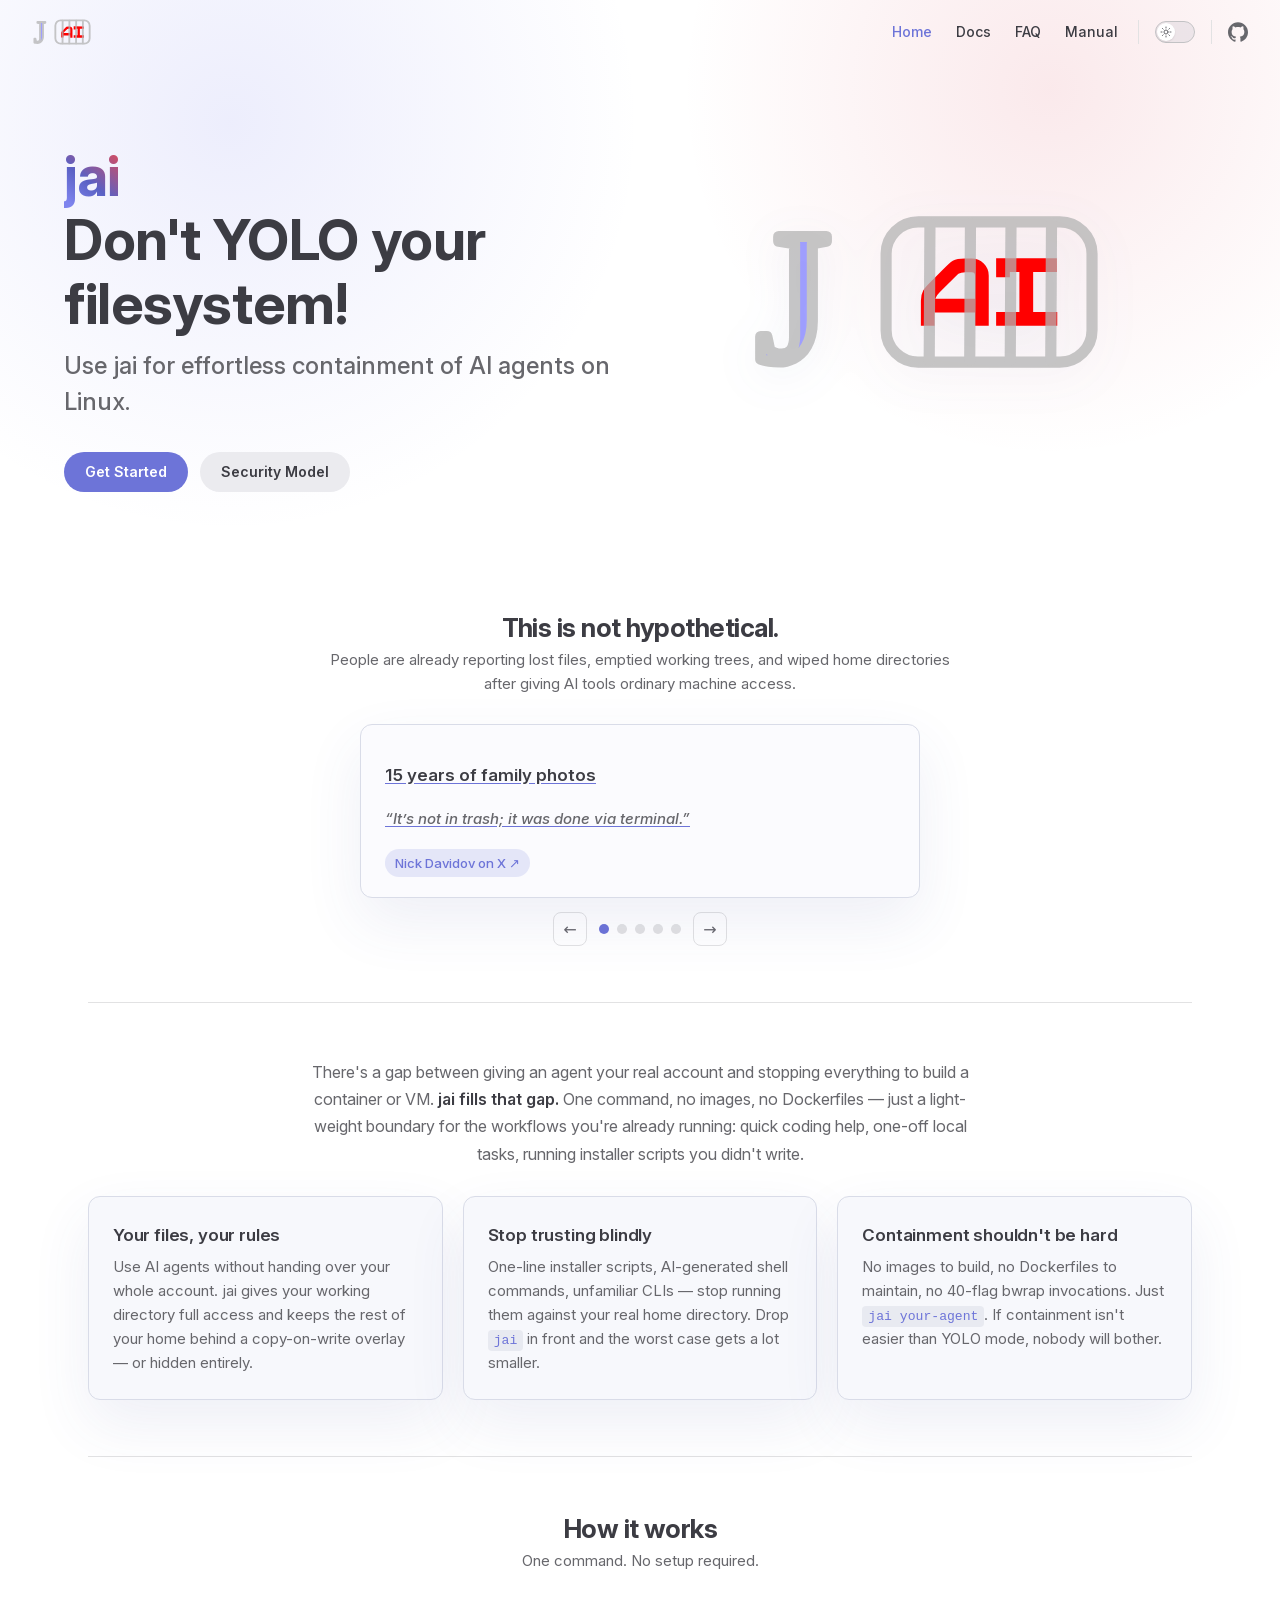
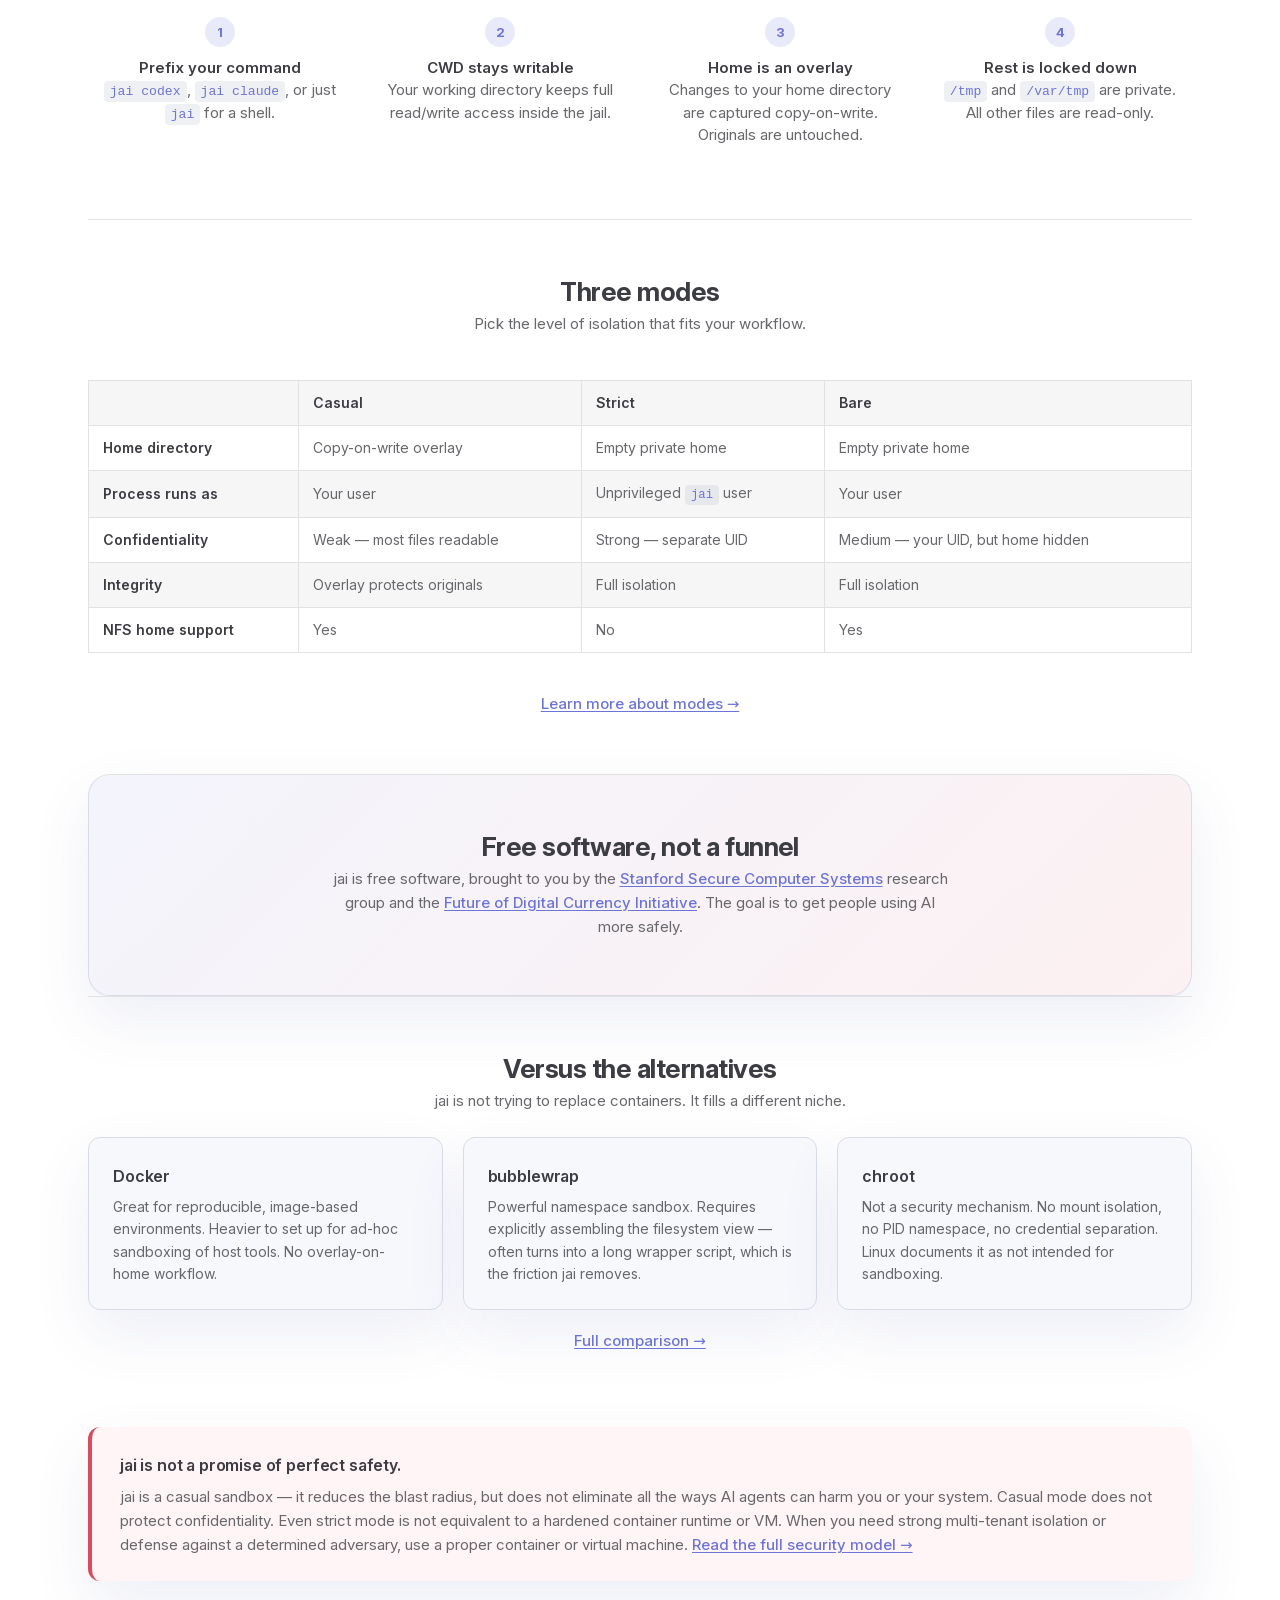
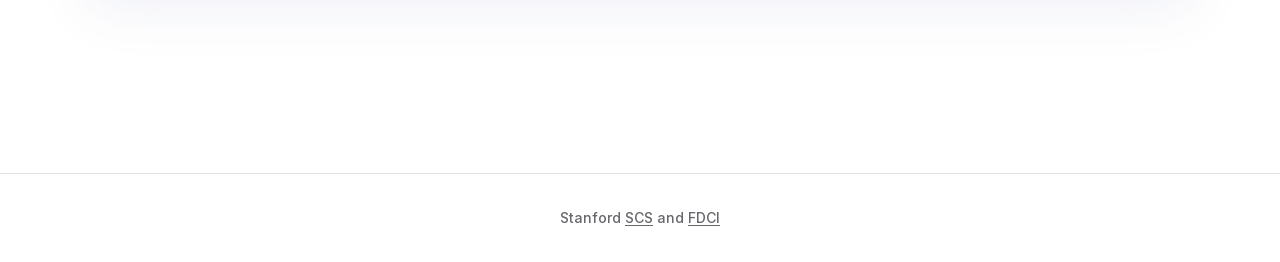
<file: index.html>
<!DOCTYPE html>
<html lang="en-US" dir="ltr">
  <head>
    <meta charset="utf-8">
    <meta name="viewport" content="width=device-width,initial-scale=1">
    <title>jai - easy containment for AI agents</title>
    <meta name="description" content="Super-lightweight Linux sandbox for AI agents">
    <meta name="generator" content="VitePress v1.6.4">
    <link rel="preload stylesheet" href="/assets/style.BYW52mwf.css" as="style">
    <link rel="preload stylesheet" href="/vp-icons.css" as="style">
    
    <script type="module" src="/assets/app.BrpueRPc.js"></script>
    <link rel="preload" href="/assets/inter-roman-latin.Di8DUHzh.woff2" as="font" type="font/woff2" crossorigin="">
    <link rel="modulepreload" href="/assets/chunks/theme.Dvjj_dE6.js">
    <link rel="modulepreload" href="/assets/chunks/framework.D7zHIyZF.js">
    <link rel="modulepreload" href="/assets/index.md.RLLI2Iuz.lean.js">
    <meta name="theme-color" content="#6d74d8">
    <script id="check-dark-mode">(()=>{const e=localStorage.getItem("vitepress-theme-appearance")||"auto",a=window.matchMedia("(prefers-color-scheme: dark)").matches;(!e||e==="auto"?a:e==="dark")&&document.documentElement.classList.add("dark")})();</script>
    <script id="check-mac-os">document.documentElement.classList.toggle("mac",/Mac|iPhone|iPod|iPad/i.test(navigator.platform));</script>
  </head>
  <body>
    <div id="app"><div class="Layout" data-v-d8b57b2d><!--[--><!--]--><!--[--><span tabindex="-1" data-v-fcbfc0e0></span><a href="#VPContent" class="VPSkipLink visually-hidden" data-v-fcbfc0e0>Skip to content</a><!--]--><!----><header class="VPNav" data-v-d8b57b2d data-v-7ad780c2><div class="VPNavBar" data-v-7ad780c2 data-v-9fd4d1dd><div class="wrapper" data-v-9fd4d1dd><div class="container" data-v-9fd4d1dd><div class="title" data-v-9fd4d1dd><div class="VPNavBarTitle" data-v-9fd4d1dd data-v-9f43907a><a class="title" href="/" data-v-9f43907a><!--[--><!--[--><!--[--><!--[--><div class="jai-brand nav"><img src="/assets/logo.C7a5JZI0.svg" alt="" aria-hidden="true"></div><!--]--><!--]--><!--]--><!--]--><!----><!----><!--[--><!--]--></a></div></div><div class="content" data-v-9fd4d1dd><div class="content-body" data-v-9fd4d1dd><!--[--><!--]--><div class="VPNavBarSearch search" data-v-9fd4d1dd><!----></div><nav aria-labelledby="main-nav-aria-label" class="VPNavBarMenu menu" data-v-9fd4d1dd data-v-afb2845e><span id="main-nav-aria-label" class="visually-hidden" data-v-afb2845e> Main Navigation </span><!--[--><!--[--><a class="VPLink link VPNavBarMenuLink active" href="/" tabindex="0" data-v-afb2845e data-v-815115f5><!--[--><span data-v-815115f5>Home</span><!--]--></a><!--]--><!--[--><a class="VPLink link VPNavBarMenuLink" href="/install.html" tabindex="0" data-v-afb2845e data-v-815115f5><!--[--><span data-v-815115f5>Docs</span><!--]--></a><!--]--><!--[--><a class="VPLink link VPNavBarMenuLink" href="/faq.html" tabindex="0" data-v-afb2845e data-v-815115f5><!--[--><span data-v-815115f5>FAQ</span><!--]--></a><!--]--><!--[--><a class="VPLink link VPNavBarMenuLink" href="/jai.1.html" tabindex="0" data-v-afb2845e data-v-815115f5><!--[--><span data-v-815115f5>Manual</span><!--]--></a><!--]--><!--]--></nav><!----><div class="VPNavBarAppearance appearance" data-v-9fd4d1dd data-v-3f90c1a5><button class="VPSwitch VPSwitchAppearance" type="button" role="switch" title aria-checked="false" data-v-3f90c1a5 data-v-be9742d9 data-v-b4ccac88><span class="check" data-v-b4ccac88><span class="icon" data-v-b4ccac88><!--[--><span class="vpi-sun sun" data-v-be9742d9></span><span class="vpi-moon moon" data-v-be9742d9></span><!--]--></span></span></button></div><div class="VPSocialLinks VPNavBarSocialLinks social-links" data-v-9fd4d1dd data-v-ef6192dc data-v-e71e869c><!--[--><a class="VPSocialLink no-icon" href="https://github.com/stanford-scs/jai" aria-label="github" target="_blank" rel="noopener" data-v-e71e869c data-v-60a9a2d3><span class="vpi-social-github"></span></a><!--]--></div><div class="VPFlyout VPNavBarExtra extra" data-v-9fd4d1dd data-v-f953d92f data-v-bfe7971f><button type="button" class="button" aria-haspopup="true" aria-expanded="false" aria-label="extra navigation" data-v-bfe7971f><span class="vpi-more-horizontal icon" data-v-bfe7971f></span></button><div class="menu" data-v-bfe7971f><div class="VPMenu" data-v-bfe7971f data-v-20ed86d6><!----><!--[--><!--[--><!----><div class="group" data-v-f953d92f><div class="item appearance" data-v-f953d92f><p class="label" data-v-f953d92f>Appearance</p><div class="appearance-action" data-v-f953d92f><button class="VPSwitch VPSwitchAppearance" type="button" role="switch" title aria-checked="false" data-v-f953d92f data-v-be9742d9 data-v-b4ccac88><span class="check" data-v-b4ccac88><span class="icon" data-v-b4ccac88><!--[--><span class="vpi-sun sun" data-v-be9742d9></span><span class="vpi-moon moon" data-v-be9742d9></span><!--]--></span></span></button></div></div></div><div class="group" data-v-f953d92f><div class="item social-links" data-v-f953d92f><div class="VPSocialLinks social-links-list" data-v-f953d92f data-v-e71e869c><!--[--><a class="VPSocialLink no-icon" href="https://github.com/stanford-scs/jai" aria-label="github" target="_blank" rel="noopener" data-v-e71e869c data-v-60a9a2d3><span class="vpi-social-github"></span></a><!--]--></div></div></div><!--]--><!--]--></div></div></div><!--[--><!--]--><button type="button" class="VPNavBarHamburger hamburger" aria-label="mobile navigation" aria-expanded="false" aria-controls="VPNavScreen" data-v-9fd4d1dd data-v-6bee1efd><span class="container" data-v-6bee1efd><span class="top" data-v-6bee1efd></span><span class="middle" data-v-6bee1efd></span><span class="bottom" data-v-6bee1efd></span></span></button></div></div></div></div><div class="divider" data-v-9fd4d1dd><div class="divider-line" data-v-9fd4d1dd></div></div></div><!----></header><!----><!----><div class="VPContent is-home" id="VPContent" data-v-d8b57b2d data-v-9a6c75ad><div class="VPHome" data-v-9a6c75ad data-v-e07eaea7><!--[--><!--]--><div class="VPHero has-image VPHomeHero" data-v-e07eaea7 data-v-dd8814ff><div class="container" data-v-dd8814ff><div class="main" data-v-dd8814ff><!--[--><!--]--><!--[--><h1 class="heading" data-v-dd8814ff><span class="name clip" data-v-dd8814ff>jai</span><span class="text" data-v-dd8814ff>Don't YOLO your filesystem!</span></h1><p class="tagline" data-v-dd8814ff>Use jai for effortless containment of AI agents on Linux.</p><!--]--><!--[--><!--]--><div class="actions" data-v-dd8814ff><!--[--><div class="action" data-v-dd8814ff><a class="VPButton medium brand" href="/quick-start.html" data-v-dd8814ff data-v-93dc4167>Get Started</a></div><div class="action" data-v-dd8814ff><a class="VPButton medium alt" href="/security.html" data-v-dd8814ff data-v-93dc4167>Security Model</a></div><!--]--></div><!--[--><!--]--></div><div class="image" data-v-dd8814ff><div class="image-container" data-v-dd8814ff><div class="image-bg" data-v-dd8814ff></div><!--[--><!--[--><!--[--><!--[--><!--[--><div class="jai-brand hero"><img src="/assets/logo.C7a5JZI0.svg" alt="jai logo"></div><!--]--><!--]--><!--]--><!--]--><!--]--></div></div></div></div><!--[--><!--]--><!--[--><!--]--><!----><!--[--><!--]--><div class="vp-doc container" style="" data-v-e07eaea7 data-v-c141a4bd><!--[--><div style="position:relative;" data-v-e07eaea7><div><div class="home-content"><section class="incidents-section"><h2 id="this-is-not-hypothetical" tabindex="-1">This is not hypothetical. <a class="header-anchor" href="#this-is-not-hypothetical" aria-label="Permalink to &quot;This is not hypothetical.&quot;">​</a></h2><p>People are already reporting lost files, emptied working trees, and wiped home directories after giving AI tools ordinary machine access.</p><div class="incident-carousel" tabindex="0" role="region" aria-label="Reported filesystem incidents" aria-roledescription="carousel"><div class="incident-viewport"><!--[--><div class="active incident-card" role="group" aria-roledescription="slide" aria-label="Incident 1 of 5" aria-hidden="false"><a href="https://x.com/Nick_Davidov/status/2019982510478995782" target="_blank" rel="noopener noreferrer" class="incident-link" tabindex="0"><p class="incident-headline">15 years of family photos</p><p class="incident-quote">“It’s not in trash; it was done via terminal.”</p><span class="incident-source" data-type="x">Nick Davidov on X ↗ </span></a></div><div class="incident-card" role="group" aria-roledescription="slide" aria-label="Incident 2 of 5" aria-hidden="true"><a href="https://github.com/anthropics/claude-code/issues/10077" target="_blank" rel="noopener noreferrer" class="incident-link" tabindex="-1"><p class="incident-headline">Claude Code wiped a home directory</p><p class="incident-quote">“Complete loss of active development projects.”</p><span class="incident-source" data-type="github">Anthropic GitHub issue #10077 ↗ </span></a></div><div class="incident-card" role="group" aria-roledescription="slide" aria-label="Incident 3 of 5" aria-hidden="true"><a href="https://forum.cursor.com/t/cursor-deleted-all-files-in-directory/71183" target="_blank" rel="noopener noreferrer" class="incident-link" tabindex="-1"><p class="incident-headline">Cursor emptied a working tree</p><p class="incident-quote">“Everything just gone.”</p><span class="incident-source" data-type="forum">Cursor Community Forum ↗ </span></a></div><div class="incident-card" role="group" aria-roledescription="slide" aria-label="Incident 4 of 5" aria-hidden="true"><a href="https://www.reddit.com/r/google_antigravity/comments/1p82or6/google_antigravity_just_deleted_the_contents_of/" target="_blank" rel="noopener noreferrer" class="incident-link" tabindex="-1"><p class="incident-headline">Antigravity wiped a whole drive</p><p class="incident-quote">“My whole D drive was unintentionally wiped.”</p><span class="incident-source" data-type="reddit">Reddit post ↗ </span></a></div><div class="incident-card" role="group" aria-roledescription="slide" aria-label="Incident 5 of 5" aria-hidden="true"><a href="https://forum.cursor.com/t/cursor-deleted-100gb-of-files-from-my-computer/137711" target="_blank" rel="noopener noreferrer" class="incident-link" tabindex="-1"><p class="incident-headline">Cursor deleted 100GB</p><p class="incident-quote">“decided to delete 100GB from my computer.”</p><span class="incident-source" data-type="forum">Cursor Community Forum ↗ </span></a></div><!--]--></div><div class="incident-nav" role="group" aria-label="Slide controls"><button aria-label="Previous incident" class="incident-arrow">←</button><div class="incident-dots"><!--[--><button class="active incident-dot" aria-label="Go to slide 1: 15 years of family photos" aria-current="true"></button><button class="incident-dot" aria-label="Go to slide 2: Claude Code wiped a home directory"></button><button class="incident-dot" aria-label="Go to slide 3: Cursor emptied a working tree"></button><button class="incident-dot" aria-label="Go to slide 4: Antigravity wiped a whole drive"></button><button class="incident-dot" aria-label="Go to slide 5: Cursor deleted 100GB"></button><!--]--></div><button aria-label="Next incident" class="incident-arrow">→</button></div></div></section><section class="reasons-section"><p>There&#39;s a gap between giving an agent your real account and stopping everything to build a container or VM. <strong>jai fills that gap.</strong> One command, no images, no Dockerfiles — just a light-weight boundary for the workflows you&#39;re already running: quick coding help, one-off local tasks, running installer scripts you didn&#39;t write.</p><div class="reason-grid"><div class="reason-card"><h3>Your files, your rules</h3><p>Use AI agents without handing over your whole account. jai gives your working directory full access and keeps the rest of your home behind a copy-on-write overlay — or hidden entirely.</p></div><div class="reason-card"><h3>Stop trusting blindly</h3><p>One-line installer scripts, AI-generated shell commands, unfamiliar CLIs — stop running them against your real home directory. Drop <code>jai</code> in front and the worst case gets a lot smaller.</p></div><div class="reason-card"><h3>Containment shouldn&#39;t be hard</h3><p>No images to build, no Dockerfiles to maintain, no 40-flag bwrap invocations. Just <code>jai your-agent</code>. If containment isn&#39;t easier than YOLO mode, nobody will bother.</p></div></div></section><section class="how-section"><h2 id="how-it-works" tabindex="-1">How it works <a class="header-anchor" href="#how-it-works" aria-label="Permalink to &quot;How it works&quot;">​</a></h2><p>One command. No setup required.</p><div class="steps-grid"><div class="step"><span class="step-num">1</span><p><strong>Prefix your command</strong><br><code>jai codex</code>, <code>jai claude</code>, or just <code>jai</code> for a shell.</p></div><div class="step"><span class="step-num">2</span><p><strong>CWD stays writable</strong><br>Your working directory keeps full read/write access inside the jail.</p></div><div class="step"><span class="step-num">3</span><p><strong>Home is an overlay</strong><br>Changes to your home directory are captured copy-on-write. Originals are untouched.</p></div><div class="step"><span class="step-num">4</span><p><strong>Rest is locked down</strong><br><code>/tmp</code> and <code>/var/tmp</code> are private. All other files are read-only.</p></div></div></section><section class="modes-section"><h2 id="three-modes" tabindex="-1">Three modes <a class="header-anchor" href="#three-modes" aria-label="Permalink to &quot;Three modes&quot;">​</a></h2><p>Pick the level of isolation that fits your workflow.</p><div class="mode-table"><table tabindex="0"><thead><tr><th></th><th>Casual</th><th>Strict</th><th>Bare</th></tr></thead><tbody><tr><td>Home directory</td><td>Copy-on-write overlay</td><td>Empty private home</td><td>Empty private home</td></tr><tr><td>Process runs as</td><td>Your user</td><td>Unprivileged <code>jai</code> user</td><td>Your user</td></tr><tr><td>Confidentiality</td><td>Weak — most files readable</td><td>Strong — separate UID</td><td>Medium — your UID, but home hidden</td></tr><tr><td>Integrity</td><td>Overlay protects originals</td><td>Full isolation</td><td>Full isolation</td></tr><tr><td>NFS home support</td><td>Yes</td><td>No</td><td>Yes</td></tr></tbody></table></div><div class="section-link"><p><a href="/modes.html">Learn more about modes →</a></p></div></section><section class="free-section"><h2 id="free-software-not-a-funnel" tabindex="-1">Free software, not a funnel <a class="header-anchor" href="#free-software-not-a-funnel" aria-label="Permalink to &quot;Free software, not a funnel&quot;">​</a></h2><p>jai is free software, brought to you by the <a href="https://www.scs.stanford.edu/" target="_blank" rel="noreferrer">Stanford Secure Computer Systems</a> research group and the <a href="https://fdc.stanford.edu/" target="_blank" rel="noreferrer">Future of Digital Currency Initiative</a>. The goal is to get people using AI more safely.</p></section><section class="compare-section"><h2 id="versus-the-alternatives" tabindex="-1">Versus the alternatives <a class="header-anchor" href="#versus-the-alternatives" aria-label="Permalink to &quot;Versus the alternatives&quot;">​</a></h2><p>jai is not trying to replace containers. It fills a different niche.</p><div class="compare-grid"><div class="compare-card"><h3>Docker</h3><p>Great for reproducible, image-based environments. Heavier to set up for ad-hoc sandboxing of host tools. No overlay-on-home workflow.</p></div><div class="compare-card"><h3>bubblewrap</h3><p>Powerful namespace sandbox. Requires explicitly assembling the filesystem view — often turns into a long wrapper script, which is the friction jai removes.</p></div><div class="compare-card"><h3>chroot</h3><p>Not a security mechanism. No mount isolation, no PID namespace, no credential separation. Linux documents it as not intended for sandboxing.</p></div></div><div class="section-link"><p><a href="/comparison.html">Full comparison →</a></p></div></section><div class="honest-callout"><h3>jai is not a promise of perfect safety.</h3><p>jai is a casual sandbox — it reduces the blast radius, but does not eliminate all the ways AI agents can harm you or your system. Casual mode does not protect confidentiality. Even strict mode is not equivalent to a hardened container runtime or VM. When you need strong multi-tenant isolation or defense against a determined adversary, use a proper container or virtual machine. <a href="/security.html">Read the full security model →</a></p></div></div></div></div><!--]--></div></div></div><footer class="VPFooter" data-v-d8b57b2d data-v-566314d4><div class="container" data-v-566314d4><p class="message" data-v-566314d4>Stanford <a href="https://www.scs.stanford.edu/">SCS</a> and <a href="https://fdc.stanford.edu">FDCI</a></p><!----></div></footer><!--[--><!--]--></div></div>
    <script>window.__VP_HASH_MAP__=JSON.parse("{\"arch-vm.md\":\"C6MKwmxR\",\"comparison.md\":\"D2zLo0gn\",\"configuration.md\":\"CNivb8Nd\",\"contributing.md\":\"D4m3iJVb\",\"faq.md\":\"C-2zPZwo\",\"index.md\":\"RLLI2Iuz\",\"install.md\":\"C6gbkqf0\",\"jai.1.md\":\"j8RJZ1tO\",\"modes.md\":\"DXrzCtUB\",\"quick-start.md\":\"B-2snAY4\",\"recipes.md\":\"SSujxxqc\",\"security.md\":\"Dh8Z0ZJg\"}");window.__VP_SITE_DATA__=JSON.parse("{\"lang\":\"en-US\",\"dir\":\"ltr\",\"title\":\"jai - easy containment for AI agents\",\"description\":\"Super-lightweight Linux sandbox for AI agents\",\"base\":\"/\",\"head\":[],\"router\":{\"prefetchLinks\":true},\"appearance\":true,\"themeConfig\":{\"siteTitle\":false,\"nav\":[{\"text\":\"Home\",\"link\":\"/\"},{\"text\":\"Docs\",\"link\":\"/install\"},{\"text\":\"FAQ\",\"link\":\"/faq\"},{\"text\":\"Manual\",\"link\":\"jai.1\"}],\"sidebar\":[{\"text\":\"Guide\",\"items\":[{\"text\":\"Install / Build\",\"link\":\"/install\"},{\"text\":\"Quick Start\",\"link\":\"/quick-start\"},{\"text\":\"Modes\",\"link\":\"/modes\"},{\"text\":\"Configuration\",\"link\":\"/configuration\"},{\"text\":\"Recipes\",\"link\":\"/recipes\"},{\"text\":\"Security Model\",\"link\":\"/security\"},{\"text\":\"Comparison\",\"link\":\"/comparison\"},{\"text\":\"FAQ\",\"link\":\"/faq\"},{\"text\":\"Manual\",\"link\":\"/jai.1\"},{\"text\":\"Arch VM Setup\",\"link\":\"/arch-vm\"},{\"text\":\"Contributing\",\"link\":\"/contributing\"}]}],\"socialLinks\":[{\"icon\":\"github\",\"link\":\"https://github.com/stanford-scs/jai\"}],\"footer\":{\"message\":\"Stanford <a href=\\\"https://www.scs.stanford.edu/\\\">SCS</a> and <a href=\\\"https://fdc.stanford.edu\\\">FDCI</a>\"}},\"locales\":{},\"scrollOffset\":134,\"cleanUrls\":false}");</script>
    
  </body>
</html>
</file>
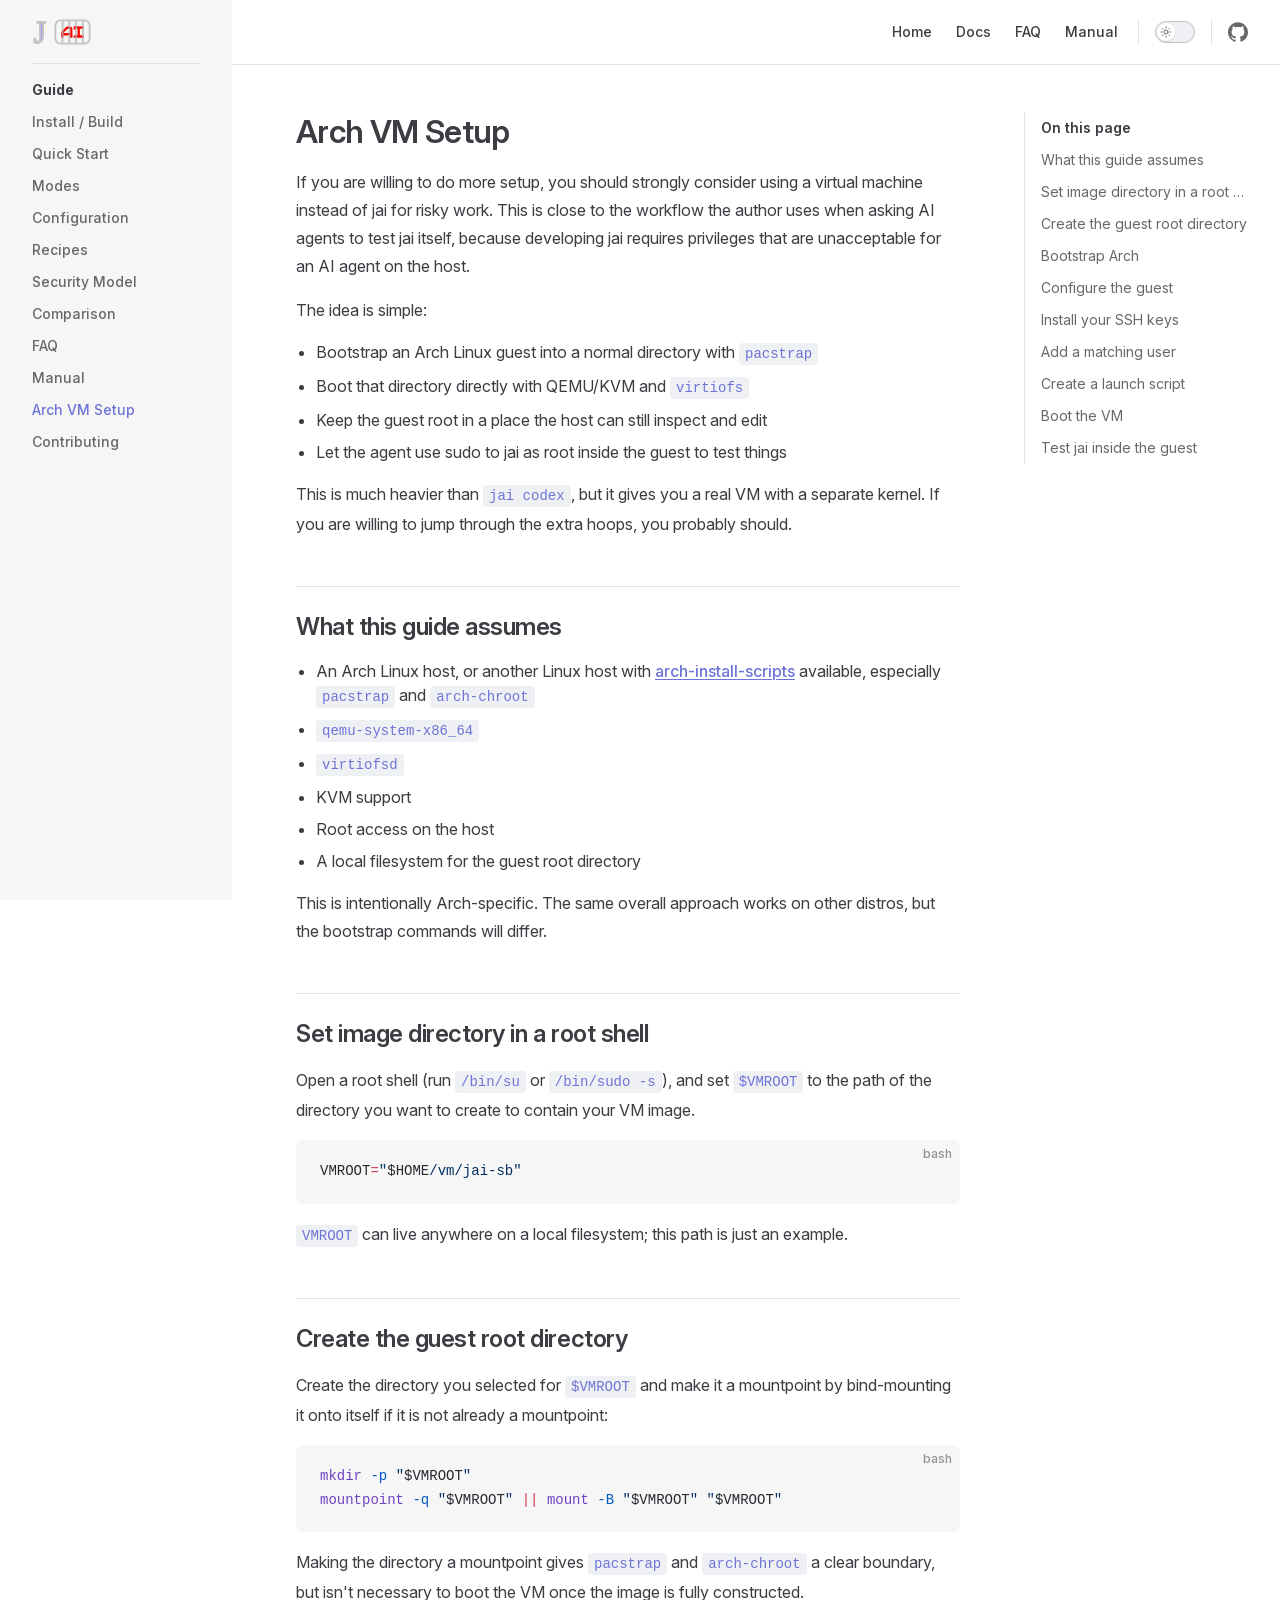
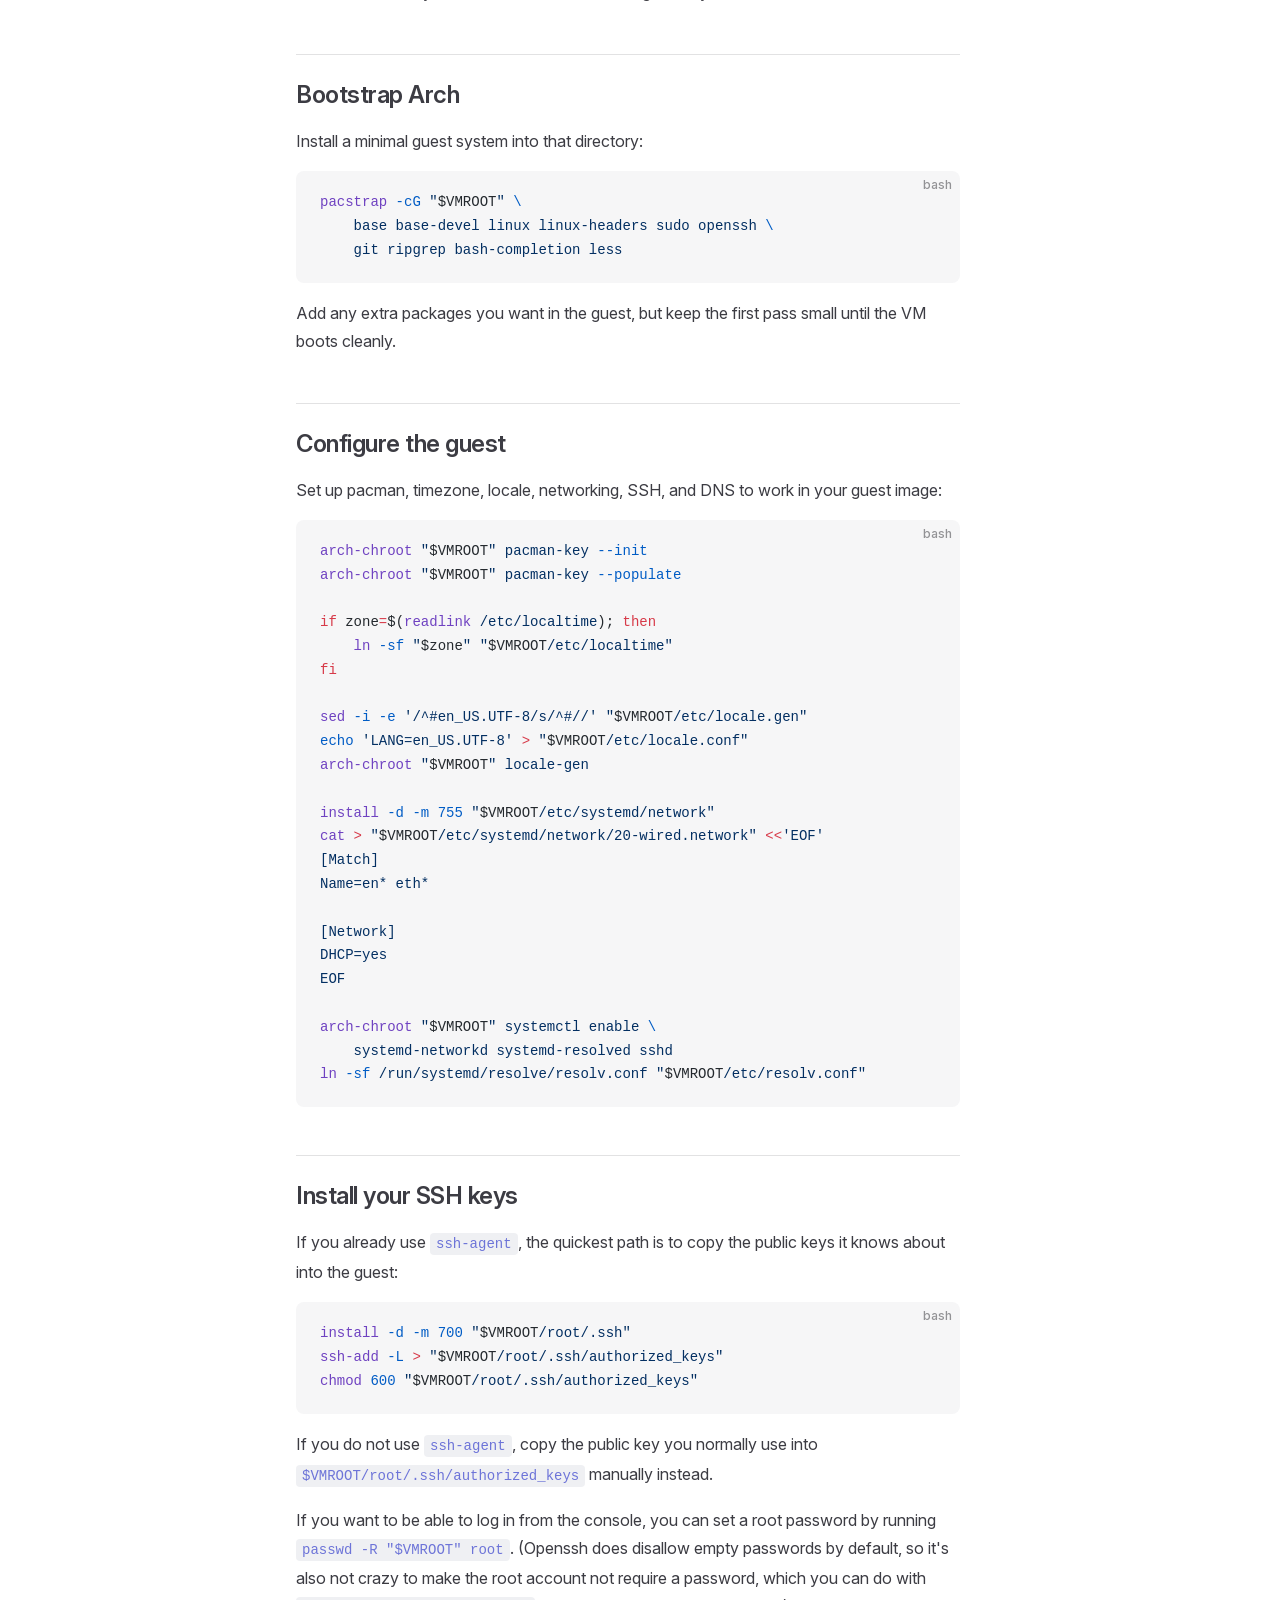
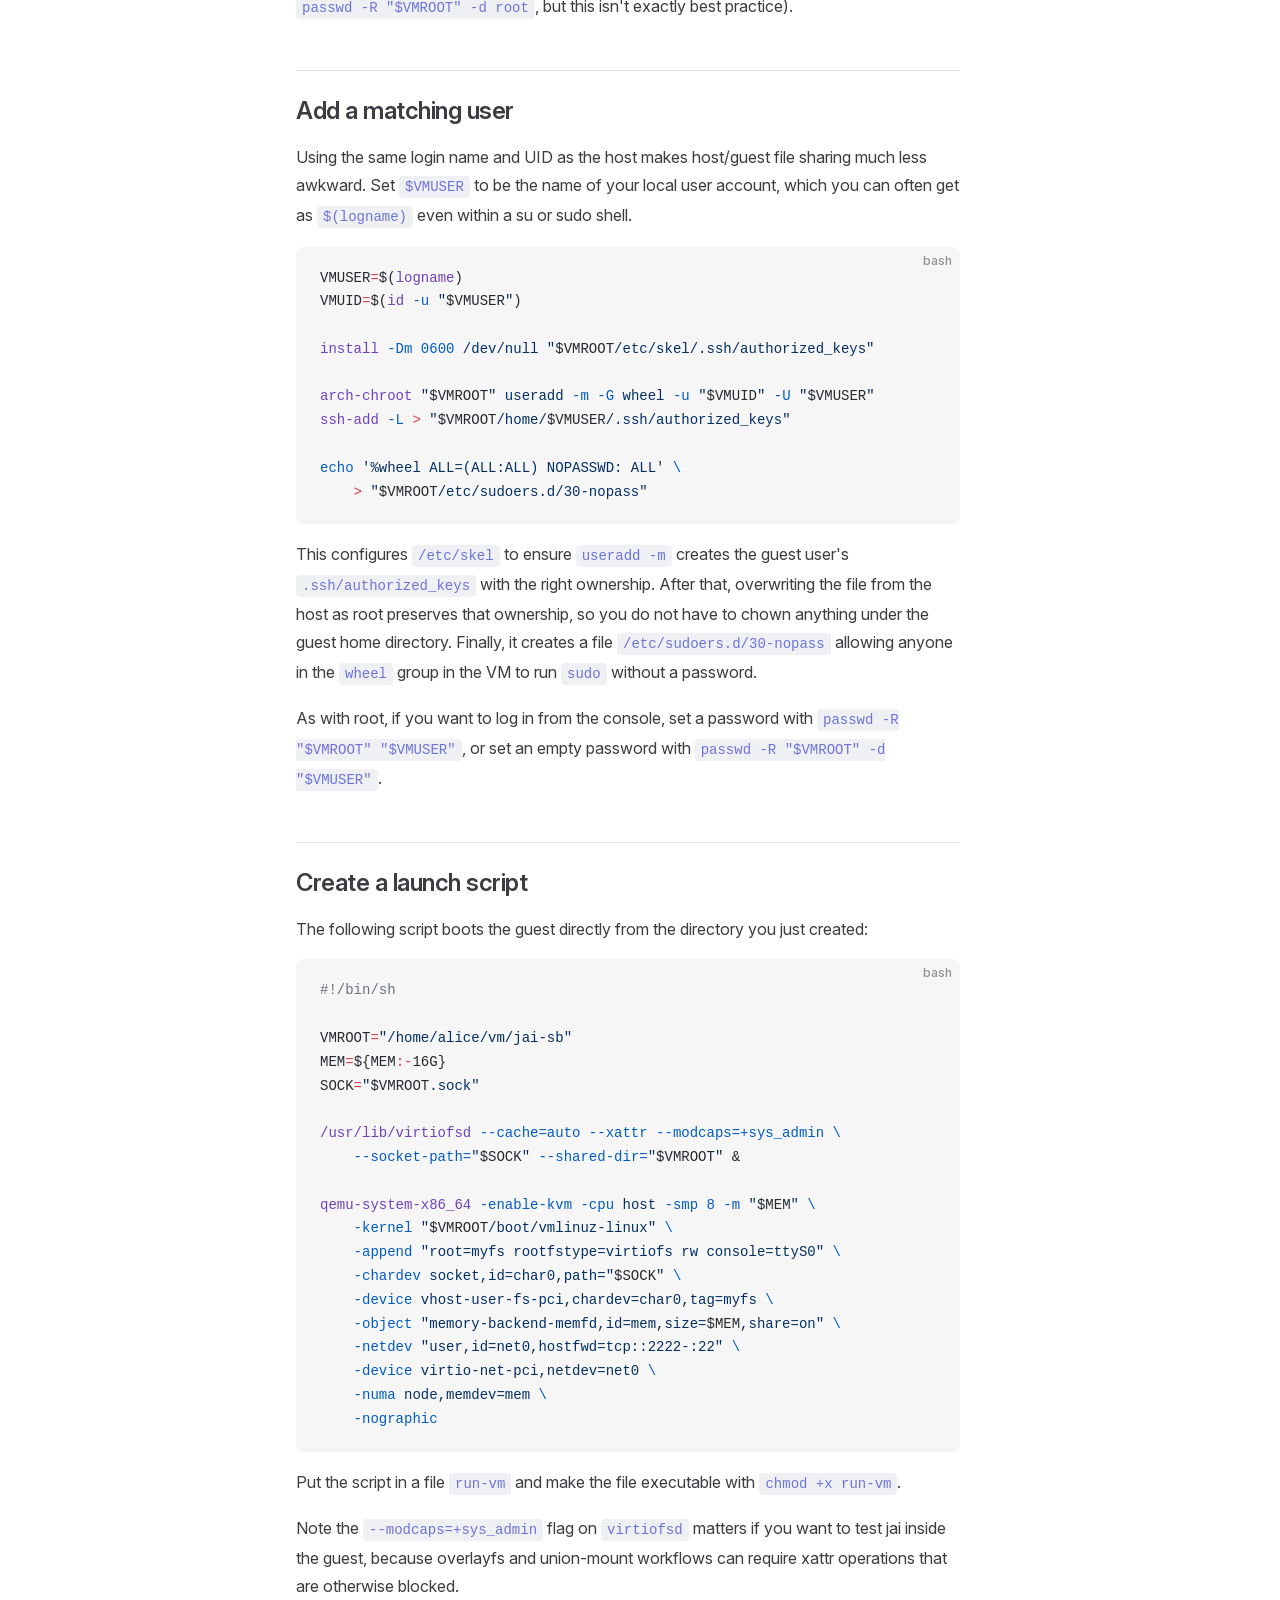
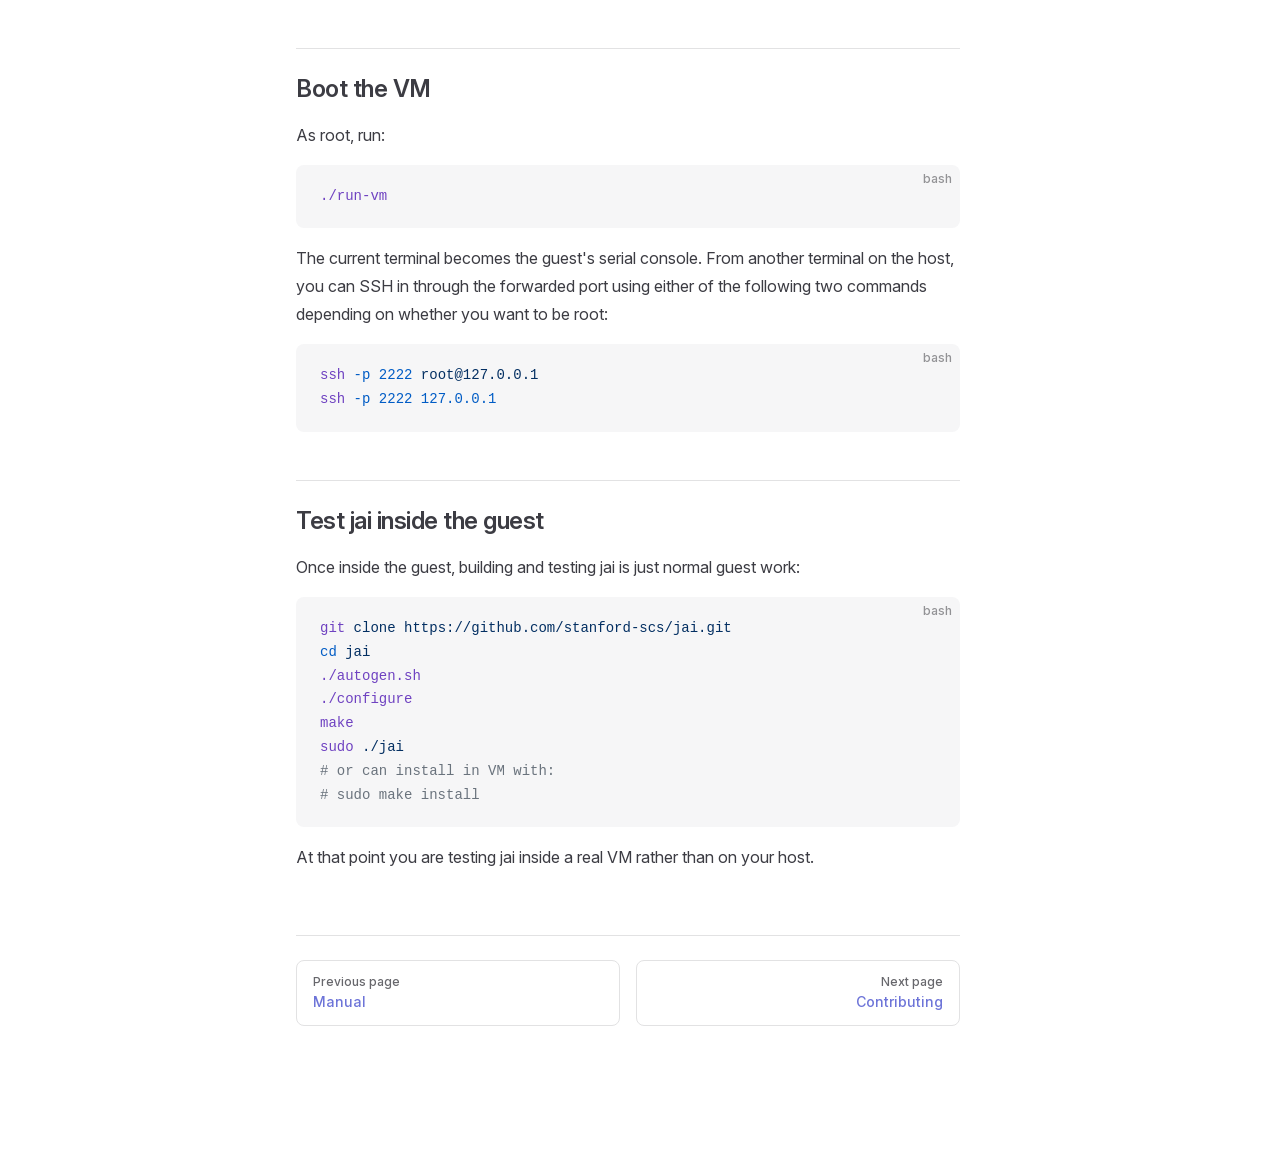
<file: arch-vm.html>
<!DOCTYPE html>
<html lang="en-US" dir="ltr">
  <head>
    <meta charset="utf-8">
    <meta name="viewport" content="width=device-width,initial-scale=1">
    <title>Arch VM Setup | jai - easy containment for AI agents</title>
    <meta name="description" content="Super-lightweight Linux sandbox for AI agents">
    <meta name="generator" content="VitePress v1.6.4">
    <link rel="preload stylesheet" href="/assets/style.BYW52mwf.css" as="style">
    <link rel="preload stylesheet" href="/vp-icons.css" as="style">
    
    <script type="module" src="/assets/app.BrpueRPc.js"></script>
    <link rel="preload" href="/assets/inter-roman-latin.Di8DUHzh.woff2" as="font" type="font/woff2" crossorigin="">
    <link rel="modulepreload" href="/assets/chunks/theme.Dvjj_dE6.js">
    <link rel="modulepreload" href="/assets/chunks/framework.D7zHIyZF.js">
    <link rel="modulepreload" href="/assets/arch-vm.md.C6MKwmxR.lean.js">
    <meta name="theme-color" content="#6d74d8">
    <script id="check-dark-mode">(()=>{const e=localStorage.getItem("vitepress-theme-appearance")||"auto",a=window.matchMedia("(prefers-color-scheme: dark)").matches;(!e||e==="auto"?a:e==="dark")&&document.documentElement.classList.add("dark")})();</script>
    <script id="check-mac-os">document.documentElement.classList.toggle("mac",/Mac|iPhone|iPod|iPad/i.test(navigator.platform));</script>
  </head>
  <body>
    <div id="app"><div class="Layout" data-v-d8b57b2d><!--[--><!--]--><!--[--><span tabindex="-1" data-v-fcbfc0e0></span><a href="#VPContent" class="VPSkipLink visually-hidden" data-v-fcbfc0e0>Skip to content</a><!--]--><!----><header class="VPNav" data-v-d8b57b2d data-v-7ad780c2><div class="VPNavBar" data-v-7ad780c2 data-v-9fd4d1dd><div class="wrapper" data-v-9fd4d1dd><div class="container" data-v-9fd4d1dd><div class="title" data-v-9fd4d1dd><div class="VPNavBarTitle has-sidebar" data-v-9fd4d1dd data-v-9f43907a><a class="title" href="/" data-v-9f43907a><!--[--><!--[--><!--[--><!--[--><div class="jai-brand nav"><img src="/assets/logo.C7a5JZI0.svg" alt="" aria-hidden="true"></div><!--]--><!--]--><!--]--><!--]--><!----><!----><!--[--><!--]--></a></div></div><div class="content" data-v-9fd4d1dd><div class="content-body" data-v-9fd4d1dd><!--[--><!--]--><div class="VPNavBarSearch search" data-v-9fd4d1dd><!----></div><nav aria-labelledby="main-nav-aria-label" class="VPNavBarMenu menu" data-v-9fd4d1dd data-v-afb2845e><span id="main-nav-aria-label" class="visually-hidden" data-v-afb2845e> Main Navigation </span><!--[--><!--[--><a class="VPLink link VPNavBarMenuLink" href="/" tabindex="0" data-v-afb2845e data-v-815115f5><!--[--><span data-v-815115f5>Home</span><!--]--></a><!--]--><!--[--><a class="VPLink link VPNavBarMenuLink" href="/install.html" tabindex="0" data-v-afb2845e data-v-815115f5><!--[--><span data-v-815115f5>Docs</span><!--]--></a><!--]--><!--[--><a class="VPLink link VPNavBarMenuLink" href="/faq.html" tabindex="0" data-v-afb2845e data-v-815115f5><!--[--><span data-v-815115f5>FAQ</span><!--]--></a><!--]--><!--[--><a class="VPLink link VPNavBarMenuLink" href="/jai.1.html" tabindex="0" data-v-afb2845e data-v-815115f5><!--[--><span data-v-815115f5>Manual</span><!--]--></a><!--]--><!--]--></nav><!----><div class="VPNavBarAppearance appearance" data-v-9fd4d1dd data-v-3f90c1a5><button class="VPSwitch VPSwitchAppearance" type="button" role="switch" title aria-checked="false" data-v-3f90c1a5 data-v-be9742d9 data-v-b4ccac88><span class="check" data-v-b4ccac88><span class="icon" data-v-b4ccac88><!--[--><span class="vpi-sun sun" data-v-be9742d9></span><span class="vpi-moon moon" data-v-be9742d9></span><!--]--></span></span></button></div><div class="VPSocialLinks VPNavBarSocialLinks social-links" data-v-9fd4d1dd data-v-ef6192dc data-v-e71e869c><!--[--><a class="VPSocialLink no-icon" href="https://github.com/stanford-scs/jai" aria-label="github" target="_blank" rel="noopener" data-v-e71e869c data-v-60a9a2d3><span class="vpi-social-github"></span></a><!--]--></div><div class="VPFlyout VPNavBarExtra extra" data-v-9fd4d1dd data-v-f953d92f data-v-bfe7971f><button type="button" class="button" aria-haspopup="true" aria-expanded="false" aria-label="extra navigation" data-v-bfe7971f><span class="vpi-more-horizontal icon" data-v-bfe7971f></span></button><div class="menu" data-v-bfe7971f><div class="VPMenu" data-v-bfe7971f data-v-20ed86d6><!----><!--[--><!--[--><!----><div class="group" data-v-f953d92f><div class="item appearance" data-v-f953d92f><p class="label" data-v-f953d92f>Appearance</p><div class="appearance-action" data-v-f953d92f><button class="VPSwitch VPSwitchAppearance" type="button" role="switch" title aria-checked="false" data-v-f953d92f data-v-be9742d9 data-v-b4ccac88><span class="check" data-v-b4ccac88><span class="icon" data-v-b4ccac88><!--[--><span class="vpi-sun sun" data-v-be9742d9></span><span class="vpi-moon moon" data-v-be9742d9></span><!--]--></span></span></button></div></div></div><div class="group" data-v-f953d92f><div class="item social-links" data-v-f953d92f><div class="VPSocialLinks social-links-list" data-v-f953d92f data-v-e71e869c><!--[--><a class="VPSocialLink no-icon" href="https://github.com/stanford-scs/jai" aria-label="github" target="_blank" rel="noopener" data-v-e71e869c data-v-60a9a2d3><span class="vpi-social-github"></span></a><!--]--></div></div></div><!--]--><!--]--></div></div></div><!--[--><!--]--><button type="button" class="VPNavBarHamburger hamburger" aria-label="mobile navigation" aria-expanded="false" aria-controls="VPNavScreen" data-v-9fd4d1dd data-v-6bee1efd><span class="container" data-v-6bee1efd><span class="top" data-v-6bee1efd></span><span class="middle" data-v-6bee1efd></span><span class="bottom" data-v-6bee1efd></span></span></button></div></div></div></div><div class="divider" data-v-9fd4d1dd><div class="divider-line" data-v-9fd4d1dd></div></div></div><!----></header><div class="VPLocalNav has-sidebar empty" data-v-d8b57b2d data-v-2488c25a><div class="container" data-v-2488c25a><button class="menu" aria-expanded="false" aria-controls="VPSidebarNav" data-v-2488c25a><span class="vpi-align-left menu-icon" data-v-2488c25a></span><span class="menu-text" data-v-2488c25a>Menu</span></button><div class="VPLocalNavOutlineDropdown" style="--vp-vh:0px;" data-v-2488c25a data-v-6b867909><button data-v-6b867909>Return to top</button><!----></div></div></div><aside class="VPSidebar" data-v-d8b57b2d data-v-42c4c606><div class="curtain" data-v-42c4c606></div><nav class="nav" id="VPSidebarNav" aria-labelledby="sidebar-aria-label" tabindex="-1" data-v-42c4c606><span class="visually-hidden" id="sidebar-aria-label" data-v-42c4c606> Sidebar Navigation </span><!--[--><!--]--><!--[--><div class="no-transition group" data-v-51288d80><section class="VPSidebarItem level-0 has-active" data-v-51288d80 data-v-0009425e><div class="item" role="button" tabindex="0" data-v-0009425e><div class="indicator" data-v-0009425e></div><h2 class="text" data-v-0009425e>Guide</h2><!----></div><div class="items" data-v-0009425e><!--[--><div class="VPSidebarItem level-1 is-link" data-v-0009425e data-v-0009425e><div class="item" data-v-0009425e><div class="indicator" data-v-0009425e></div><a class="VPLink link link" href="/install.html" data-v-0009425e><!--[--><p class="text" data-v-0009425e>Install / Build</p><!--]--></a><!----></div><!----></div><div class="VPSidebarItem level-1 is-link" data-v-0009425e data-v-0009425e><div class="item" data-v-0009425e><div class="indicator" data-v-0009425e></div><a class="VPLink link link" href="/quick-start.html" data-v-0009425e><!--[--><p class="text" data-v-0009425e>Quick Start</p><!--]--></a><!----></div><!----></div><div class="VPSidebarItem level-1 is-link" data-v-0009425e data-v-0009425e><div class="item" data-v-0009425e><div class="indicator" data-v-0009425e></div><a class="VPLink link link" href="/modes.html" data-v-0009425e><!--[--><p class="text" data-v-0009425e>Modes</p><!--]--></a><!----></div><!----></div><div class="VPSidebarItem level-1 is-link" data-v-0009425e data-v-0009425e><div class="item" data-v-0009425e><div class="indicator" data-v-0009425e></div><a class="VPLink link link" href="/configuration.html" data-v-0009425e><!--[--><p class="text" data-v-0009425e>Configuration</p><!--]--></a><!----></div><!----></div><div class="VPSidebarItem level-1 is-link" data-v-0009425e data-v-0009425e><div class="item" data-v-0009425e><div class="indicator" data-v-0009425e></div><a class="VPLink link link" href="/recipes.html" data-v-0009425e><!--[--><p class="text" data-v-0009425e>Recipes</p><!--]--></a><!----></div><!----></div><div class="VPSidebarItem level-1 is-link" data-v-0009425e data-v-0009425e><div class="item" data-v-0009425e><div class="indicator" data-v-0009425e></div><a class="VPLink link link" href="/security.html" data-v-0009425e><!--[--><p class="text" data-v-0009425e>Security Model</p><!--]--></a><!----></div><!----></div><div class="VPSidebarItem level-1 is-link" data-v-0009425e data-v-0009425e><div class="item" data-v-0009425e><div class="indicator" data-v-0009425e></div><a class="VPLink link link" href="/comparison.html" data-v-0009425e><!--[--><p class="text" data-v-0009425e>Comparison</p><!--]--></a><!----></div><!----></div><div class="VPSidebarItem level-1 is-link" data-v-0009425e data-v-0009425e><div class="item" data-v-0009425e><div class="indicator" data-v-0009425e></div><a class="VPLink link link" href="/faq.html" data-v-0009425e><!--[--><p class="text" data-v-0009425e>FAQ</p><!--]--></a><!----></div><!----></div><div class="VPSidebarItem level-1 is-link" data-v-0009425e data-v-0009425e><div class="item" data-v-0009425e><div class="indicator" data-v-0009425e></div><a class="VPLink link link" href="/jai.1.html" data-v-0009425e><!--[--><p class="text" data-v-0009425e>Manual</p><!--]--></a><!----></div><!----></div><div class="VPSidebarItem level-1 is-link" data-v-0009425e data-v-0009425e><div class="item" data-v-0009425e><div class="indicator" data-v-0009425e></div><a class="VPLink link link" href="/arch-vm.html" data-v-0009425e><!--[--><p class="text" data-v-0009425e>Arch VM Setup</p><!--]--></a><!----></div><!----></div><div class="VPSidebarItem level-1 is-link" data-v-0009425e data-v-0009425e><div class="item" data-v-0009425e><div class="indicator" data-v-0009425e></div><a class="VPLink link link" href="/contributing.html" data-v-0009425e><!--[--><p class="text" data-v-0009425e>Contributing</p><!--]--></a><!----></div><!----></div><!--]--></div></section></div><!--]--><!--[--><!--]--></nav></aside><div class="VPContent has-sidebar" id="VPContent" data-v-d8b57b2d data-v-9a6c75ad><div class="VPDoc has-sidebar has-aside" data-v-9a6c75ad data-v-e6f2a212><!--[--><!--]--><div class="container" data-v-e6f2a212><div class="aside" data-v-e6f2a212><div class="aside-curtain" data-v-e6f2a212></div><div class="aside-container" data-v-e6f2a212><div class="aside-content" data-v-e6f2a212><div class="VPDocAside" data-v-e6f2a212 data-v-cb998dce><!--[--><!--]--><!--[--><!--]--><nav aria-labelledby="doc-outline-aria-label" class="VPDocAsideOutline" data-v-cb998dce data-v-f610f197><div class="content" data-v-f610f197><div class="outline-marker" data-v-f610f197></div><div aria-level="2" class="outline-title" id="doc-outline-aria-label" role="heading" data-v-f610f197>On this page</div><ul class="VPDocOutlineItem root" data-v-f610f197 data-v-53c99d69><!--[--><!--]--></ul></div></nav><!--[--><!--]--><div class="spacer" data-v-cb998dce></div><!--[--><!--]--><!----><!--[--><!--]--><!--[--><!--]--></div></div></div></div><div class="content" data-v-e6f2a212><div class="content-container" data-v-e6f2a212><!--[--><!--]--><main class="main" data-v-e6f2a212><div style="position:relative;" class="vp-doc _arch-vm" data-v-e6f2a212><div><h1 id="arch-vm-setup" tabindex="-1">Arch VM Setup <a class="header-anchor" href="#arch-vm-setup" aria-label="Permalink to &quot;Arch VM Setup&quot;">​</a></h1><p>If you are willing to do more setup, you should strongly consider using a virtual machine instead of jai for risky work. This is close to the workflow the author uses when asking AI agents to test jai itself, because developing jai requires privileges that are unacceptable for an AI agent on the host.</p><p>The idea is simple:</p><ul><li>Bootstrap an Arch Linux guest into a normal directory with <code>pacstrap</code></li><li>Boot that directory directly with QEMU/KVM and <code>virtiofs</code></li><li>Keep the guest root in a place the host can still inspect and edit</li><li>Let the agent use sudo to jai as root inside the guest to test things</li></ul><p>This is much heavier than <code>jai codex</code>, but it gives you a real VM with a separate kernel. If you are willing to jump through the extra hoops, you probably should.</p><h2 id="what-this-guide-assumes" tabindex="-1">What this guide assumes <a class="header-anchor" href="#what-this-guide-assumes" aria-label="Permalink to &quot;What this guide assumes&quot;">​</a></h2><ul><li>An Arch Linux host, or another Linux host with <a href="https://gitlab.archlinux.org/archlinux/arch-install-scripts" target="_blank" rel="noreferrer">arch-install-scripts</a> available, especially <code>pacstrap</code> and <code>arch-chroot</code></li><li><code>qemu-system-x86_64</code></li><li><code>virtiofsd</code></li><li>KVM support</li><li>Root access on the host</li><li>A local filesystem for the guest root directory</li></ul><p>This is intentionally Arch-specific. The same overall approach works on other distros, but the bootstrap commands will differ.</p><h2 id="set-image-directory-in-a-root-shell" tabindex="-1">Set image directory in a root shell <a class="header-anchor" href="#set-image-directory-in-a-root-shell" aria-label="Permalink to &quot;Set image directory in a root shell&quot;">​</a></h2><p>Open a root shell (run <code>/bin/su</code> or <code>/bin/sudo -s</code>), and set <code>$VMROOT</code> to the path of the directory you want to create to contain your VM image.</p><div class="language-bash vp-adaptive-theme"><button title="Copy Code" class="copy"></button><span class="lang">bash</span><pre class="shiki shiki-themes github-light github-dark vp-code" tabindex="0"><code><span class="line"><span style="--shiki-light:#24292E;--shiki-dark:#E1E4E8;">VMROOT</span><span style="--shiki-light:#D73A49;--shiki-dark:#F97583;">=</span><span style="--shiki-light:#032F62;--shiki-dark:#9ECBFF;">&quot;</span><span style="--shiki-light:#24292E;--shiki-dark:#E1E4E8;">$HOME</span><span style="--shiki-light:#032F62;--shiki-dark:#9ECBFF;">/vm/jai-sb&quot;</span></span></code></pre></div><p><code>VMROOT</code> can live anywhere on a local filesystem; this path is just an example.</p><h2 id="create-the-guest-root-directory" tabindex="-1">Create the guest root directory <a class="header-anchor" href="#create-the-guest-root-directory" aria-label="Permalink to &quot;Create the guest root directory&quot;">​</a></h2><p>Create the directory you selected for <code>$VMROOT</code> and make it a mountpoint by bind-mounting it onto itself if it is not already a mountpoint:</p><div class="language-bash vp-adaptive-theme"><button title="Copy Code" class="copy"></button><span class="lang">bash</span><pre class="shiki shiki-themes github-light github-dark vp-code" tabindex="0"><code><span class="line"><span style="--shiki-light:#6F42C1;--shiki-dark:#B392F0;">mkdir</span><span style="--shiki-light:#005CC5;--shiki-dark:#79B8FF;"> -p</span><span style="--shiki-light:#032F62;--shiki-dark:#9ECBFF;"> &quot;</span><span style="--shiki-light:#24292E;--shiki-dark:#E1E4E8;">$VMROOT</span><span style="--shiki-light:#032F62;--shiki-dark:#9ECBFF;">&quot;</span></span>
<span class="line"><span style="--shiki-light:#6F42C1;--shiki-dark:#B392F0;">mountpoint</span><span style="--shiki-light:#005CC5;--shiki-dark:#79B8FF;"> -q</span><span style="--shiki-light:#032F62;--shiki-dark:#9ECBFF;"> &quot;</span><span style="--shiki-light:#24292E;--shiki-dark:#E1E4E8;">$VMROOT</span><span style="--shiki-light:#032F62;--shiki-dark:#9ECBFF;">&quot;</span><span style="--shiki-light:#D73A49;--shiki-dark:#F97583;"> ||</span><span style="--shiki-light:#6F42C1;--shiki-dark:#B392F0;"> mount</span><span style="--shiki-light:#005CC5;--shiki-dark:#79B8FF;"> -B</span><span style="--shiki-light:#032F62;--shiki-dark:#9ECBFF;"> &quot;</span><span style="--shiki-light:#24292E;--shiki-dark:#E1E4E8;">$VMROOT</span><span style="--shiki-light:#032F62;--shiki-dark:#9ECBFF;">&quot;</span><span style="--shiki-light:#032F62;--shiki-dark:#9ECBFF;"> &quot;</span><span style="--shiki-light:#24292E;--shiki-dark:#E1E4E8;">$VMROOT</span><span style="--shiki-light:#032F62;--shiki-dark:#9ECBFF;">&quot;</span></span></code></pre></div><p>Making the directory a mountpoint gives <code>pacstrap</code> and <code>arch-chroot</code> a clear boundary, but isn&#39;t necessary to boot the VM once the image is fully constructed.</p><h2 id="bootstrap-arch" tabindex="-1">Bootstrap Arch <a class="header-anchor" href="#bootstrap-arch" aria-label="Permalink to &quot;Bootstrap Arch&quot;">​</a></h2><p>Install a minimal guest system into that directory:</p><div class="language-bash vp-adaptive-theme"><button title="Copy Code" class="copy"></button><span class="lang">bash</span><pre class="shiki shiki-themes github-light github-dark vp-code" tabindex="0"><code><span class="line"><span style="--shiki-light:#6F42C1;--shiki-dark:#B392F0;">pacstrap</span><span style="--shiki-light:#005CC5;--shiki-dark:#79B8FF;"> -cG</span><span style="--shiki-light:#032F62;--shiki-dark:#9ECBFF;"> &quot;</span><span style="--shiki-light:#24292E;--shiki-dark:#E1E4E8;">$VMROOT</span><span style="--shiki-light:#032F62;--shiki-dark:#9ECBFF;">&quot;</span><span style="--shiki-light:#005CC5;--shiki-dark:#79B8FF;"> \</span></span>
<span class="line"><span style="--shiki-light:#032F62;--shiki-dark:#9ECBFF;">    base</span><span style="--shiki-light:#032F62;--shiki-dark:#9ECBFF;"> base-devel</span><span style="--shiki-light:#032F62;--shiki-dark:#9ECBFF;"> linux</span><span style="--shiki-light:#032F62;--shiki-dark:#9ECBFF;"> linux-headers</span><span style="--shiki-light:#032F62;--shiki-dark:#9ECBFF;"> sudo</span><span style="--shiki-light:#032F62;--shiki-dark:#9ECBFF;"> openssh</span><span style="--shiki-light:#005CC5;--shiki-dark:#79B8FF;"> \</span></span>
<span class="line"><span style="--shiki-light:#032F62;--shiki-dark:#9ECBFF;">    git</span><span style="--shiki-light:#032F62;--shiki-dark:#9ECBFF;"> ripgrep</span><span style="--shiki-light:#032F62;--shiki-dark:#9ECBFF;"> bash-completion</span><span style="--shiki-light:#032F62;--shiki-dark:#9ECBFF;"> less</span></span></code></pre></div><p>Add any extra packages you want in the guest, but keep the first pass small until the VM boots cleanly.</p><h2 id="configure-the-guest" tabindex="-1">Configure the guest <a class="header-anchor" href="#configure-the-guest" aria-label="Permalink to &quot;Configure the guest&quot;">​</a></h2><p>Set up pacman, timezone, locale, networking, SSH, and DNS to work in your guest image:</p><div class="language-bash vp-adaptive-theme"><button title="Copy Code" class="copy"></button><span class="lang">bash</span><pre class="shiki shiki-themes github-light github-dark vp-code" tabindex="0"><code><span class="line"><span style="--shiki-light:#6F42C1;--shiki-dark:#B392F0;">arch-chroot</span><span style="--shiki-light:#032F62;--shiki-dark:#9ECBFF;"> &quot;</span><span style="--shiki-light:#24292E;--shiki-dark:#E1E4E8;">$VMROOT</span><span style="--shiki-light:#032F62;--shiki-dark:#9ECBFF;">&quot;</span><span style="--shiki-light:#032F62;--shiki-dark:#9ECBFF;"> pacman-key</span><span style="--shiki-light:#005CC5;--shiki-dark:#79B8FF;"> --init</span></span>
<span class="line"><span style="--shiki-light:#6F42C1;--shiki-dark:#B392F0;">arch-chroot</span><span style="--shiki-light:#032F62;--shiki-dark:#9ECBFF;"> &quot;</span><span style="--shiki-light:#24292E;--shiki-dark:#E1E4E8;">$VMROOT</span><span style="--shiki-light:#032F62;--shiki-dark:#9ECBFF;">&quot;</span><span style="--shiki-light:#032F62;--shiki-dark:#9ECBFF;"> pacman-key</span><span style="--shiki-light:#005CC5;--shiki-dark:#79B8FF;"> --populate</span></span>
<span class="line"></span>
<span class="line"><span style="--shiki-light:#D73A49;--shiki-dark:#F97583;">if</span><span style="--shiki-light:#24292E;--shiki-dark:#E1E4E8;"> zone</span><span style="--shiki-light:#D73A49;--shiki-dark:#F97583;">=</span><span style="--shiki-light:#24292E;--shiki-dark:#E1E4E8;">$(</span><span style="--shiki-light:#6F42C1;--shiki-dark:#B392F0;">readlink</span><span style="--shiki-light:#032F62;--shiki-dark:#9ECBFF;"> /etc/localtime</span><span style="--shiki-light:#24292E;--shiki-dark:#E1E4E8;">); </span><span style="--shiki-light:#D73A49;--shiki-dark:#F97583;">then</span></span>
<span class="line"><span style="--shiki-light:#6F42C1;--shiki-dark:#B392F0;">    ln</span><span style="--shiki-light:#005CC5;--shiki-dark:#79B8FF;"> -sf</span><span style="--shiki-light:#032F62;--shiki-dark:#9ECBFF;"> &quot;</span><span style="--shiki-light:#24292E;--shiki-dark:#E1E4E8;">$zone</span><span style="--shiki-light:#032F62;--shiki-dark:#9ECBFF;">&quot;</span><span style="--shiki-light:#032F62;--shiki-dark:#9ECBFF;"> &quot;</span><span style="--shiki-light:#24292E;--shiki-dark:#E1E4E8;">$VMROOT</span><span style="--shiki-light:#032F62;--shiki-dark:#9ECBFF;">/etc/localtime&quot;</span></span>
<span class="line"><span style="--shiki-light:#D73A49;--shiki-dark:#F97583;">fi</span></span>
<span class="line"></span>
<span class="line"><span style="--shiki-light:#6F42C1;--shiki-dark:#B392F0;">sed</span><span style="--shiki-light:#005CC5;--shiki-dark:#79B8FF;"> -i</span><span style="--shiki-light:#005CC5;--shiki-dark:#79B8FF;"> -e</span><span style="--shiki-light:#032F62;--shiki-dark:#9ECBFF;"> &#39;/^#en_US.UTF-8/s/^#//&#39;</span><span style="--shiki-light:#032F62;--shiki-dark:#9ECBFF;"> &quot;</span><span style="--shiki-light:#24292E;--shiki-dark:#E1E4E8;">$VMROOT</span><span style="--shiki-light:#032F62;--shiki-dark:#9ECBFF;">/etc/locale.gen&quot;</span></span>
<span class="line"><span style="--shiki-light:#005CC5;--shiki-dark:#79B8FF;">echo</span><span style="--shiki-light:#032F62;--shiki-dark:#9ECBFF;"> &#39;LANG=en_US.UTF-8&#39;</span><span style="--shiki-light:#D73A49;--shiki-dark:#F97583;"> &gt;</span><span style="--shiki-light:#032F62;--shiki-dark:#9ECBFF;"> &quot;</span><span style="--shiki-light:#24292E;--shiki-dark:#E1E4E8;">$VMROOT</span><span style="--shiki-light:#032F62;--shiki-dark:#9ECBFF;">/etc/locale.conf&quot;</span></span>
<span class="line"><span style="--shiki-light:#6F42C1;--shiki-dark:#B392F0;">arch-chroot</span><span style="--shiki-light:#032F62;--shiki-dark:#9ECBFF;"> &quot;</span><span style="--shiki-light:#24292E;--shiki-dark:#E1E4E8;">$VMROOT</span><span style="--shiki-light:#032F62;--shiki-dark:#9ECBFF;">&quot;</span><span style="--shiki-light:#032F62;--shiki-dark:#9ECBFF;"> locale-gen</span></span>
<span class="line"></span>
<span class="line"><span style="--shiki-light:#6F42C1;--shiki-dark:#B392F0;">install</span><span style="--shiki-light:#005CC5;--shiki-dark:#79B8FF;"> -d</span><span style="--shiki-light:#005CC5;--shiki-dark:#79B8FF;"> -m</span><span style="--shiki-light:#005CC5;--shiki-dark:#79B8FF;"> 755</span><span style="--shiki-light:#032F62;--shiki-dark:#9ECBFF;"> &quot;</span><span style="--shiki-light:#24292E;--shiki-dark:#E1E4E8;">$VMROOT</span><span style="--shiki-light:#032F62;--shiki-dark:#9ECBFF;">/etc/systemd/network&quot;</span></span>
<span class="line"><span style="--shiki-light:#6F42C1;--shiki-dark:#B392F0;">cat</span><span style="--shiki-light:#D73A49;--shiki-dark:#F97583;"> &gt;</span><span style="--shiki-light:#032F62;--shiki-dark:#9ECBFF;"> &quot;</span><span style="--shiki-light:#24292E;--shiki-dark:#E1E4E8;">$VMROOT</span><span style="--shiki-light:#032F62;--shiki-dark:#9ECBFF;">/etc/systemd/network/20-wired.network&quot;</span><span style="--shiki-light:#D73A49;--shiki-dark:#F97583;"> &lt;&lt;</span><span style="--shiki-light:#032F62;--shiki-dark:#9ECBFF;">&#39;EOF&#39;</span></span>
<span class="line"><span style="--shiki-light:#032F62;--shiki-dark:#9ECBFF;">[Match]</span></span>
<span class="line"><span style="--shiki-light:#032F62;--shiki-dark:#9ECBFF;">Name=en* eth*</span></span>
<span class="line"></span>
<span class="line"><span style="--shiki-light:#032F62;--shiki-dark:#9ECBFF;">[Network]</span></span>
<span class="line"><span style="--shiki-light:#032F62;--shiki-dark:#9ECBFF;">DHCP=yes</span></span>
<span class="line"><span style="--shiki-light:#032F62;--shiki-dark:#9ECBFF;">EOF</span></span>
<span class="line"></span>
<span class="line"><span style="--shiki-light:#6F42C1;--shiki-dark:#B392F0;">arch-chroot</span><span style="--shiki-light:#032F62;--shiki-dark:#9ECBFF;"> &quot;</span><span style="--shiki-light:#24292E;--shiki-dark:#E1E4E8;">$VMROOT</span><span style="--shiki-light:#032F62;--shiki-dark:#9ECBFF;">&quot;</span><span style="--shiki-light:#032F62;--shiki-dark:#9ECBFF;"> systemctl</span><span style="--shiki-light:#032F62;--shiki-dark:#9ECBFF;"> enable</span><span style="--shiki-light:#005CC5;--shiki-dark:#79B8FF;"> \</span></span>
<span class="line"><span style="--shiki-light:#032F62;--shiki-dark:#9ECBFF;">    systemd-networkd</span><span style="--shiki-light:#032F62;--shiki-dark:#9ECBFF;"> systemd-resolved</span><span style="--shiki-light:#032F62;--shiki-dark:#9ECBFF;"> sshd</span></span>
<span class="line"><span style="--shiki-light:#6F42C1;--shiki-dark:#B392F0;">ln</span><span style="--shiki-light:#005CC5;--shiki-dark:#79B8FF;"> -sf</span><span style="--shiki-light:#032F62;--shiki-dark:#9ECBFF;"> /run/systemd/resolve/resolv.conf</span><span style="--shiki-light:#032F62;--shiki-dark:#9ECBFF;"> &quot;</span><span style="--shiki-light:#24292E;--shiki-dark:#E1E4E8;">$VMROOT</span><span style="--shiki-light:#032F62;--shiki-dark:#9ECBFF;">/etc/resolv.conf&quot;</span></span></code></pre></div><h2 id="install-your-ssh-keys" tabindex="-1">Install your SSH keys <a class="header-anchor" href="#install-your-ssh-keys" aria-label="Permalink to &quot;Install your SSH keys&quot;">​</a></h2><p>If you already use <code>ssh-agent</code>, the quickest path is to copy the public keys it knows about into the guest:</p><div class="language-bash vp-adaptive-theme"><button title="Copy Code" class="copy"></button><span class="lang">bash</span><pre class="shiki shiki-themes github-light github-dark vp-code" tabindex="0"><code><span class="line"><span style="--shiki-light:#6F42C1;--shiki-dark:#B392F0;">install</span><span style="--shiki-light:#005CC5;--shiki-dark:#79B8FF;"> -d</span><span style="--shiki-light:#005CC5;--shiki-dark:#79B8FF;"> -m</span><span style="--shiki-light:#005CC5;--shiki-dark:#79B8FF;"> 700</span><span style="--shiki-light:#032F62;--shiki-dark:#9ECBFF;"> &quot;</span><span style="--shiki-light:#24292E;--shiki-dark:#E1E4E8;">$VMROOT</span><span style="--shiki-light:#032F62;--shiki-dark:#9ECBFF;">/root/.ssh&quot;</span></span>
<span class="line"><span style="--shiki-light:#6F42C1;--shiki-dark:#B392F0;">ssh-add</span><span style="--shiki-light:#005CC5;--shiki-dark:#79B8FF;"> -L</span><span style="--shiki-light:#D73A49;--shiki-dark:#F97583;"> &gt;</span><span style="--shiki-light:#032F62;--shiki-dark:#9ECBFF;"> &quot;</span><span style="--shiki-light:#24292E;--shiki-dark:#E1E4E8;">$VMROOT</span><span style="--shiki-light:#032F62;--shiki-dark:#9ECBFF;">/root/.ssh/authorized_keys&quot;</span></span>
<span class="line"><span style="--shiki-light:#6F42C1;--shiki-dark:#B392F0;">chmod</span><span style="--shiki-light:#005CC5;--shiki-dark:#79B8FF;"> 600</span><span style="--shiki-light:#032F62;--shiki-dark:#9ECBFF;"> &quot;</span><span style="--shiki-light:#24292E;--shiki-dark:#E1E4E8;">$VMROOT</span><span style="--shiki-light:#032F62;--shiki-dark:#9ECBFF;">/root/.ssh/authorized_keys&quot;</span></span></code></pre></div><p>If you do not use <code>ssh-agent</code>, copy the public key you normally use into <code>$VMROOT/root/.ssh/authorized_keys</code> manually instead.</p><p>If you want to be able to log in from the console, you can set a root password by running <code>passwd -R &quot;$VMROOT&quot; root</code>. (Openssh does disallow empty passwords by default, so it&#39;s also not crazy to make the root account not require a password, which you can do with <code>passwd -R &quot;$VMROOT&quot; -d root</code>, but this isn&#39;t exactly best practice).</p><h2 id="add-a-matching-user" tabindex="-1">Add a matching user <a class="header-anchor" href="#add-a-matching-user" aria-label="Permalink to &quot;Add a matching user&quot;">​</a></h2><p>Using the same login name and UID as the host makes host/guest file sharing much less awkward. Set <code>$VMUSER</code> to be the name of your local user account, which you can often get as <code>$(logname)</code> even within a su or sudo shell.</p><div class="language-bash vp-adaptive-theme"><button title="Copy Code" class="copy"></button><span class="lang">bash</span><pre class="shiki shiki-themes github-light github-dark vp-code" tabindex="0"><code><span class="line"><span style="--shiki-light:#24292E;--shiki-dark:#E1E4E8;">VMUSER</span><span style="--shiki-light:#D73A49;--shiki-dark:#F97583;">=</span><span style="--shiki-light:#24292E;--shiki-dark:#E1E4E8;">$(</span><span style="--shiki-light:#6F42C1;--shiki-dark:#B392F0;">logname</span><span style="--shiki-light:#24292E;--shiki-dark:#E1E4E8;">)</span></span>
<span class="line"><span style="--shiki-light:#24292E;--shiki-dark:#E1E4E8;">VMUID</span><span style="--shiki-light:#D73A49;--shiki-dark:#F97583;">=</span><span style="--shiki-light:#24292E;--shiki-dark:#E1E4E8;">$(</span><span style="--shiki-light:#6F42C1;--shiki-dark:#B392F0;">id</span><span style="--shiki-light:#005CC5;--shiki-dark:#79B8FF;"> -u</span><span style="--shiki-light:#032F62;--shiki-dark:#9ECBFF;"> &quot;</span><span style="--shiki-light:#24292E;--shiki-dark:#E1E4E8;">$VMUSER</span><span style="--shiki-light:#032F62;--shiki-dark:#9ECBFF;">&quot;</span><span style="--shiki-light:#24292E;--shiki-dark:#E1E4E8;">)</span></span>
<span class="line"></span>
<span class="line"><span style="--shiki-light:#6F42C1;--shiki-dark:#B392F0;">install</span><span style="--shiki-light:#005CC5;--shiki-dark:#79B8FF;"> -Dm</span><span style="--shiki-light:#005CC5;--shiki-dark:#79B8FF;"> 0600</span><span style="--shiki-light:#032F62;--shiki-dark:#9ECBFF;"> /dev/null</span><span style="--shiki-light:#032F62;--shiki-dark:#9ECBFF;"> &quot;</span><span style="--shiki-light:#24292E;--shiki-dark:#E1E4E8;">$VMROOT</span><span style="--shiki-light:#032F62;--shiki-dark:#9ECBFF;">/etc/skel/.ssh/authorized_keys&quot;</span></span>
<span class="line"></span>
<span class="line"><span style="--shiki-light:#6F42C1;--shiki-dark:#B392F0;">arch-chroot</span><span style="--shiki-light:#032F62;--shiki-dark:#9ECBFF;"> &quot;</span><span style="--shiki-light:#24292E;--shiki-dark:#E1E4E8;">$VMROOT</span><span style="--shiki-light:#032F62;--shiki-dark:#9ECBFF;">&quot;</span><span style="--shiki-light:#032F62;--shiki-dark:#9ECBFF;"> useradd</span><span style="--shiki-light:#005CC5;--shiki-dark:#79B8FF;"> -m</span><span style="--shiki-light:#005CC5;--shiki-dark:#79B8FF;"> -G</span><span style="--shiki-light:#032F62;--shiki-dark:#9ECBFF;"> wheel</span><span style="--shiki-light:#005CC5;--shiki-dark:#79B8FF;"> -u</span><span style="--shiki-light:#032F62;--shiki-dark:#9ECBFF;"> &quot;</span><span style="--shiki-light:#24292E;--shiki-dark:#E1E4E8;">$VMUID</span><span style="--shiki-light:#032F62;--shiki-dark:#9ECBFF;">&quot;</span><span style="--shiki-light:#005CC5;--shiki-dark:#79B8FF;"> -U</span><span style="--shiki-light:#032F62;--shiki-dark:#9ECBFF;"> &quot;</span><span style="--shiki-light:#24292E;--shiki-dark:#E1E4E8;">$VMUSER</span><span style="--shiki-light:#032F62;--shiki-dark:#9ECBFF;">&quot;</span></span>
<span class="line"><span style="--shiki-light:#6F42C1;--shiki-dark:#B392F0;">ssh-add</span><span style="--shiki-light:#005CC5;--shiki-dark:#79B8FF;"> -L</span><span style="--shiki-light:#D73A49;--shiki-dark:#F97583;"> &gt;</span><span style="--shiki-light:#032F62;--shiki-dark:#9ECBFF;"> &quot;</span><span style="--shiki-light:#24292E;--shiki-dark:#E1E4E8;">$VMROOT</span><span style="--shiki-light:#032F62;--shiki-dark:#9ECBFF;">/home/</span><span style="--shiki-light:#24292E;--shiki-dark:#E1E4E8;">$VMUSER</span><span style="--shiki-light:#032F62;--shiki-dark:#9ECBFF;">/.ssh/authorized_keys&quot;</span></span>
<span class="line"></span>
<span class="line"><span style="--shiki-light:#005CC5;--shiki-dark:#79B8FF;">echo</span><span style="--shiki-light:#032F62;--shiki-dark:#9ECBFF;"> &#39;%wheel ALL=(ALL:ALL) NOPASSWD: ALL&#39;</span><span style="--shiki-light:#005CC5;--shiki-dark:#79B8FF;"> \</span></span>
<span class="line"><span style="--shiki-light:#D73A49;--shiki-dark:#F97583;">    &gt;</span><span style="--shiki-light:#032F62;--shiki-dark:#9ECBFF;"> &quot;</span><span style="--shiki-light:#24292E;--shiki-dark:#E1E4E8;">$VMROOT</span><span style="--shiki-light:#032F62;--shiki-dark:#9ECBFF;">/etc/sudoers.d/30-nopass&quot;</span></span></code></pre></div><p>This configures <code>/etc/skel</code> to ensure <code>useradd -m</code> creates the guest user&#39;s <code>.ssh/authorized_keys</code> with the right ownership. After that, overwriting the file from the host as root preserves that ownership, so you do not have to chown anything under the guest home directory. Finally, it creates a file <code>/etc/sudoers.d/30-nopass</code> allowing anyone in the <code>wheel</code> group in the VM to run <code>sudo</code> without a password.</p><p>As with root, if you want to log in from the console, set a password with <code>passwd -R &quot;$VMROOT&quot; &quot;$VMUSER&quot;</code>, or set an empty password with <code>passwd -R &quot;$VMROOT&quot; -d &quot;$VMUSER&quot;</code>.</p><h2 id="create-a-launch-script" tabindex="-1">Create a launch script <a class="header-anchor" href="#create-a-launch-script" aria-label="Permalink to &quot;Create a launch script&quot;">​</a></h2><p>The following script boots the guest directly from the directory you just created:</p><div class="language-bash vp-adaptive-theme"><button title="Copy Code" class="copy"></button><span class="lang">bash</span><pre class="shiki shiki-themes github-light github-dark vp-code" tabindex="0"><code><span class="line"><span style="--shiki-light:#6A737D;--shiki-dark:#6A737D;">#!/bin/sh</span></span>
<span class="line"></span>
<span class="line"><span style="--shiki-light:#24292E;--shiki-dark:#E1E4E8;">VMROOT</span><span style="--shiki-light:#D73A49;--shiki-dark:#F97583;">=</span><span style="--shiki-light:#032F62;--shiki-dark:#9ECBFF;">&quot;/home/alice/vm/jai-sb&quot;</span></span>
<span class="line"><span style="--shiki-light:#24292E;--shiki-dark:#E1E4E8;">MEM</span><span style="--shiki-light:#D73A49;--shiki-dark:#F97583;">=</span><span style="--shiki-light:#24292E;--shiki-dark:#E1E4E8;">${MEM</span><span style="--shiki-light:#D73A49;--shiki-dark:#F97583;">:-</span><span style="--shiki-light:#24292E;--shiki-dark:#E1E4E8;">16G}</span></span>
<span class="line"><span style="--shiki-light:#24292E;--shiki-dark:#E1E4E8;">SOCK</span><span style="--shiki-light:#D73A49;--shiki-dark:#F97583;">=</span><span style="--shiki-light:#032F62;--shiki-dark:#9ECBFF;">&quot;</span><span style="--shiki-light:#24292E;--shiki-dark:#E1E4E8;">$VMROOT</span><span style="--shiki-light:#032F62;--shiki-dark:#9ECBFF;">.sock&quot;</span></span>
<span class="line"></span>
<span class="line"><span style="--shiki-light:#6F42C1;--shiki-dark:#B392F0;">/usr/lib/virtiofsd</span><span style="--shiki-light:#005CC5;--shiki-dark:#79B8FF;"> --cache=auto</span><span style="--shiki-light:#005CC5;--shiki-dark:#79B8FF;"> --xattr</span><span style="--shiki-light:#005CC5;--shiki-dark:#79B8FF;"> --modcaps=+sys_admin</span><span style="--shiki-light:#005CC5;--shiki-dark:#79B8FF;"> \</span></span>
<span class="line"><span style="--shiki-light:#005CC5;--shiki-dark:#79B8FF;">    --socket-path=</span><span style="--shiki-light:#032F62;--shiki-dark:#9ECBFF;">&quot;</span><span style="--shiki-light:#24292E;--shiki-dark:#E1E4E8;">$SOCK</span><span style="--shiki-light:#032F62;--shiki-dark:#9ECBFF;">&quot;</span><span style="--shiki-light:#005CC5;--shiki-dark:#79B8FF;"> --shared-dir=</span><span style="--shiki-light:#032F62;--shiki-dark:#9ECBFF;">&quot;</span><span style="--shiki-light:#24292E;--shiki-dark:#E1E4E8;">$VMROOT</span><span style="--shiki-light:#032F62;--shiki-dark:#9ECBFF;">&quot;</span><span style="--shiki-light:#24292E;--shiki-dark:#E1E4E8;"> &amp;</span></span>
<span class="line"></span>
<span class="line"><span style="--shiki-light:#6F42C1;--shiki-dark:#B392F0;">qemu-system-x86_64</span><span style="--shiki-light:#005CC5;--shiki-dark:#79B8FF;"> -enable-kvm</span><span style="--shiki-light:#005CC5;--shiki-dark:#79B8FF;"> -cpu</span><span style="--shiki-light:#032F62;--shiki-dark:#9ECBFF;"> host</span><span style="--shiki-light:#005CC5;--shiki-dark:#79B8FF;"> -smp</span><span style="--shiki-light:#005CC5;--shiki-dark:#79B8FF;"> 8</span><span style="--shiki-light:#005CC5;--shiki-dark:#79B8FF;"> -m</span><span style="--shiki-light:#032F62;--shiki-dark:#9ECBFF;"> &quot;</span><span style="--shiki-light:#24292E;--shiki-dark:#E1E4E8;">$MEM</span><span style="--shiki-light:#032F62;--shiki-dark:#9ECBFF;">&quot;</span><span style="--shiki-light:#005CC5;--shiki-dark:#79B8FF;"> \</span></span>
<span class="line"><span style="--shiki-light:#005CC5;--shiki-dark:#79B8FF;">    -kernel</span><span style="--shiki-light:#032F62;--shiki-dark:#9ECBFF;"> &quot;</span><span style="--shiki-light:#24292E;--shiki-dark:#E1E4E8;">$VMROOT</span><span style="--shiki-light:#032F62;--shiki-dark:#9ECBFF;">/boot/vmlinuz-linux&quot;</span><span style="--shiki-light:#005CC5;--shiki-dark:#79B8FF;"> \</span></span>
<span class="line"><span style="--shiki-light:#005CC5;--shiki-dark:#79B8FF;">    -append</span><span style="--shiki-light:#032F62;--shiki-dark:#9ECBFF;"> &quot;root=myfs rootfstype=virtiofs rw console=ttyS0&quot;</span><span style="--shiki-light:#005CC5;--shiki-dark:#79B8FF;"> \</span></span>
<span class="line"><span style="--shiki-light:#005CC5;--shiki-dark:#79B8FF;">    -chardev</span><span style="--shiki-light:#032F62;--shiki-dark:#9ECBFF;"> socket,id=char0,path=&quot;</span><span style="--shiki-light:#24292E;--shiki-dark:#E1E4E8;">$SOCK</span><span style="--shiki-light:#032F62;--shiki-dark:#9ECBFF;">&quot;</span><span style="--shiki-light:#005CC5;--shiki-dark:#79B8FF;"> \</span></span>
<span class="line"><span style="--shiki-light:#005CC5;--shiki-dark:#79B8FF;">    -device</span><span style="--shiki-light:#032F62;--shiki-dark:#9ECBFF;"> vhost-user-fs-pci,chardev=char0,tag=myfs</span><span style="--shiki-light:#005CC5;--shiki-dark:#79B8FF;"> \</span></span>
<span class="line"><span style="--shiki-light:#005CC5;--shiki-dark:#79B8FF;">    -object</span><span style="--shiki-light:#032F62;--shiki-dark:#9ECBFF;"> &quot;memory-backend-memfd,id=mem,size=</span><span style="--shiki-light:#24292E;--shiki-dark:#E1E4E8;">$MEM</span><span style="--shiki-light:#032F62;--shiki-dark:#9ECBFF;">,share=on&quot;</span><span style="--shiki-light:#005CC5;--shiki-dark:#79B8FF;"> \</span></span>
<span class="line"><span style="--shiki-light:#005CC5;--shiki-dark:#79B8FF;">    -netdev</span><span style="--shiki-light:#032F62;--shiki-dark:#9ECBFF;"> &quot;user,id=net0,hostfwd=tcp::2222-:22&quot;</span><span style="--shiki-light:#005CC5;--shiki-dark:#79B8FF;"> \</span></span>
<span class="line"><span style="--shiki-light:#005CC5;--shiki-dark:#79B8FF;">    -device</span><span style="--shiki-light:#032F62;--shiki-dark:#9ECBFF;"> virtio-net-pci,netdev=net0</span><span style="--shiki-light:#005CC5;--shiki-dark:#79B8FF;"> \</span></span>
<span class="line"><span style="--shiki-light:#005CC5;--shiki-dark:#79B8FF;">    -numa</span><span style="--shiki-light:#032F62;--shiki-dark:#9ECBFF;"> node,memdev=mem</span><span style="--shiki-light:#005CC5;--shiki-dark:#79B8FF;"> \</span></span>
<span class="line"><span style="--shiki-light:#005CC5;--shiki-dark:#79B8FF;">    -nographic</span></span></code></pre></div><p>Put the script in a file <code>run-vm</code> and make the file executable with <code>chmod +x run-vm</code>.</p><p>Note the <code>--modcaps=+sys_admin</code> flag on <code>virtiofsd</code> matters if you want to test jai inside the guest, because overlayfs and union-mount workflows can require xattr operations that are otherwise blocked.</p><h2 id="boot-the-vm" tabindex="-1">Boot the VM <a class="header-anchor" href="#boot-the-vm" aria-label="Permalink to &quot;Boot the VM&quot;">​</a></h2><p>As root, run:</p><div class="language-bash vp-adaptive-theme"><button title="Copy Code" class="copy"></button><span class="lang">bash</span><pre class="shiki shiki-themes github-light github-dark vp-code" tabindex="0"><code><span class="line"><span style="--shiki-light:#6F42C1;--shiki-dark:#B392F0;">./run-vm</span></span></code></pre></div><p>The current terminal becomes the guest&#39;s serial console. From another terminal on the host, you can SSH in through the forwarded port using either of the following two commands depending on whether you want to be root:</p><div class="language-bash vp-adaptive-theme"><button title="Copy Code" class="copy"></button><span class="lang">bash</span><pre class="shiki shiki-themes github-light github-dark vp-code" tabindex="0"><code><span class="line"><span style="--shiki-light:#6F42C1;--shiki-dark:#B392F0;">ssh</span><span style="--shiki-light:#005CC5;--shiki-dark:#79B8FF;"> -p</span><span style="--shiki-light:#005CC5;--shiki-dark:#79B8FF;"> 2222</span><span style="--shiki-light:#032F62;--shiki-dark:#9ECBFF;"> root@127.0.0.1</span></span>
<span class="line"><span style="--shiki-light:#6F42C1;--shiki-dark:#B392F0;">ssh</span><span style="--shiki-light:#005CC5;--shiki-dark:#79B8FF;"> -p</span><span style="--shiki-light:#005CC5;--shiki-dark:#79B8FF;"> 2222</span><span style="--shiki-light:#005CC5;--shiki-dark:#79B8FF;"> 127.0.0.1</span></span></code></pre></div><h2 id="test-jai-inside-the-guest" tabindex="-1">Test jai inside the guest <a class="header-anchor" href="#test-jai-inside-the-guest" aria-label="Permalink to &quot;Test jai inside the guest&quot;">​</a></h2><p>Once inside the guest, building and testing jai is just normal guest work:</p><div class="language-bash vp-adaptive-theme"><button title="Copy Code" class="copy"></button><span class="lang">bash</span><pre class="shiki shiki-themes github-light github-dark vp-code" tabindex="0"><code><span class="line"><span style="--shiki-light:#6F42C1;--shiki-dark:#B392F0;">git</span><span style="--shiki-light:#032F62;--shiki-dark:#9ECBFF;"> clone</span><span style="--shiki-light:#032F62;--shiki-dark:#9ECBFF;"> https://github.com/stanford-scs/jai.git</span></span>
<span class="line"><span style="--shiki-light:#005CC5;--shiki-dark:#79B8FF;">cd</span><span style="--shiki-light:#032F62;--shiki-dark:#9ECBFF;"> jai</span></span>
<span class="line"><span style="--shiki-light:#6F42C1;--shiki-dark:#B392F0;">./autogen.sh</span></span>
<span class="line"><span style="--shiki-light:#6F42C1;--shiki-dark:#B392F0;">./configure</span></span>
<span class="line"><span style="--shiki-light:#6F42C1;--shiki-dark:#B392F0;">make</span></span>
<span class="line"><span style="--shiki-light:#6F42C1;--shiki-dark:#B392F0;">sudo</span><span style="--shiki-light:#032F62;--shiki-dark:#9ECBFF;"> ./jai</span></span>
<span class="line"><span style="--shiki-light:#6A737D;--shiki-dark:#6A737D;"># or can install in VM with:</span></span>
<span class="line"><span style="--shiki-light:#6A737D;--shiki-dark:#6A737D;"># sudo make install</span></span></code></pre></div><p>At that point you are testing jai inside a real VM rather than on your host.</p></div></div></main><footer class="VPDocFooter" data-v-e6f2a212 data-v-1bcd8184><!--[--><!--]--><!----><nav class="prev-next" aria-labelledby="doc-footer-aria-label" data-v-1bcd8184><span class="visually-hidden" id="doc-footer-aria-label" data-v-1bcd8184>Pager</span><div class="pager" data-v-1bcd8184><a class="VPLink link pager-link prev" href="/jai.1.html" data-v-1bcd8184><!--[--><span class="desc" data-v-1bcd8184>Previous page</span><span class="title" data-v-1bcd8184>Manual</span><!--]--></a></div><div class="pager" data-v-1bcd8184><a class="VPLink link pager-link next" href="/contributing.html" data-v-1bcd8184><!--[--><span class="desc" data-v-1bcd8184>Next page</span><span class="title" data-v-1bcd8184>Contributing</span><!--]--></a></div></nav></footer><!--[--><!--]--></div></div></div><!--[--><!--]--></div></div><footer class="VPFooter has-sidebar" data-v-d8b57b2d data-v-566314d4><div class="container" data-v-566314d4><p class="message" data-v-566314d4>Stanford <a href="https://www.scs.stanford.edu/">SCS</a> and <a href="https://fdc.stanford.edu">FDCI</a></p><!----></div></footer><!--[--><!--]--></div></div>
    <script>window.__VP_HASH_MAP__=JSON.parse("{\"arch-vm.md\":\"C6MKwmxR\",\"comparison.md\":\"D2zLo0gn\",\"configuration.md\":\"CNivb8Nd\",\"contributing.md\":\"D4m3iJVb\",\"faq.md\":\"C-2zPZwo\",\"index.md\":\"RLLI2Iuz\",\"install.md\":\"C6gbkqf0\",\"jai.1.md\":\"j8RJZ1tO\",\"modes.md\":\"DXrzCtUB\",\"quick-start.md\":\"B-2snAY4\",\"recipes.md\":\"SSujxxqc\",\"security.md\":\"Dh8Z0ZJg\"}");window.__VP_SITE_DATA__=JSON.parse("{\"lang\":\"en-US\",\"dir\":\"ltr\",\"title\":\"jai - easy containment for AI agents\",\"description\":\"Super-lightweight Linux sandbox for AI agents\",\"base\":\"/\",\"head\":[],\"router\":{\"prefetchLinks\":true},\"appearance\":true,\"themeConfig\":{\"siteTitle\":false,\"nav\":[{\"text\":\"Home\",\"link\":\"/\"},{\"text\":\"Docs\",\"link\":\"/install\"},{\"text\":\"FAQ\",\"link\":\"/faq\"},{\"text\":\"Manual\",\"link\":\"jai.1\"}],\"sidebar\":[{\"text\":\"Guide\",\"items\":[{\"text\":\"Install / Build\",\"link\":\"/install\"},{\"text\":\"Quick Start\",\"link\":\"/quick-start\"},{\"text\":\"Modes\",\"link\":\"/modes\"},{\"text\":\"Configuration\",\"link\":\"/configuration\"},{\"text\":\"Recipes\",\"link\":\"/recipes\"},{\"text\":\"Security Model\",\"link\":\"/security\"},{\"text\":\"Comparison\",\"link\":\"/comparison\"},{\"text\":\"FAQ\",\"link\":\"/faq\"},{\"text\":\"Manual\",\"link\":\"/jai.1\"},{\"text\":\"Arch VM Setup\",\"link\":\"/arch-vm\"},{\"text\":\"Contributing\",\"link\":\"/contributing\"}]}],\"socialLinks\":[{\"icon\":\"github\",\"link\":\"https://github.com/stanford-scs/jai\"}],\"footer\":{\"message\":\"Stanford <a href=\\\"https://www.scs.stanford.edu/\\\">SCS</a> and <a href=\\\"https://fdc.stanford.edu\\\">FDCI</a>\"}},\"locales\":{},\"scrollOffset\":134,\"cleanUrls\":false}");</script>
    
  </body>
</html>
</file>
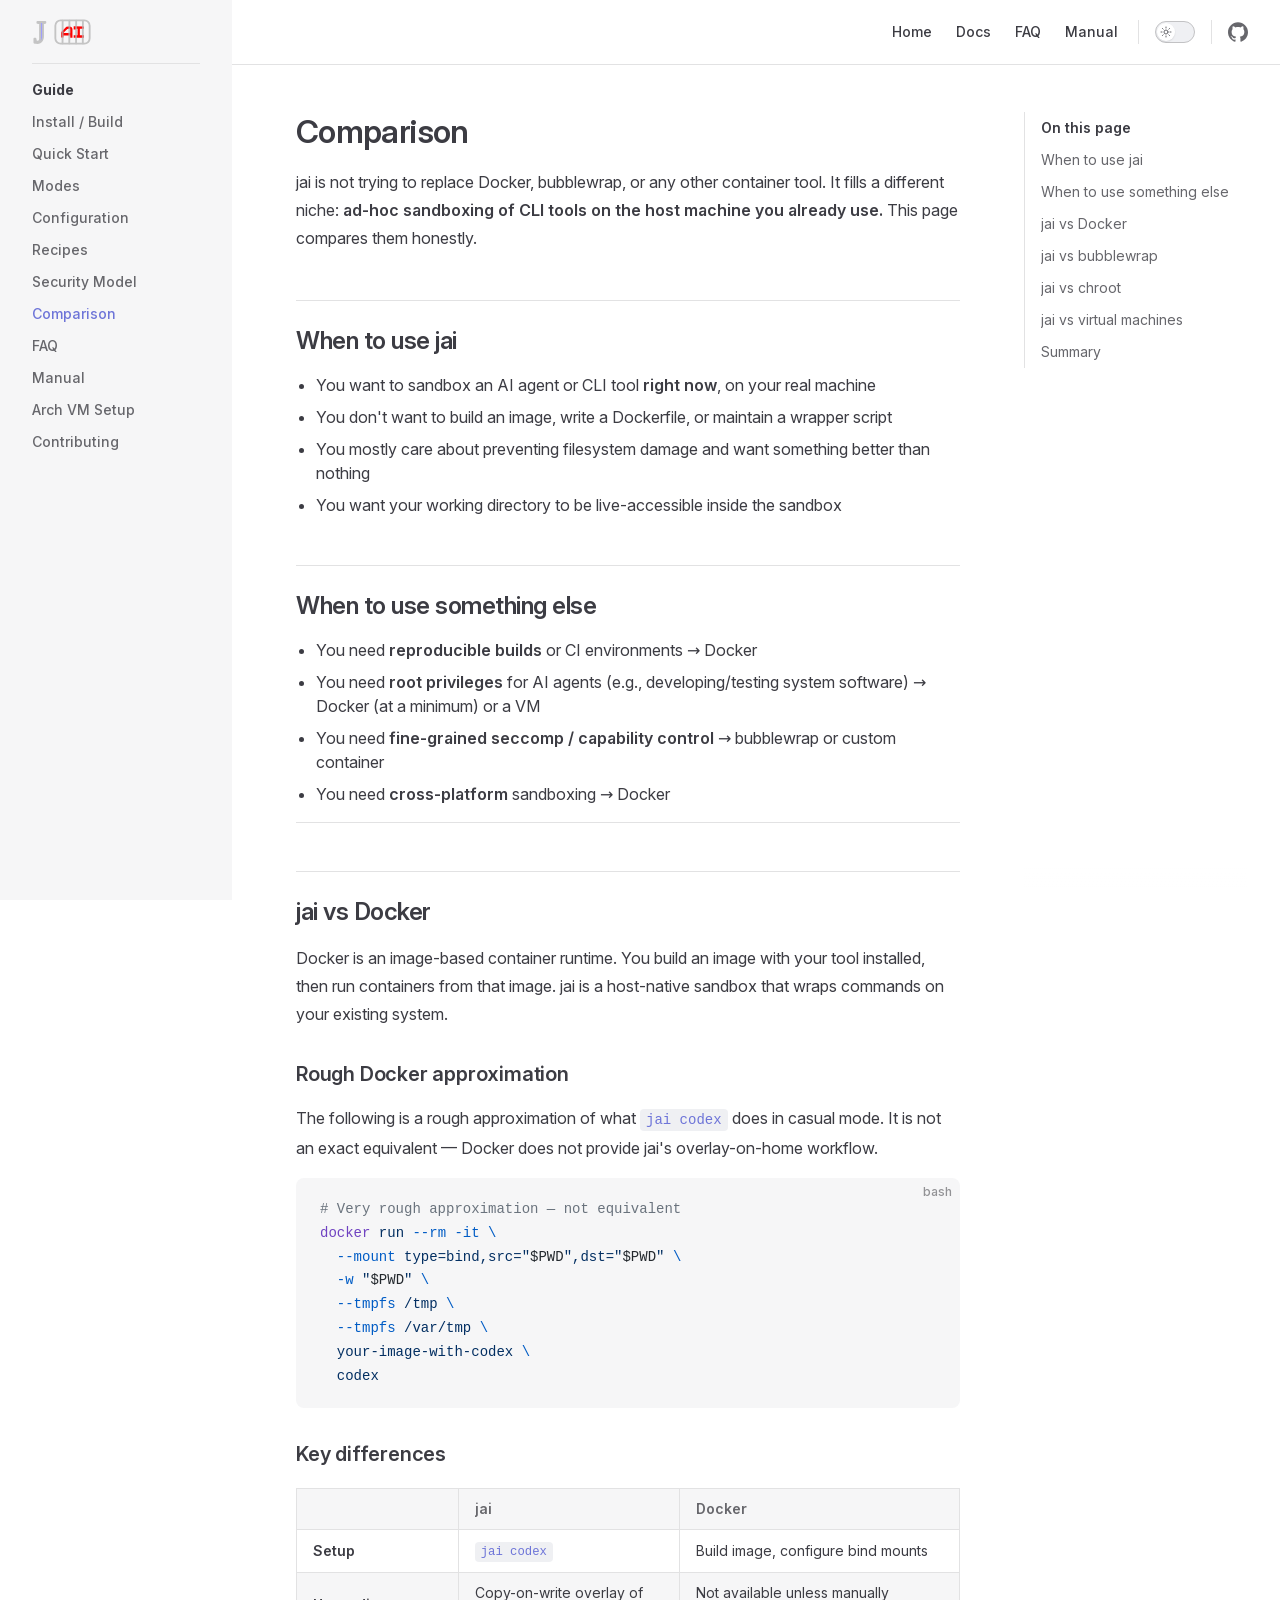
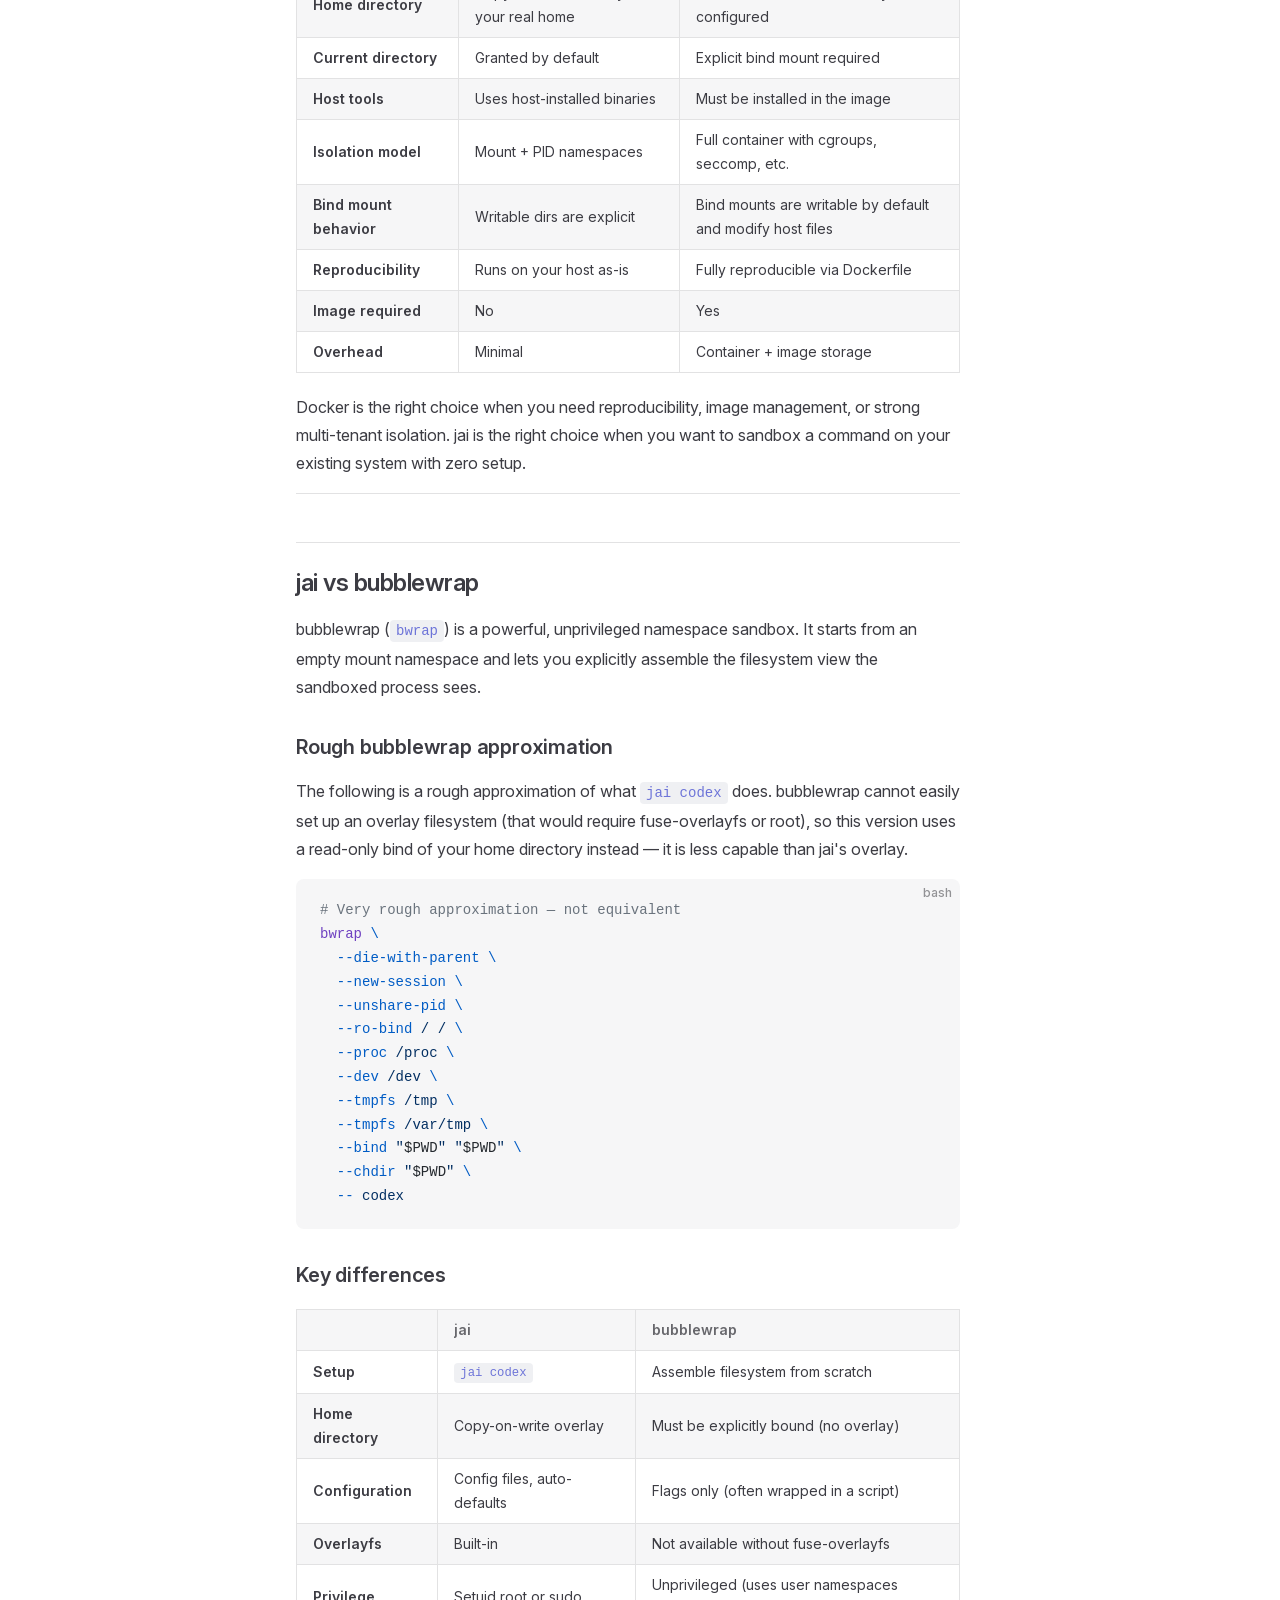
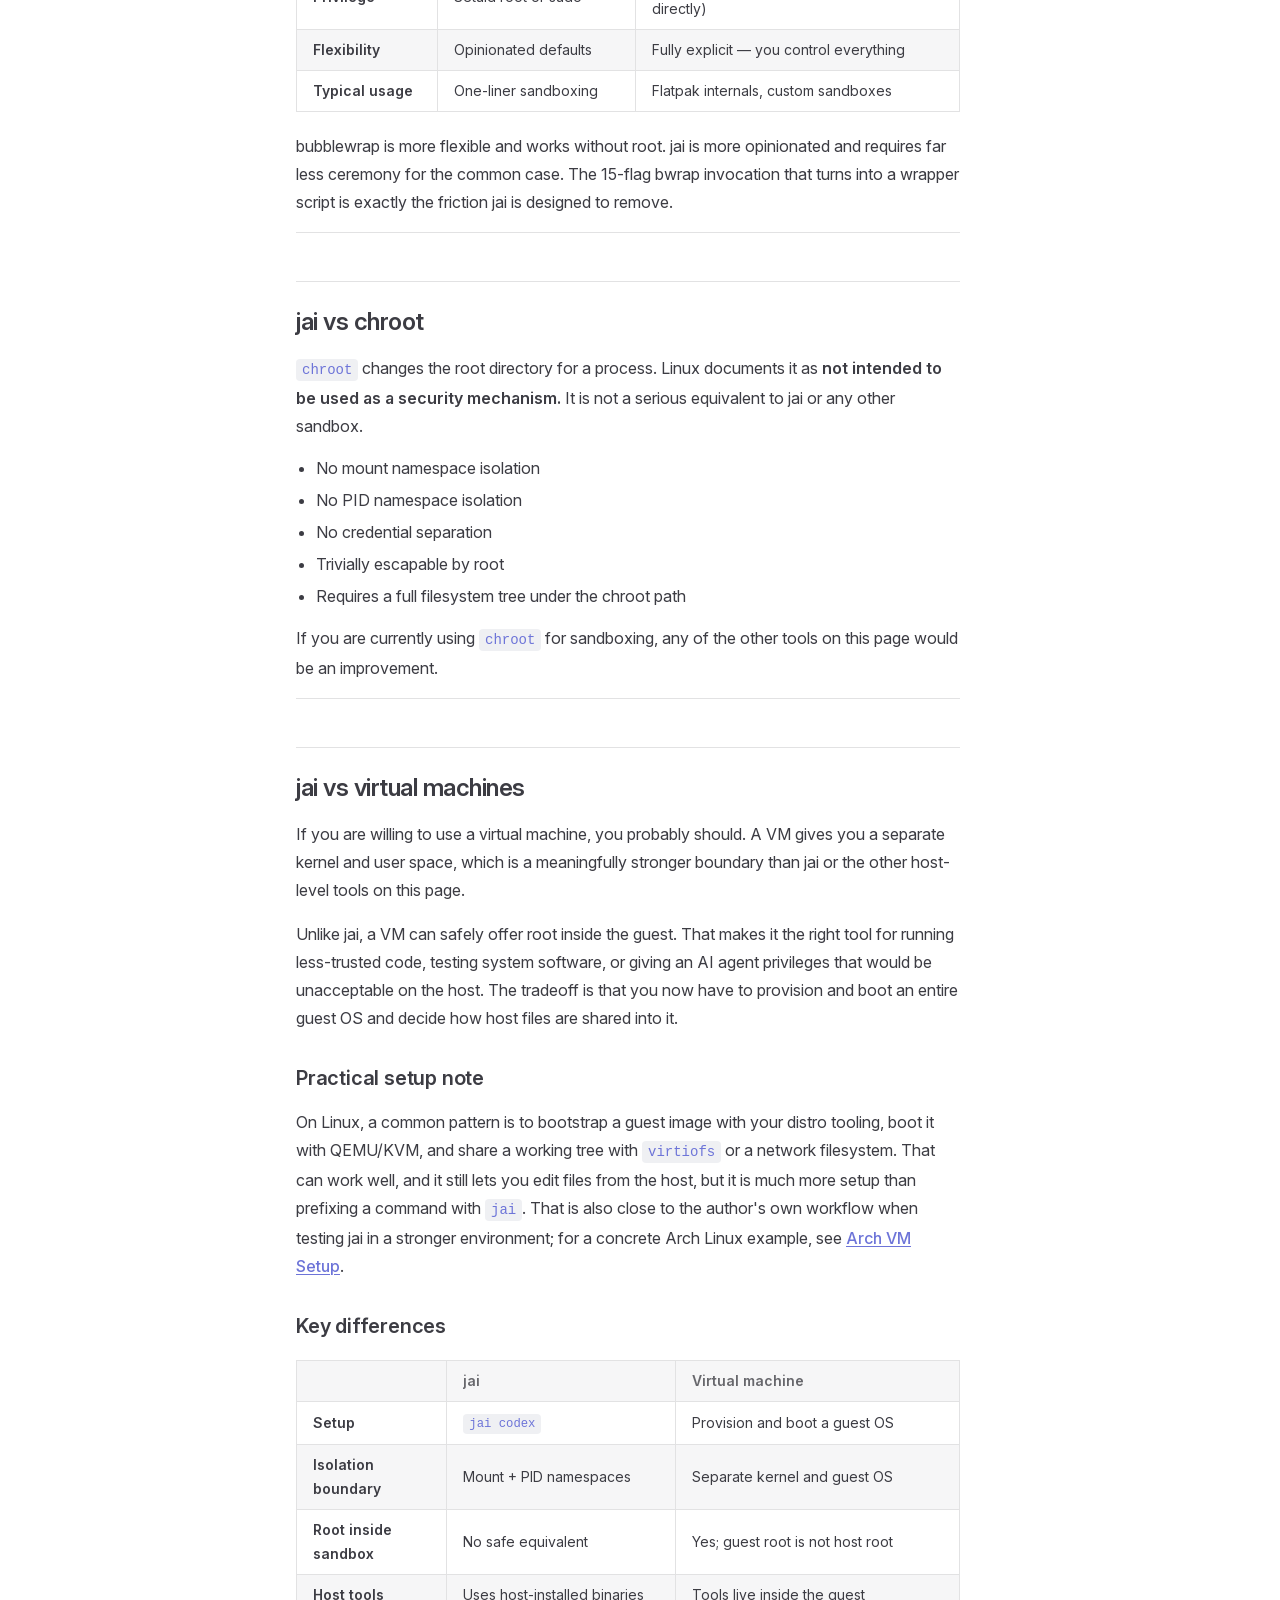
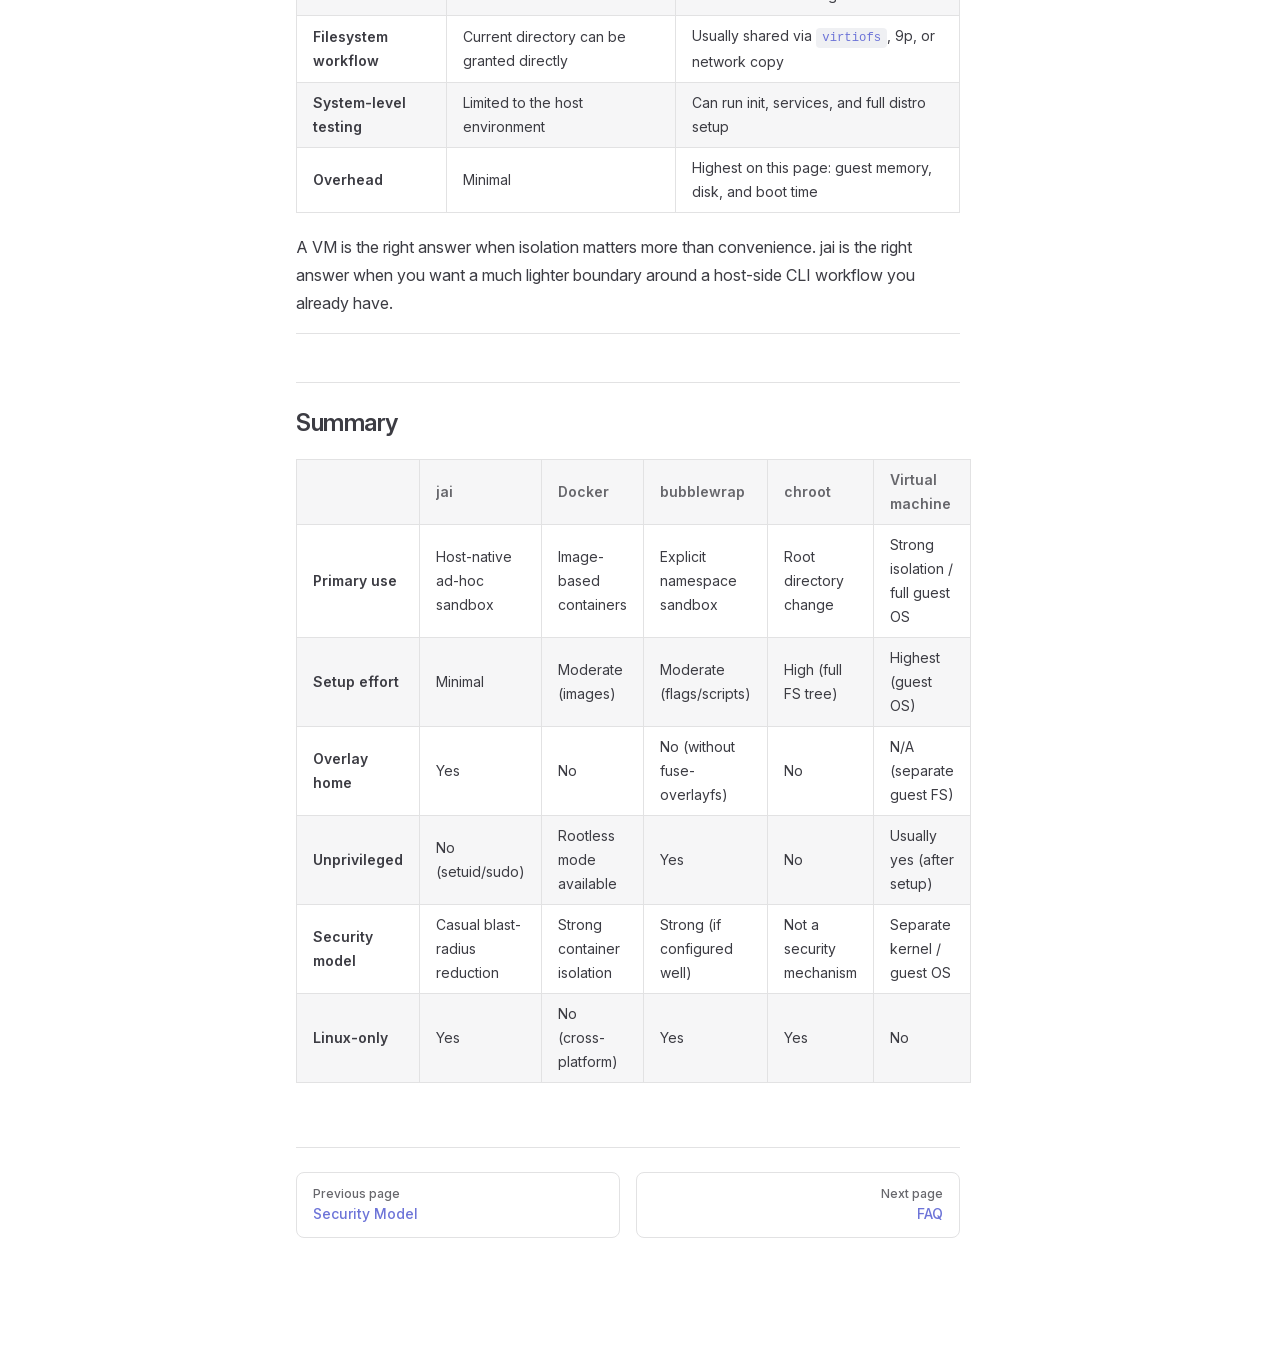
<file: comparison.html>
<!DOCTYPE html>
<html lang="en-US" dir="ltr">
  <head>
    <meta charset="utf-8">
    <meta name="viewport" content="width=device-width,initial-scale=1">
    <title>Comparison | jai - easy containment for AI agents</title>
    <meta name="description" content="Super-lightweight Linux sandbox for AI agents">
    <meta name="generator" content="VitePress v1.6.4">
    <link rel="preload stylesheet" href="/assets/style.BYW52mwf.css" as="style">
    <link rel="preload stylesheet" href="/vp-icons.css" as="style">
    
    <script type="module" src="/assets/app.BrpueRPc.js"></script>
    <link rel="preload" href="/assets/inter-roman-latin.Di8DUHzh.woff2" as="font" type="font/woff2" crossorigin="">
    <link rel="modulepreload" href="/assets/chunks/theme.Dvjj_dE6.js">
    <link rel="modulepreload" href="/assets/chunks/framework.D7zHIyZF.js">
    <link rel="modulepreload" href="/assets/comparison.md.D2zLo0gn.lean.js">
    <meta name="theme-color" content="#6d74d8">
    <script id="check-dark-mode">(()=>{const e=localStorage.getItem("vitepress-theme-appearance")||"auto",a=window.matchMedia("(prefers-color-scheme: dark)").matches;(!e||e==="auto"?a:e==="dark")&&document.documentElement.classList.add("dark")})();</script>
    <script id="check-mac-os">document.documentElement.classList.toggle("mac",/Mac|iPhone|iPod|iPad/i.test(navigator.platform));</script>
  </head>
  <body>
    <div id="app"><div class="Layout" data-v-d8b57b2d><!--[--><!--]--><!--[--><span tabindex="-1" data-v-fcbfc0e0></span><a href="#VPContent" class="VPSkipLink visually-hidden" data-v-fcbfc0e0>Skip to content</a><!--]--><!----><header class="VPNav" data-v-d8b57b2d data-v-7ad780c2><div class="VPNavBar" data-v-7ad780c2 data-v-9fd4d1dd><div class="wrapper" data-v-9fd4d1dd><div class="container" data-v-9fd4d1dd><div class="title" data-v-9fd4d1dd><div class="VPNavBarTitle has-sidebar" data-v-9fd4d1dd data-v-9f43907a><a class="title" href="/" data-v-9f43907a><!--[--><!--[--><!--[--><!--[--><div class="jai-brand nav"><img src="/assets/logo.C7a5JZI0.svg" alt="" aria-hidden="true"></div><!--]--><!--]--><!--]--><!--]--><!----><!----><!--[--><!--]--></a></div></div><div class="content" data-v-9fd4d1dd><div class="content-body" data-v-9fd4d1dd><!--[--><!--]--><div class="VPNavBarSearch search" data-v-9fd4d1dd><!----></div><nav aria-labelledby="main-nav-aria-label" class="VPNavBarMenu menu" data-v-9fd4d1dd data-v-afb2845e><span id="main-nav-aria-label" class="visually-hidden" data-v-afb2845e> Main Navigation </span><!--[--><!--[--><a class="VPLink link VPNavBarMenuLink" href="/" tabindex="0" data-v-afb2845e data-v-815115f5><!--[--><span data-v-815115f5>Home</span><!--]--></a><!--]--><!--[--><a class="VPLink link VPNavBarMenuLink" href="/install.html" tabindex="0" data-v-afb2845e data-v-815115f5><!--[--><span data-v-815115f5>Docs</span><!--]--></a><!--]--><!--[--><a class="VPLink link VPNavBarMenuLink" href="/faq.html" tabindex="0" data-v-afb2845e data-v-815115f5><!--[--><span data-v-815115f5>FAQ</span><!--]--></a><!--]--><!--[--><a class="VPLink link VPNavBarMenuLink" href="/jai.1.html" tabindex="0" data-v-afb2845e data-v-815115f5><!--[--><span data-v-815115f5>Manual</span><!--]--></a><!--]--><!--]--></nav><!----><div class="VPNavBarAppearance appearance" data-v-9fd4d1dd data-v-3f90c1a5><button class="VPSwitch VPSwitchAppearance" type="button" role="switch" title aria-checked="false" data-v-3f90c1a5 data-v-be9742d9 data-v-b4ccac88><span class="check" data-v-b4ccac88><span class="icon" data-v-b4ccac88><!--[--><span class="vpi-sun sun" data-v-be9742d9></span><span class="vpi-moon moon" data-v-be9742d9></span><!--]--></span></span></button></div><div class="VPSocialLinks VPNavBarSocialLinks social-links" data-v-9fd4d1dd data-v-ef6192dc data-v-e71e869c><!--[--><a class="VPSocialLink no-icon" href="https://github.com/stanford-scs/jai" aria-label="github" target="_blank" rel="noopener" data-v-e71e869c data-v-60a9a2d3><span class="vpi-social-github"></span></a><!--]--></div><div class="VPFlyout VPNavBarExtra extra" data-v-9fd4d1dd data-v-f953d92f data-v-bfe7971f><button type="button" class="button" aria-haspopup="true" aria-expanded="false" aria-label="extra navigation" data-v-bfe7971f><span class="vpi-more-horizontal icon" data-v-bfe7971f></span></button><div class="menu" data-v-bfe7971f><div class="VPMenu" data-v-bfe7971f data-v-20ed86d6><!----><!--[--><!--[--><!----><div class="group" data-v-f953d92f><div class="item appearance" data-v-f953d92f><p class="label" data-v-f953d92f>Appearance</p><div class="appearance-action" data-v-f953d92f><button class="VPSwitch VPSwitchAppearance" type="button" role="switch" title aria-checked="false" data-v-f953d92f data-v-be9742d9 data-v-b4ccac88><span class="check" data-v-b4ccac88><span class="icon" data-v-b4ccac88><!--[--><span class="vpi-sun sun" data-v-be9742d9></span><span class="vpi-moon moon" data-v-be9742d9></span><!--]--></span></span></button></div></div></div><div class="group" data-v-f953d92f><div class="item social-links" data-v-f953d92f><div class="VPSocialLinks social-links-list" data-v-f953d92f data-v-e71e869c><!--[--><a class="VPSocialLink no-icon" href="https://github.com/stanford-scs/jai" aria-label="github" target="_blank" rel="noopener" data-v-e71e869c data-v-60a9a2d3><span class="vpi-social-github"></span></a><!--]--></div></div></div><!--]--><!--]--></div></div></div><!--[--><!--]--><button type="button" class="VPNavBarHamburger hamburger" aria-label="mobile navigation" aria-expanded="false" aria-controls="VPNavScreen" data-v-9fd4d1dd data-v-6bee1efd><span class="container" data-v-6bee1efd><span class="top" data-v-6bee1efd></span><span class="middle" data-v-6bee1efd></span><span class="bottom" data-v-6bee1efd></span></span></button></div></div></div></div><div class="divider" data-v-9fd4d1dd><div class="divider-line" data-v-9fd4d1dd></div></div></div><!----></header><div class="VPLocalNav has-sidebar empty" data-v-d8b57b2d data-v-2488c25a><div class="container" data-v-2488c25a><button class="menu" aria-expanded="false" aria-controls="VPSidebarNav" data-v-2488c25a><span class="vpi-align-left menu-icon" data-v-2488c25a></span><span class="menu-text" data-v-2488c25a>Menu</span></button><div class="VPLocalNavOutlineDropdown" style="--vp-vh:0px;" data-v-2488c25a data-v-6b867909><button data-v-6b867909>Return to top</button><!----></div></div></div><aside class="VPSidebar" data-v-d8b57b2d data-v-42c4c606><div class="curtain" data-v-42c4c606></div><nav class="nav" id="VPSidebarNav" aria-labelledby="sidebar-aria-label" tabindex="-1" data-v-42c4c606><span class="visually-hidden" id="sidebar-aria-label" data-v-42c4c606> Sidebar Navigation </span><!--[--><!--]--><!--[--><div class="no-transition group" data-v-51288d80><section class="VPSidebarItem level-0 has-active" data-v-51288d80 data-v-0009425e><div class="item" role="button" tabindex="0" data-v-0009425e><div class="indicator" data-v-0009425e></div><h2 class="text" data-v-0009425e>Guide</h2><!----></div><div class="items" data-v-0009425e><!--[--><div class="VPSidebarItem level-1 is-link" data-v-0009425e data-v-0009425e><div class="item" data-v-0009425e><div class="indicator" data-v-0009425e></div><a class="VPLink link link" href="/install.html" data-v-0009425e><!--[--><p class="text" data-v-0009425e>Install / Build</p><!--]--></a><!----></div><!----></div><div class="VPSidebarItem level-1 is-link" data-v-0009425e data-v-0009425e><div class="item" data-v-0009425e><div class="indicator" data-v-0009425e></div><a class="VPLink link link" href="/quick-start.html" data-v-0009425e><!--[--><p class="text" data-v-0009425e>Quick Start</p><!--]--></a><!----></div><!----></div><div class="VPSidebarItem level-1 is-link" data-v-0009425e data-v-0009425e><div class="item" data-v-0009425e><div class="indicator" data-v-0009425e></div><a class="VPLink link link" href="/modes.html" data-v-0009425e><!--[--><p class="text" data-v-0009425e>Modes</p><!--]--></a><!----></div><!----></div><div class="VPSidebarItem level-1 is-link" data-v-0009425e data-v-0009425e><div class="item" data-v-0009425e><div class="indicator" data-v-0009425e></div><a class="VPLink link link" href="/configuration.html" data-v-0009425e><!--[--><p class="text" data-v-0009425e>Configuration</p><!--]--></a><!----></div><!----></div><div class="VPSidebarItem level-1 is-link" data-v-0009425e data-v-0009425e><div class="item" data-v-0009425e><div class="indicator" data-v-0009425e></div><a class="VPLink link link" href="/recipes.html" data-v-0009425e><!--[--><p class="text" data-v-0009425e>Recipes</p><!--]--></a><!----></div><!----></div><div class="VPSidebarItem level-1 is-link" data-v-0009425e data-v-0009425e><div class="item" data-v-0009425e><div class="indicator" data-v-0009425e></div><a class="VPLink link link" href="/security.html" data-v-0009425e><!--[--><p class="text" data-v-0009425e>Security Model</p><!--]--></a><!----></div><!----></div><div class="VPSidebarItem level-1 is-link" data-v-0009425e data-v-0009425e><div class="item" data-v-0009425e><div class="indicator" data-v-0009425e></div><a class="VPLink link link" href="/comparison.html" data-v-0009425e><!--[--><p class="text" data-v-0009425e>Comparison</p><!--]--></a><!----></div><!----></div><div class="VPSidebarItem level-1 is-link" data-v-0009425e data-v-0009425e><div class="item" data-v-0009425e><div class="indicator" data-v-0009425e></div><a class="VPLink link link" href="/faq.html" data-v-0009425e><!--[--><p class="text" data-v-0009425e>FAQ</p><!--]--></a><!----></div><!----></div><div class="VPSidebarItem level-1 is-link" data-v-0009425e data-v-0009425e><div class="item" data-v-0009425e><div class="indicator" data-v-0009425e></div><a class="VPLink link link" href="/jai.1.html" data-v-0009425e><!--[--><p class="text" data-v-0009425e>Manual</p><!--]--></a><!----></div><!----></div><div class="VPSidebarItem level-1 is-link" data-v-0009425e data-v-0009425e><div class="item" data-v-0009425e><div class="indicator" data-v-0009425e></div><a class="VPLink link link" href="/arch-vm.html" data-v-0009425e><!--[--><p class="text" data-v-0009425e>Arch VM Setup</p><!--]--></a><!----></div><!----></div><div class="VPSidebarItem level-1 is-link" data-v-0009425e data-v-0009425e><div class="item" data-v-0009425e><div class="indicator" data-v-0009425e></div><a class="VPLink link link" href="/contributing.html" data-v-0009425e><!--[--><p class="text" data-v-0009425e>Contributing</p><!--]--></a><!----></div><!----></div><!--]--></div></section></div><!--]--><!--[--><!--]--></nav></aside><div class="VPContent has-sidebar" id="VPContent" data-v-d8b57b2d data-v-9a6c75ad><div class="VPDoc has-sidebar has-aside" data-v-9a6c75ad data-v-e6f2a212><!--[--><!--]--><div class="container" data-v-e6f2a212><div class="aside" data-v-e6f2a212><div class="aside-curtain" data-v-e6f2a212></div><div class="aside-container" data-v-e6f2a212><div class="aside-content" data-v-e6f2a212><div class="VPDocAside" data-v-e6f2a212 data-v-cb998dce><!--[--><!--]--><!--[--><!--]--><nav aria-labelledby="doc-outline-aria-label" class="VPDocAsideOutline" data-v-cb998dce data-v-f610f197><div class="content" data-v-f610f197><div class="outline-marker" data-v-f610f197></div><div aria-level="2" class="outline-title" id="doc-outline-aria-label" role="heading" data-v-f610f197>On this page</div><ul class="VPDocOutlineItem root" data-v-f610f197 data-v-53c99d69><!--[--><!--]--></ul></div></nav><!--[--><!--]--><div class="spacer" data-v-cb998dce></div><!--[--><!--]--><!----><!--[--><!--]--><!--[--><!--]--></div></div></div></div><div class="content" data-v-e6f2a212><div class="content-container" data-v-e6f2a212><!--[--><!--]--><main class="main" data-v-e6f2a212><div style="position:relative;" class="vp-doc _comparison" data-v-e6f2a212><div><h1 id="comparison" tabindex="-1">Comparison <a class="header-anchor" href="#comparison" aria-label="Permalink to &quot;Comparison&quot;">​</a></h1><p>jai is not trying to replace Docker, bubblewrap, or any other container tool. It fills a different niche: <strong>ad-hoc sandboxing of CLI tools on the host machine you already use.</strong> This page compares them honestly.</p><h2 id="when-to-use-jai" tabindex="-1">When to use jai <a class="header-anchor" href="#when-to-use-jai" aria-label="Permalink to &quot;When to use jai&quot;">​</a></h2><ul><li>You want to sandbox an AI agent or CLI tool <strong>right now</strong>, on your real machine</li><li>You don&#39;t want to build an image, write a Dockerfile, or maintain a wrapper script</li><li>You mostly care about preventing filesystem damage and want something better than nothing</li><li>You want your working directory to be live-accessible inside the sandbox</li></ul><h2 id="when-to-use-something-else" tabindex="-1">When to use something else <a class="header-anchor" href="#when-to-use-something-else" aria-label="Permalink to &quot;When to use something else&quot;">​</a></h2><ul><li>You need <strong>reproducible builds</strong> or CI environments → Docker</li><li>You need <strong>root privileges</strong> for AI agents (e.g., developing/testing system software) → Docker (at a minimum) or a VM</li><li>You need <strong>fine-grained seccomp / capability control</strong> → bubblewrap or custom container</li><li>You need <strong>cross-platform</strong> sandboxing → Docker</li></ul><hr><h2 id="jai-vs-docker" tabindex="-1">jai vs Docker <a class="header-anchor" href="#jai-vs-docker" aria-label="Permalink to &quot;jai vs Docker&quot;">​</a></h2><p>Docker is an image-based container runtime. You build an image with your tool installed, then run containers from that image. jai is a host-native sandbox that wraps commands on your existing system.</p><h3 id="rough-docker-approximation" tabindex="-1">Rough Docker approximation <a class="header-anchor" href="#rough-docker-approximation" aria-label="Permalink to &quot;Rough Docker approximation&quot;">​</a></h3><p>The following is a rough approximation of what <code>jai codex</code> does in casual mode. It is not an exact equivalent — Docker does not provide jai&#39;s overlay-on-home workflow.</p><div class="language-bash vp-adaptive-theme"><button title="Copy Code" class="copy"></button><span class="lang">bash</span><pre class="shiki shiki-themes github-light github-dark vp-code" tabindex="0"><code><span class="line"><span style="--shiki-light:#6A737D;--shiki-dark:#6A737D;"># Very rough approximation — not equivalent</span></span>
<span class="line"><span style="--shiki-light:#6F42C1;--shiki-dark:#B392F0;">docker</span><span style="--shiki-light:#032F62;--shiki-dark:#9ECBFF;"> run</span><span style="--shiki-light:#005CC5;--shiki-dark:#79B8FF;"> --rm</span><span style="--shiki-light:#005CC5;--shiki-dark:#79B8FF;"> -it</span><span style="--shiki-light:#005CC5;--shiki-dark:#79B8FF;"> \</span></span>
<span class="line"><span style="--shiki-light:#005CC5;--shiki-dark:#79B8FF;">  --mount</span><span style="--shiki-light:#032F62;--shiki-dark:#9ECBFF;"> type=bind,src=&quot;</span><span style="--shiki-light:#24292E;--shiki-dark:#E1E4E8;">$PWD</span><span style="--shiki-light:#032F62;--shiki-dark:#9ECBFF;">&quot;,dst=&quot;</span><span style="--shiki-light:#24292E;--shiki-dark:#E1E4E8;">$PWD</span><span style="--shiki-light:#032F62;--shiki-dark:#9ECBFF;">&quot;</span><span style="--shiki-light:#005CC5;--shiki-dark:#79B8FF;"> \</span></span>
<span class="line"><span style="--shiki-light:#005CC5;--shiki-dark:#79B8FF;">  -w</span><span style="--shiki-light:#032F62;--shiki-dark:#9ECBFF;"> &quot;</span><span style="--shiki-light:#24292E;--shiki-dark:#E1E4E8;">$PWD</span><span style="--shiki-light:#032F62;--shiki-dark:#9ECBFF;">&quot;</span><span style="--shiki-light:#005CC5;--shiki-dark:#79B8FF;"> \</span></span>
<span class="line"><span style="--shiki-light:#005CC5;--shiki-dark:#79B8FF;">  --tmpfs</span><span style="--shiki-light:#032F62;--shiki-dark:#9ECBFF;"> /tmp</span><span style="--shiki-light:#005CC5;--shiki-dark:#79B8FF;"> \</span></span>
<span class="line"><span style="--shiki-light:#005CC5;--shiki-dark:#79B8FF;">  --tmpfs</span><span style="--shiki-light:#032F62;--shiki-dark:#9ECBFF;"> /var/tmp</span><span style="--shiki-light:#005CC5;--shiki-dark:#79B8FF;"> \</span></span>
<span class="line"><span style="--shiki-light:#032F62;--shiki-dark:#9ECBFF;">  your-image-with-codex</span><span style="--shiki-light:#005CC5;--shiki-dark:#79B8FF;"> \</span></span>
<span class="line"><span style="--shiki-light:#032F62;--shiki-dark:#9ECBFF;">  codex</span></span></code></pre></div><h3 id="key-differences" tabindex="-1">Key differences <a class="header-anchor" href="#key-differences" aria-label="Permalink to &quot;Key differences&quot;">​</a></h3><table tabindex="0"><thead><tr><th style="text-align:left;"></th><th style="text-align:left;">jai</th><th style="text-align:left;">Docker</th></tr></thead><tbody><tr><td style="text-align:left;"><strong>Setup</strong></td><td style="text-align:left;"><code>jai codex</code></td><td style="text-align:left;">Build image, configure bind mounts</td></tr><tr><td style="text-align:left;"><strong>Home directory</strong></td><td style="text-align:left;">Copy-on-write overlay of your real home</td><td style="text-align:left;">Not available unless manually configured</td></tr><tr><td style="text-align:left;"><strong>Current directory</strong></td><td style="text-align:left;">Granted by default</td><td style="text-align:left;">Explicit bind mount required</td></tr><tr><td style="text-align:left;"><strong>Host tools</strong></td><td style="text-align:left;">Uses host-installed binaries</td><td style="text-align:left;">Must be installed in the image</td></tr><tr><td style="text-align:left;"><strong>Isolation model</strong></td><td style="text-align:left;">Mount + PID namespaces</td><td style="text-align:left;">Full container with cgroups, seccomp, etc.</td></tr><tr><td style="text-align:left;"><strong>Bind mount behavior</strong></td><td style="text-align:left;">Writable dirs are explicit</td><td style="text-align:left;">Bind mounts are writable by default and modify host files</td></tr><tr><td style="text-align:left;"><strong>Reproducibility</strong></td><td style="text-align:left;">Runs on your host as-is</td><td style="text-align:left;">Fully reproducible via Dockerfile</td></tr><tr><td style="text-align:left;"><strong>Image required</strong></td><td style="text-align:left;">No</td><td style="text-align:left;">Yes</td></tr><tr><td style="text-align:left;"><strong>Overhead</strong></td><td style="text-align:left;">Minimal</td><td style="text-align:left;">Container + image storage</td></tr></tbody></table><p>Docker is the right choice when you need reproducibility, image management, or strong multi-tenant isolation. jai is the right choice when you want to sandbox a command on your existing system with zero setup.</p><hr><h2 id="jai-vs-bubblewrap" tabindex="-1">jai vs bubblewrap <a class="header-anchor" href="#jai-vs-bubblewrap" aria-label="Permalink to &quot;jai vs bubblewrap&quot;">​</a></h2><p>bubblewrap (<code>bwrap</code>) is a powerful, unprivileged namespace sandbox. It starts from an empty mount namespace and lets you explicitly assemble the filesystem view the sandboxed process sees.</p><h3 id="rough-bubblewrap-approximation" tabindex="-1">Rough bubblewrap approximation <a class="header-anchor" href="#rough-bubblewrap-approximation" aria-label="Permalink to &quot;Rough bubblewrap approximation&quot;">​</a></h3><p>The following is a rough approximation of what <code>jai codex</code> does. bubblewrap cannot easily set up an overlay filesystem (that would require fuse-overlayfs or root), so this version uses a read-only bind of your home directory instead — it is less capable than jai&#39;s overlay.</p><div class="language-bash vp-adaptive-theme"><button title="Copy Code" class="copy"></button><span class="lang">bash</span><pre class="shiki shiki-themes github-light github-dark vp-code" tabindex="0"><code><span class="line"><span style="--shiki-light:#6A737D;--shiki-dark:#6A737D;"># Very rough approximation — not equivalent</span></span>
<span class="line"><span style="--shiki-light:#6F42C1;--shiki-dark:#B392F0;">bwrap</span><span style="--shiki-light:#005CC5;--shiki-dark:#79B8FF;"> \</span></span>
<span class="line"><span style="--shiki-light:#005CC5;--shiki-dark:#79B8FF;">  --die-with-parent</span><span style="--shiki-light:#005CC5;--shiki-dark:#79B8FF;"> \</span></span>
<span class="line"><span style="--shiki-light:#005CC5;--shiki-dark:#79B8FF;">  --new-session</span><span style="--shiki-light:#005CC5;--shiki-dark:#79B8FF;"> \</span></span>
<span class="line"><span style="--shiki-light:#005CC5;--shiki-dark:#79B8FF;">  --unshare-pid</span><span style="--shiki-light:#005CC5;--shiki-dark:#79B8FF;"> \</span></span>
<span class="line"><span style="--shiki-light:#005CC5;--shiki-dark:#79B8FF;">  --ro-bind</span><span style="--shiki-light:#032F62;--shiki-dark:#9ECBFF;"> /</span><span style="--shiki-light:#032F62;--shiki-dark:#9ECBFF;"> /</span><span style="--shiki-light:#005CC5;--shiki-dark:#79B8FF;"> \</span></span>
<span class="line"><span style="--shiki-light:#005CC5;--shiki-dark:#79B8FF;">  --proc</span><span style="--shiki-light:#032F62;--shiki-dark:#9ECBFF;"> /proc</span><span style="--shiki-light:#005CC5;--shiki-dark:#79B8FF;"> \</span></span>
<span class="line"><span style="--shiki-light:#005CC5;--shiki-dark:#79B8FF;">  --dev</span><span style="--shiki-light:#032F62;--shiki-dark:#9ECBFF;"> /dev</span><span style="--shiki-light:#005CC5;--shiki-dark:#79B8FF;"> \</span></span>
<span class="line"><span style="--shiki-light:#005CC5;--shiki-dark:#79B8FF;">  --tmpfs</span><span style="--shiki-light:#032F62;--shiki-dark:#9ECBFF;"> /tmp</span><span style="--shiki-light:#005CC5;--shiki-dark:#79B8FF;"> \</span></span>
<span class="line"><span style="--shiki-light:#005CC5;--shiki-dark:#79B8FF;">  --tmpfs</span><span style="--shiki-light:#032F62;--shiki-dark:#9ECBFF;"> /var/tmp</span><span style="--shiki-light:#005CC5;--shiki-dark:#79B8FF;"> \</span></span>
<span class="line"><span style="--shiki-light:#005CC5;--shiki-dark:#79B8FF;">  --bind</span><span style="--shiki-light:#032F62;--shiki-dark:#9ECBFF;"> &quot;</span><span style="--shiki-light:#24292E;--shiki-dark:#E1E4E8;">$PWD</span><span style="--shiki-light:#032F62;--shiki-dark:#9ECBFF;">&quot;</span><span style="--shiki-light:#032F62;--shiki-dark:#9ECBFF;"> &quot;</span><span style="--shiki-light:#24292E;--shiki-dark:#E1E4E8;">$PWD</span><span style="--shiki-light:#032F62;--shiki-dark:#9ECBFF;">&quot;</span><span style="--shiki-light:#005CC5;--shiki-dark:#79B8FF;"> \</span></span>
<span class="line"><span style="--shiki-light:#005CC5;--shiki-dark:#79B8FF;">  --chdir</span><span style="--shiki-light:#032F62;--shiki-dark:#9ECBFF;"> &quot;</span><span style="--shiki-light:#24292E;--shiki-dark:#E1E4E8;">$PWD</span><span style="--shiki-light:#032F62;--shiki-dark:#9ECBFF;">&quot;</span><span style="--shiki-light:#005CC5;--shiki-dark:#79B8FF;"> \</span></span>
<span class="line"><span style="--shiki-light:#005CC5;--shiki-dark:#79B8FF;">  --</span><span style="--shiki-light:#032F62;--shiki-dark:#9ECBFF;"> codex</span></span></code></pre></div><h3 id="key-differences-1" tabindex="-1">Key differences <a class="header-anchor" href="#key-differences-1" aria-label="Permalink to &quot;Key differences&quot;">​</a></h3><table tabindex="0"><thead><tr><th style="text-align:left;"></th><th style="text-align:left;">jai</th><th style="text-align:left;">bubblewrap</th></tr></thead><tbody><tr><td style="text-align:left;"><strong>Setup</strong></td><td style="text-align:left;"><code>jai codex</code></td><td style="text-align:left;">Assemble filesystem from scratch</td></tr><tr><td style="text-align:left;"><strong>Home directory</strong></td><td style="text-align:left;">Copy-on-write overlay</td><td style="text-align:left;">Must be explicitly bound (no overlay)</td></tr><tr><td style="text-align:left;"><strong>Configuration</strong></td><td style="text-align:left;">Config files, auto-defaults</td><td style="text-align:left;">Flags only (often wrapped in a script)</td></tr><tr><td style="text-align:left;"><strong>Overlayfs</strong></td><td style="text-align:left;">Built-in</td><td style="text-align:left;">Not available without fuse-overlayfs</td></tr><tr><td style="text-align:left;"><strong>Privilege</strong></td><td style="text-align:left;">Setuid root or sudo</td><td style="text-align:left;">Unprivileged (uses user namespaces directly)</td></tr><tr><td style="text-align:left;"><strong>Flexibility</strong></td><td style="text-align:left;">Opinionated defaults</td><td style="text-align:left;">Fully explicit — you control everything</td></tr><tr><td style="text-align:left;"><strong>Typical usage</strong></td><td style="text-align:left;">One-liner sandboxing</td><td style="text-align:left;">Flatpak internals, custom sandboxes</td></tr></tbody></table><p>bubblewrap is more flexible and works without root. jai is more opinionated and requires far less ceremony for the common case. The 15-flag bwrap invocation that turns into a wrapper script is exactly the friction jai is designed to remove.</p><hr><h2 id="jai-vs-chroot" tabindex="-1">jai vs chroot <a class="header-anchor" href="#jai-vs-chroot" aria-label="Permalink to &quot;jai vs chroot&quot;">​</a></h2><p><code>chroot</code> changes the root directory for a process. Linux documents it as <strong>not intended to be used as a security mechanism.</strong> It is not a serious equivalent to jai or any other sandbox.</p><ul><li>No mount namespace isolation</li><li>No PID namespace isolation</li><li>No credential separation</li><li>Trivially escapable by root</li><li>Requires a full filesystem tree under the chroot path</li></ul><p>If you are currently using <code>chroot</code> for sandboxing, any of the other tools on this page would be an improvement.</p><hr><h2 id="jai-vs-virtual-machines" tabindex="-1">jai vs virtual machines <a class="header-anchor" href="#jai-vs-virtual-machines" aria-label="Permalink to &quot;jai vs virtual machines&quot;">​</a></h2><p>If you are willing to use a virtual machine, you probably should. A VM gives you a separate kernel and user space, which is a meaningfully stronger boundary than jai or the other host-level tools on this page.</p><p>Unlike jai, a VM can safely offer root inside the guest. That makes it the right tool for running less-trusted code, testing system software, or giving an AI agent privileges that would be unacceptable on the host. The tradeoff is that you now have to provision and boot an entire guest OS and decide how host files are shared into it.</p><h3 id="practical-setup-note" tabindex="-1">Practical setup note <a class="header-anchor" href="#practical-setup-note" aria-label="Permalink to &quot;Practical setup note&quot;">​</a></h3><p>On Linux, a common pattern is to bootstrap a guest image with your distro tooling, boot it with QEMU/KVM, and share a working tree with <code>virtiofs</code> or a network filesystem. That can work well, and it still lets you edit files from the host, but it is much more setup than prefixing a command with <code>jai</code>. That is also close to the author&#39;s own workflow when testing jai in a stronger environment; for a concrete Arch Linux example, see <a href="/arch-vm.html">Arch VM Setup</a>.</p><h3 id="key-differences-2" tabindex="-1">Key differences <a class="header-anchor" href="#key-differences-2" aria-label="Permalink to &quot;Key differences&quot;">​</a></h3><table tabindex="0"><thead><tr><th style="text-align:left;"></th><th style="text-align:left;">jai</th><th style="text-align:left;">Virtual machine</th></tr></thead><tbody><tr><td style="text-align:left;"><strong>Setup</strong></td><td style="text-align:left;"><code>jai codex</code></td><td style="text-align:left;">Provision and boot a guest OS</td></tr><tr><td style="text-align:left;"><strong>Isolation boundary</strong></td><td style="text-align:left;">Mount + PID namespaces</td><td style="text-align:left;">Separate kernel and guest OS</td></tr><tr><td style="text-align:left;"><strong>Root inside sandbox</strong></td><td style="text-align:left;">No safe equivalent</td><td style="text-align:left;">Yes; guest root is not host root</td></tr><tr><td style="text-align:left;"><strong>Host tools</strong></td><td style="text-align:left;">Uses host-installed binaries</td><td style="text-align:left;">Tools live inside the guest</td></tr><tr><td style="text-align:left;"><strong>Filesystem workflow</strong></td><td style="text-align:left;">Current directory can be granted directly</td><td style="text-align:left;">Usually shared via <code>virtiofs</code>, 9p, or network copy</td></tr><tr><td style="text-align:left;"><strong>System-level testing</strong></td><td style="text-align:left;">Limited to the host environment</td><td style="text-align:left;">Can run init, services, and full distro setup</td></tr><tr><td style="text-align:left;"><strong>Overhead</strong></td><td style="text-align:left;">Minimal</td><td style="text-align:left;">Highest on this page: guest memory, disk, and boot time</td></tr></tbody></table><p>A VM is the right answer when isolation matters more than convenience. jai is the right answer when you want a much lighter boundary around a host-side CLI workflow you already have.</p><hr><h2 id="summary" tabindex="-1">Summary <a class="header-anchor" href="#summary" aria-label="Permalink to &quot;Summary&quot;">​</a></h2><table tabindex="0"><thead><tr><th style="text-align:left;"></th><th style="text-align:left;">jai</th><th style="text-align:left;">Docker</th><th style="text-align:left;">bubblewrap</th><th style="text-align:left;">chroot</th><th style="text-align:left;">Virtual machine</th></tr></thead><tbody><tr><td style="text-align:left;"><strong>Primary use</strong></td><td style="text-align:left;">Host-native ad-hoc sandbox</td><td style="text-align:left;">Image-based containers</td><td style="text-align:left;">Explicit namespace sandbox</td><td style="text-align:left;">Root directory change</td><td style="text-align:left;">Strong isolation / full guest OS</td></tr><tr><td style="text-align:left;"><strong>Setup effort</strong></td><td style="text-align:left;">Minimal</td><td style="text-align:left;">Moderate (images)</td><td style="text-align:left;">Moderate (flags/scripts)</td><td style="text-align:left;">High (full FS tree)</td><td style="text-align:left;">Highest (guest OS)</td></tr><tr><td style="text-align:left;"><strong>Overlay home</strong></td><td style="text-align:left;">Yes</td><td style="text-align:left;">No</td><td style="text-align:left;">No (without fuse-overlayfs)</td><td style="text-align:left;">No</td><td style="text-align:left;">N/A (separate guest FS)</td></tr><tr><td style="text-align:left;"><strong>Unprivileged</strong></td><td style="text-align:left;">No (setuid/sudo)</td><td style="text-align:left;">Rootless mode available</td><td style="text-align:left;">Yes</td><td style="text-align:left;">No</td><td style="text-align:left;">Usually yes (after setup)</td></tr><tr><td style="text-align:left;"><strong>Security model</strong></td><td style="text-align:left;">Casual blast-radius reduction</td><td style="text-align:left;">Strong container isolation</td><td style="text-align:left;">Strong (if configured well)</td><td style="text-align:left;">Not a security mechanism</td><td style="text-align:left;">Separate kernel / guest OS</td></tr><tr><td style="text-align:left;"><strong>Linux-only</strong></td><td style="text-align:left;">Yes</td><td style="text-align:left;">No (cross-platform)</td><td style="text-align:left;">Yes</td><td style="text-align:left;">Yes</td><td style="text-align:left;">No</td></tr></tbody></table></div></div></main><footer class="VPDocFooter" data-v-e6f2a212 data-v-1bcd8184><!--[--><!--]--><!----><nav class="prev-next" aria-labelledby="doc-footer-aria-label" data-v-1bcd8184><span class="visually-hidden" id="doc-footer-aria-label" data-v-1bcd8184>Pager</span><div class="pager" data-v-1bcd8184><a class="VPLink link pager-link prev" href="/security.html" data-v-1bcd8184><!--[--><span class="desc" data-v-1bcd8184>Previous page</span><span class="title" data-v-1bcd8184>Security Model</span><!--]--></a></div><div class="pager" data-v-1bcd8184><a class="VPLink link pager-link next" href="/faq.html" data-v-1bcd8184><!--[--><span class="desc" data-v-1bcd8184>Next page</span><span class="title" data-v-1bcd8184>FAQ</span><!--]--></a></div></nav></footer><!--[--><!--]--></div></div></div><!--[--><!--]--></div></div><footer class="VPFooter has-sidebar" data-v-d8b57b2d data-v-566314d4><div class="container" data-v-566314d4><p class="message" data-v-566314d4>Stanford <a href="https://www.scs.stanford.edu/">SCS</a> and <a href="https://fdc.stanford.edu">FDCI</a></p><!----></div></footer><!--[--><!--]--></div></div>
    <script>window.__VP_HASH_MAP__=JSON.parse("{\"arch-vm.md\":\"C6MKwmxR\",\"comparison.md\":\"D2zLo0gn\",\"configuration.md\":\"CNivb8Nd\",\"contributing.md\":\"D4m3iJVb\",\"faq.md\":\"C-2zPZwo\",\"index.md\":\"RLLI2Iuz\",\"install.md\":\"C6gbkqf0\",\"jai.1.md\":\"j8RJZ1tO\",\"modes.md\":\"DXrzCtUB\",\"quick-start.md\":\"B-2snAY4\",\"recipes.md\":\"SSujxxqc\",\"security.md\":\"Dh8Z0ZJg\"}");window.__VP_SITE_DATA__=JSON.parse("{\"lang\":\"en-US\",\"dir\":\"ltr\",\"title\":\"jai - easy containment for AI agents\",\"description\":\"Super-lightweight Linux sandbox for AI agents\",\"base\":\"/\",\"head\":[],\"router\":{\"prefetchLinks\":true},\"appearance\":true,\"themeConfig\":{\"siteTitle\":false,\"nav\":[{\"text\":\"Home\",\"link\":\"/\"},{\"text\":\"Docs\",\"link\":\"/install\"},{\"text\":\"FAQ\",\"link\":\"/faq\"},{\"text\":\"Manual\",\"link\":\"jai.1\"}],\"sidebar\":[{\"text\":\"Guide\",\"items\":[{\"text\":\"Install / Build\",\"link\":\"/install\"},{\"text\":\"Quick Start\",\"link\":\"/quick-start\"},{\"text\":\"Modes\",\"link\":\"/modes\"},{\"text\":\"Configuration\",\"link\":\"/configuration\"},{\"text\":\"Recipes\",\"link\":\"/recipes\"},{\"text\":\"Security Model\",\"link\":\"/security\"},{\"text\":\"Comparison\",\"link\":\"/comparison\"},{\"text\":\"FAQ\",\"link\":\"/faq\"},{\"text\":\"Manual\",\"link\":\"/jai.1\"},{\"text\":\"Arch VM Setup\",\"link\":\"/arch-vm\"},{\"text\":\"Contributing\",\"link\":\"/contributing\"}]}],\"socialLinks\":[{\"icon\":\"github\",\"link\":\"https://github.com/stanford-scs/jai\"}],\"footer\":{\"message\":\"Stanford <a href=\\\"https://www.scs.stanford.edu/\\\">SCS</a> and <a href=\\\"https://fdc.stanford.edu\\\">FDCI</a>\"}},\"locales\":{},\"scrollOffset\":134,\"cleanUrls\":false}");</script>
    
  </body>
</html>
</file>
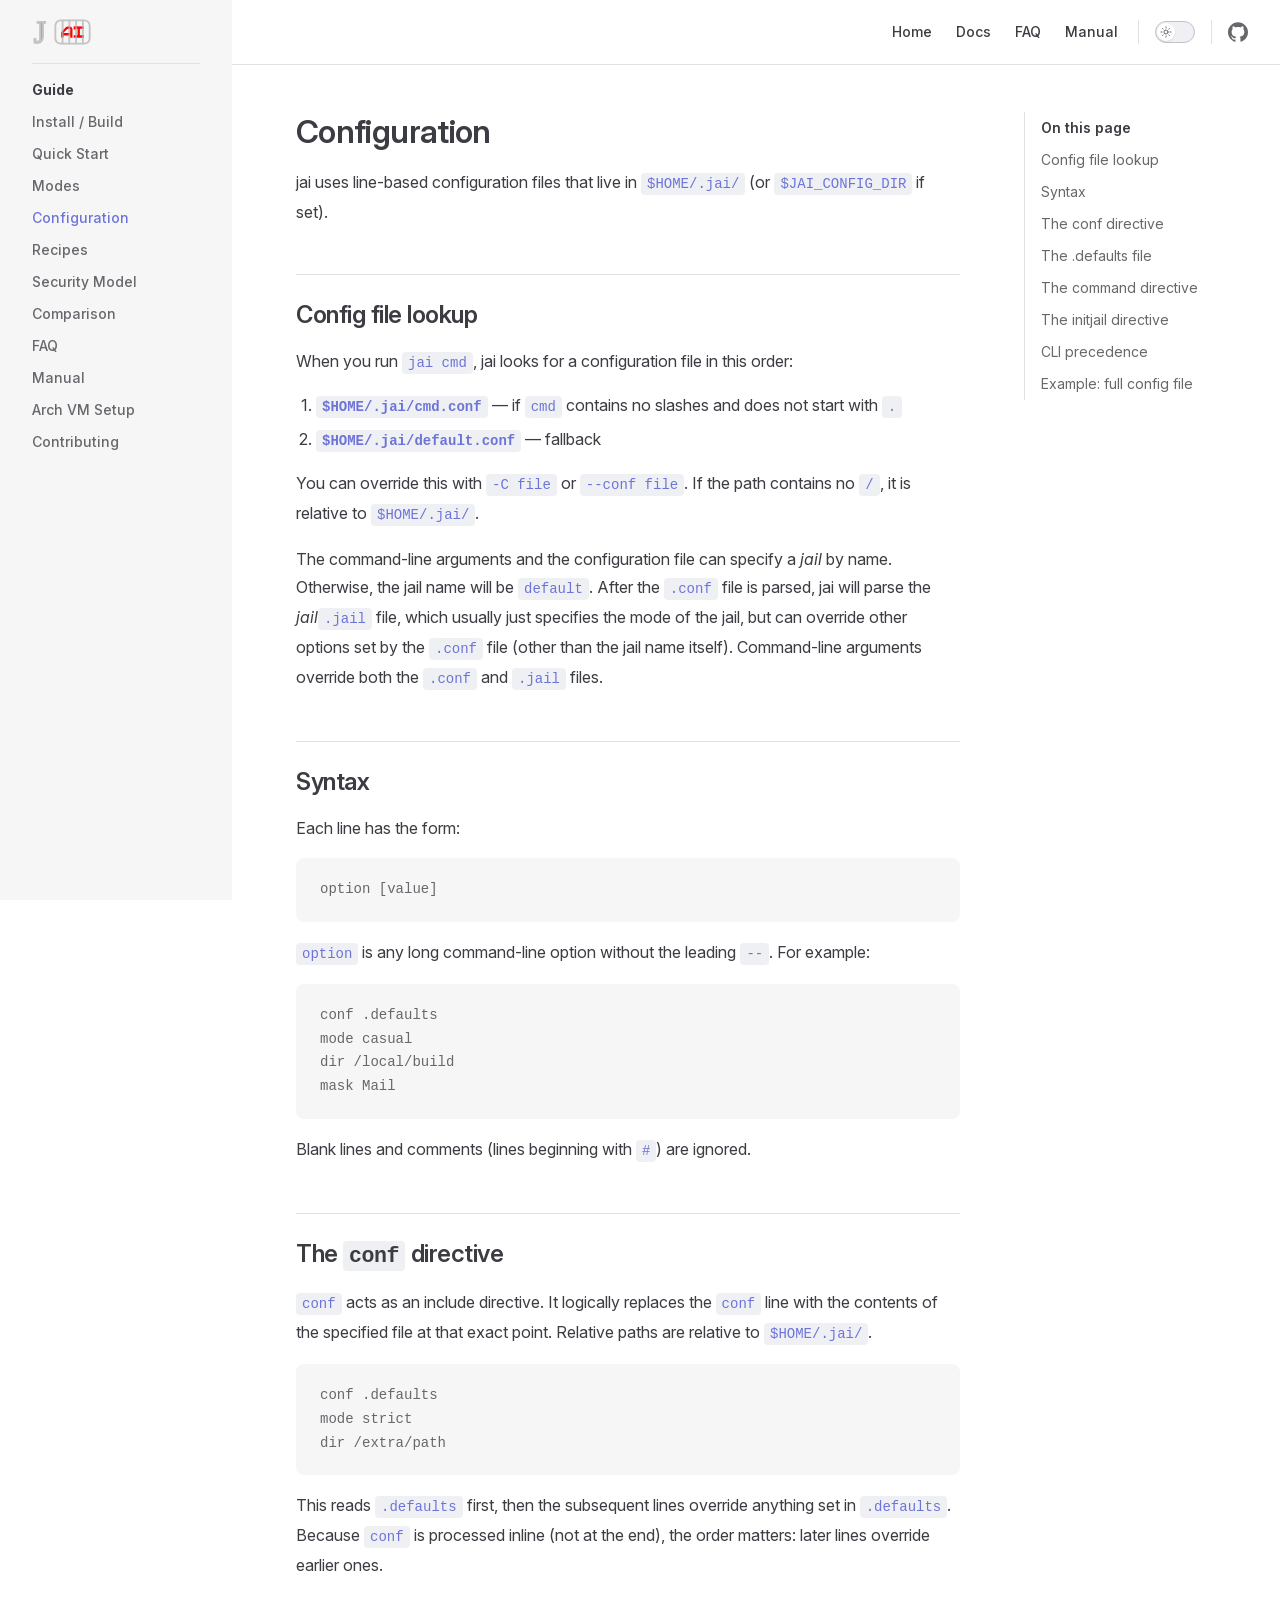
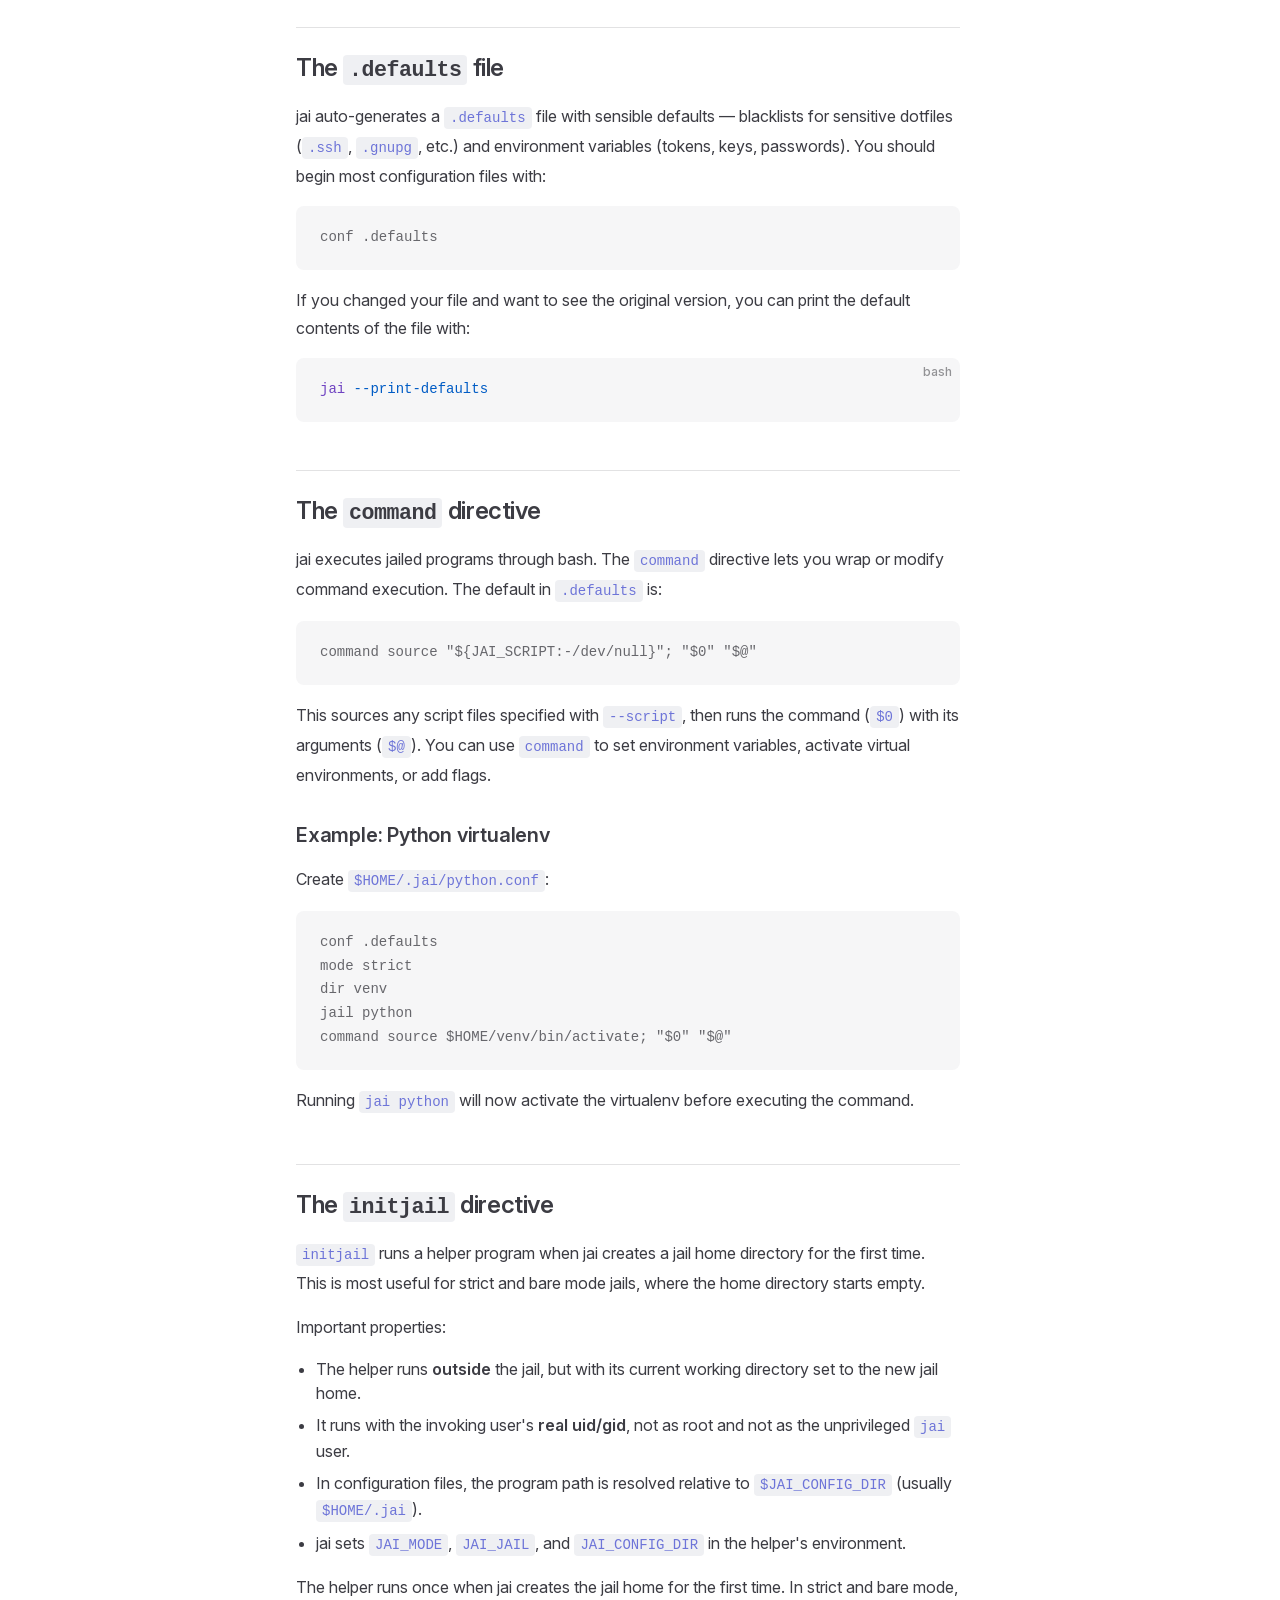
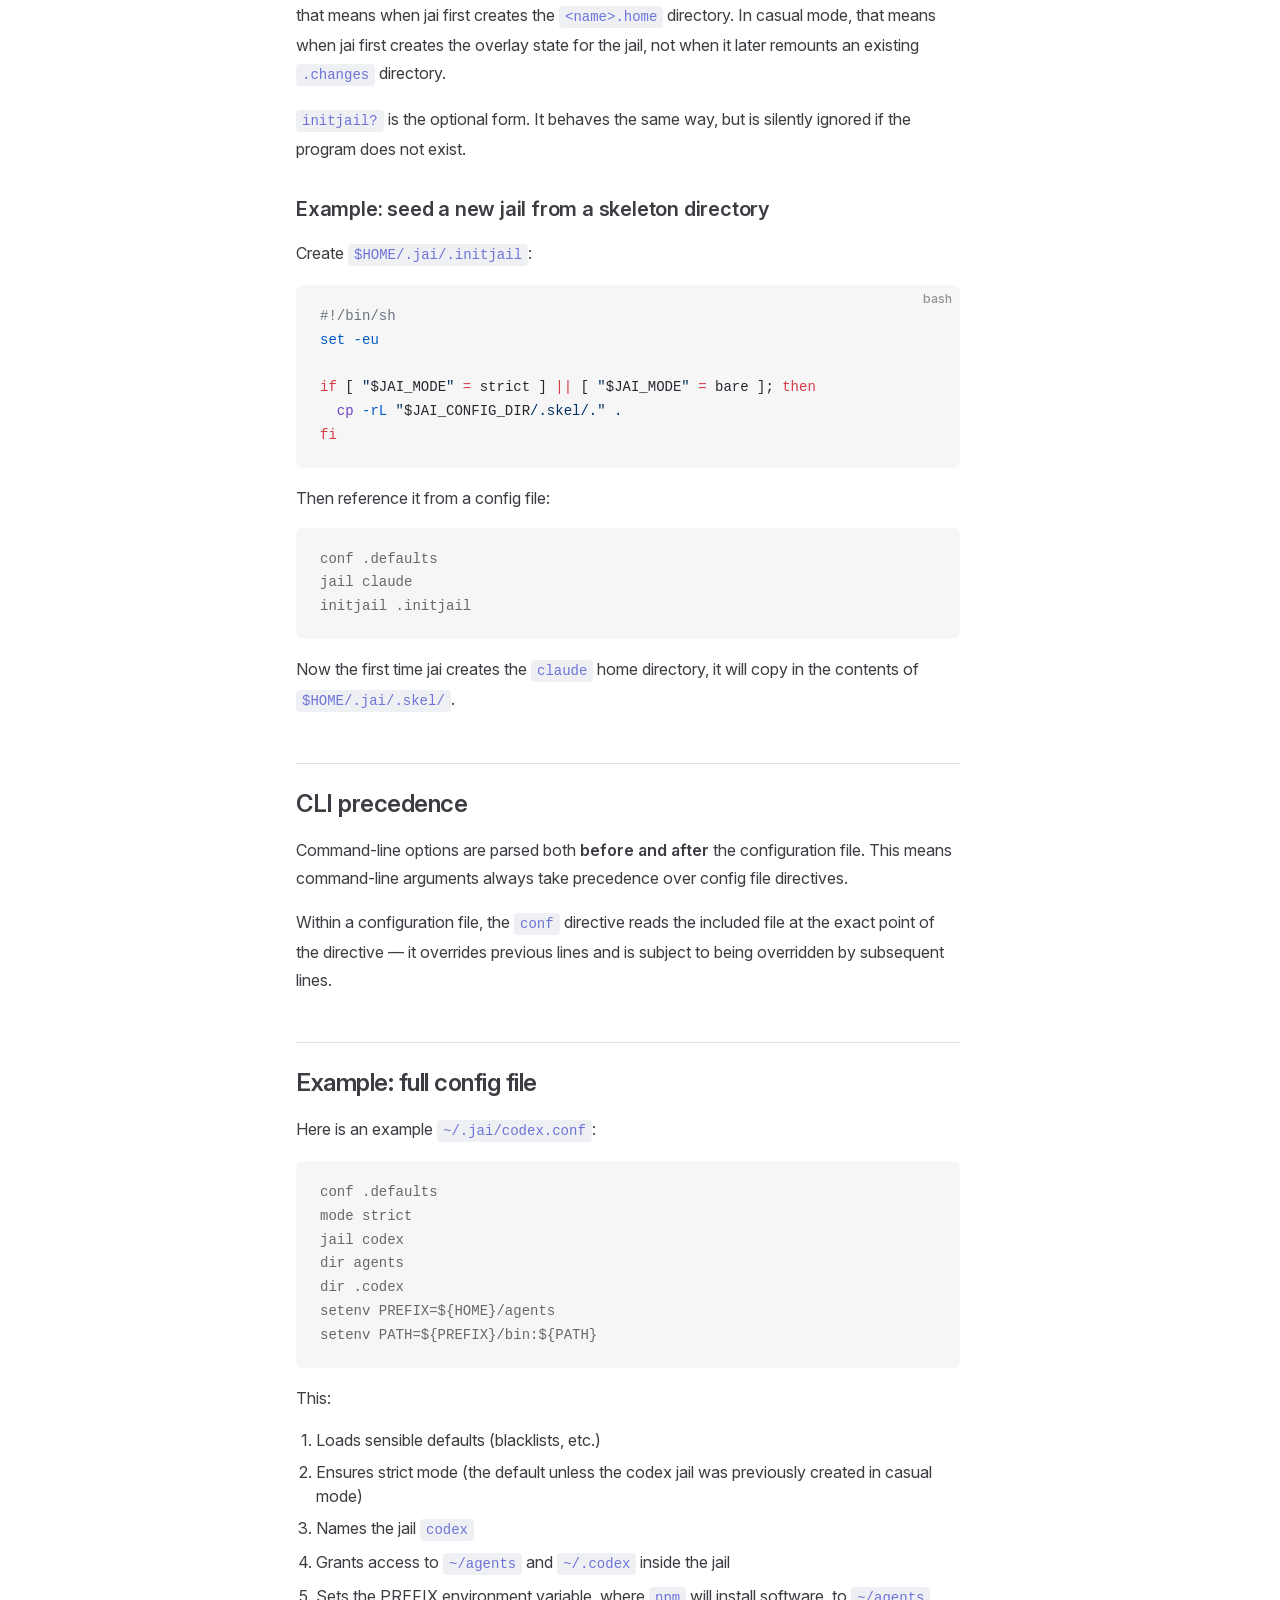
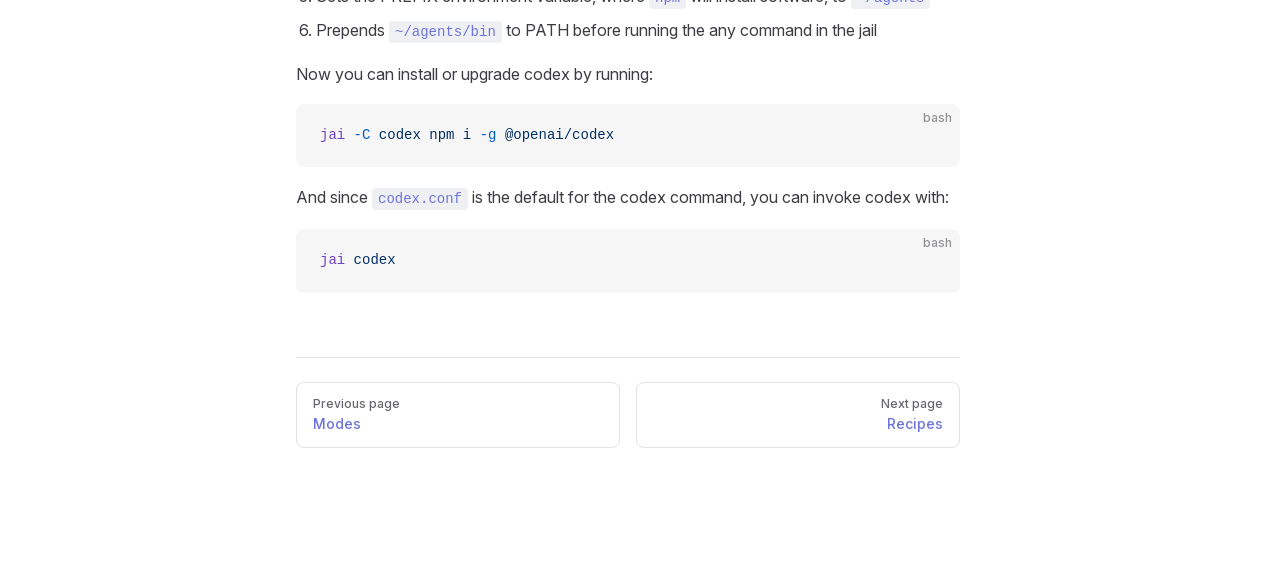
<file: configuration.html>
<!DOCTYPE html>
<html lang="en-US" dir="ltr">
  <head>
    <meta charset="utf-8">
    <meta name="viewport" content="width=device-width,initial-scale=1">
    <title>Configuration | jai - easy containment for AI agents</title>
    <meta name="description" content="Super-lightweight Linux sandbox for AI agents">
    <meta name="generator" content="VitePress v1.6.4">
    <link rel="preload stylesheet" href="/assets/style.BYW52mwf.css" as="style">
    <link rel="preload stylesheet" href="/vp-icons.css" as="style">
    
    <script type="module" src="/assets/app.BrpueRPc.js"></script>
    <link rel="preload" href="/assets/inter-roman-latin.Di8DUHzh.woff2" as="font" type="font/woff2" crossorigin="">
    <link rel="modulepreload" href="/assets/chunks/theme.Dvjj_dE6.js">
    <link rel="modulepreload" href="/assets/chunks/framework.D7zHIyZF.js">
    <link rel="modulepreload" href="/assets/configuration.md.CNivb8Nd.lean.js">
    <meta name="theme-color" content="#6d74d8">
    <script id="check-dark-mode">(()=>{const e=localStorage.getItem("vitepress-theme-appearance")||"auto",a=window.matchMedia("(prefers-color-scheme: dark)").matches;(!e||e==="auto"?a:e==="dark")&&document.documentElement.classList.add("dark")})();</script>
    <script id="check-mac-os">document.documentElement.classList.toggle("mac",/Mac|iPhone|iPod|iPad/i.test(navigator.platform));</script>
  </head>
  <body>
    <div id="app"><div class="Layout" data-v-d8b57b2d><!--[--><!--]--><!--[--><span tabindex="-1" data-v-fcbfc0e0></span><a href="#VPContent" class="VPSkipLink visually-hidden" data-v-fcbfc0e0>Skip to content</a><!--]--><!----><header class="VPNav" data-v-d8b57b2d data-v-7ad780c2><div class="VPNavBar" data-v-7ad780c2 data-v-9fd4d1dd><div class="wrapper" data-v-9fd4d1dd><div class="container" data-v-9fd4d1dd><div class="title" data-v-9fd4d1dd><div class="VPNavBarTitle has-sidebar" data-v-9fd4d1dd data-v-9f43907a><a class="title" href="/" data-v-9f43907a><!--[--><!--[--><!--[--><!--[--><div class="jai-brand nav"><img src="/assets/logo.C7a5JZI0.svg" alt="" aria-hidden="true"></div><!--]--><!--]--><!--]--><!--]--><!----><!----><!--[--><!--]--></a></div></div><div class="content" data-v-9fd4d1dd><div class="content-body" data-v-9fd4d1dd><!--[--><!--]--><div class="VPNavBarSearch search" data-v-9fd4d1dd><!----></div><nav aria-labelledby="main-nav-aria-label" class="VPNavBarMenu menu" data-v-9fd4d1dd data-v-afb2845e><span id="main-nav-aria-label" class="visually-hidden" data-v-afb2845e> Main Navigation </span><!--[--><!--[--><a class="VPLink link VPNavBarMenuLink" href="/" tabindex="0" data-v-afb2845e data-v-815115f5><!--[--><span data-v-815115f5>Home</span><!--]--></a><!--]--><!--[--><a class="VPLink link VPNavBarMenuLink" href="/install.html" tabindex="0" data-v-afb2845e data-v-815115f5><!--[--><span data-v-815115f5>Docs</span><!--]--></a><!--]--><!--[--><a class="VPLink link VPNavBarMenuLink" href="/faq.html" tabindex="0" data-v-afb2845e data-v-815115f5><!--[--><span data-v-815115f5>FAQ</span><!--]--></a><!--]--><!--[--><a class="VPLink link VPNavBarMenuLink" href="/jai.1.html" tabindex="0" data-v-afb2845e data-v-815115f5><!--[--><span data-v-815115f5>Manual</span><!--]--></a><!--]--><!--]--></nav><!----><div class="VPNavBarAppearance appearance" data-v-9fd4d1dd data-v-3f90c1a5><button class="VPSwitch VPSwitchAppearance" type="button" role="switch" title aria-checked="false" data-v-3f90c1a5 data-v-be9742d9 data-v-b4ccac88><span class="check" data-v-b4ccac88><span class="icon" data-v-b4ccac88><!--[--><span class="vpi-sun sun" data-v-be9742d9></span><span class="vpi-moon moon" data-v-be9742d9></span><!--]--></span></span></button></div><div class="VPSocialLinks VPNavBarSocialLinks social-links" data-v-9fd4d1dd data-v-ef6192dc data-v-e71e869c><!--[--><a class="VPSocialLink no-icon" href="https://github.com/stanford-scs/jai" aria-label="github" target="_blank" rel="noopener" data-v-e71e869c data-v-60a9a2d3><span class="vpi-social-github"></span></a><!--]--></div><div class="VPFlyout VPNavBarExtra extra" data-v-9fd4d1dd data-v-f953d92f data-v-bfe7971f><button type="button" class="button" aria-haspopup="true" aria-expanded="false" aria-label="extra navigation" data-v-bfe7971f><span class="vpi-more-horizontal icon" data-v-bfe7971f></span></button><div class="menu" data-v-bfe7971f><div class="VPMenu" data-v-bfe7971f data-v-20ed86d6><!----><!--[--><!--[--><!----><div class="group" data-v-f953d92f><div class="item appearance" data-v-f953d92f><p class="label" data-v-f953d92f>Appearance</p><div class="appearance-action" data-v-f953d92f><button class="VPSwitch VPSwitchAppearance" type="button" role="switch" title aria-checked="false" data-v-f953d92f data-v-be9742d9 data-v-b4ccac88><span class="check" data-v-b4ccac88><span class="icon" data-v-b4ccac88><!--[--><span class="vpi-sun sun" data-v-be9742d9></span><span class="vpi-moon moon" data-v-be9742d9></span><!--]--></span></span></button></div></div></div><div class="group" data-v-f953d92f><div class="item social-links" data-v-f953d92f><div class="VPSocialLinks social-links-list" data-v-f953d92f data-v-e71e869c><!--[--><a class="VPSocialLink no-icon" href="https://github.com/stanford-scs/jai" aria-label="github" target="_blank" rel="noopener" data-v-e71e869c data-v-60a9a2d3><span class="vpi-social-github"></span></a><!--]--></div></div></div><!--]--><!--]--></div></div></div><!--[--><!--]--><button type="button" class="VPNavBarHamburger hamburger" aria-label="mobile navigation" aria-expanded="false" aria-controls="VPNavScreen" data-v-9fd4d1dd data-v-6bee1efd><span class="container" data-v-6bee1efd><span class="top" data-v-6bee1efd></span><span class="middle" data-v-6bee1efd></span><span class="bottom" data-v-6bee1efd></span></span></button></div></div></div></div><div class="divider" data-v-9fd4d1dd><div class="divider-line" data-v-9fd4d1dd></div></div></div><!----></header><div class="VPLocalNav has-sidebar empty" data-v-d8b57b2d data-v-2488c25a><div class="container" data-v-2488c25a><button class="menu" aria-expanded="false" aria-controls="VPSidebarNav" data-v-2488c25a><span class="vpi-align-left menu-icon" data-v-2488c25a></span><span class="menu-text" data-v-2488c25a>Menu</span></button><div class="VPLocalNavOutlineDropdown" style="--vp-vh:0px;" data-v-2488c25a data-v-6b867909><button data-v-6b867909>Return to top</button><!----></div></div></div><aside class="VPSidebar" data-v-d8b57b2d data-v-42c4c606><div class="curtain" data-v-42c4c606></div><nav class="nav" id="VPSidebarNav" aria-labelledby="sidebar-aria-label" tabindex="-1" data-v-42c4c606><span class="visually-hidden" id="sidebar-aria-label" data-v-42c4c606> Sidebar Navigation </span><!--[--><!--]--><!--[--><div class="no-transition group" data-v-51288d80><section class="VPSidebarItem level-0 has-active" data-v-51288d80 data-v-0009425e><div class="item" role="button" tabindex="0" data-v-0009425e><div class="indicator" data-v-0009425e></div><h2 class="text" data-v-0009425e>Guide</h2><!----></div><div class="items" data-v-0009425e><!--[--><div class="VPSidebarItem level-1 is-link" data-v-0009425e data-v-0009425e><div class="item" data-v-0009425e><div class="indicator" data-v-0009425e></div><a class="VPLink link link" href="/install.html" data-v-0009425e><!--[--><p class="text" data-v-0009425e>Install / Build</p><!--]--></a><!----></div><!----></div><div class="VPSidebarItem level-1 is-link" data-v-0009425e data-v-0009425e><div class="item" data-v-0009425e><div class="indicator" data-v-0009425e></div><a class="VPLink link link" href="/quick-start.html" data-v-0009425e><!--[--><p class="text" data-v-0009425e>Quick Start</p><!--]--></a><!----></div><!----></div><div class="VPSidebarItem level-1 is-link" data-v-0009425e data-v-0009425e><div class="item" data-v-0009425e><div class="indicator" data-v-0009425e></div><a class="VPLink link link" href="/modes.html" data-v-0009425e><!--[--><p class="text" data-v-0009425e>Modes</p><!--]--></a><!----></div><!----></div><div class="VPSidebarItem level-1 is-link" data-v-0009425e data-v-0009425e><div class="item" data-v-0009425e><div class="indicator" data-v-0009425e></div><a class="VPLink link link" href="/configuration.html" data-v-0009425e><!--[--><p class="text" data-v-0009425e>Configuration</p><!--]--></a><!----></div><!----></div><div class="VPSidebarItem level-1 is-link" data-v-0009425e data-v-0009425e><div class="item" data-v-0009425e><div class="indicator" data-v-0009425e></div><a class="VPLink link link" href="/recipes.html" data-v-0009425e><!--[--><p class="text" data-v-0009425e>Recipes</p><!--]--></a><!----></div><!----></div><div class="VPSidebarItem level-1 is-link" data-v-0009425e data-v-0009425e><div class="item" data-v-0009425e><div class="indicator" data-v-0009425e></div><a class="VPLink link link" href="/security.html" data-v-0009425e><!--[--><p class="text" data-v-0009425e>Security Model</p><!--]--></a><!----></div><!----></div><div class="VPSidebarItem level-1 is-link" data-v-0009425e data-v-0009425e><div class="item" data-v-0009425e><div class="indicator" data-v-0009425e></div><a class="VPLink link link" href="/comparison.html" data-v-0009425e><!--[--><p class="text" data-v-0009425e>Comparison</p><!--]--></a><!----></div><!----></div><div class="VPSidebarItem level-1 is-link" data-v-0009425e data-v-0009425e><div class="item" data-v-0009425e><div class="indicator" data-v-0009425e></div><a class="VPLink link link" href="/faq.html" data-v-0009425e><!--[--><p class="text" data-v-0009425e>FAQ</p><!--]--></a><!----></div><!----></div><div class="VPSidebarItem level-1 is-link" data-v-0009425e data-v-0009425e><div class="item" data-v-0009425e><div class="indicator" data-v-0009425e></div><a class="VPLink link link" href="/jai.1.html" data-v-0009425e><!--[--><p class="text" data-v-0009425e>Manual</p><!--]--></a><!----></div><!----></div><div class="VPSidebarItem level-1 is-link" data-v-0009425e data-v-0009425e><div class="item" data-v-0009425e><div class="indicator" data-v-0009425e></div><a class="VPLink link link" href="/arch-vm.html" data-v-0009425e><!--[--><p class="text" data-v-0009425e>Arch VM Setup</p><!--]--></a><!----></div><!----></div><div class="VPSidebarItem level-1 is-link" data-v-0009425e data-v-0009425e><div class="item" data-v-0009425e><div class="indicator" data-v-0009425e></div><a class="VPLink link link" href="/contributing.html" data-v-0009425e><!--[--><p class="text" data-v-0009425e>Contributing</p><!--]--></a><!----></div><!----></div><!--]--></div></section></div><!--]--><!--[--><!--]--></nav></aside><div class="VPContent has-sidebar" id="VPContent" data-v-d8b57b2d data-v-9a6c75ad><div class="VPDoc has-sidebar has-aside" data-v-9a6c75ad data-v-e6f2a212><!--[--><!--]--><div class="container" data-v-e6f2a212><div class="aside" data-v-e6f2a212><div class="aside-curtain" data-v-e6f2a212></div><div class="aside-container" data-v-e6f2a212><div class="aside-content" data-v-e6f2a212><div class="VPDocAside" data-v-e6f2a212 data-v-cb998dce><!--[--><!--]--><!--[--><!--]--><nav aria-labelledby="doc-outline-aria-label" class="VPDocAsideOutline" data-v-cb998dce data-v-f610f197><div class="content" data-v-f610f197><div class="outline-marker" data-v-f610f197></div><div aria-level="2" class="outline-title" id="doc-outline-aria-label" role="heading" data-v-f610f197>On this page</div><ul class="VPDocOutlineItem root" data-v-f610f197 data-v-53c99d69><!--[--><!--]--></ul></div></nav><!--[--><!--]--><div class="spacer" data-v-cb998dce></div><!--[--><!--]--><!----><!--[--><!--]--><!--[--><!--]--></div></div></div></div><div class="content" data-v-e6f2a212><div class="content-container" data-v-e6f2a212><!--[--><!--]--><main class="main" data-v-e6f2a212><div style="position:relative;" class="vp-doc _configuration" data-v-e6f2a212><div><h1 id="configuration" tabindex="-1">Configuration <a class="header-anchor" href="#configuration" aria-label="Permalink to &quot;Configuration&quot;">​</a></h1><p>jai uses line-based configuration files that live in <code>$HOME/.jai/</code> (or <code>$JAI_CONFIG_DIR</code> if set).</p><h2 id="config-file-lookup" tabindex="-1">Config file lookup <a class="header-anchor" href="#config-file-lookup" aria-label="Permalink to &quot;Config file lookup&quot;">​</a></h2><p>When you run <code>jai cmd</code>, jai looks for a configuration file in this order:</p><ol><li><strong><code>$HOME/.jai/cmd.conf</code></strong> — if <code>cmd</code> contains no slashes and does not start with <code>.</code></li><li><strong><code>$HOME/.jai/default.conf</code></strong> — fallback</li></ol><p>You can override this with <code>-C file</code> or <code>--conf file</code>. If the path contains no <code>/</code>, it is relative to <code>$HOME/.jai/</code>.</p><p>The command-line arguments and the configuration file can specify a <em>jail</em> by name. Otherwise, the jail name will be <code>default</code>. After the <code>.conf</code> file is parsed, jai will parse the <em>jail</em><code>.jail</code> file, which usually just specifies the mode of the jail, but can override other options set by the <code>.conf</code> file (other than the jail name itself). Command-line arguments override both the <code>.conf</code> and <code>.jail</code> files.</p><h2 id="syntax" tabindex="-1">Syntax <a class="header-anchor" href="#syntax" aria-label="Permalink to &quot;Syntax&quot;">​</a></h2><p>Each line has the form:</p><div class="language- vp-adaptive-theme"><button title="Copy Code" class="copy"></button><span class="lang"></span><pre class="shiki shiki-themes github-light github-dark vp-code" tabindex="0"><code><span class="line"><span>option [value]</span></span></code></pre></div><p><code>option</code> is any long command-line option without the leading <code>--</code>. For example:</p><div class="language- vp-adaptive-theme"><button title="Copy Code" class="copy"></button><span class="lang"></span><pre class="shiki shiki-themes github-light github-dark vp-code" tabindex="0"><code><span class="line"><span>conf .defaults</span></span>
<span class="line"><span>mode casual</span></span>
<span class="line"><span>dir /local/build</span></span>
<span class="line"><span>mask Mail</span></span></code></pre></div><p>Blank lines and comments (lines beginning with <code>#</code>) are ignored.</p><h2 id="the-conf-directive" tabindex="-1">The <code>conf</code> directive <a class="header-anchor" href="#the-conf-directive" aria-label="Permalink to &quot;The `conf` directive&quot;">​</a></h2><p><code>conf</code> acts as an include directive. It logically replaces the <code>conf</code> line with the contents of the specified file at that exact point. Relative paths are relative to <code>$HOME/.jai/</code>.</p><div class="language- vp-adaptive-theme"><button title="Copy Code" class="copy"></button><span class="lang"></span><pre class="shiki shiki-themes github-light github-dark vp-code" tabindex="0"><code><span class="line"><span>conf .defaults</span></span>
<span class="line"><span>mode strict</span></span>
<span class="line"><span>dir /extra/path</span></span></code></pre></div><p>This reads <code>.defaults</code> first, then the subsequent lines override anything set in <code>.defaults</code>. Because <code>conf</code> is processed inline (not at the end), the order matters: later lines override earlier ones.</p><h2 id="the-defaults-file" tabindex="-1">The <code>.defaults</code> file <a class="header-anchor" href="#the-defaults-file" aria-label="Permalink to &quot;The `.defaults` file&quot;">​</a></h2><p>jai auto-generates a <code>.defaults</code> file with sensible defaults — blacklists for sensitive dotfiles (<code>.ssh</code>, <code>.gnupg</code>, etc.) and environment variables (tokens, keys, passwords). You should begin most configuration files with:</p><div class="language- vp-adaptive-theme"><button title="Copy Code" class="copy"></button><span class="lang"></span><pre class="shiki shiki-themes github-light github-dark vp-code" tabindex="0"><code><span class="line"><span>conf .defaults</span></span></code></pre></div><p>If you changed your file and want to see the original version, you can print the default contents of the file with:</p><div class="language-bash vp-adaptive-theme"><button title="Copy Code" class="copy"></button><span class="lang">bash</span><pre class="shiki shiki-themes github-light github-dark vp-code" tabindex="0"><code><span class="line"><span style="--shiki-light:#6F42C1;--shiki-dark:#B392F0;">jai</span><span style="--shiki-light:#005CC5;--shiki-dark:#79B8FF;"> --print-defaults</span></span></code></pre></div><h2 id="the-command-directive" tabindex="-1">The <code>command</code> directive <a class="header-anchor" href="#the-command-directive" aria-label="Permalink to &quot;The `command` directive&quot;">​</a></h2><p>jai executes jailed programs through bash. The <code>command</code> directive lets you wrap or modify command execution. The default in <code>.defaults</code> is:</p><div class="language- vp-adaptive-theme"><button title="Copy Code" class="copy"></button><span class="lang"></span><pre class="shiki shiki-themes github-light github-dark vp-code" tabindex="0"><code><span class="line"><span>command source &quot;${JAI_SCRIPT:-/dev/null}&quot;; &quot;$0&quot; &quot;$@&quot;</span></span></code></pre></div><p>This sources any script files specified with <code>--script</code>, then runs the command (<code>$0</code>) with its arguments (<code>$@</code>). You can use <code>command</code> to set environment variables, activate virtual environments, or add flags.</p><h3 id="example-python-virtualenv" tabindex="-1">Example: Python virtualenv <a class="header-anchor" href="#example-python-virtualenv" aria-label="Permalink to &quot;Example: Python virtualenv&quot;">​</a></h3><p>Create <code>$HOME/.jai/python.conf</code>:</p><div class="language- vp-adaptive-theme"><button title="Copy Code" class="copy"></button><span class="lang"></span><pre class="shiki shiki-themes github-light github-dark vp-code" tabindex="0"><code><span class="line"><span>conf .defaults</span></span>
<span class="line"><span>mode strict</span></span>
<span class="line"><span>dir venv</span></span>
<span class="line"><span>jail python</span></span>
<span class="line"><span>command source $HOME/venv/bin/activate; &quot;$0&quot; &quot;$@&quot;</span></span></code></pre></div><p>Running <code>jai python</code> will now activate the virtualenv before executing the command.</p><h2 id="the-initjail-directive" tabindex="-1">The <code>initjail</code> directive <a class="header-anchor" href="#the-initjail-directive" aria-label="Permalink to &quot;The `initjail` directive&quot;">​</a></h2><p><code>initjail</code> runs a helper program when jai creates a jail home directory for the first time. This is most useful for strict and bare mode jails, where the home directory starts empty.</p><p>Important properties:</p><ul><li>The helper runs <strong>outside</strong> the jail, but with its current working directory set to the new jail home.</li><li>It runs with the invoking user&#39;s <strong>real uid/gid</strong>, not as root and not as the unprivileged <code>jai</code> user.</li><li>In configuration files, the program path is resolved relative to <code>$JAI_CONFIG_DIR</code> (usually <code>$HOME/.jai</code>).</li><li>jai sets <code>JAI_MODE</code>, <code>JAI_JAIL</code>, and <code>JAI_CONFIG_DIR</code> in the helper&#39;s environment.</li></ul><p>The helper runs once when jai creates the jail home for the first time. In strict and bare mode, that means when jai first creates the <code>&lt;name&gt;.home</code> directory. In casual mode, that means when jai first creates the overlay state for the jail, not when it later remounts an existing <code>.changes</code> directory.</p><p><code>initjail?</code> is the optional form. It behaves the same way, but is silently ignored if the program does not exist.</p><h3 id="example-seed-a-new-jail-from-a-skeleton-directory" tabindex="-1">Example: seed a new jail from a skeleton directory <a class="header-anchor" href="#example-seed-a-new-jail-from-a-skeleton-directory" aria-label="Permalink to &quot;Example: seed a new jail from a skeleton directory&quot;">​</a></h3><p>Create <code>$HOME/.jai/.initjail</code>:</p><div class="language-bash vp-adaptive-theme"><button title="Copy Code" class="copy"></button><span class="lang">bash</span><pre class="shiki shiki-themes github-light github-dark vp-code" tabindex="0"><code><span class="line"><span style="--shiki-light:#6A737D;--shiki-dark:#6A737D;">#!/bin/sh</span></span>
<span class="line"><span style="--shiki-light:#005CC5;--shiki-dark:#79B8FF;">set</span><span style="--shiki-light:#005CC5;--shiki-dark:#79B8FF;"> -eu</span></span>
<span class="line"></span>
<span class="line"><span style="--shiki-light:#D73A49;--shiki-dark:#F97583;">if</span><span style="--shiki-light:#24292E;--shiki-dark:#E1E4E8;"> [ </span><span style="--shiki-light:#032F62;--shiki-dark:#9ECBFF;">&quot;</span><span style="--shiki-light:#24292E;--shiki-dark:#E1E4E8;">$JAI_MODE</span><span style="--shiki-light:#032F62;--shiki-dark:#9ECBFF;">&quot;</span><span style="--shiki-light:#D73A49;--shiki-dark:#F97583;"> =</span><span style="--shiki-light:#24292E;--shiki-dark:#E1E4E8;"> strict ] </span><span style="--shiki-light:#D73A49;--shiki-dark:#F97583;">||</span><span style="--shiki-light:#24292E;--shiki-dark:#E1E4E8;"> [ </span><span style="--shiki-light:#032F62;--shiki-dark:#9ECBFF;">&quot;</span><span style="--shiki-light:#24292E;--shiki-dark:#E1E4E8;">$JAI_MODE</span><span style="--shiki-light:#032F62;--shiki-dark:#9ECBFF;">&quot;</span><span style="--shiki-light:#D73A49;--shiki-dark:#F97583;"> =</span><span style="--shiki-light:#24292E;--shiki-dark:#E1E4E8;"> bare ]; </span><span style="--shiki-light:#D73A49;--shiki-dark:#F97583;">then</span></span>
<span class="line"><span style="--shiki-light:#6F42C1;--shiki-dark:#B392F0;">  cp</span><span style="--shiki-light:#005CC5;--shiki-dark:#79B8FF;"> -rL</span><span style="--shiki-light:#032F62;--shiki-dark:#9ECBFF;"> &quot;</span><span style="--shiki-light:#24292E;--shiki-dark:#E1E4E8;">$JAI_CONFIG_DIR</span><span style="--shiki-light:#032F62;--shiki-dark:#9ECBFF;">/.skel/.&quot;</span><span style="--shiki-light:#032F62;--shiki-dark:#9ECBFF;"> .</span></span>
<span class="line"><span style="--shiki-light:#D73A49;--shiki-dark:#F97583;">fi</span></span></code></pre></div><p>Then reference it from a config file:</p><div class="language- vp-adaptive-theme"><button title="Copy Code" class="copy"></button><span class="lang"></span><pre class="shiki shiki-themes github-light github-dark vp-code" tabindex="0"><code><span class="line"><span>conf .defaults</span></span>
<span class="line"><span>jail claude</span></span>
<span class="line"><span>initjail .initjail</span></span></code></pre></div><p>Now the first time jai creates the <code>claude</code> home directory, it will copy in the contents of <code>$HOME/.jai/.skel/</code>.</p><h2 id="cli-precedence" tabindex="-1">CLI precedence <a class="header-anchor" href="#cli-precedence" aria-label="Permalink to &quot;CLI precedence&quot;">​</a></h2><p>Command-line options are parsed both <strong>before and after</strong> the configuration file. This means command-line arguments always take precedence over config file directives.</p><p>Within a configuration file, the <code>conf</code> directive reads the included file at the exact point of the directive — it overrides previous lines and is subject to being overridden by subsequent lines.</p><h2 id="example-full-config-file" tabindex="-1">Example: full config file <a class="header-anchor" href="#example-full-config-file" aria-label="Permalink to &quot;Example: full config file&quot;">​</a></h2><p>Here is an example <code>~/.jai/codex.conf</code>:</p><div class="language- vp-adaptive-theme"><button title="Copy Code" class="copy"></button><span class="lang"></span><pre class="shiki shiki-themes github-light github-dark vp-code" tabindex="0"><code><span class="line"><span>conf .defaults</span></span>
<span class="line"><span>mode strict</span></span>
<span class="line"><span>jail codex</span></span>
<span class="line"><span>dir agents</span></span>
<span class="line"><span>dir .codex</span></span>
<span class="line"><span>setenv PREFIX=${HOME}/agents</span></span>
<span class="line"><span>setenv PATH=${PREFIX}/bin:${PATH}</span></span></code></pre></div><p>This:</p><ol><li>Loads sensible defaults (blacklists, etc.)</li><li>Ensures strict mode (the default unless the codex jail was previously created in casual mode)</li><li>Names the jail <code>codex</code></li><li>Grants access to <code>~/agents</code> and <code>~/.codex</code> inside the jail</li><li>Sets the PREFIX environment variable, where <code>npm</code> will install software, to <code>~/agents</code></li><li>Prepends <code>~/agents/bin</code> to PATH before running the any command in the jail</li></ol><p>Now you can install or upgrade codex by running:</p><div class="language-bash vp-adaptive-theme"><button title="Copy Code" class="copy"></button><span class="lang">bash</span><pre class="shiki shiki-themes github-light github-dark vp-code" tabindex="0"><code><span class="line"><span style="--shiki-light:#6F42C1;--shiki-dark:#B392F0;">jai</span><span style="--shiki-light:#005CC5;--shiki-dark:#79B8FF;"> -C</span><span style="--shiki-light:#032F62;--shiki-dark:#9ECBFF;"> codex</span><span style="--shiki-light:#032F62;--shiki-dark:#9ECBFF;"> npm</span><span style="--shiki-light:#032F62;--shiki-dark:#9ECBFF;"> i</span><span style="--shiki-light:#005CC5;--shiki-dark:#79B8FF;"> -g</span><span style="--shiki-light:#032F62;--shiki-dark:#9ECBFF;"> @openai/codex</span></span></code></pre></div><p>And since <code>codex.conf</code> is the default for the codex command, you can invoke codex with:</p><div class="language-bash vp-adaptive-theme"><button title="Copy Code" class="copy"></button><span class="lang">bash</span><pre class="shiki shiki-themes github-light github-dark vp-code" tabindex="0"><code><span class="line"><span style="--shiki-light:#6F42C1;--shiki-dark:#B392F0;">jai</span><span style="--shiki-light:#032F62;--shiki-dark:#9ECBFF;"> codex</span></span></code></pre></div></div></div></main><footer class="VPDocFooter" data-v-e6f2a212 data-v-1bcd8184><!--[--><!--]--><!----><nav class="prev-next" aria-labelledby="doc-footer-aria-label" data-v-1bcd8184><span class="visually-hidden" id="doc-footer-aria-label" data-v-1bcd8184>Pager</span><div class="pager" data-v-1bcd8184><a class="VPLink link pager-link prev" href="/modes.html" data-v-1bcd8184><!--[--><span class="desc" data-v-1bcd8184>Previous page</span><span class="title" data-v-1bcd8184>Modes</span><!--]--></a></div><div class="pager" data-v-1bcd8184><a class="VPLink link pager-link next" href="/recipes.html" data-v-1bcd8184><!--[--><span class="desc" data-v-1bcd8184>Next page</span><span class="title" data-v-1bcd8184>Recipes</span><!--]--></a></div></nav></footer><!--[--><!--]--></div></div></div><!--[--><!--]--></div></div><footer class="VPFooter has-sidebar" data-v-d8b57b2d data-v-566314d4><div class="container" data-v-566314d4><p class="message" data-v-566314d4>Stanford <a href="https://www.scs.stanford.edu/">SCS</a> and <a href="https://fdc.stanford.edu">FDCI</a></p><!----></div></footer><!--[--><!--]--></div></div>
    <script>window.__VP_HASH_MAP__=JSON.parse("{\"arch-vm.md\":\"C6MKwmxR\",\"comparison.md\":\"D2zLo0gn\",\"configuration.md\":\"CNivb8Nd\",\"contributing.md\":\"D4m3iJVb\",\"faq.md\":\"C-2zPZwo\",\"index.md\":\"RLLI2Iuz\",\"install.md\":\"C6gbkqf0\",\"jai.1.md\":\"j8RJZ1tO\",\"modes.md\":\"DXrzCtUB\",\"quick-start.md\":\"B-2snAY4\",\"recipes.md\":\"SSujxxqc\",\"security.md\":\"Dh8Z0ZJg\"}");window.__VP_SITE_DATA__=JSON.parse("{\"lang\":\"en-US\",\"dir\":\"ltr\",\"title\":\"jai - easy containment for AI agents\",\"description\":\"Super-lightweight Linux sandbox for AI agents\",\"base\":\"/\",\"head\":[],\"router\":{\"prefetchLinks\":true},\"appearance\":true,\"themeConfig\":{\"siteTitle\":false,\"nav\":[{\"text\":\"Home\",\"link\":\"/\"},{\"text\":\"Docs\",\"link\":\"/install\"},{\"text\":\"FAQ\",\"link\":\"/faq\"},{\"text\":\"Manual\",\"link\":\"jai.1\"}],\"sidebar\":[{\"text\":\"Guide\",\"items\":[{\"text\":\"Install / Build\",\"link\":\"/install\"},{\"text\":\"Quick Start\",\"link\":\"/quick-start\"},{\"text\":\"Modes\",\"link\":\"/modes\"},{\"text\":\"Configuration\",\"link\":\"/configuration\"},{\"text\":\"Recipes\",\"link\":\"/recipes\"},{\"text\":\"Security Model\",\"link\":\"/security\"},{\"text\":\"Comparison\",\"link\":\"/comparison\"},{\"text\":\"FAQ\",\"link\":\"/faq\"},{\"text\":\"Manual\",\"link\":\"/jai.1\"},{\"text\":\"Arch VM Setup\",\"link\":\"/arch-vm\"},{\"text\":\"Contributing\",\"link\":\"/contributing\"}]}],\"socialLinks\":[{\"icon\":\"github\",\"link\":\"https://github.com/stanford-scs/jai\"}],\"footer\":{\"message\":\"Stanford <a href=\\\"https://www.scs.stanford.edu/\\\">SCS</a> and <a href=\\\"https://fdc.stanford.edu\\\">FDCI</a>\"}},\"locales\":{},\"scrollOffset\":134,\"cleanUrls\":false}");</script>
    
  </body>
</html>
</file>
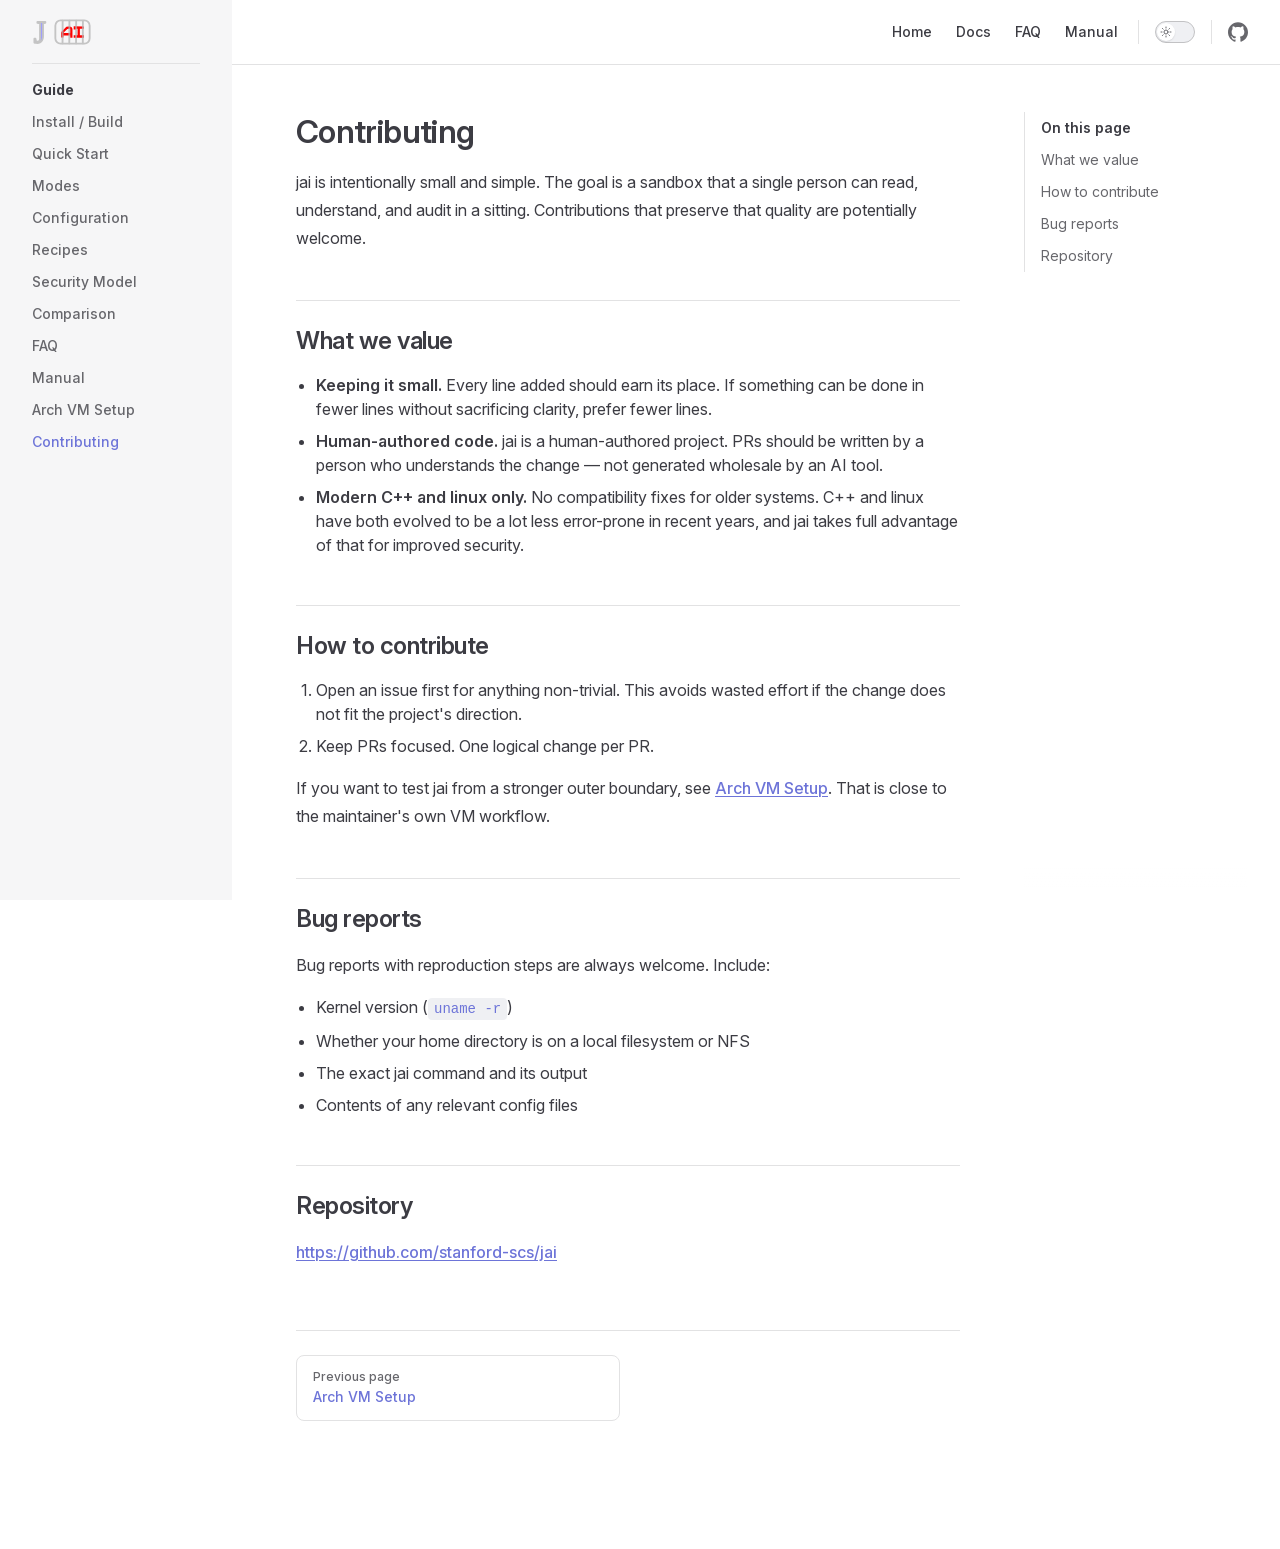
<file: contributing.html>
<!DOCTYPE html>
<html lang="en-US" dir="ltr">
  <head>
    <meta charset="utf-8">
    <meta name="viewport" content="width=device-width,initial-scale=1">
    <title>Contributing | jai - easy containment for AI agents</title>
    <meta name="description" content="Super-lightweight Linux sandbox for AI agents">
    <meta name="generator" content="VitePress v1.6.4">
    <link rel="preload stylesheet" href="/assets/style.BYW52mwf.css" as="style">
    <link rel="preload stylesheet" href="/vp-icons.css" as="style">
    
    <script type="module" src="/assets/app.BrpueRPc.js"></script>
    <link rel="preload" href="/assets/inter-roman-latin.Di8DUHzh.woff2" as="font" type="font/woff2" crossorigin="">
    <link rel="modulepreload" href="/assets/chunks/theme.Dvjj_dE6.js">
    <link rel="modulepreload" href="/assets/chunks/framework.D7zHIyZF.js">
    <link rel="modulepreload" href="/assets/contributing.md.D4m3iJVb.lean.js">
    <meta name="theme-color" content="#6d74d8">
    <script id="check-dark-mode">(()=>{const e=localStorage.getItem("vitepress-theme-appearance")||"auto",a=window.matchMedia("(prefers-color-scheme: dark)").matches;(!e||e==="auto"?a:e==="dark")&&document.documentElement.classList.add("dark")})();</script>
    <script id="check-mac-os">document.documentElement.classList.toggle("mac",/Mac|iPhone|iPod|iPad/i.test(navigator.platform));</script>
  </head>
  <body>
    <div id="app"><div class="Layout" data-v-d8b57b2d><!--[--><!--]--><!--[--><span tabindex="-1" data-v-fcbfc0e0></span><a href="#VPContent" class="VPSkipLink visually-hidden" data-v-fcbfc0e0>Skip to content</a><!--]--><!----><header class="VPNav" data-v-d8b57b2d data-v-7ad780c2><div class="VPNavBar" data-v-7ad780c2 data-v-9fd4d1dd><div class="wrapper" data-v-9fd4d1dd><div class="container" data-v-9fd4d1dd><div class="title" data-v-9fd4d1dd><div class="VPNavBarTitle has-sidebar" data-v-9fd4d1dd data-v-9f43907a><a class="title" href="/" data-v-9f43907a><!--[--><!--[--><!--[--><!--[--><div class="jai-brand nav"><img src="/assets/logo.C7a5JZI0.svg" alt="" aria-hidden="true"></div><!--]--><!--]--><!--]--><!--]--><!----><!----><!--[--><!--]--></a></div></div><div class="content" data-v-9fd4d1dd><div class="content-body" data-v-9fd4d1dd><!--[--><!--]--><div class="VPNavBarSearch search" data-v-9fd4d1dd><!----></div><nav aria-labelledby="main-nav-aria-label" class="VPNavBarMenu menu" data-v-9fd4d1dd data-v-afb2845e><span id="main-nav-aria-label" class="visually-hidden" data-v-afb2845e> Main Navigation </span><!--[--><!--[--><a class="VPLink link VPNavBarMenuLink" href="/" tabindex="0" data-v-afb2845e data-v-815115f5><!--[--><span data-v-815115f5>Home</span><!--]--></a><!--]--><!--[--><a class="VPLink link VPNavBarMenuLink" href="/install.html" tabindex="0" data-v-afb2845e data-v-815115f5><!--[--><span data-v-815115f5>Docs</span><!--]--></a><!--]--><!--[--><a class="VPLink link VPNavBarMenuLink" href="/faq.html" tabindex="0" data-v-afb2845e data-v-815115f5><!--[--><span data-v-815115f5>FAQ</span><!--]--></a><!--]--><!--[--><a class="VPLink link VPNavBarMenuLink" href="/jai.1.html" tabindex="0" data-v-afb2845e data-v-815115f5><!--[--><span data-v-815115f5>Manual</span><!--]--></a><!--]--><!--]--></nav><!----><div class="VPNavBarAppearance appearance" data-v-9fd4d1dd data-v-3f90c1a5><button class="VPSwitch VPSwitchAppearance" type="button" role="switch" title aria-checked="false" data-v-3f90c1a5 data-v-be9742d9 data-v-b4ccac88><span class="check" data-v-b4ccac88><span class="icon" data-v-b4ccac88><!--[--><span class="vpi-sun sun" data-v-be9742d9></span><span class="vpi-moon moon" data-v-be9742d9></span><!--]--></span></span></button></div><div class="VPSocialLinks VPNavBarSocialLinks social-links" data-v-9fd4d1dd data-v-ef6192dc data-v-e71e869c><!--[--><a class="VPSocialLink no-icon" href="https://github.com/stanford-scs/jai" aria-label="github" target="_blank" rel="noopener" data-v-e71e869c data-v-60a9a2d3><span class="vpi-social-github"></span></a><!--]--></div><div class="VPFlyout VPNavBarExtra extra" data-v-9fd4d1dd data-v-f953d92f data-v-bfe7971f><button type="button" class="button" aria-haspopup="true" aria-expanded="false" aria-label="extra navigation" data-v-bfe7971f><span class="vpi-more-horizontal icon" data-v-bfe7971f></span></button><div class="menu" data-v-bfe7971f><div class="VPMenu" data-v-bfe7971f data-v-20ed86d6><!----><!--[--><!--[--><!----><div class="group" data-v-f953d92f><div class="item appearance" data-v-f953d92f><p class="label" data-v-f953d92f>Appearance</p><div class="appearance-action" data-v-f953d92f><button class="VPSwitch VPSwitchAppearance" type="button" role="switch" title aria-checked="false" data-v-f953d92f data-v-be9742d9 data-v-b4ccac88><span class="check" data-v-b4ccac88><span class="icon" data-v-b4ccac88><!--[--><span class="vpi-sun sun" data-v-be9742d9></span><span class="vpi-moon moon" data-v-be9742d9></span><!--]--></span></span></button></div></div></div><div class="group" data-v-f953d92f><div class="item social-links" data-v-f953d92f><div class="VPSocialLinks social-links-list" data-v-f953d92f data-v-e71e869c><!--[--><a class="VPSocialLink no-icon" href="https://github.com/stanford-scs/jai" aria-label="github" target="_blank" rel="noopener" data-v-e71e869c data-v-60a9a2d3><span class="vpi-social-github"></span></a><!--]--></div></div></div><!--]--><!--]--></div></div></div><!--[--><!--]--><button type="button" class="VPNavBarHamburger hamburger" aria-label="mobile navigation" aria-expanded="false" aria-controls="VPNavScreen" data-v-9fd4d1dd data-v-6bee1efd><span class="container" data-v-6bee1efd><span class="top" data-v-6bee1efd></span><span class="middle" data-v-6bee1efd></span><span class="bottom" data-v-6bee1efd></span></span></button></div></div></div></div><div class="divider" data-v-9fd4d1dd><div class="divider-line" data-v-9fd4d1dd></div></div></div><!----></header><div class="VPLocalNav has-sidebar empty" data-v-d8b57b2d data-v-2488c25a><div class="container" data-v-2488c25a><button class="menu" aria-expanded="false" aria-controls="VPSidebarNav" data-v-2488c25a><span class="vpi-align-left menu-icon" data-v-2488c25a></span><span class="menu-text" data-v-2488c25a>Menu</span></button><div class="VPLocalNavOutlineDropdown" style="--vp-vh:0px;" data-v-2488c25a data-v-6b867909><button data-v-6b867909>Return to top</button><!----></div></div></div><aside class="VPSidebar" data-v-d8b57b2d data-v-42c4c606><div class="curtain" data-v-42c4c606></div><nav class="nav" id="VPSidebarNav" aria-labelledby="sidebar-aria-label" tabindex="-1" data-v-42c4c606><span class="visually-hidden" id="sidebar-aria-label" data-v-42c4c606> Sidebar Navigation </span><!--[--><!--]--><!--[--><div class="no-transition group" data-v-51288d80><section class="VPSidebarItem level-0 has-active" data-v-51288d80 data-v-0009425e><div class="item" role="button" tabindex="0" data-v-0009425e><div class="indicator" data-v-0009425e></div><h2 class="text" data-v-0009425e>Guide</h2><!----></div><div class="items" data-v-0009425e><!--[--><div class="VPSidebarItem level-1 is-link" data-v-0009425e data-v-0009425e><div class="item" data-v-0009425e><div class="indicator" data-v-0009425e></div><a class="VPLink link link" href="/install.html" data-v-0009425e><!--[--><p class="text" data-v-0009425e>Install / Build</p><!--]--></a><!----></div><!----></div><div class="VPSidebarItem level-1 is-link" data-v-0009425e data-v-0009425e><div class="item" data-v-0009425e><div class="indicator" data-v-0009425e></div><a class="VPLink link link" href="/quick-start.html" data-v-0009425e><!--[--><p class="text" data-v-0009425e>Quick Start</p><!--]--></a><!----></div><!----></div><div class="VPSidebarItem level-1 is-link" data-v-0009425e data-v-0009425e><div class="item" data-v-0009425e><div class="indicator" data-v-0009425e></div><a class="VPLink link link" href="/modes.html" data-v-0009425e><!--[--><p class="text" data-v-0009425e>Modes</p><!--]--></a><!----></div><!----></div><div class="VPSidebarItem level-1 is-link" data-v-0009425e data-v-0009425e><div class="item" data-v-0009425e><div class="indicator" data-v-0009425e></div><a class="VPLink link link" href="/configuration.html" data-v-0009425e><!--[--><p class="text" data-v-0009425e>Configuration</p><!--]--></a><!----></div><!----></div><div class="VPSidebarItem level-1 is-link" data-v-0009425e data-v-0009425e><div class="item" data-v-0009425e><div class="indicator" data-v-0009425e></div><a class="VPLink link link" href="/recipes.html" data-v-0009425e><!--[--><p class="text" data-v-0009425e>Recipes</p><!--]--></a><!----></div><!----></div><div class="VPSidebarItem level-1 is-link" data-v-0009425e data-v-0009425e><div class="item" data-v-0009425e><div class="indicator" data-v-0009425e></div><a class="VPLink link link" href="/security.html" data-v-0009425e><!--[--><p class="text" data-v-0009425e>Security Model</p><!--]--></a><!----></div><!----></div><div class="VPSidebarItem level-1 is-link" data-v-0009425e data-v-0009425e><div class="item" data-v-0009425e><div class="indicator" data-v-0009425e></div><a class="VPLink link link" href="/comparison.html" data-v-0009425e><!--[--><p class="text" data-v-0009425e>Comparison</p><!--]--></a><!----></div><!----></div><div class="VPSidebarItem level-1 is-link" data-v-0009425e data-v-0009425e><div class="item" data-v-0009425e><div class="indicator" data-v-0009425e></div><a class="VPLink link link" href="/faq.html" data-v-0009425e><!--[--><p class="text" data-v-0009425e>FAQ</p><!--]--></a><!----></div><!----></div><div class="VPSidebarItem level-1 is-link" data-v-0009425e data-v-0009425e><div class="item" data-v-0009425e><div class="indicator" data-v-0009425e></div><a class="VPLink link link" href="/jai.1.html" data-v-0009425e><!--[--><p class="text" data-v-0009425e>Manual</p><!--]--></a><!----></div><!----></div><div class="VPSidebarItem level-1 is-link" data-v-0009425e data-v-0009425e><div class="item" data-v-0009425e><div class="indicator" data-v-0009425e></div><a class="VPLink link link" href="/arch-vm.html" data-v-0009425e><!--[--><p class="text" data-v-0009425e>Arch VM Setup</p><!--]--></a><!----></div><!----></div><div class="VPSidebarItem level-1 is-link" data-v-0009425e data-v-0009425e><div class="item" data-v-0009425e><div class="indicator" data-v-0009425e></div><a class="VPLink link link" href="/contributing.html" data-v-0009425e><!--[--><p class="text" data-v-0009425e>Contributing</p><!--]--></a><!----></div><!----></div><!--]--></div></section></div><!--]--><!--[--><!--]--></nav></aside><div class="VPContent has-sidebar" id="VPContent" data-v-d8b57b2d data-v-9a6c75ad><div class="VPDoc has-sidebar has-aside" data-v-9a6c75ad data-v-e6f2a212><!--[--><!--]--><div class="container" data-v-e6f2a212><div class="aside" data-v-e6f2a212><div class="aside-curtain" data-v-e6f2a212></div><div class="aside-container" data-v-e6f2a212><div class="aside-content" data-v-e6f2a212><div class="VPDocAside" data-v-e6f2a212 data-v-cb998dce><!--[--><!--]--><!--[--><!--]--><nav aria-labelledby="doc-outline-aria-label" class="VPDocAsideOutline" data-v-cb998dce data-v-f610f197><div class="content" data-v-f610f197><div class="outline-marker" data-v-f610f197></div><div aria-level="2" class="outline-title" id="doc-outline-aria-label" role="heading" data-v-f610f197>On this page</div><ul class="VPDocOutlineItem root" data-v-f610f197 data-v-53c99d69><!--[--><!--]--></ul></div></nav><!--[--><!--]--><div class="spacer" data-v-cb998dce></div><!--[--><!--]--><!----><!--[--><!--]--><!--[--><!--]--></div></div></div></div><div class="content" data-v-e6f2a212><div class="content-container" data-v-e6f2a212><!--[--><!--]--><main class="main" data-v-e6f2a212><div style="position:relative;" class="vp-doc _contributing" data-v-e6f2a212><div><h1 id="contributing" tabindex="-1">Contributing <a class="header-anchor" href="#contributing" aria-label="Permalink to &quot;Contributing&quot;">​</a></h1><p>jai is intentionally small and simple. The goal is a sandbox that a single person can read, understand, and audit in a sitting. Contributions that preserve that quality are potentially welcome.</p><h2 id="what-we-value" tabindex="-1">What we value <a class="header-anchor" href="#what-we-value" aria-label="Permalink to &quot;What we value&quot;">​</a></h2><ul><li><strong>Keeping it small.</strong> Every line added should earn its place. If something can be done in fewer lines without sacrificing clarity, prefer fewer lines.</li><li><strong>Human-authored code.</strong> jai is a human-authored project. PRs should be written by a person who understands the change — not generated wholesale by an AI tool.</li><li><strong>Modern C++ and linux only.</strong> No compatibility fixes for older systems. C++ and linux have both evolved to be a lot less error-prone in recent years, and jai takes full advantage of that for improved security.</li></ul><h2 id="how-to-contribute" tabindex="-1">How to contribute <a class="header-anchor" href="#how-to-contribute" aria-label="Permalink to &quot;How to contribute&quot;">​</a></h2><ol><li>Open an issue first for anything non-trivial. This avoids wasted effort if the change does not fit the project&#39;s direction.</li><li>Keep PRs focused. One logical change per PR.</li></ol><p>If you want to test jai from a stronger outer boundary, see <a href="/arch-vm.html">Arch VM Setup</a>. That is close to the maintainer&#39;s own VM workflow.</p><h2 id="bug-reports" tabindex="-1">Bug reports <a class="header-anchor" href="#bug-reports" aria-label="Permalink to &quot;Bug reports&quot;">​</a></h2><p>Bug reports with reproduction steps are always welcome. Include:</p><ul><li>Kernel version (<code>uname -r</code>)</li><li>Whether your home directory is on a local filesystem or NFS</li><li>The exact jai command and its output</li><li>Contents of any relevant config files</li></ul><h2 id="repository" tabindex="-1">Repository <a class="header-anchor" href="#repository" aria-label="Permalink to &quot;Repository&quot;">​</a></h2><p><a href="https://github.com/stanford-scs/jai" target="_blank" rel="noreferrer">https://github.com/stanford-scs/jai</a></p></div></div></main><footer class="VPDocFooter" data-v-e6f2a212 data-v-1bcd8184><!--[--><!--]--><!----><nav class="prev-next" aria-labelledby="doc-footer-aria-label" data-v-1bcd8184><span class="visually-hidden" id="doc-footer-aria-label" data-v-1bcd8184>Pager</span><div class="pager" data-v-1bcd8184><a class="VPLink link pager-link prev" href="/arch-vm.html" data-v-1bcd8184><!--[--><span class="desc" data-v-1bcd8184>Previous page</span><span class="title" data-v-1bcd8184>Arch VM Setup</span><!--]--></a></div><div class="pager" data-v-1bcd8184><!----></div></nav></footer><!--[--><!--]--></div></div></div><!--[--><!--]--></div></div><footer class="VPFooter has-sidebar" data-v-d8b57b2d data-v-566314d4><div class="container" data-v-566314d4><p class="message" data-v-566314d4>Stanford <a href="https://www.scs.stanford.edu/">SCS</a> and <a href="https://fdc.stanford.edu">FDCI</a></p><!----></div></footer><!--[--><!--]--></div></div>
    <script>window.__VP_HASH_MAP__=JSON.parse("{\"arch-vm.md\":\"C6MKwmxR\",\"comparison.md\":\"D2zLo0gn\",\"configuration.md\":\"CNivb8Nd\",\"contributing.md\":\"D4m3iJVb\",\"faq.md\":\"C-2zPZwo\",\"index.md\":\"RLLI2Iuz\",\"install.md\":\"C6gbkqf0\",\"jai.1.md\":\"j8RJZ1tO\",\"modes.md\":\"DXrzCtUB\",\"quick-start.md\":\"B-2snAY4\",\"recipes.md\":\"SSujxxqc\",\"security.md\":\"Dh8Z0ZJg\"}");window.__VP_SITE_DATA__=JSON.parse("{\"lang\":\"en-US\",\"dir\":\"ltr\",\"title\":\"jai - easy containment for AI agents\",\"description\":\"Super-lightweight Linux sandbox for AI agents\",\"base\":\"/\",\"head\":[],\"router\":{\"prefetchLinks\":true},\"appearance\":true,\"themeConfig\":{\"siteTitle\":false,\"nav\":[{\"text\":\"Home\",\"link\":\"/\"},{\"text\":\"Docs\",\"link\":\"/install\"},{\"text\":\"FAQ\",\"link\":\"/faq\"},{\"text\":\"Manual\",\"link\":\"jai.1\"}],\"sidebar\":[{\"text\":\"Guide\",\"items\":[{\"text\":\"Install / Build\",\"link\":\"/install\"},{\"text\":\"Quick Start\",\"link\":\"/quick-start\"},{\"text\":\"Modes\",\"link\":\"/modes\"},{\"text\":\"Configuration\",\"link\":\"/configuration\"},{\"text\":\"Recipes\",\"link\":\"/recipes\"},{\"text\":\"Security Model\",\"link\":\"/security\"},{\"text\":\"Comparison\",\"link\":\"/comparison\"},{\"text\":\"FAQ\",\"link\":\"/faq\"},{\"text\":\"Manual\",\"link\":\"/jai.1\"},{\"text\":\"Arch VM Setup\",\"link\":\"/arch-vm\"},{\"text\":\"Contributing\",\"link\":\"/contributing\"}]}],\"socialLinks\":[{\"icon\":\"github\",\"link\":\"https://github.com/stanford-scs/jai\"}],\"footer\":{\"message\":\"Stanford <a href=\\\"https://www.scs.stanford.edu/\\\">SCS</a> and <a href=\\\"https://fdc.stanford.edu\\\">FDCI</a>\"}},\"locales\":{},\"scrollOffset\":134,\"cleanUrls\":false}");</script>
    
  </body>
</html>
</file>
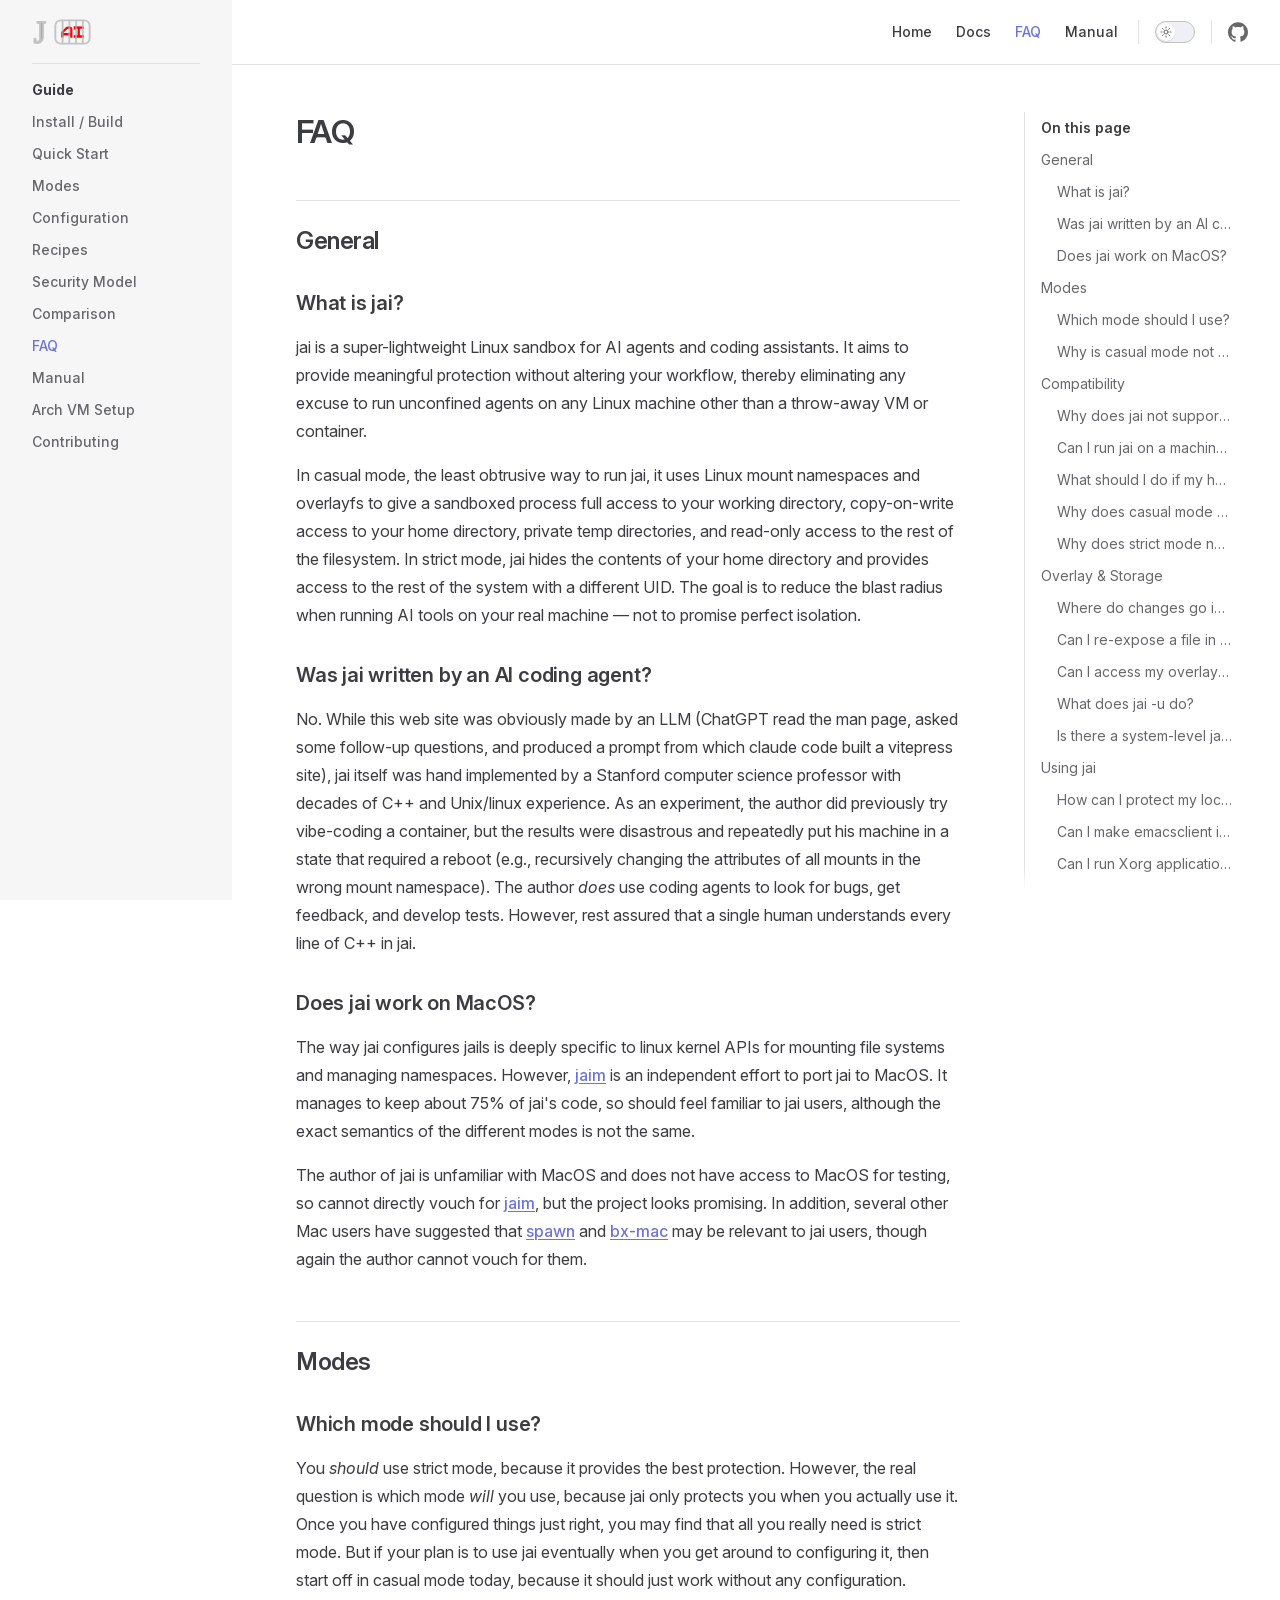
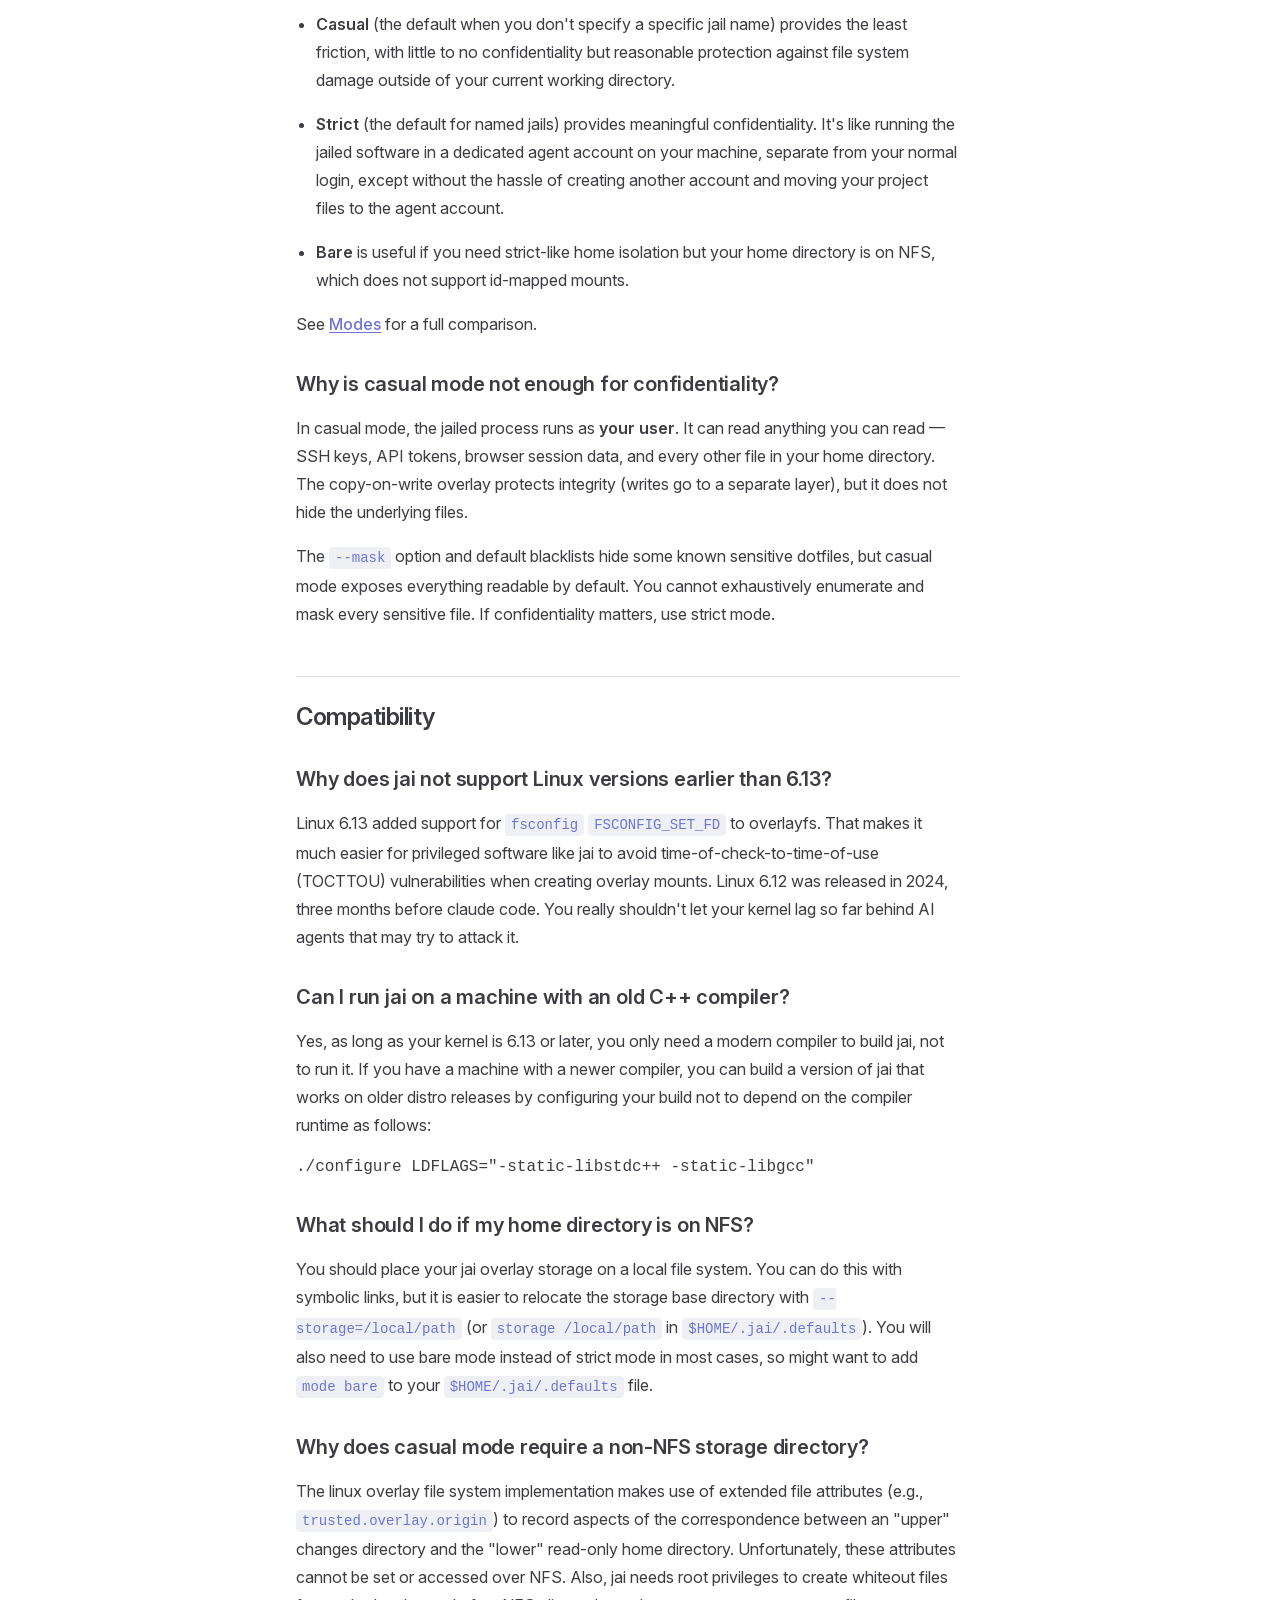
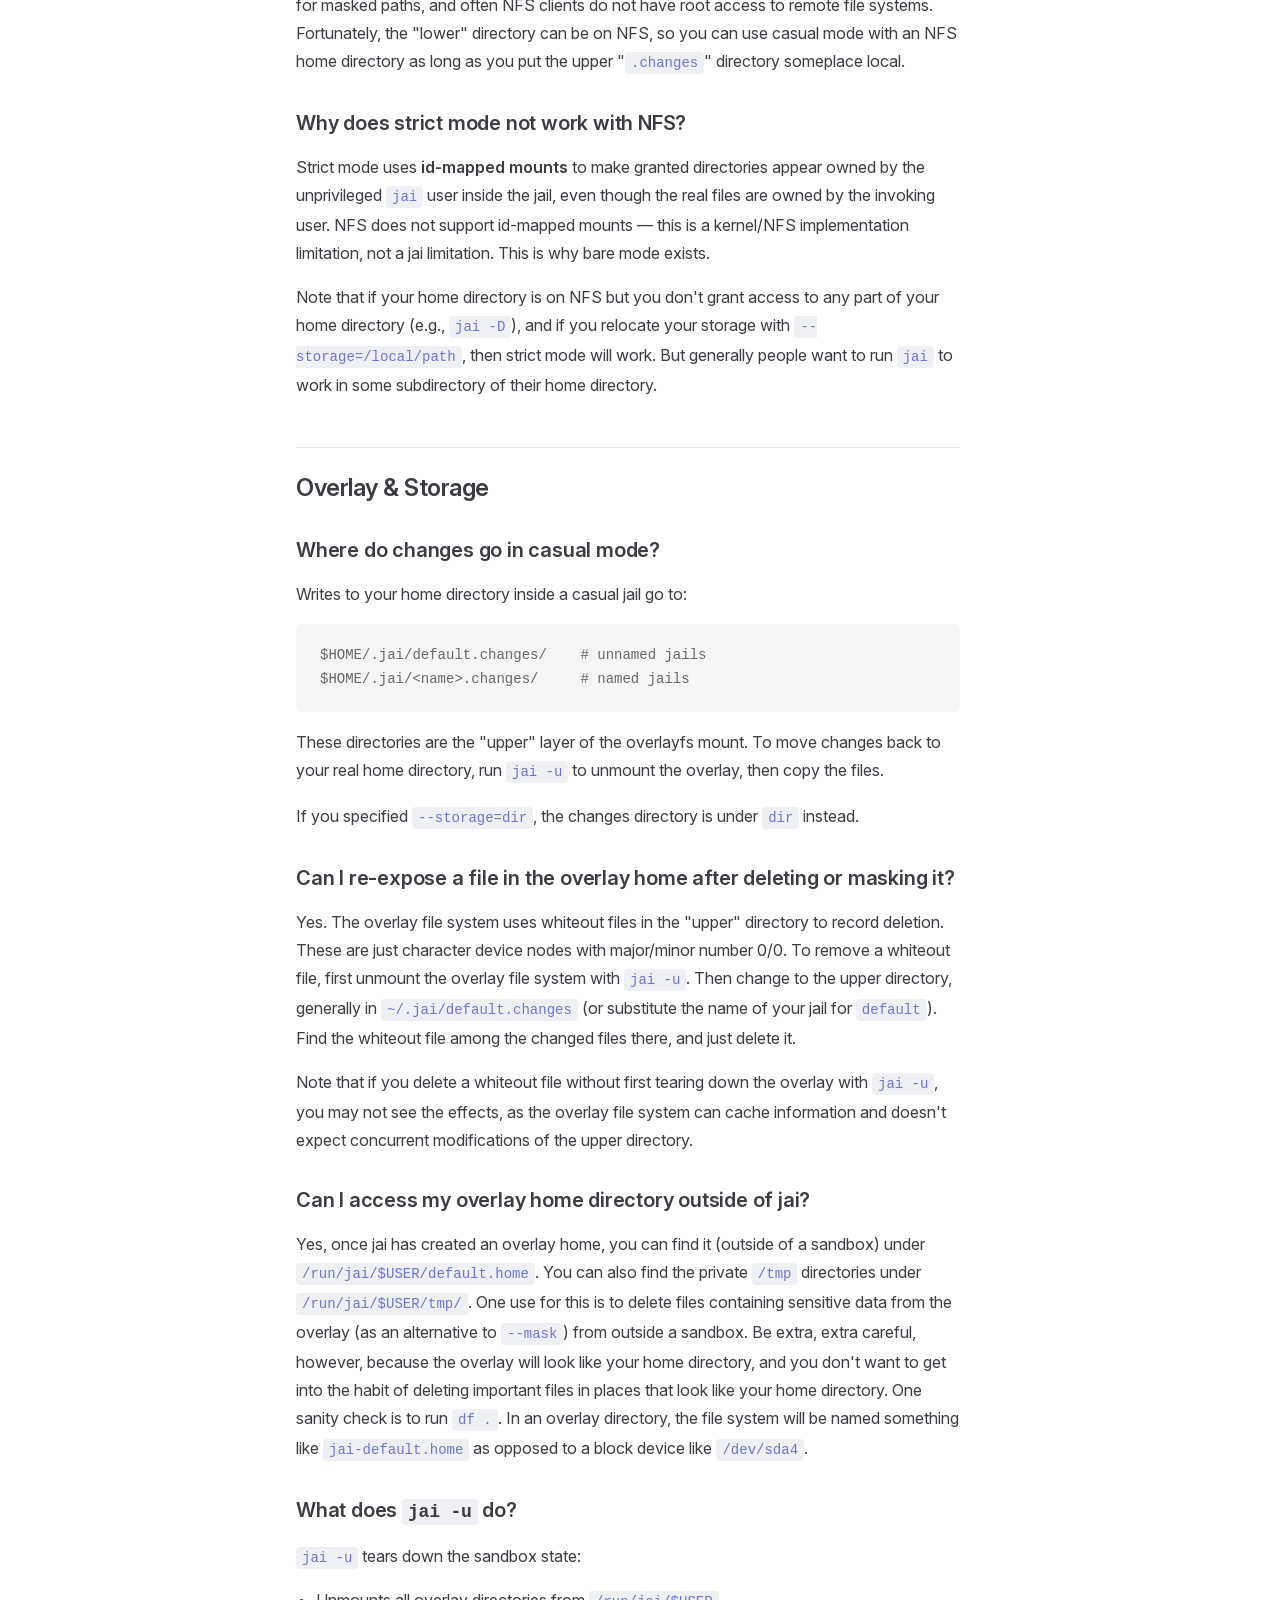
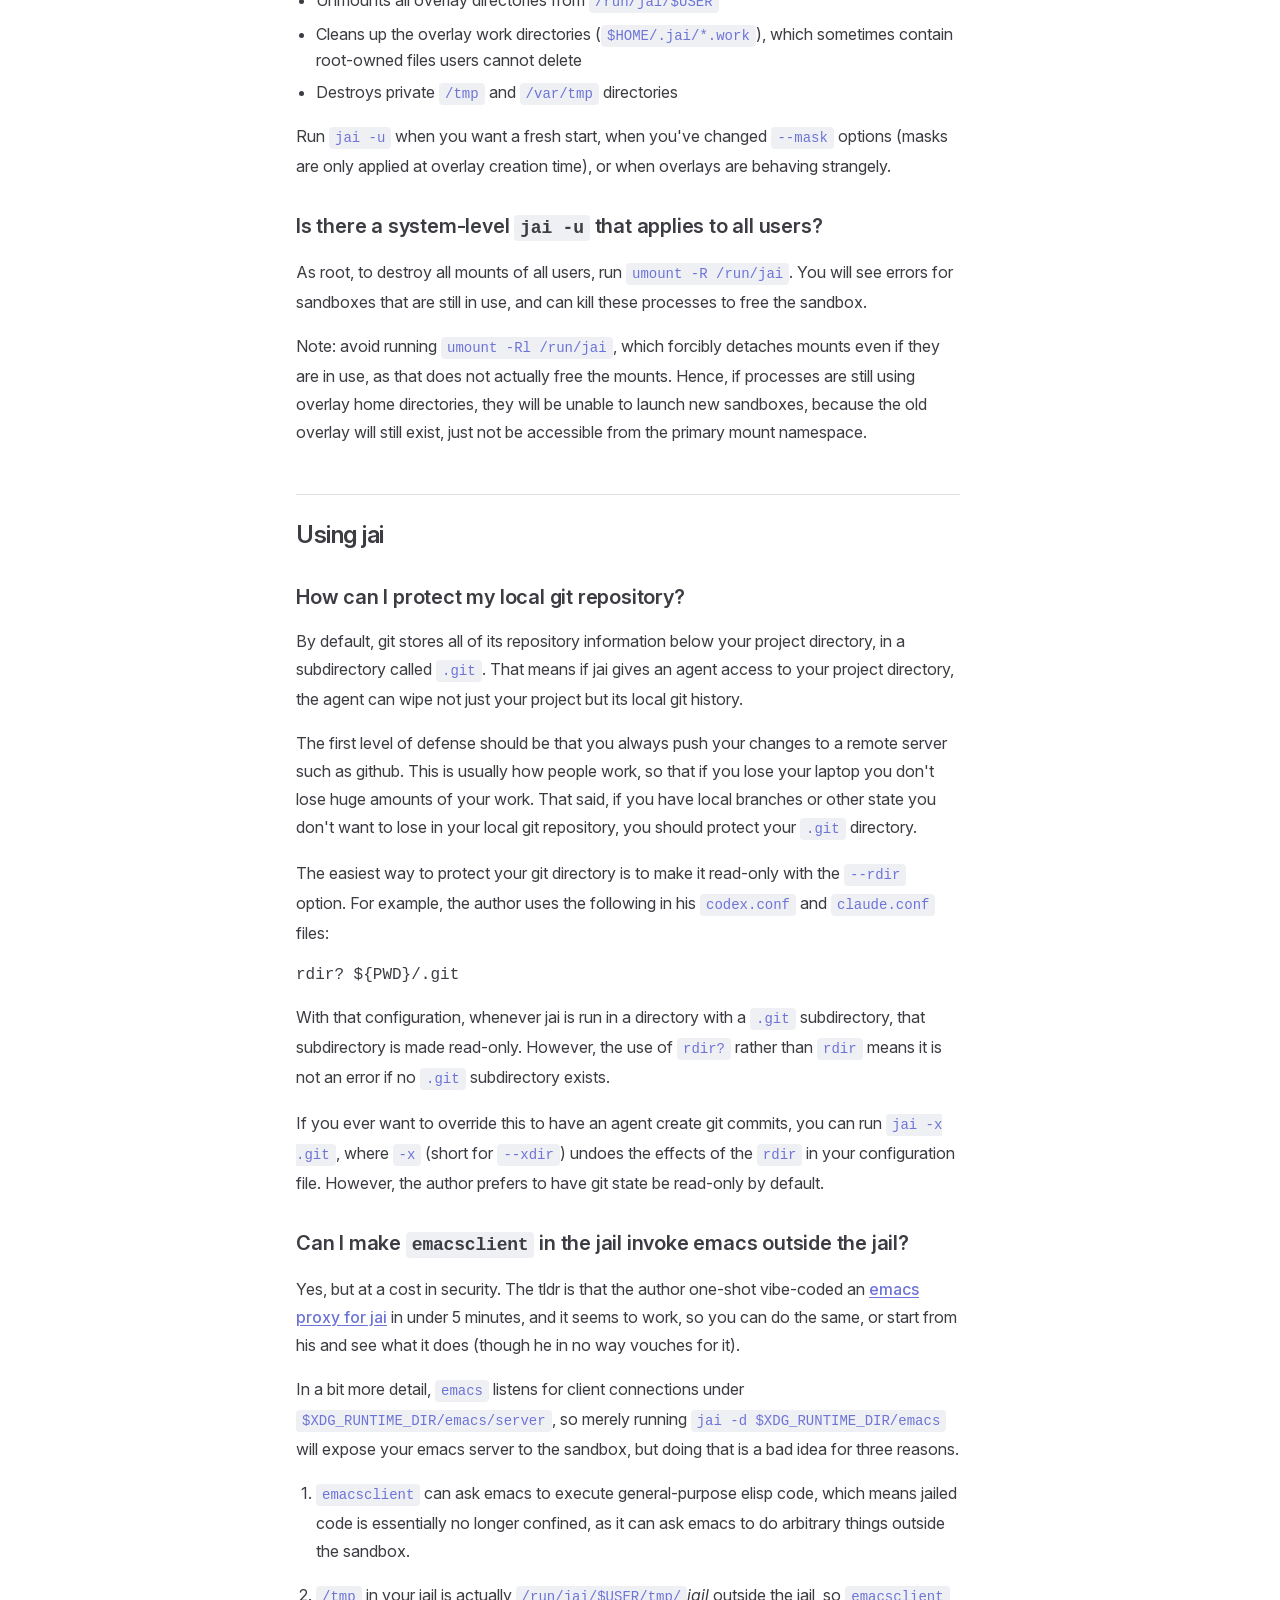
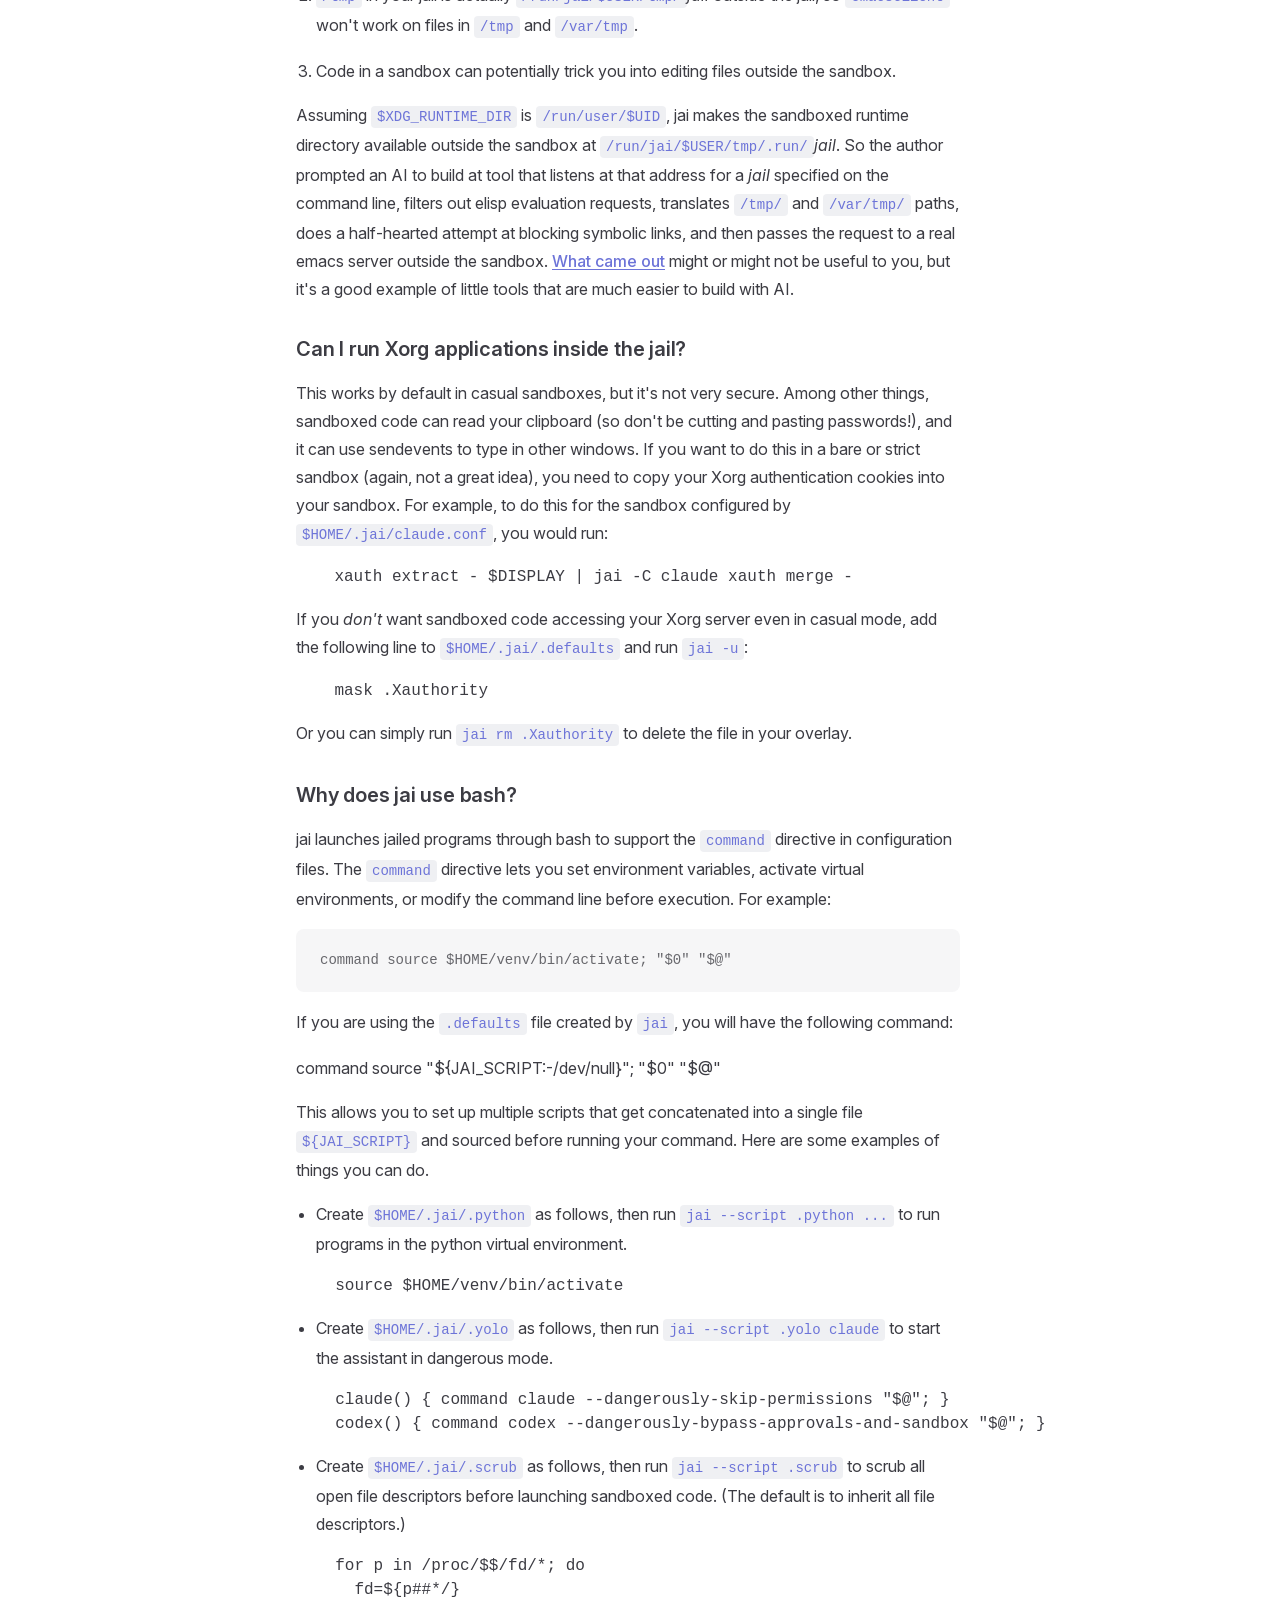
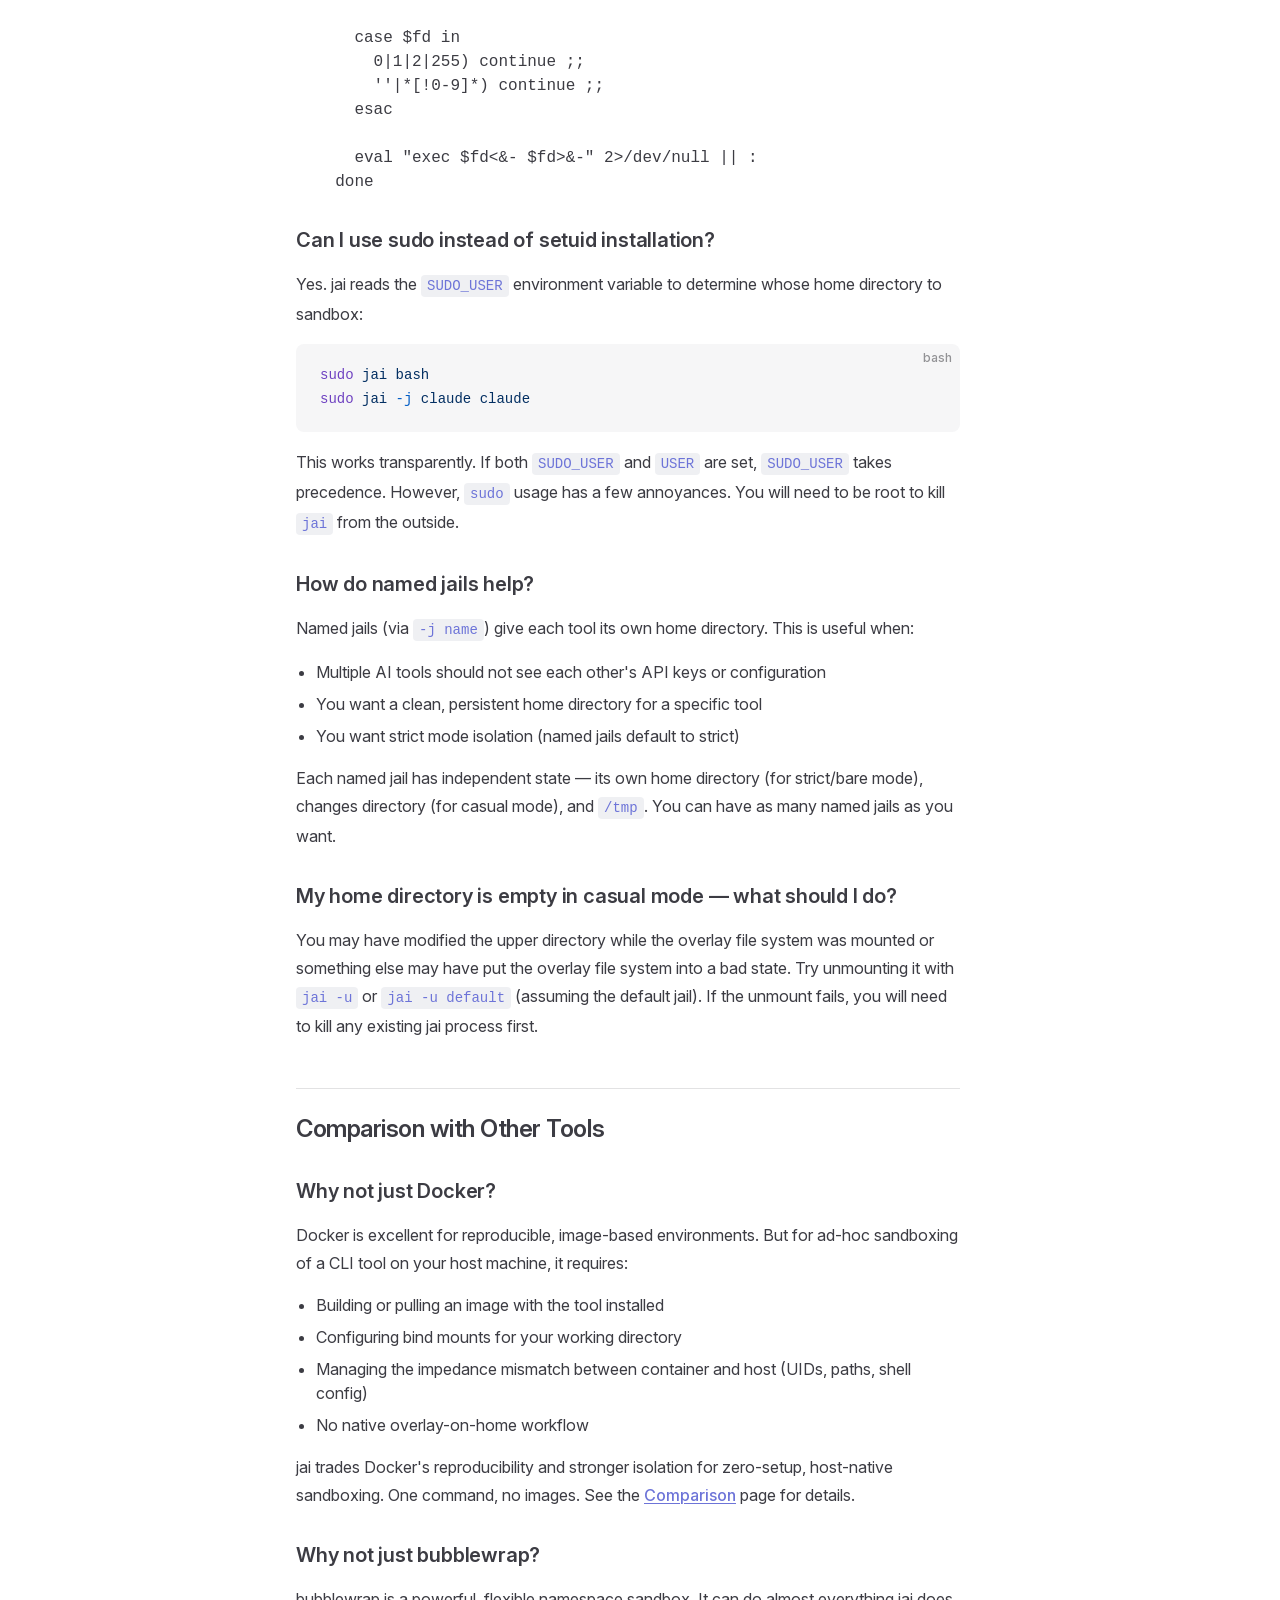
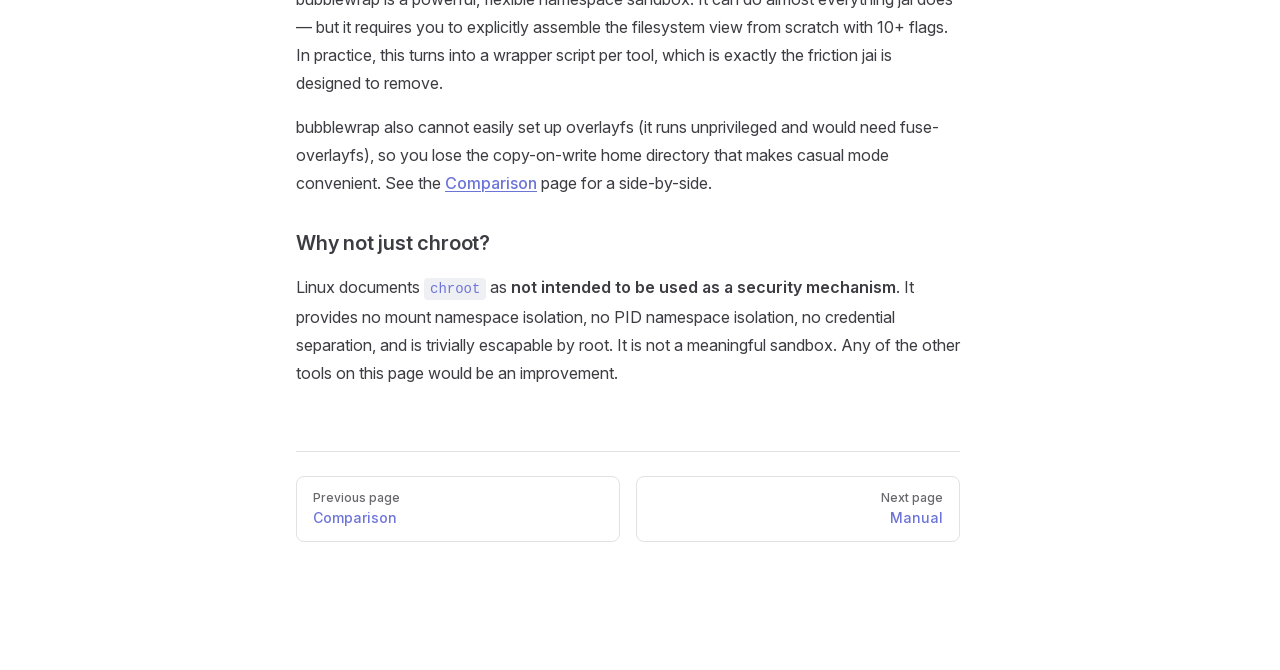
<file: faq.html>
<!DOCTYPE html>
<html lang="en-US" dir="ltr">
  <head>
    <meta charset="utf-8">
    <meta name="viewport" content="width=device-width,initial-scale=1">
    <title>FAQ | jai - easy containment for AI agents</title>
    <meta name="description" content="Super-lightweight Linux sandbox for AI agents">
    <meta name="generator" content="VitePress v1.6.4">
    <link rel="preload stylesheet" href="/assets/style.BYW52mwf.css" as="style">
    <link rel="preload stylesheet" href="/vp-icons.css" as="style">
    
    <script type="module" src="/assets/app.BrpueRPc.js"></script>
    <link rel="preload" href="/assets/inter-roman-latin.Di8DUHzh.woff2" as="font" type="font/woff2" crossorigin="">
    <link rel="modulepreload" href="/assets/chunks/theme.Dvjj_dE6.js">
    <link rel="modulepreload" href="/assets/chunks/framework.D7zHIyZF.js">
    <link rel="modulepreload" href="/assets/faq.md.C-2zPZwo.lean.js">
    <meta name="theme-color" content="#6d74d8">
    <script id="check-dark-mode">(()=>{const e=localStorage.getItem("vitepress-theme-appearance")||"auto",a=window.matchMedia("(prefers-color-scheme: dark)").matches;(!e||e==="auto"?a:e==="dark")&&document.documentElement.classList.add("dark")})();</script>
    <script id="check-mac-os">document.documentElement.classList.toggle("mac",/Mac|iPhone|iPod|iPad/i.test(navigator.platform));</script>
  </head>
  <body>
    <div id="app"><div class="Layout" data-v-d8b57b2d><!--[--><!--]--><!--[--><span tabindex="-1" data-v-fcbfc0e0></span><a href="#VPContent" class="VPSkipLink visually-hidden" data-v-fcbfc0e0>Skip to content</a><!--]--><!----><header class="VPNav" data-v-d8b57b2d data-v-7ad780c2><div class="VPNavBar" data-v-7ad780c2 data-v-9fd4d1dd><div class="wrapper" data-v-9fd4d1dd><div class="container" data-v-9fd4d1dd><div class="title" data-v-9fd4d1dd><div class="VPNavBarTitle has-sidebar" data-v-9fd4d1dd data-v-9f43907a><a class="title" href="/" data-v-9f43907a><!--[--><!--[--><!--[--><!--[--><div class="jai-brand nav"><img src="/assets/logo.C7a5JZI0.svg" alt="" aria-hidden="true"></div><!--]--><!--]--><!--]--><!--]--><!----><!----><!--[--><!--]--></a></div></div><div class="content" data-v-9fd4d1dd><div class="content-body" data-v-9fd4d1dd><!--[--><!--]--><div class="VPNavBarSearch search" data-v-9fd4d1dd><!----></div><nav aria-labelledby="main-nav-aria-label" class="VPNavBarMenu menu" data-v-9fd4d1dd data-v-afb2845e><span id="main-nav-aria-label" class="visually-hidden" data-v-afb2845e> Main Navigation </span><!--[--><!--[--><a class="VPLink link VPNavBarMenuLink" href="/" tabindex="0" data-v-afb2845e data-v-815115f5><!--[--><span data-v-815115f5>Home</span><!--]--></a><!--]--><!--[--><a class="VPLink link VPNavBarMenuLink" href="/install.html" tabindex="0" data-v-afb2845e data-v-815115f5><!--[--><span data-v-815115f5>Docs</span><!--]--></a><!--]--><!--[--><a class="VPLink link VPNavBarMenuLink active" href="/faq.html" tabindex="0" data-v-afb2845e data-v-815115f5><!--[--><span data-v-815115f5>FAQ</span><!--]--></a><!--]--><!--[--><a class="VPLink link VPNavBarMenuLink" href="/jai.1.html" tabindex="0" data-v-afb2845e data-v-815115f5><!--[--><span data-v-815115f5>Manual</span><!--]--></a><!--]--><!--]--></nav><!----><div class="VPNavBarAppearance appearance" data-v-9fd4d1dd data-v-3f90c1a5><button class="VPSwitch VPSwitchAppearance" type="button" role="switch" title aria-checked="false" data-v-3f90c1a5 data-v-be9742d9 data-v-b4ccac88><span class="check" data-v-b4ccac88><span class="icon" data-v-b4ccac88><!--[--><span class="vpi-sun sun" data-v-be9742d9></span><span class="vpi-moon moon" data-v-be9742d9></span><!--]--></span></span></button></div><div class="VPSocialLinks VPNavBarSocialLinks social-links" data-v-9fd4d1dd data-v-ef6192dc data-v-e71e869c><!--[--><a class="VPSocialLink no-icon" href="https://github.com/stanford-scs/jai" aria-label="github" target="_blank" rel="noopener" data-v-e71e869c data-v-60a9a2d3><span class="vpi-social-github"></span></a><!--]--></div><div class="VPFlyout VPNavBarExtra extra" data-v-9fd4d1dd data-v-f953d92f data-v-bfe7971f><button type="button" class="button" aria-haspopup="true" aria-expanded="false" aria-label="extra navigation" data-v-bfe7971f><span class="vpi-more-horizontal icon" data-v-bfe7971f></span></button><div class="menu" data-v-bfe7971f><div class="VPMenu" data-v-bfe7971f data-v-20ed86d6><!----><!--[--><!--[--><!----><div class="group" data-v-f953d92f><div class="item appearance" data-v-f953d92f><p class="label" data-v-f953d92f>Appearance</p><div class="appearance-action" data-v-f953d92f><button class="VPSwitch VPSwitchAppearance" type="button" role="switch" title aria-checked="false" data-v-f953d92f data-v-be9742d9 data-v-b4ccac88><span class="check" data-v-b4ccac88><span class="icon" data-v-b4ccac88><!--[--><span class="vpi-sun sun" data-v-be9742d9></span><span class="vpi-moon moon" data-v-be9742d9></span><!--]--></span></span></button></div></div></div><div class="group" data-v-f953d92f><div class="item social-links" data-v-f953d92f><div class="VPSocialLinks social-links-list" data-v-f953d92f data-v-e71e869c><!--[--><a class="VPSocialLink no-icon" href="https://github.com/stanford-scs/jai" aria-label="github" target="_blank" rel="noopener" data-v-e71e869c data-v-60a9a2d3><span class="vpi-social-github"></span></a><!--]--></div></div></div><!--]--><!--]--></div></div></div><!--[--><!--]--><button type="button" class="VPNavBarHamburger hamburger" aria-label="mobile navigation" aria-expanded="false" aria-controls="VPNavScreen" data-v-9fd4d1dd data-v-6bee1efd><span class="container" data-v-6bee1efd><span class="top" data-v-6bee1efd></span><span class="middle" data-v-6bee1efd></span><span class="bottom" data-v-6bee1efd></span></span></button></div></div></div></div><div class="divider" data-v-9fd4d1dd><div class="divider-line" data-v-9fd4d1dd></div></div></div><!----></header><div class="VPLocalNav has-sidebar empty" data-v-d8b57b2d data-v-2488c25a><div class="container" data-v-2488c25a><button class="menu" aria-expanded="false" aria-controls="VPSidebarNav" data-v-2488c25a><span class="vpi-align-left menu-icon" data-v-2488c25a></span><span class="menu-text" data-v-2488c25a>Menu</span></button><div class="VPLocalNavOutlineDropdown" style="--vp-vh:0px;" data-v-2488c25a data-v-6b867909><button data-v-6b867909>Return to top</button><!----></div></div></div><aside class="VPSidebar" data-v-d8b57b2d data-v-42c4c606><div class="curtain" data-v-42c4c606></div><nav class="nav" id="VPSidebarNav" aria-labelledby="sidebar-aria-label" tabindex="-1" data-v-42c4c606><span class="visually-hidden" id="sidebar-aria-label" data-v-42c4c606> Sidebar Navigation </span><!--[--><!--]--><!--[--><div class="no-transition group" data-v-51288d80><section class="VPSidebarItem level-0 has-active" data-v-51288d80 data-v-0009425e><div class="item" role="button" tabindex="0" data-v-0009425e><div class="indicator" data-v-0009425e></div><h2 class="text" data-v-0009425e>Guide</h2><!----></div><div class="items" data-v-0009425e><!--[--><div class="VPSidebarItem level-1 is-link" data-v-0009425e data-v-0009425e><div class="item" data-v-0009425e><div class="indicator" data-v-0009425e></div><a class="VPLink link link" href="/install.html" data-v-0009425e><!--[--><p class="text" data-v-0009425e>Install / Build</p><!--]--></a><!----></div><!----></div><div class="VPSidebarItem level-1 is-link" data-v-0009425e data-v-0009425e><div class="item" data-v-0009425e><div class="indicator" data-v-0009425e></div><a class="VPLink link link" href="/quick-start.html" data-v-0009425e><!--[--><p class="text" data-v-0009425e>Quick Start</p><!--]--></a><!----></div><!----></div><div class="VPSidebarItem level-1 is-link" data-v-0009425e data-v-0009425e><div class="item" data-v-0009425e><div class="indicator" data-v-0009425e></div><a class="VPLink link link" href="/modes.html" data-v-0009425e><!--[--><p class="text" data-v-0009425e>Modes</p><!--]--></a><!----></div><!----></div><div class="VPSidebarItem level-1 is-link" data-v-0009425e data-v-0009425e><div class="item" data-v-0009425e><div class="indicator" data-v-0009425e></div><a class="VPLink link link" href="/configuration.html" data-v-0009425e><!--[--><p class="text" data-v-0009425e>Configuration</p><!--]--></a><!----></div><!----></div><div class="VPSidebarItem level-1 is-link" data-v-0009425e data-v-0009425e><div class="item" data-v-0009425e><div class="indicator" data-v-0009425e></div><a class="VPLink link link" href="/recipes.html" data-v-0009425e><!--[--><p class="text" data-v-0009425e>Recipes</p><!--]--></a><!----></div><!----></div><div class="VPSidebarItem level-1 is-link" data-v-0009425e data-v-0009425e><div class="item" data-v-0009425e><div class="indicator" data-v-0009425e></div><a class="VPLink link link" href="/security.html" data-v-0009425e><!--[--><p class="text" data-v-0009425e>Security Model</p><!--]--></a><!----></div><!----></div><div class="VPSidebarItem level-1 is-link" data-v-0009425e data-v-0009425e><div class="item" data-v-0009425e><div class="indicator" data-v-0009425e></div><a class="VPLink link link" href="/comparison.html" data-v-0009425e><!--[--><p class="text" data-v-0009425e>Comparison</p><!--]--></a><!----></div><!----></div><div class="VPSidebarItem level-1 is-link" data-v-0009425e data-v-0009425e><div class="item" data-v-0009425e><div class="indicator" data-v-0009425e></div><a class="VPLink link link" href="/faq.html" data-v-0009425e><!--[--><p class="text" data-v-0009425e>FAQ</p><!--]--></a><!----></div><!----></div><div class="VPSidebarItem level-1 is-link" data-v-0009425e data-v-0009425e><div class="item" data-v-0009425e><div class="indicator" data-v-0009425e></div><a class="VPLink link link" href="/jai.1.html" data-v-0009425e><!--[--><p class="text" data-v-0009425e>Manual</p><!--]--></a><!----></div><!----></div><div class="VPSidebarItem level-1 is-link" data-v-0009425e data-v-0009425e><div class="item" data-v-0009425e><div class="indicator" data-v-0009425e></div><a class="VPLink link link" href="/arch-vm.html" data-v-0009425e><!--[--><p class="text" data-v-0009425e>Arch VM Setup</p><!--]--></a><!----></div><!----></div><div class="VPSidebarItem level-1 is-link" data-v-0009425e data-v-0009425e><div class="item" data-v-0009425e><div class="indicator" data-v-0009425e></div><a class="VPLink link link" href="/contributing.html" data-v-0009425e><!--[--><p class="text" data-v-0009425e>Contributing</p><!--]--></a><!----></div><!----></div><!--]--></div></section></div><!--]--><!--[--><!--]--></nav></aside><div class="VPContent has-sidebar" id="VPContent" data-v-d8b57b2d data-v-9a6c75ad><div class="VPDoc has-sidebar has-aside" data-v-9a6c75ad data-v-e6f2a212><!--[--><!--]--><div class="container" data-v-e6f2a212><div class="aside" data-v-e6f2a212><div class="aside-curtain" data-v-e6f2a212></div><div class="aside-container" data-v-e6f2a212><div class="aside-content" data-v-e6f2a212><div class="VPDocAside" data-v-e6f2a212 data-v-cb998dce><!--[--><!--]--><!--[--><!--]--><nav aria-labelledby="doc-outline-aria-label" class="VPDocAsideOutline" data-v-cb998dce data-v-f610f197><div class="content" data-v-f610f197><div class="outline-marker" data-v-f610f197></div><div aria-level="2" class="outline-title" id="doc-outline-aria-label" role="heading" data-v-f610f197>On this page</div><ul class="VPDocOutlineItem root" data-v-f610f197 data-v-53c99d69><!--[--><!--]--></ul></div></nav><!--[--><!--]--><div class="spacer" data-v-cb998dce></div><!--[--><!--]--><!----><!--[--><!--]--><!--[--><!--]--></div></div></div></div><div class="content" data-v-e6f2a212><div class="content-container" data-v-e6f2a212><!--[--><!--]--><main class="main" data-v-e6f2a212><div style="position:relative;" class="vp-doc _faq" data-v-e6f2a212><div><h1 id="faq" tabindex="-1">FAQ <a class="header-anchor" href="#faq" aria-label="Permalink to &quot;FAQ&quot;">​</a></h1><h2 id="general" tabindex="-1">General <a class="header-anchor" href="#general" aria-label="Permalink to &quot;General&quot;">​</a></h2><h3 id="what-is-jai" tabindex="-1">What is jai? <a class="header-anchor" href="#what-is-jai" aria-label="Permalink to &quot;What is jai?&quot;">​</a></h3><p>jai is a super-lightweight Linux sandbox for AI agents and coding assistants. It aims to provide meaningful protection without altering your workflow, thereby eliminating any excuse to run unconfined agents on any Linux machine other than a throw-away VM or container.</p><p>In casual mode, the least obtrusive way to run jai, it uses Linux mount namespaces and overlayfs to give a sandboxed process full access to your working directory, copy-on-write access to your home directory, private temp directories, and read-only access to the rest of the filesystem. In strict mode, jai hides the contents of your home directory and provides access to the rest of the system with a different UID. The goal is to reduce the blast radius when running AI tools on your real machine — not to promise perfect isolation.</p><h3 id="was-jai-written-by-an-ai-coding-agent" tabindex="-1">Was jai written by an AI coding agent? <a class="header-anchor" href="#was-jai-written-by-an-ai-coding-agent" aria-label="Permalink to &quot;Was jai written by an AI coding agent?&quot;">​</a></h3><p>No. While this web site was obviously made by an LLM (ChatGPT read the man page, asked some follow-up questions, and produced a prompt from which claude code built a vitepress site), jai itself was hand implemented by a Stanford computer science professor with decades of C++ and Unix/linux experience. As an experiment, the author did previously try vibe-coding a container, but the results were disastrous and repeatedly put his machine in a state that required a reboot (e.g., recursively changing the attributes of all mounts in the wrong mount namespace). The author <em>does</em> use coding agents to look for bugs, get feedback, and develop tests. However, rest assured that a single human understands every line of <!----> in jai.</p><h3 id="does-jai-work-on-macos" tabindex="-1">Does jai work on MacOS? <a class="header-anchor" href="#does-jai-work-on-macos" aria-label="Permalink to &quot;Does jai work on MacOS?&quot;">​</a></h3><p>The way jai configures jails is deeply specific to linux kernel APIs for mounting file systems and managing namespaces. However, <a href="https://github.com/jwp23/jaim" target="_blank" rel="noreferrer">jaim</a> is an independent effort to port jai to MacOS. It manages to keep about 75% of jai&#39;s code, so should feel familiar to jai users, although the exact semantics of the different modes is not the same.</p><p>The author of jai is unfamiliar with MacOS and does not have access to MacOS for testing, so cannot directly vouch for <a href="https://github.com/jwp23/jaim" target="_blank" rel="noreferrer">jaim</a>, but the project looks promising. In addition, several other Mac users have suggested that <a href="https://github.com/vmunix/spawn" target="_blank" rel="noreferrer">spawn</a> and <a href="https://github.com/holtwick/bx-mac" target="_blank" rel="noreferrer">bx-mac</a> may be relevant to jai users, though again the author cannot vouch for them.</p><h2 id="modes" tabindex="-1">Modes <a class="header-anchor" href="#modes" aria-label="Permalink to &quot;Modes&quot;">​</a></h2><h3 id="which-mode-should-i-use" tabindex="-1">Which mode should I use? <a class="header-anchor" href="#which-mode-should-i-use" aria-label="Permalink to &quot;Which mode should I use?&quot;">​</a></h3><p>You <em>should</em> use strict mode, because it provides the best protection. However, the real question is which mode <em>will</em> you use, because jai only protects you when you actually use it. Once you have configured things just right, you may find that all you really need is strict mode. But if your plan is to use jai eventually when you get around to configuring it, then start off in casual mode today, because it should just work without any configuration.</p><ul><li><p><strong>Casual</strong> (the default when you don&#39;t specify a specific jail name) provides the least friction, with little to no confidentiality but reasonable protection against file system damage outside of your current working directory.</p></li><li><p><strong>Strict</strong> (the default for named jails) provides meaningful confidentiality. It&#39;s like running the jailed software in a dedicated agent account on your machine, separate from your normal login, except without the hassle of creating another account and moving your project files to the agent account.</p></li><li><p><strong>Bare</strong> is useful if you need strict-like home isolation but your home directory is on NFS, which does not support id-mapped mounts.</p></li></ul><p>See <a href="/modes.html">Modes</a> for a full comparison.</p><h3 id="why-is-casual-mode-not-enough-for-confidentiality" tabindex="-1">Why is casual mode not enough for confidentiality? <a class="header-anchor" href="#why-is-casual-mode-not-enough-for-confidentiality" aria-label="Permalink to &quot;Why is casual mode not enough for confidentiality?&quot;">​</a></h3><p>In casual mode, the jailed process runs as <strong>your user</strong>. It can read anything you can read — SSH keys, API tokens, browser session data, and every other file in your home directory. The copy-on-write overlay protects integrity (writes go to a separate layer), but it does not hide the underlying files.</p><p>The <code>--mask</code> option and default blacklists hide some known sensitive dotfiles, but casual mode exposes everything readable by default. You cannot exhaustively enumerate and mask every sensitive file. If confidentiality matters, use strict mode.</p><h2 id="compatibility" tabindex="-1">Compatibility <a class="header-anchor" href="#compatibility" aria-label="Permalink to &quot;Compatibility&quot;">​</a></h2><h3 id="why-does-jai-not-support-linux-versions-earlier-than-6-13" tabindex="-1">Why does jai not support Linux versions earlier than 6.13? <a class="header-anchor" href="#why-does-jai-not-support-linux-versions-earlier-than-6-13" aria-label="Permalink to &quot;Why does jai not support Linux versions earlier than 6.13?&quot;">​</a></h3><p>Linux 6.13 added support for <code>fsconfig</code> <code>FSCONFIG_SET_FD</code> to overlayfs. That makes it much easier for privileged software like jai to avoid time-of-check-to-time-of-use (TOCTTOU) vulnerabilities when creating overlay mounts. Linux 6.12 was released in 2024, three months before claude code. You really shouldn&#39;t let your kernel lag so far behind AI agents that may try to attack it.</p><h3 id="can-i-run-jai-on-a-machine-with-an-old-c-compiler" tabindex="-1">Can I run jai on a machine with an old C++ compiler? <a class="header-anchor" href="#can-i-run-jai-on-a-machine-with-an-old-c-compiler" aria-label="Permalink to &quot;Can I run jai on a machine with an old C++ compiler?&quot;">​</a></h3><p>Yes, as long as your kernel is 6.13 or later, you only need a modern compiler to build jai, not to run it. If you have a machine with a newer compiler, you can build a version of jai that works on older distro releases by configuring your build not to depend on the compiler runtime as follows:</p><pre><code>./configure LDFLAGS=&quot;-static-libstdc++ -static-libgcc&quot;
</code></pre><h3 id="what-should-i-do-if-my-home-directory-is-on-nfs" tabindex="-1">What should I do if my home directory is on NFS? <a class="header-anchor" href="#what-should-i-do-if-my-home-directory-is-on-nfs" aria-label="Permalink to &quot;What should I do if my home directory is on NFS?&quot;">​</a></h3><p>You should place your jai overlay storage on a local file system. You can do this with symbolic links, but it is easier to relocate the storage base directory with <code>--storage=/local/path</code> (or <code>storage /local/path</code> in <code>$HOME/.jai/.defaults</code>). You will also need to use bare mode instead of strict mode in most cases, so might want to add <code>mode bare</code> to your <code>$HOME/.jai/.defaults</code> file.</p><h3 id="why-does-casual-mode-require-a-non-nfs-storage-directory" tabindex="-1">Why does casual mode require a non-NFS storage directory? <a class="header-anchor" href="#why-does-casual-mode-require-a-non-nfs-storage-directory" aria-label="Permalink to &quot;Why does casual mode require a non-NFS storage directory?&quot;">​</a></h3><p>The linux overlay file system implementation makes use of extended file attributes (e.g., <code>trusted.overlay.origin</code>) to record aspects of the correspondence between an &quot;upper&quot; changes directory and the &quot;lower&quot; read-only home directory. Unfortunately, these attributes cannot be set or accessed over NFS. Also, jai needs root privileges to create whiteout files for masked paths, and often NFS clients do not have root access to remote file systems. Fortunately, the &quot;lower&quot; directory can be on NFS, so you can use casual mode with an NFS home directory as long as you put the upper &quot;<code>.changes</code>&quot; directory someplace local.</p><h3 id="why-does-strict-mode-not-work-with-nfs" tabindex="-1">Why does strict mode not work with NFS? <a class="header-anchor" href="#why-does-strict-mode-not-work-with-nfs" aria-label="Permalink to &quot;Why does strict mode not work with NFS?&quot;">​</a></h3><p>Strict mode uses <strong>id-mapped mounts</strong> to make granted directories appear owned by the unprivileged <code>jai</code> user inside the jail, even though the real files are owned by the invoking user. NFS does not support id-mapped mounts — this is a kernel/NFS implementation limitation, not a jai limitation. This is why bare mode exists.</p><p>Note that if your home directory is on NFS but you don&#39;t grant access to any part of your home directory (e.g., <code>jai -D</code>), and if you relocate your storage with <code>--storage=/local/path</code>, then strict mode will work. But generally people want to run <code>jai</code> to work in some subdirectory of their home directory.</p><h2 id="overlay-storage" tabindex="-1">Overlay &amp; Storage <a class="header-anchor" href="#overlay-storage" aria-label="Permalink to &quot;Overlay &amp; Storage&quot;">​</a></h2><h3 id="where-do-changes-go-in-casual-mode" tabindex="-1">Where do changes go in casual mode? <a class="header-anchor" href="#where-do-changes-go-in-casual-mode" aria-label="Permalink to &quot;Where do changes go in casual mode?&quot;">​</a></h3><p>Writes to your home directory inside a casual jail go to:</p><div class="language- vp-adaptive-theme"><button title="Copy Code" class="copy"></button><span class="lang"></span><pre class="shiki shiki-themes github-light github-dark vp-code" tabindex="0"><code><span class="line"><span>$HOME/.jai/default.changes/    # unnamed jails</span></span>
<span class="line"><span>$HOME/.jai/&lt;name&gt;.changes/     # named jails</span></span></code></pre></div><p>These directories are the &quot;upper&quot; layer of the overlayfs mount. To move changes back to your real home directory, run <code>jai -u</code> to unmount the overlay, then copy the files.</p><p>If you specified <code>--storage=dir</code>, the changes directory is under <code>dir</code> instead.</p><h3 id="can-i-re-expose-a-file-in-the-overlay-home-after-deleting-or-masking-it" tabindex="-1">Can I re-expose a file in the overlay home after deleting or masking it? <a class="header-anchor" href="#can-i-re-expose-a-file-in-the-overlay-home-after-deleting-or-masking-it" aria-label="Permalink to &quot;Can I re-expose a file in the overlay home after deleting or masking it?&quot;">​</a></h3><p>Yes. The overlay file system uses whiteout files in the &quot;upper&quot; directory to record deletion. These are just character device nodes with major/minor number 0/0. To remove a whiteout file, first unmount the overlay file system with <code>jai -u</code>. Then change to the upper directory, generally in <code>~/.jai/default.changes</code> (or substitute the name of your jail for <code>default</code>). Find the whiteout file among the changed files there, and just delete it.</p><p>Note that if you delete a whiteout file without first tearing down the overlay with <code>jai -u</code>, you may not see the effects, as the overlay file system can cache information and doesn&#39;t expect concurrent modifications of the upper directory.</p><h3 id="can-i-access-my-overlay-home-directory-outside-of-jai" tabindex="-1">Can I access my overlay home directory outside of jai? <a class="header-anchor" href="#can-i-access-my-overlay-home-directory-outside-of-jai" aria-label="Permalink to &quot;Can I access my overlay home directory outside of jai?&quot;">​</a></h3><p>Yes, once jai has created an overlay home, you can find it (outside of a sandbox) under <code>/run/jai/$USER/default.home</code>. You can also find the private <code>/tmp</code> directories under <code>/run/jai/$USER/tmp/</code>. One use for this is to delete files containing sensitive data from the overlay (as an alternative to <code>--mask</code>) from outside a sandbox. Be extra, extra careful, however, because the overlay will look like your home directory, and you don&#39;t want to get into the habit of deleting important files in places that look like your home directory. One sanity check is to run <code>df .</code>. In an overlay directory, the file system will be named something like <code>jai-default.home</code> as opposed to a block device like <code>/dev/sda4</code>.</p><h3 id="what-does-jai-u-do" tabindex="-1">What does <code>jai -u</code> do? <a class="header-anchor" href="#what-does-jai-u-do" aria-label="Permalink to &quot;What does `jai -u` do?&quot;">​</a></h3><p><code>jai -u</code> tears down the sandbox state:</p><ul><li>Unmounts all overlay directories from <code>/run/jai/$USER</code></li><li>Cleans up the overlay work directories (<code>$HOME/.jai/*.work</code>), which sometimes contain root-owned files users cannot delete</li><li>Destroys private <code>/tmp</code> and <code>/var/tmp</code> directories</li></ul><p>Run <code>jai -u</code> when you want a fresh start, when you&#39;ve changed <code>--mask</code> options (masks are only applied at overlay creation time), or when overlays are behaving strangely.</p><h3 id="is-there-a-system-level-jai-u-that-applies-to-all-users" tabindex="-1">Is there a system-level <code>jai -u</code> that applies to all users? <a class="header-anchor" href="#is-there-a-system-level-jai-u-that-applies-to-all-users" aria-label="Permalink to &quot;Is there a system-level `jai -u` that applies to all users?&quot;">​</a></h3><p>As root, to destroy all mounts of all users, run <code>umount -R /run/jai</code>. You will see errors for sandboxes that are still in use, and can kill these processes to free the sandbox.</p><p>Note: avoid running <code>umount -Rl /run/jai</code>, which forcibly detaches mounts even if they are in use, as that does not actually free the mounts. Hence, if processes are still using overlay home directories, they will be unable to launch new sandboxes, because the old overlay will still exist, just not be accessible from the primary mount namespace.</p><h2 id="using-jai" tabindex="-1">Using jai <a class="header-anchor" href="#using-jai" aria-label="Permalink to &quot;Using jai&quot;">​</a></h2><h3 id="how-can-i-protect-my-local-git-repository" tabindex="-1">How can I protect my local git repository? <a class="header-anchor" href="#how-can-i-protect-my-local-git-repository" aria-label="Permalink to &quot;How can I protect my local git repository?&quot;">​</a></h3><p>By default, git stores all of its repository information below your project directory, in a subdirectory called <code>.git</code>. That means if jai gives an agent access to your project directory, the agent can wipe not just your project but its local git history.</p><p>The first level of defense should be that you always push your changes to a remote server such as github. This is usually how people work, so that if you lose your laptop you don&#39;t lose huge amounts of your work. That said, if you have local branches or other state you don&#39;t want to lose in your local git repository, you should protect your <code>.git</code> directory.</p><p>The easiest way to protect your git directory is to make it read-only with the <code>--rdir</code> option. For example, the author uses the following in his <code>codex.conf</code> and <code>claude.conf</code> files:</p><pre><code>rdir? ${PWD}/.git
</code></pre><p>With that configuration, whenever jai is run in a directory with a <code>.git</code> subdirectory, that subdirectory is made read-only. However, the use of <code>rdir?</code> rather than <code>rdir</code> means it is not an error if no <code>.git</code> subdirectory exists.</p><p>If you ever want to override this to have an agent create git commits, you can run <code>jai -x .git</code>, where <code>-x</code> (short for <code>--xdir</code>) undoes the effects of the <code>rdir</code> in your configuration file. However, the author prefers to have git state be read-only by default.</p><h3 id="can-i-make-emacsclient-in-the-jail-invoke-emacs-outside-the-jail" tabindex="-1">Can I make <code>emacsclient</code> in the jail invoke emacs outside the jail? <a class="header-anchor" href="#can-i-make-emacsclient-in-the-jail-invoke-emacs-outside-the-jail" aria-label="Permalink to &quot;Can I make `emacsclient` in the jail invoke emacs outside the jail?&quot;">​</a></h3><p>Yes, but at a cost in security. The tldr is that the author one-shot vibe-coded an <a href="https://github.com/stanford-scs/emacsproxy" target="_blank" rel="noreferrer">emacs proxy for jai</a> in under 5 minutes, and it seems to work, so you can do the same, or start from his and see what it does (though he in no way vouches for it).</p><p>In a bit more detail, <code>emacs</code> listens for client connections under <code>$XDG_RUNTIME_DIR/emacs/server</code>, so merely running <code>jai -d $XDG_RUNTIME_DIR/emacs</code> will expose your emacs server to the sandbox, but doing that is a bad idea for three reasons.</p><ol><li><p><code>emacsclient</code> can ask emacs to execute general-purpose elisp code, which means jailed code is essentially no longer confined, as it can ask emacs to do arbitrary things outside the sandbox.</p></li><li><p><code>/tmp</code> in your jail is actually <code>/run/jai/$USER/tmp/</code><em>jail</em> outside the jail, so <code>emacsclient</code> won&#39;t work on files in <code>/tmp</code> and <code>/var/tmp</code>.</p></li><li><p>Code in a sandbox can potentially trick you into editing files outside the sandbox.</p></li></ol><p>Assuming <code>$XDG_RUNTIME_DIR</code> is <code>/run/user/$UID</code>, jai makes the sandboxed runtime directory available outside the sandbox at <code>/run/jai/$USER/tmp/.run/</code><em>jail</em>. So the author prompted an AI to build at tool that listens at that address for a <em>jail</em> specified on the command line, filters out elisp evaluation requests, translates <code>/tmp/</code> and <!----> paths, does a half-hearted attempt at blocking symbolic links, and then passes the request to a real emacs server outside the sandbox. <a href="https://github.com/stanford-scs/emacsproxy" target="_blank" rel="noreferrer">What came out</a> might or might not be useful to you, but it&#39;s a good example of little tools that are much easier to build with AI.</p><h3 id="can-i-run-xorg-applications-inside-the-jail" tabindex="-1">Can I run Xorg applications inside the jail? <a class="header-anchor" href="#can-i-run-xorg-applications-inside-the-jail" aria-label="Permalink to &quot;Can I run Xorg applications inside the jail?&quot;">​</a></h3><p>This works by default in casual sandboxes, but it&#39;s not very secure. Among other things, sandboxed code can read your clipboard (so don&#39;t be cutting and pasting passwords!), and it can use sendevents to type in other windows. If you want to do this in a bare or strict sandbox (again, not a great idea), you need to copy your Xorg authentication cookies into your sandbox. For example, to do this for the sandbox configured by <code>$HOME/.jai/claude.conf</code>, you would run:</p><pre><code>    xauth extract - $DISPLAY | jai -C claude xauth merge -
</code></pre><p>If you <em>don&#39;t</em> want sandboxed code accessing your Xorg server even in casual mode, add the following line to <code>$HOME/.jai/.defaults</code> and run <code>jai -u</code>:</p><pre><code>    mask .Xauthority
</code></pre><p>Or you can simply run <code>jai rm .Xauthority</code> to delete the file in your overlay.</p><h3 id="why-does-jai-use-bash" tabindex="-1">Why does jai use bash? <a class="header-anchor" href="#why-does-jai-use-bash" aria-label="Permalink to &quot;Why does jai use bash?&quot;">​</a></h3><p>jai launches jailed programs through bash to support the <code>command</code> directive in configuration files. The <code>command</code> directive lets you set environment variables, activate virtual environments, or modify the command line before execution. For example:</p><div class="language- vp-adaptive-theme"><button title="Copy Code" class="copy"></button><span class="lang"></span><pre class="shiki shiki-themes github-light github-dark vp-code" tabindex="0"><code><span class="line"><span>command source $HOME/venv/bin/activate; &quot;$0&quot; &quot;$@&quot;</span></span></code></pre></div><p>If you are using the <code>.defaults</code> file created by <code>jai</code>, you will have the following command:</p><p>command source &quot;${JAI_SCRIPT:-/dev/null}&quot;; &quot;$0&quot; &quot;$@&quot;</p><p>This allows you to set up multiple scripts that get concatenated into a single file <code>${JAI_SCRIPT}</code> and sourced before running your command. Here are some examples of things you can do.</p><ul><li><p>Create <code>$HOME/.jai/.python</code> as follows, then run <code>jai --script .python ...</code> to run programs in the python virtual environment.</p><pre><code>  source $HOME/venv/bin/activate
</code></pre></li><li><p>Create <code>$HOME/.jai/.yolo</code> as follows, then run <code>jai --script .yolo claude</code> to start the assistant in dangerous mode.</p><pre><code>  claude() { command claude --dangerously-skip-permissions &quot;$@&quot;; }
  codex() { command codex --dangerously-bypass-approvals-and-sandbox &quot;$@&quot;; }
</code></pre></li><li><p>Create <code>$HOME/.jai/.scrub</code> as follows, then run <code>jai --script .scrub</code> to scrub all open file descriptors before launching sandboxed code. (The default is to inherit all file descriptors.)</p><pre><code>  for p in /proc/$$/fd/*; do
    fd=${p##*/}

    case $fd in
      0|1|2|255) continue ;;
      &#39;&#39;|*[!0-9]*) continue ;;
    esac

    eval &quot;exec $fd&lt;&amp;- $fd&gt;&amp;-&quot; 2&gt;/dev/null || :
  done
</code></pre></li></ul><h3 id="can-i-use-sudo-instead-of-setuid-installation" tabindex="-1">Can I use sudo instead of setuid installation? <a class="header-anchor" href="#can-i-use-sudo-instead-of-setuid-installation" aria-label="Permalink to &quot;Can I use sudo instead of setuid installation?&quot;">​</a></h3><p>Yes. jai reads the <code>SUDO_USER</code> environment variable to determine whose home directory to sandbox:</p><div class="language-bash vp-adaptive-theme"><button title="Copy Code" class="copy"></button><span class="lang">bash</span><pre class="shiki shiki-themes github-light github-dark vp-code" tabindex="0"><code><span class="line"><span style="--shiki-light:#6F42C1;--shiki-dark:#B392F0;">sudo</span><span style="--shiki-light:#032F62;--shiki-dark:#9ECBFF;"> jai</span><span style="--shiki-light:#032F62;--shiki-dark:#9ECBFF;"> bash</span></span>
<span class="line"><span style="--shiki-light:#6F42C1;--shiki-dark:#B392F0;">sudo</span><span style="--shiki-light:#032F62;--shiki-dark:#9ECBFF;"> jai</span><span style="--shiki-light:#005CC5;--shiki-dark:#79B8FF;"> -j</span><span style="--shiki-light:#032F62;--shiki-dark:#9ECBFF;"> claude</span><span style="--shiki-light:#032F62;--shiki-dark:#9ECBFF;"> claude</span></span></code></pre></div><p>This works transparently. If both <code>SUDO_USER</code> and <code>USER</code> are set, <code>SUDO_USER</code> takes precedence. However, <code>sudo</code> usage has a few annoyances. You will need to be root to kill <code>jai</code> from the outside.</p><h3 id="how-do-named-jails-help" tabindex="-1">How do named jails help? <a class="header-anchor" href="#how-do-named-jails-help" aria-label="Permalink to &quot;How do named jails help?&quot;">​</a></h3><p>Named jails (via <code>-j name</code>) give each tool its own home directory. This is useful when:</p><ul><li>Multiple AI tools should not see each other&#39;s API keys or configuration</li><li>You want a clean, persistent home directory for a specific tool</li><li>You want strict mode isolation (named jails default to strict)</li></ul><p>Each named jail has independent state — its own home directory (for strict/bare mode), changes directory (for casual mode), and <code>/tmp</code>. You can have as many named jails as you want.</p><h3 id="my-home-directory-is-empty-in-casual-mode-—-what-should-i-do" tabindex="-1">My home directory is empty in casual mode — what should I do? <a class="header-anchor" href="#my-home-directory-is-empty-in-casual-mode-—-what-should-i-do" aria-label="Permalink to &quot;My home directory is empty in casual mode — what should I do?&quot;">​</a></h3><p>You may have modified the upper directory while the overlay file system was mounted or something else may have put the overlay file system into a bad state. Try unmounting it with <code>jai -u</code> or <code>jai -u default</code> (assuming the default jail). If the unmount fails, you will need to kill any existing jai process first.</p><h2 id="comparison-with-other-tools" tabindex="-1">Comparison with Other Tools <a class="header-anchor" href="#comparison-with-other-tools" aria-label="Permalink to &quot;Comparison with Other Tools&quot;">​</a></h2><h3 id="why-not-just-docker" tabindex="-1">Why not just Docker? <a class="header-anchor" href="#why-not-just-docker" aria-label="Permalink to &quot;Why not just Docker?&quot;">​</a></h3><p>Docker is excellent for reproducible, image-based environments. But for ad-hoc sandboxing of a CLI tool on your host machine, it requires:</p><ul><li>Building or pulling an image with the tool installed</li><li>Configuring bind mounts for your working directory</li><li>Managing the impedance mismatch between container and host (UIDs, paths, shell config)</li><li>No native overlay-on-home workflow</li></ul><p>jai trades Docker&#39;s reproducibility and stronger isolation for zero-setup, host-native sandboxing. One command, no images. See the <a href="/comparison.html">Comparison</a> page for details.</p><h3 id="why-not-just-bubblewrap" tabindex="-1">Why not just bubblewrap? <a class="header-anchor" href="#why-not-just-bubblewrap" aria-label="Permalink to &quot;Why not just bubblewrap?&quot;">​</a></h3><p>bubblewrap is a powerful, flexible namespace sandbox. It can do almost everything jai does — but it requires you to explicitly assemble the filesystem view from scratch with 10+ flags. In practice, this turns into a wrapper script per tool, which is exactly the friction jai is designed to remove.</p><p>bubblewrap also cannot easily set up overlayfs (it runs unprivileged and would need fuse-overlayfs), so you lose the copy-on-write home directory that makes casual mode convenient. See the <a href="/comparison.html">Comparison</a> page for a side-by-side.</p><h3 id="why-not-just-chroot" tabindex="-1">Why not just chroot? <a class="header-anchor" href="#why-not-just-chroot" aria-label="Permalink to &quot;Why not just chroot?&quot;">​</a></h3><p>Linux documents <code>chroot</code> as <strong>not intended to be used as a security mechanism</strong>. It provides no mount namespace isolation, no PID namespace isolation, no credential separation, and is trivially escapable by root. It is not a meaningful sandbox. Any of the other tools on this page would be an improvement.</p></div></div></main><footer class="VPDocFooter" data-v-e6f2a212 data-v-1bcd8184><!--[--><!--]--><!----><nav class="prev-next" aria-labelledby="doc-footer-aria-label" data-v-1bcd8184><span class="visually-hidden" id="doc-footer-aria-label" data-v-1bcd8184>Pager</span><div class="pager" data-v-1bcd8184><a class="VPLink link pager-link prev" href="/comparison.html" data-v-1bcd8184><!--[--><span class="desc" data-v-1bcd8184>Previous page</span><span class="title" data-v-1bcd8184>Comparison</span><!--]--></a></div><div class="pager" data-v-1bcd8184><a class="VPLink link pager-link next" href="/jai.1.html" data-v-1bcd8184><!--[--><span class="desc" data-v-1bcd8184>Next page</span><span class="title" data-v-1bcd8184>Manual</span><!--]--></a></div></nav></footer><!--[--><!--]--></div></div></div><!--[--><!--]--></div></div><footer class="VPFooter has-sidebar" data-v-d8b57b2d data-v-566314d4><div class="container" data-v-566314d4><p class="message" data-v-566314d4>Stanford <a href="https://www.scs.stanford.edu/">SCS</a> and <a href="https://fdc.stanford.edu">FDCI</a></p><!----></div></footer><!--[--><!--]--></div></div>
    <script>window.__VP_HASH_MAP__=JSON.parse("{\"arch-vm.md\":\"C6MKwmxR\",\"comparison.md\":\"D2zLo0gn\",\"configuration.md\":\"CNivb8Nd\",\"contributing.md\":\"D4m3iJVb\",\"faq.md\":\"C-2zPZwo\",\"index.md\":\"RLLI2Iuz\",\"install.md\":\"C6gbkqf0\",\"jai.1.md\":\"j8RJZ1tO\",\"modes.md\":\"DXrzCtUB\",\"quick-start.md\":\"B-2snAY4\",\"recipes.md\":\"SSujxxqc\",\"security.md\":\"Dh8Z0ZJg\"}");window.__VP_SITE_DATA__=JSON.parse("{\"lang\":\"en-US\",\"dir\":\"ltr\",\"title\":\"jai - easy containment for AI agents\",\"description\":\"Super-lightweight Linux sandbox for AI agents\",\"base\":\"/\",\"head\":[],\"router\":{\"prefetchLinks\":true},\"appearance\":true,\"themeConfig\":{\"siteTitle\":false,\"nav\":[{\"text\":\"Home\",\"link\":\"/\"},{\"text\":\"Docs\",\"link\":\"/install\"},{\"text\":\"FAQ\",\"link\":\"/faq\"},{\"text\":\"Manual\",\"link\":\"jai.1\"}],\"sidebar\":[{\"text\":\"Guide\",\"items\":[{\"text\":\"Install / Build\",\"link\":\"/install\"},{\"text\":\"Quick Start\",\"link\":\"/quick-start\"},{\"text\":\"Modes\",\"link\":\"/modes\"},{\"text\":\"Configuration\",\"link\":\"/configuration\"},{\"text\":\"Recipes\",\"link\":\"/recipes\"},{\"text\":\"Security Model\",\"link\":\"/security\"},{\"text\":\"Comparison\",\"link\":\"/comparison\"},{\"text\":\"FAQ\",\"link\":\"/faq\"},{\"text\":\"Manual\",\"link\":\"/jai.1\"},{\"text\":\"Arch VM Setup\",\"link\":\"/arch-vm\"},{\"text\":\"Contributing\",\"link\":\"/contributing\"}]}],\"socialLinks\":[{\"icon\":\"github\",\"link\":\"https://github.com/stanford-scs/jai\"}],\"footer\":{\"message\":\"Stanford <a href=\\\"https://www.scs.stanford.edu/\\\">SCS</a> and <a href=\\\"https://fdc.stanford.edu\\\">FDCI</a>\"}},\"locales\":{},\"scrollOffset\":134,\"cleanUrls\":false}");</script>
    
  </body>
</html>
</file>
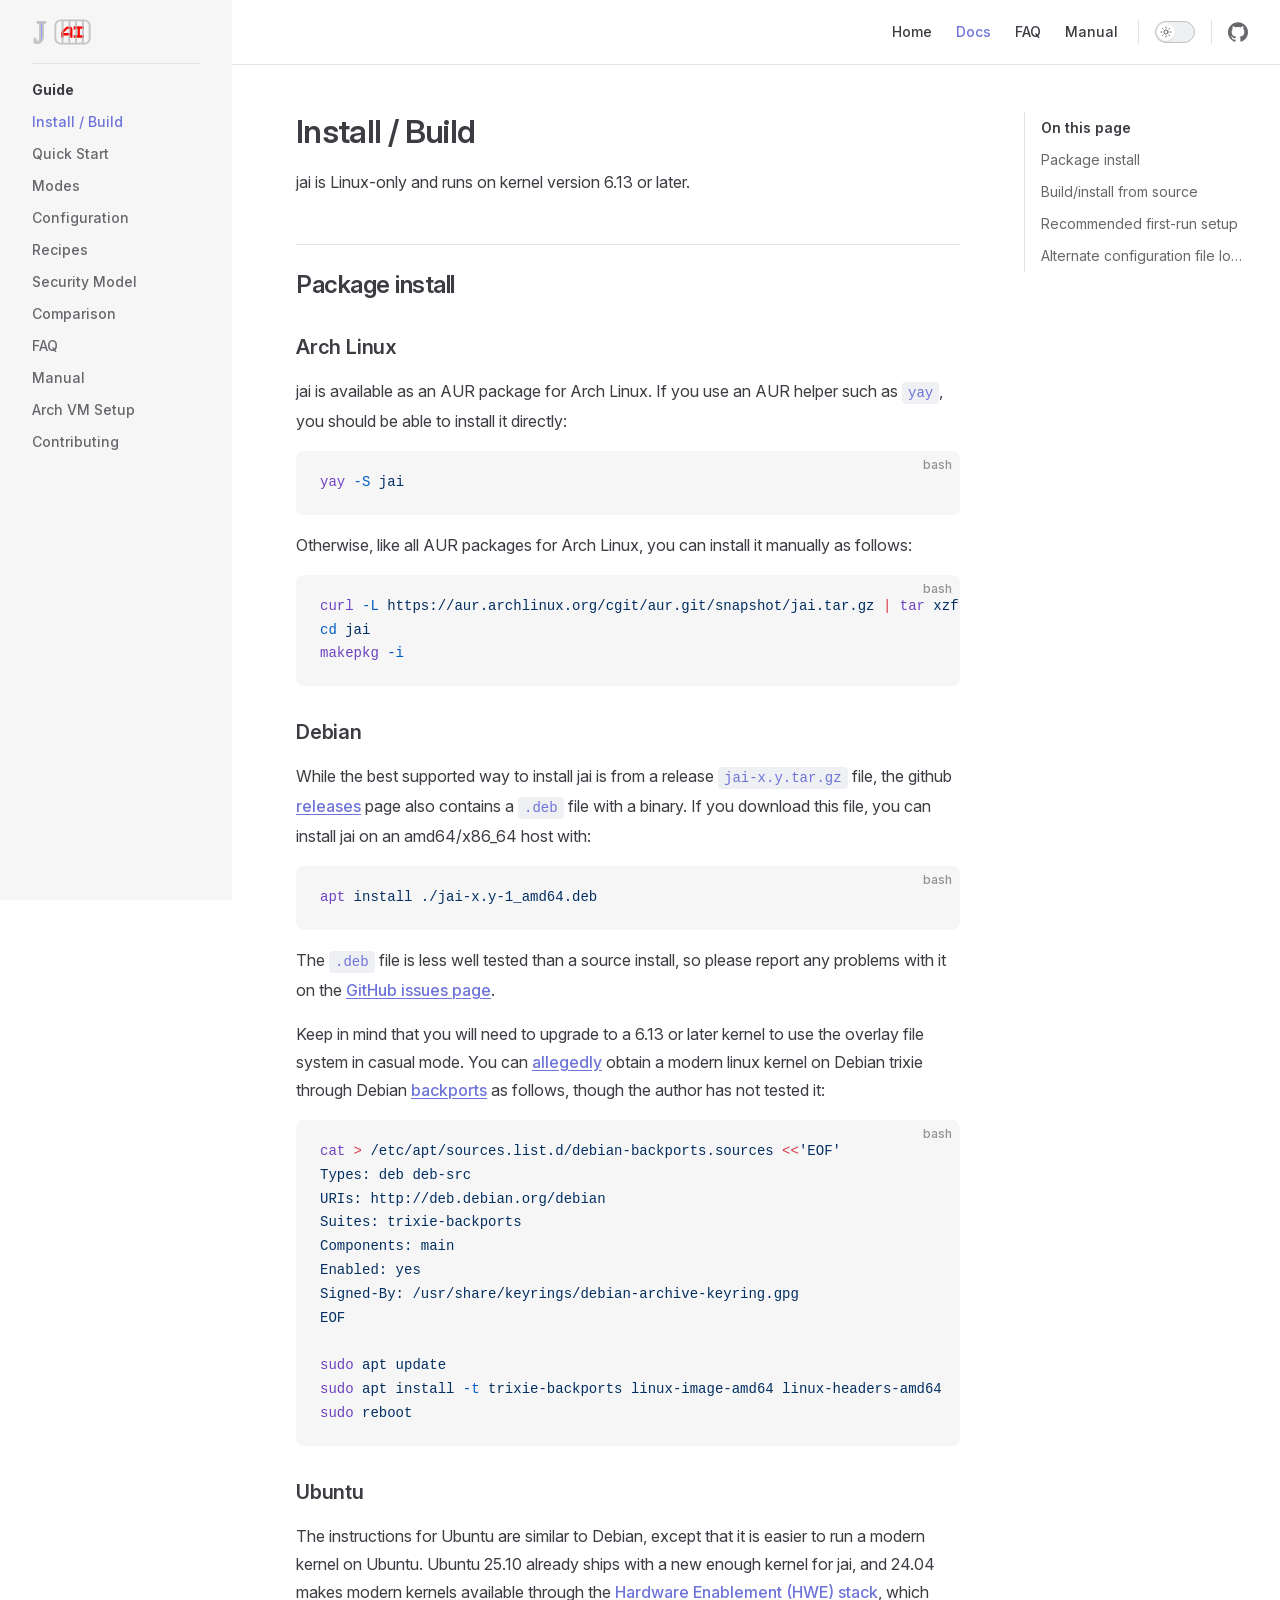
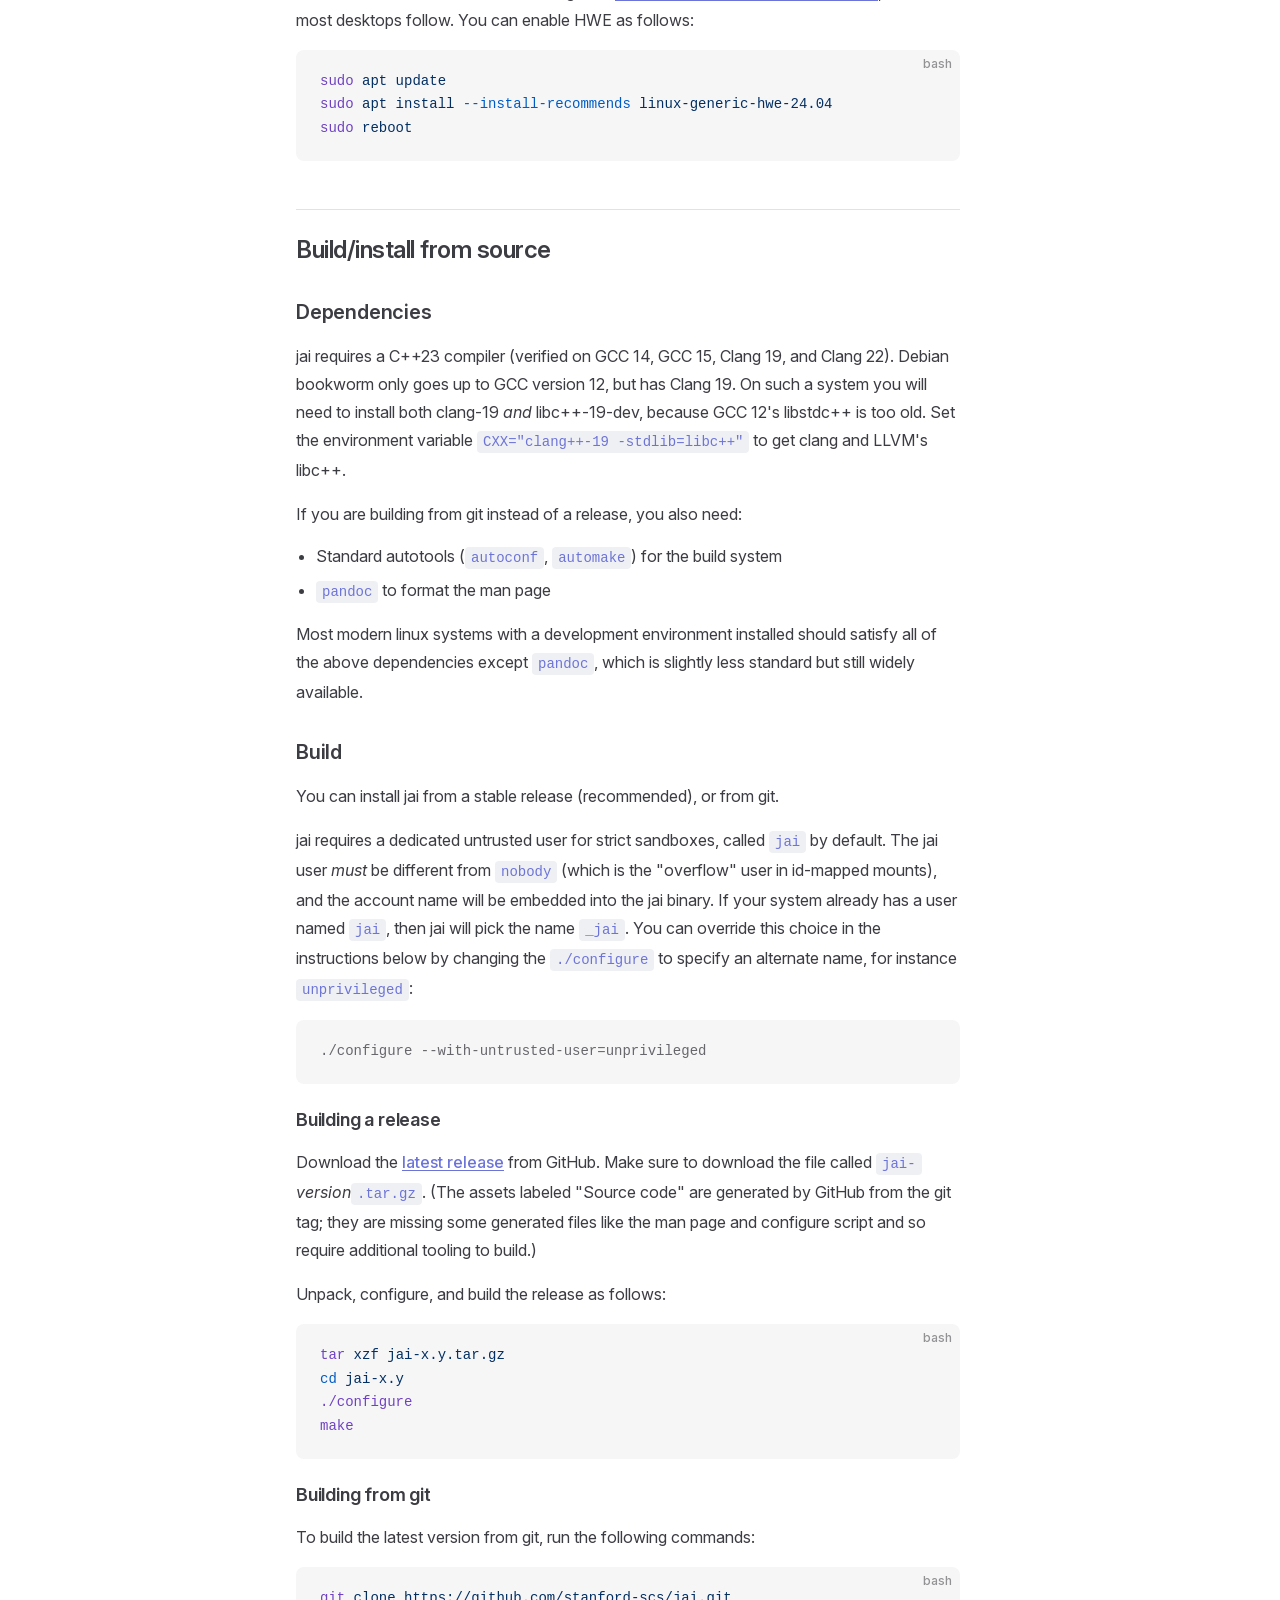
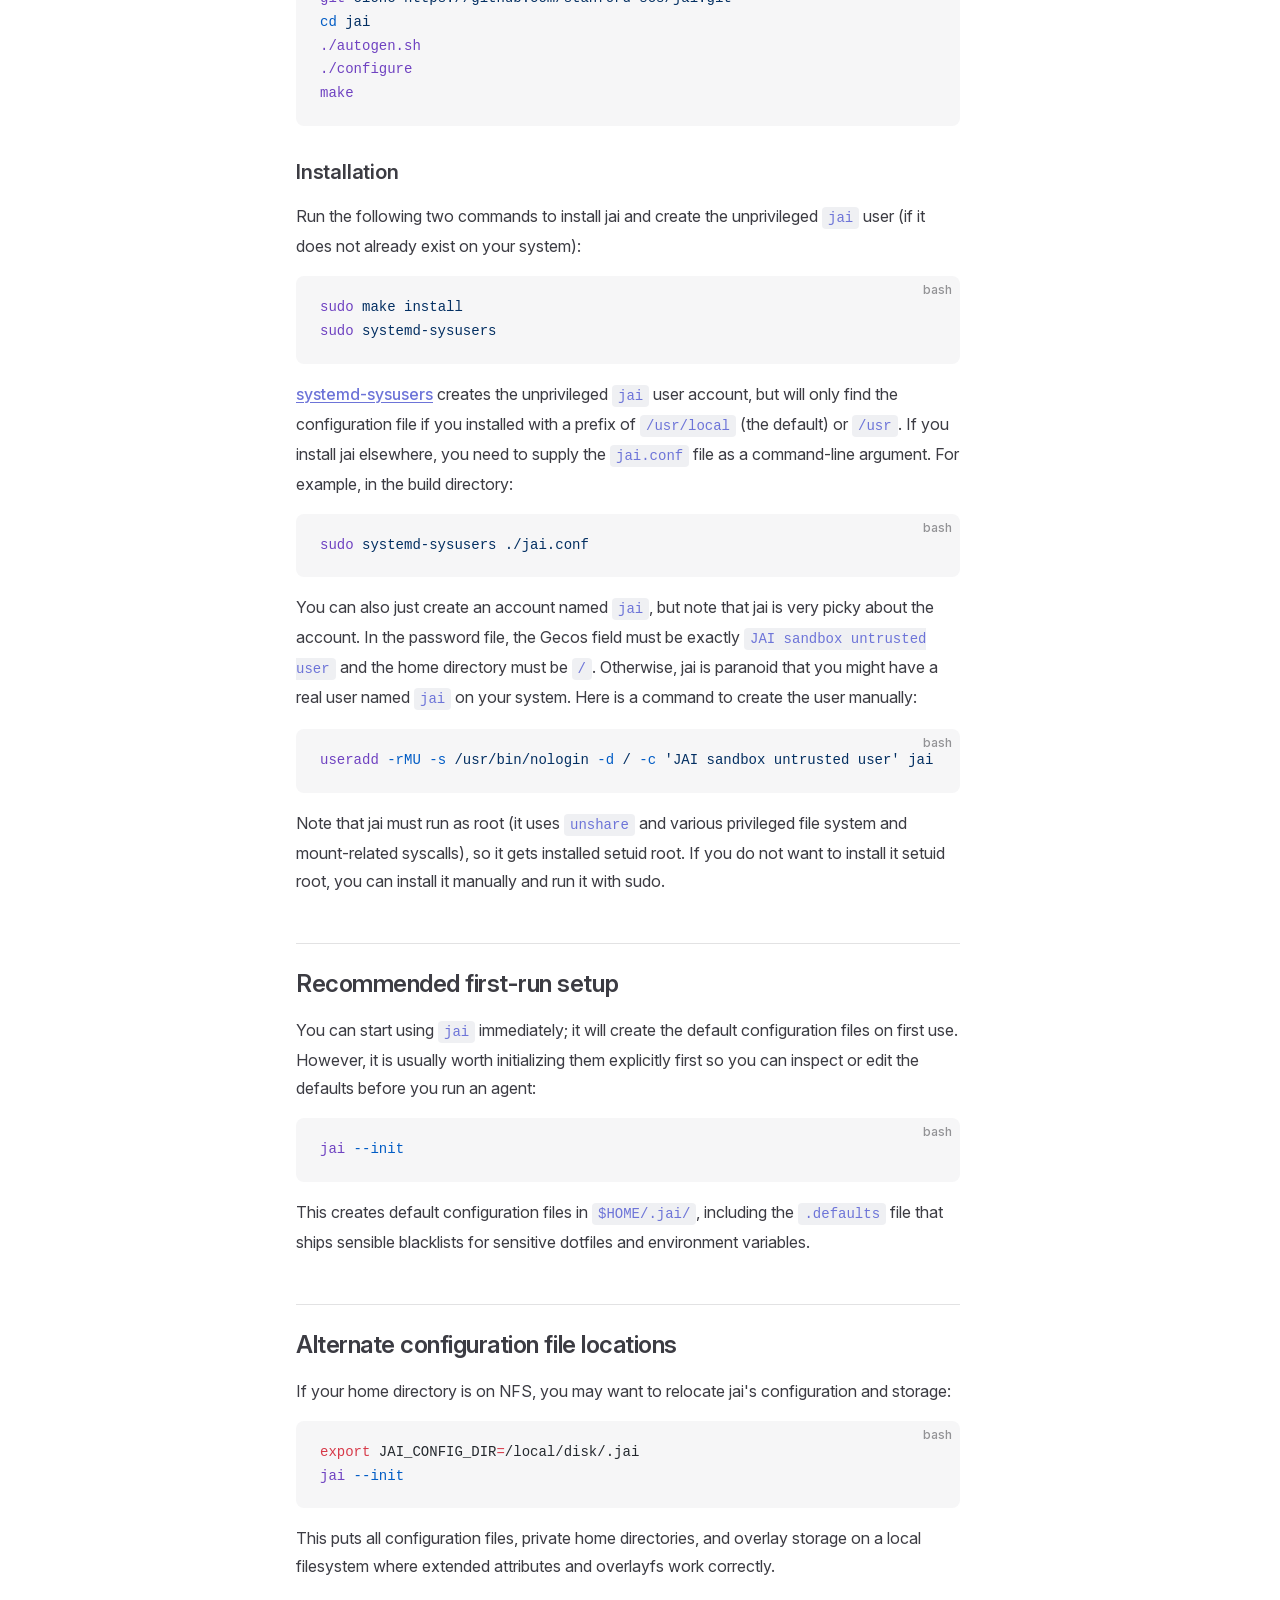
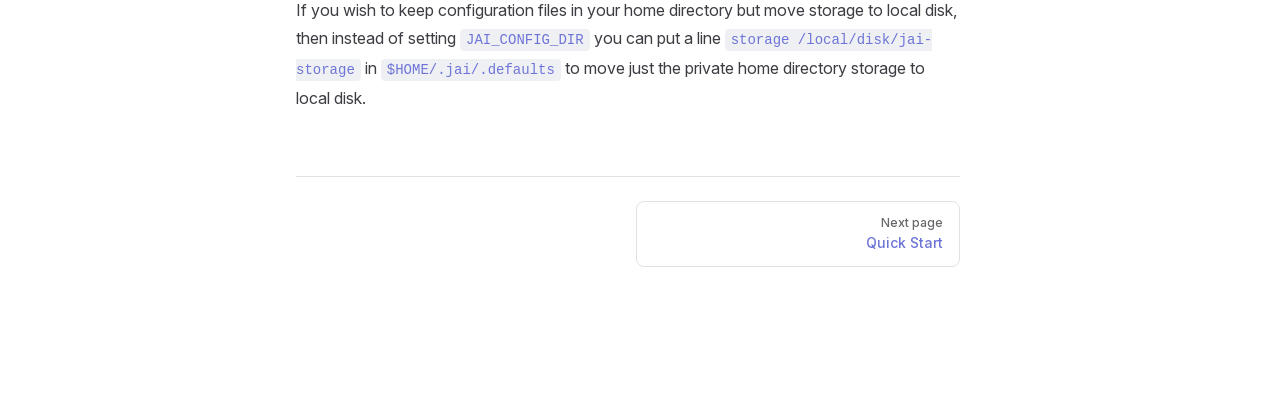
<file: install.html>
<!DOCTYPE html>
<html lang="en-US" dir="ltr">
  <head>
    <meta charset="utf-8">
    <meta name="viewport" content="width=device-width,initial-scale=1">
    <title>Install / Build | jai - easy containment for AI agents</title>
    <meta name="description" content="Super-lightweight Linux sandbox for AI agents">
    <meta name="generator" content="VitePress v1.6.4">
    <link rel="preload stylesheet" href="/assets/style.BYW52mwf.css" as="style">
    <link rel="preload stylesheet" href="/vp-icons.css" as="style">
    
    <script type="module" src="/assets/app.BrpueRPc.js"></script>
    <link rel="preload" href="/assets/inter-roman-latin.Di8DUHzh.woff2" as="font" type="font/woff2" crossorigin="">
    <link rel="modulepreload" href="/assets/chunks/theme.Dvjj_dE6.js">
    <link rel="modulepreload" href="/assets/chunks/framework.D7zHIyZF.js">
    <link rel="modulepreload" href="/assets/install.md.C6gbkqf0.lean.js">
    <meta name="theme-color" content="#6d74d8">
    <script id="check-dark-mode">(()=>{const e=localStorage.getItem("vitepress-theme-appearance")||"auto",a=window.matchMedia("(prefers-color-scheme: dark)").matches;(!e||e==="auto"?a:e==="dark")&&document.documentElement.classList.add("dark")})();</script>
    <script id="check-mac-os">document.documentElement.classList.toggle("mac",/Mac|iPhone|iPod|iPad/i.test(navigator.platform));</script>
  </head>
  <body>
    <div id="app"><div class="Layout" data-v-d8b57b2d><!--[--><!--]--><!--[--><span tabindex="-1" data-v-fcbfc0e0></span><a href="#VPContent" class="VPSkipLink visually-hidden" data-v-fcbfc0e0>Skip to content</a><!--]--><!----><header class="VPNav" data-v-d8b57b2d data-v-7ad780c2><div class="VPNavBar" data-v-7ad780c2 data-v-9fd4d1dd><div class="wrapper" data-v-9fd4d1dd><div class="container" data-v-9fd4d1dd><div class="title" data-v-9fd4d1dd><div class="VPNavBarTitle has-sidebar" data-v-9fd4d1dd data-v-9f43907a><a class="title" href="/" data-v-9f43907a><!--[--><!--[--><!--[--><!--[--><div class="jai-brand nav"><img src="/assets/logo.C7a5JZI0.svg" alt="" aria-hidden="true"></div><!--]--><!--]--><!--]--><!--]--><!----><!----><!--[--><!--]--></a></div></div><div class="content" data-v-9fd4d1dd><div class="content-body" data-v-9fd4d1dd><!--[--><!--]--><div class="VPNavBarSearch search" data-v-9fd4d1dd><!----></div><nav aria-labelledby="main-nav-aria-label" class="VPNavBarMenu menu" data-v-9fd4d1dd data-v-afb2845e><span id="main-nav-aria-label" class="visually-hidden" data-v-afb2845e> Main Navigation </span><!--[--><!--[--><a class="VPLink link VPNavBarMenuLink" href="/" tabindex="0" data-v-afb2845e data-v-815115f5><!--[--><span data-v-815115f5>Home</span><!--]--></a><!--]--><!--[--><a class="VPLink link VPNavBarMenuLink active" href="/install.html" tabindex="0" data-v-afb2845e data-v-815115f5><!--[--><span data-v-815115f5>Docs</span><!--]--></a><!--]--><!--[--><a class="VPLink link VPNavBarMenuLink" href="/faq.html" tabindex="0" data-v-afb2845e data-v-815115f5><!--[--><span data-v-815115f5>FAQ</span><!--]--></a><!--]--><!--[--><a class="VPLink link VPNavBarMenuLink" href="/jai.1.html" tabindex="0" data-v-afb2845e data-v-815115f5><!--[--><span data-v-815115f5>Manual</span><!--]--></a><!--]--><!--]--></nav><!----><div class="VPNavBarAppearance appearance" data-v-9fd4d1dd data-v-3f90c1a5><button class="VPSwitch VPSwitchAppearance" type="button" role="switch" title aria-checked="false" data-v-3f90c1a5 data-v-be9742d9 data-v-b4ccac88><span class="check" data-v-b4ccac88><span class="icon" data-v-b4ccac88><!--[--><span class="vpi-sun sun" data-v-be9742d9></span><span class="vpi-moon moon" data-v-be9742d9></span><!--]--></span></span></button></div><div class="VPSocialLinks VPNavBarSocialLinks social-links" data-v-9fd4d1dd data-v-ef6192dc data-v-e71e869c><!--[--><a class="VPSocialLink no-icon" href="https://github.com/stanford-scs/jai" aria-label="github" target="_blank" rel="noopener" data-v-e71e869c data-v-60a9a2d3><span class="vpi-social-github"></span></a><!--]--></div><div class="VPFlyout VPNavBarExtra extra" data-v-9fd4d1dd data-v-f953d92f data-v-bfe7971f><button type="button" class="button" aria-haspopup="true" aria-expanded="false" aria-label="extra navigation" data-v-bfe7971f><span class="vpi-more-horizontal icon" data-v-bfe7971f></span></button><div class="menu" data-v-bfe7971f><div class="VPMenu" data-v-bfe7971f data-v-20ed86d6><!----><!--[--><!--[--><!----><div class="group" data-v-f953d92f><div class="item appearance" data-v-f953d92f><p class="label" data-v-f953d92f>Appearance</p><div class="appearance-action" data-v-f953d92f><button class="VPSwitch VPSwitchAppearance" type="button" role="switch" title aria-checked="false" data-v-f953d92f data-v-be9742d9 data-v-b4ccac88><span class="check" data-v-b4ccac88><span class="icon" data-v-b4ccac88><!--[--><span class="vpi-sun sun" data-v-be9742d9></span><span class="vpi-moon moon" data-v-be9742d9></span><!--]--></span></span></button></div></div></div><div class="group" data-v-f953d92f><div class="item social-links" data-v-f953d92f><div class="VPSocialLinks social-links-list" data-v-f953d92f data-v-e71e869c><!--[--><a class="VPSocialLink no-icon" href="https://github.com/stanford-scs/jai" aria-label="github" target="_blank" rel="noopener" data-v-e71e869c data-v-60a9a2d3><span class="vpi-social-github"></span></a><!--]--></div></div></div><!--]--><!--]--></div></div></div><!--[--><!--]--><button type="button" class="VPNavBarHamburger hamburger" aria-label="mobile navigation" aria-expanded="false" aria-controls="VPNavScreen" data-v-9fd4d1dd data-v-6bee1efd><span class="container" data-v-6bee1efd><span class="top" data-v-6bee1efd></span><span class="middle" data-v-6bee1efd></span><span class="bottom" data-v-6bee1efd></span></span></button></div></div></div></div><div class="divider" data-v-9fd4d1dd><div class="divider-line" data-v-9fd4d1dd></div></div></div><!----></header><div class="VPLocalNav has-sidebar empty" data-v-d8b57b2d data-v-2488c25a><div class="container" data-v-2488c25a><button class="menu" aria-expanded="false" aria-controls="VPSidebarNav" data-v-2488c25a><span class="vpi-align-left menu-icon" data-v-2488c25a></span><span class="menu-text" data-v-2488c25a>Menu</span></button><div class="VPLocalNavOutlineDropdown" style="--vp-vh:0px;" data-v-2488c25a data-v-6b867909><button data-v-6b867909>Return to top</button><!----></div></div></div><aside class="VPSidebar" data-v-d8b57b2d data-v-42c4c606><div class="curtain" data-v-42c4c606></div><nav class="nav" id="VPSidebarNav" aria-labelledby="sidebar-aria-label" tabindex="-1" data-v-42c4c606><span class="visually-hidden" id="sidebar-aria-label" data-v-42c4c606> Sidebar Navigation </span><!--[--><!--]--><!--[--><div class="no-transition group" data-v-51288d80><section class="VPSidebarItem level-0 has-active" data-v-51288d80 data-v-0009425e><div class="item" role="button" tabindex="0" data-v-0009425e><div class="indicator" data-v-0009425e></div><h2 class="text" data-v-0009425e>Guide</h2><!----></div><div class="items" data-v-0009425e><!--[--><div class="VPSidebarItem level-1 is-link" data-v-0009425e data-v-0009425e><div class="item" data-v-0009425e><div class="indicator" data-v-0009425e></div><a class="VPLink link link" href="/install.html" data-v-0009425e><!--[--><p class="text" data-v-0009425e>Install / Build</p><!--]--></a><!----></div><!----></div><div class="VPSidebarItem level-1 is-link" data-v-0009425e data-v-0009425e><div class="item" data-v-0009425e><div class="indicator" data-v-0009425e></div><a class="VPLink link link" href="/quick-start.html" data-v-0009425e><!--[--><p class="text" data-v-0009425e>Quick Start</p><!--]--></a><!----></div><!----></div><div class="VPSidebarItem level-1 is-link" data-v-0009425e data-v-0009425e><div class="item" data-v-0009425e><div class="indicator" data-v-0009425e></div><a class="VPLink link link" href="/modes.html" data-v-0009425e><!--[--><p class="text" data-v-0009425e>Modes</p><!--]--></a><!----></div><!----></div><div class="VPSidebarItem level-1 is-link" data-v-0009425e data-v-0009425e><div class="item" data-v-0009425e><div class="indicator" data-v-0009425e></div><a class="VPLink link link" href="/configuration.html" data-v-0009425e><!--[--><p class="text" data-v-0009425e>Configuration</p><!--]--></a><!----></div><!----></div><div class="VPSidebarItem level-1 is-link" data-v-0009425e data-v-0009425e><div class="item" data-v-0009425e><div class="indicator" data-v-0009425e></div><a class="VPLink link link" href="/recipes.html" data-v-0009425e><!--[--><p class="text" data-v-0009425e>Recipes</p><!--]--></a><!----></div><!----></div><div class="VPSidebarItem level-1 is-link" data-v-0009425e data-v-0009425e><div class="item" data-v-0009425e><div class="indicator" data-v-0009425e></div><a class="VPLink link link" href="/security.html" data-v-0009425e><!--[--><p class="text" data-v-0009425e>Security Model</p><!--]--></a><!----></div><!----></div><div class="VPSidebarItem level-1 is-link" data-v-0009425e data-v-0009425e><div class="item" data-v-0009425e><div class="indicator" data-v-0009425e></div><a class="VPLink link link" href="/comparison.html" data-v-0009425e><!--[--><p class="text" data-v-0009425e>Comparison</p><!--]--></a><!----></div><!----></div><div class="VPSidebarItem level-1 is-link" data-v-0009425e data-v-0009425e><div class="item" data-v-0009425e><div class="indicator" data-v-0009425e></div><a class="VPLink link link" href="/faq.html" data-v-0009425e><!--[--><p class="text" data-v-0009425e>FAQ</p><!--]--></a><!----></div><!----></div><div class="VPSidebarItem level-1 is-link" data-v-0009425e data-v-0009425e><div class="item" data-v-0009425e><div class="indicator" data-v-0009425e></div><a class="VPLink link link" href="/jai.1.html" data-v-0009425e><!--[--><p class="text" data-v-0009425e>Manual</p><!--]--></a><!----></div><!----></div><div class="VPSidebarItem level-1 is-link" data-v-0009425e data-v-0009425e><div class="item" data-v-0009425e><div class="indicator" data-v-0009425e></div><a class="VPLink link link" href="/arch-vm.html" data-v-0009425e><!--[--><p class="text" data-v-0009425e>Arch VM Setup</p><!--]--></a><!----></div><!----></div><div class="VPSidebarItem level-1 is-link" data-v-0009425e data-v-0009425e><div class="item" data-v-0009425e><div class="indicator" data-v-0009425e></div><a class="VPLink link link" href="/contributing.html" data-v-0009425e><!--[--><p class="text" data-v-0009425e>Contributing</p><!--]--></a><!----></div><!----></div><!--]--></div></section></div><!--]--><!--[--><!--]--></nav></aside><div class="VPContent has-sidebar" id="VPContent" data-v-d8b57b2d data-v-9a6c75ad><div class="VPDoc has-sidebar has-aside" data-v-9a6c75ad data-v-e6f2a212><!--[--><!--]--><div class="container" data-v-e6f2a212><div class="aside" data-v-e6f2a212><div class="aside-curtain" data-v-e6f2a212></div><div class="aside-container" data-v-e6f2a212><div class="aside-content" data-v-e6f2a212><div class="VPDocAside" data-v-e6f2a212 data-v-cb998dce><!--[--><!--]--><!--[--><!--]--><nav aria-labelledby="doc-outline-aria-label" class="VPDocAsideOutline" data-v-cb998dce data-v-f610f197><div class="content" data-v-f610f197><div class="outline-marker" data-v-f610f197></div><div aria-level="2" class="outline-title" id="doc-outline-aria-label" role="heading" data-v-f610f197>On this page</div><ul class="VPDocOutlineItem root" data-v-f610f197 data-v-53c99d69><!--[--><!--]--></ul></div></nav><!--[--><!--]--><div class="spacer" data-v-cb998dce></div><!--[--><!--]--><!----><!--[--><!--]--><!--[--><!--]--></div></div></div></div><div class="content" data-v-e6f2a212><div class="content-container" data-v-e6f2a212><!--[--><!--]--><main class="main" data-v-e6f2a212><div style="position:relative;" class="vp-doc _install" data-v-e6f2a212><div><h1 id="install-build" tabindex="-1">Install / Build <a class="header-anchor" href="#install-build" aria-label="Permalink to &quot;Install / Build&quot;">​</a></h1><p>jai is Linux-only and runs on kernel version 6.13 or later.</p><h2 id="package-install" tabindex="-1">Package install <a class="header-anchor" href="#package-install" aria-label="Permalink to &quot;Package install&quot;">​</a></h2><h3 id="arch-linux" tabindex="-1">Arch Linux <a class="header-anchor" href="#arch-linux" aria-label="Permalink to &quot;Arch Linux&quot;">​</a></h3><p>jai is available as an AUR package for Arch Linux. If you use an AUR helper such as <code>yay</code>, you should be able to install it directly:</p><div class="language-bash vp-adaptive-theme"><button title="Copy Code" class="copy"></button><span class="lang">bash</span><pre class="shiki shiki-themes github-light github-dark vp-code" tabindex="0"><code><span class="line"><span style="--shiki-light:#6F42C1;--shiki-dark:#B392F0;">yay</span><span style="--shiki-light:#005CC5;--shiki-dark:#79B8FF;"> -S</span><span style="--shiki-light:#032F62;--shiki-dark:#9ECBFF;"> jai</span></span></code></pre></div><p>Otherwise, like all AUR packages for Arch Linux, you can install it manually as follows:</p><div class="language-bash vp-adaptive-theme"><button title="Copy Code" class="copy"></button><span class="lang">bash</span><pre class="shiki shiki-themes github-light github-dark vp-code" tabindex="0"><code><span class="line"><span style="--shiki-light:#6F42C1;--shiki-dark:#B392F0;">curl</span><span style="--shiki-light:#005CC5;--shiki-dark:#79B8FF;"> -L</span><span style="--shiki-light:#032F62;--shiki-dark:#9ECBFF;"> https://aur.archlinux.org/cgit/aur.git/snapshot/jai.tar.gz</span><span style="--shiki-light:#D73A49;--shiki-dark:#F97583;"> |</span><span style="--shiki-light:#6F42C1;--shiki-dark:#B392F0;"> tar</span><span style="--shiki-light:#032F62;--shiki-dark:#9ECBFF;"> xzf</span><span style="--shiki-light:#032F62;--shiki-dark:#9ECBFF;"> -</span></span>
<span class="line"><span style="--shiki-light:#005CC5;--shiki-dark:#79B8FF;">cd</span><span style="--shiki-light:#032F62;--shiki-dark:#9ECBFF;"> jai</span></span>
<span class="line"><span style="--shiki-light:#6F42C1;--shiki-dark:#B392F0;">makepkg</span><span style="--shiki-light:#005CC5;--shiki-dark:#79B8FF;"> -i</span></span></code></pre></div><h3 id="debian" tabindex="-1">Debian <a class="header-anchor" href="#debian" aria-label="Permalink to &quot;Debian&quot;">​</a></h3><p>While the best supported way to install jai is from a release <code>jai-x.y.tar.gz</code> file, the github <a href="https://github.com/stanford-scs/jai/releases/latest" target="_blank" rel="noreferrer">releases</a> page also contains a <code>.deb</code> file with a binary. If you download this file, you can install jai on an amd64/x86_64 host with:</p><div class="language-bash vp-adaptive-theme"><button title="Copy Code" class="copy"></button><span class="lang">bash</span><pre class="shiki shiki-themes github-light github-dark vp-code" tabindex="0"><code><span class="line"><span style="--shiki-light:#6F42C1;--shiki-dark:#B392F0;">apt</span><span style="--shiki-light:#032F62;--shiki-dark:#9ECBFF;"> install</span><span style="--shiki-light:#032F62;--shiki-dark:#9ECBFF;"> ./jai-x.y-1_amd64.deb</span></span></code></pre></div><p>The <code>.deb</code> file is less well tested than a source install, so please report any problems with it on the <a href="https://github.com/stanford-scs/jai/issues" target="_blank" rel="noreferrer">GitHub issues page</a>.</p><p>Keep in mind that you will need to upgrade to a 6.13 or later kernel to use the overlay file system in casual mode. You can <a href="https://backports.debian.org/Instructions/#index2h2" target="_blank" rel="noreferrer">allegedly</a> obtain a modern linux kernel on Debian trixie through Debian <a href="https://backports.debian.org/Instructions/" target="_blank" rel="noreferrer">backports</a> as follows, though the author has not tested it:</p><div class="language-bash vp-adaptive-theme"><button title="Copy Code" class="copy"></button><span class="lang">bash</span><pre class="shiki shiki-themes github-light github-dark vp-code" tabindex="0"><code><span class="line"><span style="--shiki-light:#6F42C1;--shiki-dark:#B392F0;">cat</span><span style="--shiki-light:#D73A49;--shiki-dark:#F97583;"> &gt;</span><span style="--shiki-light:#032F62;--shiki-dark:#9ECBFF;"> /etc/apt/sources.list.d/debian-backports.sources</span><span style="--shiki-light:#D73A49;--shiki-dark:#F97583;"> &lt;&lt;</span><span style="--shiki-light:#032F62;--shiki-dark:#9ECBFF;">&#39;EOF&#39;</span></span>
<span class="line"><span style="--shiki-light:#032F62;--shiki-dark:#9ECBFF;">Types: deb deb-src</span></span>
<span class="line"><span style="--shiki-light:#032F62;--shiki-dark:#9ECBFF;">URIs: http://deb.debian.org/debian</span></span>
<span class="line"><span style="--shiki-light:#032F62;--shiki-dark:#9ECBFF;">Suites: trixie-backports</span></span>
<span class="line"><span style="--shiki-light:#032F62;--shiki-dark:#9ECBFF;">Components: main</span></span>
<span class="line"><span style="--shiki-light:#032F62;--shiki-dark:#9ECBFF;">Enabled: yes</span></span>
<span class="line"><span style="--shiki-light:#032F62;--shiki-dark:#9ECBFF;">Signed-By: /usr/share/keyrings/debian-archive-keyring.gpg</span></span>
<span class="line"><span style="--shiki-light:#032F62;--shiki-dark:#9ECBFF;">EOF</span></span>
<span class="line"></span>
<span class="line"><span style="--shiki-light:#6F42C1;--shiki-dark:#B392F0;">sudo</span><span style="--shiki-light:#032F62;--shiki-dark:#9ECBFF;"> apt</span><span style="--shiki-light:#032F62;--shiki-dark:#9ECBFF;"> update</span></span>
<span class="line"><span style="--shiki-light:#6F42C1;--shiki-dark:#B392F0;">sudo</span><span style="--shiki-light:#032F62;--shiki-dark:#9ECBFF;"> apt</span><span style="--shiki-light:#032F62;--shiki-dark:#9ECBFF;"> install</span><span style="--shiki-light:#005CC5;--shiki-dark:#79B8FF;"> -t</span><span style="--shiki-light:#032F62;--shiki-dark:#9ECBFF;"> trixie-backports</span><span style="--shiki-light:#032F62;--shiki-dark:#9ECBFF;"> linux-image-amd64</span><span style="--shiki-light:#032F62;--shiki-dark:#9ECBFF;"> linux-headers-amd64</span></span>
<span class="line"><span style="--shiki-light:#6F42C1;--shiki-dark:#B392F0;">sudo</span><span style="--shiki-light:#032F62;--shiki-dark:#9ECBFF;"> reboot</span></span></code></pre></div><h3 id="ubuntu" tabindex="-1">Ubuntu <a class="header-anchor" href="#ubuntu" aria-label="Permalink to &quot;Ubuntu&quot;">​</a></h3><p>The instructions for Ubuntu are similar to Debian, except that it is easier to run a modern kernel on Ubuntu. Ubuntu 25.10 already ships with a new enough kernel for jai, and 24.04 makes modern kernels available through the <a href="https://ubuntu.com/kernel/lifecycle" target="_blank" rel="noreferrer">Hardware Enablement (HWE) stack</a>, which most desktops follow. You can enable HWE as follows:</p><div class="language-bash vp-adaptive-theme"><button title="Copy Code" class="copy"></button><span class="lang">bash</span><pre class="shiki shiki-themes github-light github-dark vp-code" tabindex="0"><code><span class="line"><span style="--shiki-light:#6F42C1;--shiki-dark:#B392F0;">sudo</span><span style="--shiki-light:#032F62;--shiki-dark:#9ECBFF;"> apt</span><span style="--shiki-light:#032F62;--shiki-dark:#9ECBFF;"> update</span></span>
<span class="line"><span style="--shiki-light:#6F42C1;--shiki-dark:#B392F0;">sudo</span><span style="--shiki-light:#032F62;--shiki-dark:#9ECBFF;"> apt</span><span style="--shiki-light:#032F62;--shiki-dark:#9ECBFF;"> install</span><span style="--shiki-light:#005CC5;--shiki-dark:#79B8FF;"> --install-recommends</span><span style="--shiki-light:#032F62;--shiki-dark:#9ECBFF;"> linux-generic-hwe-24.04</span></span>
<span class="line"><span style="--shiki-light:#6F42C1;--shiki-dark:#B392F0;">sudo</span><span style="--shiki-light:#032F62;--shiki-dark:#9ECBFF;"> reboot</span></span></code></pre></div><h2 id="build-install-from-source" tabindex="-1">Build/install from source <a class="header-anchor" href="#build-install-from-source" aria-label="Permalink to &quot;Build/install from source&quot;">​</a></h2><h3 id="dependencies" tabindex="-1">Dependencies <a class="header-anchor" href="#dependencies" aria-label="Permalink to &quot;Dependencies&quot;">​</a></h3><p>jai requires a C++23 compiler (verified on GCC 14, GCC 15, Clang 19, and Clang 22). Debian bookworm only goes up to GCC version 12, but has Clang 19. On such a system you will need to install both clang-19 <em>and</em> libc++-19-dev, because GCC 12&#39;s libstdc++ is too old. Set the environment variable <code>CXX=&quot;clang++-19 -stdlib=libc++&quot;</code> to get clang and LLVM&#39;s libc++.</p><p>If you are building from git instead of a release, you also need:</p><ul><li>Standard autotools (<code>autoconf</code>, <code>automake</code>) for the build system</li><li><code>pandoc</code> to format the man page</li></ul><p>Most modern linux systems with a development environment installed should satisfy all of the above dependencies except <code>pandoc</code>, which is slightly less standard but still widely available.</p><h3 id="build" tabindex="-1">Build <a class="header-anchor" href="#build" aria-label="Permalink to &quot;Build&quot;">​</a></h3><p>You can install jai from a stable release (recommended), or from git.</p><p>jai requires a dedicated untrusted user for strict sandboxes, called <code>jai</code> by default. The jai user <em>must</em> be different from <code>nobody</code> (which is the &quot;overflow&quot; user in id-mapped mounts), and the account name will be embedded into the jai binary. If your system already has a user named <code>jai</code>, then jai will pick the name <code>_jai</code>. You can override this choice in the instructions below by changing the <code>./configure</code> to specify an alternate name, for instance <code>unprivileged</code>:</p><div class="language- vp-adaptive-theme"><button title="Copy Code" class="copy"></button><span class="lang"></span><pre class="shiki shiki-themes github-light github-dark vp-code" tabindex="0"><code><span class="line"><span>./configure --with-untrusted-user=unprivileged</span></span></code></pre></div><h4 id="building-a-release" tabindex="-1">Building a release <a class="header-anchor" href="#building-a-release" aria-label="Permalink to &quot;Building a release&quot;">​</a></h4><p>Download the <a href="https://github.com/stanford-scs/jai/releases/latest" target="_blank" rel="noreferrer">latest release</a> from GitHub. Make sure to download the file called <code>jai-</code><em>version</em><code>.tar.gz</code>. (The assets labeled &quot;Source code&quot; are generated by GitHub from the git tag; they are missing some generated files like the man page and configure script and so require additional tooling to build.)</p><p>Unpack, configure, and build the release as follows:</p><div class="language-bash vp-adaptive-theme"><button title="Copy Code" class="copy"></button><span class="lang">bash</span><pre class="shiki shiki-themes github-light github-dark vp-code" tabindex="0"><code><span class="line"><span style="--shiki-light:#6F42C1;--shiki-dark:#B392F0;">tar</span><span style="--shiki-light:#032F62;--shiki-dark:#9ECBFF;"> xzf</span><span style="--shiki-light:#032F62;--shiki-dark:#9ECBFF;"> jai-x.y.tar.gz</span></span>
<span class="line"><span style="--shiki-light:#005CC5;--shiki-dark:#79B8FF;">cd</span><span style="--shiki-light:#032F62;--shiki-dark:#9ECBFF;"> jai-x.y</span></span>
<span class="line"><span style="--shiki-light:#6F42C1;--shiki-dark:#B392F0;">./configure</span></span>
<span class="line"><span style="--shiki-light:#6F42C1;--shiki-dark:#B392F0;">make</span></span></code></pre></div><h4 id="building-from-git" tabindex="-1">Building from git <a class="header-anchor" href="#building-from-git" aria-label="Permalink to &quot;Building from git&quot;">​</a></h4><p>To build the latest version from git, run the following commands:</p><div class="language-bash vp-adaptive-theme"><button title="Copy Code" class="copy"></button><span class="lang">bash</span><pre class="shiki shiki-themes github-light github-dark vp-code" tabindex="0"><code><span class="line"><span style="--shiki-light:#6F42C1;--shiki-dark:#B392F0;">git</span><span style="--shiki-light:#032F62;--shiki-dark:#9ECBFF;"> clone</span><span style="--shiki-light:#032F62;--shiki-dark:#9ECBFF;"> https://github.com/stanford-scs/jai.git</span></span>
<span class="line"><span style="--shiki-light:#005CC5;--shiki-dark:#79B8FF;">cd</span><span style="--shiki-light:#032F62;--shiki-dark:#9ECBFF;"> jai</span></span>
<span class="line"><span style="--shiki-light:#6F42C1;--shiki-dark:#B392F0;">./autogen.sh</span></span>
<span class="line"><span style="--shiki-light:#6F42C1;--shiki-dark:#B392F0;">./configure</span></span>
<span class="line"><span style="--shiki-light:#6F42C1;--shiki-dark:#B392F0;">make</span></span></code></pre></div><h3 id="installation" tabindex="-1">Installation <a class="header-anchor" href="#installation" aria-label="Permalink to &quot;Installation&quot;">​</a></h3><p>Run the following two commands to install jai and create the unprivileged <code>jai</code> user (if it does not already exist on your system):</p><div class="language-bash vp-adaptive-theme"><button title="Copy Code" class="copy"></button><span class="lang">bash</span><pre class="shiki shiki-themes github-light github-dark vp-code" tabindex="0"><code><span class="line"><span style="--shiki-light:#6F42C1;--shiki-dark:#B392F0;">sudo</span><span style="--shiki-light:#032F62;--shiki-dark:#9ECBFF;"> make</span><span style="--shiki-light:#032F62;--shiki-dark:#9ECBFF;"> install</span></span>
<span class="line"><span style="--shiki-light:#6F42C1;--shiki-dark:#B392F0;">sudo</span><span style="--shiki-light:#032F62;--shiki-dark:#9ECBFF;"> systemd-sysusers</span></span></code></pre></div><p><a href="https://www.freedesktop.org/software/systemd/man/latest/sysusers.d.html" target="_blank" rel="noreferrer">systemd-sysusers</a> creates the unprivileged <code>jai</code> user account, but will only find the configuration file if you installed with a prefix of <code>/usr/local</code> (the default) or <code>/usr</code>. If you install jai elsewhere, you need to supply the <code>jai.conf</code> file as a command-line argument. For example, in the build directory:</p><div class="language-bash vp-adaptive-theme"><button title="Copy Code" class="copy"></button><span class="lang">bash</span><pre class="shiki shiki-themes github-light github-dark vp-code" tabindex="0"><code><span class="line"><span style="--shiki-light:#6F42C1;--shiki-dark:#B392F0;">sudo</span><span style="--shiki-light:#032F62;--shiki-dark:#9ECBFF;"> systemd-sysusers</span><span style="--shiki-light:#032F62;--shiki-dark:#9ECBFF;"> ./jai.conf</span></span></code></pre></div><p>You can also just create an account named <code>jai</code>, but note that jai is very picky about the account. In the password file, the Gecos field must be exactly <code>JAI sandbox untrusted user</code> and the home directory must be <code>/</code>. Otherwise, jai is paranoid that you might have a real user named <code>jai</code> on your system. Here is a command to create the user manually:</p><div class="language-bash vp-adaptive-theme"><button title="Copy Code" class="copy"></button><span class="lang">bash</span><pre class="shiki shiki-themes github-light github-dark vp-code" tabindex="0"><code><span class="line"><span style="--shiki-light:#6F42C1;--shiki-dark:#B392F0;">useradd</span><span style="--shiki-light:#005CC5;--shiki-dark:#79B8FF;"> -rMU</span><span style="--shiki-light:#005CC5;--shiki-dark:#79B8FF;"> -s</span><span style="--shiki-light:#032F62;--shiki-dark:#9ECBFF;"> /usr/bin/nologin</span><span style="--shiki-light:#005CC5;--shiki-dark:#79B8FF;"> -d</span><span style="--shiki-light:#032F62;--shiki-dark:#9ECBFF;"> /</span><span style="--shiki-light:#005CC5;--shiki-dark:#79B8FF;"> -c</span><span style="--shiki-light:#032F62;--shiki-dark:#9ECBFF;"> &#39;JAI sandbox untrusted user&#39;</span><span style="--shiki-light:#032F62;--shiki-dark:#9ECBFF;"> jai</span></span></code></pre></div><p>Note that jai must run as root (it uses <code>unshare</code> and various privileged file system and mount-related syscalls), so it gets installed setuid root. If you do not want to install it setuid root, you can install it manually and run it with sudo.</p><h2 id="recommended-first-run-setup" tabindex="-1">Recommended first-run setup <a class="header-anchor" href="#recommended-first-run-setup" aria-label="Permalink to &quot;Recommended first-run setup&quot;">​</a></h2><p>You can start using <code>jai</code> immediately; it will create the default configuration files on first use. However, it is usually worth initializing them explicitly first so you can inspect or edit the defaults before you run an agent:</p><div class="language-bash vp-adaptive-theme"><button title="Copy Code" class="copy"></button><span class="lang">bash</span><pre class="shiki shiki-themes github-light github-dark vp-code" tabindex="0"><code><span class="line"><span style="--shiki-light:#6F42C1;--shiki-dark:#B392F0;">jai</span><span style="--shiki-light:#005CC5;--shiki-dark:#79B8FF;"> --init</span></span></code></pre></div><p>This creates default configuration files in <code>$HOME/.jai/</code>, including the <code>.defaults</code> file that ships sensible blacklists for sensitive dotfiles and environment variables.</p><h2 id="alternate-configuration-file-locations" tabindex="-1">Alternate configuration file locations <a class="header-anchor" href="#alternate-configuration-file-locations" aria-label="Permalink to &quot;Alternate configuration file locations&quot;">​</a></h2><p>If your home directory is on NFS, you may want to relocate jai&#39;s configuration and storage:</p><div class="language-bash vp-adaptive-theme"><button title="Copy Code" class="copy"></button><span class="lang">bash</span><pre class="shiki shiki-themes github-light github-dark vp-code" tabindex="0"><code><span class="line"><span style="--shiki-light:#D73A49;--shiki-dark:#F97583;">export</span><span style="--shiki-light:#24292E;--shiki-dark:#E1E4E8;"> JAI_CONFIG_DIR</span><span style="--shiki-light:#D73A49;--shiki-dark:#F97583;">=</span><span style="--shiki-light:#24292E;--shiki-dark:#E1E4E8;">/local/disk/.jai</span></span>
<span class="line"><span style="--shiki-light:#6F42C1;--shiki-dark:#B392F0;">jai</span><span style="--shiki-light:#005CC5;--shiki-dark:#79B8FF;"> --init</span></span></code></pre></div><p>This puts all configuration files, private home directories, and overlay storage on a local filesystem where extended attributes and overlayfs work correctly.</p><p>If you wish to keep configuration files in your home directory but move storage to local disk, then instead of setting <code>JAI_CONFIG_DIR</code> you can put a line <code>storage /local/disk/jai-storage</code> in <code>$HOME/.jai/.defaults</code> to move just the private home directory storage to local disk.</p></div></div></main><footer class="VPDocFooter" data-v-e6f2a212 data-v-1bcd8184><!--[--><!--]--><!----><nav class="prev-next" aria-labelledby="doc-footer-aria-label" data-v-1bcd8184><span class="visually-hidden" id="doc-footer-aria-label" data-v-1bcd8184>Pager</span><div class="pager" data-v-1bcd8184><!----></div><div class="pager" data-v-1bcd8184><a class="VPLink link pager-link next" href="/quick-start.html" data-v-1bcd8184><!--[--><span class="desc" data-v-1bcd8184>Next page</span><span class="title" data-v-1bcd8184>Quick Start</span><!--]--></a></div></nav></footer><!--[--><!--]--></div></div></div><!--[--><!--]--></div></div><footer class="VPFooter has-sidebar" data-v-d8b57b2d data-v-566314d4><div class="container" data-v-566314d4><p class="message" data-v-566314d4>Stanford <a href="https://www.scs.stanford.edu/">SCS</a> and <a href="https://fdc.stanford.edu">FDCI</a></p><!----></div></footer><!--[--><!--]--></div></div>
    <script>window.__VP_HASH_MAP__=JSON.parse("{\"arch-vm.md\":\"C6MKwmxR\",\"comparison.md\":\"D2zLo0gn\",\"configuration.md\":\"CNivb8Nd\",\"contributing.md\":\"D4m3iJVb\",\"faq.md\":\"C-2zPZwo\",\"index.md\":\"RLLI2Iuz\",\"install.md\":\"C6gbkqf0\",\"jai.1.md\":\"j8RJZ1tO\",\"modes.md\":\"DXrzCtUB\",\"quick-start.md\":\"B-2snAY4\",\"recipes.md\":\"SSujxxqc\",\"security.md\":\"Dh8Z0ZJg\"}");window.__VP_SITE_DATA__=JSON.parse("{\"lang\":\"en-US\",\"dir\":\"ltr\",\"title\":\"jai - easy containment for AI agents\",\"description\":\"Super-lightweight Linux sandbox for AI agents\",\"base\":\"/\",\"head\":[],\"router\":{\"prefetchLinks\":true},\"appearance\":true,\"themeConfig\":{\"siteTitle\":false,\"nav\":[{\"text\":\"Home\",\"link\":\"/\"},{\"text\":\"Docs\",\"link\":\"/install\"},{\"text\":\"FAQ\",\"link\":\"/faq\"},{\"text\":\"Manual\",\"link\":\"jai.1\"}],\"sidebar\":[{\"text\":\"Guide\",\"items\":[{\"text\":\"Install / Build\",\"link\":\"/install\"},{\"text\":\"Quick Start\",\"link\":\"/quick-start\"},{\"text\":\"Modes\",\"link\":\"/modes\"},{\"text\":\"Configuration\",\"link\":\"/configuration\"},{\"text\":\"Recipes\",\"link\":\"/recipes\"},{\"text\":\"Security Model\",\"link\":\"/security\"},{\"text\":\"Comparison\",\"link\":\"/comparison\"},{\"text\":\"FAQ\",\"link\":\"/faq\"},{\"text\":\"Manual\",\"link\":\"/jai.1\"},{\"text\":\"Arch VM Setup\",\"link\":\"/arch-vm\"},{\"text\":\"Contributing\",\"link\":\"/contributing\"}]}],\"socialLinks\":[{\"icon\":\"github\",\"link\":\"https://github.com/stanford-scs/jai\"}],\"footer\":{\"message\":\"Stanford <a href=\\\"https://www.scs.stanford.edu/\\\">SCS</a> and <a href=\\\"https://fdc.stanford.edu\\\">FDCI</a>\"}},\"locales\":{},\"scrollOffset\":134,\"cleanUrls\":false}");</script>
    
  </body>
</html>
</file>
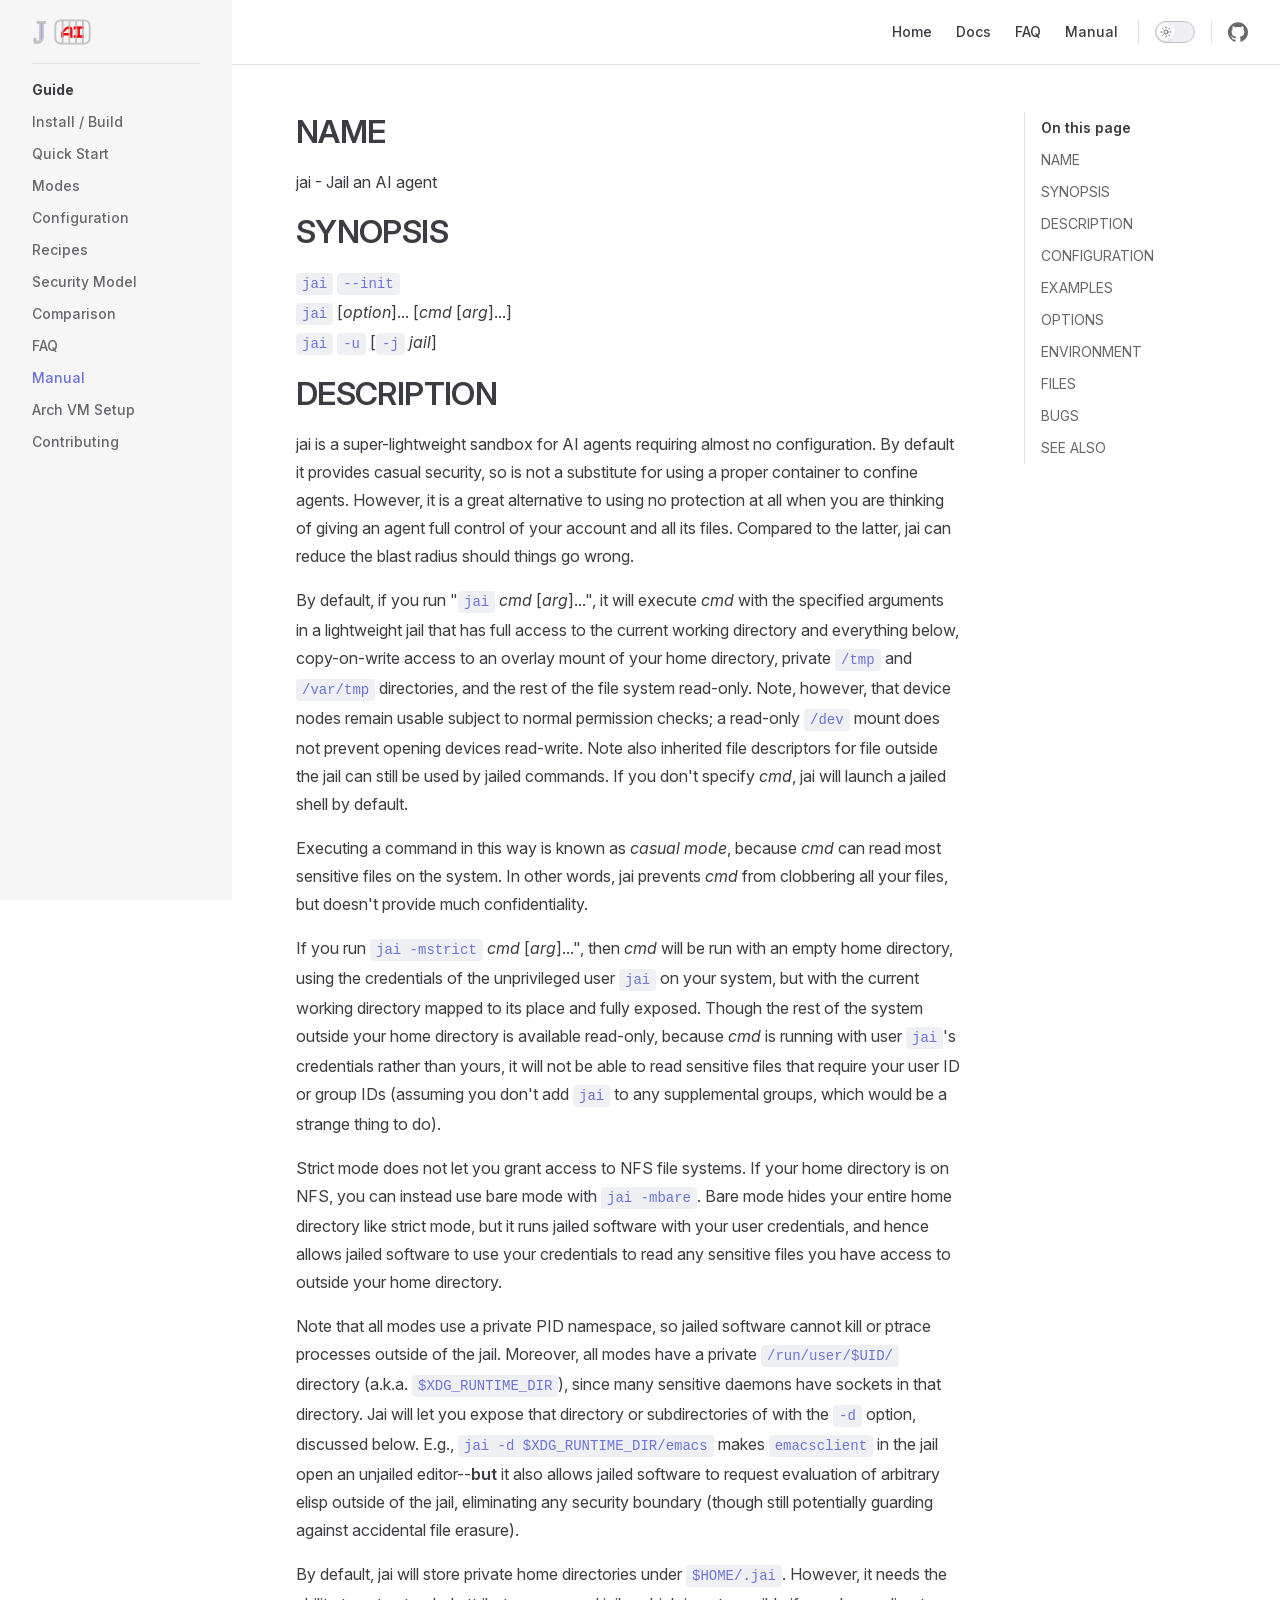
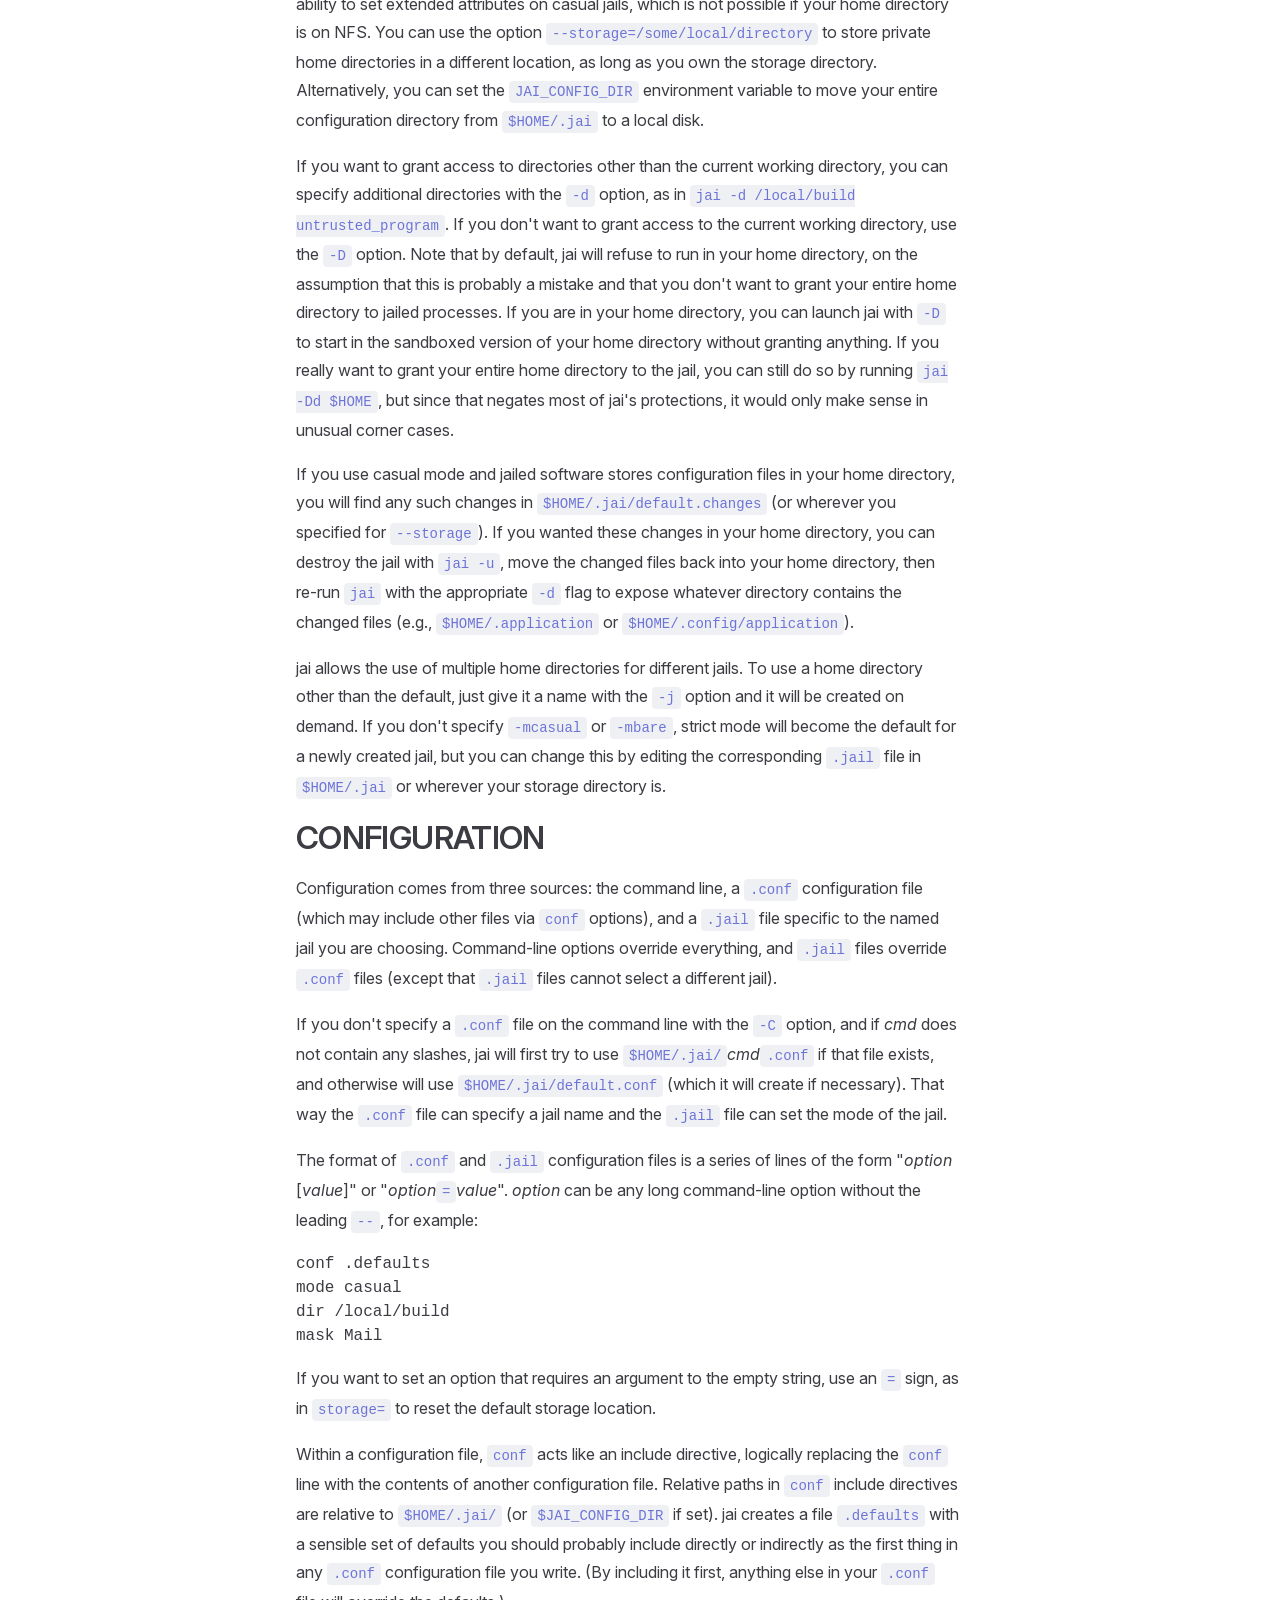
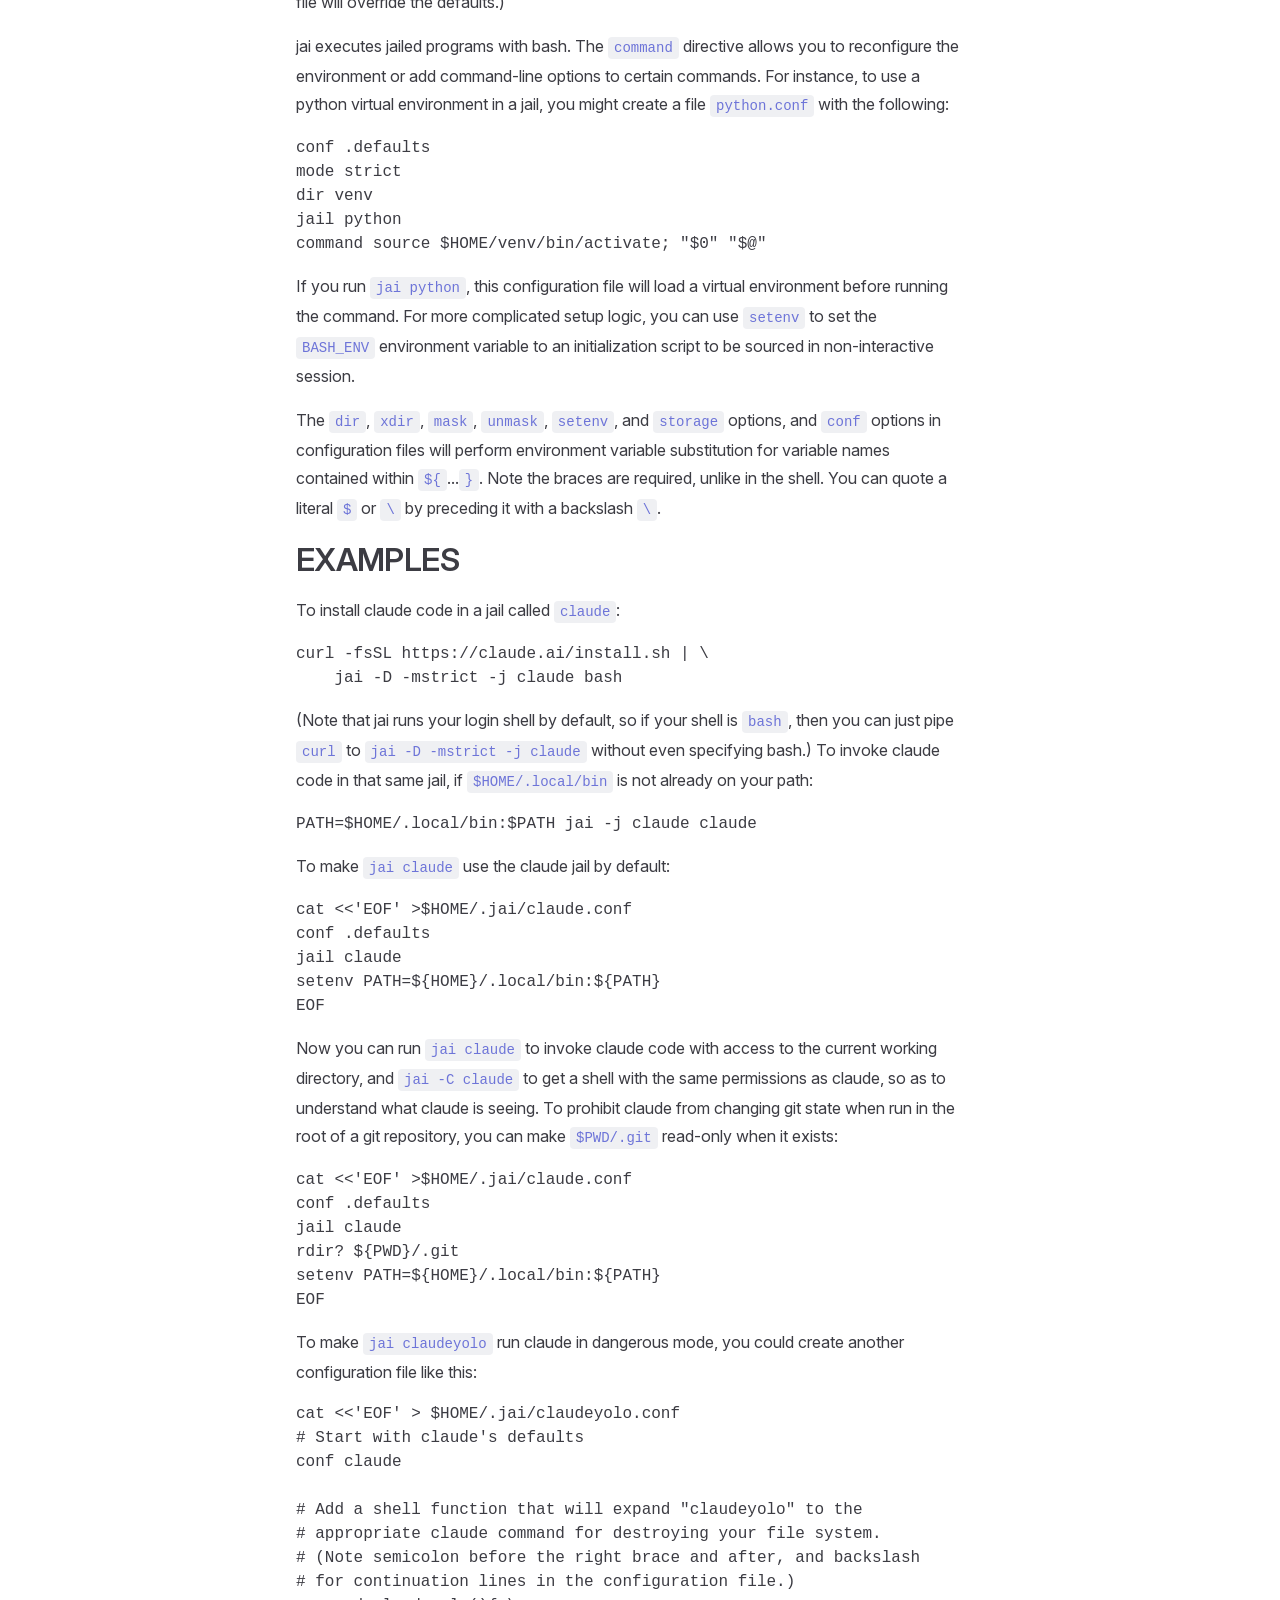
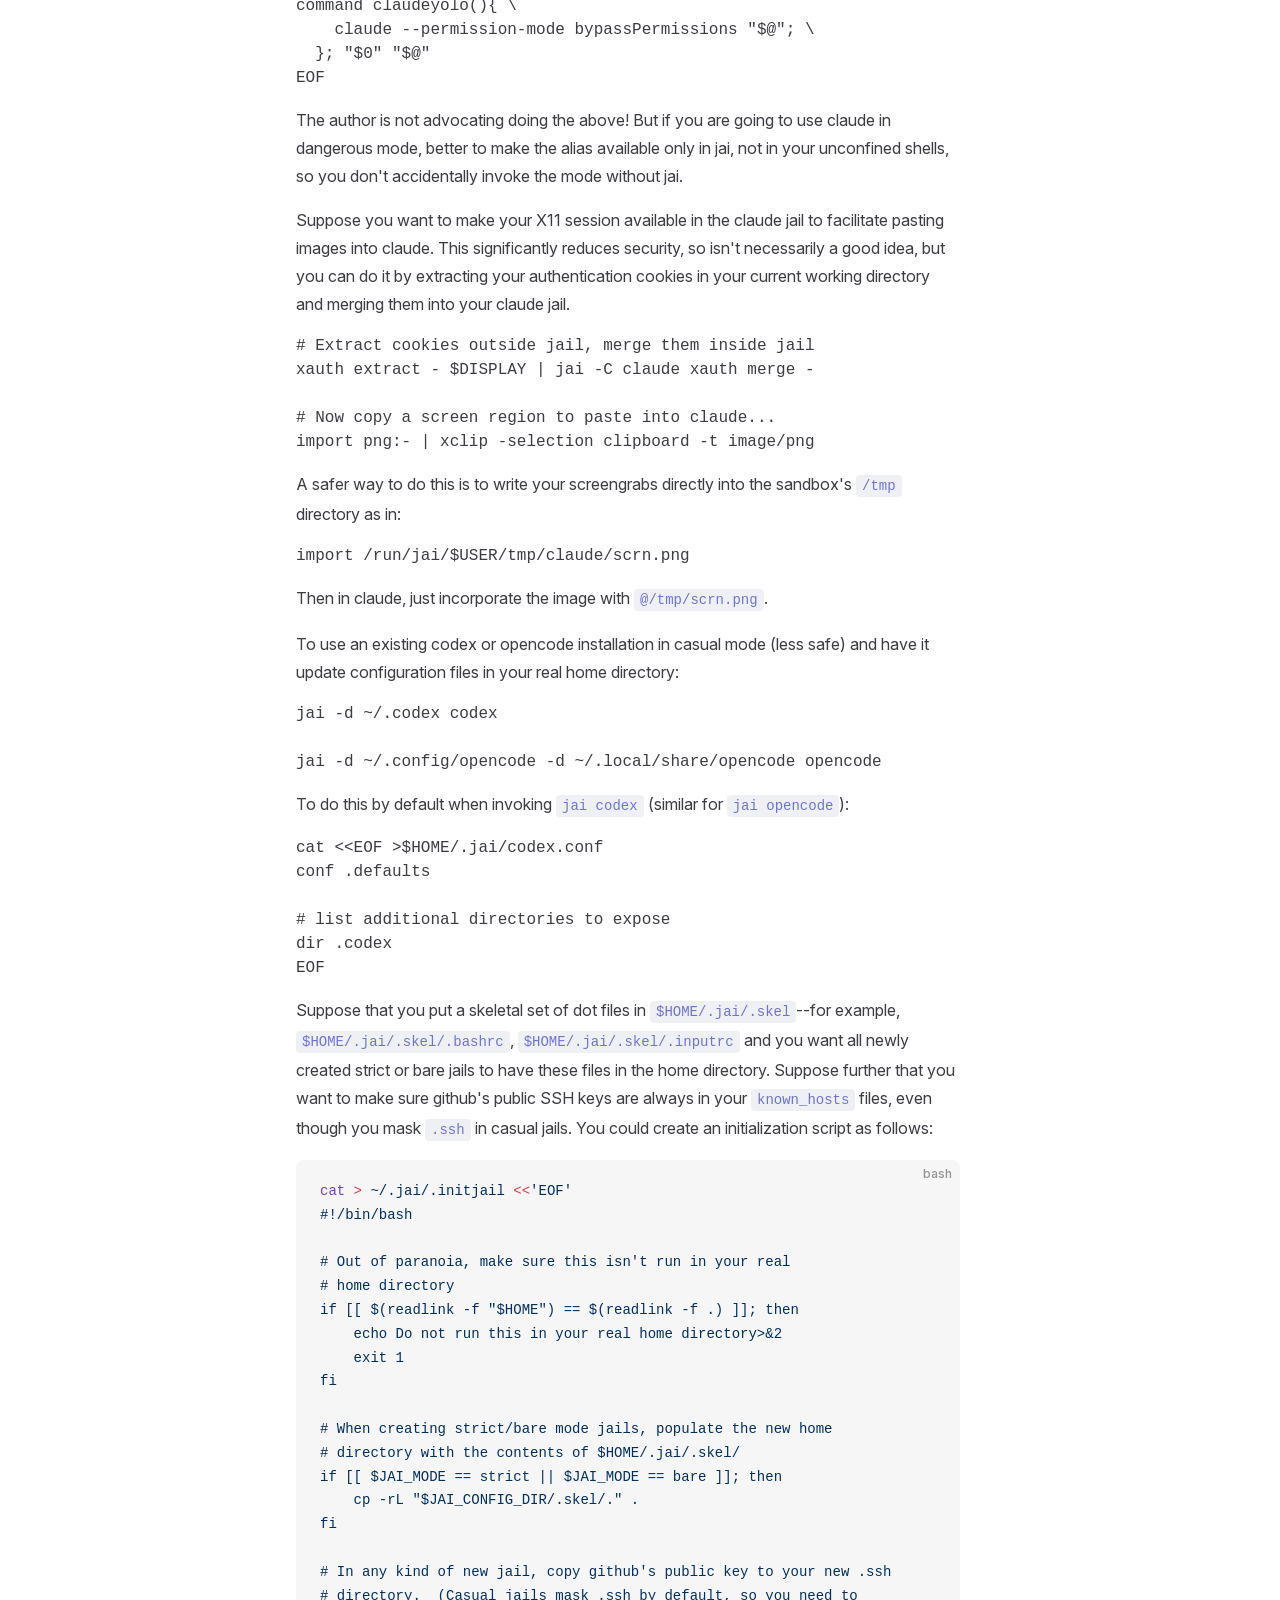
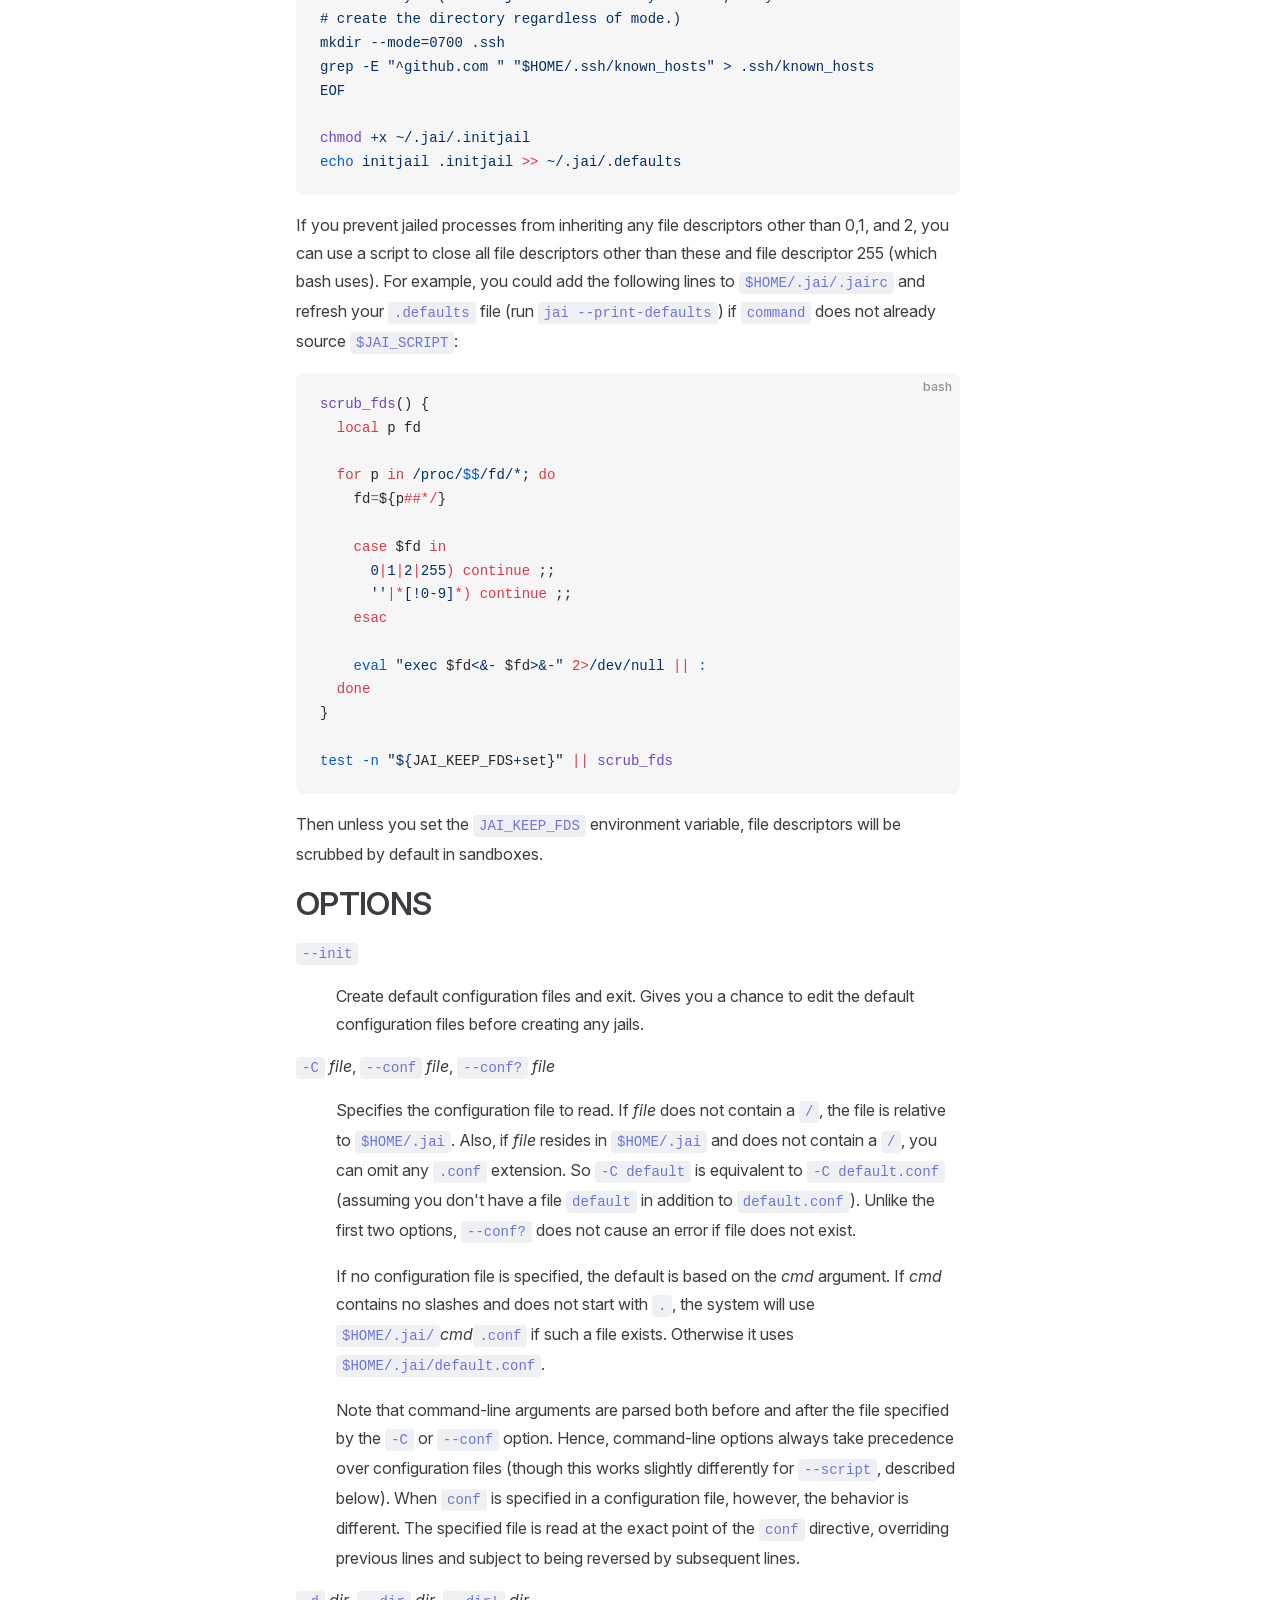
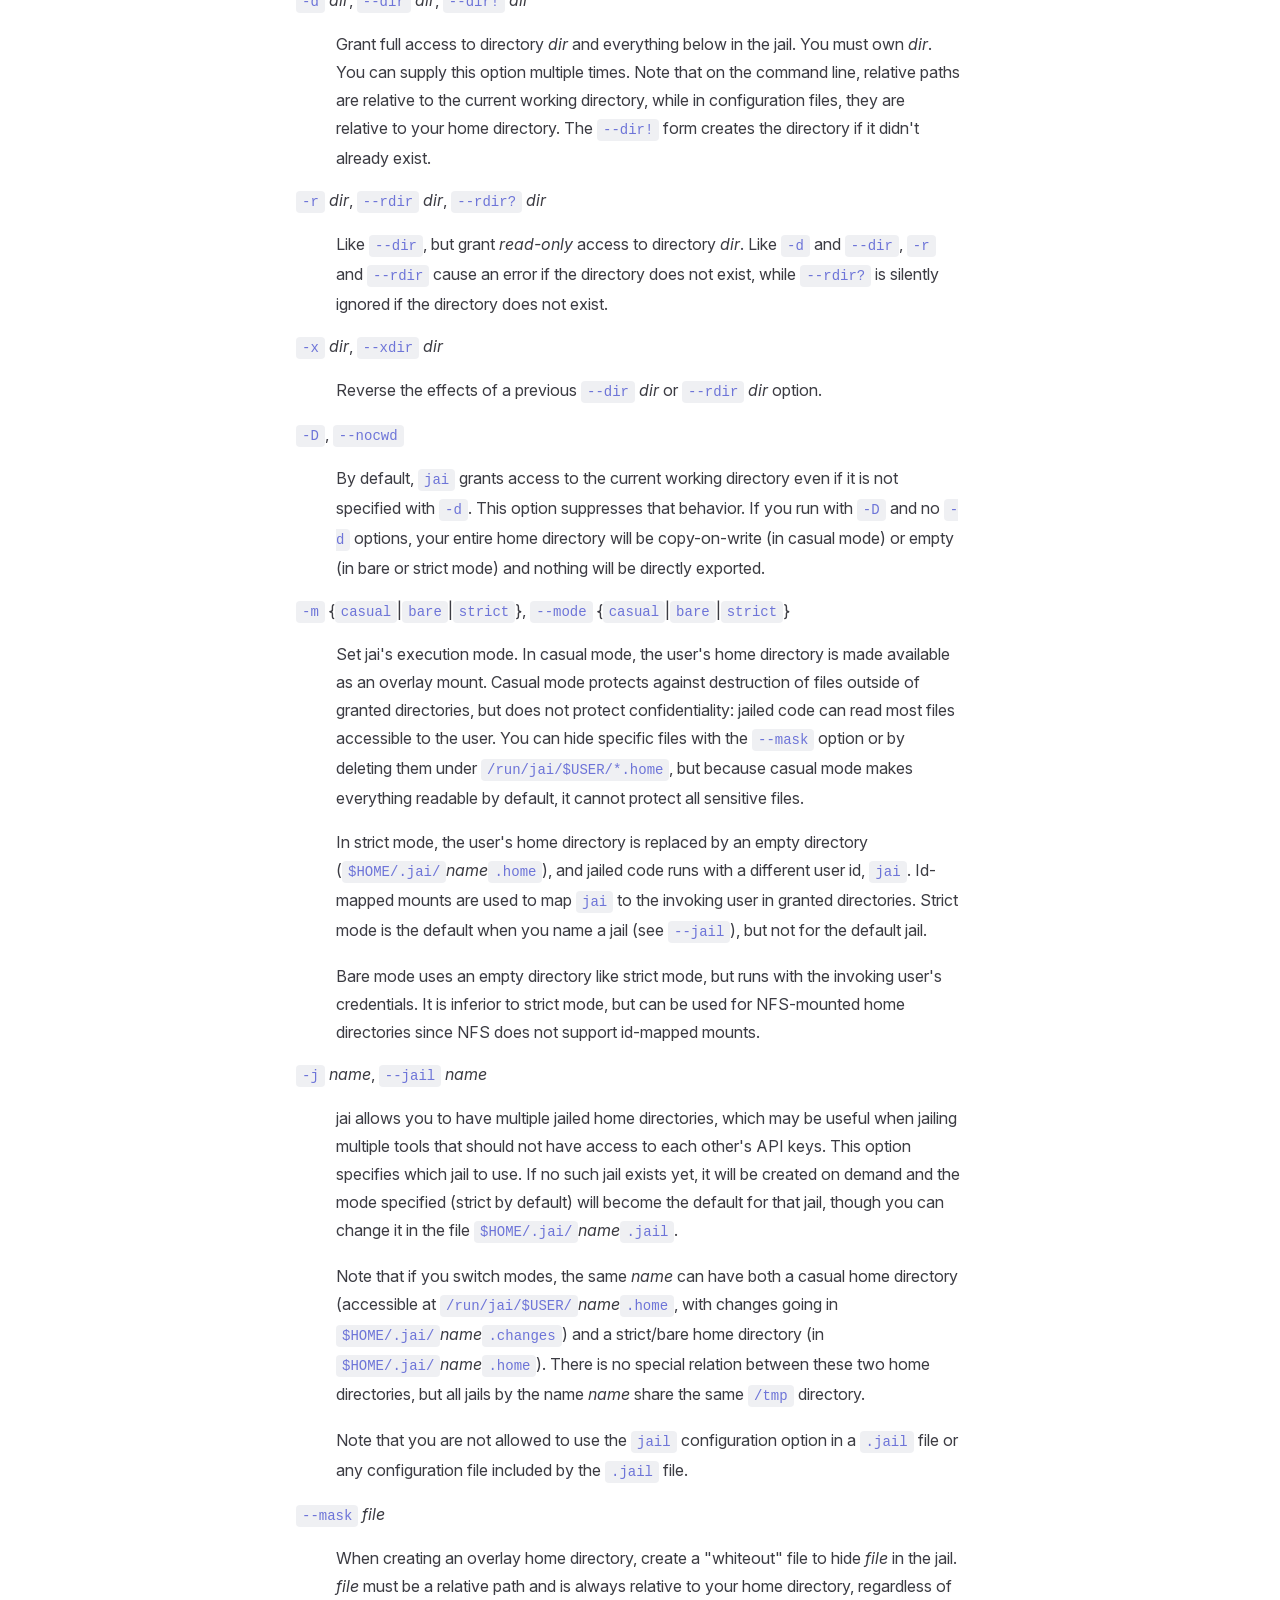
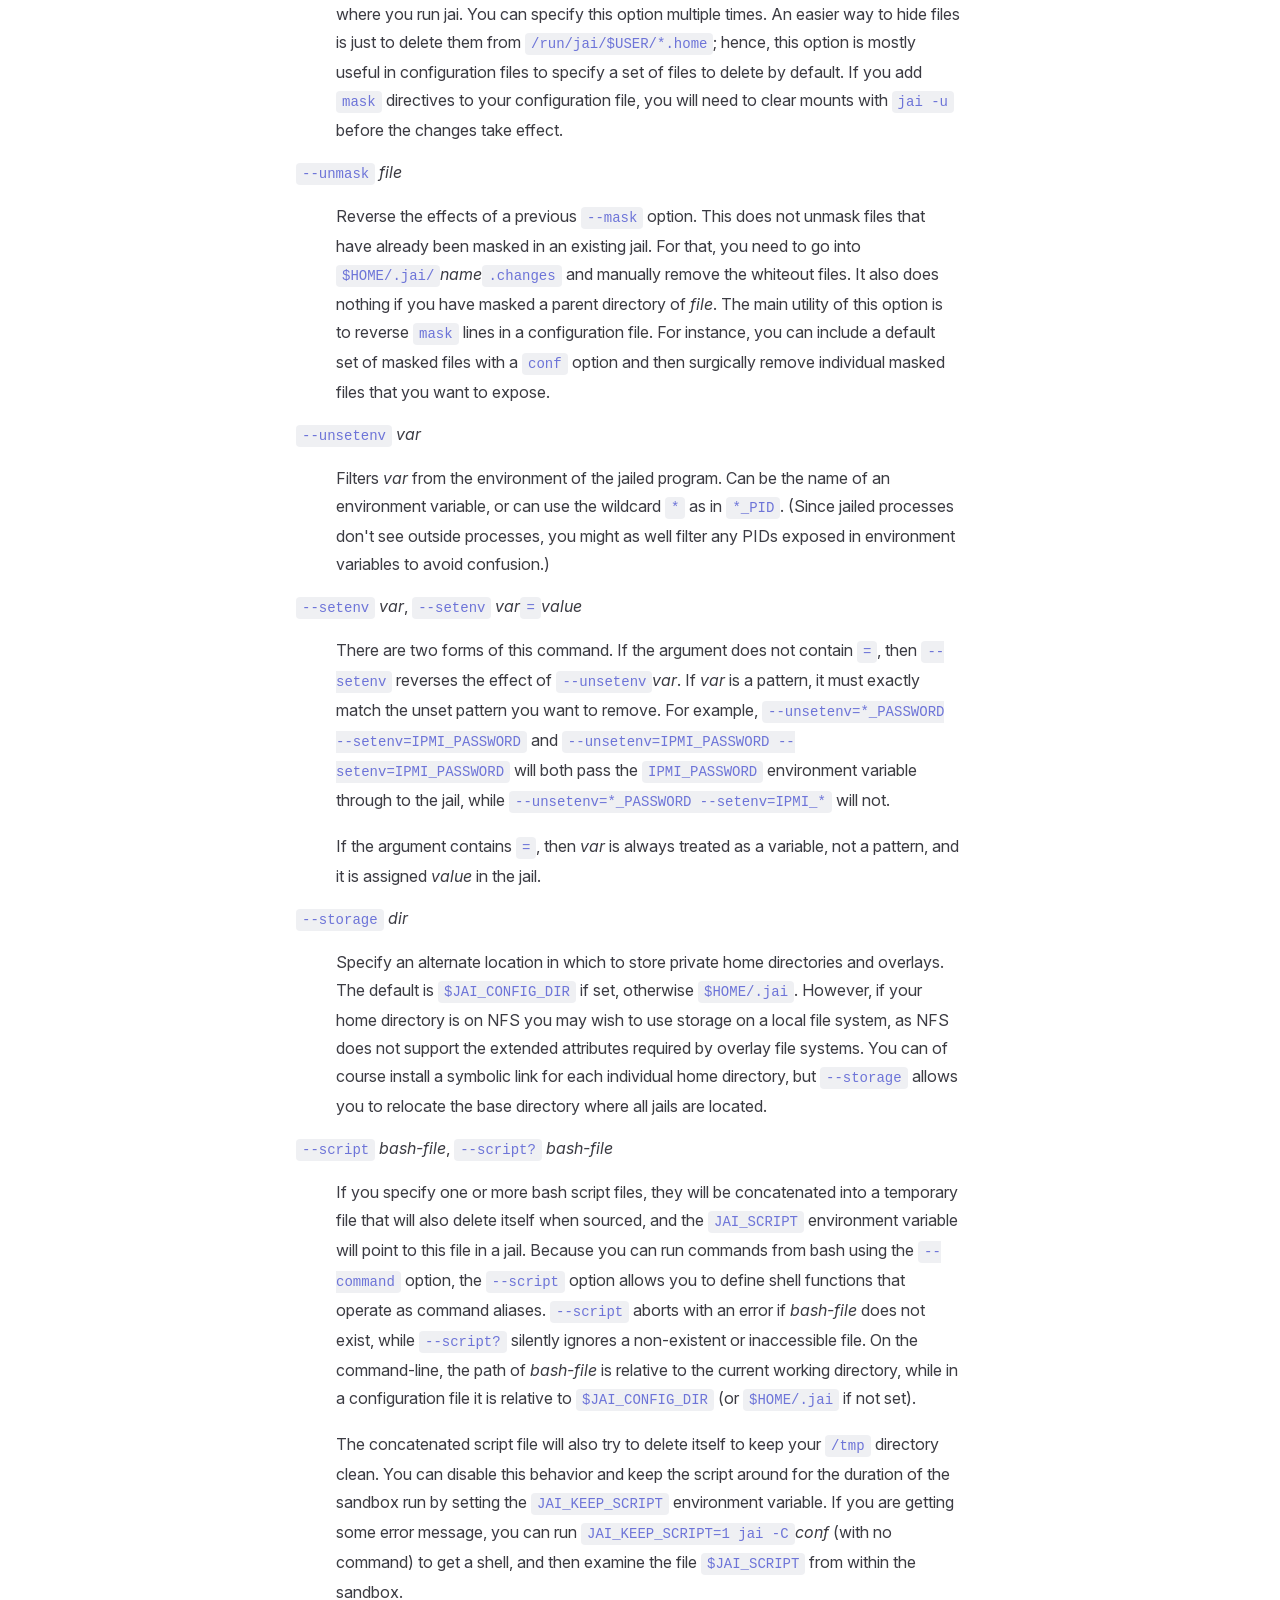
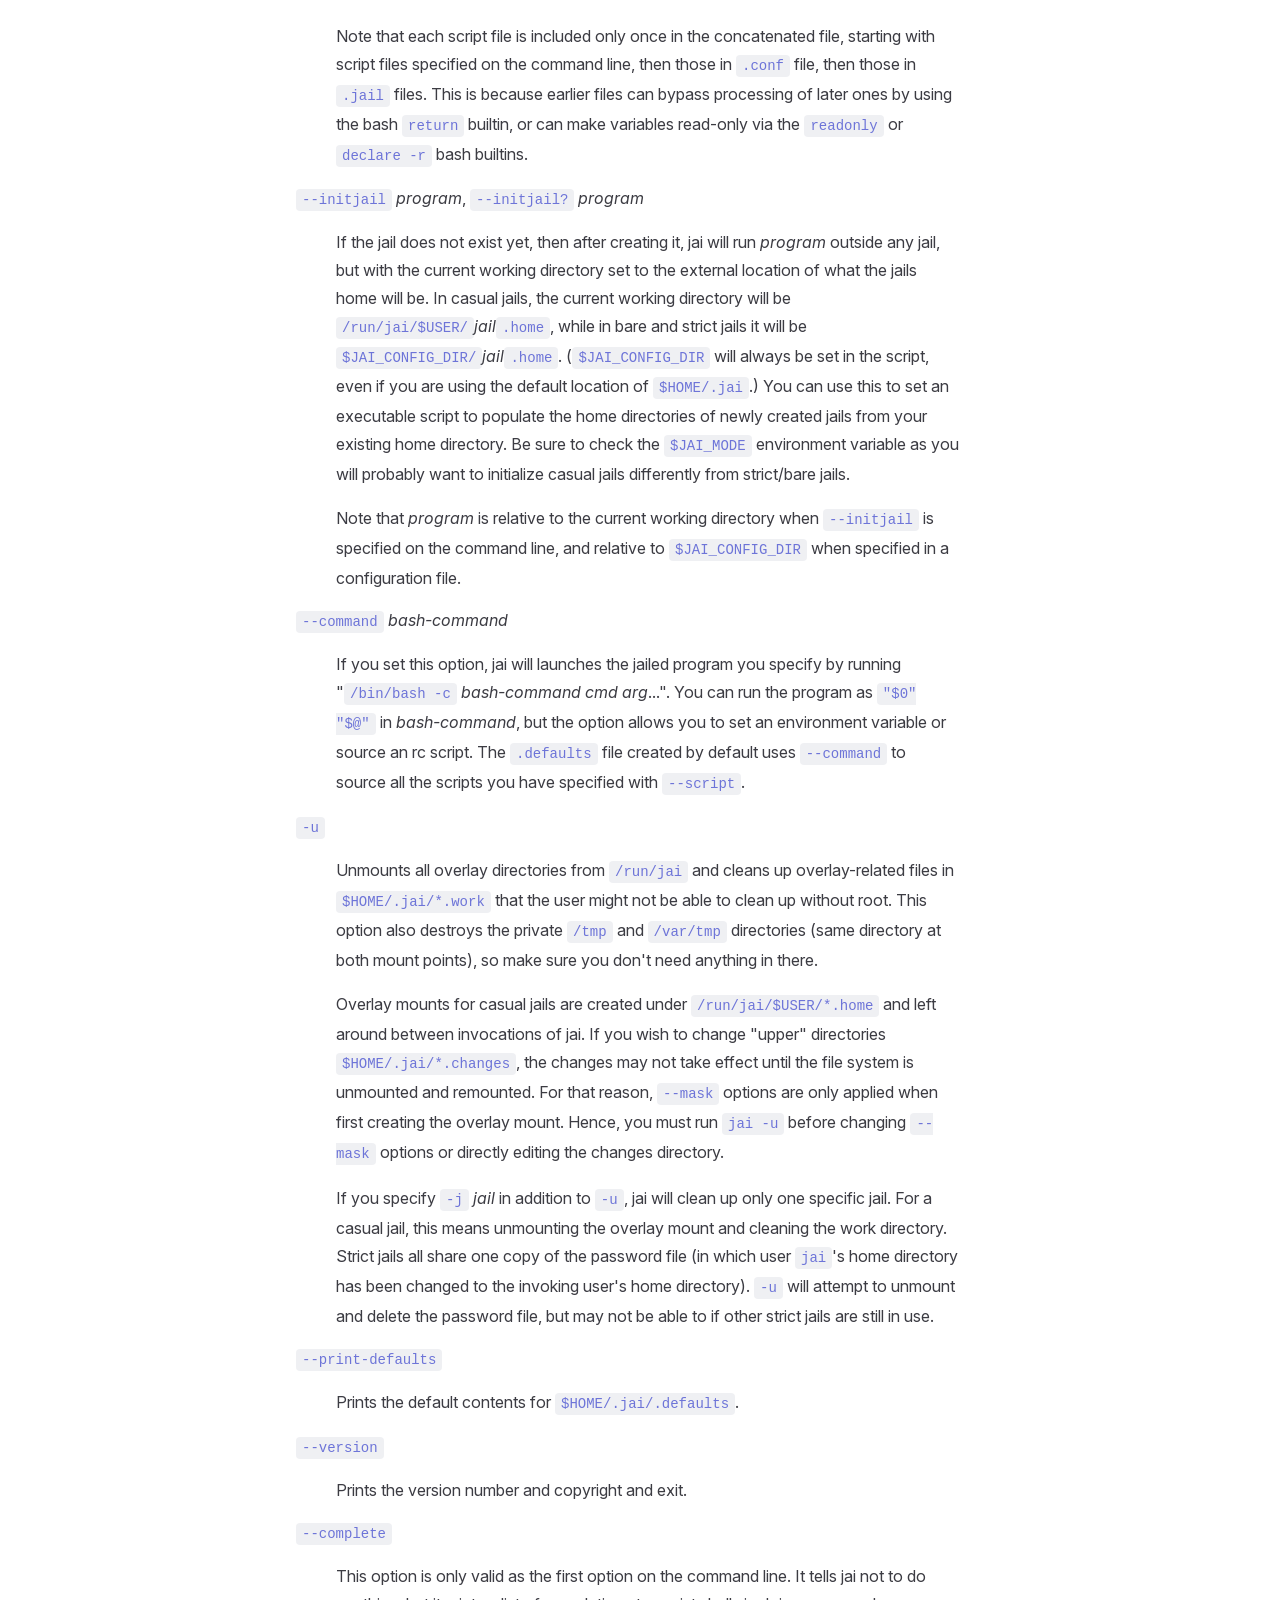
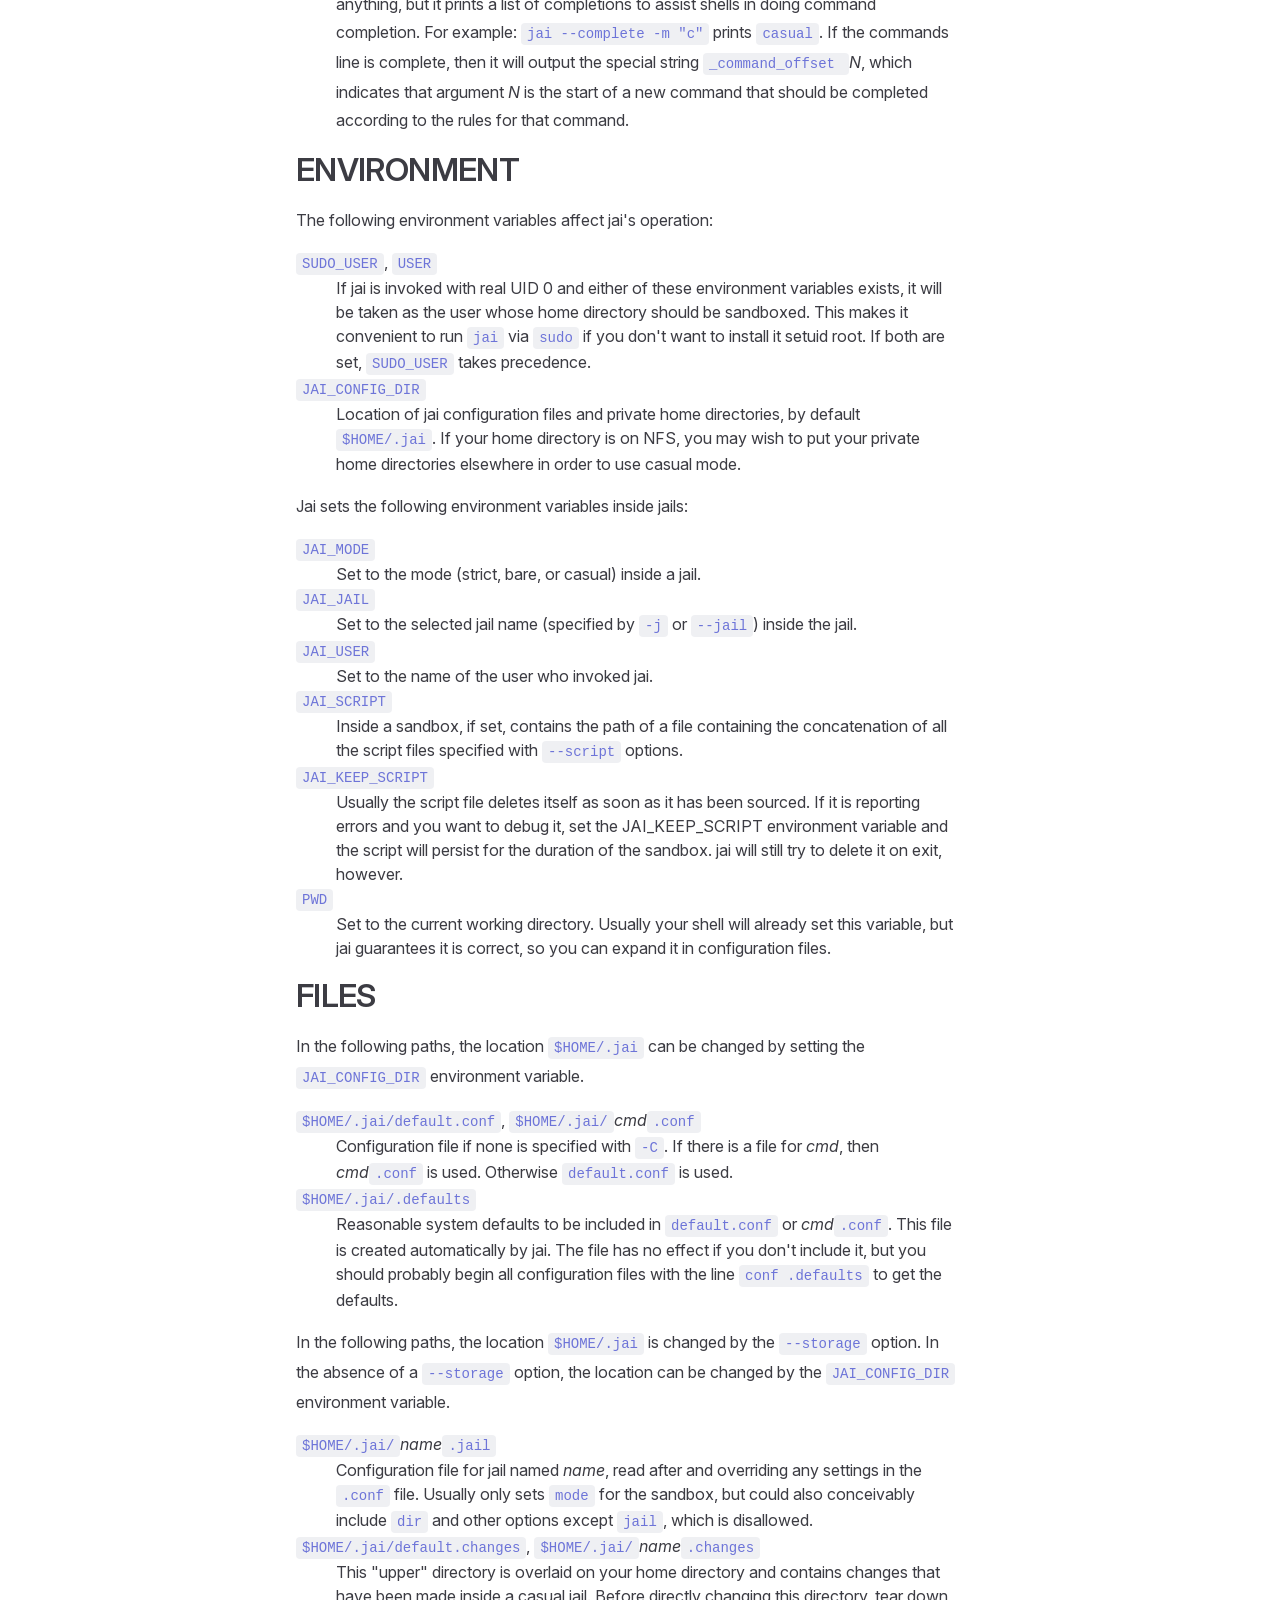
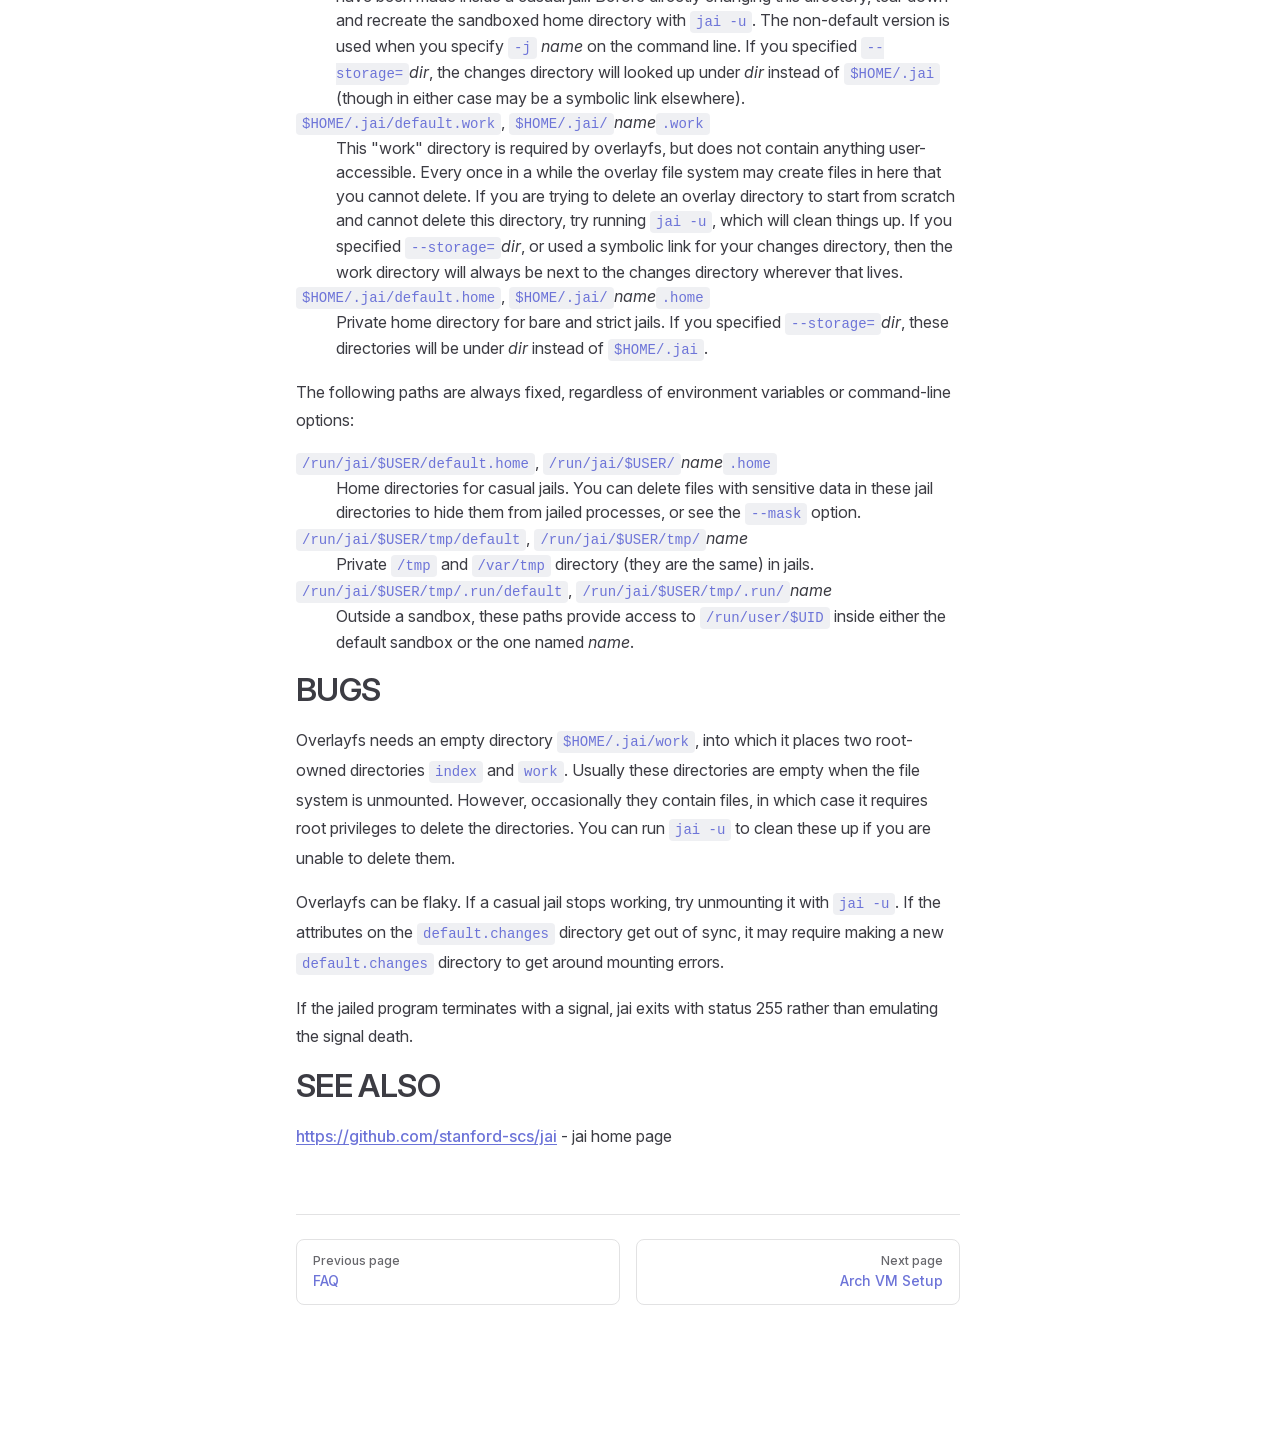
<file: jai.1.html>
<!DOCTYPE html>
<html lang="en-US" dir="ltr">
  <head>
    <meta charset="utf-8">
    <meta name="viewport" content="width=device-width,initial-scale=1">
    <title>jai(1) | jai - easy containment for AI agents</title>
    <meta name="description" content="Super-lightweight Linux sandbox for AI agents">
    <meta name="generator" content="VitePress v1.6.4">
    <link rel="preload stylesheet" href="/assets/style.BYW52mwf.css" as="style">
    <link rel="preload stylesheet" href="/vp-icons.css" as="style">
    
    <script type="module" src="/assets/app.BrpueRPc.js"></script>
    <link rel="preload" href="/assets/inter-roman-latin.Di8DUHzh.woff2" as="font" type="font/woff2" crossorigin="">
    <link rel="modulepreload" href="/assets/chunks/theme.Dvjj_dE6.js">
    <link rel="modulepreload" href="/assets/chunks/framework.D7zHIyZF.js">
    <link rel="modulepreload" href="/assets/jai.1.md.j8RJZ1tO.lean.js">
    <meta name="theme-color" content="#6d74d8">
    <script id="check-dark-mode">(()=>{const e=localStorage.getItem("vitepress-theme-appearance")||"auto",a=window.matchMedia("(prefers-color-scheme: dark)").matches;(!e||e==="auto"?a:e==="dark")&&document.documentElement.classList.add("dark")})();</script>
    <script id="check-mac-os">document.documentElement.classList.toggle("mac",/Mac|iPhone|iPod|iPad/i.test(navigator.platform));</script>
  </head>
  <body>
    <div id="app"><div class="Layout" data-v-d8b57b2d><!--[--><!--]--><!--[--><span tabindex="-1" data-v-fcbfc0e0></span><a href="#VPContent" class="VPSkipLink visually-hidden" data-v-fcbfc0e0>Skip to content</a><!--]--><!----><header class="VPNav" data-v-d8b57b2d data-v-7ad780c2><div class="VPNavBar" data-v-7ad780c2 data-v-9fd4d1dd><div class="wrapper" data-v-9fd4d1dd><div class="container" data-v-9fd4d1dd><div class="title" data-v-9fd4d1dd><div class="VPNavBarTitle has-sidebar" data-v-9fd4d1dd data-v-9f43907a><a class="title" href="/" data-v-9f43907a><!--[--><!--[--><!--[--><!--[--><div class="jai-brand nav"><img src="/assets/logo.C7a5JZI0.svg" alt="" aria-hidden="true"></div><!--]--><!--]--><!--]--><!--]--><!----><!----><!--[--><!--]--></a></div></div><div class="content" data-v-9fd4d1dd><div class="content-body" data-v-9fd4d1dd><!--[--><!--]--><div class="VPNavBarSearch search" data-v-9fd4d1dd><!----></div><nav aria-labelledby="main-nav-aria-label" class="VPNavBarMenu menu" data-v-9fd4d1dd data-v-afb2845e><span id="main-nav-aria-label" class="visually-hidden" data-v-afb2845e> Main Navigation </span><!--[--><!--[--><a class="VPLink link VPNavBarMenuLink" href="/" tabindex="0" data-v-afb2845e data-v-815115f5><!--[--><span data-v-815115f5>Home</span><!--]--></a><!--]--><!--[--><a class="VPLink link VPNavBarMenuLink" href="/install.html" tabindex="0" data-v-afb2845e data-v-815115f5><!--[--><span data-v-815115f5>Docs</span><!--]--></a><!--]--><!--[--><a class="VPLink link VPNavBarMenuLink" href="/faq.html" tabindex="0" data-v-afb2845e data-v-815115f5><!--[--><span data-v-815115f5>FAQ</span><!--]--></a><!--]--><!--[--><a class="VPLink link VPNavBarMenuLink" href="/jai.1.html" tabindex="0" data-v-afb2845e data-v-815115f5><!--[--><span data-v-815115f5>Manual</span><!--]--></a><!--]--><!--]--></nav><!----><div class="VPNavBarAppearance appearance" data-v-9fd4d1dd data-v-3f90c1a5><button class="VPSwitch VPSwitchAppearance" type="button" role="switch" title aria-checked="false" data-v-3f90c1a5 data-v-be9742d9 data-v-b4ccac88><span class="check" data-v-b4ccac88><span class="icon" data-v-b4ccac88><!--[--><span class="vpi-sun sun" data-v-be9742d9></span><span class="vpi-moon moon" data-v-be9742d9></span><!--]--></span></span></button></div><div class="VPSocialLinks VPNavBarSocialLinks social-links" data-v-9fd4d1dd data-v-ef6192dc data-v-e71e869c><!--[--><a class="VPSocialLink no-icon" href="https://github.com/stanford-scs/jai" aria-label="github" target="_blank" rel="noopener" data-v-e71e869c data-v-60a9a2d3><span class="vpi-social-github"></span></a><!--]--></div><div class="VPFlyout VPNavBarExtra extra" data-v-9fd4d1dd data-v-f953d92f data-v-bfe7971f><button type="button" class="button" aria-haspopup="true" aria-expanded="false" aria-label="extra navigation" data-v-bfe7971f><span class="vpi-more-horizontal icon" data-v-bfe7971f></span></button><div class="menu" data-v-bfe7971f><div class="VPMenu" data-v-bfe7971f data-v-20ed86d6><!----><!--[--><!--[--><!----><div class="group" data-v-f953d92f><div class="item appearance" data-v-f953d92f><p class="label" data-v-f953d92f>Appearance</p><div class="appearance-action" data-v-f953d92f><button class="VPSwitch VPSwitchAppearance" type="button" role="switch" title aria-checked="false" data-v-f953d92f data-v-be9742d9 data-v-b4ccac88><span class="check" data-v-b4ccac88><span class="icon" data-v-b4ccac88><!--[--><span class="vpi-sun sun" data-v-be9742d9></span><span class="vpi-moon moon" data-v-be9742d9></span><!--]--></span></span></button></div></div></div><div class="group" data-v-f953d92f><div class="item social-links" data-v-f953d92f><div class="VPSocialLinks social-links-list" data-v-f953d92f data-v-e71e869c><!--[--><a class="VPSocialLink no-icon" href="https://github.com/stanford-scs/jai" aria-label="github" target="_blank" rel="noopener" data-v-e71e869c data-v-60a9a2d3><span class="vpi-social-github"></span></a><!--]--></div></div></div><!--]--><!--]--></div></div></div><!--[--><!--]--><button type="button" class="VPNavBarHamburger hamburger" aria-label="mobile navigation" aria-expanded="false" aria-controls="VPNavScreen" data-v-9fd4d1dd data-v-6bee1efd><span class="container" data-v-6bee1efd><span class="top" data-v-6bee1efd></span><span class="middle" data-v-6bee1efd></span><span class="bottom" data-v-6bee1efd></span></span></button></div></div></div></div><div class="divider" data-v-9fd4d1dd><div class="divider-line" data-v-9fd4d1dd></div></div></div><!----></header><div class="VPLocalNav has-sidebar empty" data-v-d8b57b2d data-v-2488c25a><div class="container" data-v-2488c25a><button class="menu" aria-expanded="false" aria-controls="VPSidebarNav" data-v-2488c25a><span class="vpi-align-left menu-icon" data-v-2488c25a></span><span class="menu-text" data-v-2488c25a>Menu</span></button><div class="VPLocalNavOutlineDropdown" style="--vp-vh:0px;" data-v-2488c25a data-v-6b867909><button data-v-6b867909>Return to top</button><!----></div></div></div><aside class="VPSidebar" data-v-d8b57b2d data-v-42c4c606><div class="curtain" data-v-42c4c606></div><nav class="nav" id="VPSidebarNav" aria-labelledby="sidebar-aria-label" tabindex="-1" data-v-42c4c606><span class="visually-hidden" id="sidebar-aria-label" data-v-42c4c606> Sidebar Navigation </span><!--[--><!--]--><!--[--><div class="no-transition group" data-v-51288d80><section class="VPSidebarItem level-0 has-active" data-v-51288d80 data-v-0009425e><div class="item" role="button" tabindex="0" data-v-0009425e><div class="indicator" data-v-0009425e></div><h2 class="text" data-v-0009425e>Guide</h2><!----></div><div class="items" data-v-0009425e><!--[--><div class="VPSidebarItem level-1 is-link" data-v-0009425e data-v-0009425e><div class="item" data-v-0009425e><div class="indicator" data-v-0009425e></div><a class="VPLink link link" href="/install.html" data-v-0009425e><!--[--><p class="text" data-v-0009425e>Install / Build</p><!--]--></a><!----></div><!----></div><div class="VPSidebarItem level-1 is-link" data-v-0009425e data-v-0009425e><div class="item" data-v-0009425e><div class="indicator" data-v-0009425e></div><a class="VPLink link link" href="/quick-start.html" data-v-0009425e><!--[--><p class="text" data-v-0009425e>Quick Start</p><!--]--></a><!----></div><!----></div><div class="VPSidebarItem level-1 is-link" data-v-0009425e data-v-0009425e><div class="item" data-v-0009425e><div class="indicator" data-v-0009425e></div><a class="VPLink link link" href="/modes.html" data-v-0009425e><!--[--><p class="text" data-v-0009425e>Modes</p><!--]--></a><!----></div><!----></div><div class="VPSidebarItem level-1 is-link" data-v-0009425e data-v-0009425e><div class="item" data-v-0009425e><div class="indicator" data-v-0009425e></div><a class="VPLink link link" href="/configuration.html" data-v-0009425e><!--[--><p class="text" data-v-0009425e>Configuration</p><!--]--></a><!----></div><!----></div><div class="VPSidebarItem level-1 is-link" data-v-0009425e data-v-0009425e><div class="item" data-v-0009425e><div class="indicator" data-v-0009425e></div><a class="VPLink link link" href="/recipes.html" data-v-0009425e><!--[--><p class="text" data-v-0009425e>Recipes</p><!--]--></a><!----></div><!----></div><div class="VPSidebarItem level-1 is-link" data-v-0009425e data-v-0009425e><div class="item" data-v-0009425e><div class="indicator" data-v-0009425e></div><a class="VPLink link link" href="/security.html" data-v-0009425e><!--[--><p class="text" data-v-0009425e>Security Model</p><!--]--></a><!----></div><!----></div><div class="VPSidebarItem level-1 is-link" data-v-0009425e data-v-0009425e><div class="item" data-v-0009425e><div class="indicator" data-v-0009425e></div><a class="VPLink link link" href="/comparison.html" data-v-0009425e><!--[--><p class="text" data-v-0009425e>Comparison</p><!--]--></a><!----></div><!----></div><div class="VPSidebarItem level-1 is-link" data-v-0009425e data-v-0009425e><div class="item" data-v-0009425e><div class="indicator" data-v-0009425e></div><a class="VPLink link link" href="/faq.html" data-v-0009425e><!--[--><p class="text" data-v-0009425e>FAQ</p><!--]--></a><!----></div><!----></div><div class="VPSidebarItem level-1 is-link" data-v-0009425e data-v-0009425e><div class="item" data-v-0009425e><div class="indicator" data-v-0009425e></div><a class="VPLink link link" href="/jai.1.html" data-v-0009425e><!--[--><p class="text" data-v-0009425e>Manual</p><!--]--></a><!----></div><!----></div><div class="VPSidebarItem level-1 is-link" data-v-0009425e data-v-0009425e><div class="item" data-v-0009425e><div class="indicator" data-v-0009425e></div><a class="VPLink link link" href="/arch-vm.html" data-v-0009425e><!--[--><p class="text" data-v-0009425e>Arch VM Setup</p><!--]--></a><!----></div><!----></div><div class="VPSidebarItem level-1 is-link" data-v-0009425e data-v-0009425e><div class="item" data-v-0009425e><div class="indicator" data-v-0009425e></div><a class="VPLink link link" href="/contributing.html" data-v-0009425e><!--[--><p class="text" data-v-0009425e>Contributing</p><!--]--></a><!----></div><!----></div><!--]--></div></section></div><!--]--><!--[--><!--]--></nav></aside><div class="VPContent has-sidebar" id="VPContent" data-v-d8b57b2d data-v-9a6c75ad><div class="VPDoc has-sidebar has-aside" data-v-9a6c75ad data-v-e6f2a212><!--[--><!--]--><div class="container" data-v-e6f2a212><div class="aside" data-v-e6f2a212><div class="aside-curtain" data-v-e6f2a212></div><div class="aside-container" data-v-e6f2a212><div class="aside-content" data-v-e6f2a212><div class="VPDocAside" data-v-e6f2a212 data-v-cb998dce><!--[--><!--]--><!--[--><!--]--><nav aria-labelledby="doc-outline-aria-label" class="VPDocAsideOutline" data-v-cb998dce data-v-f610f197><div class="content" data-v-f610f197><div class="outline-marker" data-v-f610f197></div><div aria-level="2" class="outline-title" id="doc-outline-aria-label" role="heading" data-v-f610f197>On this page</div><ul class="VPDocOutlineItem root" data-v-f610f197 data-v-53c99d69><!--[--><!--]--></ul></div></nav><!--[--><!--]--><div class="spacer" data-v-cb998dce></div><!--[--><!--]--><!----><!--[--><!--]--><!--[--><!--]--></div></div></div></div><div class="content" data-v-e6f2a212><div class="content-container" data-v-e6f2a212><!--[--><!--]--><main class="main" data-v-e6f2a212><div style="position:relative;" class="vp-doc _jai_1" data-v-e6f2a212><div><h1 id="name" tabindex="-1">NAME <a class="header-anchor" href="#name" aria-label="Permalink to &quot;NAME&quot;">​</a></h1><p>jai - Jail an AI agent</p><h1 id="synopsis" tabindex="-1">SYNOPSIS <a class="header-anchor" href="#synopsis" aria-label="Permalink to &quot;SYNOPSIS&quot;">​</a></h1><p><code>jai</code> <code>--init</code> <br><code>jai</code> [<em>option</em>]... [<em>cmd</em> [<em>arg</em>]...] <br><code>jai</code> <code>-u</code> [<code>-j</code> <em>jail</em>]</p><h1 id="description" tabindex="-1">DESCRIPTION <a class="header-anchor" href="#description" aria-label="Permalink to &quot;DESCRIPTION&quot;">​</a></h1><p>jai is a super-lightweight sandbox for AI agents requiring almost no configuration. By default it provides casual security, so is not a substitute for using a proper container to confine agents. However, it is a great alternative to using no protection at all when you are thinking of giving an agent full control of your account and all its files. Compared to the latter, jai can reduce the blast radius should things go wrong.</p><p>By default, if you run &quot;<code>jai</code> <em>cmd</em> [<em>arg</em>]...&quot;, it will execute <em>cmd</em> with the specified arguments in a lightweight jail that has full access to the current working directory and everything below, copy-on-write access to an overlay mount of your home directory, private <code>/tmp</code> and <code>/var/tmp</code> directories, and the rest of the file system read-only. Note, however, that device nodes remain usable subject to normal permission checks; a read-only <code>/dev</code> mount does not prevent opening devices read-write. Note also inherited file descriptors for file outside the jail can still be used by jailed commands. If you don&#39;t specify <em>cmd</em>, jai will launch a jailed shell by default.</p><p>Executing a command in this way is known as <em>casual mode</em>, because <em>cmd</em> can read most sensitive files on the system. In other words, jai prevents <em>cmd</em> from clobbering all your files, but doesn&#39;t provide much confidentiality.</p><p>If you run <code>jai -mstrict</code> <em>cmd</em> [<em>arg</em>]...&quot;, then <em>cmd</em> will be run with an empty home directory, using the credentials of the unprivileged user <code>jai</code> on your system, but with the current working directory mapped to its place and fully exposed. Though the rest of the system outside your home directory is available read-only, because <em>cmd</em> is running with user <code>jai</code>&#39;s credentials rather than yours, it will not be able to read sensitive files that require your user ID or group IDs (assuming you don&#39;t add <code>jai</code> to any supplemental groups, which would be a strange thing to do).</p><p>Strict mode does not let you grant access to NFS file systems. If your home directory is on NFS, you can instead use bare mode with <code>jai -mbare</code>. Bare mode hides your entire home directory like strict mode, but it runs jailed software with your user credentials, and hence allows jailed software to use your credentials to read any sensitive files you have access to outside your home directory.</p><p>Note that all modes use a private PID namespace, so jailed software cannot kill or ptrace processes outside of the jail. Moreover, all modes have a private <code>/run/user/$UID/</code> directory (a.k.a. <code>$XDG_RUNTIME_DIR</code>), since many sensitive daemons have sockets in that directory. Jai will let you expose that directory or subdirectories of with the <code>-d</code> option, discussed below. E.g., <code>jai -d $XDG_RUNTIME_DIR/emacs</code> makes <code>emacsclient</code> in the jail open an unjailed editor--<strong>but</strong> it also allows jailed software to request evaluation of arbitrary elisp outside of the jail, eliminating any security boundary (though still potentially guarding against accidental file erasure).</p><p>By default, jai will store private home directories under <code>$HOME/.jai</code>. However, it needs the ability to set extended attributes on casual jails, which is not possible if your home directory is on NFS. You can use the option <code>--storage=/some/local/directory</code> to store private home directories in a different location, as long as you own the storage directory. Alternatively, you can set the <code>JAI_CONFIG_DIR</code> environment variable to move your entire configuration directory from <code>$HOME/.jai</code> to a local disk.</p><p>If you want to grant access to directories other than the current working directory, you can specify additional directories with the <code>-d</code> option, as in <code>jai -d /local/build untrusted_program</code>. If you don&#39;t want to grant access to the current working directory, use the <code>-D</code> option. Note that by default, jai will refuse to run in your home directory, on the assumption that this is probably a mistake and that you don&#39;t want to grant your entire home directory to jailed processes. If you are in your home directory, you can launch jai with <code>-D</code> to start in the sandboxed version of your home directory without granting anything. If you really want to grant your entire home directory to the jail, you can still do so by running <code>jai -Dd $HOME</code>, but since that negates most of jai&#39;s protections, it would only make sense in unusual corner cases.</p><p>If you use casual mode and jailed software stores configuration files in your home directory, you will find any such changes in <code>$HOME/.jai/default.changes</code> (or wherever you specified for <code>--storage</code>). If you wanted these changes in your home directory, you can destroy the jail with <code>jai -u</code>, move the changed files back into your home directory, then re-run <code>jai</code> with the appropriate <code>-d</code> flag to expose whatever directory contains the changed files (e.g., <code>$HOME/.application</code> or <code>$HOME/.config/application</code>).</p><p>jai allows the use of multiple home directories for different jails. To use a home directory other than the default, just give it a name with the <code>-j</code> option and it will be created on demand. If you don&#39;t specify <code>-mcasual</code> or <code>-mbare</code>, strict mode will become the default for a newly created jail, but you can change this by editing the corresponding <code>.jail</code> file in <code>$HOME/.jai</code> or wherever your storage directory is.</p><h1 id="configuration" tabindex="-1">CONFIGURATION <a class="header-anchor" href="#configuration" aria-label="Permalink to &quot;CONFIGURATION&quot;">​</a></h1><p>Configuration comes from three sources: the command line, a <code>.conf</code> configuration file (which may include other files via <code>conf</code> options), and a <code>.jail</code> file specific to the named jail you are choosing. Command-line options override everything, and <code>.jail</code> files override <code>.conf</code> files (except that <code>.jail</code> files cannot select a different jail).</p><p>If you don&#39;t specify a <code>.conf</code> file on the command line with the <code>-C</code> option, and if <em>cmd</em> does not contain any slashes, jai will first try to use <code>$HOME/.jai/</code><em>cmd</em><code>.conf</code> if that file exists, and otherwise will use <code>$HOME/.jai/default.conf</code> (which it will create if necessary). That way the <code>.conf</code> file can specify a jail name and the <code>.jail</code> file can set the mode of the jail.</p><p>The format of <code>.conf</code> and <code>.jail</code> configuration files is a series of lines of the form &quot;<em>option</em> [<em>value</em>]&quot; or &quot;<em>option</em><code>=</code><em>value</em>&quot;. <em>option</em> can be any long command-line option without the leading <code>--</code>, for example:</p><pre><code>conf .defaults
mode casual
dir /local/build
mask Mail
</code></pre><p>If you want to set an option that requires an argument to the empty string, use an <code>=</code> sign, as in <code>storage=</code> to reset the default storage location.</p><p>Within a configuration file, <code>conf</code> acts like an include directive, logically replacing the <code>conf</code> line with the contents of another configuration file. Relative paths in <code>conf</code> include directives are relative to <code>$HOME/.jai/</code> (or <code>$JAI_CONFIG_DIR</code> if set). jai creates a file <code>.defaults</code> with a sensible set of defaults you should probably include directly or indirectly as the first thing in any <code>.conf</code> configuration file you write. (By including it first, anything else in your <code>.conf</code> file will override the defaults.)</p><p>jai executes jailed programs with bash. The <code>command</code> directive allows you to reconfigure the environment or add command-line options to certain commands. For instance, to use a python virtual environment in a jail, you might create a file <code>python.conf</code> with the following:</p><pre><code>conf .defaults
mode strict
dir venv
jail python
command source $HOME/venv/bin/activate; &quot;$0&quot; &quot;$@&quot;
</code></pre><p>If you run <code>jai python</code>, this configuration file will load a virtual environment before running the command. For more complicated setup logic, you can use <code>setenv</code> to set the <code>BASH_ENV</code> environment variable to an initialization script to be sourced in non-interactive session.</p><p>The <code>dir</code>, <code>xdir</code>, <code>mask</code>, <code>unmask</code>, <code>setenv</code>, and <code>storage</code> options, and <code>conf</code> options in configuration files will perform environment variable substitution for variable names contained within <code>${</code>...<code>}</code>. Note the braces are required, unlike in the shell. You can quote a literal <code>$</code> or <code>\</code> by preceding it with a backslash <code>\</code>.</p><h1 id="examples" tabindex="-1">EXAMPLES <a class="header-anchor" href="#examples" aria-label="Permalink to &quot;EXAMPLES&quot;">​</a></h1><p>To install claude code in a jail called <code>claude</code>:</p><pre><code>curl -fsSL https://claude.ai/install.sh | \
    jai -D -mstrict -j claude bash
</code></pre><p>(Note that jai runs your login shell by default, so if your shell is <code>bash</code>, then you can just pipe <code>curl</code> to <code>jai -D -mstrict -j claude</code> without even specifying bash.) To invoke claude code in that same jail, if <code>$HOME/.local/bin</code> is not already on your path:</p><pre><code>PATH=$HOME/.local/bin:$PATH jai -j claude claude
</code></pre><p>To make <code>jai claude</code> use the claude jail by default:</p><pre><code>cat &lt;&lt;&#39;EOF&#39; &gt;$HOME/.jai/claude.conf
conf .defaults
jail claude
setenv PATH=${HOME}/.local/bin:${PATH}
EOF
</code></pre><p>Now you can run <code>jai claude</code> to invoke claude code with access to the current working directory, and <code>jai -C claude</code> to get a shell with the same permissions as claude, so as to understand what claude is seeing. To prohibit claude from changing git state when run in the root of a git repository, you can make <code>$PWD/.git</code> read-only when it exists:</p><pre><code>cat &lt;&lt;&#39;EOF&#39; &gt;$HOME/.jai/claude.conf
conf .defaults
jail claude
rdir? ${PWD}/.git
setenv PATH=${HOME}/.local/bin:${PATH}
EOF
</code></pre><p>To make <code>jai claudeyolo</code> run claude in dangerous mode, you could create another configuration file like this:</p><pre><code>cat &lt;&lt;&#39;EOF&#39; &gt; $HOME/.jai/claudeyolo.conf
# Start with claude&#39;s defaults
conf claude

# Add a shell function that will expand &quot;claudeyolo&quot; to the
# appropriate claude command for destroying your file system.
# (Note semicolon before the right brace and after, and backslash
# for continuation lines in the configuration file.)
command claudeyolo(){ \
    claude --permission-mode bypassPermissions &quot;$@&quot;; \
  }; &quot;$0&quot; &quot;$@&quot;
EOF
</code></pre><p>The author is not advocating doing the above! But if you are going to use claude in dangerous mode, better to make the alias available only in jai, not in your unconfined shells, so you don&#39;t accidentally invoke the mode without jai.</p><p>Suppose you want to make your X11 session available in the claude jail to facilitate pasting images into claude. This significantly reduces security, so isn&#39;t necessarily a good idea, but you can do it by extracting your authentication cookies in your current working directory and merging them into your claude jail.</p><pre><code># Extract cookies outside jail, merge them inside jail
xauth extract - $DISPLAY | jai -C claude xauth merge -

# Now copy a screen region to paste into claude...
import png:- | xclip -selection clipboard -t image/png
</code></pre><p>A safer way to do this is to write your screengrabs directly into the sandbox&#39;s <code>/tmp</code> directory as in:</p><pre><code>import /run/jai/$USER/tmp/claude/scrn.png
</code></pre><p>Then in claude, just incorporate the image with <code>@/tmp/scrn.png</code>.</p><p>To use an existing codex or opencode installation in casual mode (less safe) and have it update configuration files in your real home directory:</p><pre><code>jai -d ~/.codex codex

jai -d ~/.config/opencode -d ~/.local/share/opencode opencode
</code></pre><p>To do this by default when invoking <code>jai codex</code> (similar for <code>jai opencode</code>):</p><pre><code>cat &lt;&lt;EOF &gt;$HOME/.jai/codex.conf
conf .defaults

# list additional directories to expose
dir .codex
EOF
</code></pre><p>Suppose that you put a skeletal set of dot files in <code>$HOME/.jai/.skel</code>--for example, <code>$HOME/.jai/.skel/.bashrc</code>, <code>$HOME/.jai/.skel/.inputrc</code> and you want all newly created strict or bare jails to have these files in the home directory. Suppose further that you want to make sure github&#39;s public SSH keys are always in your <code>known_hosts</code> files, even though you mask <code>.ssh</code> in casual jails. You could create an initialization script as follows:</p><div class="language-bash vp-adaptive-theme"><button title="Copy Code" class="copy"></button><span class="lang">bash</span><pre class="shiki shiki-themes github-light github-dark vp-code" tabindex="0"><code><span class="line"><span style="--shiki-light:#6F42C1;--shiki-dark:#B392F0;">cat</span><span style="--shiki-light:#D73A49;--shiki-dark:#F97583;"> &gt;</span><span style="--shiki-light:#032F62;--shiki-dark:#9ECBFF;"> ~/.jai/.initjail</span><span style="--shiki-light:#D73A49;--shiki-dark:#F97583;"> &lt;&lt;</span><span style="--shiki-light:#032F62;--shiki-dark:#9ECBFF;">&#39;EOF&#39;</span></span>
<span class="line"><span style="--shiki-light:#032F62;--shiki-dark:#9ECBFF;">#!/bin/bash</span></span>
<span class="line"></span>
<span class="line"><span style="--shiki-light:#032F62;--shiki-dark:#9ECBFF;"># Out of paranoia, make sure this isn&#39;t run in your real</span></span>
<span class="line"><span style="--shiki-light:#032F62;--shiki-dark:#9ECBFF;"># home directory</span></span>
<span class="line"><span style="--shiki-light:#032F62;--shiki-dark:#9ECBFF;">if [[ $(readlink -f &quot;$HOME&quot;) == $(readlink -f .) ]]; then</span></span>
<span class="line"><span style="--shiki-light:#032F62;--shiki-dark:#9ECBFF;">    echo Do not run this in your real home directory&gt;&amp;2</span></span>
<span class="line"><span style="--shiki-light:#032F62;--shiki-dark:#9ECBFF;">    exit 1</span></span>
<span class="line"><span style="--shiki-light:#032F62;--shiki-dark:#9ECBFF;">fi</span></span>
<span class="line"></span>
<span class="line"><span style="--shiki-light:#032F62;--shiki-dark:#9ECBFF;"># When creating strict/bare mode jails, populate the new home</span></span>
<span class="line"><span style="--shiki-light:#032F62;--shiki-dark:#9ECBFF;"># directory with the contents of $HOME/.jai/.skel/</span></span>
<span class="line"><span style="--shiki-light:#032F62;--shiki-dark:#9ECBFF;">if [[ $JAI_MODE == strict || $JAI_MODE == bare ]]; then</span></span>
<span class="line"><span style="--shiki-light:#032F62;--shiki-dark:#9ECBFF;">    cp -rL &quot;$JAI_CONFIG_DIR/.skel/.&quot; .</span></span>
<span class="line"><span style="--shiki-light:#032F62;--shiki-dark:#9ECBFF;">fi</span></span>
<span class="line"></span>
<span class="line"><span style="--shiki-light:#032F62;--shiki-dark:#9ECBFF;"># In any kind of new jail, copy github&#39;s public key to your new .ssh</span></span>
<span class="line"><span style="--shiki-light:#032F62;--shiki-dark:#9ECBFF;"># directory.  (Casual jails mask .ssh by default, so you need to</span></span>
<span class="line"><span style="--shiki-light:#032F62;--shiki-dark:#9ECBFF;"># create the directory regardless of mode.)</span></span>
<span class="line"><span style="--shiki-light:#032F62;--shiki-dark:#9ECBFF;">mkdir --mode=0700 .ssh</span></span>
<span class="line"><span style="--shiki-light:#032F62;--shiki-dark:#9ECBFF;">grep -E &quot;^github.com &quot; &quot;$HOME/.ssh/known_hosts&quot; &gt; .ssh/known_hosts</span></span>
<span class="line"><span style="--shiki-light:#032F62;--shiki-dark:#9ECBFF;">EOF</span></span>
<span class="line"></span>
<span class="line"><span style="--shiki-light:#6F42C1;--shiki-dark:#B392F0;">chmod</span><span style="--shiki-light:#032F62;--shiki-dark:#9ECBFF;"> +x</span><span style="--shiki-light:#032F62;--shiki-dark:#9ECBFF;"> ~/.jai/.initjail</span></span>
<span class="line"><span style="--shiki-light:#005CC5;--shiki-dark:#79B8FF;">echo</span><span style="--shiki-light:#032F62;--shiki-dark:#9ECBFF;"> initjail</span><span style="--shiki-light:#032F62;--shiki-dark:#9ECBFF;"> .initjail</span><span style="--shiki-light:#D73A49;--shiki-dark:#F97583;"> &gt;&gt;</span><span style="--shiki-light:#032F62;--shiki-dark:#9ECBFF;"> ~/.jai/.defaults</span></span></code></pre></div><p>If you prevent jailed processes from inheriting any file descriptors other than 0,1, and 2, you can use a script to close all file descriptors other than these and file descriptor 255 (which bash uses). For example, you could add the following lines to <code>$HOME/.jai/.jairc</code> and refresh your <code>.defaults</code> file (run <code>jai --print-defaults</code>) if <code>command</code> does not already source <code>$JAI_SCRIPT</code>:</p><div class="language-bash vp-adaptive-theme"><button title="Copy Code" class="copy"></button><span class="lang">bash</span><pre class="shiki shiki-themes github-light github-dark vp-code" tabindex="0"><code><span class="line"><span style="--shiki-light:#6F42C1;--shiki-dark:#B392F0;">scrub_fds</span><span style="--shiki-light:#24292E;--shiki-dark:#E1E4E8;">() {</span></span>
<span class="line"><span style="--shiki-light:#D73A49;--shiki-dark:#F97583;">  local</span><span style="--shiki-light:#24292E;--shiki-dark:#E1E4E8;"> p fd</span></span>
<span class="line"></span>
<span class="line"><span style="--shiki-light:#D73A49;--shiki-dark:#F97583;">  for</span><span style="--shiki-light:#24292E;--shiki-dark:#E1E4E8;"> p </span><span style="--shiki-light:#D73A49;--shiki-dark:#F97583;">in</span><span style="--shiki-light:#032F62;--shiki-dark:#9ECBFF;"> /proc/</span><span style="--shiki-light:#005CC5;--shiki-dark:#79B8FF;">$$</span><span style="--shiki-light:#032F62;--shiki-dark:#9ECBFF;">/fd/*</span><span style="--shiki-light:#24292E;--shiki-dark:#E1E4E8;">; </span><span style="--shiki-light:#D73A49;--shiki-dark:#F97583;">do</span></span>
<span class="line"><span style="--shiki-light:#24292E;--shiki-dark:#E1E4E8;">    fd</span><span style="--shiki-light:#D73A49;--shiki-dark:#F97583;">=</span><span style="--shiki-light:#24292E;--shiki-dark:#E1E4E8;">${p</span><span style="--shiki-light:#D73A49;--shiki-dark:#F97583;">##*/</span><span style="--shiki-light:#24292E;--shiki-dark:#E1E4E8;">}</span></span>
<span class="line"></span>
<span class="line"><span style="--shiki-light:#D73A49;--shiki-dark:#F97583;">    case</span><span style="--shiki-light:#24292E;--shiki-dark:#E1E4E8;"> $fd </span><span style="--shiki-light:#D73A49;--shiki-dark:#F97583;">in</span></span>
<span class="line"><span style="--shiki-light:#032F62;--shiki-dark:#DBEDFF;">      0</span><span style="--shiki-light:#D73A49;--shiki-dark:#F97583;">|</span><span style="--shiki-light:#032F62;--shiki-dark:#DBEDFF;">1</span><span style="--shiki-light:#D73A49;--shiki-dark:#F97583;">|</span><span style="--shiki-light:#032F62;--shiki-dark:#DBEDFF;">2</span><span style="--shiki-light:#D73A49;--shiki-dark:#F97583;">|</span><span style="--shiki-light:#032F62;--shiki-dark:#DBEDFF;">255</span><span style="--shiki-light:#D73A49;--shiki-dark:#F97583;">)</span><span style="--shiki-light:#D73A49;--shiki-dark:#F97583;"> continue</span><span style="--shiki-light:#24292E;--shiki-dark:#E1E4E8;"> ;;</span></span>
<span class="line"><span style="--shiki-light:#032F62;--shiki-dark:#9ECBFF;">      &#39;&#39;</span><span style="--shiki-light:#D73A49;--shiki-dark:#F97583;">|*</span><span style="--shiki-light:#032F62;--shiki-dark:#DBEDFF;">[!0-9]</span><span style="--shiki-light:#D73A49;--shiki-dark:#F97583;">*</span><span style="--shiki-light:#D73A49;--shiki-dark:#F97583;">)</span><span style="--shiki-light:#D73A49;--shiki-dark:#F97583;"> continue</span><span style="--shiki-light:#24292E;--shiki-dark:#E1E4E8;"> ;;</span></span>
<span class="line"><span style="--shiki-light:#D73A49;--shiki-dark:#F97583;">    esac</span></span>
<span class="line"></span>
<span class="line"><span style="--shiki-light:#005CC5;--shiki-dark:#79B8FF;">    eval</span><span style="--shiki-light:#032F62;--shiki-dark:#9ECBFF;"> &quot;exec </span><span style="--shiki-light:#24292E;--shiki-dark:#E1E4E8;">$fd</span><span style="--shiki-light:#032F62;--shiki-dark:#9ECBFF;">&lt;&amp;- </span><span style="--shiki-light:#24292E;--shiki-dark:#E1E4E8;">$fd</span><span style="--shiki-light:#032F62;--shiki-dark:#9ECBFF;">&gt;&amp;-&quot;</span><span style="--shiki-light:#D73A49;--shiki-dark:#F97583;"> 2&gt;</span><span style="--shiki-light:#032F62;--shiki-dark:#9ECBFF;">/dev/null</span><span style="--shiki-light:#D73A49;--shiki-dark:#F97583;"> ||</span><span style="--shiki-light:#005CC5;--shiki-dark:#79B8FF;"> :</span></span>
<span class="line"><span style="--shiki-light:#D73A49;--shiki-dark:#F97583;">  done</span></span>
<span class="line"><span style="--shiki-light:#24292E;--shiki-dark:#E1E4E8;">}</span></span>
<span class="line"></span>
<span class="line"><span style="--shiki-light:#005CC5;--shiki-dark:#79B8FF;">test</span><span style="--shiki-light:#005CC5;--shiki-dark:#79B8FF;"> -n</span><span style="--shiki-light:#032F62;--shiki-dark:#9ECBFF;"> &quot;${</span><span style="--shiki-light:#24292E;--shiki-dark:#E1E4E8;">JAI_KEEP_FDS</span><span style="--shiki-light:#032F62;--shiki-dark:#9ECBFF;">+</span><span style="--shiki-light:#24292E;--shiki-dark:#E1E4E8;">set</span><span style="--shiki-light:#032F62;--shiki-dark:#9ECBFF;">}&quot;</span><span style="--shiki-light:#D73A49;--shiki-dark:#F97583;"> ||</span><span style="--shiki-light:#6F42C1;--shiki-dark:#B392F0;"> scrub_fds</span></span></code></pre></div><p>Then unless you set the <code>JAI_KEEP_FDS</code> environment variable, file descriptors will be scrubbed by default in sandboxes.</p><h1 id="options" tabindex="-1">OPTIONS <a class="header-anchor" href="#options" aria-label="Permalink to &quot;OPTIONS&quot;">​</a></h1><dl><dt><code>--init</code></dt><dd><p>Create default configuration files and exit. Gives you a chance to edit the default configuration files before creating any jails.</p></dd><dt><code>-C</code> <em>file</em>, <code>--conf</code> <em>file</em>, <code>--conf?</code> <em>file</em></dt><dd><p>Specifies the configuration file to read. If <em>file</em> does not contain a <code>/</code>, the file is relative to <code>$HOME/.jai</code>. Also, if <em>file</em> resides in <code>$HOME/.jai</code> and does not contain a <code>/</code>, you can omit any <code>.conf</code> extension. So <code>-C default</code> is equivalent to <code>-C default.conf</code> (assuming you don&#39;t have a file <code>default</code> in addition to <code>default.conf</code>). Unlike the first two options, <code>--conf?</code> does not cause an error if file does not exist.</p><p>If no configuration file is specified, the default is based on the <em>cmd</em> argument. If <em>cmd</em> contains no slashes and does not start with <code>.</code>, the system will use <code>$HOME/.jai/</code><em>cmd</em><code>.conf</code> if such a file exists. Otherwise it uses <code>$HOME/.jai/default.conf</code>.</p><p>Note that command-line arguments are parsed both before and after the file specified by the <code>-C</code> or <code>--conf</code> option. Hence, command-line options always take precedence over configuration files (though this works slightly differently for <code>--script</code>, described below). When <code>conf</code> is specified in a configuration file, however, the behavior is different. The specified file is read at the exact point of the <code>conf</code> directive, overriding previous lines and subject to being reversed by subsequent lines.</p></dd><dt><code>-d</code> <em>dir</em>, <code>--dir</code> <em>dir</em>, <code>--dir!</code> <em>dir</em></dt><dd><p>Grant full access to directory <em>dir</em> and everything below in the jail. You must own <em>dir</em>. You can supply this option multiple times. Note that on the command line, relative paths are relative to the current working directory, while in configuration files, they are relative to your home directory. The <code>--dir!</code> form creates the directory if it didn&#39;t already exist.</p></dd><dt><code>-r</code> <em>dir</em>, <code>--rdir</code> <em>dir</em>, <code>--rdir?</code> <em>dir</em></dt><dd><p>Like <code>--dir</code>, but grant <em>read-only</em> access to directory <em>dir</em>. Like <code>-d</code> and <code>--dir</code>, <code>-r</code> and <code>--rdir</code> cause an error if the directory does not exist, while <code>--rdir?</code> is silently ignored if the directory does not exist.</p></dd><dt><code>-x</code> <em>dir</em>, <code>--xdir</code> <em>dir</em></dt><dd><p>Reverse the effects of a previous <code>--dir</code> <em>dir</em> or <code>--rdir</code> <em>dir</em> option.</p></dd><dt><code>-D</code>, <code>--nocwd</code></dt><dd><p>By default, <code>jai</code> grants access to the current working directory even if it is not specified with <code>-d</code>. This option suppresses that behavior. If you run with <code>-D</code> and no <code>-d</code> options, your entire home directory will be copy-on-write (in casual mode) or empty (in bare or strict mode) and nothing will be directly exported.</p></dd><dt><code>-m</code> {<code>casual</code>|<code>bare</code>|<code>strict</code>}, <code>--mode</code> {<code>casual</code>|<code>bare</code>|<code>strict</code>}</dt><dd><p>Set jai&#39;s execution mode. In casual mode, the user&#39;s home directory is made available as an overlay mount. Casual mode protects against destruction of files outside of granted directories, but does not protect confidentiality: jailed code can read most files accessible to the user. You can hide specific files with the <code>--mask</code> option or by deleting them under <code>/run/jai/$USER/*.home</code>, but because casual mode makes everything readable by default, it cannot protect all sensitive files.</p><p>In strict mode, the user&#39;s home directory is replaced by an empty directory (<code>$HOME/.jai/</code><em>name</em><code>.home</code>), and jailed code runs with a different user id, <code>jai</code>. Id-mapped mounts are used to map <code>jai</code> to the invoking user in granted directories. Strict mode is the default when you name a jail (see <code>--jail</code>), but not for the default jail.</p><p>Bare mode uses an empty directory like strict mode, but runs with the invoking user&#39;s credentials. It is inferior to strict mode, but can be used for NFS-mounted home directories since NFS does not support id-mapped mounts.</p></dd><dt><code>-j</code> <em>name</em>, <code>--jail</code> <em>name</em></dt><dd><p>jai allows you to have multiple jailed home directories, which may be useful when jailing multiple tools that should not have access to each other&#39;s API keys. This option specifies which jail to use. If no such jail exists yet, it will be created on demand and the mode specified (strict by default) will become the default for that jail, though you can change it in the file <code>$HOME/.jai/</code><em>name</em><code>.jail</code>.</p><p>Note that if you switch modes, the same <em>name</em> can have both a casual home directory (accessible at <code>/run/jai/$USER/</code><em>name</em><code>.home</code>, with changes going in <code>$HOME/.jai/</code><em>name</em><code>.changes</code>) and a strict/bare home directory (in <code>$HOME/.jai/</code><em>name</em><code>.home</code>). There is no special relation between these two home directories, but all jails by the name <em>name</em> share the same <code>/tmp</code> directory.</p><p>Note that you are not allowed to use the <code>jail</code> configuration option in a <code>.jail</code> file or any configuration file included by the <code>.jail</code> file.</p></dd><dt><code>--mask</code> <em>file</em></dt><dd><p>When creating an overlay home directory, create a &quot;whiteout&quot; file to hide <em>file</em> in the jail. <em>file</em> must be a relative path and is always relative to your home directory, regardless of where you run jai. You can specify this option multiple times. An easier way to hide files is just to delete them from <code>/run/jai/$USER/*.home</code>; hence, this option is mostly useful in configuration files to specify a set of files to delete by default. If you add <code>mask</code> directives to your configuration file, you will need to clear mounts with <code>jai -u</code> before the changes take effect.</p></dd><dt><code>--unmask</code> <em>file</em></dt><dd><p>Reverse the effects of a previous <code>--mask</code> option. This does not unmask files that have already been masked in an existing jail. For that, you need to go into <code>$HOME/.jai/</code><em>name</em><code>.changes</code> and manually remove the whiteout files. It also does nothing if you have masked a parent directory of <em>file</em>. The main utility of this option is to reverse <code>mask</code> lines in a configuration file. For instance, you can include a default set of masked files with a <code>conf</code> option and then surgically remove individual masked files that you want to expose.</p></dd><dt><code>--unsetenv</code> <em>var</em></dt><dd><p>Filters <em>var</em> from the environment of the jailed program. Can be the name of an environment variable, or can use the wildcard <code>*</code> as in <code>*_PID</code>. (Since jailed processes don&#39;t see outside processes, you might as well filter any PIDs exposed in environment variables to avoid confusion.)</p></dd><dt><code>--setenv</code> <em>var</em>, <code>--setenv</code> <em>var</em><code>=</code><em>value</em></dt><dd><p>There are two forms of this command. If the argument does not contain <code>=</code>, then <code>--setenv</code> reverses the effect of <code>--unsetenv</code><em>var</em>. If <em>var</em> is a pattern, it must exactly match the unset pattern you want to remove. For example, <code>--unsetenv=*_PASSWORD --setenv=IPMI_PASSWORD</code> and <code>--unsetenv=IPMI_PASSWORD --setenv=IPMI_PASSWORD</code> will both pass the <code>IPMI_PASSWORD</code> environment variable through to the jail, while <code>--unsetenv=*_PASSWORD --setenv=IPMI_*</code> will not.</p><p>If the argument contains <code>=</code>, then <em>var</em> is always treated as a variable, not a pattern, and it is assigned <em>value</em> in the jail.</p></dd><dt><code>--storage</code> <em>dir</em></dt><dd><p>Specify an alternate location in which to store private home directories and overlays. The default is <code>$JAI_CONFIG_DIR</code> if set, otherwise <code>$HOME/.jai</code>. However, if your home directory is on NFS you may wish to use storage on a local file system, as NFS does not support the extended attributes required by overlay file systems. You can of course install a symbolic link for each individual home directory, but <code>--storage</code> allows you to relocate the base directory where all jails are located.</p></dd><dt><code>--script</code> <em>bash-file</em>, <code>--script?</code> <em>bash-file</em></dt><dd><p>If you specify one or more bash script files, they will be concatenated into a temporary file that will also delete itself when sourced, and the <code>JAI_SCRIPT</code> environment variable will point to this file in a jail. Because you can run commands from bash using the <code>--command</code> option, the <code>--script</code> option allows you to define shell functions that operate as command aliases. <code>--script</code> aborts with an error if <em>bash-file</em> does not exist, while <code>--script?</code> silently ignores a non-existent or inaccessible file. On the command-line, the path of <em>bash-file</em> is relative to the current working directory, while in a configuration file it is relative to <code>$JAI_CONFIG_DIR</code> (or <code>$HOME/.jai</code> if not set).</p><p>The concatenated script file will also try to delete itself to keep your <code>/tmp</code> directory clean. You can disable this behavior and keep the script around for the duration of the sandbox run by setting the <code>JAI_KEEP_SCRIPT</code> environment variable. If you are getting some error message, you can run <code>JAI_KEEP_SCRIPT=1 jai -C</code><em>conf</em> (with no command) to get a shell, and then examine the file <code>$JAI_SCRIPT</code> from within the sandbox.</p><p>Note that each script file is included only once in the concatenated file, starting with script files specified on the command line, then those in <code>.conf</code> file, then those in <code>.jail</code> files. This is because earlier files can bypass processing of later ones by using the bash <code>return</code> builtin, or can make variables read-only via the <code>readonly</code> or <code>declare -r</code> bash builtins.</p></dd><dt><code>--initjail</code> <em>program</em>, <code>--initjail?</code> <em>program</em></dt><dd><p>If the jail does not exist yet, then after creating it, jai will run <em>program</em> outside any jail, but with the current working directory set to the external location of what the jails home will be. In casual jails, the current working directory will be <code>/run/jai/$USER/</code><em>jail</em><code>.home</code>, while in bare and strict jails it will be <code>$JAI_CONFIG_DIR/</code><em>jail</em><code>.home</code>. (<code>$JAI_CONFIG_DIR</code> will always be set in the script, even if you are using the default location of <code>$HOME/.jai</code>.) You can use this to set an executable script to populate the home directories of newly created jails from your existing home directory. Be sure to check the <code>$JAI_MODE</code> environment variable as you will probably want to initialize casual jails differently from strict/bare jails.</p><p>Note that <em>program</em> is relative to the current working directory when <code>--initjail</code> is specified on the command line, and relative to <code>$JAI_CONFIG_DIR</code> when specified in a configuration file.</p></dd><dt><code>--command</code> <em>bash-command</em></dt><dd><p>If you set this option, jai will launches the jailed program you specify by running &quot;<code>/bin/bash -c</code> <em>bash-command</em> <em>cmd</em> <em>arg</em>...&quot;. You can run the program as <code>&quot;$0&quot; &quot;$@&quot;</code> in <em>bash-command</em>, but the option allows you to set an environment variable or source an rc script. The <code>.defaults</code> file created by default uses <code>--command</code> to source all the scripts you have specified with <code>--script</code>.</p></dd><dt><code>-u</code></dt><dd><p>Unmounts all overlay directories from <code>/run/jai</code> and cleans up overlay-related files in <code>$HOME/.jai/*.work</code> that the user might not be able to clean up without root. This option also destroys the private <code>/tmp</code> and <code>/var/tmp</code> directories (same directory at both mount points), so make sure you don&#39;t need anything in there.</p><p>Overlay mounts for casual jails are created under <code>/run/jai/$USER/*.home</code> and left around between invocations of jai. If you wish to change &quot;upper&quot; directories <code>$HOME/.jai/*.changes</code>, the changes may not take effect until the file system is unmounted and remounted. For that reason, <code>--mask</code> options are only applied when first creating the overlay mount. Hence, you must run <code>jai -u</code> before changing <code>--mask</code> options or directly editing the changes directory.</p><p>If you specify <code>-j</code> <em>jail</em> in addition to <code>-u</code>, jai will clean up only one specific jail. For a casual jail, this means unmounting the overlay mount and cleaning the work directory. Strict jails all share one copy of the password file (in which user <code>jai</code>&#39;s home directory has been changed to the invoking user&#39;s home directory). <code>-u</code> will attempt to unmount and delete the password file, but may not be able to if other strict jails are still in use.</p></dd><dt><code>--print-defaults</code></dt><dd><p>Prints the default contents for <code>$HOME/.jai/.defaults</code>.</p></dd><dt><code>--version</code></dt><dd><p>Prints the version number and copyright and exit.</p></dd><dt><code>--complete</code></dt><dd><p>This option is only valid as the first option on the command line. It tells jai not to do anything, but it prints a list of completions to assist shells in doing command completion. For example: <code>jai --complete -m &quot;c&quot;</code> prints <code>casual</code>. If the commands line is complete, then it will output the special string <code>_command_offset </code><em>N</em>, which indicates that argument <em>N</em> is the start of a new command that should be completed according to the rules for that command.</p></dd></dl><h1 id="environment" tabindex="-1">ENVIRONMENT <a class="header-anchor" href="#environment" aria-label="Permalink to &quot;ENVIRONMENT&quot;">​</a></h1><p>The following environment variables affect jai&#39;s operation:</p><dl><dt><code>SUDO_USER</code>, <code>USER</code></dt><dd>If jai is invoked with real UID 0 and either of these environment variables exists, it will be taken as the user whose home directory should be sandboxed. This makes it convenient to run <code>jai</code> via <code>sudo</code> if you don&#39;t want to install it setuid root. If both are set, <code>SUDO_USER</code> takes precedence.</dd><dt><code>JAI_CONFIG_DIR</code></dt><dd>Location of jai configuration files and private home directories, by default <code>$HOME/.jai</code>. If your home directory is on NFS, you may wish to put your private home directories elsewhere in order to use casual mode.</dd></dl><p>Jai sets the following environment variables inside jails:</p><dl><dt><code>JAI_MODE</code></dt><dd>Set to the mode (strict, bare, or casual) inside a jail.</dd><dt><code>JAI_JAIL</code></dt><dd>Set to the selected jail name (specified by <code>-j</code> or <code>--jail</code>) inside the jail.</dd><dt><code>JAI_USER</code></dt><dd>Set to the name of the user who invoked jai.</dd><dt><code>JAI_SCRIPT</code></dt><dd>Inside a sandbox, if set, contains the path of a file containing the concatenation of all the script files specified with <code>--script</code> options.</dd><dt><code>JAI_KEEP_SCRIPT</code></dt><dd>Usually the script file deletes itself as soon as it has been sourced. If it is reporting errors and you want to debug it, set the JAI_KEEP_SCRIPT environment variable and the script will persist for the duration of the sandbox. jai will still try to delete it on exit, however.</dd><dt><code>PWD</code></dt><dd>Set to the current working directory. Usually your shell will already set this variable, but jai guarantees it is correct, so you can expand it in configuration files.</dd></dl><h1 id="files" tabindex="-1">FILES <a class="header-anchor" href="#files" aria-label="Permalink to &quot;FILES&quot;">​</a></h1><p>In the following paths, the location <code>$HOME/.jai</code> can be changed by setting the <code>JAI_CONFIG_DIR</code> environment variable.</p><dl><dt><code>$HOME/.jai/default.conf</code>, <code>$HOME/.jai/</code><em>cmd</em><code>.conf</code></dt><dd>Configuration file if none is specified with <code>-C</code>. If there is a file for <em>cmd</em>, then <em>cmd</em><code>.conf</code> is used. Otherwise <code>default.conf</code> is used.</dd><dt><code>$HOME/.jai/.defaults</code></dt><dd>Reasonable system defaults to be included in <code>default.conf</code> or <em>cmd</em><code>.conf</code>. This file is created automatically by jai. The file has no effect if you don&#39;t include it, but you should probably begin all configuration files with the line <code>conf .defaults</code> to get the defaults.</dd></dl><p>In the following paths, the location <code>$HOME/.jai</code> is changed by the <code>--storage</code> option. In the absence of a <code>--storage</code> option, the location can be changed by the <code>JAI_CONFIG_DIR</code> environment variable.</p><dl><dt><code>$HOME/.jai/</code><em>name</em><code>.jail</code></dt><dd>Configuration file for jail named <em>name</em>, read after and overriding any settings in the <code>.conf</code> file. Usually only sets <code>mode</code> for the sandbox, but could also conceivably include <code>dir</code> and other options except <code>jail</code>, which is disallowed.</dd><dt><code>$HOME/.jai/default.changes</code>, <code>$HOME/.jai/</code><em>name</em><code>.changes</code></dt><dd>This &quot;upper&quot; directory is overlaid on your home directory and contains changes that have been made inside a casual jail. Before directly changing this directory, tear down and recreate the sandboxed home directory with <code>jai -u</code>. The non-default version is used when you specify <code>-j</code> <em>name</em> on the command line. If you specified <code>--storage=</code><em>dir</em>, the changes directory will looked up under <em>dir</em> instead of <code>$HOME/.jai</code> (though in either case may be a symbolic link elsewhere).</dd><dt><code>$HOME/.jai/default.work</code>, <code>$HOME/.jai/</code><em>name</em><code>.work</code></dt><dd>This &quot;work&quot; directory is required by overlayfs, but does not contain anything user-accessible. Every once in a while the overlay file system may create files in here that you cannot delete. If you are trying to delete an overlay directory to start from scratch and cannot delete this directory, try running <code>jai -u</code>, which will clean things up. If you specified <code>--storage=</code><em>dir</em>, or used a symbolic link for your changes directory, then the work directory will always be next to the changes directory wherever that lives.</dd><dt><code>$HOME/.jai/default.home</code>, <code>$HOME/.jai/</code><em>name</em><code>.home</code></dt><dd>Private home directory for bare and strict jails. If you specified <code>--storage=</code><em>dir</em>, these directories will be under <em>dir</em> instead of <code>$HOME/.jai</code>.</dd></dl><p>The following paths are always fixed, regardless of environment variables or command-line options:</p><dl><dt><code>/run/jai/$USER/default.home</code>, <code>/run/jai/$USER/</code><em>name</em><code>.home</code></dt><dd>Home directories for casual jails. You can delete files with sensitive data in these jail directories to hide them from jailed processes, or see the <code>--mask</code> option.</dd><dt><code>/run/jai/$USER/tmp/default</code>, <code>/run/jai/$USER/tmp/</code><em>name</em></dt><dd>Private <code>/tmp</code> and <code>/var/tmp</code> directory (they are the same) in jails.</dd><dt><code>/run/jai/$USER/tmp/.run/default</code>, <code>/run/jai/$USER/tmp/.run/</code><em>name</em></dt><dd>Outside a sandbox, these paths provide access to <code>/run/user/$UID</code> inside either the default sandbox or the one named <em>name</em>.</dd></dl><h1 id="bugs" tabindex="-1">BUGS <a class="header-anchor" href="#bugs" aria-label="Permalink to &quot;BUGS&quot;">​</a></h1><p>Overlayfs needs an empty directory <code>$HOME/.jai/work</code>, into which it places two root-owned directories <code>index</code> and <code>work</code>. Usually these directories are empty when the file system is unmounted. However, occasionally they contain files, in which case it requires root privileges to delete the directories. You can run <code>jai -u</code> to clean these up if you are unable to delete them.</p><p>Overlayfs can be flaky. If a casual jail stops working, try unmounting it with <code>jai -u</code>. If the attributes on the <code>default.changes</code> directory get out of sync, it may require making a new <code>default.changes</code> directory to get around mounting errors.</p><p>If the jailed program terminates with a signal, jai exits with status 255 rather than emulating the signal death.</p><h1 id="see-also" tabindex="-1">SEE ALSO <a class="header-anchor" href="#see-also" aria-label="Permalink to &quot;SEE ALSO&quot;">​</a></h1><p><a href="https://github.com/stanford-scs/jai" target="_blank" rel="noreferrer">https://github.com/stanford-scs/jai</a> - jai home page</p></div></div></main><footer class="VPDocFooter" data-v-e6f2a212 data-v-1bcd8184><!--[--><!--]--><!----><nav class="prev-next" aria-labelledby="doc-footer-aria-label" data-v-1bcd8184><span class="visually-hidden" id="doc-footer-aria-label" data-v-1bcd8184>Pager</span><div class="pager" data-v-1bcd8184><a class="VPLink link pager-link prev" href="/faq.html" data-v-1bcd8184><!--[--><span class="desc" data-v-1bcd8184>Previous page</span><span class="title" data-v-1bcd8184>FAQ</span><!--]--></a></div><div class="pager" data-v-1bcd8184><a class="VPLink link pager-link next" href="/arch-vm.html" data-v-1bcd8184><!--[--><span class="desc" data-v-1bcd8184>Next page</span><span class="title" data-v-1bcd8184>Arch VM Setup</span><!--]--></a></div></nav></footer><!--[--><!--]--></div></div></div><!--[--><!--]--></div></div><footer class="VPFooter has-sidebar" data-v-d8b57b2d data-v-566314d4><div class="container" data-v-566314d4><p class="message" data-v-566314d4>Stanford <a href="https://www.scs.stanford.edu/">SCS</a> and <a href="https://fdc.stanford.edu">FDCI</a></p><!----></div></footer><!--[--><!--]--></div></div>
    <script>window.__VP_HASH_MAP__=JSON.parse("{\"arch-vm.md\":\"C6MKwmxR\",\"comparison.md\":\"D2zLo0gn\",\"configuration.md\":\"CNivb8Nd\",\"contributing.md\":\"D4m3iJVb\",\"faq.md\":\"C-2zPZwo\",\"index.md\":\"RLLI2Iuz\",\"install.md\":\"C6gbkqf0\",\"jai.1.md\":\"j8RJZ1tO\",\"modes.md\":\"DXrzCtUB\",\"quick-start.md\":\"B-2snAY4\",\"recipes.md\":\"SSujxxqc\",\"security.md\":\"Dh8Z0ZJg\"}");window.__VP_SITE_DATA__=JSON.parse("{\"lang\":\"en-US\",\"dir\":\"ltr\",\"title\":\"jai - easy containment for AI agents\",\"description\":\"Super-lightweight Linux sandbox for AI agents\",\"base\":\"/\",\"head\":[],\"router\":{\"prefetchLinks\":true},\"appearance\":true,\"themeConfig\":{\"siteTitle\":false,\"nav\":[{\"text\":\"Home\",\"link\":\"/\"},{\"text\":\"Docs\",\"link\":\"/install\"},{\"text\":\"FAQ\",\"link\":\"/faq\"},{\"text\":\"Manual\",\"link\":\"jai.1\"}],\"sidebar\":[{\"text\":\"Guide\",\"items\":[{\"text\":\"Install / Build\",\"link\":\"/install\"},{\"text\":\"Quick Start\",\"link\":\"/quick-start\"},{\"text\":\"Modes\",\"link\":\"/modes\"},{\"text\":\"Configuration\",\"link\":\"/configuration\"},{\"text\":\"Recipes\",\"link\":\"/recipes\"},{\"text\":\"Security Model\",\"link\":\"/security\"},{\"text\":\"Comparison\",\"link\":\"/comparison\"},{\"text\":\"FAQ\",\"link\":\"/faq\"},{\"text\":\"Manual\",\"link\":\"/jai.1\"},{\"text\":\"Arch VM Setup\",\"link\":\"/arch-vm\"},{\"text\":\"Contributing\",\"link\":\"/contributing\"}]}],\"socialLinks\":[{\"icon\":\"github\",\"link\":\"https://github.com/stanford-scs/jai\"}],\"footer\":{\"message\":\"Stanford <a href=\\\"https://www.scs.stanford.edu/\\\">SCS</a> and <a href=\\\"https://fdc.stanford.edu\\\">FDCI</a>\"}},\"locales\":{},\"scrollOffset\":134,\"cleanUrls\":false}");</script>
    
  </body>
</html>
</file>
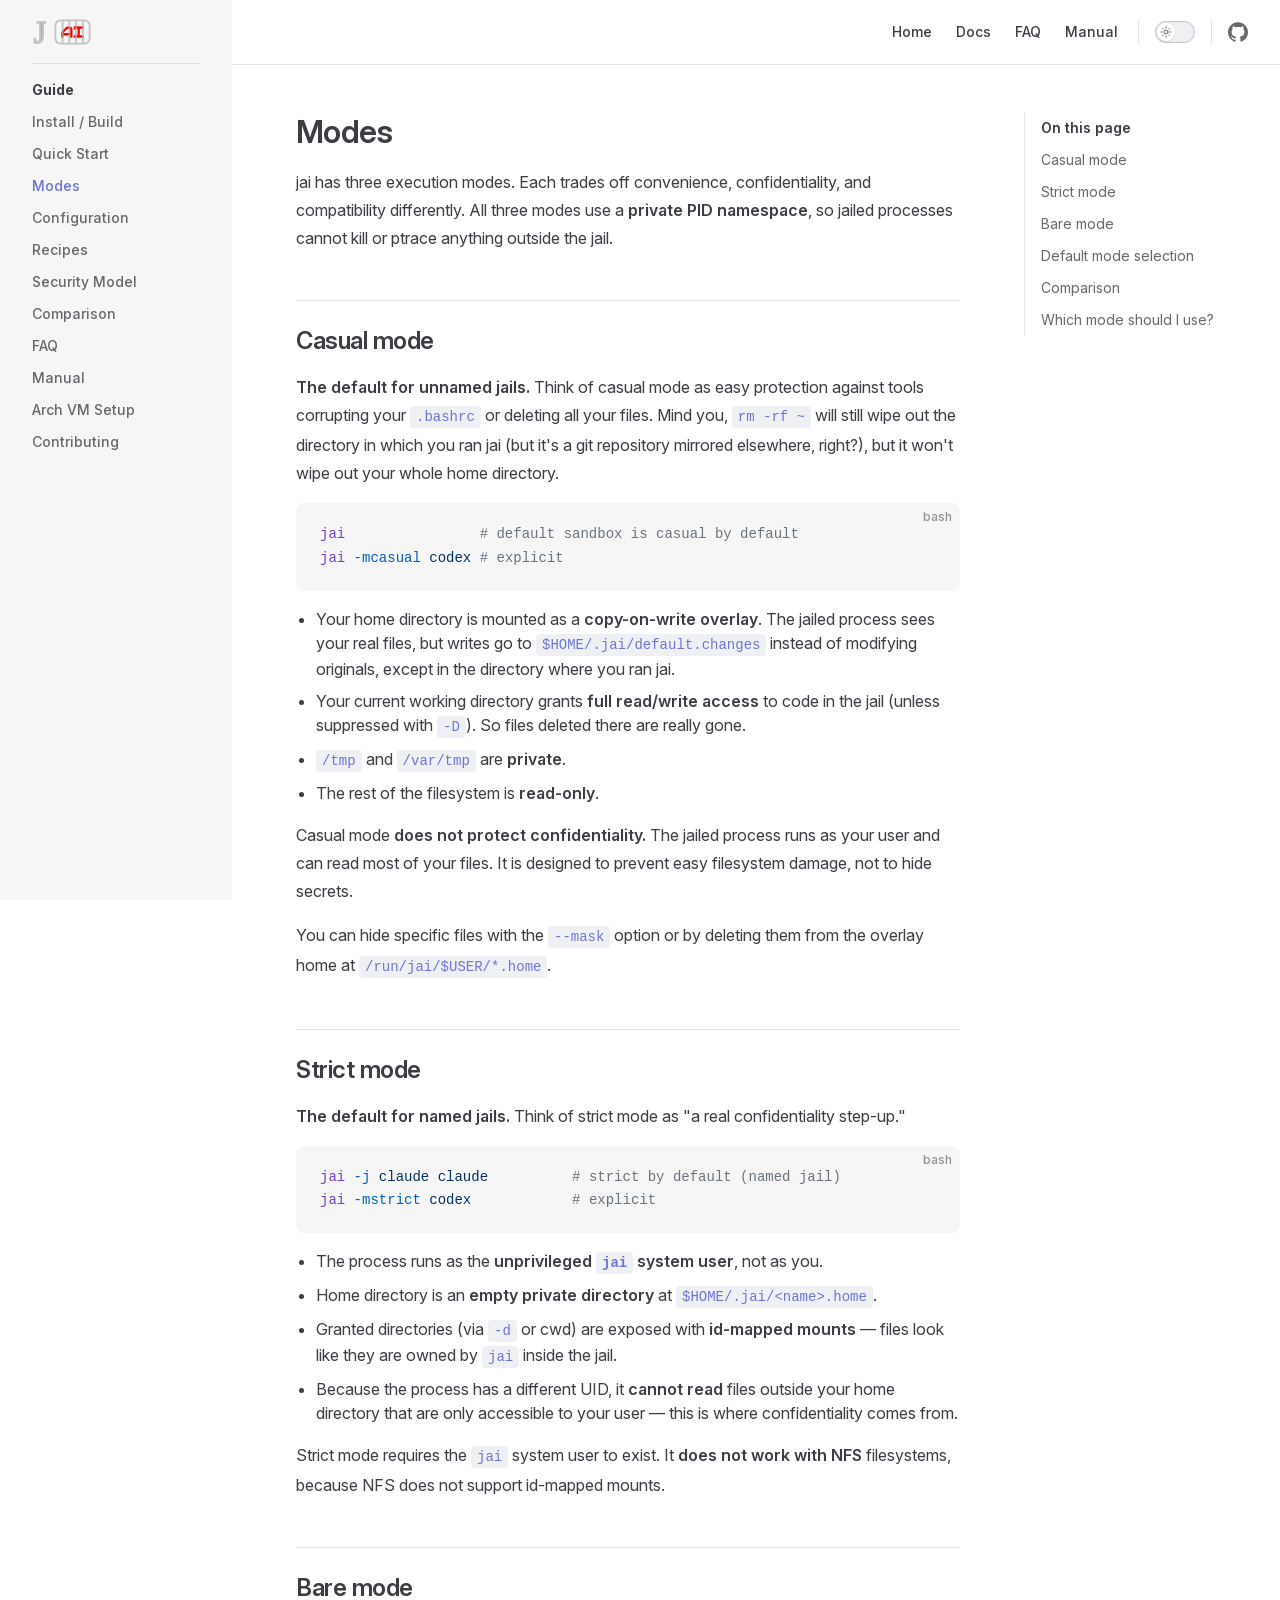
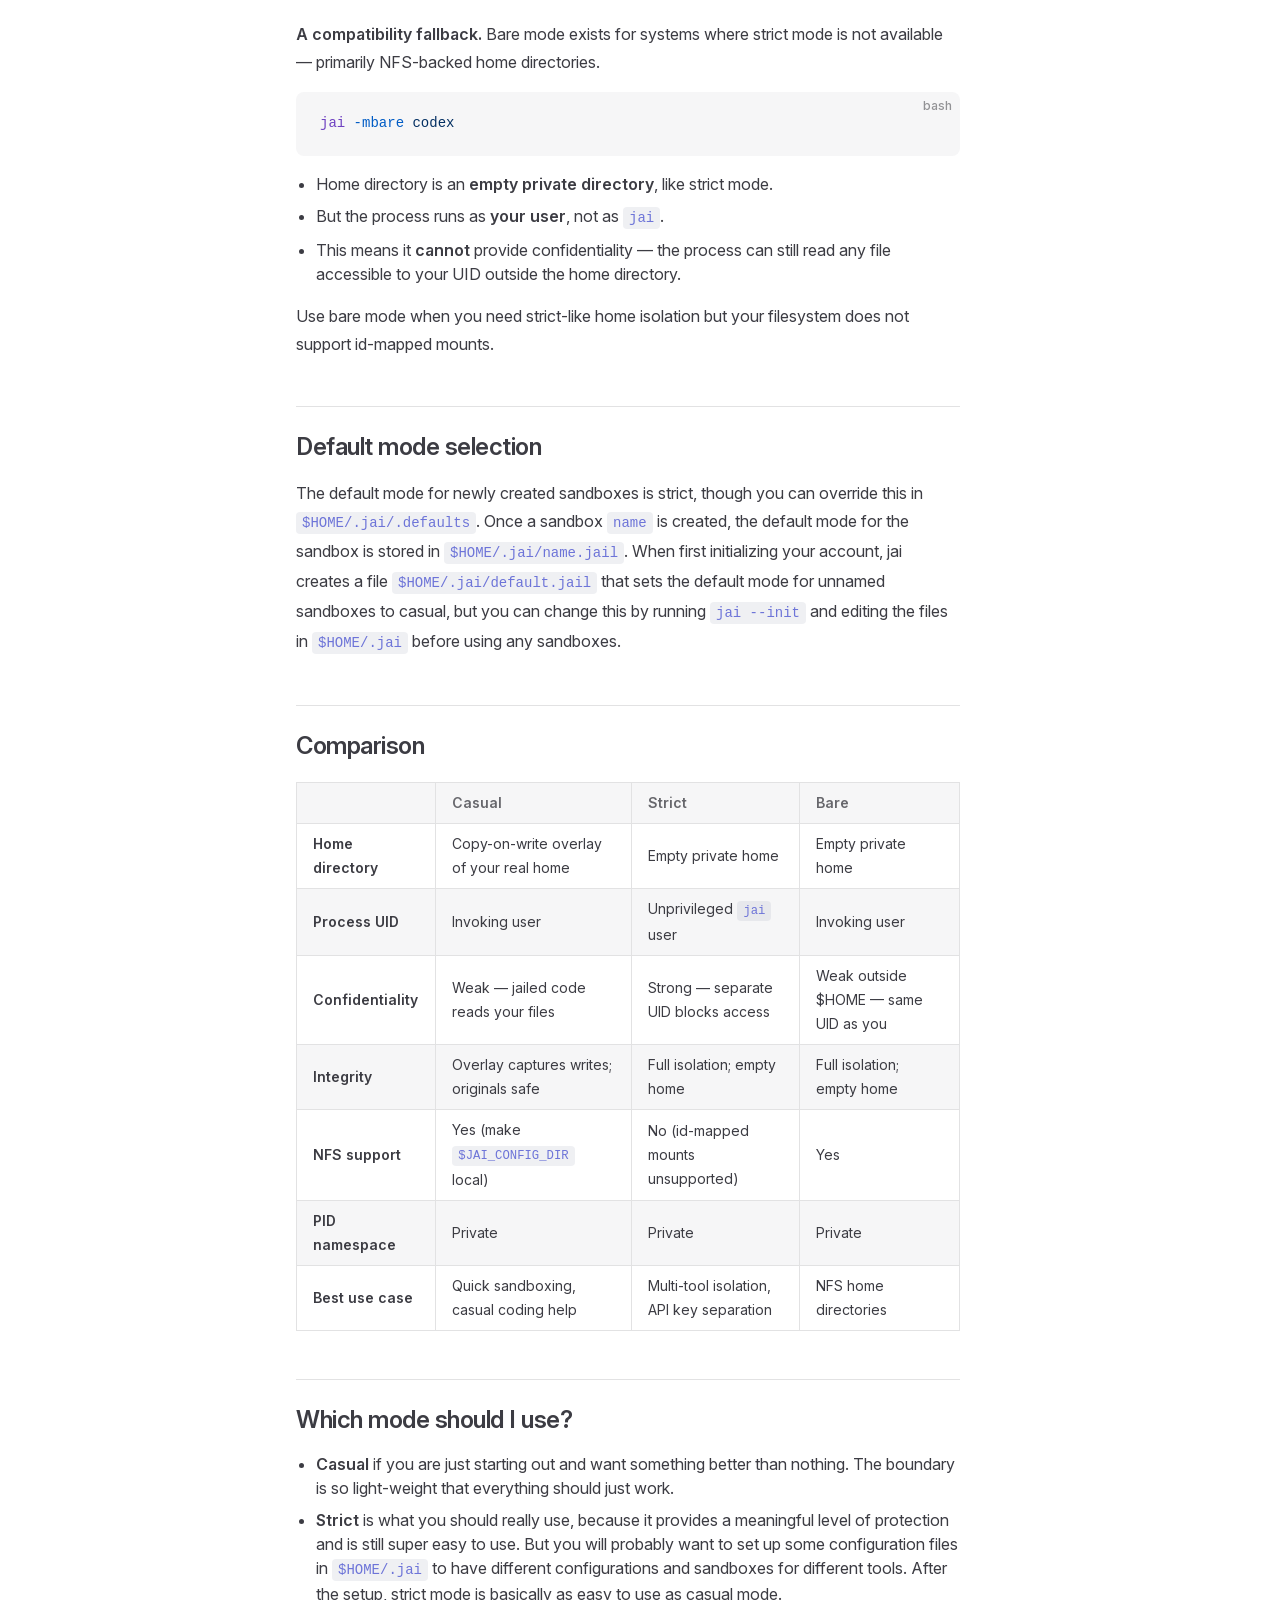
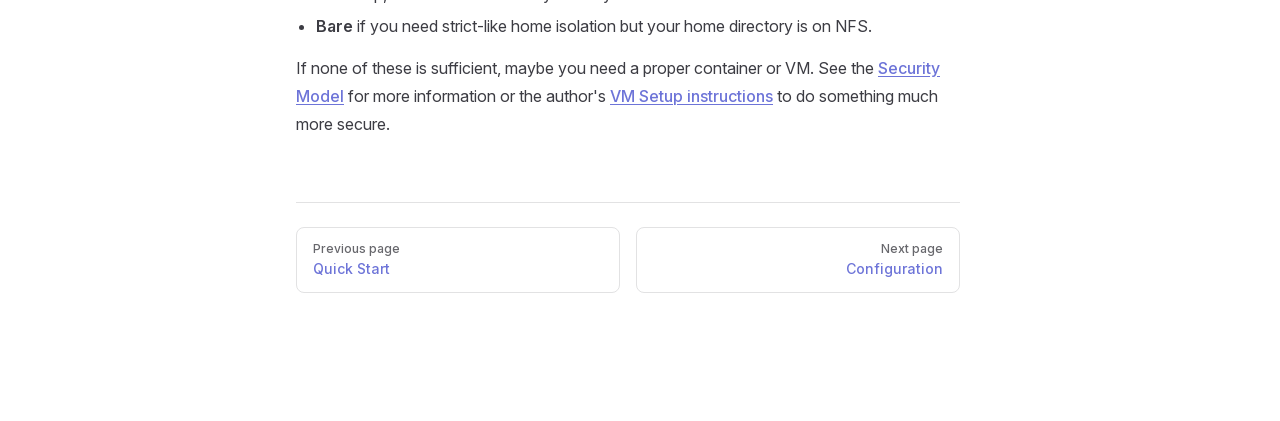
<file: modes.html>
<!DOCTYPE html>
<html lang="en-US" dir="ltr">
  <head>
    <meta charset="utf-8">
    <meta name="viewport" content="width=device-width,initial-scale=1">
    <title>Modes | jai - easy containment for AI agents</title>
    <meta name="description" content="Super-lightweight Linux sandbox for AI agents">
    <meta name="generator" content="VitePress v1.6.4">
    <link rel="preload stylesheet" href="/assets/style.BYW52mwf.css" as="style">
    <link rel="preload stylesheet" href="/vp-icons.css" as="style">
    
    <script type="module" src="/assets/app.BrpueRPc.js"></script>
    <link rel="preload" href="/assets/inter-roman-latin.Di8DUHzh.woff2" as="font" type="font/woff2" crossorigin="">
    <link rel="modulepreload" href="/assets/chunks/theme.Dvjj_dE6.js">
    <link rel="modulepreload" href="/assets/chunks/framework.D7zHIyZF.js">
    <link rel="modulepreload" href="/assets/modes.md.DXrzCtUB.lean.js">
    <meta name="theme-color" content="#6d74d8">
    <script id="check-dark-mode">(()=>{const e=localStorage.getItem("vitepress-theme-appearance")||"auto",a=window.matchMedia("(prefers-color-scheme: dark)").matches;(!e||e==="auto"?a:e==="dark")&&document.documentElement.classList.add("dark")})();</script>
    <script id="check-mac-os">document.documentElement.classList.toggle("mac",/Mac|iPhone|iPod|iPad/i.test(navigator.platform));</script>
  </head>
  <body>
    <div id="app"><div class="Layout" data-v-d8b57b2d><!--[--><!--]--><!--[--><span tabindex="-1" data-v-fcbfc0e0></span><a href="#VPContent" class="VPSkipLink visually-hidden" data-v-fcbfc0e0>Skip to content</a><!--]--><!----><header class="VPNav" data-v-d8b57b2d data-v-7ad780c2><div class="VPNavBar" data-v-7ad780c2 data-v-9fd4d1dd><div class="wrapper" data-v-9fd4d1dd><div class="container" data-v-9fd4d1dd><div class="title" data-v-9fd4d1dd><div class="VPNavBarTitle has-sidebar" data-v-9fd4d1dd data-v-9f43907a><a class="title" href="/" data-v-9f43907a><!--[--><!--[--><!--[--><!--[--><div class="jai-brand nav"><img src="/assets/logo.C7a5JZI0.svg" alt="" aria-hidden="true"></div><!--]--><!--]--><!--]--><!--]--><!----><!----><!--[--><!--]--></a></div></div><div class="content" data-v-9fd4d1dd><div class="content-body" data-v-9fd4d1dd><!--[--><!--]--><div class="VPNavBarSearch search" data-v-9fd4d1dd><!----></div><nav aria-labelledby="main-nav-aria-label" class="VPNavBarMenu menu" data-v-9fd4d1dd data-v-afb2845e><span id="main-nav-aria-label" class="visually-hidden" data-v-afb2845e> Main Navigation </span><!--[--><!--[--><a class="VPLink link VPNavBarMenuLink" href="/" tabindex="0" data-v-afb2845e data-v-815115f5><!--[--><span data-v-815115f5>Home</span><!--]--></a><!--]--><!--[--><a class="VPLink link VPNavBarMenuLink" href="/install.html" tabindex="0" data-v-afb2845e data-v-815115f5><!--[--><span data-v-815115f5>Docs</span><!--]--></a><!--]--><!--[--><a class="VPLink link VPNavBarMenuLink" href="/faq.html" tabindex="0" data-v-afb2845e data-v-815115f5><!--[--><span data-v-815115f5>FAQ</span><!--]--></a><!--]--><!--[--><a class="VPLink link VPNavBarMenuLink" href="/jai.1.html" tabindex="0" data-v-afb2845e data-v-815115f5><!--[--><span data-v-815115f5>Manual</span><!--]--></a><!--]--><!--]--></nav><!----><div class="VPNavBarAppearance appearance" data-v-9fd4d1dd data-v-3f90c1a5><button class="VPSwitch VPSwitchAppearance" type="button" role="switch" title aria-checked="false" data-v-3f90c1a5 data-v-be9742d9 data-v-b4ccac88><span class="check" data-v-b4ccac88><span class="icon" data-v-b4ccac88><!--[--><span class="vpi-sun sun" data-v-be9742d9></span><span class="vpi-moon moon" data-v-be9742d9></span><!--]--></span></span></button></div><div class="VPSocialLinks VPNavBarSocialLinks social-links" data-v-9fd4d1dd data-v-ef6192dc data-v-e71e869c><!--[--><a class="VPSocialLink no-icon" href="https://github.com/stanford-scs/jai" aria-label="github" target="_blank" rel="noopener" data-v-e71e869c data-v-60a9a2d3><span class="vpi-social-github"></span></a><!--]--></div><div class="VPFlyout VPNavBarExtra extra" data-v-9fd4d1dd data-v-f953d92f data-v-bfe7971f><button type="button" class="button" aria-haspopup="true" aria-expanded="false" aria-label="extra navigation" data-v-bfe7971f><span class="vpi-more-horizontal icon" data-v-bfe7971f></span></button><div class="menu" data-v-bfe7971f><div class="VPMenu" data-v-bfe7971f data-v-20ed86d6><!----><!--[--><!--[--><!----><div class="group" data-v-f953d92f><div class="item appearance" data-v-f953d92f><p class="label" data-v-f953d92f>Appearance</p><div class="appearance-action" data-v-f953d92f><button class="VPSwitch VPSwitchAppearance" type="button" role="switch" title aria-checked="false" data-v-f953d92f data-v-be9742d9 data-v-b4ccac88><span class="check" data-v-b4ccac88><span class="icon" data-v-b4ccac88><!--[--><span class="vpi-sun sun" data-v-be9742d9></span><span class="vpi-moon moon" data-v-be9742d9></span><!--]--></span></span></button></div></div></div><div class="group" data-v-f953d92f><div class="item social-links" data-v-f953d92f><div class="VPSocialLinks social-links-list" data-v-f953d92f data-v-e71e869c><!--[--><a class="VPSocialLink no-icon" href="https://github.com/stanford-scs/jai" aria-label="github" target="_blank" rel="noopener" data-v-e71e869c data-v-60a9a2d3><span class="vpi-social-github"></span></a><!--]--></div></div></div><!--]--><!--]--></div></div></div><!--[--><!--]--><button type="button" class="VPNavBarHamburger hamburger" aria-label="mobile navigation" aria-expanded="false" aria-controls="VPNavScreen" data-v-9fd4d1dd data-v-6bee1efd><span class="container" data-v-6bee1efd><span class="top" data-v-6bee1efd></span><span class="middle" data-v-6bee1efd></span><span class="bottom" data-v-6bee1efd></span></span></button></div></div></div></div><div class="divider" data-v-9fd4d1dd><div class="divider-line" data-v-9fd4d1dd></div></div></div><!----></header><div class="VPLocalNav has-sidebar empty" data-v-d8b57b2d data-v-2488c25a><div class="container" data-v-2488c25a><button class="menu" aria-expanded="false" aria-controls="VPSidebarNav" data-v-2488c25a><span class="vpi-align-left menu-icon" data-v-2488c25a></span><span class="menu-text" data-v-2488c25a>Menu</span></button><div class="VPLocalNavOutlineDropdown" style="--vp-vh:0px;" data-v-2488c25a data-v-6b867909><button data-v-6b867909>Return to top</button><!----></div></div></div><aside class="VPSidebar" data-v-d8b57b2d data-v-42c4c606><div class="curtain" data-v-42c4c606></div><nav class="nav" id="VPSidebarNav" aria-labelledby="sidebar-aria-label" tabindex="-1" data-v-42c4c606><span class="visually-hidden" id="sidebar-aria-label" data-v-42c4c606> Sidebar Navigation </span><!--[--><!--]--><!--[--><div class="no-transition group" data-v-51288d80><section class="VPSidebarItem level-0 has-active" data-v-51288d80 data-v-0009425e><div class="item" role="button" tabindex="0" data-v-0009425e><div class="indicator" data-v-0009425e></div><h2 class="text" data-v-0009425e>Guide</h2><!----></div><div class="items" data-v-0009425e><!--[--><div class="VPSidebarItem level-1 is-link" data-v-0009425e data-v-0009425e><div class="item" data-v-0009425e><div class="indicator" data-v-0009425e></div><a class="VPLink link link" href="/install.html" data-v-0009425e><!--[--><p class="text" data-v-0009425e>Install / Build</p><!--]--></a><!----></div><!----></div><div class="VPSidebarItem level-1 is-link" data-v-0009425e data-v-0009425e><div class="item" data-v-0009425e><div class="indicator" data-v-0009425e></div><a class="VPLink link link" href="/quick-start.html" data-v-0009425e><!--[--><p class="text" data-v-0009425e>Quick Start</p><!--]--></a><!----></div><!----></div><div class="VPSidebarItem level-1 is-link" data-v-0009425e data-v-0009425e><div class="item" data-v-0009425e><div class="indicator" data-v-0009425e></div><a class="VPLink link link" href="/modes.html" data-v-0009425e><!--[--><p class="text" data-v-0009425e>Modes</p><!--]--></a><!----></div><!----></div><div class="VPSidebarItem level-1 is-link" data-v-0009425e data-v-0009425e><div class="item" data-v-0009425e><div class="indicator" data-v-0009425e></div><a class="VPLink link link" href="/configuration.html" data-v-0009425e><!--[--><p class="text" data-v-0009425e>Configuration</p><!--]--></a><!----></div><!----></div><div class="VPSidebarItem level-1 is-link" data-v-0009425e data-v-0009425e><div class="item" data-v-0009425e><div class="indicator" data-v-0009425e></div><a class="VPLink link link" href="/recipes.html" data-v-0009425e><!--[--><p class="text" data-v-0009425e>Recipes</p><!--]--></a><!----></div><!----></div><div class="VPSidebarItem level-1 is-link" data-v-0009425e data-v-0009425e><div class="item" data-v-0009425e><div class="indicator" data-v-0009425e></div><a class="VPLink link link" href="/security.html" data-v-0009425e><!--[--><p class="text" data-v-0009425e>Security Model</p><!--]--></a><!----></div><!----></div><div class="VPSidebarItem level-1 is-link" data-v-0009425e data-v-0009425e><div class="item" data-v-0009425e><div class="indicator" data-v-0009425e></div><a class="VPLink link link" href="/comparison.html" data-v-0009425e><!--[--><p class="text" data-v-0009425e>Comparison</p><!--]--></a><!----></div><!----></div><div class="VPSidebarItem level-1 is-link" data-v-0009425e data-v-0009425e><div class="item" data-v-0009425e><div class="indicator" data-v-0009425e></div><a class="VPLink link link" href="/faq.html" data-v-0009425e><!--[--><p class="text" data-v-0009425e>FAQ</p><!--]--></a><!----></div><!----></div><div class="VPSidebarItem level-1 is-link" data-v-0009425e data-v-0009425e><div class="item" data-v-0009425e><div class="indicator" data-v-0009425e></div><a class="VPLink link link" href="/jai.1.html" data-v-0009425e><!--[--><p class="text" data-v-0009425e>Manual</p><!--]--></a><!----></div><!----></div><div class="VPSidebarItem level-1 is-link" data-v-0009425e data-v-0009425e><div class="item" data-v-0009425e><div class="indicator" data-v-0009425e></div><a class="VPLink link link" href="/arch-vm.html" data-v-0009425e><!--[--><p class="text" data-v-0009425e>Arch VM Setup</p><!--]--></a><!----></div><!----></div><div class="VPSidebarItem level-1 is-link" data-v-0009425e data-v-0009425e><div class="item" data-v-0009425e><div class="indicator" data-v-0009425e></div><a class="VPLink link link" href="/contributing.html" data-v-0009425e><!--[--><p class="text" data-v-0009425e>Contributing</p><!--]--></a><!----></div><!----></div><!--]--></div></section></div><!--]--><!--[--><!--]--></nav></aside><div class="VPContent has-sidebar" id="VPContent" data-v-d8b57b2d data-v-9a6c75ad><div class="VPDoc has-sidebar has-aside" data-v-9a6c75ad data-v-e6f2a212><!--[--><!--]--><div class="container" data-v-e6f2a212><div class="aside" data-v-e6f2a212><div class="aside-curtain" data-v-e6f2a212></div><div class="aside-container" data-v-e6f2a212><div class="aside-content" data-v-e6f2a212><div class="VPDocAside" data-v-e6f2a212 data-v-cb998dce><!--[--><!--]--><!--[--><!--]--><nav aria-labelledby="doc-outline-aria-label" class="VPDocAsideOutline" data-v-cb998dce data-v-f610f197><div class="content" data-v-f610f197><div class="outline-marker" data-v-f610f197></div><div aria-level="2" class="outline-title" id="doc-outline-aria-label" role="heading" data-v-f610f197>On this page</div><ul class="VPDocOutlineItem root" data-v-f610f197 data-v-53c99d69><!--[--><!--]--></ul></div></nav><!--[--><!--]--><div class="spacer" data-v-cb998dce></div><!--[--><!--]--><!----><!--[--><!--]--><!--[--><!--]--></div></div></div></div><div class="content" data-v-e6f2a212><div class="content-container" data-v-e6f2a212><!--[--><!--]--><main class="main" data-v-e6f2a212><div style="position:relative;" class="vp-doc _modes" data-v-e6f2a212><div><h1 id="modes" tabindex="-1">Modes <a class="header-anchor" href="#modes" aria-label="Permalink to &quot;Modes&quot;">​</a></h1><p>jai has three execution modes. Each trades off convenience, confidentiality, and compatibility differently. All three modes use a <strong>private PID namespace</strong>, so jailed processes cannot kill or ptrace anything outside the jail.</p><h2 id="casual-mode" tabindex="-1">Casual mode <a class="header-anchor" href="#casual-mode" aria-label="Permalink to &quot;Casual mode&quot;">​</a></h2><p><strong>The default for unnamed jails.</strong> Think of casual mode as easy protection against tools corrupting your <code>.bashrc</code> or deleting all your files. Mind you, <code>rm -rf ~</code> will still wipe out the directory in which you ran jai (but it&#39;s a git repository mirrored elsewhere, right?), but it won&#39;t wipe out your whole home directory.</p><div class="language-bash vp-adaptive-theme"><button title="Copy Code" class="copy"></button><span class="lang">bash</span><pre class="shiki shiki-themes github-light github-dark vp-code" tabindex="0"><code><span class="line"><span style="--shiki-light:#6F42C1;--shiki-dark:#B392F0;">jai</span><span style="--shiki-light:#6A737D;--shiki-dark:#6A737D;">                # default sandbox is casual by default</span></span>
<span class="line"><span style="--shiki-light:#6F42C1;--shiki-dark:#B392F0;">jai</span><span style="--shiki-light:#005CC5;--shiki-dark:#79B8FF;"> -mcasual</span><span style="--shiki-light:#032F62;--shiki-dark:#9ECBFF;"> codex</span><span style="--shiki-light:#6A737D;--shiki-dark:#6A737D;"> # explicit</span></span></code></pre></div><ul><li>Your home directory is mounted as a <strong>copy-on-write overlay</strong>. The jailed process sees your real files, but writes go to <code>$HOME/.jai/default.changes</code> instead of modifying originals, except in the directory where you ran jai.</li><li>Your current working directory grants <strong>full read/write access</strong> to code in the jail (unless suppressed with <code>-D</code>). So files deleted there are really gone.</li><li><code>/tmp</code> and <code>/var/tmp</code> are <strong>private</strong>.</li><li>The rest of the filesystem is <strong>read-only</strong>.</li></ul><p>Casual mode <strong>does not protect confidentiality.</strong> The jailed process runs as your user and can read most of your files. It is designed to prevent easy filesystem damage, not to hide secrets.</p><p>You can hide specific files with the <code>--mask</code> option or by deleting them from the overlay home at <code>/run/jai/$USER/*.home</code>.</p><h2 id="strict-mode" tabindex="-1">Strict mode <a class="header-anchor" href="#strict-mode" aria-label="Permalink to &quot;Strict mode&quot;">​</a></h2><p><strong>The default for named jails.</strong> Think of strict mode as &quot;a real confidentiality step-up.&quot;</p><div class="language-bash vp-adaptive-theme"><button title="Copy Code" class="copy"></button><span class="lang">bash</span><pre class="shiki shiki-themes github-light github-dark vp-code" tabindex="0"><code><span class="line"><span style="--shiki-light:#6F42C1;--shiki-dark:#B392F0;">jai</span><span style="--shiki-light:#005CC5;--shiki-dark:#79B8FF;"> -j</span><span style="--shiki-light:#032F62;--shiki-dark:#9ECBFF;"> claude</span><span style="--shiki-light:#032F62;--shiki-dark:#9ECBFF;"> claude</span><span style="--shiki-light:#6A737D;--shiki-dark:#6A737D;">          # strict by default (named jail)</span></span>
<span class="line"><span style="--shiki-light:#6F42C1;--shiki-dark:#B392F0;">jai</span><span style="--shiki-light:#005CC5;--shiki-dark:#79B8FF;"> -mstrict</span><span style="--shiki-light:#032F62;--shiki-dark:#9ECBFF;"> codex</span><span style="--shiki-light:#6A737D;--shiki-dark:#6A737D;">            # explicit</span></span></code></pre></div><ul><li>The process runs as the <strong>unprivileged <code>jai</code> system user</strong>, not as you.</li><li>Home directory is an <strong>empty private directory</strong> at <code>$HOME/.jai/&lt;name&gt;.home</code>.</li><li>Granted directories (via <code>-d</code> or cwd) are exposed with <strong>id-mapped mounts</strong> — files look like they are owned by <code>jai</code> inside the jail.</li><li>Because the process has a different UID, it <strong>cannot read</strong> files outside your home directory that are only accessible to your user — this is where confidentiality comes from.</li></ul><p>Strict mode requires the <code>jai</code> system user to exist. It <strong>does not work with NFS</strong> filesystems, because NFS does not support id-mapped mounts.</p><h2 id="bare-mode" tabindex="-1">Bare mode <a class="header-anchor" href="#bare-mode" aria-label="Permalink to &quot;Bare mode&quot;">​</a></h2><p><strong>A compatibility fallback.</strong> Bare mode exists for systems where strict mode is not available — primarily NFS-backed home directories.</p><div class="language-bash vp-adaptive-theme"><button title="Copy Code" class="copy"></button><span class="lang">bash</span><pre class="shiki shiki-themes github-light github-dark vp-code" tabindex="0"><code><span class="line"><span style="--shiki-light:#6F42C1;--shiki-dark:#B392F0;">jai</span><span style="--shiki-light:#005CC5;--shiki-dark:#79B8FF;"> -mbare</span><span style="--shiki-light:#032F62;--shiki-dark:#9ECBFF;"> codex</span></span></code></pre></div><ul><li>Home directory is an <strong>empty private directory</strong>, like strict mode.</li><li>But the process runs as <strong>your user</strong>, not as <code>jai</code>.</li><li>This means it <strong>cannot</strong> provide confidentiality — the process can still read any file accessible to your UID outside the home directory.</li></ul><p>Use bare mode when you need strict-like home isolation but your filesystem does not support id-mapped mounts.</p><h2 id="default-mode-selection" tabindex="-1">Default mode selection <a class="header-anchor" href="#default-mode-selection" aria-label="Permalink to &quot;Default mode selection&quot;">​</a></h2><p>The default mode for newly created sandboxes is strict, though you can override this in <code>$HOME/.jai/.defaults</code>. Once a sandbox <code>name</code> is created, the default mode for the sandbox is stored in <code>$HOME/.jai/name.jail</code>. When first initializing your account, jai creates a file <code>$HOME/.jai/default.jail</code> that sets the default mode for unnamed sandboxes to casual, but you can change this by running <code>jai --init</code> and editing the files in <code>$HOME/.jai</code> before using any sandboxes.</p><h2 id="comparison" tabindex="-1">Comparison <a class="header-anchor" href="#comparison" aria-label="Permalink to &quot;Comparison&quot;">​</a></h2><table tabindex="0"><thead><tr><th style="text-align:left;"></th><th style="text-align:left;">Casual</th><th style="text-align:left;">Strict</th><th style="text-align:left;">Bare</th></tr></thead><tbody><tr><td style="text-align:left;"><strong>Home directory</strong></td><td style="text-align:left;">Copy-on-write overlay of your real home</td><td style="text-align:left;">Empty private home</td><td style="text-align:left;">Empty private home</td></tr><tr><td style="text-align:left;"><strong>Process UID</strong></td><td style="text-align:left;">Invoking user</td><td style="text-align:left;">Unprivileged <code>jai</code> user</td><td style="text-align:left;">Invoking user</td></tr><tr><td style="text-align:left;"><strong>Confidentiality</strong></td><td style="text-align:left;">Weak — jailed code reads your files</td><td style="text-align:left;">Strong — separate UID blocks access</td><td style="text-align:left;">Weak outside $HOME — same UID as you</td></tr><tr><td style="text-align:left;"><strong>Integrity</strong></td><td style="text-align:left;">Overlay captures writes; originals safe</td><td style="text-align:left;">Full isolation; empty home</td><td style="text-align:left;">Full isolation; empty home</td></tr><tr><td style="text-align:left;"><strong>NFS support</strong></td><td style="text-align:left;">Yes (make <code>$JAI_CONFIG_DIR</code> local)</td><td style="text-align:left;">No (id-mapped mounts unsupported)</td><td style="text-align:left;">Yes</td></tr><tr><td style="text-align:left;"><strong>PID namespace</strong></td><td style="text-align:left;">Private</td><td style="text-align:left;">Private</td><td style="text-align:left;">Private</td></tr><tr><td style="text-align:left;"><strong>Best use case</strong></td><td style="text-align:left;">Quick sandboxing, casual coding help</td><td style="text-align:left;">Multi-tool isolation, API key separation</td><td style="text-align:left;">NFS home directories</td></tr></tbody></table><h2 id="which-mode-should-i-use" tabindex="-1">Which mode should I use? <a class="header-anchor" href="#which-mode-should-i-use" aria-label="Permalink to &quot;Which mode should I use?&quot;">​</a></h2><ul><li><strong>Casual</strong> if you are just starting out and want something better than nothing. The boundary is so light-weight that everything should just work.</li><li><strong>Strict</strong> is what you should really use, because it provides a meaningful level of protection and is still super easy to use. But you will probably want to set up some configuration files in <code>$HOME/.jai</code> to have different configurations and sandboxes for different tools. After the setup, strict mode is basically as easy to use as casual mode.</li><li><strong>Bare</strong> if you need strict-like home isolation but your home directory is on NFS.</li></ul><p>If none of these is sufficient, maybe you need a proper container or VM. See the <a href="/security.html">Security Model</a> for more information or the author&#39;s <a href="./arch-vm.html">VM Setup instructions</a> to do something much more secure.</p></div></div></main><footer class="VPDocFooter" data-v-e6f2a212 data-v-1bcd8184><!--[--><!--]--><!----><nav class="prev-next" aria-labelledby="doc-footer-aria-label" data-v-1bcd8184><span class="visually-hidden" id="doc-footer-aria-label" data-v-1bcd8184>Pager</span><div class="pager" data-v-1bcd8184><a class="VPLink link pager-link prev" href="/quick-start.html" data-v-1bcd8184><!--[--><span class="desc" data-v-1bcd8184>Previous page</span><span class="title" data-v-1bcd8184>Quick Start</span><!--]--></a></div><div class="pager" data-v-1bcd8184><a class="VPLink link pager-link next" href="/configuration.html" data-v-1bcd8184><!--[--><span class="desc" data-v-1bcd8184>Next page</span><span class="title" data-v-1bcd8184>Configuration</span><!--]--></a></div></nav></footer><!--[--><!--]--></div></div></div><!--[--><!--]--></div></div><footer class="VPFooter has-sidebar" data-v-d8b57b2d data-v-566314d4><div class="container" data-v-566314d4><p class="message" data-v-566314d4>Stanford <a href="https://www.scs.stanford.edu/">SCS</a> and <a href="https://fdc.stanford.edu">FDCI</a></p><!----></div></footer><!--[--><!--]--></div></div>
    <script>window.__VP_HASH_MAP__=JSON.parse("{\"arch-vm.md\":\"C6MKwmxR\",\"comparison.md\":\"D2zLo0gn\",\"configuration.md\":\"CNivb8Nd\",\"contributing.md\":\"D4m3iJVb\",\"faq.md\":\"C-2zPZwo\",\"index.md\":\"RLLI2Iuz\",\"install.md\":\"C6gbkqf0\",\"jai.1.md\":\"j8RJZ1tO\",\"modes.md\":\"DXrzCtUB\",\"quick-start.md\":\"B-2snAY4\",\"recipes.md\":\"SSujxxqc\",\"security.md\":\"Dh8Z0ZJg\"}");window.__VP_SITE_DATA__=JSON.parse("{\"lang\":\"en-US\",\"dir\":\"ltr\",\"title\":\"jai - easy containment for AI agents\",\"description\":\"Super-lightweight Linux sandbox for AI agents\",\"base\":\"/\",\"head\":[],\"router\":{\"prefetchLinks\":true},\"appearance\":true,\"themeConfig\":{\"siteTitle\":false,\"nav\":[{\"text\":\"Home\",\"link\":\"/\"},{\"text\":\"Docs\",\"link\":\"/install\"},{\"text\":\"FAQ\",\"link\":\"/faq\"},{\"text\":\"Manual\",\"link\":\"jai.1\"}],\"sidebar\":[{\"text\":\"Guide\",\"items\":[{\"text\":\"Install / Build\",\"link\":\"/install\"},{\"text\":\"Quick Start\",\"link\":\"/quick-start\"},{\"text\":\"Modes\",\"link\":\"/modes\"},{\"text\":\"Configuration\",\"link\":\"/configuration\"},{\"text\":\"Recipes\",\"link\":\"/recipes\"},{\"text\":\"Security Model\",\"link\":\"/security\"},{\"text\":\"Comparison\",\"link\":\"/comparison\"},{\"text\":\"FAQ\",\"link\":\"/faq\"},{\"text\":\"Manual\",\"link\":\"/jai.1\"},{\"text\":\"Arch VM Setup\",\"link\":\"/arch-vm\"},{\"text\":\"Contributing\",\"link\":\"/contributing\"}]}],\"socialLinks\":[{\"icon\":\"github\",\"link\":\"https://github.com/stanford-scs/jai\"}],\"footer\":{\"message\":\"Stanford <a href=\\\"https://www.scs.stanford.edu/\\\">SCS</a> and <a href=\\\"https://fdc.stanford.edu\\\">FDCI</a>\"}},\"locales\":{},\"scrollOffset\":134,\"cleanUrls\":false}");</script>
    
  </body>
</html>
</file>
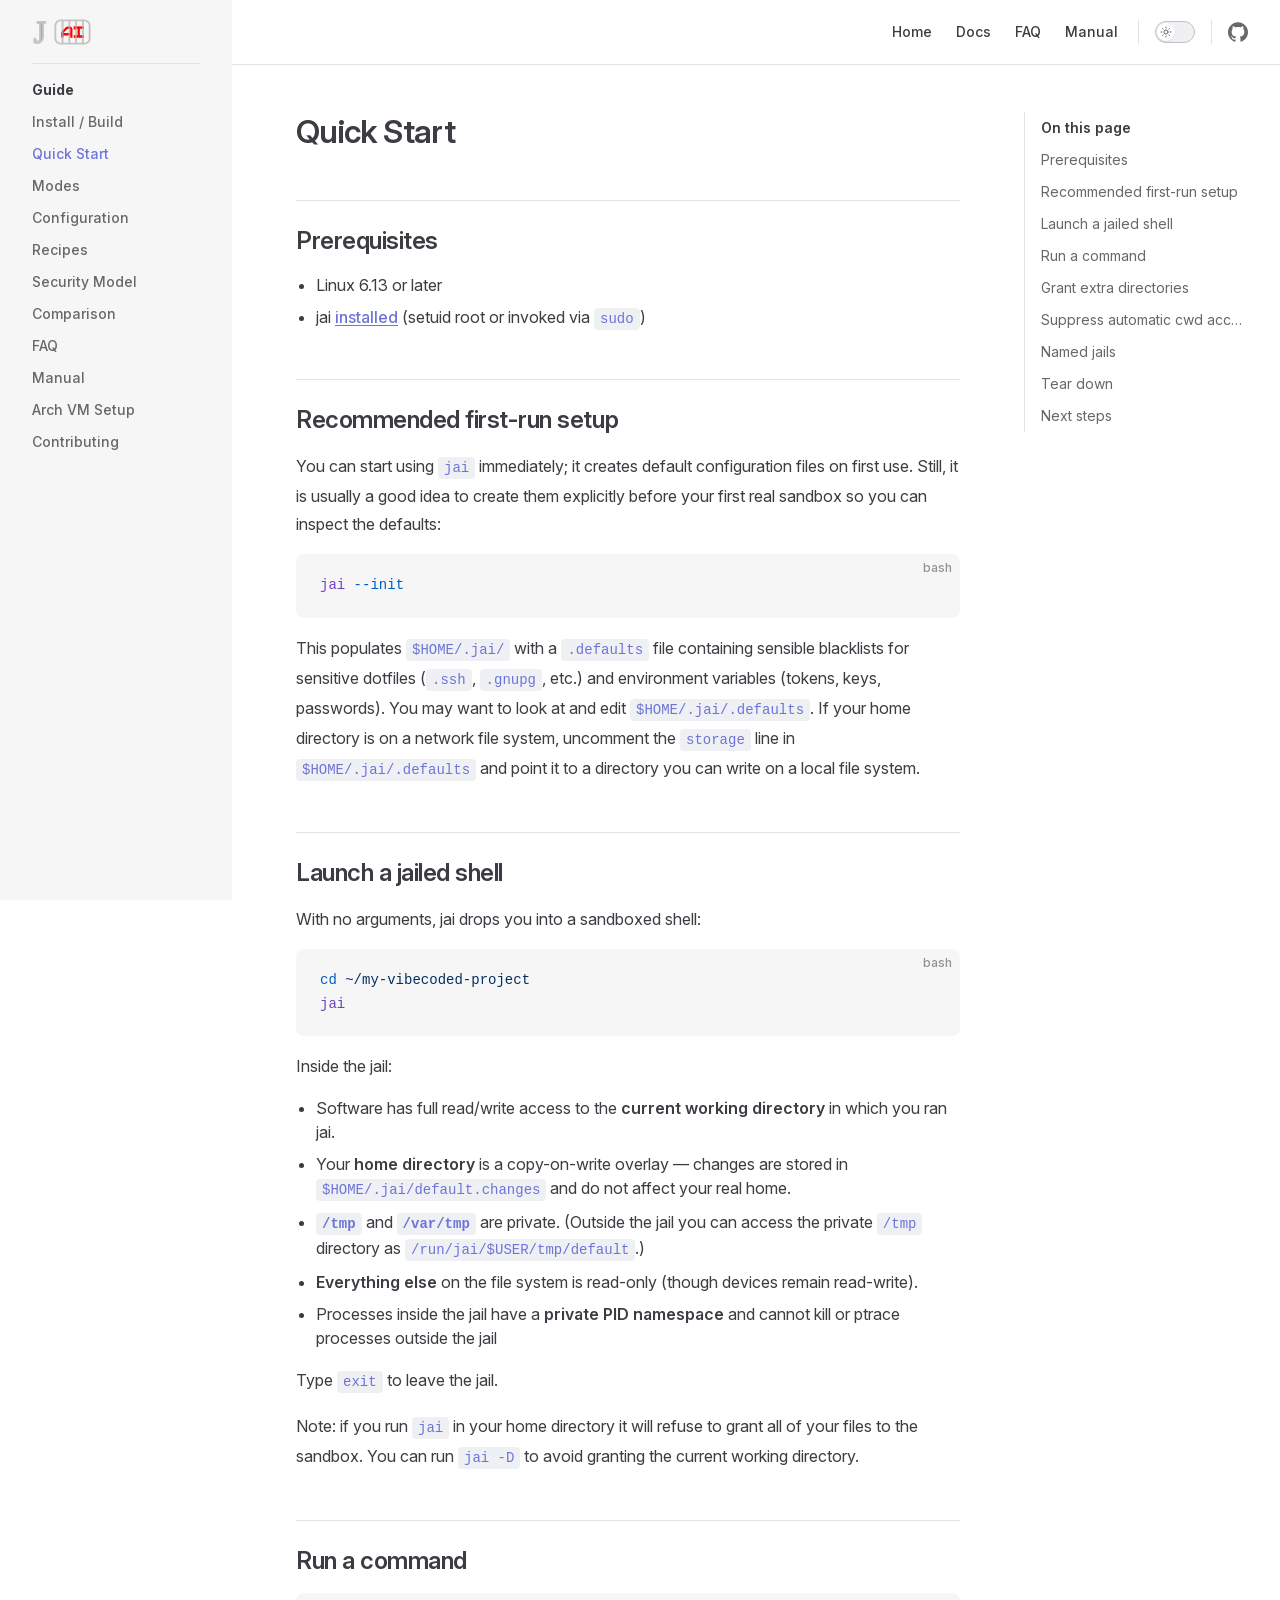
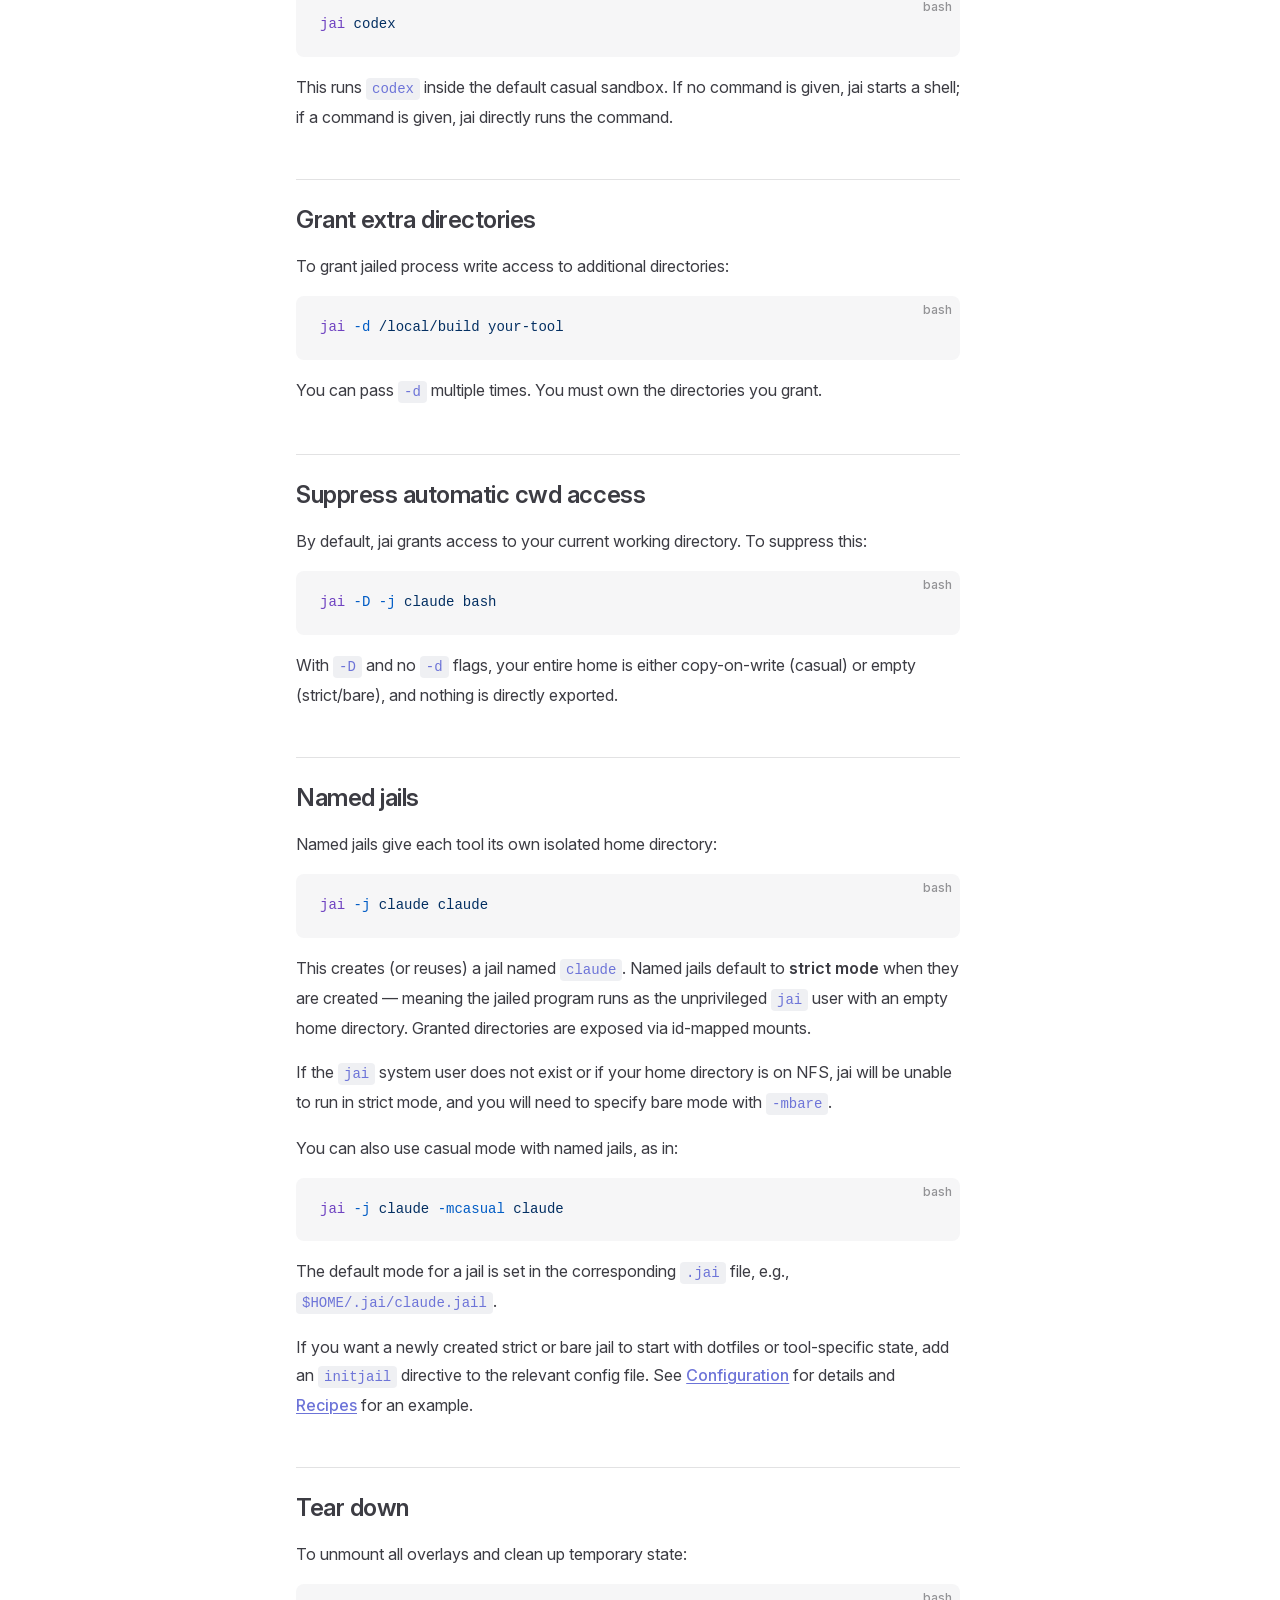
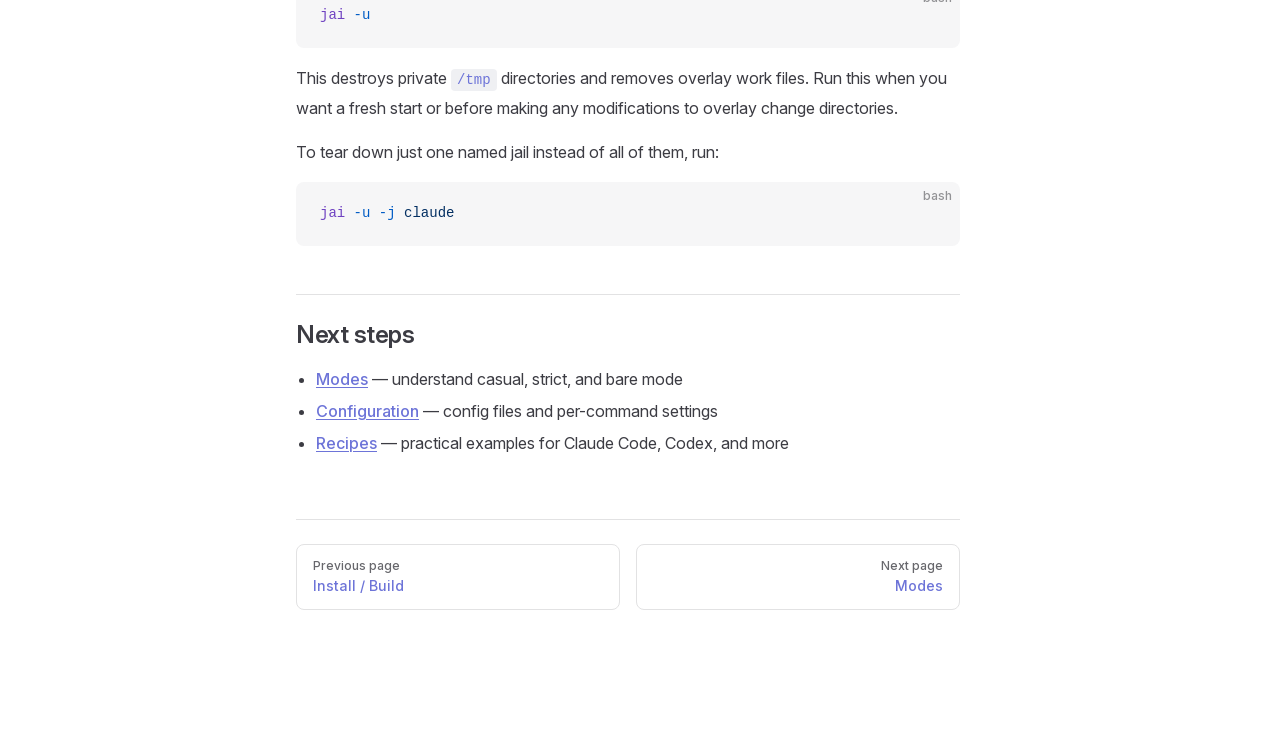
<file: quick-start.html>
<!DOCTYPE html>
<html lang="en-US" dir="ltr">
  <head>
    <meta charset="utf-8">
    <meta name="viewport" content="width=device-width,initial-scale=1">
    <title>Quick Start | jai - easy containment for AI agents</title>
    <meta name="description" content="Super-lightweight Linux sandbox for AI agents">
    <meta name="generator" content="VitePress v1.6.4">
    <link rel="preload stylesheet" href="/assets/style.BYW52mwf.css" as="style">
    <link rel="preload stylesheet" href="/vp-icons.css" as="style">
    
    <script type="module" src="/assets/app.BrpueRPc.js"></script>
    <link rel="preload" href="/assets/inter-roman-latin.Di8DUHzh.woff2" as="font" type="font/woff2" crossorigin="">
    <link rel="modulepreload" href="/assets/chunks/theme.Dvjj_dE6.js">
    <link rel="modulepreload" href="/assets/chunks/framework.D7zHIyZF.js">
    <link rel="modulepreload" href="/assets/quick-start.md.B-2snAY4.lean.js">
    <meta name="theme-color" content="#6d74d8">
    <script id="check-dark-mode">(()=>{const e=localStorage.getItem("vitepress-theme-appearance")||"auto",a=window.matchMedia("(prefers-color-scheme: dark)").matches;(!e||e==="auto"?a:e==="dark")&&document.documentElement.classList.add("dark")})();</script>
    <script id="check-mac-os">document.documentElement.classList.toggle("mac",/Mac|iPhone|iPod|iPad/i.test(navigator.platform));</script>
  </head>
  <body>
    <div id="app"><div class="Layout" data-v-d8b57b2d><!--[--><!--]--><!--[--><span tabindex="-1" data-v-fcbfc0e0></span><a href="#VPContent" class="VPSkipLink visually-hidden" data-v-fcbfc0e0>Skip to content</a><!--]--><!----><header class="VPNav" data-v-d8b57b2d data-v-7ad780c2><div class="VPNavBar" data-v-7ad780c2 data-v-9fd4d1dd><div class="wrapper" data-v-9fd4d1dd><div class="container" data-v-9fd4d1dd><div class="title" data-v-9fd4d1dd><div class="VPNavBarTitle has-sidebar" data-v-9fd4d1dd data-v-9f43907a><a class="title" href="/" data-v-9f43907a><!--[--><!--[--><!--[--><!--[--><div class="jai-brand nav"><img src="/assets/logo.C7a5JZI0.svg" alt="" aria-hidden="true"></div><!--]--><!--]--><!--]--><!--]--><!----><!----><!--[--><!--]--></a></div></div><div class="content" data-v-9fd4d1dd><div class="content-body" data-v-9fd4d1dd><!--[--><!--]--><div class="VPNavBarSearch search" data-v-9fd4d1dd><!----></div><nav aria-labelledby="main-nav-aria-label" class="VPNavBarMenu menu" data-v-9fd4d1dd data-v-afb2845e><span id="main-nav-aria-label" class="visually-hidden" data-v-afb2845e> Main Navigation </span><!--[--><!--[--><a class="VPLink link VPNavBarMenuLink" href="/" tabindex="0" data-v-afb2845e data-v-815115f5><!--[--><span data-v-815115f5>Home</span><!--]--></a><!--]--><!--[--><a class="VPLink link VPNavBarMenuLink" href="/install.html" tabindex="0" data-v-afb2845e data-v-815115f5><!--[--><span data-v-815115f5>Docs</span><!--]--></a><!--]--><!--[--><a class="VPLink link VPNavBarMenuLink" href="/faq.html" tabindex="0" data-v-afb2845e data-v-815115f5><!--[--><span data-v-815115f5>FAQ</span><!--]--></a><!--]--><!--[--><a class="VPLink link VPNavBarMenuLink" href="/jai.1.html" tabindex="0" data-v-afb2845e data-v-815115f5><!--[--><span data-v-815115f5>Manual</span><!--]--></a><!--]--><!--]--></nav><!----><div class="VPNavBarAppearance appearance" data-v-9fd4d1dd data-v-3f90c1a5><button class="VPSwitch VPSwitchAppearance" type="button" role="switch" title aria-checked="false" data-v-3f90c1a5 data-v-be9742d9 data-v-b4ccac88><span class="check" data-v-b4ccac88><span class="icon" data-v-b4ccac88><!--[--><span class="vpi-sun sun" data-v-be9742d9></span><span class="vpi-moon moon" data-v-be9742d9></span><!--]--></span></span></button></div><div class="VPSocialLinks VPNavBarSocialLinks social-links" data-v-9fd4d1dd data-v-ef6192dc data-v-e71e869c><!--[--><a class="VPSocialLink no-icon" href="https://github.com/stanford-scs/jai" aria-label="github" target="_blank" rel="noopener" data-v-e71e869c data-v-60a9a2d3><span class="vpi-social-github"></span></a><!--]--></div><div class="VPFlyout VPNavBarExtra extra" data-v-9fd4d1dd data-v-f953d92f data-v-bfe7971f><button type="button" class="button" aria-haspopup="true" aria-expanded="false" aria-label="extra navigation" data-v-bfe7971f><span class="vpi-more-horizontal icon" data-v-bfe7971f></span></button><div class="menu" data-v-bfe7971f><div class="VPMenu" data-v-bfe7971f data-v-20ed86d6><!----><!--[--><!--[--><!----><div class="group" data-v-f953d92f><div class="item appearance" data-v-f953d92f><p class="label" data-v-f953d92f>Appearance</p><div class="appearance-action" data-v-f953d92f><button class="VPSwitch VPSwitchAppearance" type="button" role="switch" title aria-checked="false" data-v-f953d92f data-v-be9742d9 data-v-b4ccac88><span class="check" data-v-b4ccac88><span class="icon" data-v-b4ccac88><!--[--><span class="vpi-sun sun" data-v-be9742d9></span><span class="vpi-moon moon" data-v-be9742d9></span><!--]--></span></span></button></div></div></div><div class="group" data-v-f953d92f><div class="item social-links" data-v-f953d92f><div class="VPSocialLinks social-links-list" data-v-f953d92f data-v-e71e869c><!--[--><a class="VPSocialLink no-icon" href="https://github.com/stanford-scs/jai" aria-label="github" target="_blank" rel="noopener" data-v-e71e869c data-v-60a9a2d3><span class="vpi-social-github"></span></a><!--]--></div></div></div><!--]--><!--]--></div></div></div><!--[--><!--]--><button type="button" class="VPNavBarHamburger hamburger" aria-label="mobile navigation" aria-expanded="false" aria-controls="VPNavScreen" data-v-9fd4d1dd data-v-6bee1efd><span class="container" data-v-6bee1efd><span class="top" data-v-6bee1efd></span><span class="middle" data-v-6bee1efd></span><span class="bottom" data-v-6bee1efd></span></span></button></div></div></div></div><div class="divider" data-v-9fd4d1dd><div class="divider-line" data-v-9fd4d1dd></div></div></div><!----></header><div class="VPLocalNav has-sidebar empty" data-v-d8b57b2d data-v-2488c25a><div class="container" data-v-2488c25a><button class="menu" aria-expanded="false" aria-controls="VPSidebarNav" data-v-2488c25a><span class="vpi-align-left menu-icon" data-v-2488c25a></span><span class="menu-text" data-v-2488c25a>Menu</span></button><div class="VPLocalNavOutlineDropdown" style="--vp-vh:0px;" data-v-2488c25a data-v-6b867909><button data-v-6b867909>Return to top</button><!----></div></div></div><aside class="VPSidebar" data-v-d8b57b2d data-v-42c4c606><div class="curtain" data-v-42c4c606></div><nav class="nav" id="VPSidebarNav" aria-labelledby="sidebar-aria-label" tabindex="-1" data-v-42c4c606><span class="visually-hidden" id="sidebar-aria-label" data-v-42c4c606> Sidebar Navigation </span><!--[--><!--]--><!--[--><div class="no-transition group" data-v-51288d80><section class="VPSidebarItem level-0 has-active" data-v-51288d80 data-v-0009425e><div class="item" role="button" tabindex="0" data-v-0009425e><div class="indicator" data-v-0009425e></div><h2 class="text" data-v-0009425e>Guide</h2><!----></div><div class="items" data-v-0009425e><!--[--><div class="VPSidebarItem level-1 is-link" data-v-0009425e data-v-0009425e><div class="item" data-v-0009425e><div class="indicator" data-v-0009425e></div><a class="VPLink link link" href="/install.html" data-v-0009425e><!--[--><p class="text" data-v-0009425e>Install / Build</p><!--]--></a><!----></div><!----></div><div class="VPSidebarItem level-1 is-link" data-v-0009425e data-v-0009425e><div class="item" data-v-0009425e><div class="indicator" data-v-0009425e></div><a class="VPLink link link" href="/quick-start.html" data-v-0009425e><!--[--><p class="text" data-v-0009425e>Quick Start</p><!--]--></a><!----></div><!----></div><div class="VPSidebarItem level-1 is-link" data-v-0009425e data-v-0009425e><div class="item" data-v-0009425e><div class="indicator" data-v-0009425e></div><a class="VPLink link link" href="/modes.html" data-v-0009425e><!--[--><p class="text" data-v-0009425e>Modes</p><!--]--></a><!----></div><!----></div><div class="VPSidebarItem level-1 is-link" data-v-0009425e data-v-0009425e><div class="item" data-v-0009425e><div class="indicator" data-v-0009425e></div><a class="VPLink link link" href="/configuration.html" data-v-0009425e><!--[--><p class="text" data-v-0009425e>Configuration</p><!--]--></a><!----></div><!----></div><div class="VPSidebarItem level-1 is-link" data-v-0009425e data-v-0009425e><div class="item" data-v-0009425e><div class="indicator" data-v-0009425e></div><a class="VPLink link link" href="/recipes.html" data-v-0009425e><!--[--><p class="text" data-v-0009425e>Recipes</p><!--]--></a><!----></div><!----></div><div class="VPSidebarItem level-1 is-link" data-v-0009425e data-v-0009425e><div class="item" data-v-0009425e><div class="indicator" data-v-0009425e></div><a class="VPLink link link" href="/security.html" data-v-0009425e><!--[--><p class="text" data-v-0009425e>Security Model</p><!--]--></a><!----></div><!----></div><div class="VPSidebarItem level-1 is-link" data-v-0009425e data-v-0009425e><div class="item" data-v-0009425e><div class="indicator" data-v-0009425e></div><a class="VPLink link link" href="/comparison.html" data-v-0009425e><!--[--><p class="text" data-v-0009425e>Comparison</p><!--]--></a><!----></div><!----></div><div class="VPSidebarItem level-1 is-link" data-v-0009425e data-v-0009425e><div class="item" data-v-0009425e><div class="indicator" data-v-0009425e></div><a class="VPLink link link" href="/faq.html" data-v-0009425e><!--[--><p class="text" data-v-0009425e>FAQ</p><!--]--></a><!----></div><!----></div><div class="VPSidebarItem level-1 is-link" data-v-0009425e data-v-0009425e><div class="item" data-v-0009425e><div class="indicator" data-v-0009425e></div><a class="VPLink link link" href="/jai.1.html" data-v-0009425e><!--[--><p class="text" data-v-0009425e>Manual</p><!--]--></a><!----></div><!----></div><div class="VPSidebarItem level-1 is-link" data-v-0009425e data-v-0009425e><div class="item" data-v-0009425e><div class="indicator" data-v-0009425e></div><a class="VPLink link link" href="/arch-vm.html" data-v-0009425e><!--[--><p class="text" data-v-0009425e>Arch VM Setup</p><!--]--></a><!----></div><!----></div><div class="VPSidebarItem level-1 is-link" data-v-0009425e data-v-0009425e><div class="item" data-v-0009425e><div class="indicator" data-v-0009425e></div><a class="VPLink link link" href="/contributing.html" data-v-0009425e><!--[--><p class="text" data-v-0009425e>Contributing</p><!--]--></a><!----></div><!----></div><!--]--></div></section></div><!--]--><!--[--><!--]--></nav></aside><div class="VPContent has-sidebar" id="VPContent" data-v-d8b57b2d data-v-9a6c75ad><div class="VPDoc has-sidebar has-aside" data-v-9a6c75ad data-v-e6f2a212><!--[--><!--]--><div class="container" data-v-e6f2a212><div class="aside" data-v-e6f2a212><div class="aside-curtain" data-v-e6f2a212></div><div class="aside-container" data-v-e6f2a212><div class="aside-content" data-v-e6f2a212><div class="VPDocAside" data-v-e6f2a212 data-v-cb998dce><!--[--><!--]--><!--[--><!--]--><nav aria-labelledby="doc-outline-aria-label" class="VPDocAsideOutline" data-v-cb998dce data-v-f610f197><div class="content" data-v-f610f197><div class="outline-marker" data-v-f610f197></div><div aria-level="2" class="outline-title" id="doc-outline-aria-label" role="heading" data-v-f610f197>On this page</div><ul class="VPDocOutlineItem root" data-v-f610f197 data-v-53c99d69><!--[--><!--]--></ul></div></nav><!--[--><!--]--><div class="spacer" data-v-cb998dce></div><!--[--><!--]--><!----><!--[--><!--]--><!--[--><!--]--></div></div></div></div><div class="content" data-v-e6f2a212><div class="content-container" data-v-e6f2a212><!--[--><!--]--><main class="main" data-v-e6f2a212><div style="position:relative;" class="vp-doc _quick-start" data-v-e6f2a212><div><h1 id="quick-start" tabindex="-1">Quick Start <a class="header-anchor" href="#quick-start" aria-label="Permalink to &quot;Quick Start&quot;">​</a></h1><h2 id="prerequisites" tabindex="-1">Prerequisites <a class="header-anchor" href="#prerequisites" aria-label="Permalink to &quot;Prerequisites&quot;">​</a></h2><ul><li>Linux 6.13 or later</li><li>jai <a href="/install.html">installed</a> (setuid root or invoked via <code>sudo</code>)</li></ul><h2 id="recommended-first-run-setup" tabindex="-1">Recommended first-run setup <a class="header-anchor" href="#recommended-first-run-setup" aria-label="Permalink to &quot;Recommended first-run setup&quot;">​</a></h2><p>You can start using <code>jai</code> immediately; it creates default configuration files on first use. Still, it is usually a good idea to create them explicitly before your first real sandbox so you can inspect the defaults:</p><div class="language-bash vp-adaptive-theme"><button title="Copy Code" class="copy"></button><span class="lang">bash</span><pre class="shiki shiki-themes github-light github-dark vp-code" tabindex="0"><code><span class="line"><span style="--shiki-light:#6F42C1;--shiki-dark:#B392F0;">jai</span><span style="--shiki-light:#005CC5;--shiki-dark:#79B8FF;"> --init</span></span></code></pre></div><p>This populates <code>$HOME/.jai/</code> with a <code>.defaults</code> file containing sensible blacklists for sensitive dotfiles (<code>.ssh</code>, <code>.gnupg</code>, etc.) and environment variables (tokens, keys, passwords). You may want to look at and edit <code>$HOME/.jai/.defaults</code>. If your home directory is on a network file system, uncomment the <code>storage</code> line in <code>$HOME/.jai/.defaults</code> and point it to a directory you can write on a local file system.</p><h2 id="launch-a-jailed-shell" tabindex="-1">Launch a jailed shell <a class="header-anchor" href="#launch-a-jailed-shell" aria-label="Permalink to &quot;Launch a jailed shell&quot;">​</a></h2><p>With no arguments, jai drops you into a sandboxed shell:</p><div class="language-bash vp-adaptive-theme"><button title="Copy Code" class="copy"></button><span class="lang">bash</span><pre class="shiki shiki-themes github-light github-dark vp-code" tabindex="0"><code><span class="line"><span style="--shiki-light:#005CC5;--shiki-dark:#79B8FF;">cd</span><span style="--shiki-light:#032F62;--shiki-dark:#9ECBFF;"> ~/my-vibecoded-project</span></span>
<span class="line"><span style="--shiki-light:#6F42C1;--shiki-dark:#B392F0;">jai</span></span></code></pre></div><p>Inside the jail:</p><ul><li>Software has full read/write access to the <strong>current working directory</strong> in which you ran jai.</li><li>Your <strong>home directory</strong> is a copy-on-write overlay — changes are stored in <code>$HOME/.jai/default.changes</code> and do not affect your real home.</li><li><strong><code>/tmp</code></strong> and <strong><code>/var/tmp</code></strong> are private. (Outside the jail you can access the private <code>/tmp</code> directory as <code>/run/jai/$USER/tmp/default</code>.)</li><li><strong>Everything else</strong> on the file system is read-only (though devices remain read-write).</li><li>Processes inside the jail have a <strong>private PID namespace</strong> and cannot kill or ptrace processes outside the jail</li></ul><p>Type <code>exit</code> to leave the jail.</p><p>Note: if you run <code>jai</code> in your home directory it will refuse to grant all of your files to the sandbox. You can run <code>jai -D</code> to avoid granting the current working directory.</p><h2 id="run-a-command" tabindex="-1">Run a command <a class="header-anchor" href="#run-a-command" aria-label="Permalink to &quot;Run a command&quot;">​</a></h2><div class="language-bash vp-adaptive-theme"><button title="Copy Code" class="copy"></button><span class="lang">bash</span><pre class="shiki shiki-themes github-light github-dark vp-code" tabindex="0"><code><span class="line"><span style="--shiki-light:#6F42C1;--shiki-dark:#B392F0;">jai</span><span style="--shiki-light:#032F62;--shiki-dark:#9ECBFF;"> codex</span></span></code></pre></div><p>This runs <code>codex</code> inside the default casual sandbox. If no command is given, jai starts a shell; if a command is given, jai directly runs the command.</p><h2 id="grant-extra-directories" tabindex="-1">Grant extra directories <a class="header-anchor" href="#grant-extra-directories" aria-label="Permalink to &quot;Grant extra directories&quot;">​</a></h2><p>To grant jailed process write access to additional directories:</p><div class="language-bash vp-adaptive-theme"><button title="Copy Code" class="copy"></button><span class="lang">bash</span><pre class="shiki shiki-themes github-light github-dark vp-code" tabindex="0"><code><span class="line"><span style="--shiki-light:#6F42C1;--shiki-dark:#B392F0;">jai</span><span style="--shiki-light:#005CC5;--shiki-dark:#79B8FF;"> -d</span><span style="--shiki-light:#032F62;--shiki-dark:#9ECBFF;"> /local/build</span><span style="--shiki-light:#032F62;--shiki-dark:#9ECBFF;"> your-tool</span></span></code></pre></div><p>You can pass <code>-d</code> multiple times. You must own the directories you grant.</p><h2 id="suppress-automatic-cwd-access" tabindex="-1">Suppress automatic cwd access <a class="header-anchor" href="#suppress-automatic-cwd-access" aria-label="Permalink to &quot;Suppress automatic cwd access&quot;">​</a></h2><p>By default, jai grants access to your current working directory. To suppress this:</p><div class="language-bash vp-adaptive-theme"><button title="Copy Code" class="copy"></button><span class="lang">bash</span><pre class="shiki shiki-themes github-light github-dark vp-code" tabindex="0"><code><span class="line"><span style="--shiki-light:#6F42C1;--shiki-dark:#B392F0;">jai</span><span style="--shiki-light:#005CC5;--shiki-dark:#79B8FF;"> -D</span><span style="--shiki-light:#005CC5;--shiki-dark:#79B8FF;"> -j</span><span style="--shiki-light:#032F62;--shiki-dark:#9ECBFF;"> claude</span><span style="--shiki-light:#032F62;--shiki-dark:#9ECBFF;"> bash</span></span></code></pre></div><p>With <code>-D</code> and no <code>-d</code> flags, your entire home is either copy-on-write (casual) or empty (strict/bare), and nothing is directly exported.</p><h2 id="named-jails" tabindex="-1">Named jails <a class="header-anchor" href="#named-jails" aria-label="Permalink to &quot;Named jails&quot;">​</a></h2><p>Named jails give each tool its own isolated home directory:</p><div class="language-bash vp-adaptive-theme"><button title="Copy Code" class="copy"></button><span class="lang">bash</span><pre class="shiki shiki-themes github-light github-dark vp-code" tabindex="0"><code><span class="line"><span style="--shiki-light:#6F42C1;--shiki-dark:#B392F0;">jai</span><span style="--shiki-light:#005CC5;--shiki-dark:#79B8FF;"> -j</span><span style="--shiki-light:#032F62;--shiki-dark:#9ECBFF;"> claude</span><span style="--shiki-light:#032F62;--shiki-dark:#9ECBFF;"> claude</span></span></code></pre></div><p>This creates (or reuses) a jail named <code>claude</code>. Named jails default to <strong>strict mode</strong> when they are created — meaning the jailed program runs as the unprivileged <code>jai</code> user with an empty home directory. Granted directories are exposed via id-mapped mounts.</p><p>If the <code>jai</code> system user does not exist or if your home directory is on NFS, jai will be unable to run in strict mode, and you will need to specify bare mode with <code>-mbare</code>.</p><p>You can also use casual mode with named jails, as in:</p><div class="language-bash vp-adaptive-theme"><button title="Copy Code" class="copy"></button><span class="lang">bash</span><pre class="shiki shiki-themes github-light github-dark vp-code" tabindex="0"><code><span class="line"><span style="--shiki-light:#6F42C1;--shiki-dark:#B392F0;">jai</span><span style="--shiki-light:#005CC5;--shiki-dark:#79B8FF;"> -j</span><span style="--shiki-light:#032F62;--shiki-dark:#9ECBFF;"> claude</span><span style="--shiki-light:#005CC5;--shiki-dark:#79B8FF;"> -mcasual</span><span style="--shiki-light:#032F62;--shiki-dark:#9ECBFF;"> claude</span></span></code></pre></div><p>The default mode for a jail is set in the corresponding <code>.jai</code> file, e.g., <code>$HOME/.jai/claude.jail</code>.</p><p>If you want a newly created strict or bare jail to start with dotfiles or tool-specific state, add an <code>initjail</code> directive to the relevant config file. See <a href="/configuration.html">Configuration</a> for details and <a href="/recipes.html">Recipes</a> for an example.</p><h2 id="tear-down" tabindex="-1">Tear down <a class="header-anchor" href="#tear-down" aria-label="Permalink to &quot;Tear down&quot;">​</a></h2><p>To unmount all overlays and clean up temporary state:</p><div class="language-bash vp-adaptive-theme"><button title="Copy Code" class="copy"></button><span class="lang">bash</span><pre class="shiki shiki-themes github-light github-dark vp-code" tabindex="0"><code><span class="line"><span style="--shiki-light:#6F42C1;--shiki-dark:#B392F0;">jai</span><span style="--shiki-light:#005CC5;--shiki-dark:#79B8FF;"> -u</span></span></code></pre></div><p>This destroys private <code>/tmp</code> directories and removes overlay work files. Run this when you want a fresh start or before making any modifications to overlay change directories.</p><p>To tear down just one named jail instead of all of them, run:</p><div class="language-bash vp-adaptive-theme"><button title="Copy Code" class="copy"></button><span class="lang">bash</span><pre class="shiki shiki-themes github-light github-dark vp-code" tabindex="0"><code><span class="line"><span style="--shiki-light:#6F42C1;--shiki-dark:#B392F0;">jai</span><span style="--shiki-light:#005CC5;--shiki-dark:#79B8FF;"> -u</span><span style="--shiki-light:#005CC5;--shiki-dark:#79B8FF;"> -j</span><span style="--shiki-light:#032F62;--shiki-dark:#9ECBFF;"> claude</span></span></code></pre></div><h2 id="next-steps" tabindex="-1">Next steps <a class="header-anchor" href="#next-steps" aria-label="Permalink to &quot;Next steps&quot;">​</a></h2><ul><li><a href="/modes.html">Modes</a> — understand casual, strict, and bare mode</li><li><a href="/configuration.html">Configuration</a> — config files and per-command settings</li><li><a href="/recipes.html">Recipes</a> — practical examples for Claude Code, Codex, and more</li></ul></div></div></main><footer class="VPDocFooter" data-v-e6f2a212 data-v-1bcd8184><!--[--><!--]--><!----><nav class="prev-next" aria-labelledby="doc-footer-aria-label" data-v-1bcd8184><span class="visually-hidden" id="doc-footer-aria-label" data-v-1bcd8184>Pager</span><div class="pager" data-v-1bcd8184><a class="VPLink link pager-link prev" href="/install.html" data-v-1bcd8184><!--[--><span class="desc" data-v-1bcd8184>Previous page</span><span class="title" data-v-1bcd8184>Install / Build</span><!--]--></a></div><div class="pager" data-v-1bcd8184><a class="VPLink link pager-link next" href="/modes.html" data-v-1bcd8184><!--[--><span class="desc" data-v-1bcd8184>Next page</span><span class="title" data-v-1bcd8184>Modes</span><!--]--></a></div></nav></footer><!--[--><!--]--></div></div></div><!--[--><!--]--></div></div><footer class="VPFooter has-sidebar" data-v-d8b57b2d data-v-566314d4><div class="container" data-v-566314d4><p class="message" data-v-566314d4>Stanford <a href="https://www.scs.stanford.edu/">SCS</a> and <a href="https://fdc.stanford.edu">FDCI</a></p><!----></div></footer><!--[--><!--]--></div></div>
    <script>window.__VP_HASH_MAP__=JSON.parse("{\"arch-vm.md\":\"C6MKwmxR\",\"comparison.md\":\"D2zLo0gn\",\"configuration.md\":\"CNivb8Nd\",\"contributing.md\":\"D4m3iJVb\",\"faq.md\":\"C-2zPZwo\",\"index.md\":\"RLLI2Iuz\",\"install.md\":\"C6gbkqf0\",\"jai.1.md\":\"j8RJZ1tO\",\"modes.md\":\"DXrzCtUB\",\"quick-start.md\":\"B-2snAY4\",\"recipes.md\":\"SSujxxqc\",\"security.md\":\"Dh8Z0ZJg\"}");window.__VP_SITE_DATA__=JSON.parse("{\"lang\":\"en-US\",\"dir\":\"ltr\",\"title\":\"jai - easy containment for AI agents\",\"description\":\"Super-lightweight Linux sandbox for AI agents\",\"base\":\"/\",\"head\":[],\"router\":{\"prefetchLinks\":true},\"appearance\":true,\"themeConfig\":{\"siteTitle\":false,\"nav\":[{\"text\":\"Home\",\"link\":\"/\"},{\"text\":\"Docs\",\"link\":\"/install\"},{\"text\":\"FAQ\",\"link\":\"/faq\"},{\"text\":\"Manual\",\"link\":\"jai.1\"}],\"sidebar\":[{\"text\":\"Guide\",\"items\":[{\"text\":\"Install / Build\",\"link\":\"/install\"},{\"text\":\"Quick Start\",\"link\":\"/quick-start\"},{\"text\":\"Modes\",\"link\":\"/modes\"},{\"text\":\"Configuration\",\"link\":\"/configuration\"},{\"text\":\"Recipes\",\"link\":\"/recipes\"},{\"text\":\"Security Model\",\"link\":\"/security\"},{\"text\":\"Comparison\",\"link\":\"/comparison\"},{\"text\":\"FAQ\",\"link\":\"/faq\"},{\"text\":\"Manual\",\"link\":\"/jai.1\"},{\"text\":\"Arch VM Setup\",\"link\":\"/arch-vm\"},{\"text\":\"Contributing\",\"link\":\"/contributing\"}]}],\"socialLinks\":[{\"icon\":\"github\",\"link\":\"https://github.com/stanford-scs/jai\"}],\"footer\":{\"message\":\"Stanford <a href=\\\"https://www.scs.stanford.edu/\\\">SCS</a> and <a href=\\\"https://fdc.stanford.edu\\\">FDCI</a>\"}},\"locales\":{},\"scrollOffset\":134,\"cleanUrls\":false}");</script>
    
  </body>
</html>
</file>
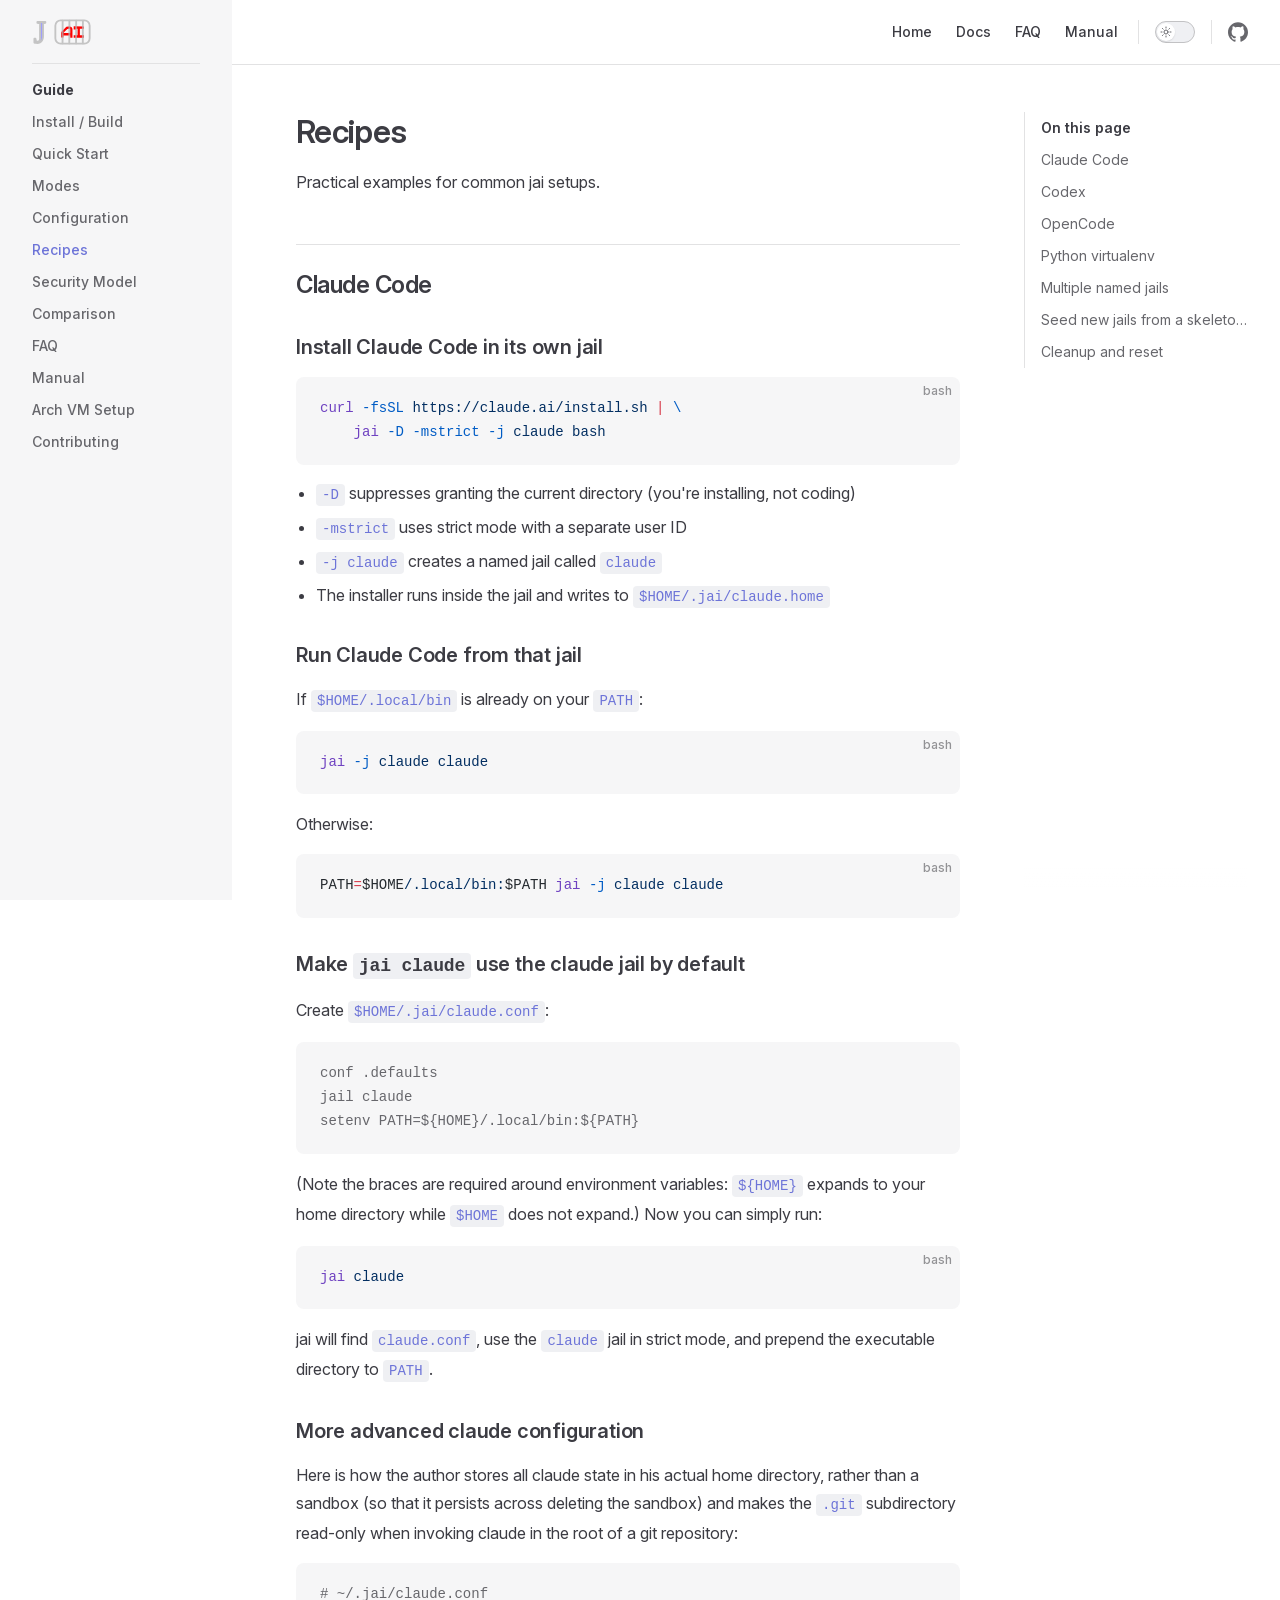
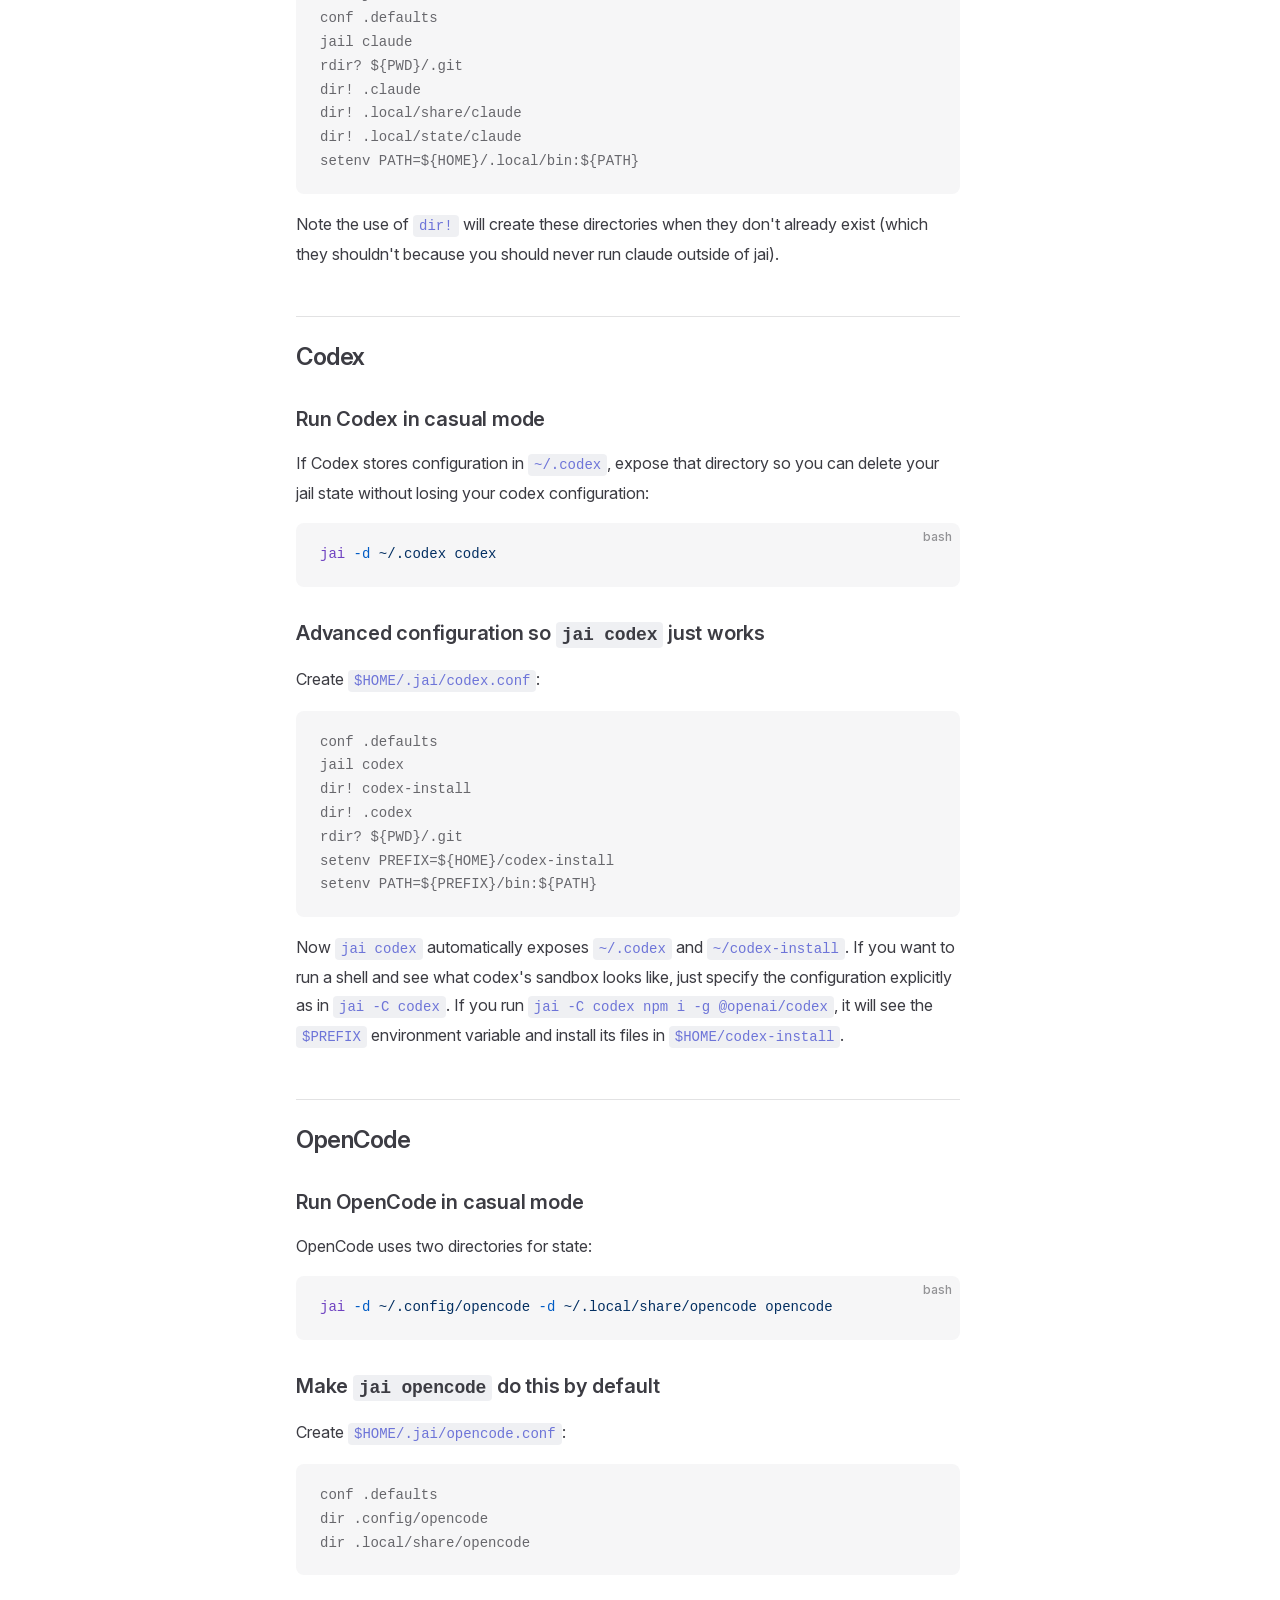
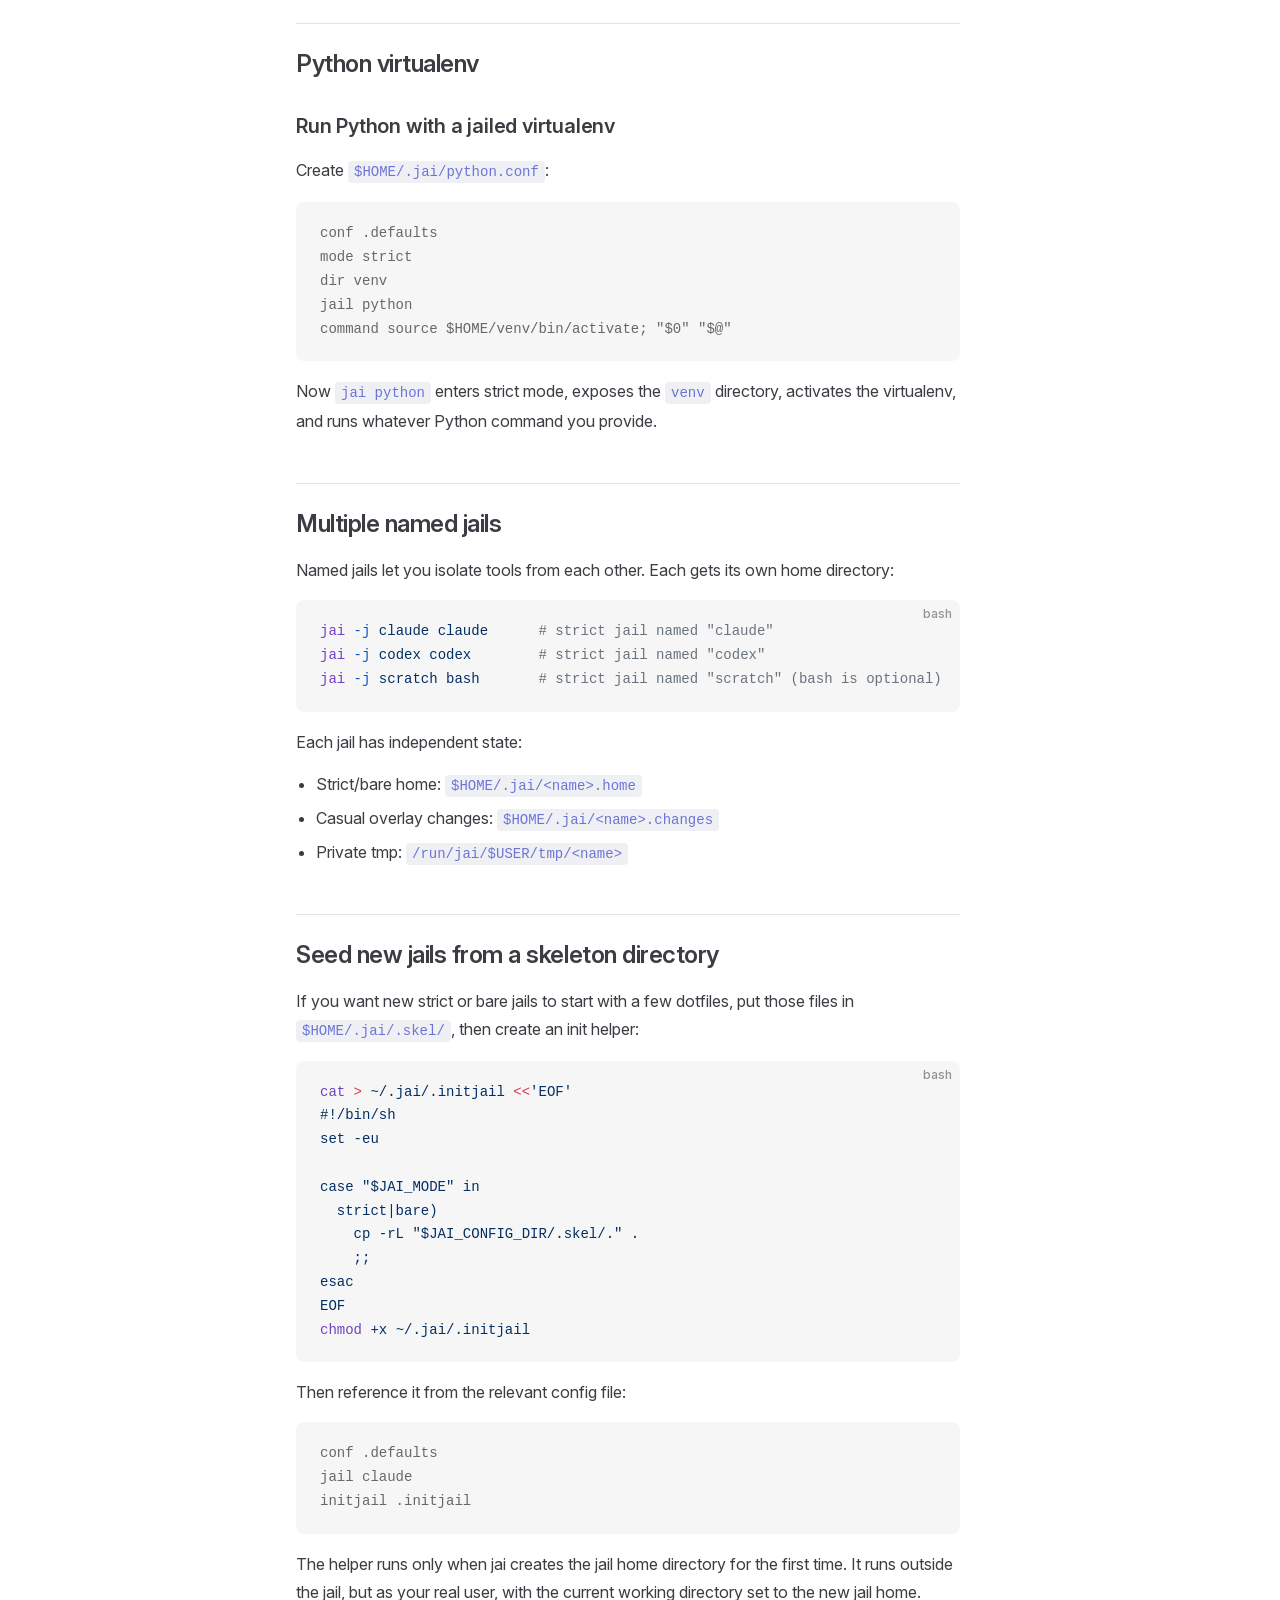
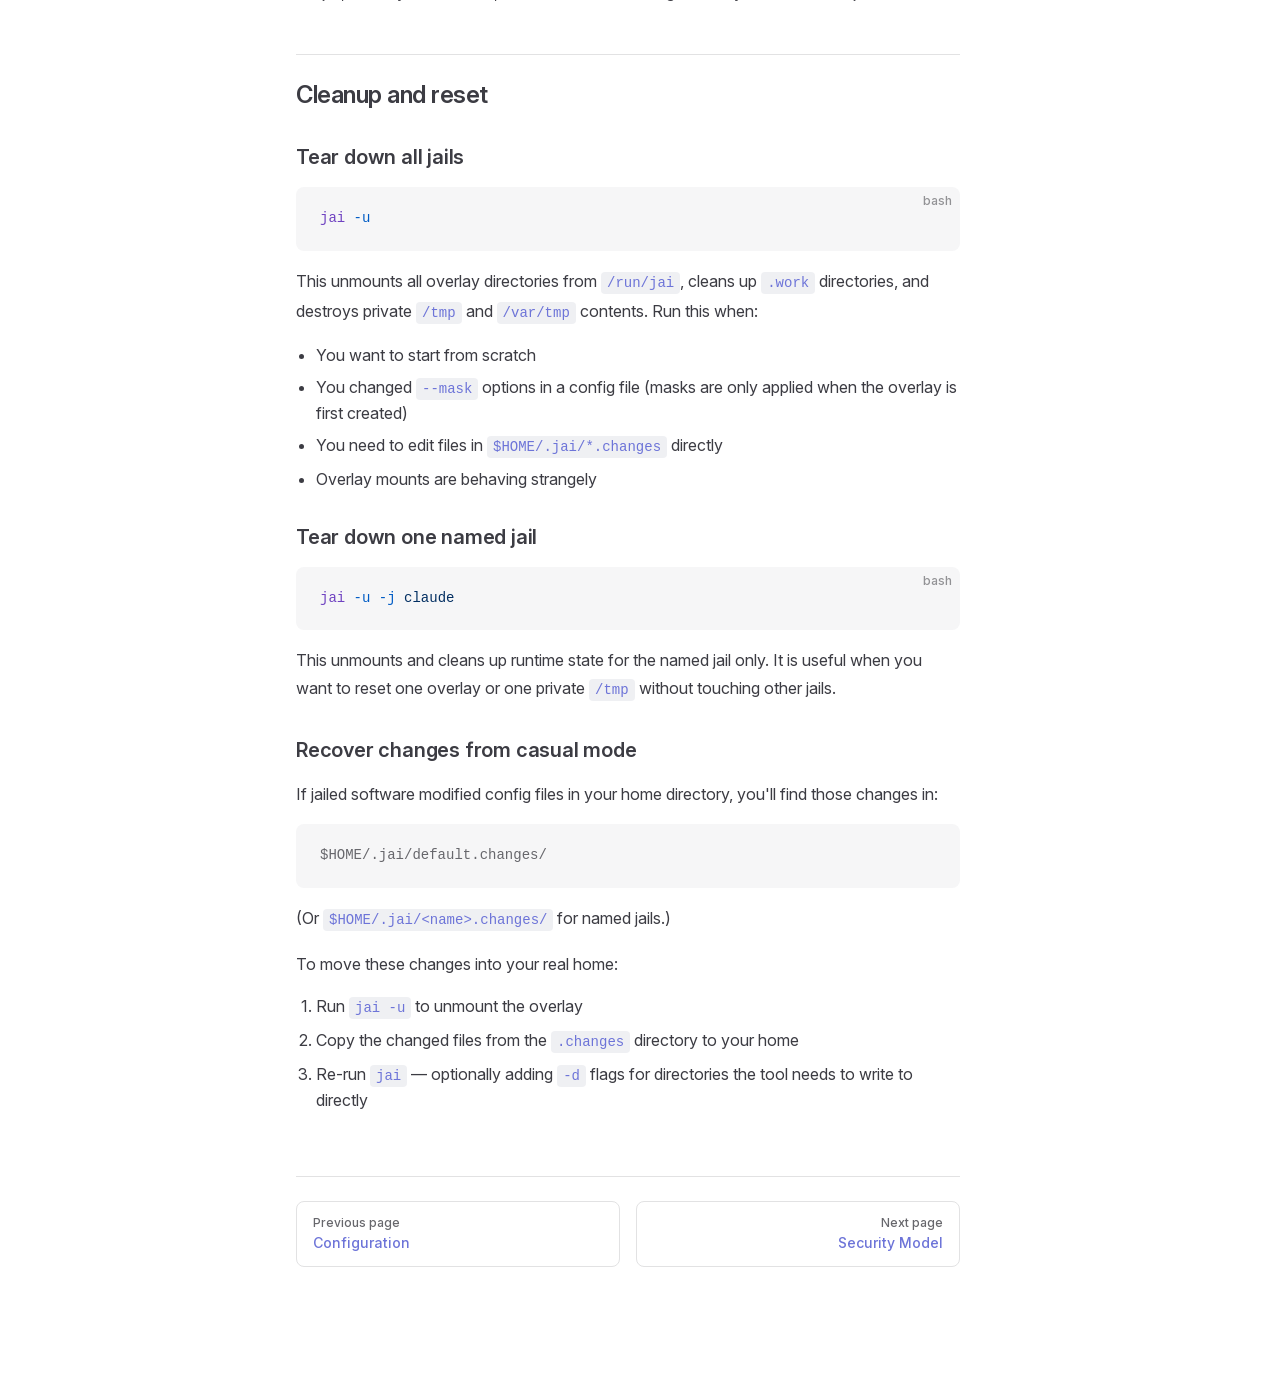
<file: recipes.html>
<!DOCTYPE html>
<html lang="en-US" dir="ltr">
  <head>
    <meta charset="utf-8">
    <meta name="viewport" content="width=device-width,initial-scale=1">
    <title>Recipes | jai - easy containment for AI agents</title>
    <meta name="description" content="Super-lightweight Linux sandbox for AI agents">
    <meta name="generator" content="VitePress v1.6.4">
    <link rel="preload stylesheet" href="/assets/style.BYW52mwf.css" as="style">
    <link rel="preload stylesheet" href="/vp-icons.css" as="style">
    
    <script type="module" src="/assets/app.BrpueRPc.js"></script>
    <link rel="preload" href="/assets/inter-roman-latin.Di8DUHzh.woff2" as="font" type="font/woff2" crossorigin="">
    <link rel="modulepreload" href="/assets/chunks/theme.Dvjj_dE6.js">
    <link rel="modulepreload" href="/assets/chunks/framework.D7zHIyZF.js">
    <link rel="modulepreload" href="/assets/recipes.md.SSujxxqc.lean.js">
    <meta name="theme-color" content="#6d74d8">
    <script id="check-dark-mode">(()=>{const e=localStorage.getItem("vitepress-theme-appearance")||"auto",a=window.matchMedia("(prefers-color-scheme: dark)").matches;(!e||e==="auto"?a:e==="dark")&&document.documentElement.classList.add("dark")})();</script>
    <script id="check-mac-os">document.documentElement.classList.toggle("mac",/Mac|iPhone|iPod|iPad/i.test(navigator.platform));</script>
  </head>
  <body>
    <div id="app"><div class="Layout" data-v-d8b57b2d><!--[--><!--]--><!--[--><span tabindex="-1" data-v-fcbfc0e0></span><a href="#VPContent" class="VPSkipLink visually-hidden" data-v-fcbfc0e0>Skip to content</a><!--]--><!----><header class="VPNav" data-v-d8b57b2d data-v-7ad780c2><div class="VPNavBar" data-v-7ad780c2 data-v-9fd4d1dd><div class="wrapper" data-v-9fd4d1dd><div class="container" data-v-9fd4d1dd><div class="title" data-v-9fd4d1dd><div class="VPNavBarTitle has-sidebar" data-v-9fd4d1dd data-v-9f43907a><a class="title" href="/" data-v-9f43907a><!--[--><!--[--><!--[--><!--[--><div class="jai-brand nav"><img src="/assets/logo.C7a5JZI0.svg" alt="" aria-hidden="true"></div><!--]--><!--]--><!--]--><!--]--><!----><!----><!--[--><!--]--></a></div></div><div class="content" data-v-9fd4d1dd><div class="content-body" data-v-9fd4d1dd><!--[--><!--]--><div class="VPNavBarSearch search" data-v-9fd4d1dd><!----></div><nav aria-labelledby="main-nav-aria-label" class="VPNavBarMenu menu" data-v-9fd4d1dd data-v-afb2845e><span id="main-nav-aria-label" class="visually-hidden" data-v-afb2845e> Main Navigation </span><!--[--><!--[--><a class="VPLink link VPNavBarMenuLink" href="/" tabindex="0" data-v-afb2845e data-v-815115f5><!--[--><span data-v-815115f5>Home</span><!--]--></a><!--]--><!--[--><a class="VPLink link VPNavBarMenuLink" href="/install.html" tabindex="0" data-v-afb2845e data-v-815115f5><!--[--><span data-v-815115f5>Docs</span><!--]--></a><!--]--><!--[--><a class="VPLink link VPNavBarMenuLink" href="/faq.html" tabindex="0" data-v-afb2845e data-v-815115f5><!--[--><span data-v-815115f5>FAQ</span><!--]--></a><!--]--><!--[--><a class="VPLink link VPNavBarMenuLink" href="/jai.1.html" tabindex="0" data-v-afb2845e data-v-815115f5><!--[--><span data-v-815115f5>Manual</span><!--]--></a><!--]--><!--]--></nav><!----><div class="VPNavBarAppearance appearance" data-v-9fd4d1dd data-v-3f90c1a5><button class="VPSwitch VPSwitchAppearance" type="button" role="switch" title aria-checked="false" data-v-3f90c1a5 data-v-be9742d9 data-v-b4ccac88><span class="check" data-v-b4ccac88><span class="icon" data-v-b4ccac88><!--[--><span class="vpi-sun sun" data-v-be9742d9></span><span class="vpi-moon moon" data-v-be9742d9></span><!--]--></span></span></button></div><div class="VPSocialLinks VPNavBarSocialLinks social-links" data-v-9fd4d1dd data-v-ef6192dc data-v-e71e869c><!--[--><a class="VPSocialLink no-icon" href="https://github.com/stanford-scs/jai" aria-label="github" target="_blank" rel="noopener" data-v-e71e869c data-v-60a9a2d3><span class="vpi-social-github"></span></a><!--]--></div><div class="VPFlyout VPNavBarExtra extra" data-v-9fd4d1dd data-v-f953d92f data-v-bfe7971f><button type="button" class="button" aria-haspopup="true" aria-expanded="false" aria-label="extra navigation" data-v-bfe7971f><span class="vpi-more-horizontal icon" data-v-bfe7971f></span></button><div class="menu" data-v-bfe7971f><div class="VPMenu" data-v-bfe7971f data-v-20ed86d6><!----><!--[--><!--[--><!----><div class="group" data-v-f953d92f><div class="item appearance" data-v-f953d92f><p class="label" data-v-f953d92f>Appearance</p><div class="appearance-action" data-v-f953d92f><button class="VPSwitch VPSwitchAppearance" type="button" role="switch" title aria-checked="false" data-v-f953d92f data-v-be9742d9 data-v-b4ccac88><span class="check" data-v-b4ccac88><span class="icon" data-v-b4ccac88><!--[--><span class="vpi-sun sun" data-v-be9742d9></span><span class="vpi-moon moon" data-v-be9742d9></span><!--]--></span></span></button></div></div></div><div class="group" data-v-f953d92f><div class="item social-links" data-v-f953d92f><div class="VPSocialLinks social-links-list" data-v-f953d92f data-v-e71e869c><!--[--><a class="VPSocialLink no-icon" href="https://github.com/stanford-scs/jai" aria-label="github" target="_blank" rel="noopener" data-v-e71e869c data-v-60a9a2d3><span class="vpi-social-github"></span></a><!--]--></div></div></div><!--]--><!--]--></div></div></div><!--[--><!--]--><button type="button" class="VPNavBarHamburger hamburger" aria-label="mobile navigation" aria-expanded="false" aria-controls="VPNavScreen" data-v-9fd4d1dd data-v-6bee1efd><span class="container" data-v-6bee1efd><span class="top" data-v-6bee1efd></span><span class="middle" data-v-6bee1efd></span><span class="bottom" data-v-6bee1efd></span></span></button></div></div></div></div><div class="divider" data-v-9fd4d1dd><div class="divider-line" data-v-9fd4d1dd></div></div></div><!----></header><div class="VPLocalNav has-sidebar empty" data-v-d8b57b2d data-v-2488c25a><div class="container" data-v-2488c25a><button class="menu" aria-expanded="false" aria-controls="VPSidebarNav" data-v-2488c25a><span class="vpi-align-left menu-icon" data-v-2488c25a></span><span class="menu-text" data-v-2488c25a>Menu</span></button><div class="VPLocalNavOutlineDropdown" style="--vp-vh:0px;" data-v-2488c25a data-v-6b867909><button data-v-6b867909>Return to top</button><!----></div></div></div><aside class="VPSidebar" data-v-d8b57b2d data-v-42c4c606><div class="curtain" data-v-42c4c606></div><nav class="nav" id="VPSidebarNav" aria-labelledby="sidebar-aria-label" tabindex="-1" data-v-42c4c606><span class="visually-hidden" id="sidebar-aria-label" data-v-42c4c606> Sidebar Navigation </span><!--[--><!--]--><!--[--><div class="no-transition group" data-v-51288d80><section class="VPSidebarItem level-0 has-active" data-v-51288d80 data-v-0009425e><div class="item" role="button" tabindex="0" data-v-0009425e><div class="indicator" data-v-0009425e></div><h2 class="text" data-v-0009425e>Guide</h2><!----></div><div class="items" data-v-0009425e><!--[--><div class="VPSidebarItem level-1 is-link" data-v-0009425e data-v-0009425e><div class="item" data-v-0009425e><div class="indicator" data-v-0009425e></div><a class="VPLink link link" href="/install.html" data-v-0009425e><!--[--><p class="text" data-v-0009425e>Install / Build</p><!--]--></a><!----></div><!----></div><div class="VPSidebarItem level-1 is-link" data-v-0009425e data-v-0009425e><div class="item" data-v-0009425e><div class="indicator" data-v-0009425e></div><a class="VPLink link link" href="/quick-start.html" data-v-0009425e><!--[--><p class="text" data-v-0009425e>Quick Start</p><!--]--></a><!----></div><!----></div><div class="VPSidebarItem level-1 is-link" data-v-0009425e data-v-0009425e><div class="item" data-v-0009425e><div class="indicator" data-v-0009425e></div><a class="VPLink link link" href="/modes.html" data-v-0009425e><!--[--><p class="text" data-v-0009425e>Modes</p><!--]--></a><!----></div><!----></div><div class="VPSidebarItem level-1 is-link" data-v-0009425e data-v-0009425e><div class="item" data-v-0009425e><div class="indicator" data-v-0009425e></div><a class="VPLink link link" href="/configuration.html" data-v-0009425e><!--[--><p class="text" data-v-0009425e>Configuration</p><!--]--></a><!----></div><!----></div><div class="VPSidebarItem level-1 is-link" data-v-0009425e data-v-0009425e><div class="item" data-v-0009425e><div class="indicator" data-v-0009425e></div><a class="VPLink link link" href="/recipes.html" data-v-0009425e><!--[--><p class="text" data-v-0009425e>Recipes</p><!--]--></a><!----></div><!----></div><div class="VPSidebarItem level-1 is-link" data-v-0009425e data-v-0009425e><div class="item" data-v-0009425e><div class="indicator" data-v-0009425e></div><a class="VPLink link link" href="/security.html" data-v-0009425e><!--[--><p class="text" data-v-0009425e>Security Model</p><!--]--></a><!----></div><!----></div><div class="VPSidebarItem level-1 is-link" data-v-0009425e data-v-0009425e><div class="item" data-v-0009425e><div class="indicator" data-v-0009425e></div><a class="VPLink link link" href="/comparison.html" data-v-0009425e><!--[--><p class="text" data-v-0009425e>Comparison</p><!--]--></a><!----></div><!----></div><div class="VPSidebarItem level-1 is-link" data-v-0009425e data-v-0009425e><div class="item" data-v-0009425e><div class="indicator" data-v-0009425e></div><a class="VPLink link link" href="/faq.html" data-v-0009425e><!--[--><p class="text" data-v-0009425e>FAQ</p><!--]--></a><!----></div><!----></div><div class="VPSidebarItem level-1 is-link" data-v-0009425e data-v-0009425e><div class="item" data-v-0009425e><div class="indicator" data-v-0009425e></div><a class="VPLink link link" href="/jai.1.html" data-v-0009425e><!--[--><p class="text" data-v-0009425e>Manual</p><!--]--></a><!----></div><!----></div><div class="VPSidebarItem level-1 is-link" data-v-0009425e data-v-0009425e><div class="item" data-v-0009425e><div class="indicator" data-v-0009425e></div><a class="VPLink link link" href="/arch-vm.html" data-v-0009425e><!--[--><p class="text" data-v-0009425e>Arch VM Setup</p><!--]--></a><!----></div><!----></div><div class="VPSidebarItem level-1 is-link" data-v-0009425e data-v-0009425e><div class="item" data-v-0009425e><div class="indicator" data-v-0009425e></div><a class="VPLink link link" href="/contributing.html" data-v-0009425e><!--[--><p class="text" data-v-0009425e>Contributing</p><!--]--></a><!----></div><!----></div><!--]--></div></section></div><!--]--><!--[--><!--]--></nav></aside><div class="VPContent has-sidebar" id="VPContent" data-v-d8b57b2d data-v-9a6c75ad><div class="VPDoc has-sidebar has-aside" data-v-9a6c75ad data-v-e6f2a212><!--[--><!--]--><div class="container" data-v-e6f2a212><div class="aside" data-v-e6f2a212><div class="aside-curtain" data-v-e6f2a212></div><div class="aside-container" data-v-e6f2a212><div class="aside-content" data-v-e6f2a212><div class="VPDocAside" data-v-e6f2a212 data-v-cb998dce><!--[--><!--]--><!--[--><!--]--><nav aria-labelledby="doc-outline-aria-label" class="VPDocAsideOutline" data-v-cb998dce data-v-f610f197><div class="content" data-v-f610f197><div class="outline-marker" data-v-f610f197></div><div aria-level="2" class="outline-title" id="doc-outline-aria-label" role="heading" data-v-f610f197>On this page</div><ul class="VPDocOutlineItem root" data-v-f610f197 data-v-53c99d69><!--[--><!--]--></ul></div></nav><!--[--><!--]--><div class="spacer" data-v-cb998dce></div><!--[--><!--]--><!----><!--[--><!--]--><!--[--><!--]--></div></div></div></div><div class="content" data-v-e6f2a212><div class="content-container" data-v-e6f2a212><!--[--><!--]--><main class="main" data-v-e6f2a212><div style="position:relative;" class="vp-doc _recipes" data-v-e6f2a212><div><h1 id="recipes" tabindex="-1">Recipes <a class="header-anchor" href="#recipes" aria-label="Permalink to &quot;Recipes&quot;">​</a></h1><p>Practical examples for common jai setups.</p><h2 id="claude-code" tabindex="-1">Claude Code <a class="header-anchor" href="#claude-code" aria-label="Permalink to &quot;Claude Code&quot;">​</a></h2><h3 id="install-claude-code-in-its-own-jail" tabindex="-1">Install Claude Code in its own jail <a class="header-anchor" href="#install-claude-code-in-its-own-jail" aria-label="Permalink to &quot;Install Claude Code in its own jail&quot;">​</a></h3><div class="language-bash vp-adaptive-theme"><button title="Copy Code" class="copy"></button><span class="lang">bash</span><pre class="shiki shiki-themes github-light github-dark vp-code" tabindex="0"><code><span class="line"><span style="--shiki-light:#6F42C1;--shiki-dark:#B392F0;">curl</span><span style="--shiki-light:#005CC5;--shiki-dark:#79B8FF;"> -fsSL</span><span style="--shiki-light:#032F62;--shiki-dark:#9ECBFF;"> https://claude.ai/install.sh</span><span style="--shiki-light:#D73A49;--shiki-dark:#F97583;"> |</span><span style="--shiki-light:#005CC5;--shiki-dark:#79B8FF;"> \</span></span>
<span class="line"><span style="--shiki-light:#6F42C1;--shiki-dark:#B392F0;">    jai</span><span style="--shiki-light:#005CC5;--shiki-dark:#79B8FF;"> -D</span><span style="--shiki-light:#005CC5;--shiki-dark:#79B8FF;"> -mstrict</span><span style="--shiki-light:#005CC5;--shiki-dark:#79B8FF;"> -j</span><span style="--shiki-light:#032F62;--shiki-dark:#9ECBFF;"> claude</span><span style="--shiki-light:#032F62;--shiki-dark:#9ECBFF;"> bash</span></span></code></pre></div><ul><li><code>-D</code> suppresses granting the current directory (you&#39;re installing, not coding)</li><li><code>-mstrict</code> uses strict mode with a separate user ID</li><li><code>-j claude</code> creates a named jail called <code>claude</code></li><li>The installer runs inside the jail and writes to <code>$HOME/.jai/claude.home</code></li></ul><h3 id="run-claude-code-from-that-jail" tabindex="-1">Run Claude Code from that jail <a class="header-anchor" href="#run-claude-code-from-that-jail" aria-label="Permalink to &quot;Run Claude Code from that jail&quot;">​</a></h3><p>If <code>$HOME/.local/bin</code> is already on your <code>PATH</code>:</p><div class="language-bash vp-adaptive-theme"><button title="Copy Code" class="copy"></button><span class="lang">bash</span><pre class="shiki shiki-themes github-light github-dark vp-code" tabindex="0"><code><span class="line"><span style="--shiki-light:#6F42C1;--shiki-dark:#B392F0;">jai</span><span style="--shiki-light:#005CC5;--shiki-dark:#79B8FF;"> -j</span><span style="--shiki-light:#032F62;--shiki-dark:#9ECBFF;"> claude</span><span style="--shiki-light:#032F62;--shiki-dark:#9ECBFF;"> claude</span></span></code></pre></div><p>Otherwise:</p><div class="language-bash vp-adaptive-theme"><button title="Copy Code" class="copy"></button><span class="lang">bash</span><pre class="shiki shiki-themes github-light github-dark vp-code" tabindex="0"><code><span class="line"><span style="--shiki-light:#24292E;--shiki-dark:#E1E4E8;">PATH</span><span style="--shiki-light:#D73A49;--shiki-dark:#F97583;">=</span><span style="--shiki-light:#24292E;--shiki-dark:#E1E4E8;">$HOME</span><span style="--shiki-light:#032F62;--shiki-dark:#9ECBFF;">/.local/bin:</span><span style="--shiki-light:#24292E;--shiki-dark:#E1E4E8;">$PATH </span><span style="--shiki-light:#6F42C1;--shiki-dark:#B392F0;">jai</span><span style="--shiki-light:#005CC5;--shiki-dark:#79B8FF;"> -j</span><span style="--shiki-light:#032F62;--shiki-dark:#9ECBFF;"> claude</span><span style="--shiki-light:#032F62;--shiki-dark:#9ECBFF;"> claude</span></span></code></pre></div><h3 id="make-jai-claude-use-the-claude-jail-by-default" tabindex="-1">Make <code>jai claude</code> use the claude jail by default <a class="header-anchor" href="#make-jai-claude-use-the-claude-jail-by-default" aria-label="Permalink to &quot;Make `jai claude` use the claude jail by default&quot;">​</a></h3><p>Create <code>$HOME/.jai/claude.conf</code>:</p><div class="language- vp-adaptive-theme"><button title="Copy Code" class="copy"></button><span class="lang"></span><pre class="shiki shiki-themes github-light github-dark vp-code" tabindex="0"><code><span class="line"><span>conf .defaults</span></span>
<span class="line"><span>jail claude</span></span>
<span class="line"><span>setenv PATH=${HOME}/.local/bin:${PATH}</span></span></code></pre></div><p>(Note the braces are required around environment variables: <code>${HOME}</code> expands to your home directory while <code>$HOME</code> does not expand.) Now you can simply run:</p><div class="language-bash vp-adaptive-theme"><button title="Copy Code" class="copy"></button><span class="lang">bash</span><pre class="shiki shiki-themes github-light github-dark vp-code" tabindex="0"><code><span class="line"><span style="--shiki-light:#6F42C1;--shiki-dark:#B392F0;">jai</span><span style="--shiki-light:#032F62;--shiki-dark:#9ECBFF;"> claude</span></span></code></pre></div><p>jai will find <code>claude.conf</code>, use the <code>claude</code> jail in strict mode, and prepend the executable directory to <code>PATH</code>.</p><h3 id="more-advanced-claude-configuration" tabindex="-1">More advanced claude configuration <a class="header-anchor" href="#more-advanced-claude-configuration" aria-label="Permalink to &quot;More advanced claude configuration&quot;">​</a></h3><p>Here is how the author stores all claude state in his actual home directory, rather than a sandbox (so that it persists across deleting the sandbox) and makes the <code>.git</code> subdirectory read-only when invoking claude in the root of a git repository:</p><div class="language- vp-adaptive-theme"><button title="Copy Code" class="copy"></button><span class="lang"></span><pre class="shiki shiki-themes github-light github-dark vp-code" tabindex="0"><code><span class="line"><span># ~/.jai/claude.conf</span></span>
<span class="line"><span>conf .defaults</span></span>
<span class="line"><span>jail claude</span></span>
<span class="line"><span>rdir? ${PWD}/.git</span></span>
<span class="line"><span>dir! .claude</span></span>
<span class="line"><span>dir! .local/share/claude</span></span>
<span class="line"><span>dir! .local/state/claude</span></span>
<span class="line"><span>setenv PATH=${HOME}/.local/bin:${PATH}</span></span></code></pre></div><p>Note the use of <code>dir!</code> will create these directories when they don&#39;t already exist (which they shouldn&#39;t because you should never run claude outside of jai).</p><h2 id="codex" tabindex="-1">Codex <a class="header-anchor" href="#codex" aria-label="Permalink to &quot;Codex&quot;">​</a></h2><h3 id="run-codex-in-casual-mode" tabindex="-1">Run Codex in casual mode <a class="header-anchor" href="#run-codex-in-casual-mode" aria-label="Permalink to &quot;Run Codex in casual mode&quot;">​</a></h3><p>If Codex stores configuration in <code>~/.codex</code>, expose that directory so you can delete your jail state without losing your codex configuration:</p><div class="language-bash vp-adaptive-theme"><button title="Copy Code" class="copy"></button><span class="lang">bash</span><pre class="shiki shiki-themes github-light github-dark vp-code" tabindex="0"><code><span class="line"><span style="--shiki-light:#6F42C1;--shiki-dark:#B392F0;">jai</span><span style="--shiki-light:#005CC5;--shiki-dark:#79B8FF;"> -d</span><span style="--shiki-light:#032F62;--shiki-dark:#9ECBFF;"> ~/.codex</span><span style="--shiki-light:#032F62;--shiki-dark:#9ECBFF;"> codex</span></span></code></pre></div><h3 id="advanced-configuration-so-jai-codex-just-works" tabindex="-1">Advanced configuration so <code>jai codex</code> just works <a class="header-anchor" href="#advanced-configuration-so-jai-codex-just-works" aria-label="Permalink to &quot;Advanced configuration so `jai codex` just works&quot;">​</a></h3><p>Create <code>$HOME/.jai/codex.conf</code>:</p><div class="language- vp-adaptive-theme"><button title="Copy Code" class="copy"></button><span class="lang"></span><pre class="shiki shiki-themes github-light github-dark vp-code" tabindex="0"><code><span class="line"><span>conf .defaults</span></span>
<span class="line"><span>jail codex</span></span>
<span class="line"><span>dir! codex-install</span></span>
<span class="line"><span>dir! .codex</span></span>
<span class="line"><span>rdir? ${PWD}/.git</span></span>
<span class="line"><span>setenv PREFIX=${HOME}/codex-install</span></span>
<span class="line"><span>setenv PATH=${PREFIX}/bin:${PATH}</span></span></code></pre></div><p>Now <code>jai codex</code> automatically exposes <code>~/.codex</code> and <code>~/codex-install</code>. If you want to run a shell and see what codex&#39;s sandbox looks like, just specify the configuration explicitly as in <code>jai -C codex</code>. If you run <code>jai -C codex npm i -g @openai/codex</code>, it will see the <code>$PREFIX</code> environment variable and install its files in <code>$HOME/codex-install</code>.</p><h2 id="opencode" tabindex="-1">OpenCode <a class="header-anchor" href="#opencode" aria-label="Permalink to &quot;OpenCode&quot;">​</a></h2><h3 id="run-opencode-in-casual-mode" tabindex="-1">Run OpenCode in casual mode <a class="header-anchor" href="#run-opencode-in-casual-mode" aria-label="Permalink to &quot;Run OpenCode in casual mode&quot;">​</a></h3><p>OpenCode uses two directories for state:</p><div class="language-bash vp-adaptive-theme"><button title="Copy Code" class="copy"></button><span class="lang">bash</span><pre class="shiki shiki-themes github-light github-dark vp-code" tabindex="0"><code><span class="line"><span style="--shiki-light:#6F42C1;--shiki-dark:#B392F0;">jai</span><span style="--shiki-light:#005CC5;--shiki-dark:#79B8FF;"> -d</span><span style="--shiki-light:#032F62;--shiki-dark:#9ECBFF;"> ~/.config/opencode</span><span style="--shiki-light:#005CC5;--shiki-dark:#79B8FF;"> -d</span><span style="--shiki-light:#032F62;--shiki-dark:#9ECBFF;"> ~/.local/share/opencode</span><span style="--shiki-light:#032F62;--shiki-dark:#9ECBFF;"> opencode</span></span></code></pre></div><h3 id="make-jai-opencode-do-this-by-default" tabindex="-1">Make <code>jai opencode</code> do this by default <a class="header-anchor" href="#make-jai-opencode-do-this-by-default" aria-label="Permalink to &quot;Make `jai opencode` do this by default&quot;">​</a></h3><p>Create <code>$HOME/.jai/opencode.conf</code>:</p><div class="language- vp-adaptive-theme"><button title="Copy Code" class="copy"></button><span class="lang"></span><pre class="shiki shiki-themes github-light github-dark vp-code" tabindex="0"><code><span class="line"><span>conf .defaults</span></span>
<span class="line"><span>dir .config/opencode</span></span>
<span class="line"><span>dir .local/share/opencode</span></span></code></pre></div><h2 id="python-virtualenv" tabindex="-1">Python virtualenv <a class="header-anchor" href="#python-virtualenv" aria-label="Permalink to &quot;Python virtualenv&quot;">​</a></h2><h3 id="run-python-with-a-jailed-virtualenv" tabindex="-1">Run Python with a jailed virtualenv <a class="header-anchor" href="#run-python-with-a-jailed-virtualenv" aria-label="Permalink to &quot;Run Python with a jailed virtualenv&quot;">​</a></h3><p>Create <code>$HOME/.jai/python.conf</code>:</p><div class="language- vp-adaptive-theme"><button title="Copy Code" class="copy"></button><span class="lang"></span><pre class="shiki shiki-themes github-light github-dark vp-code" tabindex="0"><code><span class="line"><span>conf .defaults</span></span>
<span class="line"><span>mode strict</span></span>
<span class="line"><span>dir venv</span></span>
<span class="line"><span>jail python</span></span>
<span class="line"><span>command source $HOME/venv/bin/activate; &quot;$0&quot; &quot;$@&quot;</span></span></code></pre></div><p>Now <code>jai python</code> enters strict mode, exposes the <code>venv</code> directory, activates the virtualenv, and runs whatever Python command you provide.</p><h2 id="multiple-named-jails" tabindex="-1">Multiple named jails <a class="header-anchor" href="#multiple-named-jails" aria-label="Permalink to &quot;Multiple named jails&quot;">​</a></h2><p>Named jails let you isolate tools from each other. Each gets its own home directory:</p><div class="language-bash vp-adaptive-theme"><button title="Copy Code" class="copy"></button><span class="lang">bash</span><pre class="shiki shiki-themes github-light github-dark vp-code" tabindex="0"><code><span class="line"><span style="--shiki-light:#6F42C1;--shiki-dark:#B392F0;">jai</span><span style="--shiki-light:#005CC5;--shiki-dark:#79B8FF;"> -j</span><span style="--shiki-light:#032F62;--shiki-dark:#9ECBFF;"> claude</span><span style="--shiki-light:#032F62;--shiki-dark:#9ECBFF;"> claude</span><span style="--shiki-light:#6A737D;--shiki-dark:#6A737D;">      # strict jail named &quot;claude&quot;</span></span>
<span class="line"><span style="--shiki-light:#6F42C1;--shiki-dark:#B392F0;">jai</span><span style="--shiki-light:#005CC5;--shiki-dark:#79B8FF;"> -j</span><span style="--shiki-light:#032F62;--shiki-dark:#9ECBFF;"> codex</span><span style="--shiki-light:#032F62;--shiki-dark:#9ECBFF;"> codex</span><span style="--shiki-light:#6A737D;--shiki-dark:#6A737D;">        # strict jail named &quot;codex&quot;</span></span>
<span class="line"><span style="--shiki-light:#6F42C1;--shiki-dark:#B392F0;">jai</span><span style="--shiki-light:#005CC5;--shiki-dark:#79B8FF;"> -j</span><span style="--shiki-light:#032F62;--shiki-dark:#9ECBFF;"> scratch</span><span style="--shiki-light:#032F62;--shiki-dark:#9ECBFF;"> bash</span><span style="--shiki-light:#6A737D;--shiki-dark:#6A737D;">       # strict jail named &quot;scratch&quot; (bash is optional)</span></span></code></pre></div><p>Each jail has independent state:</p><ul><li>Strict/bare home: <code>$HOME/.jai/&lt;name&gt;.home</code></li><li>Casual overlay changes: <code>$HOME/.jai/&lt;name&gt;.changes</code></li><li>Private tmp: <code>/run/jai/$USER/tmp/&lt;name&gt;</code></li></ul><h2 id="seed-new-jails-from-a-skeleton-directory" tabindex="-1">Seed new jails from a skeleton directory <a class="header-anchor" href="#seed-new-jails-from-a-skeleton-directory" aria-label="Permalink to &quot;Seed new jails from a skeleton directory&quot;">​</a></h2><p>If you want new strict or bare jails to start with a few dotfiles, put those files in <code>$HOME/.jai/.skel/</code>, then create an init helper:</p><div class="language-bash vp-adaptive-theme"><button title="Copy Code" class="copy"></button><span class="lang">bash</span><pre class="shiki shiki-themes github-light github-dark vp-code" tabindex="0"><code><span class="line"><span style="--shiki-light:#6F42C1;--shiki-dark:#B392F0;">cat</span><span style="--shiki-light:#D73A49;--shiki-dark:#F97583;"> &gt;</span><span style="--shiki-light:#032F62;--shiki-dark:#9ECBFF;"> ~/.jai/.initjail</span><span style="--shiki-light:#D73A49;--shiki-dark:#F97583;"> &lt;&lt;</span><span style="--shiki-light:#032F62;--shiki-dark:#9ECBFF;">&#39;EOF&#39;</span></span>
<span class="line"><span style="--shiki-light:#032F62;--shiki-dark:#9ECBFF;">#!/bin/sh</span></span>
<span class="line"><span style="--shiki-light:#032F62;--shiki-dark:#9ECBFF;">set -eu</span></span>
<span class="line"></span>
<span class="line"><span style="--shiki-light:#032F62;--shiki-dark:#9ECBFF;">case &quot;$JAI_MODE&quot; in</span></span>
<span class="line"><span style="--shiki-light:#032F62;--shiki-dark:#9ECBFF;">  strict|bare)</span></span>
<span class="line"><span style="--shiki-light:#032F62;--shiki-dark:#9ECBFF;">    cp -rL &quot;$JAI_CONFIG_DIR/.skel/.&quot; .</span></span>
<span class="line"><span style="--shiki-light:#032F62;--shiki-dark:#9ECBFF;">    ;;</span></span>
<span class="line"><span style="--shiki-light:#032F62;--shiki-dark:#9ECBFF;">esac</span></span>
<span class="line"><span style="--shiki-light:#032F62;--shiki-dark:#9ECBFF;">EOF</span></span>
<span class="line"><span style="--shiki-light:#6F42C1;--shiki-dark:#B392F0;">chmod</span><span style="--shiki-light:#032F62;--shiki-dark:#9ECBFF;"> +x</span><span style="--shiki-light:#032F62;--shiki-dark:#9ECBFF;"> ~/.jai/.initjail</span></span></code></pre></div><p>Then reference it from the relevant config file:</p><div class="language- vp-adaptive-theme"><button title="Copy Code" class="copy"></button><span class="lang"></span><pre class="shiki shiki-themes github-light github-dark vp-code" tabindex="0"><code><span class="line"><span>conf .defaults</span></span>
<span class="line"><span>jail claude</span></span>
<span class="line"><span>initjail .initjail</span></span></code></pre></div><p>The helper runs only when jai creates the jail home directory for the first time. It runs outside the jail, but as your real user, with the current working directory set to the new jail home.</p><h2 id="cleanup-and-reset" tabindex="-1">Cleanup and reset <a class="header-anchor" href="#cleanup-and-reset" aria-label="Permalink to &quot;Cleanup and reset&quot;">​</a></h2><h3 id="tear-down-all-jails" tabindex="-1">Tear down all jails <a class="header-anchor" href="#tear-down-all-jails" aria-label="Permalink to &quot;Tear down all jails&quot;">​</a></h3><div class="language-bash vp-adaptive-theme"><button title="Copy Code" class="copy"></button><span class="lang">bash</span><pre class="shiki shiki-themes github-light github-dark vp-code" tabindex="0"><code><span class="line"><span style="--shiki-light:#6F42C1;--shiki-dark:#B392F0;">jai</span><span style="--shiki-light:#005CC5;--shiki-dark:#79B8FF;"> -u</span></span></code></pre></div><p>This unmounts all overlay directories from <code>/run/jai</code>, cleans up <code>.work</code> directories, and destroys private <code>/tmp</code> and <code>/var/tmp</code> contents. Run this when:</p><ul><li>You want to start from scratch</li><li>You changed <code>--mask</code> options in a config file (masks are only applied when the overlay is first created)</li><li>You need to edit files in <code>$HOME/.jai/*.changes</code> directly</li><li>Overlay mounts are behaving strangely</li></ul><h3 id="tear-down-one-named-jail" tabindex="-1">Tear down one named jail <a class="header-anchor" href="#tear-down-one-named-jail" aria-label="Permalink to &quot;Tear down one named jail&quot;">​</a></h3><div class="language-bash vp-adaptive-theme"><button title="Copy Code" class="copy"></button><span class="lang">bash</span><pre class="shiki shiki-themes github-light github-dark vp-code" tabindex="0"><code><span class="line"><span style="--shiki-light:#6F42C1;--shiki-dark:#B392F0;">jai</span><span style="--shiki-light:#005CC5;--shiki-dark:#79B8FF;"> -u</span><span style="--shiki-light:#005CC5;--shiki-dark:#79B8FF;"> -j</span><span style="--shiki-light:#032F62;--shiki-dark:#9ECBFF;"> claude</span></span></code></pre></div><p>This unmounts and cleans up runtime state for the named jail only. It is useful when you want to reset one overlay or one private <code>/tmp</code> without touching other jails.</p><h3 id="recover-changes-from-casual-mode" tabindex="-1">Recover changes from casual mode <a class="header-anchor" href="#recover-changes-from-casual-mode" aria-label="Permalink to &quot;Recover changes from casual mode&quot;">​</a></h3><p>If jailed software modified config files in your home directory, you&#39;ll find those changes in:</p><div class="language- vp-adaptive-theme"><button title="Copy Code" class="copy"></button><span class="lang"></span><pre class="shiki shiki-themes github-light github-dark vp-code" tabindex="0"><code><span class="line"><span>$HOME/.jai/default.changes/</span></span></code></pre></div><p>(Or <code>$HOME/.jai/&lt;name&gt;.changes/</code> for named jails.)</p><p>To move these changes into your real home:</p><ol><li>Run <code>jai -u</code> to unmount the overlay</li><li>Copy the changed files from the <code>.changes</code> directory to your home</li><li>Re-run <code>jai</code> — optionally adding <code>-d</code> flags for directories the tool needs to write to directly</li></ol></div></div></main><footer class="VPDocFooter" data-v-e6f2a212 data-v-1bcd8184><!--[--><!--]--><!----><nav class="prev-next" aria-labelledby="doc-footer-aria-label" data-v-1bcd8184><span class="visually-hidden" id="doc-footer-aria-label" data-v-1bcd8184>Pager</span><div class="pager" data-v-1bcd8184><a class="VPLink link pager-link prev" href="/configuration.html" data-v-1bcd8184><!--[--><span class="desc" data-v-1bcd8184>Previous page</span><span class="title" data-v-1bcd8184>Configuration</span><!--]--></a></div><div class="pager" data-v-1bcd8184><a class="VPLink link pager-link next" href="/security.html" data-v-1bcd8184><!--[--><span class="desc" data-v-1bcd8184>Next page</span><span class="title" data-v-1bcd8184>Security Model</span><!--]--></a></div></nav></footer><!--[--><!--]--></div></div></div><!--[--><!--]--></div></div><footer class="VPFooter has-sidebar" data-v-d8b57b2d data-v-566314d4><div class="container" data-v-566314d4><p class="message" data-v-566314d4>Stanford <a href="https://www.scs.stanford.edu/">SCS</a> and <a href="https://fdc.stanford.edu">FDCI</a></p><!----></div></footer><!--[--><!--]--></div></div>
    <script>window.__VP_HASH_MAP__=JSON.parse("{\"arch-vm.md\":\"C6MKwmxR\",\"comparison.md\":\"D2zLo0gn\",\"configuration.md\":\"CNivb8Nd\",\"contributing.md\":\"D4m3iJVb\",\"faq.md\":\"C-2zPZwo\",\"index.md\":\"RLLI2Iuz\",\"install.md\":\"C6gbkqf0\",\"jai.1.md\":\"j8RJZ1tO\",\"modes.md\":\"DXrzCtUB\",\"quick-start.md\":\"B-2snAY4\",\"recipes.md\":\"SSujxxqc\",\"security.md\":\"Dh8Z0ZJg\"}");window.__VP_SITE_DATA__=JSON.parse("{\"lang\":\"en-US\",\"dir\":\"ltr\",\"title\":\"jai - easy containment for AI agents\",\"description\":\"Super-lightweight Linux sandbox for AI agents\",\"base\":\"/\",\"head\":[],\"router\":{\"prefetchLinks\":true},\"appearance\":true,\"themeConfig\":{\"siteTitle\":false,\"nav\":[{\"text\":\"Home\",\"link\":\"/\"},{\"text\":\"Docs\",\"link\":\"/install\"},{\"text\":\"FAQ\",\"link\":\"/faq\"},{\"text\":\"Manual\",\"link\":\"jai.1\"}],\"sidebar\":[{\"text\":\"Guide\",\"items\":[{\"text\":\"Install / Build\",\"link\":\"/install\"},{\"text\":\"Quick Start\",\"link\":\"/quick-start\"},{\"text\":\"Modes\",\"link\":\"/modes\"},{\"text\":\"Configuration\",\"link\":\"/configuration\"},{\"text\":\"Recipes\",\"link\":\"/recipes\"},{\"text\":\"Security Model\",\"link\":\"/security\"},{\"text\":\"Comparison\",\"link\":\"/comparison\"},{\"text\":\"FAQ\",\"link\":\"/faq\"},{\"text\":\"Manual\",\"link\":\"/jai.1\"},{\"text\":\"Arch VM Setup\",\"link\":\"/arch-vm\"},{\"text\":\"Contributing\",\"link\":\"/contributing\"}]}],\"socialLinks\":[{\"icon\":\"github\",\"link\":\"https://github.com/stanford-scs/jai\"}],\"footer\":{\"message\":\"Stanford <a href=\\\"https://www.scs.stanford.edu/\\\">SCS</a> and <a href=\\\"https://fdc.stanford.edu\\\">FDCI</a>\"}},\"locales\":{},\"scrollOffset\":134,\"cleanUrls\":false}");</script>
    
  </body>
</html>
</file>
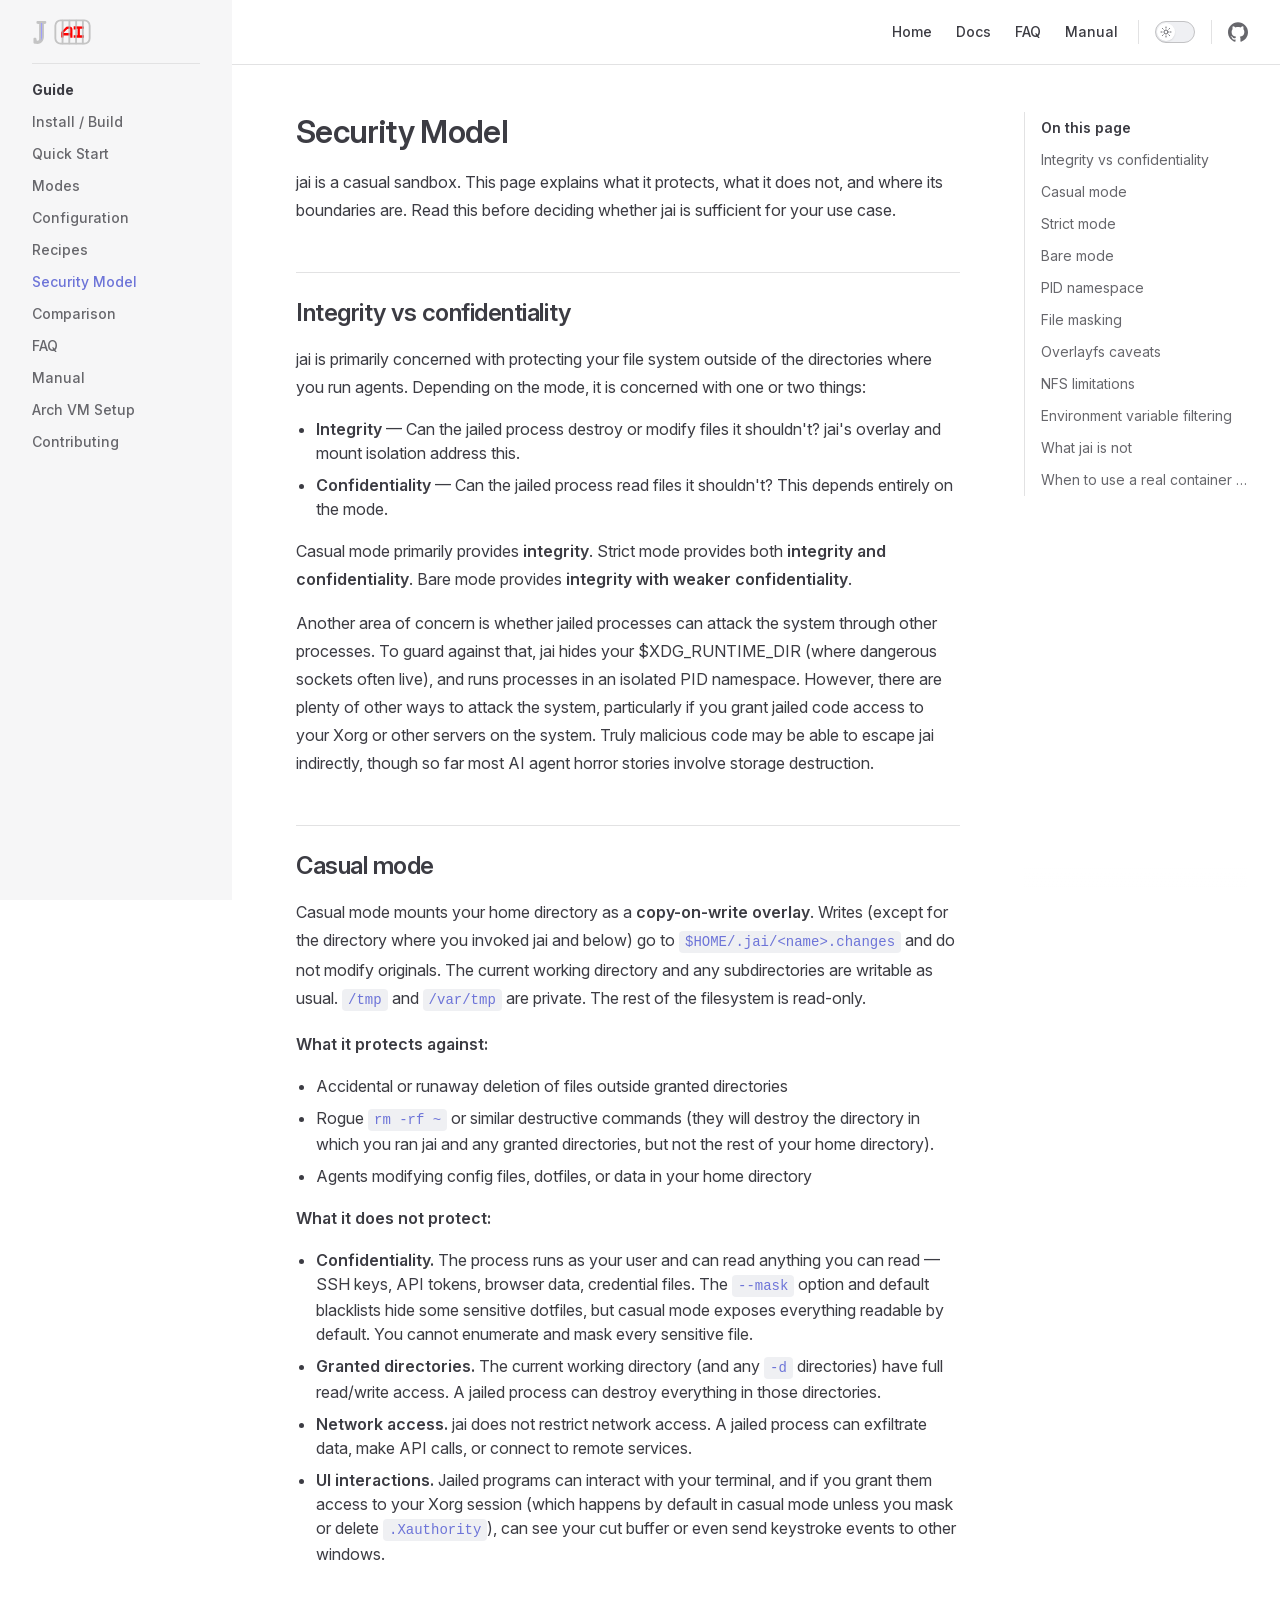
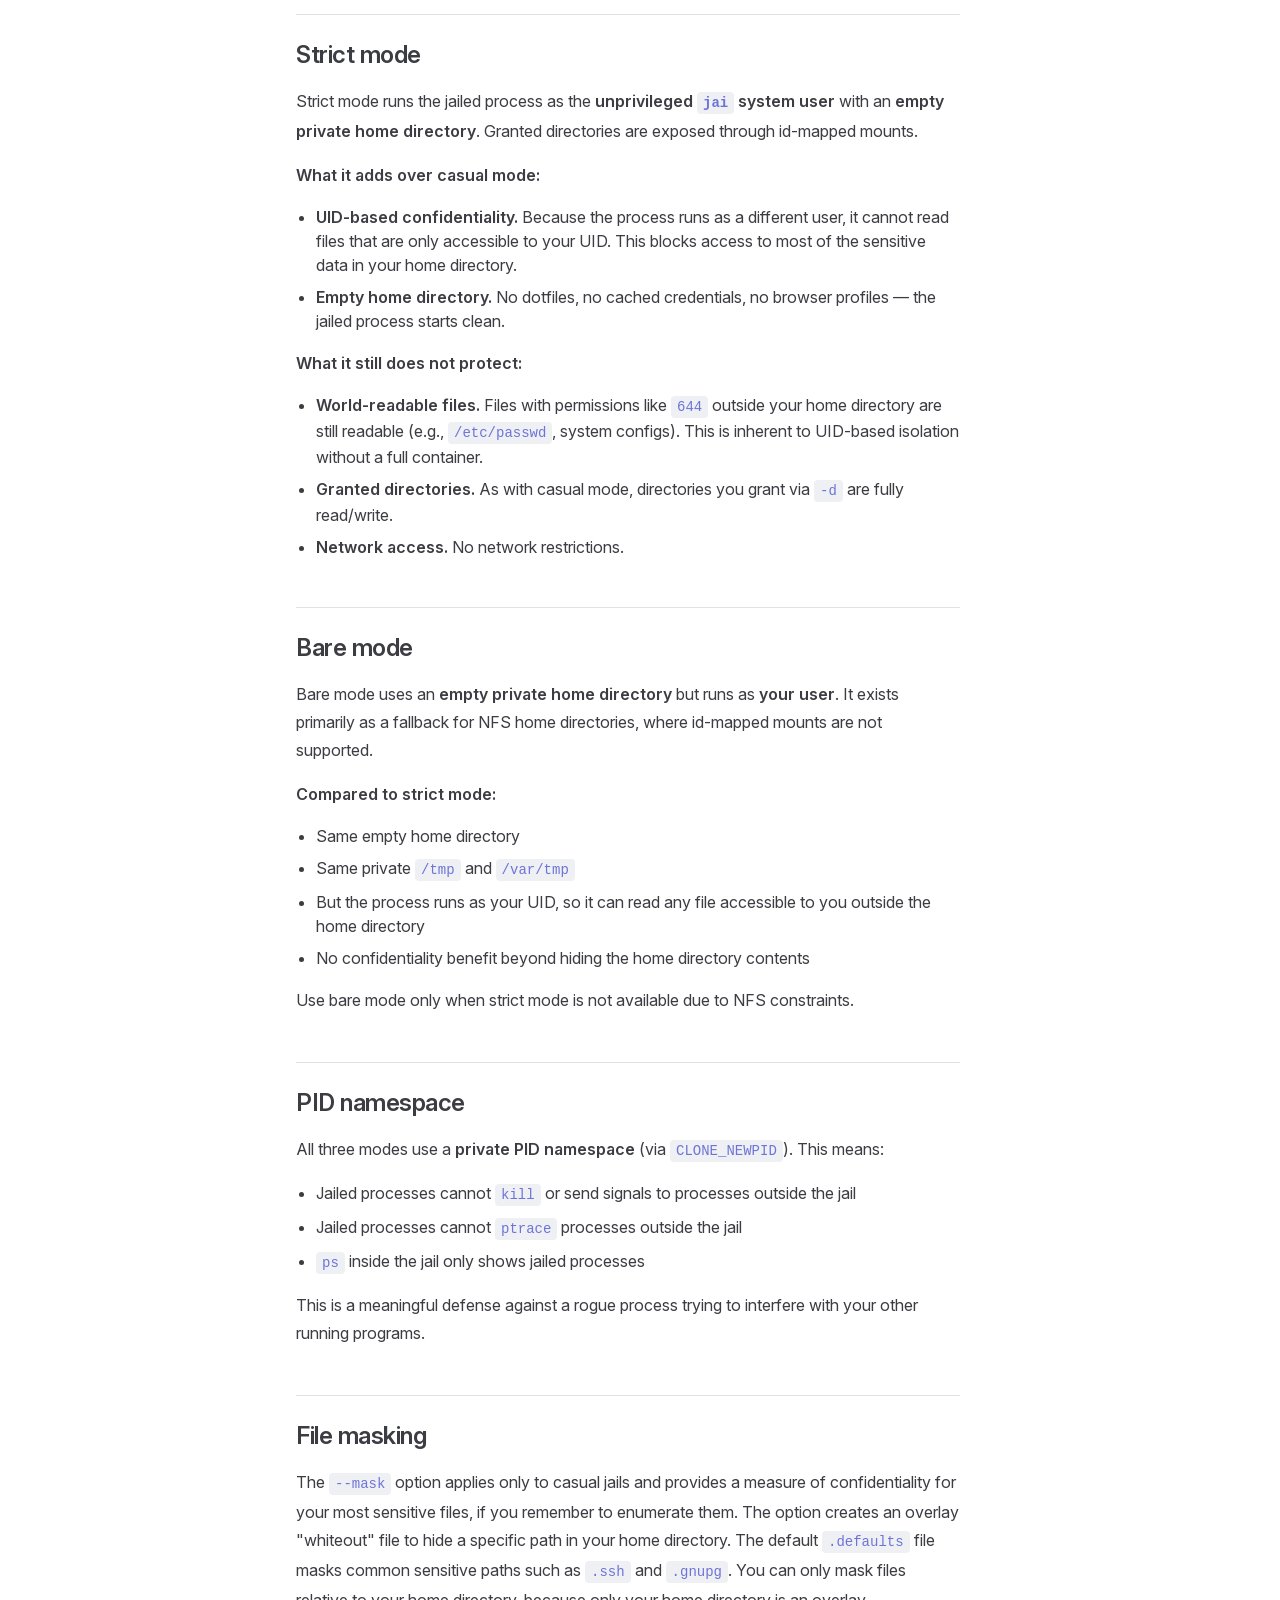
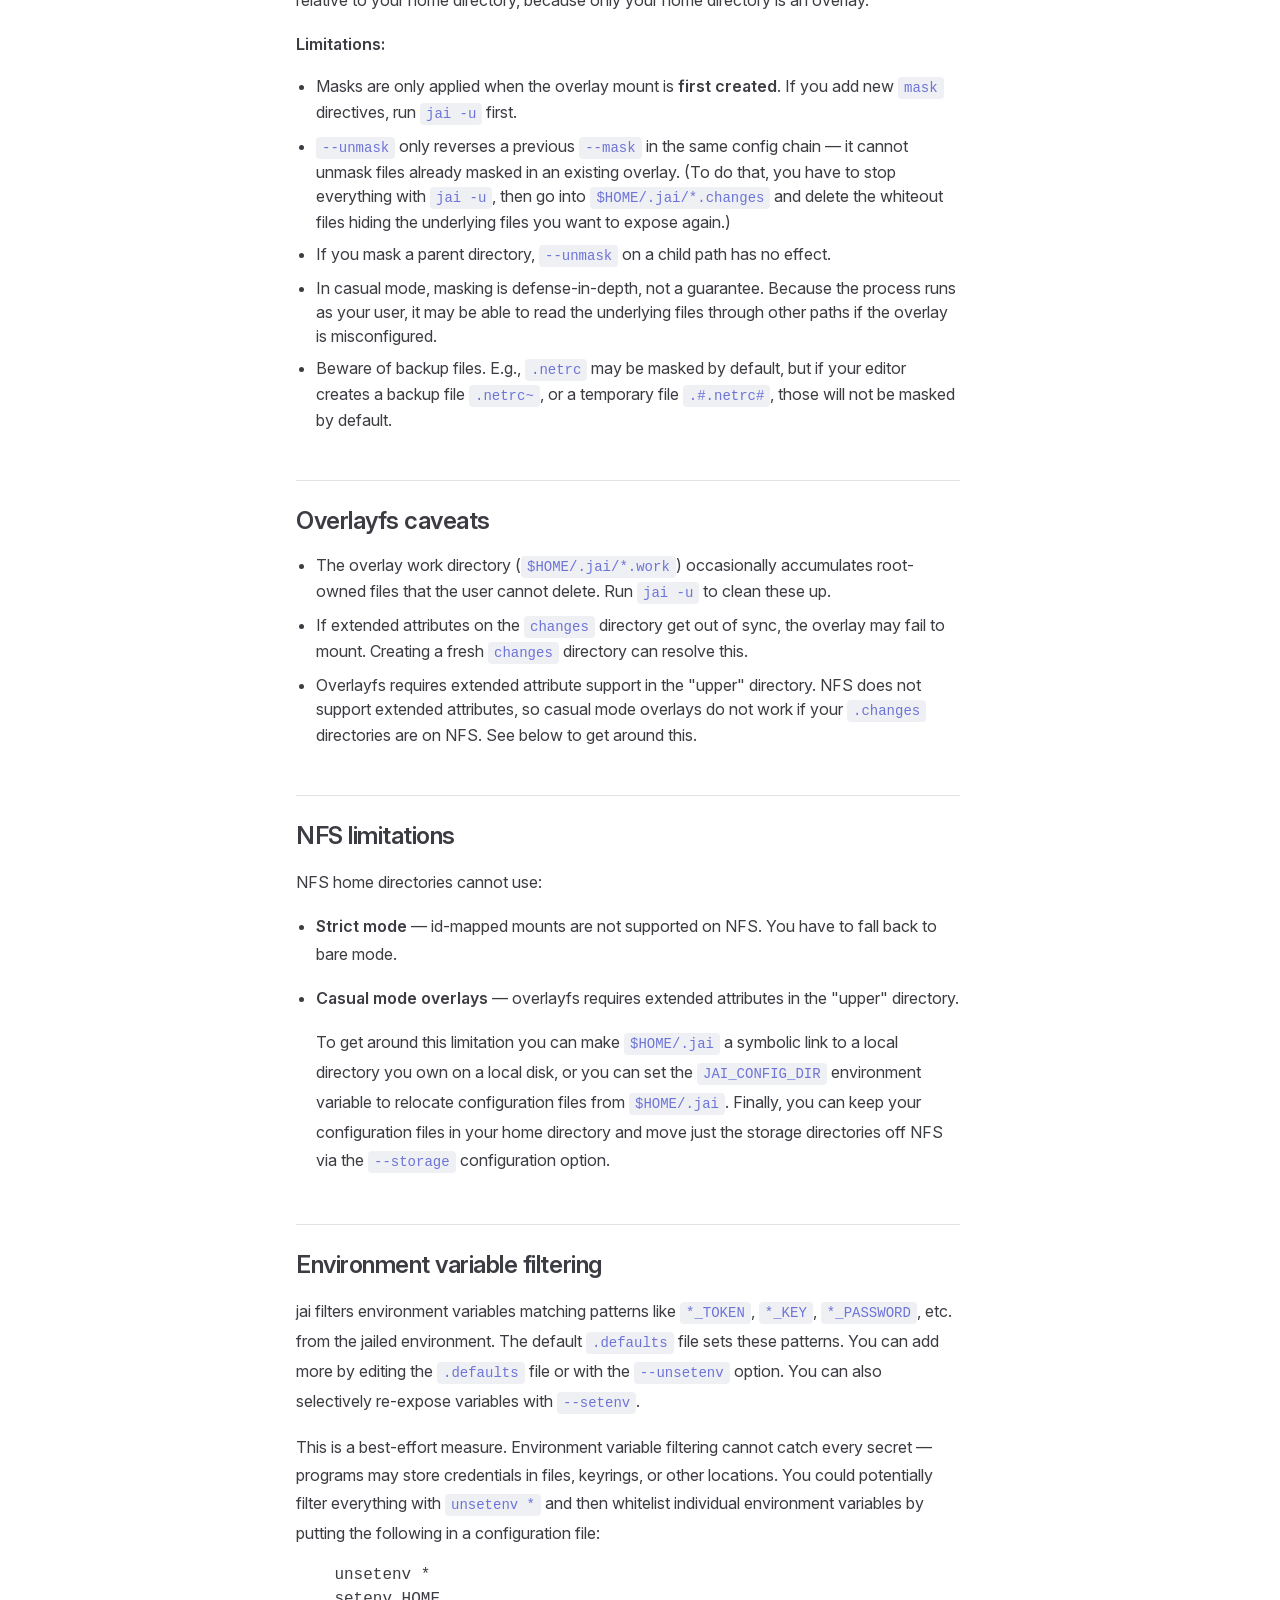
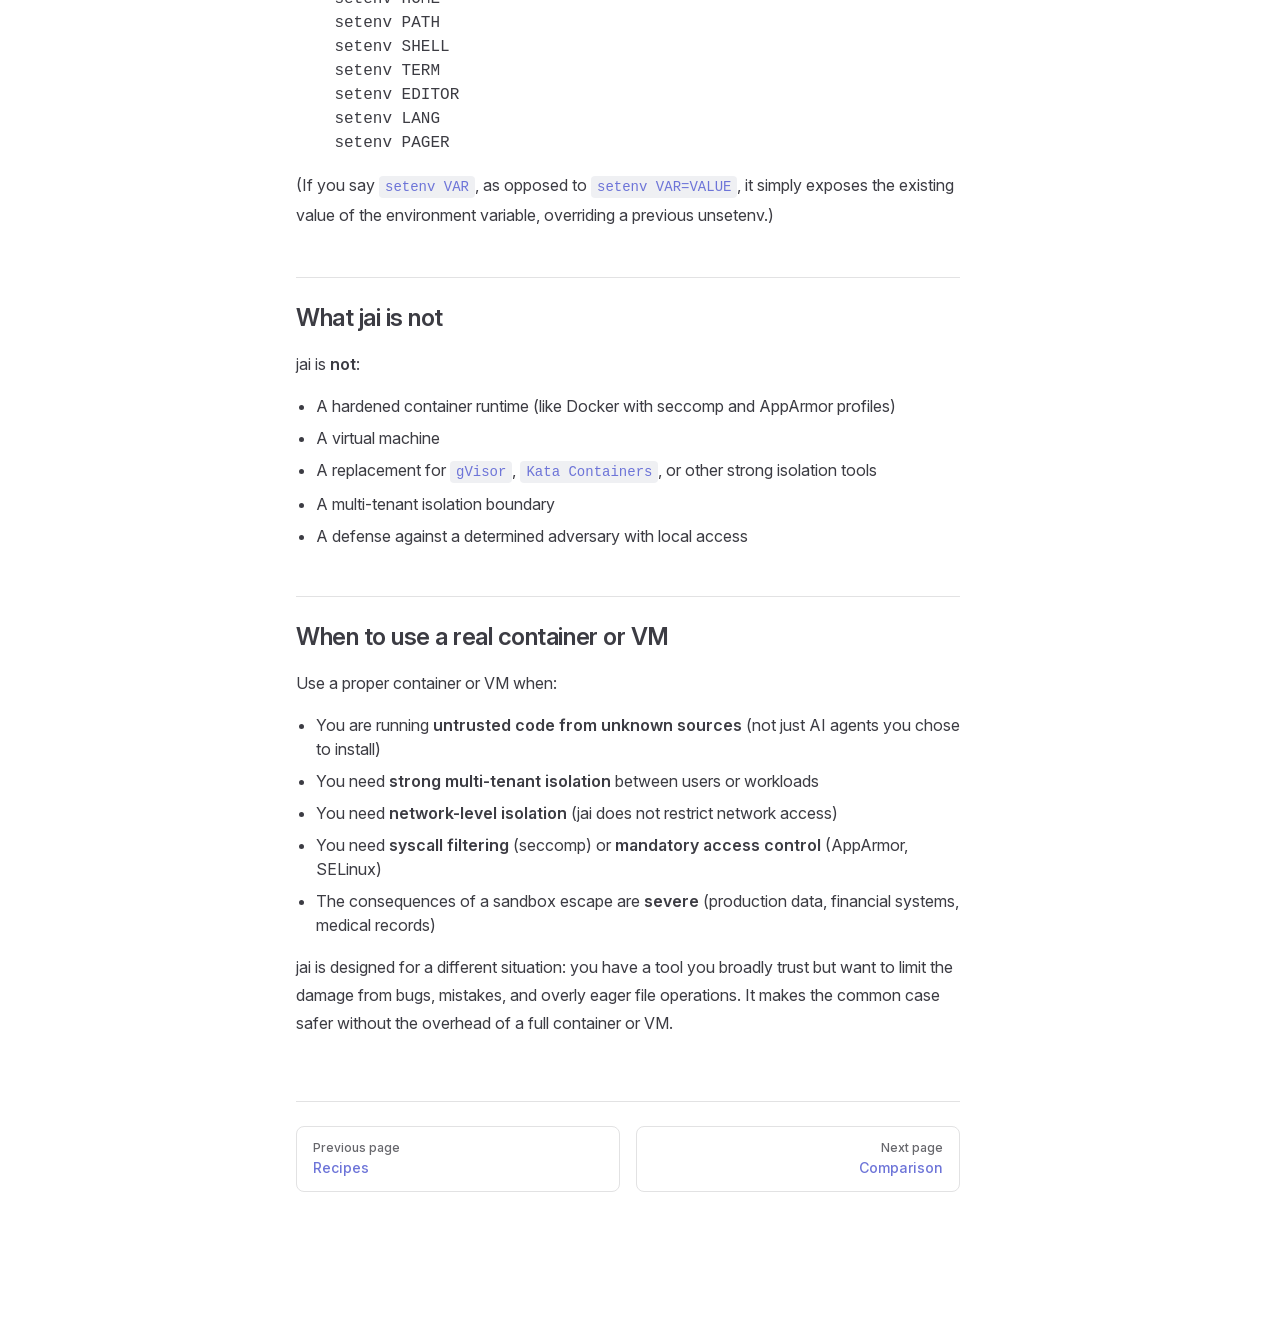
<file: security.html>
<!DOCTYPE html>
<html lang="en-US" dir="ltr">
  <head>
    <meta charset="utf-8">
    <meta name="viewport" content="width=device-width,initial-scale=1">
    <title>Security Model | jai - easy containment for AI agents</title>
    <meta name="description" content="Super-lightweight Linux sandbox for AI agents">
    <meta name="generator" content="VitePress v1.6.4">
    <link rel="preload stylesheet" href="/assets/style.BYW52mwf.css" as="style">
    <link rel="preload stylesheet" href="/vp-icons.css" as="style">
    
    <script type="module" src="/assets/app.BrpueRPc.js"></script>
    <link rel="preload" href="/assets/inter-roman-latin.Di8DUHzh.woff2" as="font" type="font/woff2" crossorigin="">
    <link rel="modulepreload" href="/assets/chunks/theme.Dvjj_dE6.js">
    <link rel="modulepreload" href="/assets/chunks/framework.D7zHIyZF.js">
    <link rel="modulepreload" href="/assets/security.md.Dh8Z0ZJg.lean.js">
    <meta name="theme-color" content="#6d74d8">
    <script id="check-dark-mode">(()=>{const e=localStorage.getItem("vitepress-theme-appearance")||"auto",a=window.matchMedia("(prefers-color-scheme: dark)").matches;(!e||e==="auto"?a:e==="dark")&&document.documentElement.classList.add("dark")})();</script>
    <script id="check-mac-os">document.documentElement.classList.toggle("mac",/Mac|iPhone|iPod|iPad/i.test(navigator.platform));</script>
  </head>
  <body>
    <div id="app"><div class="Layout" data-v-d8b57b2d><!--[--><!--]--><!--[--><span tabindex="-1" data-v-fcbfc0e0></span><a href="#VPContent" class="VPSkipLink visually-hidden" data-v-fcbfc0e0>Skip to content</a><!--]--><!----><header class="VPNav" data-v-d8b57b2d data-v-7ad780c2><div class="VPNavBar" data-v-7ad780c2 data-v-9fd4d1dd><div class="wrapper" data-v-9fd4d1dd><div class="container" data-v-9fd4d1dd><div class="title" data-v-9fd4d1dd><div class="VPNavBarTitle has-sidebar" data-v-9fd4d1dd data-v-9f43907a><a class="title" href="/" data-v-9f43907a><!--[--><!--[--><!--[--><!--[--><div class="jai-brand nav"><img src="/assets/logo.C7a5JZI0.svg" alt="" aria-hidden="true"></div><!--]--><!--]--><!--]--><!--]--><!----><!----><!--[--><!--]--></a></div></div><div class="content" data-v-9fd4d1dd><div class="content-body" data-v-9fd4d1dd><!--[--><!--]--><div class="VPNavBarSearch search" data-v-9fd4d1dd><!----></div><nav aria-labelledby="main-nav-aria-label" class="VPNavBarMenu menu" data-v-9fd4d1dd data-v-afb2845e><span id="main-nav-aria-label" class="visually-hidden" data-v-afb2845e> Main Navigation </span><!--[--><!--[--><a class="VPLink link VPNavBarMenuLink" href="/" tabindex="0" data-v-afb2845e data-v-815115f5><!--[--><span data-v-815115f5>Home</span><!--]--></a><!--]--><!--[--><a class="VPLink link VPNavBarMenuLink" href="/install.html" tabindex="0" data-v-afb2845e data-v-815115f5><!--[--><span data-v-815115f5>Docs</span><!--]--></a><!--]--><!--[--><a class="VPLink link VPNavBarMenuLink" href="/faq.html" tabindex="0" data-v-afb2845e data-v-815115f5><!--[--><span data-v-815115f5>FAQ</span><!--]--></a><!--]--><!--[--><a class="VPLink link VPNavBarMenuLink" href="/jai.1.html" tabindex="0" data-v-afb2845e data-v-815115f5><!--[--><span data-v-815115f5>Manual</span><!--]--></a><!--]--><!--]--></nav><!----><div class="VPNavBarAppearance appearance" data-v-9fd4d1dd data-v-3f90c1a5><button class="VPSwitch VPSwitchAppearance" type="button" role="switch" title aria-checked="false" data-v-3f90c1a5 data-v-be9742d9 data-v-b4ccac88><span class="check" data-v-b4ccac88><span class="icon" data-v-b4ccac88><!--[--><span class="vpi-sun sun" data-v-be9742d9></span><span class="vpi-moon moon" data-v-be9742d9></span><!--]--></span></span></button></div><div class="VPSocialLinks VPNavBarSocialLinks social-links" data-v-9fd4d1dd data-v-ef6192dc data-v-e71e869c><!--[--><a class="VPSocialLink no-icon" href="https://github.com/stanford-scs/jai" aria-label="github" target="_blank" rel="noopener" data-v-e71e869c data-v-60a9a2d3><span class="vpi-social-github"></span></a><!--]--></div><div class="VPFlyout VPNavBarExtra extra" data-v-9fd4d1dd data-v-f953d92f data-v-bfe7971f><button type="button" class="button" aria-haspopup="true" aria-expanded="false" aria-label="extra navigation" data-v-bfe7971f><span class="vpi-more-horizontal icon" data-v-bfe7971f></span></button><div class="menu" data-v-bfe7971f><div class="VPMenu" data-v-bfe7971f data-v-20ed86d6><!----><!--[--><!--[--><!----><div class="group" data-v-f953d92f><div class="item appearance" data-v-f953d92f><p class="label" data-v-f953d92f>Appearance</p><div class="appearance-action" data-v-f953d92f><button class="VPSwitch VPSwitchAppearance" type="button" role="switch" title aria-checked="false" data-v-f953d92f data-v-be9742d9 data-v-b4ccac88><span class="check" data-v-b4ccac88><span class="icon" data-v-b4ccac88><!--[--><span class="vpi-sun sun" data-v-be9742d9></span><span class="vpi-moon moon" data-v-be9742d9></span><!--]--></span></span></button></div></div></div><div class="group" data-v-f953d92f><div class="item social-links" data-v-f953d92f><div class="VPSocialLinks social-links-list" data-v-f953d92f data-v-e71e869c><!--[--><a class="VPSocialLink no-icon" href="https://github.com/stanford-scs/jai" aria-label="github" target="_blank" rel="noopener" data-v-e71e869c data-v-60a9a2d3><span class="vpi-social-github"></span></a><!--]--></div></div></div><!--]--><!--]--></div></div></div><!--[--><!--]--><button type="button" class="VPNavBarHamburger hamburger" aria-label="mobile navigation" aria-expanded="false" aria-controls="VPNavScreen" data-v-9fd4d1dd data-v-6bee1efd><span class="container" data-v-6bee1efd><span class="top" data-v-6bee1efd></span><span class="middle" data-v-6bee1efd></span><span class="bottom" data-v-6bee1efd></span></span></button></div></div></div></div><div class="divider" data-v-9fd4d1dd><div class="divider-line" data-v-9fd4d1dd></div></div></div><!----></header><div class="VPLocalNav has-sidebar empty" data-v-d8b57b2d data-v-2488c25a><div class="container" data-v-2488c25a><button class="menu" aria-expanded="false" aria-controls="VPSidebarNav" data-v-2488c25a><span class="vpi-align-left menu-icon" data-v-2488c25a></span><span class="menu-text" data-v-2488c25a>Menu</span></button><div class="VPLocalNavOutlineDropdown" style="--vp-vh:0px;" data-v-2488c25a data-v-6b867909><button data-v-6b867909>Return to top</button><!----></div></div></div><aside class="VPSidebar" data-v-d8b57b2d data-v-42c4c606><div class="curtain" data-v-42c4c606></div><nav class="nav" id="VPSidebarNav" aria-labelledby="sidebar-aria-label" tabindex="-1" data-v-42c4c606><span class="visually-hidden" id="sidebar-aria-label" data-v-42c4c606> Sidebar Navigation </span><!--[--><!--]--><!--[--><div class="no-transition group" data-v-51288d80><section class="VPSidebarItem level-0 has-active" data-v-51288d80 data-v-0009425e><div class="item" role="button" tabindex="0" data-v-0009425e><div class="indicator" data-v-0009425e></div><h2 class="text" data-v-0009425e>Guide</h2><!----></div><div class="items" data-v-0009425e><!--[--><div class="VPSidebarItem level-1 is-link" data-v-0009425e data-v-0009425e><div class="item" data-v-0009425e><div class="indicator" data-v-0009425e></div><a class="VPLink link link" href="/install.html" data-v-0009425e><!--[--><p class="text" data-v-0009425e>Install / Build</p><!--]--></a><!----></div><!----></div><div class="VPSidebarItem level-1 is-link" data-v-0009425e data-v-0009425e><div class="item" data-v-0009425e><div class="indicator" data-v-0009425e></div><a class="VPLink link link" href="/quick-start.html" data-v-0009425e><!--[--><p class="text" data-v-0009425e>Quick Start</p><!--]--></a><!----></div><!----></div><div class="VPSidebarItem level-1 is-link" data-v-0009425e data-v-0009425e><div class="item" data-v-0009425e><div class="indicator" data-v-0009425e></div><a class="VPLink link link" href="/modes.html" data-v-0009425e><!--[--><p class="text" data-v-0009425e>Modes</p><!--]--></a><!----></div><!----></div><div class="VPSidebarItem level-1 is-link" data-v-0009425e data-v-0009425e><div class="item" data-v-0009425e><div class="indicator" data-v-0009425e></div><a class="VPLink link link" href="/configuration.html" data-v-0009425e><!--[--><p class="text" data-v-0009425e>Configuration</p><!--]--></a><!----></div><!----></div><div class="VPSidebarItem level-1 is-link" data-v-0009425e data-v-0009425e><div class="item" data-v-0009425e><div class="indicator" data-v-0009425e></div><a class="VPLink link link" href="/recipes.html" data-v-0009425e><!--[--><p class="text" data-v-0009425e>Recipes</p><!--]--></a><!----></div><!----></div><div class="VPSidebarItem level-1 is-link" data-v-0009425e data-v-0009425e><div class="item" data-v-0009425e><div class="indicator" data-v-0009425e></div><a class="VPLink link link" href="/security.html" data-v-0009425e><!--[--><p class="text" data-v-0009425e>Security Model</p><!--]--></a><!----></div><!----></div><div class="VPSidebarItem level-1 is-link" data-v-0009425e data-v-0009425e><div class="item" data-v-0009425e><div class="indicator" data-v-0009425e></div><a class="VPLink link link" href="/comparison.html" data-v-0009425e><!--[--><p class="text" data-v-0009425e>Comparison</p><!--]--></a><!----></div><!----></div><div class="VPSidebarItem level-1 is-link" data-v-0009425e data-v-0009425e><div class="item" data-v-0009425e><div class="indicator" data-v-0009425e></div><a class="VPLink link link" href="/faq.html" data-v-0009425e><!--[--><p class="text" data-v-0009425e>FAQ</p><!--]--></a><!----></div><!----></div><div class="VPSidebarItem level-1 is-link" data-v-0009425e data-v-0009425e><div class="item" data-v-0009425e><div class="indicator" data-v-0009425e></div><a class="VPLink link link" href="/jai.1.html" data-v-0009425e><!--[--><p class="text" data-v-0009425e>Manual</p><!--]--></a><!----></div><!----></div><div class="VPSidebarItem level-1 is-link" data-v-0009425e data-v-0009425e><div class="item" data-v-0009425e><div class="indicator" data-v-0009425e></div><a class="VPLink link link" href="/arch-vm.html" data-v-0009425e><!--[--><p class="text" data-v-0009425e>Arch VM Setup</p><!--]--></a><!----></div><!----></div><div class="VPSidebarItem level-1 is-link" data-v-0009425e data-v-0009425e><div class="item" data-v-0009425e><div class="indicator" data-v-0009425e></div><a class="VPLink link link" href="/contributing.html" data-v-0009425e><!--[--><p class="text" data-v-0009425e>Contributing</p><!--]--></a><!----></div><!----></div><!--]--></div></section></div><!--]--><!--[--><!--]--></nav></aside><div class="VPContent has-sidebar" id="VPContent" data-v-d8b57b2d data-v-9a6c75ad><div class="VPDoc has-sidebar has-aside" data-v-9a6c75ad data-v-e6f2a212><!--[--><!--]--><div class="container" data-v-e6f2a212><div class="aside" data-v-e6f2a212><div class="aside-curtain" data-v-e6f2a212></div><div class="aside-container" data-v-e6f2a212><div class="aside-content" data-v-e6f2a212><div class="VPDocAside" data-v-e6f2a212 data-v-cb998dce><!--[--><!--]--><!--[--><!--]--><nav aria-labelledby="doc-outline-aria-label" class="VPDocAsideOutline" data-v-cb998dce data-v-f610f197><div class="content" data-v-f610f197><div class="outline-marker" data-v-f610f197></div><div aria-level="2" class="outline-title" id="doc-outline-aria-label" role="heading" data-v-f610f197>On this page</div><ul class="VPDocOutlineItem root" data-v-f610f197 data-v-53c99d69><!--[--><!--]--></ul></div></nav><!--[--><!--]--><div class="spacer" data-v-cb998dce></div><!--[--><!--]--><!----><!--[--><!--]--><!--[--><!--]--></div></div></div></div><div class="content" data-v-e6f2a212><div class="content-container" data-v-e6f2a212><!--[--><!--]--><main class="main" data-v-e6f2a212><div style="position:relative;" class="vp-doc _security" data-v-e6f2a212><div><h1 id="security-model" tabindex="-1">Security Model <a class="header-anchor" href="#security-model" aria-label="Permalink to &quot;Security Model&quot;">​</a></h1><p>jai is a casual sandbox. This page explains what it protects, what it does not, and where its boundaries are. Read this before deciding whether jai is sufficient for your use case.</p><h2 id="integrity-vs-confidentiality" tabindex="-1">Integrity vs confidentiality <a class="header-anchor" href="#integrity-vs-confidentiality" aria-label="Permalink to &quot;Integrity vs confidentiality&quot;">​</a></h2><p>jai is primarily concerned with protecting your file system outside of the directories where you run agents. Depending on the mode, it is concerned with one or two things:</p><ul><li><strong>Integrity</strong> — Can the jailed process destroy or modify files it shouldn&#39;t? jai&#39;s overlay and mount isolation address this.</li><li><strong>Confidentiality</strong> — Can the jailed process read files it shouldn&#39;t? This depends entirely on the mode.</li></ul><p>Casual mode primarily provides <strong>integrity</strong>. Strict mode provides both <strong>integrity and confidentiality</strong>. Bare mode provides <strong>integrity with weaker confidentiality</strong>.</p><p>Another area of concern is whether jailed processes can attack the system through other processes. To guard against that, jai hides your $XDG_RUNTIME_DIR (where dangerous sockets often live), and runs processes in an isolated PID namespace. However, there are plenty of other ways to attack the system, particularly if you grant jailed code access to your Xorg or other servers on the system. Truly malicious code may be able to escape jai indirectly, though so far most AI agent horror stories involve storage destruction.</p><h2 id="casual-mode" tabindex="-1">Casual mode <a class="header-anchor" href="#casual-mode" aria-label="Permalink to &quot;Casual mode&quot;">​</a></h2><p>Casual mode mounts your home directory as a <strong>copy-on-write overlay</strong>. Writes (except for the directory where you invoked jai and below) go to <code>$HOME/.jai/&lt;name&gt;.changes</code> and do not modify originals. The current working directory and any subdirectories are writable as usual. <code>/tmp</code> and <code>/var/tmp</code> are private. The rest of the filesystem is read-only.</p><p><strong>What it protects against:</strong></p><ul><li>Accidental or runaway deletion of files outside granted directories</li><li>Rogue <code>rm -rf ~</code> or similar destructive commands (they will destroy the directory in which you ran jai and any granted directories, but not the rest of your home directory).</li><li>Agents modifying config files, dotfiles, or data in your home directory</li></ul><p><strong>What it does not protect:</strong></p><ul><li><strong>Confidentiality.</strong> The process runs as your user and can read anything you can read — SSH keys, API tokens, browser data, credential files. The <code>--mask</code> option and default blacklists hide some sensitive dotfiles, but casual mode exposes everything readable by default. You cannot enumerate and mask every sensitive file.</li><li><strong>Granted directories.</strong> The current working directory (and any <code>-d</code> directories) have full read/write access. A jailed process can destroy everything in those directories.</li><li><strong>Network access.</strong> jai does not restrict network access. A jailed process can exfiltrate data, make API calls, or connect to remote services.</li><li><strong>UI interactions.</strong> Jailed programs can interact with your terminal, and if you grant them access to your Xorg session (which happens by default in casual mode unless you mask or delete <code>.Xauthority</code>), can see your cut buffer or even send keystroke events to other windows.</li></ul><h2 id="strict-mode" tabindex="-1">Strict mode <a class="header-anchor" href="#strict-mode" aria-label="Permalink to &quot;Strict mode&quot;">​</a></h2><p>Strict mode runs the jailed process as the <strong>unprivileged <code>jai</code> system user</strong> with an <strong>empty private home directory</strong>. Granted directories are exposed through id-mapped mounts.</p><p><strong>What it adds over casual mode:</strong></p><ul><li><strong>UID-based confidentiality.</strong> Because the process runs as a different user, it cannot read files that are only accessible to your UID. This blocks access to most of the sensitive data in your home directory.</li><li><strong>Empty home directory.</strong> No dotfiles, no cached credentials, no browser profiles — the jailed process starts clean.</li></ul><p><strong>What it still does not protect:</strong></p><ul><li><strong>World-readable files.</strong> Files with permissions like <code>644</code> outside your home directory are still readable (e.g., <code>/etc/passwd</code>, system configs). This is inherent to UID-based isolation without a full container.</li><li><strong>Granted directories.</strong> As with casual mode, directories you grant via <code>-d</code> are fully read/write.</li><li><strong>Network access.</strong> No network restrictions.</li></ul><h2 id="bare-mode" tabindex="-1">Bare mode <a class="header-anchor" href="#bare-mode" aria-label="Permalink to &quot;Bare mode&quot;">​</a></h2><p>Bare mode uses an <strong>empty private home directory</strong> but runs as <strong>your user</strong>. It exists primarily as a fallback for NFS home directories, where id-mapped mounts are not supported.</p><p><strong>Compared to strict mode:</strong></p><ul><li>Same empty home directory</li><li>Same private <code>/tmp</code> and <code>/var/tmp</code></li><li>But the process runs as your UID, so it can read any file accessible to you outside the home directory</li><li>No confidentiality benefit beyond hiding the home directory contents</li></ul><p>Use bare mode only when strict mode is not available due to NFS constraints.</p><h2 id="pid-namespace" tabindex="-1">PID namespace <a class="header-anchor" href="#pid-namespace" aria-label="Permalink to &quot;PID namespace&quot;">​</a></h2><p>All three modes use a <strong>private PID namespace</strong> (via <code>CLONE_NEWPID</code>). This means:</p><ul><li>Jailed processes cannot <code>kill</code> or send signals to processes outside the jail</li><li>Jailed processes cannot <code>ptrace</code> processes outside the jail</li><li><code>ps</code> inside the jail only shows jailed processes</li></ul><p>This is a meaningful defense against a rogue process trying to interfere with your other running programs.</p><h2 id="file-masking" tabindex="-1">File masking <a class="header-anchor" href="#file-masking" aria-label="Permalink to &quot;File masking&quot;">​</a></h2><p>The <code>--mask</code> option applies only to casual jails and provides a measure of confidentiality for your most sensitive files, if you remember to enumerate them. The option creates an overlay &quot;whiteout&quot; file to hide a specific path in your home directory. The default <code>.defaults</code> file masks common sensitive paths such as <code>.ssh</code> and <code>.gnupg</code>. You can only mask files relative to your home directory, because only your home directory is an overlay.</p><p><strong>Limitations:</strong></p><ul><li>Masks are only applied when the overlay mount is <strong>first created</strong>. If you add new <code>mask</code> directives, run <code>jai -u</code> first.</li><li><code>--unmask</code> only reverses a previous <code>--mask</code> in the same config chain — it cannot unmask files already masked in an existing overlay. (To do that, you have to stop everything with <code>jai -u</code>, then go into <code>$HOME/.jai/*.changes</code> and delete the whiteout files hiding the underlying files you want to expose again.)</li><li>If you mask a parent directory, <code>--unmask</code> on a child path has no effect.</li><li>In casual mode, masking is defense-in-depth, not a guarantee. Because the process runs as your user, it may be able to read the underlying files through other paths if the overlay is misconfigured.</li><li>Beware of backup files. E.g., <code>.netrc</code> may be masked by default, but if your editor creates a backup file <code>.netrc~</code>, or a temporary file <code>.#.netrc#</code>, those will not be masked by default.</li></ul><h2 id="overlayfs-caveats" tabindex="-1">Overlayfs caveats <a class="header-anchor" href="#overlayfs-caveats" aria-label="Permalink to &quot;Overlayfs caveats&quot;">​</a></h2><ul><li>The overlay work directory (<code>$HOME/.jai/*.work</code>) occasionally accumulates root-owned files that the user cannot delete. Run <code>jai -u</code> to clean these up.</li><li>If extended attributes on the <code>changes</code> directory get out of sync, the overlay may fail to mount. Creating a fresh <code>changes</code> directory can resolve this.</li><li>Overlayfs requires extended attribute support in the &quot;upper&quot; directory. NFS does not support extended attributes, so casual mode overlays do not work if your <code>.changes</code> directories are on NFS. See below to get around this.</li></ul><h2 id="nfs-limitations" tabindex="-1">NFS limitations <a class="header-anchor" href="#nfs-limitations" aria-label="Permalink to &quot;NFS limitations&quot;">​</a></h2><p>NFS home directories cannot use:</p><ul><li><p><strong>Strict mode</strong> — id-mapped mounts are not supported on NFS. You have to fall back to bare mode.</p></li><li><p><strong>Casual mode overlays</strong> — overlayfs requires extended attributes in the &quot;upper&quot; directory.</p><p>To get around this limitation you can make <code>$HOME/.jai</code> a symbolic link to a local directory you own on a local disk, or you can set the <code>JAI_CONFIG_DIR</code> environment variable to relocate configuration files from <code>$HOME/.jai</code>. Finally, you can keep your configuration files in your home directory and move just the storage directories off NFS via the <code>--storage</code> configuration option.</p></li></ul><h2 id="environment-variable-filtering" tabindex="-1">Environment variable filtering <a class="header-anchor" href="#environment-variable-filtering" aria-label="Permalink to &quot;Environment variable filtering&quot;">​</a></h2><p>jai filters environment variables matching patterns like <code>*_TOKEN</code>, <code>*_KEY</code>, <code>*_PASSWORD</code>, etc. from the jailed environment. The default <code>.defaults</code> file sets these patterns. You can add more by editing the <code>.defaults</code> file or with the <code>--unsetenv</code> option. You can also selectively re-expose variables with <code>--setenv</code>.</p><p>This is a best-effort measure. Environment variable filtering cannot catch every secret — programs may store credentials in files, keyrings, or other locations. You could potentially filter everything with <code>unsetenv *</code> and then whitelist individual environment variables by putting the following in a configuration file:</p><pre><code>    unsetenv *
    setenv HOME
    setenv PATH
    setenv SHELL
    setenv TERM
    setenv EDITOR
    setenv LANG
    setenv PAGER
</code></pre><p>(If you say <code>setenv VAR</code>, as opposed to <code>setenv VAR=VALUE</code>, it simply exposes the existing value of the environment variable, overriding a previous unsetenv.)</p><h2 id="what-jai-is-not" tabindex="-1">What jai is not <a class="header-anchor" href="#what-jai-is-not" aria-label="Permalink to &quot;What jai is not&quot;">​</a></h2><p>jai is <strong>not</strong>:</p><ul><li>A hardened container runtime (like Docker with seccomp and AppArmor profiles)</li><li>A virtual machine</li><li>A replacement for <code>gVisor</code>, <code>Kata Containers</code>, or other strong isolation tools</li><li>A multi-tenant isolation boundary</li><li>A defense against a determined adversary with local access</li></ul><h2 id="when-to-use-a-real-container-or-vm" tabindex="-1">When to use a real container or VM <a class="header-anchor" href="#when-to-use-a-real-container-or-vm" aria-label="Permalink to &quot;When to use a real container or VM&quot;">​</a></h2><p>Use a proper container or VM when:</p><ul><li>You are running <strong>untrusted code from unknown sources</strong> (not just AI agents you chose to install)</li><li>You need <strong>strong multi-tenant isolation</strong> between users or workloads</li><li>You need <strong>network-level isolation</strong> (jai does not restrict network access)</li><li>You need <strong>syscall filtering</strong> (seccomp) or <strong>mandatory access control</strong> (AppArmor, SELinux)</li><li>The consequences of a sandbox escape are <strong>severe</strong> (production data, financial systems, medical records)</li></ul><p>jai is designed for a different situation: you have a tool you broadly trust but want to limit the damage from bugs, mistakes, and overly eager file operations. It makes the common case safer without the overhead of a full container or VM.</p></div></div></main><footer class="VPDocFooter" data-v-e6f2a212 data-v-1bcd8184><!--[--><!--]--><!----><nav class="prev-next" aria-labelledby="doc-footer-aria-label" data-v-1bcd8184><span class="visually-hidden" id="doc-footer-aria-label" data-v-1bcd8184>Pager</span><div class="pager" data-v-1bcd8184><a class="VPLink link pager-link prev" href="/recipes.html" data-v-1bcd8184><!--[--><span class="desc" data-v-1bcd8184>Previous page</span><span class="title" data-v-1bcd8184>Recipes</span><!--]--></a></div><div class="pager" data-v-1bcd8184><a class="VPLink link pager-link next" href="/comparison.html" data-v-1bcd8184><!--[--><span class="desc" data-v-1bcd8184>Next page</span><span class="title" data-v-1bcd8184>Comparison</span><!--]--></a></div></nav></footer><!--[--><!--]--></div></div></div><!--[--><!--]--></div></div><footer class="VPFooter has-sidebar" data-v-d8b57b2d data-v-566314d4><div class="container" data-v-566314d4><p class="message" data-v-566314d4>Stanford <a href="https://www.scs.stanford.edu/">SCS</a> and <a href="https://fdc.stanford.edu">FDCI</a></p><!----></div></footer><!--[--><!--]--></div></div>
    <script>window.__VP_HASH_MAP__=JSON.parse("{\"arch-vm.md\":\"C6MKwmxR\",\"comparison.md\":\"D2zLo0gn\",\"configuration.md\":\"CNivb8Nd\",\"contributing.md\":\"D4m3iJVb\",\"faq.md\":\"C-2zPZwo\",\"index.md\":\"RLLI2Iuz\",\"install.md\":\"C6gbkqf0\",\"jai.1.md\":\"j8RJZ1tO\",\"modes.md\":\"DXrzCtUB\",\"quick-start.md\":\"B-2snAY4\",\"recipes.md\":\"SSujxxqc\",\"security.md\":\"Dh8Z0ZJg\"}");window.__VP_SITE_DATA__=JSON.parse("{\"lang\":\"en-US\",\"dir\":\"ltr\",\"title\":\"jai - easy containment for AI agents\",\"description\":\"Super-lightweight Linux sandbox for AI agents\",\"base\":\"/\",\"head\":[],\"router\":{\"prefetchLinks\":true},\"appearance\":true,\"themeConfig\":{\"siteTitle\":false,\"nav\":[{\"text\":\"Home\",\"link\":\"/\"},{\"text\":\"Docs\",\"link\":\"/install\"},{\"text\":\"FAQ\",\"link\":\"/faq\"},{\"text\":\"Manual\",\"link\":\"jai.1\"}],\"sidebar\":[{\"text\":\"Guide\",\"items\":[{\"text\":\"Install / Build\",\"link\":\"/install\"},{\"text\":\"Quick Start\",\"link\":\"/quick-start\"},{\"text\":\"Modes\",\"link\":\"/modes\"},{\"text\":\"Configuration\",\"link\":\"/configuration\"},{\"text\":\"Recipes\",\"link\":\"/recipes\"},{\"text\":\"Security Model\",\"link\":\"/security\"},{\"text\":\"Comparison\",\"link\":\"/comparison\"},{\"text\":\"FAQ\",\"link\":\"/faq\"},{\"text\":\"Manual\",\"link\":\"/jai.1\"},{\"text\":\"Arch VM Setup\",\"link\":\"/arch-vm\"},{\"text\":\"Contributing\",\"link\":\"/contributing\"}]}],\"socialLinks\":[{\"icon\":\"github\",\"link\":\"https://github.com/stanford-scs/jai\"}],\"footer\":{\"message\":\"Stanford <a href=\\\"https://www.scs.stanford.edu/\\\">SCS</a> and <a href=\\\"https://fdc.stanford.edu\\\">FDCI</a>\"}},\"locales\":{},\"scrollOffset\":134,\"cleanUrls\":false}");</script>
    
  </body>
</html>
</file>
<file: assets/style.BYW52mwf.css>
@font-face{font-family:Inter;font-style:normal;font-weight:100 900;font-display:swap;src:url(/assets/inter-roman-cyrillic-ext.BBPuwvHQ.woff2) format("woff2");unicode-range:U+0460-052F,U+1C80-1C88,U+20B4,U+2DE0-2DFF,U+A640-A69F,U+FE2E-FE2F}@font-face{font-family:Inter;font-style:normal;font-weight:100 900;font-display:swap;src:url(/assets/inter-roman-cyrillic.C5lxZ8CY.woff2) format("woff2");unicode-range:U+0301,U+0400-045F,U+0490-0491,U+04B0-04B1,U+2116}@font-face{font-family:Inter;font-style:normal;font-weight:100 900;font-display:swap;src:url(/assets/inter-roman-greek-ext.CqjqNYQ-.woff2) format("woff2");unicode-range:U+1F00-1FFF}@font-face{font-family:Inter;font-style:normal;font-weight:100 900;font-display:swap;src:url(/assets/inter-roman-greek.BBVDIX6e.woff2) format("woff2");unicode-range:U+0370-0377,U+037A-037F,U+0384-038A,U+038C,U+038E-03A1,U+03A3-03FF}@font-face{font-family:Inter;font-style:normal;font-weight:100 900;font-display:swap;src:url(/assets/inter-roman-vietnamese.BjW4sHH5.woff2) format("woff2");unicode-range:U+0102-0103,U+0110-0111,U+0128-0129,U+0168-0169,U+01A0-01A1,U+01AF-01B0,U+0300-0301,U+0303-0304,U+0308-0309,U+0323,U+0329,U+1EA0-1EF9,U+20AB}@font-face{font-family:Inter;font-style:normal;font-weight:100 900;font-display:swap;src:url(/assets/inter-roman-latin-ext.4ZJIpNVo.woff2) format("woff2");unicode-range:U+0100-02AF,U+0304,U+0308,U+0329,U+1E00-1E9F,U+1EF2-1EFF,U+2020,U+20A0-20AB,U+20AD-20C0,U+2113,U+2C60-2C7F,U+A720-A7FF}@font-face{font-family:Inter;font-style:normal;font-weight:100 900;font-display:swap;src:url(/assets/inter-roman-latin.Di8DUHzh.woff2) format("woff2");unicode-range:U+0000-00FF,U+0131,U+0152-0153,U+02BB-02BC,U+02C6,U+02DA,U+02DC,U+0304,U+0308,U+0329,U+2000-206F,U+2074,U+20AC,U+2122,U+2191,U+2193,U+2212,U+2215,U+FEFF,U+FFFD}@font-face{font-family:Inter;font-style:italic;font-weight:100 900;font-display:swap;src:url(/assets/inter-italic-cyrillic-ext.r48I6akx.woff2) format("woff2");unicode-range:U+0460-052F,U+1C80-1C88,U+20B4,U+2DE0-2DFF,U+A640-A69F,U+FE2E-FE2F}@font-face{font-family:Inter;font-style:italic;font-weight:100 900;font-display:swap;src:url(/assets/inter-italic-cyrillic.By2_1cv3.woff2) format("woff2");unicode-range:U+0301,U+0400-045F,U+0490-0491,U+04B0-04B1,U+2116}@font-face{font-family:Inter;font-style:italic;font-weight:100 900;font-display:swap;src:url(/assets/inter-italic-greek-ext.1u6EdAuj.woff2) format("woff2");unicode-range:U+1F00-1FFF}@font-face{font-family:Inter;font-style:italic;font-weight:100 900;font-display:swap;src:url(/assets/inter-italic-greek.DJ8dCoTZ.woff2) format("woff2");unicode-range:U+0370-0377,U+037A-037F,U+0384-038A,U+038C,U+038E-03A1,U+03A3-03FF}@font-face{font-family:Inter;font-style:italic;font-weight:100 900;font-display:swap;src:url(/assets/inter-italic-vietnamese.BSbpV94h.woff2) format("woff2");unicode-range:U+0102-0103,U+0110-0111,U+0128-0129,U+0168-0169,U+01A0-01A1,U+01AF-01B0,U+0300-0301,U+0303-0304,U+0308-0309,U+0323,U+0329,U+1EA0-1EF9,U+20AB}@font-face{font-family:Inter;font-style:italic;font-weight:100 900;font-display:swap;src:url(/assets/inter-italic-latin-ext.CN1xVJS-.woff2) format("woff2");unicode-range:U+0100-02AF,U+0304,U+0308,U+0329,U+1E00-1E9F,U+1EF2-1EFF,U+2020,U+20A0-20AB,U+20AD-20C0,U+2113,U+2C60-2C7F,U+A720-A7FF}@font-face{font-family:Inter;font-style:italic;font-weight:100 900;font-display:swap;src:url(/assets/inter-italic-latin.C2AdPX0b.woff2) format("woff2");unicode-range:U+0000-00FF,U+0131,U+0152-0153,U+02BB-02BC,U+02C6,U+02DA,U+02DC,U+0304,U+0308,U+0329,U+2000-206F,U+2074,U+20AC,U+2122,U+2191,U+2193,U+2212,U+2215,U+FEFF,U+FFFD}@font-face{font-family:Punctuation SC;font-weight:400;src:local("PingFang SC Regular"),local("Noto Sans CJK SC"),local("Microsoft YaHei");unicode-range:U+201C,U+201D,U+2018,U+2019,U+2E3A,U+2014,U+2013,U+2026,U+00B7,U+007E,U+002F}@font-face{font-family:Punctuation SC;font-weight:500;src:local("PingFang SC Medium"),local("Noto Sans CJK SC"),local("Microsoft YaHei");unicode-range:U+201C,U+201D,U+2018,U+2019,U+2E3A,U+2014,U+2013,U+2026,U+00B7,U+007E,U+002F}@font-face{font-family:Punctuation SC;font-weight:600;src:local("PingFang SC Semibold"),local("Noto Sans CJK SC Bold"),local("Microsoft YaHei Bold");unicode-range:U+201C,U+201D,U+2018,U+2019,U+2E3A,U+2014,U+2013,U+2026,U+00B7,U+007E,U+002F}@font-face{font-family:Punctuation SC;font-weight:700;src:local("PingFang SC Semibold"),local("Noto Sans CJK SC Bold"),local("Microsoft YaHei Bold");unicode-range:U+201C,U+201D,U+2018,U+2019,U+2E3A,U+2014,U+2013,U+2026,U+00B7,U+007E,U+002F}:root{--vp-c-white: #ffffff;--vp-c-black: #000000;--vp-c-neutral: var(--vp-c-black);--vp-c-neutral-inverse: var(--vp-c-white)}.dark{--vp-c-neutral: var(--vp-c-white);--vp-c-neutral-inverse: var(--vp-c-black)}:root{--vp-c-gray-1: #dddde3;--vp-c-gray-2: #e4e4e9;--vp-c-gray-3: #ebebef;--vp-c-gray-soft: rgba(142, 150, 170, .14);--vp-c-indigo-1: #3451b2;--vp-c-indigo-2: #3a5ccc;--vp-c-indigo-3: #5672cd;--vp-c-indigo-soft: rgba(100, 108, 255, .14);--vp-c-purple-1: #6f42c1;--vp-c-purple-2: #7e4cc9;--vp-c-purple-3: #8e5cd9;--vp-c-purple-soft: rgba(159, 122, 234, .14);--vp-c-green-1: #18794e;--vp-c-green-2: #299764;--vp-c-green-3: #30a46c;--vp-c-green-soft: rgba(16, 185, 129, .14);--vp-c-yellow-1: #915930;--vp-c-yellow-2: #946300;--vp-c-yellow-3: #9f6a00;--vp-c-yellow-soft: rgba(234, 179, 8, .14);--vp-c-red-1: #b8272c;--vp-c-red-2: #d5393e;--vp-c-red-3: #e0575b;--vp-c-red-soft: rgba(244, 63, 94, .14);--vp-c-sponsor: #db2777}.dark{--vp-c-gray-1: #515c67;--vp-c-gray-2: #414853;--vp-c-gray-3: #32363f;--vp-c-gray-soft: rgba(101, 117, 133, .16);--vp-c-indigo-1: #a8b1ff;--vp-c-indigo-2: #5c73e7;--vp-c-indigo-3: #3e63dd;--vp-c-indigo-soft: rgba(100, 108, 255, .16);--vp-c-purple-1: #c8abfa;--vp-c-purple-2: #a879e6;--vp-c-purple-3: #8e5cd9;--vp-c-purple-soft: rgba(159, 122, 234, .16);--vp-c-green-1: #3dd68c;--vp-c-green-2: #30a46c;--vp-c-green-3: #298459;--vp-c-green-soft: rgba(16, 185, 129, .16);--vp-c-yellow-1: #f9b44e;--vp-c-yellow-2: #da8b17;--vp-c-yellow-3: #a46a0a;--vp-c-yellow-soft: rgba(234, 179, 8, .16);--vp-c-red-1: #f66f81;--vp-c-red-2: #f14158;--vp-c-red-3: #b62a3c;--vp-c-red-soft: rgba(244, 63, 94, .16)}:root{--vp-c-bg: #ffffff;--vp-c-bg-alt: #f6f6f7;--vp-c-bg-elv: #ffffff;--vp-c-bg-soft: #f6f6f7}.dark{--vp-c-bg: #1b1b1f;--vp-c-bg-alt: #161618;--vp-c-bg-elv: #202127;--vp-c-bg-soft: #202127}:root{--vp-c-border: #c2c2c4;--vp-c-divider: #e2e2e3;--vp-c-gutter: #e2e2e3}.dark{--vp-c-border: #3c3f44;--vp-c-divider: #2e2e32;--vp-c-gutter: #000000}:root{--vp-c-text-1: #3c3c43;--vp-c-text-2: #67676c;--vp-c-text-3: #929295}.dark{--vp-c-text-1: #dfdfd6;--vp-c-text-2: #98989f;--vp-c-text-3: #6a6a71}:root{--vp-c-default-1: var(--vp-c-gray-1);--vp-c-default-2: var(--vp-c-gray-2);--vp-c-default-3: var(--vp-c-gray-3);--vp-c-default-soft: var(--vp-c-gray-soft);--vp-c-brand-1: var(--vp-c-indigo-1);--vp-c-brand-2: var(--vp-c-indigo-2);--vp-c-brand-3: var(--vp-c-indigo-3);--vp-c-brand-soft: var(--vp-c-indigo-soft);--vp-c-brand: var(--vp-c-brand-1);--vp-c-tip-1: var(--vp-c-brand-1);--vp-c-tip-2: var(--vp-c-brand-2);--vp-c-tip-3: var(--vp-c-brand-3);--vp-c-tip-soft: var(--vp-c-brand-soft);--vp-c-note-1: var(--vp-c-brand-1);--vp-c-note-2: var(--vp-c-brand-2);--vp-c-note-3: var(--vp-c-brand-3);--vp-c-note-soft: var(--vp-c-brand-soft);--vp-c-success-1: var(--vp-c-green-1);--vp-c-success-2: var(--vp-c-green-2);--vp-c-success-3: var(--vp-c-green-3);--vp-c-success-soft: var(--vp-c-green-soft);--vp-c-important-1: var(--vp-c-purple-1);--vp-c-important-2: var(--vp-c-purple-2);--vp-c-important-3: var(--vp-c-purple-3);--vp-c-important-soft: var(--vp-c-purple-soft);--vp-c-warning-1: var(--vp-c-yellow-1);--vp-c-warning-2: var(--vp-c-yellow-2);--vp-c-warning-3: var(--vp-c-yellow-3);--vp-c-warning-soft: var(--vp-c-yellow-soft);--vp-c-danger-1: var(--vp-c-red-1);--vp-c-danger-2: var(--vp-c-red-2);--vp-c-danger-3: var(--vp-c-red-3);--vp-c-danger-soft: var(--vp-c-red-soft);--vp-c-caution-1: var(--vp-c-red-1);--vp-c-caution-2: var(--vp-c-red-2);--vp-c-caution-3: var(--vp-c-red-3);--vp-c-caution-soft: var(--vp-c-red-soft)}:root{--vp-font-family-base: "Inter", ui-sans-serif, system-ui, sans-serif, "Apple Color Emoji", "Segoe UI Emoji", "Segoe UI Symbol", "Noto Color Emoji";--vp-font-family-mono: ui-monospace, "Menlo", "Monaco", "Consolas", "Liberation Mono", "Courier New", monospace;font-optical-sizing:auto}:root:where(:lang(zh)){--vp-font-family-base: "Punctuation SC", "Inter", ui-sans-serif, system-ui, sans-serif, "Apple Color Emoji", "Segoe UI Emoji", "Segoe UI Symbol", "Noto Color Emoji"}:root{--vp-shadow-1: 0 1px 2px rgba(0, 0, 0, .04), 0 1px 2px rgba(0, 0, 0, .06);--vp-shadow-2: 0 3px 12px rgba(0, 0, 0, .07), 0 1px 4px rgba(0, 0, 0, .07);--vp-shadow-3: 0 12px 32px rgba(0, 0, 0, .1), 0 2px 6px rgba(0, 0, 0, .08);--vp-shadow-4: 0 14px 44px rgba(0, 0, 0, .12), 0 3px 9px rgba(0, 0, 0, .12);--vp-shadow-5: 0 18px 56px rgba(0, 0, 0, .16), 0 4px 12px rgba(0, 0, 0, .16)}:root{--vp-z-index-footer: 10;--vp-z-index-local-nav: 20;--vp-z-index-nav: 30;--vp-z-index-layout-top: 40;--vp-z-index-backdrop: 50;--vp-z-index-sidebar: 60}@media (min-width: 960px){:root{--vp-z-index-sidebar: 25}}:root{--vp-layout-max-width: 1440px}:root{--vp-header-anchor-symbol: "#"}:root{--vp-code-line-height: 1.7;--vp-code-font-size: .875em;--vp-code-color: var(--vp-c-brand-1);--vp-code-link-color: var(--vp-c-brand-1);--vp-code-link-hover-color: var(--vp-c-brand-2);--vp-code-bg: var(--vp-c-default-soft);--vp-code-block-color: var(--vp-c-text-2);--vp-code-block-bg: var(--vp-c-bg-alt);--vp-code-block-divider-color: var(--vp-c-gutter);--vp-code-lang-color: var(--vp-c-text-3);--vp-code-line-highlight-color: var(--vp-c-default-soft);--vp-code-line-number-color: var(--vp-c-text-3);--vp-code-line-diff-add-color: var(--vp-c-success-soft);--vp-code-line-diff-add-symbol-color: var(--vp-c-success-1);--vp-code-line-diff-remove-color: var(--vp-c-danger-soft);--vp-code-line-diff-remove-symbol-color: var(--vp-c-danger-1);--vp-code-line-warning-color: var(--vp-c-warning-soft);--vp-code-line-error-color: var(--vp-c-danger-soft);--vp-code-copy-code-border-color: var(--vp-c-divider);--vp-code-copy-code-bg: var(--vp-c-bg-soft);--vp-code-copy-code-hover-border-color: var(--vp-c-divider);--vp-code-copy-code-hover-bg: var(--vp-c-bg);--vp-code-copy-code-active-text: var(--vp-c-text-2);--vp-code-copy-copied-text-content: "Copied";--vp-code-tab-divider: var(--vp-code-block-divider-color);--vp-code-tab-text-color: var(--vp-c-text-2);--vp-code-tab-bg: var(--vp-code-block-bg);--vp-code-tab-hover-text-color: var(--vp-c-text-1);--vp-code-tab-active-text-color: var(--vp-c-text-1);--vp-code-tab-active-bar-color: var(--vp-c-brand-1)}:lang(es),:lang(pt){--vp-code-copy-copied-text-content: "Copiado"}:lang(fa){--vp-code-copy-copied-text-content: "کپی شد"}:lang(ko){--vp-code-copy-copied-text-content: "복사됨"}:lang(ru){--vp-code-copy-copied-text-content: "Скопировано"}:lang(zh){--vp-code-copy-copied-text-content: "已复制"}:root{--vp-button-brand-border: transparent;--vp-button-brand-text: var(--vp-c-white);--vp-button-brand-bg: var(--vp-c-brand-3);--vp-button-brand-hover-border: transparent;--vp-button-brand-hover-text: var(--vp-c-white);--vp-button-brand-hover-bg: var(--vp-c-brand-2);--vp-button-brand-active-border: transparent;--vp-button-brand-active-text: var(--vp-c-white);--vp-button-brand-active-bg: var(--vp-c-brand-1);--vp-button-alt-border: transparent;--vp-button-alt-text: var(--vp-c-text-1);--vp-button-alt-bg: var(--vp-c-default-3);--vp-button-alt-hover-border: transparent;--vp-button-alt-hover-text: var(--vp-c-text-1);--vp-button-alt-hover-bg: var(--vp-c-default-2);--vp-button-alt-active-border: transparent;--vp-button-alt-active-text: var(--vp-c-text-1);--vp-button-alt-active-bg: var(--vp-c-default-1);--vp-button-sponsor-border: var(--vp-c-text-2);--vp-button-sponsor-text: var(--vp-c-text-2);--vp-button-sponsor-bg: transparent;--vp-button-sponsor-hover-border: var(--vp-c-sponsor);--vp-button-sponsor-hover-text: var(--vp-c-sponsor);--vp-button-sponsor-hover-bg: transparent;--vp-button-sponsor-active-border: var(--vp-c-sponsor);--vp-button-sponsor-active-text: var(--vp-c-sponsor);--vp-button-sponsor-active-bg: transparent}:root{--vp-custom-block-font-size: 14px;--vp-custom-block-code-font-size: 13px;--vp-custom-block-info-border: transparent;--vp-custom-block-info-text: var(--vp-c-text-1);--vp-custom-block-info-bg: var(--vp-c-default-soft);--vp-custom-block-info-code-bg: var(--vp-c-default-soft);--vp-custom-block-note-border: transparent;--vp-custom-block-note-text: var(--vp-c-text-1);--vp-custom-block-note-bg: var(--vp-c-default-soft);--vp-custom-block-note-code-bg: var(--vp-c-default-soft);--vp-custom-block-tip-border: transparent;--vp-custom-block-tip-text: var(--vp-c-text-1);--vp-custom-block-tip-bg: var(--vp-c-tip-soft);--vp-custom-block-tip-code-bg: var(--vp-c-tip-soft);--vp-custom-block-important-border: transparent;--vp-custom-block-important-text: var(--vp-c-text-1);--vp-custom-block-important-bg: var(--vp-c-important-soft);--vp-custom-block-important-code-bg: var(--vp-c-important-soft);--vp-custom-block-warning-border: transparent;--vp-custom-block-warning-text: var(--vp-c-text-1);--vp-custom-block-warning-bg: var(--vp-c-warning-soft);--vp-custom-block-warning-code-bg: var(--vp-c-warning-soft);--vp-custom-block-danger-border: transparent;--vp-custom-block-danger-text: var(--vp-c-text-1);--vp-custom-block-danger-bg: var(--vp-c-danger-soft);--vp-custom-block-danger-code-bg: var(--vp-c-danger-soft);--vp-custom-block-caution-border: transparent;--vp-custom-block-caution-text: var(--vp-c-text-1);--vp-custom-block-caution-bg: var(--vp-c-caution-soft);--vp-custom-block-caution-code-bg: var(--vp-c-caution-soft);--vp-custom-block-details-border: var(--vp-custom-block-info-border);--vp-custom-block-details-text: var(--vp-custom-block-info-text);--vp-custom-block-details-bg: var(--vp-custom-block-info-bg);--vp-custom-block-details-code-bg: var(--vp-custom-block-info-code-bg)}:root{--vp-input-border-color: var(--vp-c-border);--vp-input-bg-color: var(--vp-c-bg-alt);--vp-input-switch-bg-color: var(--vp-c-default-soft)}:root{--vp-nav-height: 64px;--vp-nav-bg-color: var(--vp-c-bg);--vp-nav-screen-bg-color: var(--vp-c-bg);--vp-nav-logo-height: 24px}.hide-nav{--vp-nav-height: 0px}.hide-nav .VPSidebar{--vp-nav-height: 22px}:root{--vp-local-nav-bg-color: var(--vp-c-bg)}:root{--vp-sidebar-width: 272px;--vp-sidebar-bg-color: var(--vp-c-bg-alt)}:root{--vp-backdrop-bg-color: rgba(0, 0, 0, .6)}:root{--vp-home-hero-name-color: var(--vp-c-brand-1);--vp-home-hero-name-background: transparent;--vp-home-hero-image-background-image: none;--vp-home-hero-image-filter: none}:root{--vp-badge-info-border: transparent;--vp-badge-info-text: var(--vp-c-text-2);--vp-badge-info-bg: var(--vp-c-default-soft);--vp-badge-tip-border: transparent;--vp-badge-tip-text: var(--vp-c-tip-1);--vp-badge-tip-bg: var(--vp-c-tip-soft);--vp-badge-warning-border: transparent;--vp-badge-warning-text: var(--vp-c-warning-1);--vp-badge-warning-bg: var(--vp-c-warning-soft);--vp-badge-danger-border: transparent;--vp-badge-danger-text: var(--vp-c-danger-1);--vp-badge-danger-bg: var(--vp-c-danger-soft)}:root{--vp-carbon-ads-text-color: var(--vp-c-text-1);--vp-carbon-ads-poweredby-color: var(--vp-c-text-2);--vp-carbon-ads-bg-color: var(--vp-c-bg-soft);--vp-carbon-ads-hover-text-color: var(--vp-c-brand-1);--vp-carbon-ads-hover-poweredby-color: var(--vp-c-text-1)}:root{--vp-local-search-bg: var(--vp-c-bg);--vp-local-search-result-bg: var(--vp-c-bg);--vp-local-search-result-border: var(--vp-c-divider);--vp-local-search-result-selected-bg: var(--vp-c-bg);--vp-local-search-result-selected-border: var(--vp-c-brand-1);--vp-local-search-highlight-bg: var(--vp-c-brand-1);--vp-local-search-highlight-text: var(--vp-c-neutral-inverse)}@media (prefers-reduced-motion: reduce){*,:before,:after{animation-delay:-1ms!important;animation-duration:1ms!important;animation-iteration-count:1!important;background-attachment:initial!important;scroll-behavior:auto!important;transition-duration:0s!important;transition-delay:0s!important}}*,:before,:after{box-sizing:border-box}html{line-height:1.4;font-size:16px;-webkit-text-size-adjust:100%}html.dark{color-scheme:dark}body{margin:0;width:100%;min-width:320px;min-height:100vh;line-height:24px;font-family:var(--vp-font-family-base);font-size:16px;font-weight:400;color:var(--vp-c-text-1);background-color:var(--vp-c-bg);font-synthesis:style;text-rendering:optimizeLegibility;-webkit-font-smoothing:antialiased;-moz-osx-font-smoothing:grayscale}main{display:block}h1,h2,h3,h4,h5,h6{margin:0;line-height:24px;font-size:16px;font-weight:400}p{margin:0}strong,b{font-weight:600}a,area,button,[role=button],input,label,select,summary,textarea{touch-action:manipulation}a{color:inherit;text-decoration:inherit}ol,ul{list-style:none;margin:0;padding:0}blockquote{margin:0}pre,code,kbd,samp{font-family:var(--vp-font-family-mono)}img,svg,video,canvas,audio,iframe,embed,object{display:block}figure{margin:0}img,video{max-width:100%;height:auto}button,input,optgroup,select,textarea{border:0;padding:0;line-height:inherit;color:inherit}button{padding:0;font-family:inherit;background-color:transparent;background-image:none}button:enabled,[role=button]:enabled{cursor:pointer}button:focus,button:focus-visible{outline:1px dotted;outline:4px auto -webkit-focus-ring-color}button:focus:not(:focus-visible){outline:none!important}input:focus,textarea:focus,select:focus{outline:none}table{border-collapse:collapse}input{background-color:transparent}input:-ms-input-placeholder,textarea:-ms-input-placeholder{color:var(--vp-c-text-3)}input::-ms-input-placeholder,textarea::-ms-input-placeholder{color:var(--vp-c-text-3)}input::placeholder,textarea::placeholder{color:var(--vp-c-text-3)}input::-webkit-outer-spin-button,input::-webkit-inner-spin-button{-webkit-appearance:none;margin:0}input[type=number]{-moz-appearance:textfield}textarea{resize:vertical}select{-webkit-appearance:none}fieldset{margin:0;padding:0}h1,h2,h3,h4,h5,h6,li,p{overflow-wrap:break-word}vite-error-overlay{z-index:9999}mjx-container{overflow-x:auto}mjx-container>svg{display:inline-block;margin:auto}[class^=vpi-],[class*=" vpi-"],.vp-icon{width:1em;height:1em}[class^=vpi-].bg,[class*=" vpi-"].bg,.vp-icon.bg{background-size:100% 100%;background-color:transparent}[class^=vpi-]:not(.bg),[class*=" vpi-"]:not(.bg),.vp-icon:not(.bg){-webkit-mask:var(--icon) no-repeat;mask:var(--icon) no-repeat;-webkit-mask-size:100% 100%;mask-size:100% 100%;background-color:currentColor;color:inherit}.vpi-align-left{--icon: url("data:image/svg+xml,%3Csvg xmlns='http://www.w3.org/2000/svg' fill='none' stroke='currentColor' stroke-linecap='round' stroke-linejoin='round' stroke-width='2' viewBox='0 0 24 24'%3E%3Cpath d='M21 6H3M15 12H3M17 18H3'/%3E%3C/svg%3E")}.vpi-arrow-right,.vpi-arrow-down,.vpi-arrow-left,.vpi-arrow-up{--icon: url("data:image/svg+xml,%3Csvg xmlns='http://www.w3.org/2000/svg' fill='none' stroke='currentColor' stroke-linecap='round' stroke-linejoin='round' stroke-width='2' viewBox='0 0 24 24'%3E%3Cpath d='M5 12h14M12 5l7 7-7 7'/%3E%3C/svg%3E")}.vpi-chevron-right,.vpi-chevron-down,.vpi-chevron-left,.vpi-chevron-up{--icon: url("data:image/svg+xml,%3Csvg xmlns='http://www.w3.org/2000/svg' fill='none' stroke='currentColor' stroke-linecap='round' stroke-linejoin='round' stroke-width='2' viewBox='0 0 24 24'%3E%3Cpath d='m9 18 6-6-6-6'/%3E%3C/svg%3E")}.vpi-chevron-down,.vpi-arrow-down{transform:rotate(90deg)}.vpi-chevron-left,.vpi-arrow-left{transform:rotate(180deg)}.vpi-chevron-up,.vpi-arrow-up{transform:rotate(-90deg)}.vpi-square-pen{--icon: url("data:image/svg+xml,%3Csvg xmlns='http://www.w3.org/2000/svg' fill='none' stroke='currentColor' stroke-linecap='round' stroke-linejoin='round' stroke-width='2' viewBox='0 0 24 24'%3E%3Cpath d='M12 3H5a2 2 0 0 0-2 2v14a2 2 0 0 0 2 2h14a2 2 0 0 0 2-2v-7'/%3E%3Cpath d='M18.375 2.625a2.121 2.121 0 1 1 3 3L12 15l-4 1 1-4Z'/%3E%3C/svg%3E")}.vpi-plus{--icon: url("data:image/svg+xml,%3Csvg xmlns='http://www.w3.org/2000/svg' fill='none' stroke='currentColor' stroke-linecap='round' stroke-linejoin='round' stroke-width='2' viewBox='0 0 24 24'%3E%3Cpath d='M5 12h14M12 5v14'/%3E%3C/svg%3E")}.vpi-sun{--icon: url("data:image/svg+xml,%3Csvg xmlns='http://www.w3.org/2000/svg' fill='none' stroke='currentColor' stroke-linecap='round' stroke-linejoin='round' stroke-width='2' viewBox='0 0 24 24'%3E%3Ccircle cx='12' cy='12' r='4'/%3E%3Cpath d='M12 2v2M12 20v2M4.93 4.93l1.41 1.41M17.66 17.66l1.41 1.41M2 12h2M20 12h2M6.34 17.66l-1.41 1.41M19.07 4.93l-1.41 1.41'/%3E%3C/svg%3E")}.vpi-moon{--icon: url("data:image/svg+xml,%3Csvg xmlns='http://www.w3.org/2000/svg' fill='none' stroke='currentColor' stroke-linecap='round' stroke-linejoin='round' stroke-width='2' viewBox='0 0 24 24'%3E%3Cpath d='M12 3a6 6 0 0 0 9 9 9 9 0 1 1-9-9Z'/%3E%3C/svg%3E")}.vpi-more-horizontal{--icon: url("data:image/svg+xml,%3Csvg xmlns='http://www.w3.org/2000/svg' fill='none' stroke='currentColor' stroke-linecap='round' stroke-linejoin='round' stroke-width='2' viewBox='0 0 24 24'%3E%3Ccircle cx='12' cy='12' r='1'/%3E%3Ccircle cx='19' cy='12' r='1'/%3E%3Ccircle cx='5' cy='12' r='1'/%3E%3C/svg%3E")}.vpi-languages{--icon: url("data:image/svg+xml,%3Csvg xmlns='http://www.w3.org/2000/svg' fill='none' stroke='currentColor' stroke-linecap='round' stroke-linejoin='round' stroke-width='2' viewBox='0 0 24 24'%3E%3Cpath d='m5 8 6 6M4 14l6-6 2-3M2 5h12M7 2h1M22 22l-5-10-5 10M14 18h6'/%3E%3C/svg%3E")}.vpi-heart{--icon: url("data:image/svg+xml,%3Csvg xmlns='http://www.w3.org/2000/svg' fill='none' stroke='currentColor' stroke-linecap='round' stroke-linejoin='round' stroke-width='2' viewBox='0 0 24 24'%3E%3Cpath d='M19 14c1.49-1.46 3-3.21 3-5.5A5.5 5.5 0 0 0 16.5 3c-1.76 0-3 .5-4.5 2-1.5-1.5-2.74-2-4.5-2A5.5 5.5 0 0 0 2 8.5c0 2.3 1.5 4.05 3 5.5l7 7Z'/%3E%3C/svg%3E")}.vpi-search{--icon: url("data:image/svg+xml,%3Csvg xmlns='http://www.w3.org/2000/svg' fill='none' stroke='currentColor' stroke-linecap='round' stroke-linejoin='round' stroke-width='2' viewBox='0 0 24 24'%3E%3Ccircle cx='11' cy='11' r='8'/%3E%3Cpath d='m21 21-4.3-4.3'/%3E%3C/svg%3E")}.vpi-layout-list{--icon: url("data:image/svg+xml,%3Csvg xmlns='http://www.w3.org/2000/svg' fill='none' stroke='currentColor' stroke-linecap='round' stroke-linejoin='round' stroke-width='2' viewBox='0 0 24 24'%3E%3Crect width='7' height='7' x='3' y='3' rx='1'/%3E%3Crect width='7' height='7' x='3' y='14' rx='1'/%3E%3Cpath d='M14 4h7M14 9h7M14 15h7M14 20h7'/%3E%3C/svg%3E")}.vpi-delete{--icon: url("data:image/svg+xml,%3Csvg xmlns='http://www.w3.org/2000/svg' fill='none' stroke='currentColor' stroke-linecap='round' stroke-linejoin='round' stroke-width='2' viewBox='0 0 24 24'%3E%3Cpath d='M20 5H9l-7 7 7 7h11a2 2 0 0 0 2-2V7a2 2 0 0 0-2-2ZM18 9l-6 6M12 9l6 6'/%3E%3C/svg%3E")}.vpi-corner-down-left{--icon: url("data:image/svg+xml,%3Csvg xmlns='http://www.w3.org/2000/svg' fill='none' stroke='currentColor' stroke-linecap='round' stroke-linejoin='round' stroke-width='2' viewBox='0 0 24 24'%3E%3Cpath d='m9 10-5 5 5 5'/%3E%3Cpath d='M20 4v7a4 4 0 0 1-4 4H4'/%3E%3C/svg%3E")}:root{--vp-icon-copy: url("data:image/svg+xml,%3Csvg xmlns='http://www.w3.org/2000/svg' fill='none' stroke='rgba(128,128,128,1)' stroke-linecap='round' stroke-linejoin='round' stroke-width='2' viewBox='0 0 24 24'%3E%3Crect width='8' height='4' x='8' y='2' rx='1' ry='1'/%3E%3Cpath d='M16 4h2a2 2 0 0 1 2 2v14a2 2 0 0 1-2 2H6a2 2 0 0 1-2-2V6a2 2 0 0 1 2-2h2'/%3E%3C/svg%3E");--vp-icon-copied: url("data:image/svg+xml,%3Csvg xmlns='http://www.w3.org/2000/svg' fill='none' stroke='rgba(128,128,128,1)' stroke-linecap='round' stroke-linejoin='round' stroke-width='2' viewBox='0 0 24 24'%3E%3Crect width='8' height='4' x='8' y='2' rx='1' ry='1'/%3E%3Cpath d='M16 4h2a2 2 0 0 1 2 2v14a2 2 0 0 1-2 2H6a2 2 0 0 1-2-2V6a2 2 0 0 1 2-2h2'/%3E%3Cpath d='m9 14 2 2 4-4'/%3E%3C/svg%3E")}.visually-hidden{position:absolute;width:1px;height:1px;white-space:nowrap;clip:rect(0 0 0 0);clip-path:inset(50%);overflow:hidden}.custom-block{border:1px solid transparent;border-radius:8px;padding:16px 16px 8px;line-height:24px;font-size:var(--vp-custom-block-font-size);color:var(--vp-c-text-2)}.custom-block.info{border-color:var(--vp-custom-block-info-border);color:var(--vp-custom-block-info-text);background-color:var(--vp-custom-block-info-bg)}.custom-block.info a,.custom-block.info code{color:var(--vp-c-brand-1)}.custom-block.info a:hover,.custom-block.info a:hover>code{color:var(--vp-c-brand-2)}.custom-block.info code{background-color:var(--vp-custom-block-info-code-bg)}.custom-block.note{border-color:var(--vp-custom-block-note-border);color:var(--vp-custom-block-note-text);background-color:var(--vp-custom-block-note-bg)}.custom-block.note a,.custom-block.note code{color:var(--vp-c-brand-1)}.custom-block.note a:hover,.custom-block.note a:hover>code{color:var(--vp-c-brand-2)}.custom-block.note code{background-color:var(--vp-custom-block-note-code-bg)}.custom-block.tip{border-color:var(--vp-custom-block-tip-border);color:var(--vp-custom-block-tip-text);background-color:var(--vp-custom-block-tip-bg)}.custom-block.tip a,.custom-block.tip code{color:var(--vp-c-tip-1)}.custom-block.tip a:hover,.custom-block.tip a:hover>code{color:var(--vp-c-tip-2)}.custom-block.tip code{background-color:var(--vp-custom-block-tip-code-bg)}.custom-block.important{border-color:var(--vp-custom-block-important-border);color:var(--vp-custom-block-important-text);background-color:var(--vp-custom-block-important-bg)}.custom-block.important a,.custom-block.important code{color:var(--vp-c-important-1)}.custom-block.important a:hover,.custom-block.important a:hover>code{color:var(--vp-c-important-2)}.custom-block.important code{background-color:var(--vp-custom-block-important-code-bg)}.custom-block.warning{border-color:var(--vp-custom-block-warning-border);color:var(--vp-custom-block-warning-text);background-color:var(--vp-custom-block-warning-bg)}.custom-block.warning a,.custom-block.warning code{color:var(--vp-c-warning-1)}.custom-block.warning a:hover,.custom-block.warning a:hover>code{color:var(--vp-c-warning-2)}.custom-block.warning code{background-color:var(--vp-custom-block-warning-code-bg)}.custom-block.danger{border-color:var(--vp-custom-block-danger-border);color:var(--vp-custom-block-danger-text);background-color:var(--vp-custom-block-danger-bg)}.custom-block.danger a,.custom-block.danger code{color:var(--vp-c-danger-1)}.custom-block.danger a:hover,.custom-block.danger a:hover>code{color:var(--vp-c-danger-2)}.custom-block.danger code{background-color:var(--vp-custom-block-danger-code-bg)}.custom-block.caution{border-color:var(--vp-custom-block-caution-border);color:var(--vp-custom-block-caution-text);background-color:var(--vp-custom-block-caution-bg)}.custom-block.caution a,.custom-block.caution code{color:var(--vp-c-caution-1)}.custom-block.caution a:hover,.custom-block.caution a:hover>code{color:var(--vp-c-caution-2)}.custom-block.caution code{background-color:var(--vp-custom-block-caution-code-bg)}.custom-block.details{border-color:var(--vp-custom-block-details-border);color:var(--vp-custom-block-details-text);background-color:var(--vp-custom-block-details-bg)}.custom-block.details a{color:var(--vp-c-brand-1)}.custom-block.details a:hover,.custom-block.details a:hover>code{color:var(--vp-c-brand-2)}.custom-block.details code{background-color:var(--vp-custom-block-details-code-bg)}.custom-block-title{font-weight:600}.custom-block p+p{margin:8px 0}.custom-block.details summary{margin:0 0 8px;font-weight:700;cursor:pointer;-webkit-user-select:none;user-select:none}.custom-block.details summary+p{margin:8px 0}.custom-block a{color:inherit;font-weight:600;text-decoration:underline;text-underline-offset:2px;transition:opacity .25s}.custom-block a:hover{opacity:.75}.custom-block code{font-size:var(--vp-custom-block-code-font-size)}.custom-block.custom-block th,.custom-block.custom-block blockquote>p{font-size:var(--vp-custom-block-font-size);color:inherit}.dark .vp-code span{color:var(--shiki-dark, inherit)}html:not(.dark) .vp-code span{color:var(--shiki-light, inherit)}.vp-code-group{margin-top:16px}.vp-code-group .tabs{position:relative;display:flex;margin-right:-24px;margin-left:-24px;padding:0 12px;background-color:var(--vp-code-tab-bg);overflow-x:auto;overflow-y:hidden;box-shadow:inset 0 -1px var(--vp-code-tab-divider)}@media (min-width: 640px){.vp-code-group .tabs{margin-right:0;margin-left:0;border-radius:8px 8px 0 0}}.vp-code-group .tabs input{position:fixed;opacity:0;pointer-events:none}.vp-code-group .tabs label{position:relative;display:inline-block;border-bottom:1px solid transparent;padding:0 12px;line-height:48px;font-size:14px;font-weight:500;color:var(--vp-code-tab-text-color);white-space:nowrap;cursor:pointer;transition:color .25s}.vp-code-group .tabs label:after{position:absolute;right:8px;bottom:-1px;left:8px;z-index:1;height:2px;border-radius:2px;content:"";background-color:transparent;transition:background-color .25s}.vp-code-group label:hover{color:var(--vp-code-tab-hover-text-color)}.vp-code-group input:checked+label{color:var(--vp-code-tab-active-text-color)}.vp-code-group input:checked+label:after{background-color:var(--vp-code-tab-active-bar-color)}.vp-code-group div[class*=language-],.vp-block{display:none;margin-top:0!important;border-top-left-radius:0!important;border-top-right-radius:0!important}.vp-code-group div[class*=language-].active,.vp-block.active{display:block}.vp-block{padding:20px 24px}.vp-doc h1,.vp-doc h2,.vp-doc h3,.vp-doc h4,.vp-doc h5,.vp-doc h6{position:relative;font-weight:600;outline:none}.vp-doc h1{letter-spacing:-.02em;line-height:40px;font-size:28px}.vp-doc h2{margin:48px 0 16px;border-top:1px solid var(--vp-c-divider);padding-top:24px;letter-spacing:-.02em;line-height:32px;font-size:24px}.vp-doc h3{margin:32px 0 0;letter-spacing:-.01em;line-height:28px;font-size:20px}.vp-doc h4{margin:24px 0 0;letter-spacing:-.01em;line-height:24px;font-size:18px}.vp-doc .header-anchor{position:absolute;top:0;left:0;margin-left:-.87em;font-weight:500;-webkit-user-select:none;user-select:none;opacity:0;text-decoration:none;transition:color .25s,opacity .25s}.vp-doc .header-anchor:before{content:var(--vp-header-anchor-symbol)}.vp-doc h1:hover .header-anchor,.vp-doc h1 .header-anchor:focus,.vp-doc h2:hover .header-anchor,.vp-doc h2 .header-anchor:focus,.vp-doc h3:hover .header-anchor,.vp-doc h3 .header-anchor:focus,.vp-doc h4:hover .header-anchor,.vp-doc h4 .header-anchor:focus,.vp-doc h5:hover .header-anchor,.vp-doc h5 .header-anchor:focus,.vp-doc h6:hover .header-anchor,.vp-doc h6 .header-anchor:focus{opacity:1}@media (min-width: 768px){.vp-doc h1{letter-spacing:-.02em;line-height:40px;font-size:32px}}.vp-doc h2 .header-anchor{top:24px}.vp-doc p,.vp-doc summary{margin:16px 0}.vp-doc p{line-height:28px}.vp-doc blockquote{margin:16px 0;border-left:2px solid var(--vp-c-divider);padding-left:16px;transition:border-color .5s;color:var(--vp-c-text-2)}.vp-doc blockquote>p{margin:0;font-size:16px;transition:color .5s}.vp-doc a{font-weight:500;color:var(--vp-c-brand-1);text-decoration:underline;text-underline-offset:2px;transition:color .25s,opacity .25s}.vp-doc a:hover{color:var(--vp-c-brand-2)}.vp-doc strong{font-weight:600}.vp-doc ul,.vp-doc ol{padding-left:1.25rem;margin:16px 0}.vp-doc ul{list-style:disc}.vp-doc ol{list-style:decimal}.vp-doc li+li{margin-top:8px}.vp-doc li>ol,.vp-doc li>ul{margin:8px 0 0}.vp-doc table{display:block;border-collapse:collapse;margin:20px 0;overflow-x:auto}.vp-doc tr{background-color:var(--vp-c-bg);border-top:1px solid var(--vp-c-divider);transition:background-color .5s}.vp-doc tr:nth-child(2n){background-color:var(--vp-c-bg-soft)}.vp-doc th,.vp-doc td{border:1px solid var(--vp-c-divider);padding:8px 16px}.vp-doc th{text-align:left;font-size:14px;font-weight:600;color:var(--vp-c-text-2);background-color:var(--vp-c-bg-soft)}.vp-doc td{font-size:14px}.vp-doc hr{margin:16px 0;border:none;border-top:1px solid var(--vp-c-divider)}.vp-doc .custom-block{margin:16px 0}.vp-doc .custom-block p{margin:8px 0;line-height:24px}.vp-doc .custom-block p:first-child{margin:0}.vp-doc .custom-block div[class*=language-]{margin:8px 0;border-radius:8px}.vp-doc .custom-block div[class*=language-] code{font-weight:400;background-color:transparent}.vp-doc .custom-block .vp-code-group .tabs{margin:0;border-radius:8px 8px 0 0}.vp-doc :not(pre,h1,h2,h3,h4,h5,h6)>code{font-size:var(--vp-code-font-size);color:var(--vp-code-color)}.vp-doc :not(pre)>code{border-radius:4px;padding:3px 6px;background-color:var(--vp-code-bg);transition:color .25s,background-color .5s}.vp-doc a>code{color:var(--vp-code-link-color)}.vp-doc a:hover>code{color:var(--vp-code-link-hover-color)}.vp-doc h1>code,.vp-doc h2>code,.vp-doc h3>code,.vp-doc h4>code{font-size:.9em}.vp-doc div[class*=language-],.vp-block{position:relative;margin:16px -24px;background-color:var(--vp-code-block-bg);overflow-x:auto;transition:background-color .5s}@media (min-width: 640px){.vp-doc div[class*=language-],.vp-block{border-radius:8px;margin:16px 0}}@media (max-width: 639px){.vp-doc li div[class*=language-]{border-radius:8px 0 0 8px}}.vp-doc div[class*=language-]+div[class*=language-],.vp-doc div[class$=-api]+div[class*=language-],.vp-doc div[class*=language-]+div[class$=-api]>div[class*=language-]{margin-top:-8px}.vp-doc [class*=language-] pre,.vp-doc [class*=language-] code{direction:ltr;text-align:left;white-space:pre;word-spacing:normal;word-break:normal;word-wrap:normal;-moz-tab-size:4;-o-tab-size:4;tab-size:4;-webkit-hyphens:none;-moz-hyphens:none;-ms-hyphens:none;hyphens:none}.vp-doc [class*=language-] pre{position:relative;z-index:1;margin:0;padding:20px 0;background:transparent;overflow-x:auto}.vp-doc [class*=language-] code{display:block;padding:0 24px;width:fit-content;min-width:100%;line-height:var(--vp-code-line-height);font-size:var(--vp-code-font-size);color:var(--vp-code-block-color);transition:color .5s}.vp-doc [class*=language-] code .highlighted{background-color:var(--vp-code-line-highlight-color);transition:background-color .5s;margin:0 -24px;padding:0 24px;width:calc(100% + 48px);display:inline-block}.vp-doc [class*=language-] code .highlighted.error{background-color:var(--vp-code-line-error-color)}.vp-doc [class*=language-] code .highlighted.warning{background-color:var(--vp-code-line-warning-color)}.vp-doc [class*=language-] code .diff{transition:background-color .5s;margin:0 -24px;padding:0 24px;width:calc(100% + 48px);display:inline-block}.vp-doc [class*=language-] code .diff:before{position:absolute;left:10px}.vp-doc [class*=language-] .has-focused-lines .line:not(.has-focus){filter:blur(.095rem);opacity:.4;transition:filter .35s,opacity .35s}.vp-doc [class*=language-] .has-focused-lines .line:not(.has-focus){opacity:.7;transition:filter .35s,opacity .35s}.vp-doc [class*=language-]:hover .has-focused-lines .line:not(.has-focus){filter:blur(0);opacity:1}.vp-doc [class*=language-] code .diff.remove{background-color:var(--vp-code-line-diff-remove-color);opacity:.7}.vp-doc [class*=language-] code .diff.remove:before{content:"-";color:var(--vp-code-line-diff-remove-symbol-color)}.vp-doc [class*=language-] code .diff.add{background-color:var(--vp-code-line-diff-add-color)}.vp-doc [class*=language-] code .diff.add:before{content:"+";color:var(--vp-code-line-diff-add-symbol-color)}.vp-doc div[class*=language-].line-numbers-mode{padding-left:32px}.vp-doc .line-numbers-wrapper{position:absolute;top:0;bottom:0;left:0;z-index:3;border-right:1px solid var(--vp-code-block-divider-color);padding-top:20px;width:32px;text-align:center;font-family:var(--vp-font-family-mono);line-height:var(--vp-code-line-height);font-size:var(--vp-code-font-size);color:var(--vp-code-line-number-color);transition:border-color .5s,color .5s}.vp-doc [class*=language-]>button.copy{direction:ltr;position:absolute;top:12px;right:12px;z-index:3;border:1px solid var(--vp-code-copy-code-border-color);border-radius:4px;width:40px;height:40px;background-color:var(--vp-code-copy-code-bg);opacity:0;cursor:pointer;background-image:var(--vp-icon-copy);background-position:50%;background-size:20px;background-repeat:no-repeat;transition:border-color .25s,background-color .25s,opacity .25s}.vp-doc [class*=language-]:hover>button.copy,.vp-doc [class*=language-]>button.copy:focus{opacity:1}.vp-doc [class*=language-]>button.copy:hover,.vp-doc [class*=language-]>button.copy.copied{border-color:var(--vp-code-copy-code-hover-border-color);background-color:var(--vp-code-copy-code-hover-bg)}.vp-doc [class*=language-]>button.copy.copied,.vp-doc [class*=language-]>button.copy:hover.copied{border-radius:0 4px 4px 0;background-color:var(--vp-code-copy-code-hover-bg);background-image:var(--vp-icon-copied)}.vp-doc [class*=language-]>button.copy.copied:before,.vp-doc [class*=language-]>button.copy:hover.copied:before{position:relative;top:-1px;transform:translate(calc(-100% - 1px));display:flex;justify-content:center;align-items:center;border:1px solid var(--vp-code-copy-code-hover-border-color);border-right:0;border-radius:4px 0 0 4px;padding:0 10px;width:fit-content;height:40px;text-align:center;font-size:12px;font-weight:500;color:var(--vp-code-copy-code-active-text);background-color:var(--vp-code-copy-code-hover-bg);white-space:nowrap;content:var(--vp-code-copy-copied-text-content)}.vp-doc [class*=language-]>span.lang{position:absolute;top:2px;right:8px;z-index:2;font-size:12px;font-weight:500;-webkit-user-select:none;user-select:none;color:var(--vp-code-lang-color);transition:color .4s,opacity .4s}.vp-doc [class*=language-]:hover>button.copy+span.lang,.vp-doc [class*=language-]>button.copy:focus+span.lang{opacity:0}.vp-doc .VPTeamMembers{margin-top:24px}.vp-doc .VPTeamMembers.small.count-1 .container{margin:0!important;max-width:calc((100% - 24px)/2)!important}.vp-doc .VPTeamMembers.small.count-2 .container,.vp-doc .VPTeamMembers.small.count-3 .container{max-width:100%!important}.vp-doc .VPTeamMembers.medium.count-1 .container{margin:0!important;max-width:calc((100% - 24px)/2)!important}:is(.vp-external-link-icon,.vp-doc a[href*="://"],.vp-doc a[target=_blank]):not(:is(.no-icon,svg a,:has(img,svg))):after{display:inline-block;margin-top:-1px;margin-left:4px;width:11px;height:11px;background:currentColor;color:var(--vp-c-text-3);flex-shrink:0;--icon: url("data:image/svg+xml, %3Csvg xmlns='http://www.w3.org/2000/svg' viewBox='0 0 24 24' %3E%3Cpath d='M0 0h24v24H0V0z' fill='none' /%3E%3Cpath d='M9 5v2h6.59L4 18.59 5.41 20 17 8.41V15h2V5H9z' /%3E%3C/svg%3E");-webkit-mask-image:var(--icon);mask-image:var(--icon)}.vp-external-link-icon:after{content:""}.external-link-icon-enabled :is(.vp-doc a[href*="://"],.vp-doc a[target=_blank]):not(:is(.no-icon,svg a,:has(img,svg))):after{content:"";color:currentColor}.vp-sponsor{border-radius:16px;overflow:hidden}.vp-sponsor.aside{border-radius:12px}.vp-sponsor-section+.vp-sponsor-section{margin-top:4px}.vp-sponsor-tier{margin:0 0 4px!important;text-align:center;letter-spacing:1px!important;line-height:24px;width:100%;font-weight:600;color:var(--vp-c-text-2);background-color:var(--vp-c-bg-soft)}.vp-sponsor.normal .vp-sponsor-tier{padding:13px 0 11px;font-size:14px}.vp-sponsor.aside .vp-sponsor-tier{padding:9px 0 7px;font-size:12px}.vp-sponsor-grid+.vp-sponsor-tier{margin-top:4px}.vp-sponsor-grid{display:flex;flex-wrap:wrap;gap:4px}.vp-sponsor-grid.xmini .vp-sponsor-grid-link{height:64px}.vp-sponsor-grid.xmini .vp-sponsor-grid-image{max-width:64px;max-height:22px}.vp-sponsor-grid.mini .vp-sponsor-grid-link{height:72px}.vp-sponsor-grid.mini .vp-sponsor-grid-image{max-width:96px;max-height:24px}.vp-sponsor-grid.small .vp-sponsor-grid-link{height:96px}.vp-sponsor-grid.small .vp-sponsor-grid-image{max-width:96px;max-height:24px}.vp-sponsor-grid.medium .vp-sponsor-grid-link{height:112px}.vp-sponsor-grid.medium .vp-sponsor-grid-image{max-width:120px;max-height:36px}.vp-sponsor-grid.big .vp-sponsor-grid-link{height:184px}.vp-sponsor-grid.big .vp-sponsor-grid-image{max-width:192px;max-height:56px}.vp-sponsor-grid[data-vp-grid="2"] .vp-sponsor-grid-item{width:calc((100% - 4px)/2)}.vp-sponsor-grid[data-vp-grid="3"] .vp-sponsor-grid-item{width:calc((100% - 4px * 2) / 3)}.vp-sponsor-grid[data-vp-grid="4"] .vp-sponsor-grid-item{width:calc((100% - 12px)/4)}.vp-sponsor-grid[data-vp-grid="5"] .vp-sponsor-grid-item{width:calc((100% - 16px)/5)}.vp-sponsor-grid[data-vp-grid="6"] .vp-sponsor-grid-item{width:calc((100% - 4px * 5) / 6)}.vp-sponsor-grid-item{flex-shrink:0;width:100%;background-color:var(--vp-c-bg-soft);transition:background-color .25s}.vp-sponsor-grid-item:hover{background-color:var(--vp-c-default-soft)}.vp-sponsor-grid-item:hover .vp-sponsor-grid-image{filter:grayscale(0) invert(0)}.vp-sponsor-grid-item.empty:hover{background-color:var(--vp-c-bg-soft)}.dark .vp-sponsor-grid-item:hover{background-color:var(--vp-c-white)}.dark .vp-sponsor-grid-item.empty:hover{background-color:var(--vp-c-bg-soft)}.vp-sponsor-grid-link{display:flex}.vp-sponsor-grid-box{display:flex;justify-content:center;align-items:center;width:100%}.vp-sponsor-grid-image{max-width:100%;filter:grayscale(1);transition:filter .25s}.dark .vp-sponsor-grid-image{filter:grayscale(1) invert(1)}.VPBadge{display:inline-block;margin-left:2px;border:1px solid transparent;border-radius:12px;padding:0 10px;line-height:22px;font-size:12px;font-weight:500;transform:translateY(-2px)}.VPBadge.small{padding:0 6px;line-height:18px;font-size:10px;transform:translateY(-8px)}.VPDocFooter .VPBadge{display:none}.vp-doc h1>.VPBadge{margin-top:4px;vertical-align:top}.vp-doc h2>.VPBadge{margin-top:3px;padding:0 8px;vertical-align:top}.vp-doc h3>.VPBadge{vertical-align:middle}.vp-doc h4>.VPBadge,.vp-doc h5>.VPBadge,.vp-doc h6>.VPBadge{vertical-align:middle;line-height:18px}.VPBadge.info{border-color:var(--vp-badge-info-border);color:var(--vp-badge-info-text);background-color:var(--vp-badge-info-bg)}.VPBadge.tip{border-color:var(--vp-badge-tip-border);color:var(--vp-badge-tip-text);background-color:var(--vp-badge-tip-bg)}.VPBadge.warning{border-color:var(--vp-badge-warning-border);color:var(--vp-badge-warning-text);background-color:var(--vp-badge-warning-bg)}.VPBadge.danger{border-color:var(--vp-badge-danger-border);color:var(--vp-badge-danger-text);background-color:var(--vp-badge-danger-bg)}.VPBackdrop[data-v-54a304ca]{position:fixed;top:0;right:0;bottom:0;left:0;z-index:var(--vp-z-index-backdrop);background:var(--vp-backdrop-bg-color);transition:opacity .5s}.VPBackdrop.fade-enter-from[data-v-54a304ca],.VPBackdrop.fade-leave-to[data-v-54a304ca]{opacity:0}.VPBackdrop.fade-leave-active[data-v-54a304ca]{transition-duration:.25s}@media (min-width: 1280px){.VPBackdrop[data-v-54a304ca]{display:none}}.NotFound[data-v-6ff51ddd]{padding:64px 24px 96px;text-align:center}@media (min-width: 768px){.NotFound[data-v-6ff51ddd]{padding:96px 32px 168px}}.code[data-v-6ff51ddd]{line-height:64px;font-size:64px;font-weight:600}.title[data-v-6ff51ddd]{padding-top:12px;letter-spacing:2px;line-height:20px;font-size:20px;font-weight:700}.divider[data-v-6ff51ddd]{margin:24px auto 18px;width:64px;height:1px;background-color:var(--vp-c-divider)}.quote[data-v-6ff51ddd]{margin:0 auto;max-width:256px;font-size:14px;font-weight:500;color:var(--vp-c-text-2)}.action[data-v-6ff51ddd]{padding-top:20px}.link[data-v-6ff51ddd]{display:inline-block;border:1px solid var(--vp-c-brand-1);border-radius:16px;padding:3px 16px;font-size:14px;font-weight:500;color:var(--vp-c-brand-1);transition:border-color .25s,color .25s}.link[data-v-6ff51ddd]:hover{border-color:var(--vp-c-brand-2);color:var(--vp-c-brand-2)}.root[data-v-53c99d69]{position:relative;z-index:1}.nested[data-v-53c99d69]{padding-right:16px;padding-left:16px}.outline-link[data-v-53c99d69]{display:block;line-height:32px;font-size:14px;font-weight:400;color:var(--vp-c-text-2);white-space:nowrap;overflow:hidden;text-overflow:ellipsis;transition:color .5s}.outline-link[data-v-53c99d69]:hover,.outline-link.active[data-v-53c99d69]{color:var(--vp-c-text-1);transition:color .25s}.outline-link.nested[data-v-53c99d69]{padding-left:13px}.VPDocAsideOutline[data-v-f610f197]{display:none}.VPDocAsideOutline.has-outline[data-v-f610f197]{display:block}.content[data-v-f610f197]{position:relative;border-left:1px solid var(--vp-c-divider);padding-left:16px;font-size:13px;font-weight:500}.outline-marker[data-v-f610f197]{position:absolute;top:32px;left:-1px;z-index:0;opacity:0;width:2px;border-radius:2px;height:18px;background-color:var(--vp-c-brand-1);transition:top .25s cubic-bezier(0,1,.5,1),background-color .5s,opacity .25s}.outline-title[data-v-f610f197]{line-height:32px;font-size:14px;font-weight:600}.VPDocAside[data-v-cb998dce]{display:flex;flex-direction:column;flex-grow:1}.spacer[data-v-cb998dce]{flex-grow:1}.VPDocAside[data-v-cb998dce] .spacer+.VPDocAsideSponsors,.VPDocAside[data-v-cb998dce] .spacer+.VPDocAsideCarbonAds{margin-top:24px}.VPDocAside[data-v-cb998dce] .VPDocAsideSponsors+.VPDocAsideCarbonAds{margin-top:16px}.VPLastUpdated[data-v-1bb0c8a8]{line-height:24px;font-size:14px;font-weight:500;color:var(--vp-c-text-2)}@media (min-width: 640px){.VPLastUpdated[data-v-1bb0c8a8]{line-height:32px;font-size:14px;font-weight:500}}.VPDocFooter[data-v-1bcd8184]{margin-top:64px}.edit-info[data-v-1bcd8184]{padding-bottom:18px}@media (min-width: 640px){.edit-info[data-v-1bcd8184]{display:flex;justify-content:space-between;align-items:center;padding-bottom:14px}}.edit-link-button[data-v-1bcd8184]{display:flex;align-items:center;border:0;line-height:32px;font-size:14px;font-weight:500;color:var(--vp-c-brand-1);transition:color .25s}.edit-link-button[data-v-1bcd8184]:hover{color:var(--vp-c-brand-2)}.edit-link-icon[data-v-1bcd8184]{margin-right:8px}.prev-next[data-v-1bcd8184]{border-top:1px solid var(--vp-c-divider);padding-top:24px;display:grid;grid-row-gap:8px}@media (min-width: 640px){.prev-next[data-v-1bcd8184]{grid-template-columns:repeat(2,1fr);grid-column-gap:16px}}.pager-link[data-v-1bcd8184]{display:block;border:1px solid var(--vp-c-divider);border-radius:8px;padding:11px 16px 13px;width:100%;height:100%;transition:border-color .25s}.pager-link[data-v-1bcd8184]:hover{border-color:var(--vp-c-brand-1)}.pager-link.next[data-v-1bcd8184]{margin-left:auto;text-align:right}.desc[data-v-1bcd8184]{display:block;line-height:20px;font-size:12px;font-weight:500;color:var(--vp-c-text-2)}.title[data-v-1bcd8184]{display:block;line-height:20px;font-size:14px;font-weight:500;color:var(--vp-c-brand-1);transition:color .25s}.VPDoc[data-v-e6f2a212]{padding:32px 24px 96px;width:100%}@media (min-width: 768px){.VPDoc[data-v-e6f2a212]{padding:48px 32px 128px}}@media (min-width: 960px){.VPDoc[data-v-e6f2a212]{padding:48px 32px 0}.VPDoc:not(.has-sidebar) .container[data-v-e6f2a212]{display:flex;justify-content:center;max-width:992px}.VPDoc:not(.has-sidebar) .content[data-v-e6f2a212]{max-width:752px}}@media (min-width: 1280px){.VPDoc .container[data-v-e6f2a212]{display:flex;justify-content:center}.VPDoc .aside[data-v-e6f2a212]{display:block}}@media (min-width: 1440px){.VPDoc:not(.has-sidebar) .content[data-v-e6f2a212]{max-width:784px}.VPDoc:not(.has-sidebar) .container[data-v-e6f2a212]{max-width:1104px}}.container[data-v-e6f2a212]{margin:0 auto;width:100%}.aside[data-v-e6f2a212]{position:relative;display:none;order:2;flex-grow:1;padding-left:32px;width:100%;max-width:256px}.left-aside[data-v-e6f2a212]{order:1;padding-left:unset;padding-right:32px}.aside-container[data-v-e6f2a212]{position:fixed;top:0;padding-top:calc(var(--vp-nav-height) + var(--vp-layout-top-height, 0px) + var(--vp-doc-top-height, 0px) + 48px);width:224px;height:100vh;overflow-x:hidden;overflow-y:auto;scrollbar-width:none}.aside-container[data-v-e6f2a212]::-webkit-scrollbar{display:none}.aside-curtain[data-v-e6f2a212]{position:fixed;bottom:0;z-index:10;width:224px;height:32px;background:linear-gradient(transparent,var(--vp-c-bg) 70%)}.aside-content[data-v-e6f2a212]{display:flex;flex-direction:column;min-height:calc(100vh - (var(--vp-nav-height) + var(--vp-layout-top-height, 0px) + 48px));padding-bottom:32px}.content[data-v-e6f2a212]{position:relative;margin:0 auto;width:100%}@media (min-width: 960px){.content[data-v-e6f2a212]{padding:0 32px 128px}}@media (min-width: 1280px){.content[data-v-e6f2a212]{order:1;margin:0;min-width:640px}}.content-container[data-v-e6f2a212]{margin:0 auto}.VPDoc.has-aside .content-container[data-v-e6f2a212]{max-width:688px}.VPButton[data-v-93dc4167]{display:inline-block;border:1px solid transparent;text-align:center;font-weight:600;white-space:nowrap;transition:color .25s,border-color .25s,background-color .25s}.VPButton[data-v-93dc4167]:active{transition:color .1s,border-color .1s,background-color .1s}.VPButton.medium[data-v-93dc4167]{border-radius:20px;padding:0 20px;line-height:38px;font-size:14px}.VPButton.big[data-v-93dc4167]{border-radius:24px;padding:0 24px;line-height:46px;font-size:16px}.VPButton.brand[data-v-93dc4167]{border-color:var(--vp-button-brand-border);color:var(--vp-button-brand-text);background-color:var(--vp-button-brand-bg)}.VPButton.brand[data-v-93dc4167]:hover{border-color:var(--vp-button-brand-hover-border);color:var(--vp-button-brand-hover-text);background-color:var(--vp-button-brand-hover-bg)}.VPButton.brand[data-v-93dc4167]:active{border-color:var(--vp-button-brand-active-border);color:var(--vp-button-brand-active-text);background-color:var(--vp-button-brand-active-bg)}.VPButton.alt[data-v-93dc4167]{border-color:var(--vp-button-alt-border);color:var(--vp-button-alt-text);background-color:var(--vp-button-alt-bg)}.VPButton.alt[data-v-93dc4167]:hover{border-color:var(--vp-button-alt-hover-border);color:var(--vp-button-alt-hover-text);background-color:var(--vp-button-alt-hover-bg)}.VPButton.alt[data-v-93dc4167]:active{border-color:var(--vp-button-alt-active-border);color:var(--vp-button-alt-active-text);background-color:var(--vp-button-alt-active-bg)}.VPButton.sponsor[data-v-93dc4167]{border-color:var(--vp-button-sponsor-border);color:var(--vp-button-sponsor-text);background-color:var(--vp-button-sponsor-bg)}.VPButton.sponsor[data-v-93dc4167]:hover{border-color:var(--vp-button-sponsor-hover-border);color:var(--vp-button-sponsor-hover-text);background-color:var(--vp-button-sponsor-hover-bg)}.VPButton.sponsor[data-v-93dc4167]:active{border-color:var(--vp-button-sponsor-active-border);color:var(--vp-button-sponsor-active-text);background-color:var(--vp-button-sponsor-active-bg)}html:not(.dark) .VPImage.dark[data-v-ab19afbb]{display:none}.dark .VPImage.light[data-v-ab19afbb]{display:none}.VPHero[data-v-dd8814ff]{margin-top:calc((var(--vp-nav-height) + var(--vp-layout-top-height, 0px)) * -1);padding:calc(var(--vp-nav-height) + var(--vp-layout-top-height, 0px) + 48px) 24px 48px}@media (min-width: 640px){.VPHero[data-v-dd8814ff]{padding:calc(var(--vp-nav-height) + var(--vp-layout-top-height, 0px) + 80px) 48px 64px}}@media (min-width: 960px){.VPHero[data-v-dd8814ff]{padding:calc(var(--vp-nav-height) + var(--vp-layout-top-height, 0px) + 80px) 64px 64px}}.container[data-v-dd8814ff]{display:flex;flex-direction:column;margin:0 auto;max-width:1152px}@media (min-width: 960px){.container[data-v-dd8814ff]{flex-direction:row}}.main[data-v-dd8814ff]{position:relative;z-index:10;order:2;flex-grow:1;flex-shrink:0}.VPHero.has-image .container[data-v-dd8814ff]{text-align:center}@media (min-width: 960px){.VPHero.has-image .container[data-v-dd8814ff]{text-align:left}}@media (min-width: 960px){.main[data-v-dd8814ff]{order:1;width:calc((100% / 3) * 2)}.VPHero.has-image .main[data-v-dd8814ff]{max-width:592px}}.heading[data-v-dd8814ff]{display:flex;flex-direction:column}.name[data-v-dd8814ff],.text[data-v-dd8814ff]{width:fit-content;max-width:392px;letter-spacing:-.4px;line-height:40px;font-size:32px;font-weight:700;white-space:pre-wrap}.VPHero.has-image .name[data-v-dd8814ff],.VPHero.has-image .text[data-v-dd8814ff]{margin:0 auto}.name[data-v-dd8814ff]{color:var(--vp-home-hero-name-color)}.clip[data-v-dd8814ff]{background:var(--vp-home-hero-name-background);-webkit-background-clip:text;background-clip:text;-webkit-text-fill-color:var(--vp-home-hero-name-color)}@media (min-width: 640px){.name[data-v-dd8814ff],.text[data-v-dd8814ff]{max-width:576px;line-height:56px;font-size:48px}}@media (min-width: 960px){.name[data-v-dd8814ff],.text[data-v-dd8814ff]{line-height:64px;font-size:56px}.VPHero.has-image .name[data-v-dd8814ff],.VPHero.has-image .text[data-v-dd8814ff]{margin:0}}.tagline[data-v-dd8814ff]{padding-top:8px;max-width:392px;line-height:28px;font-size:18px;font-weight:500;white-space:pre-wrap;color:var(--vp-c-text-2)}.VPHero.has-image .tagline[data-v-dd8814ff]{margin:0 auto}@media (min-width: 640px){.tagline[data-v-dd8814ff]{padding-top:12px;max-width:576px;line-height:32px;font-size:20px}}@media (min-width: 960px){.tagline[data-v-dd8814ff]{line-height:36px;font-size:24px}.VPHero.has-image .tagline[data-v-dd8814ff]{margin:0}}.actions[data-v-dd8814ff]{display:flex;flex-wrap:wrap;margin:-6px;padding-top:24px}.VPHero.has-image .actions[data-v-dd8814ff]{justify-content:center}@media (min-width: 640px){.actions[data-v-dd8814ff]{padding-top:32px}}@media (min-width: 960px){.VPHero.has-image .actions[data-v-dd8814ff]{justify-content:flex-start}}.action[data-v-dd8814ff]{flex-shrink:0;padding:6px}.image[data-v-dd8814ff]{order:1;margin:-76px -24px -48px}@media (min-width: 640px){.image[data-v-dd8814ff]{margin:-108px -24px -48px}}@media (min-width: 960px){.image[data-v-dd8814ff]{flex-grow:1;order:2;margin:0;min-height:100%}}.image-container[data-v-dd8814ff]{position:relative;margin:0 auto;width:320px;height:320px}@media (min-width: 640px){.image-container[data-v-dd8814ff]{width:392px;height:392px}}@media (min-width: 960px){.image-container[data-v-dd8814ff]{display:flex;justify-content:center;align-items:center;width:100%;height:100%;transform:translate(-32px,-32px)}}.image-bg[data-v-dd8814ff]{position:absolute;top:50%;left:50%;border-radius:50%;width:192px;height:192px;background-image:var(--vp-home-hero-image-background-image);filter:var(--vp-home-hero-image-filter);transform:translate(-50%,-50%)}@media (min-width: 640px){.image-bg[data-v-dd8814ff]{width:256px;height:256px}}@media (min-width: 960px){.image-bg[data-v-dd8814ff]{width:320px;height:320px}}[data-v-dd8814ff] .image-src{position:absolute;top:50%;left:50%;max-width:192px;max-height:192px;transform:translate(-50%,-50%)}@media (min-width: 640px){[data-v-dd8814ff] .image-src{max-width:256px;max-height:256px}}@media (min-width: 960px){[data-v-dd8814ff] .image-src{max-width:320px;max-height:320px}}.VPFeature[data-v-bd37d1a2]{display:block;border:1px solid var(--vp-c-bg-soft);border-radius:12px;height:100%;background-color:var(--vp-c-bg-soft);transition:border-color .25s,background-color .25s}.VPFeature.link[data-v-bd37d1a2]:hover{border-color:var(--vp-c-brand-1)}.box[data-v-bd37d1a2]{display:flex;flex-direction:column;padding:24px;height:100%}.box[data-v-bd37d1a2]>.VPImage{margin-bottom:20px}.icon[data-v-bd37d1a2]{display:flex;justify-content:center;align-items:center;margin-bottom:20px;border-radius:6px;background-color:var(--vp-c-default-soft);width:48px;height:48px;font-size:24px;transition:background-color .25s}.title[data-v-bd37d1a2]{line-height:24px;font-size:16px;font-weight:600}.details[data-v-bd37d1a2]{flex-grow:1;padding-top:8px;line-height:24px;font-size:14px;font-weight:500;color:var(--vp-c-text-2)}.link-text[data-v-bd37d1a2]{padding-top:8px}.link-text-value[data-v-bd37d1a2]{display:flex;align-items:center;font-size:14px;font-weight:500;color:var(--vp-c-brand-1)}.link-text-icon[data-v-bd37d1a2]{margin-left:6px}.VPFeatures[data-v-b1eea84a]{position:relative;padding:0 24px}@media (min-width: 640px){.VPFeatures[data-v-b1eea84a]{padding:0 48px}}@media (min-width: 960px){.VPFeatures[data-v-b1eea84a]{padding:0 64px}}.container[data-v-b1eea84a]{margin:0 auto;max-width:1152px}.items[data-v-b1eea84a]{display:flex;flex-wrap:wrap;margin:-8px}.item[data-v-b1eea84a]{padding:8px;width:100%}@media (min-width: 640px){.item.grid-2[data-v-b1eea84a],.item.grid-4[data-v-b1eea84a],.item.grid-6[data-v-b1eea84a]{width:50%}}@media (min-width: 768px){.item.grid-2[data-v-b1eea84a],.item.grid-4[data-v-b1eea84a]{width:50%}.item.grid-3[data-v-b1eea84a],.item.grid-6[data-v-b1eea84a]{width:calc(100% / 3)}}@media (min-width: 960px){.item.grid-4[data-v-b1eea84a]{width:25%}}.container[data-v-c141a4bd]{margin:auto;width:100%;max-width:1280px;padding:0 24px}@media (min-width: 640px){.container[data-v-c141a4bd]{padding:0 48px}}@media (min-width: 960px){.container[data-v-c141a4bd]{width:100%;padding:0 64px}}.vp-doc[data-v-c141a4bd] .VPHomeSponsors,.vp-doc[data-v-c141a4bd] .VPTeamPage{margin-left:var(--vp-offset, calc(50% - 50vw) );margin-right:var(--vp-offset, calc(50% - 50vw) )}.vp-doc[data-v-c141a4bd] .VPHomeSponsors h2{border-top:none;letter-spacing:normal}.vp-doc[data-v-c141a4bd] .VPHomeSponsors a,.vp-doc[data-v-c141a4bd] .VPTeamPage a{text-decoration:none}.VPHome[data-v-e07eaea7]{margin-bottom:96px}@media (min-width: 768px){.VPHome[data-v-e07eaea7]{margin-bottom:128px}}.VPContent[data-v-9a6c75ad]{flex-grow:1;flex-shrink:0;margin:var(--vp-layout-top-height, 0px) auto 0;width:100%}.VPContent.is-home[data-v-9a6c75ad]{width:100%;max-width:100%}.VPContent.has-sidebar[data-v-9a6c75ad]{margin:0}@media (min-width: 960px){.VPContent[data-v-9a6c75ad]{padding-top:var(--vp-nav-height)}.VPContent.has-sidebar[data-v-9a6c75ad]{margin:var(--vp-layout-top-height, 0px) 0 0;padding-left:var(--vp-sidebar-width)}}@media (min-width: 1440px){.VPContent.has-sidebar[data-v-9a6c75ad]{padding-right:calc((100vw - var(--vp-layout-max-width)) / 2);padding-left:calc((100vw - var(--vp-layout-max-width)) / 2 + var(--vp-sidebar-width))}}.VPFooter[data-v-566314d4]{position:relative;z-index:var(--vp-z-index-footer);border-top:1px solid var(--vp-c-gutter);padding:32px 24px;background-color:var(--vp-c-bg)}.VPFooter.has-sidebar[data-v-566314d4]{display:none}.VPFooter[data-v-566314d4] a{text-decoration-line:underline;text-underline-offset:2px;transition:color .25s}.VPFooter[data-v-566314d4] a:hover{color:var(--vp-c-text-1)}@media (min-width: 768px){.VPFooter[data-v-566314d4]{padding:32px}}.container[data-v-566314d4]{margin:0 auto;max-width:var(--vp-layout-max-width);text-align:center}.message[data-v-566314d4],.copyright[data-v-566314d4]{line-height:24px;font-size:14px;font-weight:500;color:var(--vp-c-text-2)}.VPLocalNavOutlineDropdown[data-v-6b867909]{padding:12px 20px 11px}@media (min-width: 960px){.VPLocalNavOutlineDropdown[data-v-6b867909]{padding:12px 36px 11px}}.VPLocalNavOutlineDropdown button[data-v-6b867909]{display:block;font-size:12px;font-weight:500;line-height:24px;color:var(--vp-c-text-2);transition:color .5s;position:relative}.VPLocalNavOutlineDropdown button[data-v-6b867909]:hover{color:var(--vp-c-text-1);transition:color .25s}.VPLocalNavOutlineDropdown button.open[data-v-6b867909]{color:var(--vp-c-text-1)}.icon[data-v-6b867909]{display:inline-block;vertical-align:middle;margin-left:2px;font-size:14px;transform:rotate(0);transition:transform .25s}@media (min-width: 960px){.VPLocalNavOutlineDropdown button[data-v-6b867909]{font-size:14px}.icon[data-v-6b867909]{font-size:16px}}.open>.icon[data-v-6b867909]{transform:rotate(90deg)}.items[data-v-6b867909]{position:absolute;top:40px;right:16px;left:16px;display:grid;gap:1px;border:1px solid var(--vp-c-border);border-radius:8px;background-color:var(--vp-c-gutter);max-height:calc(var(--vp-vh, 100vh) - 86px);overflow:hidden auto;box-shadow:var(--vp-shadow-3)}@media (min-width: 960px){.items[data-v-6b867909]{right:auto;left:calc(var(--vp-sidebar-width) + 32px);width:320px}}.header[data-v-6b867909]{background-color:var(--vp-c-bg-soft)}.top-link[data-v-6b867909]{display:block;padding:0 16px;line-height:48px;font-size:14px;font-weight:500;color:var(--vp-c-brand-1)}.outline[data-v-6b867909]{padding:8px 0;background-color:var(--vp-c-bg-soft)}.flyout-enter-active[data-v-6b867909]{transition:all .2s ease-out}.flyout-leave-active[data-v-6b867909]{transition:all .15s ease-in}.flyout-enter-from[data-v-6b867909],.flyout-leave-to[data-v-6b867909]{opacity:0;transform:translateY(-16px)}.VPLocalNav[data-v-2488c25a]{position:sticky;top:0;left:0;z-index:var(--vp-z-index-local-nav);border-bottom:1px solid var(--vp-c-gutter);padding-top:var(--vp-layout-top-height, 0px);width:100%;background-color:var(--vp-local-nav-bg-color)}.VPLocalNav.fixed[data-v-2488c25a]{position:fixed}@media (min-width: 960px){.VPLocalNav[data-v-2488c25a]{top:var(--vp-nav-height)}.VPLocalNav.has-sidebar[data-v-2488c25a]{padding-left:var(--vp-sidebar-width)}.VPLocalNav.empty[data-v-2488c25a]{display:none}}@media (min-width: 1280px){.VPLocalNav[data-v-2488c25a]{display:none}}@media (min-width: 1440px){.VPLocalNav.has-sidebar[data-v-2488c25a]{padding-left:calc((100vw - var(--vp-layout-max-width)) / 2 + var(--vp-sidebar-width))}}.container[data-v-2488c25a]{display:flex;justify-content:space-between;align-items:center}.menu[data-v-2488c25a]{display:flex;align-items:center;padding:12px 24px 11px;line-height:24px;font-size:12px;font-weight:500;color:var(--vp-c-text-2);transition:color .5s}.menu[data-v-2488c25a]:hover{color:var(--vp-c-text-1);transition:color .25s}@media (min-width: 768px){.menu[data-v-2488c25a]{padding:0 32px}}@media (min-width: 960px){.menu[data-v-2488c25a]{display:none}}.menu-icon[data-v-2488c25a]{margin-right:8px;font-size:14px}.VPOutlineDropdown[data-v-2488c25a]{padding:12px 24px 11px}@media (min-width: 768px){.VPOutlineDropdown[data-v-2488c25a]{padding:12px 32px 11px}}.VPSwitch[data-v-b4ccac88]{position:relative;border-radius:11px;display:block;width:40px;height:22px;flex-shrink:0;border:1px solid var(--vp-input-border-color);background-color:var(--vp-input-switch-bg-color);transition:border-color .25s!important}.VPSwitch[data-v-b4ccac88]:hover{border-color:var(--vp-c-brand-1)}.check[data-v-b4ccac88]{position:absolute;top:1px;left:1px;width:18px;height:18px;border-radius:50%;background-color:var(--vp-c-neutral-inverse);box-shadow:var(--vp-shadow-1);transition:transform .25s!important}.icon[data-v-b4ccac88]{position:relative;display:block;width:18px;height:18px;border-radius:50%;overflow:hidden}.icon[data-v-b4ccac88] [class^=vpi-]{position:absolute;top:3px;left:3px;width:12px;height:12px;color:var(--vp-c-text-2)}.dark .icon[data-v-b4ccac88] [class^=vpi-]{color:var(--vp-c-text-1);transition:opacity .25s!important}.sun[data-v-be9742d9]{opacity:1}.moon[data-v-be9742d9],.dark .sun[data-v-be9742d9]{opacity:0}.dark .moon[data-v-be9742d9]{opacity:1}.dark .VPSwitchAppearance[data-v-be9742d9] .check{transform:translate(18px)}.VPNavBarAppearance[data-v-3f90c1a5]{display:none}@media (min-width: 1280px){.VPNavBarAppearance[data-v-3f90c1a5]{display:flex;align-items:center}}.VPMenuGroup+.VPMenuLink[data-v-7eeeb2dc]{margin:12px -12px 0;border-top:1px solid var(--vp-c-divider);padding:12px 12px 0}.link[data-v-7eeeb2dc]{display:block;border-radius:6px;padding:0 12px;line-height:32px;font-size:14px;font-weight:500;color:var(--vp-c-text-1);white-space:nowrap;transition:background-color .25s,color .25s}.link[data-v-7eeeb2dc]:hover{color:var(--vp-c-brand-1);background-color:var(--vp-c-default-soft)}.link.active[data-v-7eeeb2dc]{color:var(--vp-c-brand-1)}.VPMenuGroup[data-v-a6b0397c]{margin:12px -12px 0;border-top:1px solid var(--vp-c-divider);padding:12px 12px 0}.VPMenuGroup[data-v-a6b0397c]:first-child{margin-top:0;border-top:0;padding-top:0}.VPMenuGroup+.VPMenuGroup[data-v-a6b0397c]{margin-top:12px;border-top:1px solid var(--vp-c-divider)}.title[data-v-a6b0397c]{padding:0 12px;line-height:32px;font-size:14px;font-weight:600;color:var(--vp-c-text-2);white-space:nowrap;transition:color .25s}.VPMenu[data-v-20ed86d6]{border-radius:12px;padding:12px;min-width:128px;border:1px solid var(--vp-c-divider);background-color:var(--vp-c-bg-elv);box-shadow:var(--vp-shadow-3);transition:background-color .5s;max-height:calc(100vh - var(--vp-nav-height));overflow-y:auto}.VPMenu[data-v-20ed86d6] .group{margin:0 -12px;padding:0 12px 12px}.VPMenu[data-v-20ed86d6] .group+.group{border-top:1px solid var(--vp-c-divider);padding:11px 12px 12px}.VPMenu[data-v-20ed86d6] .group:last-child{padding-bottom:0}.VPMenu[data-v-20ed86d6] .group+.item{border-top:1px solid var(--vp-c-divider);padding:11px 16px 0}.VPMenu[data-v-20ed86d6] .item{padding:0 16px;white-space:nowrap}.VPMenu[data-v-20ed86d6] .label{flex-grow:1;line-height:28px;font-size:12px;font-weight:500;color:var(--vp-c-text-2);transition:color .5s}.VPMenu[data-v-20ed86d6] .action{padding-left:24px}.VPFlyout[data-v-bfe7971f]{position:relative}.VPFlyout[data-v-bfe7971f]:hover{color:var(--vp-c-brand-1);transition:color .25s}.VPFlyout:hover .text[data-v-bfe7971f]{color:var(--vp-c-text-2)}.VPFlyout:hover .icon[data-v-bfe7971f]{fill:var(--vp-c-text-2)}.VPFlyout.active .text[data-v-bfe7971f]{color:var(--vp-c-brand-1)}.VPFlyout.active:hover .text[data-v-bfe7971f]{color:var(--vp-c-brand-2)}.button[aria-expanded=false]+.menu[data-v-bfe7971f]{opacity:0;visibility:hidden;transform:translateY(0)}.VPFlyout:hover .menu[data-v-bfe7971f],.button[aria-expanded=true]+.menu[data-v-bfe7971f]{opacity:1;visibility:visible;transform:translateY(0)}.button[data-v-bfe7971f]{display:flex;align-items:center;padding:0 12px;height:var(--vp-nav-height);color:var(--vp-c-text-1);transition:color .5s}.text[data-v-bfe7971f]{display:flex;align-items:center;line-height:var(--vp-nav-height);font-size:14px;font-weight:500;color:var(--vp-c-text-1);transition:color .25s}.option-icon[data-v-bfe7971f]{margin-right:0;font-size:16px}.text-icon[data-v-bfe7971f]{margin-left:4px;font-size:14px}.icon[data-v-bfe7971f]{font-size:20px;transition:fill .25s}.menu[data-v-bfe7971f]{position:absolute;top:calc(var(--vp-nav-height) / 2 + 20px);right:0;opacity:0;visibility:hidden;transition:opacity .25s,visibility .25s,transform .25s}.VPSocialLink[data-v-60a9a2d3]{display:flex;justify-content:center;align-items:center;width:36px;height:36px;color:var(--vp-c-text-2);transition:color .5s}.VPSocialLink[data-v-60a9a2d3]:hover{color:var(--vp-c-text-1);transition:color .25s}.VPSocialLink[data-v-60a9a2d3]>svg,.VPSocialLink[data-v-60a9a2d3]>[class^=vpi-social-]{width:20px;height:20px;fill:currentColor}.VPSocialLinks[data-v-e71e869c]{display:flex;justify-content:center}.VPNavBarExtra[data-v-f953d92f]{display:none;margin-right:-12px}@media (min-width: 768px){.VPNavBarExtra[data-v-f953d92f]{display:block}}@media (min-width: 1280px){.VPNavBarExtra[data-v-f953d92f]{display:none}}.trans-title[data-v-f953d92f]{padding:0 24px 0 12px;line-height:32px;font-size:14px;font-weight:700;color:var(--vp-c-text-1)}.item.appearance[data-v-f953d92f],.item.social-links[data-v-f953d92f]{display:flex;align-items:center;padding:0 12px}.item.appearance[data-v-f953d92f]{min-width:176px}.appearance-action[data-v-f953d92f]{margin-right:-2px}.social-links-list[data-v-f953d92f]{margin:-4px -8px}.VPNavBarHamburger[data-v-6bee1efd]{display:flex;justify-content:center;align-items:center;width:48px;height:var(--vp-nav-height)}@media (min-width: 768px){.VPNavBarHamburger[data-v-6bee1efd]{display:none}}.container[data-v-6bee1efd]{position:relative;width:16px;height:14px;overflow:hidden}.VPNavBarHamburger:hover .top[data-v-6bee1efd]{top:0;left:0;transform:translate(4px)}.VPNavBarHamburger:hover .middle[data-v-6bee1efd]{top:6px;left:0;transform:translate(0)}.VPNavBarHamburger:hover .bottom[data-v-6bee1efd]{top:12px;left:0;transform:translate(8px)}.VPNavBarHamburger.active .top[data-v-6bee1efd]{top:6px;transform:translate(0) rotate(225deg)}.VPNavBarHamburger.active .middle[data-v-6bee1efd]{top:6px;transform:translate(16px)}.VPNavBarHamburger.active .bottom[data-v-6bee1efd]{top:6px;transform:translate(0) rotate(135deg)}.VPNavBarHamburger.active:hover .top[data-v-6bee1efd],.VPNavBarHamburger.active:hover .middle[data-v-6bee1efd],.VPNavBarHamburger.active:hover .bottom[data-v-6bee1efd]{background-color:var(--vp-c-text-2);transition:top .25s,background-color .25s,transform .25s}.top[data-v-6bee1efd],.middle[data-v-6bee1efd],.bottom[data-v-6bee1efd]{position:absolute;width:16px;height:2px;background-color:var(--vp-c-text-1);transition:top .25s,background-color .5s,transform .25s}.top[data-v-6bee1efd]{top:0;left:0;transform:translate(0)}.middle[data-v-6bee1efd]{top:6px;left:0;transform:translate(8px)}.bottom[data-v-6bee1efd]{top:12px;left:0;transform:translate(4px)}.VPNavBarMenuLink[data-v-815115f5]{display:flex;align-items:center;padding:0 12px;line-height:var(--vp-nav-height);font-size:14px;font-weight:500;color:var(--vp-c-text-1);transition:color .25s}.VPNavBarMenuLink.active[data-v-815115f5],.VPNavBarMenuLink[data-v-815115f5]:hover{color:var(--vp-c-brand-1)}.VPNavBarMenu[data-v-afb2845e]{display:none}@media (min-width: 768px){.VPNavBarMenu[data-v-afb2845e]{display:flex}}/*! @docsearch/css 3.8.2 | MIT License | © Algolia, Inc. and contributors | https://docsearch.algolia.com */:root{--docsearch-primary-color:#5468ff;--docsearch-text-color:#1c1e21;--docsearch-spacing:12px;--docsearch-icon-stroke-width:1.4;--docsearch-highlight-color:var(--docsearch-primary-color);--docsearch-muted-color:#969faf;--docsearch-container-background:rgba(101,108,133,.8);--docsearch-logo-color:#5468ff;--docsearch-modal-width:560px;--docsearch-modal-height:600px;--docsearch-modal-background:#f5f6f7;--docsearch-modal-shadow:inset 1px 1px 0 0 hsla(0,0%,100%,.5),0 3px 8px 0 #555a64;--docsearch-searchbox-height:56px;--docsearch-searchbox-background:#ebedf0;--docsearch-searchbox-focus-background:#fff;--docsearch-searchbox-shadow:inset 0 0 0 2px var(--docsearch-primary-color);--docsearch-hit-height:56px;--docsearch-hit-color:#444950;--docsearch-hit-active-color:#fff;--docsearch-hit-background:#fff;--docsearch-hit-shadow:0 1px 3px 0 #d4d9e1;--docsearch-key-gradient:linear-gradient(-225deg,#d5dbe4,#f8f8f8);--docsearch-key-shadow:inset 0 -2px 0 0 #cdcde6,inset 0 0 1px 1px #fff,0 1px 2px 1px rgba(30,35,90,.4);--docsearch-key-pressed-shadow:inset 0 -2px 0 0 #cdcde6,inset 0 0 1px 1px #fff,0 1px 1px 0 rgba(30,35,90,.4);--docsearch-footer-height:44px;--docsearch-footer-background:#fff;--docsearch-footer-shadow:0 -1px 0 0 #e0e3e8,0 -3px 6px 0 rgba(69,98,155,.12)}html[data-theme=dark]{--docsearch-text-color:#f5f6f7;--docsearch-container-background:rgba(9,10,17,.8);--docsearch-modal-background:#15172a;--docsearch-modal-shadow:inset 1px 1px 0 0 #2c2e40,0 3px 8px 0 #000309;--docsearch-searchbox-background:#090a11;--docsearch-searchbox-focus-background:#000;--docsearch-hit-color:#bec3c9;--docsearch-hit-shadow:none;--docsearch-hit-background:#090a11;--docsearch-key-gradient:linear-gradient(-26.5deg,#565872,#31355b);--docsearch-key-shadow:inset 0 -2px 0 0 #282d55,inset 0 0 1px 1px #51577d,0 2px 2px 0 rgba(3,4,9,.3);--docsearch-key-pressed-shadow:inset 0 -2px 0 0 #282d55,inset 0 0 1px 1px #51577d,0 1px 1px 0 #0304094d;--docsearch-footer-background:#1e2136;--docsearch-footer-shadow:inset 0 1px 0 0 rgba(73,76,106,.5),0 -4px 8px 0 rgba(0,0,0,.2);--docsearch-logo-color:#fff;--docsearch-muted-color:#7f8497}.DocSearch-Button{align-items:center;background:var(--docsearch-searchbox-background);border:0;border-radius:40px;color:var(--docsearch-muted-color);cursor:pointer;display:flex;font-weight:500;height:36px;justify-content:space-between;margin:0 0 0 16px;padding:0 8px;-webkit-user-select:none;user-select:none}.DocSearch-Button:active,.DocSearch-Button:focus,.DocSearch-Button:hover{background:var(--docsearch-searchbox-focus-background);box-shadow:var(--docsearch-searchbox-shadow);color:var(--docsearch-text-color);outline:none}.DocSearch-Button-Container{align-items:center;display:flex}.DocSearch-Search-Icon{stroke-width:1.6}.DocSearch-Button .DocSearch-Search-Icon{color:var(--docsearch-text-color)}.DocSearch-Button-Placeholder{font-size:1rem;padding:0 12px 0 6px}.DocSearch-Button-Keys{display:flex;min-width:calc(40px + .8em)}.DocSearch-Button-Key{align-items:center;background:var(--docsearch-key-gradient);border:0;border-radius:3px;box-shadow:var(--docsearch-key-shadow);color:var(--docsearch-muted-color);display:flex;height:18px;justify-content:center;margin-right:.4em;padding:0 0 2px;position:relative;top:-1px;width:20px}.DocSearch-Button-Key--pressed{box-shadow:var(--docsearch-key-pressed-shadow);transform:translate3d(0,1px,0)}@media (max-width:768px){.DocSearch-Button-Keys,.DocSearch-Button-Placeholder{display:none}}.DocSearch--active{overflow:hidden!important}.DocSearch-Container,.DocSearch-Container *{box-sizing:border-box}.DocSearch-Container{background-color:var(--docsearch-container-background);height:100vh;left:0;position:fixed;top:0;width:100vw;z-index:200}.DocSearch-Container a{text-decoration:none}.DocSearch-Link{-webkit-appearance:none;-moz-appearance:none;appearance:none;background:none;border:0;color:var(--docsearch-highlight-color);cursor:pointer;font:inherit;margin:0;padding:0}.DocSearch-Modal{background:var(--docsearch-modal-background);border-radius:6px;box-shadow:var(--docsearch-modal-shadow);flex-direction:column;margin:60px auto auto;max-width:var(--docsearch-modal-width);position:relative}.DocSearch-SearchBar{display:flex;padding:var(--docsearch-spacing) var(--docsearch-spacing) 0}.DocSearch-Form{align-items:center;background:var(--docsearch-searchbox-focus-background);border-radius:4px;box-shadow:var(--docsearch-searchbox-shadow);display:flex;height:var(--docsearch-searchbox-height);margin:0;padding:0 var(--docsearch-spacing);position:relative;width:100%}.DocSearch-Input{-webkit-appearance:none;-moz-appearance:none;appearance:none;background:transparent;border:0;color:var(--docsearch-text-color);flex:1;font:inherit;font-size:1.2em;height:100%;outline:none;padding:0 0 0 8px;width:80%}.DocSearch-Input::placeholder{color:var(--docsearch-muted-color);opacity:1}.DocSearch-Input::-webkit-search-cancel-button,.DocSearch-Input::-webkit-search-decoration,.DocSearch-Input::-webkit-search-results-button,.DocSearch-Input::-webkit-search-results-decoration{display:none}.DocSearch-LoadingIndicator,.DocSearch-MagnifierLabel,.DocSearch-Reset{margin:0;padding:0}.DocSearch-MagnifierLabel,.DocSearch-Reset{align-items:center;color:var(--docsearch-highlight-color);display:flex;justify-content:center}.DocSearch-Container--Stalled .DocSearch-MagnifierLabel,.DocSearch-LoadingIndicator{display:none}.DocSearch-Container--Stalled .DocSearch-LoadingIndicator{align-items:center;color:var(--docsearch-highlight-color);display:flex;justify-content:center}@media screen and (prefers-reduced-motion:reduce){.DocSearch-Reset{animation:none;-webkit-appearance:none;-moz-appearance:none;appearance:none;background:none;border:0;border-radius:50%;color:var(--docsearch-icon-color);cursor:pointer;right:0;stroke-width:var(--docsearch-icon-stroke-width)}}.DocSearch-Reset{animation:fade-in .1s ease-in forwards;-webkit-appearance:none;-moz-appearance:none;appearance:none;background:none;border:0;border-radius:50%;color:var(--docsearch-icon-color);cursor:pointer;padding:2px;right:0;stroke-width:var(--docsearch-icon-stroke-width)}.DocSearch-Reset[hidden]{display:none}.DocSearch-Reset:hover{color:var(--docsearch-highlight-color)}.DocSearch-LoadingIndicator svg,.DocSearch-MagnifierLabel svg{height:24px;width:24px}.DocSearch-Cancel{display:none}.DocSearch-Dropdown{max-height:calc(var(--docsearch-modal-height) - var(--docsearch-searchbox-height) - var(--docsearch-spacing) - var(--docsearch-footer-height));min-height:var(--docsearch-spacing);overflow-y:auto;overflow-y:overlay;padding:0 var(--docsearch-spacing);scrollbar-color:var(--docsearch-muted-color) var(--docsearch-modal-background);scrollbar-width:thin}.DocSearch-Dropdown::-webkit-scrollbar{width:12px}.DocSearch-Dropdown::-webkit-scrollbar-track{background:transparent}.DocSearch-Dropdown::-webkit-scrollbar-thumb{background-color:var(--docsearch-muted-color);border:3px solid var(--docsearch-modal-background);border-radius:20px}.DocSearch-Dropdown ul{list-style:none;margin:0;padding:0}.DocSearch-Label{font-size:.75em;line-height:1.6em}.DocSearch-Help,.DocSearch-Label{color:var(--docsearch-muted-color)}.DocSearch-Help{font-size:.9em;margin:0;-webkit-user-select:none;user-select:none}.DocSearch-Title{font-size:1.2em}.DocSearch-Logo a{display:flex}.DocSearch-Logo svg{color:var(--docsearch-logo-color);margin-left:8px}.DocSearch-Hits:last-of-type{margin-bottom:24px}.DocSearch-Hits mark{background:none;color:var(--docsearch-highlight-color)}.DocSearch-HitsFooter{color:var(--docsearch-muted-color);display:flex;font-size:.85em;justify-content:center;margin-bottom:var(--docsearch-spacing);padding:var(--docsearch-spacing)}.DocSearch-HitsFooter a{border-bottom:1px solid;color:inherit}.DocSearch-Hit{border-radius:4px;display:flex;padding-bottom:4px;position:relative}@media screen and (prefers-reduced-motion:reduce){.DocSearch-Hit--deleting{transition:none}}.DocSearch-Hit--deleting{opacity:0;transition:all .25s linear}@media screen and (prefers-reduced-motion:reduce){.DocSearch-Hit--favoriting{transition:none}}.DocSearch-Hit--favoriting{transform:scale(0);transform-origin:top center;transition:all .25s linear;transition-delay:.25s}.DocSearch-Hit a{background:var(--docsearch-hit-background);border-radius:4px;box-shadow:var(--docsearch-hit-shadow);display:block;padding-left:var(--docsearch-spacing);width:100%}.DocSearch-Hit-source{background:var(--docsearch-modal-background);color:var(--docsearch-highlight-color);font-size:.85em;font-weight:600;line-height:32px;margin:0 -4px;padding:8px 4px 0;position:sticky;top:0;z-index:10}.DocSearch-Hit-Tree{color:var(--docsearch-muted-color);height:var(--docsearch-hit-height);opacity:.5;stroke-width:var(--docsearch-icon-stroke-width);width:24px}.DocSearch-Hit[aria-selected=true] a{background-color:var(--docsearch-highlight-color)}.DocSearch-Hit[aria-selected=true] mark{text-decoration:underline}.DocSearch-Hit-Container{align-items:center;color:var(--docsearch-hit-color);display:flex;flex-direction:row;height:var(--docsearch-hit-height);padding:0 var(--docsearch-spacing) 0 0}.DocSearch-Hit-icon{height:20px;width:20px}.DocSearch-Hit-action,.DocSearch-Hit-icon{color:var(--docsearch-muted-color);stroke-width:var(--docsearch-icon-stroke-width)}.DocSearch-Hit-action{align-items:center;display:flex;height:22px;width:22px}.DocSearch-Hit-action svg{display:block;height:18px;width:18px}.DocSearch-Hit-action+.DocSearch-Hit-action{margin-left:6px}.DocSearch-Hit-action-button{-webkit-appearance:none;-moz-appearance:none;appearance:none;background:none;border:0;border-radius:50%;color:inherit;cursor:pointer;padding:2px}svg.DocSearch-Hit-Select-Icon{display:none}.DocSearch-Hit[aria-selected=true] .DocSearch-Hit-Select-Icon{display:block}.DocSearch-Hit-action-button:focus,.DocSearch-Hit-action-button:hover{background:#0003;transition:background-color .1s ease-in}@media screen and (prefers-reduced-motion:reduce){.DocSearch-Hit-action-button:focus,.DocSearch-Hit-action-button:hover{transition:none}}.DocSearch-Hit-action-button:focus path,.DocSearch-Hit-action-button:hover path{fill:#fff}.DocSearch-Hit-content-wrapper{display:flex;flex:1 1 auto;flex-direction:column;font-weight:500;justify-content:center;line-height:1.2em;margin:0 8px;overflow-x:hidden;position:relative;text-overflow:ellipsis;white-space:nowrap;width:80%}.DocSearch-Hit-title{font-size:.9em}.DocSearch-Hit-path{color:var(--docsearch-muted-color);font-size:.75em}.DocSearch-Hit[aria-selected=true] .DocSearch-Hit-Tree,.DocSearch-Hit[aria-selected=true] .DocSearch-Hit-action,.DocSearch-Hit[aria-selected=true] .DocSearch-Hit-icon,.DocSearch-Hit[aria-selected=true] .DocSearch-Hit-path,.DocSearch-Hit[aria-selected=true] .DocSearch-Hit-text,.DocSearch-Hit[aria-selected=true] .DocSearch-Hit-title,.DocSearch-Hit[aria-selected=true] mark{color:var(--docsearch-hit-active-color)!important}@media screen and (prefers-reduced-motion:reduce){.DocSearch-Hit-action-button:focus,.DocSearch-Hit-action-button:hover{background:#0003;transition:none}}.DocSearch-ErrorScreen,.DocSearch-NoResults,.DocSearch-StartScreen{font-size:.9em;margin:0 auto;padding:36px 0;text-align:center;width:80%}.DocSearch-Screen-Icon{color:var(--docsearch-muted-color);padding-bottom:12px}.DocSearch-NoResults-Prefill-List{display:inline-block;padding-bottom:24px;text-align:left}.DocSearch-NoResults-Prefill-List ul{display:inline-block;padding:8px 0 0}.DocSearch-NoResults-Prefill-List li{list-style-position:inside;list-style-type:"» "}.DocSearch-Prefill{-webkit-appearance:none;-moz-appearance:none;appearance:none;background:none;border:0;border-radius:1em;color:var(--docsearch-highlight-color);cursor:pointer;display:inline-block;font-size:1em;font-weight:700;padding:0}.DocSearch-Prefill:focus,.DocSearch-Prefill:hover{outline:none;text-decoration:underline}.DocSearch-Footer{align-items:center;background:var(--docsearch-footer-background);border-radius:0 0 8px 8px;box-shadow:var(--docsearch-footer-shadow);display:flex;flex-direction:row-reverse;flex-shrink:0;height:var(--docsearch-footer-height);justify-content:space-between;padding:0 var(--docsearch-spacing);position:relative;-webkit-user-select:none;user-select:none;width:100%;z-index:300}.DocSearch-Commands{color:var(--docsearch-muted-color);display:flex;list-style:none;margin:0;padding:0}.DocSearch-Commands li{align-items:center;display:flex}.DocSearch-Commands li:not(:last-of-type){margin-right:.8em}.DocSearch-Commands-Key{align-items:center;background:var(--docsearch-key-gradient);border:0;border-radius:2px;box-shadow:var(--docsearch-key-shadow);color:var(--docsearch-muted-color);display:flex;height:18px;justify-content:center;margin-right:.4em;padding:0 0 1px;width:20px}.DocSearch-VisuallyHiddenForAccessibility{clip:rect(0 0 0 0);clip-path:inset(50%);height:1px;overflow:hidden;position:absolute;white-space:nowrap;width:1px}@media (max-width:768px){:root{--docsearch-spacing:10px;--docsearch-footer-height:40px}.DocSearch-Dropdown{height:100%}.DocSearch-Container{height:100vh;height:-webkit-fill-available;height:calc(var(--docsearch-vh, 1vh)*100);position:absolute}.DocSearch-Footer{border-radius:0;bottom:0;position:absolute}.DocSearch-Hit-content-wrapper{display:flex;position:relative;width:80%}.DocSearch-Modal{border-radius:0;box-shadow:none;height:100vh;height:-webkit-fill-available;height:calc(var(--docsearch-vh, 1vh)*100);margin:0;max-width:100%;width:100%}.DocSearch-Dropdown{max-height:calc(var(--docsearch-vh, 1vh)*100 - var(--docsearch-searchbox-height) - var(--docsearch-spacing) - var(--docsearch-footer-height))}.DocSearch-Cancel{-webkit-appearance:none;-moz-appearance:none;appearance:none;background:none;border:0;color:var(--docsearch-highlight-color);cursor:pointer;display:inline-block;flex:none;font:inherit;font-size:1em;font-weight:500;margin-left:var(--docsearch-spacing);outline:none;overflow:hidden;padding:0;-webkit-user-select:none;user-select:none;white-space:nowrap}.DocSearch-Commands,.DocSearch-Hit-Tree{display:none}}@keyframes fade-in{0%{opacity:0}to{opacity:1}}[class*=DocSearch]{--docsearch-primary-color: var(--vp-c-brand-1);--docsearch-highlight-color: var(--docsearch-primary-color);--docsearch-text-color: var(--vp-c-text-1);--docsearch-muted-color: var(--vp-c-text-2);--docsearch-searchbox-shadow: none;--docsearch-searchbox-background: transparent;--docsearch-searchbox-focus-background: transparent;--docsearch-key-gradient: transparent;--docsearch-key-shadow: none;--docsearch-modal-background: var(--vp-c-bg-soft);--docsearch-footer-background: var(--vp-c-bg)}.dark [class*=DocSearch]{--docsearch-modal-shadow: none;--docsearch-footer-shadow: none;--docsearch-logo-color: var(--vp-c-text-2);--docsearch-hit-background: var(--vp-c-default-soft);--docsearch-hit-color: var(--vp-c-text-2);--docsearch-hit-shadow: none}.DocSearch-Button{display:flex;justify-content:center;align-items:center;margin:0;padding:0;width:48px;height:55px;background:transparent;transition:border-color .25s}.DocSearch-Button:hover{background:transparent}.DocSearch-Button:focus{outline:1px dotted;outline:5px auto -webkit-focus-ring-color}.DocSearch-Button-Key--pressed{transform:none;box-shadow:none}.DocSearch-Button:focus:not(:focus-visible){outline:none!important}@media (min-width: 768px){.DocSearch-Button{justify-content:flex-start;border:1px solid transparent;border-radius:8px;padding:0 10px 0 12px;width:100%;height:40px;background-color:var(--vp-c-bg-alt)}.DocSearch-Button:hover{border-color:var(--vp-c-brand-1);background:var(--vp-c-bg-alt)}}.DocSearch-Button .DocSearch-Button-Container{display:flex;align-items:center}.DocSearch-Button .DocSearch-Search-Icon{position:relative;width:16px;height:16px;color:var(--vp-c-text-1);fill:currentColor;transition:color .5s}.DocSearch-Button:hover .DocSearch-Search-Icon{color:var(--vp-c-text-1)}@media (min-width: 768px){.DocSearch-Button .DocSearch-Search-Icon{top:1px;margin-right:8px;width:14px;height:14px;color:var(--vp-c-text-2)}}.DocSearch-Button .DocSearch-Button-Placeholder{display:none;margin-top:2px;padding:0 16px 0 0;font-size:13px;font-weight:500;color:var(--vp-c-text-2);transition:color .5s}.DocSearch-Button:hover .DocSearch-Button-Placeholder{color:var(--vp-c-text-1)}@media (min-width: 768px){.DocSearch-Button .DocSearch-Button-Placeholder{display:inline-block}}.DocSearch-Button .DocSearch-Button-Keys{direction:ltr;display:none;min-width:auto}@media (min-width: 768px){.DocSearch-Button .DocSearch-Button-Keys{display:flex;align-items:center}}.DocSearch-Button .DocSearch-Button-Key{display:block;margin:2px 0 0;border:1px solid var(--vp-c-divider);border-right:none;border-radius:4px 0 0 4px;padding-left:6px;min-width:0;width:auto;height:22px;line-height:22px;font-family:var(--vp-font-family-base);font-size:12px;font-weight:500;transition:color .5s,border-color .5s}.DocSearch-Button .DocSearch-Button-Key+.DocSearch-Button-Key{border-right:1px solid var(--vp-c-divider);border-left:none;border-radius:0 4px 4px 0;padding-left:2px;padding-right:6px}.DocSearch-Button .DocSearch-Button-Key:first-child{font-size:0!important}.DocSearch-Button .DocSearch-Button-Key:first-child:after{content:"Ctrl";font-size:12px;letter-spacing:normal;color:var(--docsearch-muted-color)}.mac .DocSearch-Button .DocSearch-Button-Key:first-child:after{content:"⌘"}.DocSearch-Button .DocSearch-Button-Key:first-child>*{display:none}.DocSearch-Search-Icon{--icon: url("data:image/svg+xml,%3Csvg xmlns='http://www.w3.org/2000/svg' stroke-width='1.6' viewBox='0 0 20 20'%3E%3Cpath fill='none' stroke='currentColor' stroke-linecap='round' stroke-linejoin='round' d='m14.386 14.386 4.088 4.088-4.088-4.088A7.533 7.533 0 1 1 3.733 3.733a7.533 7.533 0 0 1 10.653 10.653z'/%3E%3C/svg%3E")}.VPNavBarSearch{display:flex;align-items:center}@media (min-width: 768px){.VPNavBarSearch{flex-grow:1;padding-left:24px}}@media (min-width: 960px){.VPNavBarSearch{padding-left:32px}}.dark .DocSearch-Footer{border-top:1px solid var(--vp-c-divider)}.DocSearch-Form{border:1px solid var(--vp-c-brand-1);background-color:var(--vp-c-white)}.dark .DocSearch-Form{background-color:var(--vp-c-default-soft)}.DocSearch-Screen-Icon>svg{margin:auto}.VPNavBarSocialLinks[data-v-ef6192dc]{display:none}@media (min-width: 1280px){.VPNavBarSocialLinks[data-v-ef6192dc]{display:flex;align-items:center}}.title[data-v-9f43907a]{display:flex;align-items:center;border-bottom:1px solid transparent;width:100%;height:var(--vp-nav-height);font-size:16px;font-weight:600;color:var(--vp-c-text-1);transition:opacity .25s}@media (min-width: 960px){.title[data-v-9f43907a]{flex-shrink:0}.VPNavBarTitle.has-sidebar .title[data-v-9f43907a]{border-bottom-color:var(--vp-c-divider)}}[data-v-9f43907a] .logo{margin-right:8px;height:var(--vp-nav-logo-height)}.VPNavBarTranslations[data-v-acee064b]{display:none}@media (min-width: 1280px){.VPNavBarTranslations[data-v-acee064b]{display:flex;align-items:center}}.title[data-v-acee064b]{padding:0 24px 0 12px;line-height:32px;font-size:14px;font-weight:700;color:var(--vp-c-text-1)}.VPNavBar[data-v-9fd4d1dd]{position:relative;height:var(--vp-nav-height);pointer-events:none;white-space:nowrap;transition:background-color .25s}.VPNavBar.screen-open[data-v-9fd4d1dd]{transition:none;background-color:var(--vp-nav-bg-color);border-bottom:1px solid var(--vp-c-divider)}.VPNavBar[data-v-9fd4d1dd]:not(.home){background-color:var(--vp-nav-bg-color)}@media (min-width: 960px){.VPNavBar[data-v-9fd4d1dd]:not(.home){background-color:transparent}.VPNavBar[data-v-9fd4d1dd]:not(.has-sidebar):not(.home.top){background-color:var(--vp-nav-bg-color)}}.wrapper[data-v-9fd4d1dd]{padding:0 8px 0 24px}@media (min-width: 768px){.wrapper[data-v-9fd4d1dd]{padding:0 32px}}@media (min-width: 960px){.VPNavBar.has-sidebar .wrapper[data-v-9fd4d1dd]{padding:0}}.container[data-v-9fd4d1dd]{display:flex;justify-content:space-between;margin:0 auto;max-width:calc(var(--vp-layout-max-width) - 64px);height:var(--vp-nav-height);pointer-events:none}.container>.title[data-v-9fd4d1dd],.container>.content[data-v-9fd4d1dd]{pointer-events:none}.container[data-v-9fd4d1dd] *{pointer-events:auto}@media (min-width: 960px){.VPNavBar.has-sidebar .container[data-v-9fd4d1dd]{max-width:100%}}.title[data-v-9fd4d1dd]{flex-shrink:0;height:calc(var(--vp-nav-height) - 1px);transition:background-color .5s}@media (min-width: 960px){.VPNavBar.has-sidebar .title[data-v-9fd4d1dd]{position:absolute;top:0;left:0;z-index:2;padding:0 32px;width:var(--vp-sidebar-width);height:var(--vp-nav-height);background-color:transparent}}@media (min-width: 1440px){.VPNavBar.has-sidebar .title[data-v-9fd4d1dd]{padding-left:max(32px,calc((100% - (var(--vp-layout-max-width) - 64px)) / 2));width:calc((100% - (var(--vp-layout-max-width) - 64px)) / 2 + var(--vp-sidebar-width) - 32px)}}.content[data-v-9fd4d1dd]{flex-grow:1}@media (min-width: 960px){.VPNavBar.has-sidebar .content[data-v-9fd4d1dd]{position:relative;z-index:1;padding-right:32px;padding-left:var(--vp-sidebar-width)}}@media (min-width: 1440px){.VPNavBar.has-sidebar .content[data-v-9fd4d1dd]{padding-right:calc((100vw - var(--vp-layout-max-width)) / 2 + 32px);padding-left:calc((100vw - var(--vp-layout-max-width)) / 2 + var(--vp-sidebar-width))}}.content-body[data-v-9fd4d1dd]{display:flex;justify-content:flex-end;align-items:center;height:var(--vp-nav-height);transition:background-color .5s}@media (min-width: 960px){.VPNavBar:not(.home.top) .content-body[data-v-9fd4d1dd]{position:relative;background-color:var(--vp-nav-bg-color)}.VPNavBar:not(.has-sidebar):not(.home.top) .content-body[data-v-9fd4d1dd]{background-color:transparent}}@media (max-width: 767px){.content-body[data-v-9fd4d1dd]{column-gap:.5rem}}.menu+.translations[data-v-9fd4d1dd]:before,.menu+.appearance[data-v-9fd4d1dd]:before,.menu+.social-links[data-v-9fd4d1dd]:before,.translations+.appearance[data-v-9fd4d1dd]:before,.appearance+.social-links[data-v-9fd4d1dd]:before{margin-right:8px;margin-left:8px;width:1px;height:24px;background-color:var(--vp-c-divider);content:""}.menu+.appearance[data-v-9fd4d1dd]:before,.translations+.appearance[data-v-9fd4d1dd]:before{margin-right:16px}.appearance+.social-links[data-v-9fd4d1dd]:before{margin-left:16px}.social-links[data-v-9fd4d1dd]{margin-right:-8px}.divider[data-v-9fd4d1dd]{width:100%;height:1px}@media (min-width: 960px){.VPNavBar.has-sidebar .divider[data-v-9fd4d1dd]{padding-left:var(--vp-sidebar-width)}}@media (min-width: 1440px){.VPNavBar.has-sidebar .divider[data-v-9fd4d1dd]{padding-left:calc((100vw - var(--vp-layout-max-width)) / 2 + var(--vp-sidebar-width))}}.divider-line[data-v-9fd4d1dd]{width:100%;height:1px;transition:background-color .5s}.VPNavBar:not(.home) .divider-line[data-v-9fd4d1dd]{background-color:var(--vp-c-gutter)}@media (min-width: 960px){.VPNavBar:not(.home.top) .divider-line[data-v-9fd4d1dd]{background-color:var(--vp-c-gutter)}.VPNavBar:not(.has-sidebar):not(.home.top) .divider[data-v-9fd4d1dd]{background-color:var(--vp-c-gutter)}}.VPNavScreenAppearance[data-v-a3e2920d]{display:flex;justify-content:space-between;align-items:center;border-radius:8px;padding:12px 14px 12px 16px;background-color:var(--vp-c-bg-soft)}.text[data-v-a3e2920d]{line-height:24px;font-size:12px;font-weight:500;color:var(--vp-c-text-2)}.VPNavScreenMenuLink[data-v-fa963d97]{display:block;border-bottom:1px solid var(--vp-c-divider);padding:12px 0 11px;line-height:24px;font-size:14px;font-weight:500;color:var(--vp-c-text-1);transition:border-color .25s,color .25s}.VPNavScreenMenuLink[data-v-fa963d97]:hover{color:var(--vp-c-brand-1)}.VPNavScreenMenuGroupLink[data-v-e04f3e85]{display:block;margin-left:12px;line-height:32px;font-size:14px;font-weight:400;color:var(--vp-c-text-1);transition:color .25s}.VPNavScreenMenuGroupLink[data-v-e04f3e85]:hover{color:var(--vp-c-brand-1)}.VPNavScreenMenuGroupSection[data-v-f60dbfa7]{display:block}.title[data-v-f60dbfa7]{line-height:32px;font-size:13px;font-weight:700;color:var(--vp-c-text-2);transition:color .25s}.VPNavScreenMenuGroup[data-v-d99bfeec]{border-bottom:1px solid var(--vp-c-divider);height:48px;overflow:hidden;transition:border-color .5s}.VPNavScreenMenuGroup .items[data-v-d99bfeec]{visibility:hidden}.VPNavScreenMenuGroup.open .items[data-v-d99bfeec]{visibility:visible}.VPNavScreenMenuGroup.open[data-v-d99bfeec]{padding-bottom:10px;height:auto}.VPNavScreenMenuGroup.open .button[data-v-d99bfeec]{padding-bottom:6px;color:var(--vp-c-brand-1)}.VPNavScreenMenuGroup.open .button-icon[data-v-d99bfeec]{transform:rotate(45deg)}.button[data-v-d99bfeec]{display:flex;justify-content:space-between;align-items:center;padding:12px 4px 11px 0;width:100%;line-height:24px;font-size:14px;font-weight:500;color:var(--vp-c-text-1);transition:color .25s}.button[data-v-d99bfeec]:hover{color:var(--vp-c-brand-1)}.button-icon[data-v-d99bfeec]{transition:transform .25s}.group[data-v-d99bfeec]:first-child{padding-top:0}.group+.group[data-v-d99bfeec],.group+.item[data-v-d99bfeec]{padding-top:4px}.VPNavScreenTranslations[data-v-516e4bc3]{height:24px;overflow:hidden}.VPNavScreenTranslations.open[data-v-516e4bc3]{height:auto}.title[data-v-516e4bc3]{display:flex;align-items:center;font-size:14px;font-weight:500;color:var(--vp-c-text-1)}.icon[data-v-516e4bc3]{font-size:16px}.icon.lang[data-v-516e4bc3]{margin-right:8px}.icon.chevron[data-v-516e4bc3]{margin-left:4px}.list[data-v-516e4bc3]{padding:4px 0 0 24px}.link[data-v-516e4bc3]{line-height:32px;font-size:13px;color:var(--vp-c-text-1)}.VPNavScreen[data-v-2dd6d0c7]{position:fixed;top:calc(var(--vp-nav-height) + var(--vp-layout-top-height, 0px));right:0;bottom:0;left:0;padding:0 32px;width:100%;background-color:var(--vp-nav-screen-bg-color);overflow-y:auto;transition:background-color .25s;pointer-events:auto}.VPNavScreen.fade-enter-active[data-v-2dd6d0c7],.VPNavScreen.fade-leave-active[data-v-2dd6d0c7]{transition:opacity .25s}.VPNavScreen.fade-enter-active .container[data-v-2dd6d0c7],.VPNavScreen.fade-leave-active .container[data-v-2dd6d0c7]{transition:transform .25s ease}.VPNavScreen.fade-enter-from[data-v-2dd6d0c7],.VPNavScreen.fade-leave-to[data-v-2dd6d0c7]{opacity:0}.VPNavScreen.fade-enter-from .container[data-v-2dd6d0c7],.VPNavScreen.fade-leave-to .container[data-v-2dd6d0c7]{transform:translateY(-8px)}@media (min-width: 768px){.VPNavScreen[data-v-2dd6d0c7]{display:none}}.container[data-v-2dd6d0c7]{margin:0 auto;padding:24px 0 96px;max-width:288px}.menu+.translations[data-v-2dd6d0c7],.menu+.appearance[data-v-2dd6d0c7],.translations+.appearance[data-v-2dd6d0c7]{margin-top:24px}.menu+.social-links[data-v-2dd6d0c7]{margin-top:16px}.appearance+.social-links[data-v-2dd6d0c7]{margin-top:16px}.VPNav[data-v-7ad780c2]{position:relative;top:var(--vp-layout-top-height, 0px);left:0;z-index:var(--vp-z-index-nav);width:100%;pointer-events:none;transition:background-color .5s}@media (min-width: 960px){.VPNav[data-v-7ad780c2]{position:fixed}}.VPSidebarItem.level-0[data-v-0009425e]{padding-bottom:24px}.VPSidebarItem.collapsed.level-0[data-v-0009425e]{padding-bottom:10px}.item[data-v-0009425e]{position:relative;display:flex;width:100%}.VPSidebarItem.collapsible>.item[data-v-0009425e]{cursor:pointer}.indicator[data-v-0009425e]{position:absolute;top:6px;bottom:6px;left:-17px;width:2px;border-radius:2px;transition:background-color .25s}.VPSidebarItem.level-2.is-active>.item>.indicator[data-v-0009425e],.VPSidebarItem.level-3.is-active>.item>.indicator[data-v-0009425e],.VPSidebarItem.level-4.is-active>.item>.indicator[data-v-0009425e],.VPSidebarItem.level-5.is-active>.item>.indicator[data-v-0009425e]{background-color:var(--vp-c-brand-1)}.link[data-v-0009425e]{display:flex;align-items:center;flex-grow:1}.text[data-v-0009425e]{flex-grow:1;padding:4px 0;line-height:24px;font-size:14px;transition:color .25s}.VPSidebarItem.level-0 .text[data-v-0009425e]{font-weight:700;color:var(--vp-c-text-1)}.VPSidebarItem.level-1 .text[data-v-0009425e],.VPSidebarItem.level-2 .text[data-v-0009425e],.VPSidebarItem.level-3 .text[data-v-0009425e],.VPSidebarItem.level-4 .text[data-v-0009425e],.VPSidebarItem.level-5 .text[data-v-0009425e]{font-weight:500;color:var(--vp-c-text-2)}.VPSidebarItem.level-0.is-link>.item>.link:hover .text[data-v-0009425e],.VPSidebarItem.level-1.is-link>.item>.link:hover .text[data-v-0009425e],.VPSidebarItem.level-2.is-link>.item>.link:hover .text[data-v-0009425e],.VPSidebarItem.level-3.is-link>.item>.link:hover .text[data-v-0009425e],.VPSidebarItem.level-4.is-link>.item>.link:hover .text[data-v-0009425e],.VPSidebarItem.level-5.is-link>.item>.link:hover .text[data-v-0009425e]{color:var(--vp-c-brand-1)}.VPSidebarItem.level-0.has-active>.item>.text[data-v-0009425e],.VPSidebarItem.level-1.has-active>.item>.text[data-v-0009425e],.VPSidebarItem.level-2.has-active>.item>.text[data-v-0009425e],.VPSidebarItem.level-3.has-active>.item>.text[data-v-0009425e],.VPSidebarItem.level-4.has-active>.item>.text[data-v-0009425e],.VPSidebarItem.level-5.has-active>.item>.text[data-v-0009425e],.VPSidebarItem.level-0.has-active>.item>.link>.text[data-v-0009425e],.VPSidebarItem.level-1.has-active>.item>.link>.text[data-v-0009425e],.VPSidebarItem.level-2.has-active>.item>.link>.text[data-v-0009425e],.VPSidebarItem.level-3.has-active>.item>.link>.text[data-v-0009425e],.VPSidebarItem.level-4.has-active>.item>.link>.text[data-v-0009425e],.VPSidebarItem.level-5.has-active>.item>.link>.text[data-v-0009425e]{color:var(--vp-c-text-1)}.VPSidebarItem.level-0.is-active>.item .link>.text[data-v-0009425e],.VPSidebarItem.level-1.is-active>.item .link>.text[data-v-0009425e],.VPSidebarItem.level-2.is-active>.item .link>.text[data-v-0009425e],.VPSidebarItem.level-3.is-active>.item .link>.text[data-v-0009425e],.VPSidebarItem.level-4.is-active>.item .link>.text[data-v-0009425e],.VPSidebarItem.level-5.is-active>.item .link>.text[data-v-0009425e]{color:var(--vp-c-brand-1)}.caret[data-v-0009425e]{display:flex;justify-content:center;align-items:center;margin-right:-7px;width:32px;height:32px;color:var(--vp-c-text-3);cursor:pointer;transition:color .25s;flex-shrink:0}.item:hover .caret[data-v-0009425e]{color:var(--vp-c-text-2)}.item:hover .caret[data-v-0009425e]:hover{color:var(--vp-c-text-1)}.caret-icon[data-v-0009425e]{font-size:18px;transform:rotate(90deg);transition:transform .25s}.VPSidebarItem.collapsed .caret-icon[data-v-0009425e]{transform:rotate(0)}.VPSidebarItem.level-1 .items[data-v-0009425e],.VPSidebarItem.level-2 .items[data-v-0009425e],.VPSidebarItem.level-3 .items[data-v-0009425e],.VPSidebarItem.level-4 .items[data-v-0009425e],.VPSidebarItem.level-5 .items[data-v-0009425e]{border-left:1px solid var(--vp-c-divider);padding-left:16px}.VPSidebarItem.collapsed .items[data-v-0009425e]{display:none}.no-transition[data-v-51288d80] .caret-icon{transition:none}.group+.group[data-v-51288d80]{border-top:1px solid var(--vp-c-divider);padding-top:10px}@media (min-width: 960px){.group[data-v-51288d80]{padding-top:10px;width:calc(var(--vp-sidebar-width) - 64px)}}.VPSidebar[data-v-42c4c606]{position:fixed;top:var(--vp-layout-top-height, 0px);bottom:0;left:0;z-index:var(--vp-z-index-sidebar);padding:32px 32px 96px;width:calc(100vw - 64px);max-width:320px;background-color:var(--vp-sidebar-bg-color);opacity:0;box-shadow:var(--vp-c-shadow-3);overflow-x:hidden;overflow-y:auto;transform:translate(-100%);transition:opacity .5s,transform .25s ease;overscroll-behavior:contain}.VPSidebar.open[data-v-42c4c606]{opacity:1;visibility:visible;transform:translate(0);transition:opacity .25s,transform .5s cubic-bezier(.19,1,.22,1)}.dark .VPSidebar[data-v-42c4c606]{box-shadow:var(--vp-shadow-1)}@media (min-width: 960px){.VPSidebar[data-v-42c4c606]{padding-top:var(--vp-nav-height);width:var(--vp-sidebar-width);max-width:100%;background-color:var(--vp-sidebar-bg-color);opacity:1;visibility:visible;box-shadow:none;transform:translate(0)}}@media (min-width: 1440px){.VPSidebar[data-v-42c4c606]{padding-left:max(32px,calc((100% - (var(--vp-layout-max-width) - 64px)) / 2));width:calc((100% - (var(--vp-layout-max-width) - 64px)) / 2 + var(--vp-sidebar-width) - 32px)}}@media (min-width: 960px){.curtain[data-v-42c4c606]{position:sticky;top:-64px;left:0;z-index:1;margin-top:calc(var(--vp-nav-height) * -1);margin-right:-32px;margin-left:-32px;height:var(--vp-nav-height);background-color:var(--vp-sidebar-bg-color)}}.nav[data-v-42c4c606]{outline:0}.VPSkipLink[data-v-fcbfc0e0]{top:8px;left:8px;padding:8px 16px;z-index:999;border-radius:8px;font-size:12px;font-weight:700;text-decoration:none;color:var(--vp-c-brand-1);box-shadow:var(--vp-shadow-3);background-color:var(--vp-c-bg)}.VPSkipLink[data-v-fcbfc0e0]:focus{height:auto;width:auto;clip:auto;clip-path:none}@media (min-width: 1280px){.VPSkipLink[data-v-fcbfc0e0]{top:14px;left:16px}}.Layout[data-v-d8b57b2d]{display:flex;flex-direction:column;min-height:100vh}.VPHomeSponsors[data-v-3dc26e1d]{border-top:1px solid var(--vp-c-gutter);padding-top:88px!important}.VPHomeSponsors[data-v-3dc26e1d]{margin:96px 0}@media (min-width: 768px){.VPHomeSponsors[data-v-3dc26e1d]{margin:128px 0}}.VPHomeSponsors[data-v-3dc26e1d]{padding:0 24px}@media (min-width: 768px){.VPHomeSponsors[data-v-3dc26e1d]{padding:0 48px}}@media (min-width: 960px){.VPHomeSponsors[data-v-3dc26e1d]{padding:0 64px}}.container[data-v-3dc26e1d]{margin:0 auto;max-width:1152px}.love[data-v-3dc26e1d]{margin:0 auto;width:fit-content;font-size:28px;color:var(--vp-c-text-3)}.icon[data-v-3dc26e1d]{display:inline-block}.message[data-v-3dc26e1d]{margin:0 auto;padding-top:10px;max-width:320px;text-align:center;line-height:24px;font-size:16px;font-weight:500;color:var(--vp-c-text-2)}.sponsors[data-v-3dc26e1d]{padding-top:32px}.action[data-v-3dc26e1d]{padding-top:40px;text-align:center}.VPTeamMembersItem[data-v-acff304e]{display:flex;flex-direction:column;gap:2px;border-radius:12px;width:100%;height:100%;overflow:hidden}.VPTeamMembersItem.small .profile[data-v-acff304e]{padding:32px}.VPTeamMembersItem.small .data[data-v-acff304e]{padding-top:20px}.VPTeamMembersItem.small .avatar[data-v-acff304e]{width:64px;height:64px}.VPTeamMembersItem.small .name[data-v-acff304e]{line-height:24px;font-size:16px}.VPTeamMembersItem.small .affiliation[data-v-acff304e]{padding-top:4px;line-height:20px;font-size:14px}.VPTeamMembersItem.small .desc[data-v-acff304e]{padding-top:12px;line-height:20px;font-size:14px}.VPTeamMembersItem.small .links[data-v-acff304e]{margin:0 -16px -20px;padding:10px 0 0}.VPTeamMembersItem.medium .profile[data-v-acff304e]{padding:48px 32px}.VPTeamMembersItem.medium .data[data-v-acff304e]{padding-top:24px;text-align:center}.VPTeamMembersItem.medium .avatar[data-v-acff304e]{width:96px;height:96px}.VPTeamMembersItem.medium .name[data-v-acff304e]{letter-spacing:.15px;line-height:28px;font-size:20px}.VPTeamMembersItem.medium .affiliation[data-v-acff304e]{padding-top:4px;font-size:16px}.VPTeamMembersItem.medium .desc[data-v-acff304e]{padding-top:16px;max-width:288px;font-size:16px}.VPTeamMembersItem.medium .links[data-v-acff304e]{margin:0 -16px -12px;padding:16px 12px 0}.profile[data-v-acff304e]{flex-grow:1;background-color:var(--vp-c-bg-soft)}.data[data-v-acff304e]{text-align:center}.avatar[data-v-acff304e]{position:relative;flex-shrink:0;margin:0 auto;border-radius:50%;box-shadow:var(--vp-shadow-3)}.avatar-img[data-v-acff304e]{position:absolute;top:0;right:0;bottom:0;left:0;border-radius:50%;object-fit:cover}.name[data-v-acff304e]{margin:0;font-weight:600}.affiliation[data-v-acff304e]{margin:0;font-weight:500;color:var(--vp-c-text-2)}.org.link[data-v-acff304e]{color:var(--vp-c-text-2);transition:color .25s}.org.link[data-v-acff304e]:hover{color:var(--vp-c-brand-1)}.desc[data-v-acff304e]{margin:0 auto}.desc[data-v-acff304e] a{font-weight:500;color:var(--vp-c-brand-1);text-decoration-style:dotted;transition:color .25s}.links[data-v-acff304e]{display:flex;justify-content:center;height:56px}.sp-link[data-v-acff304e]{display:flex;justify-content:center;align-items:center;text-align:center;padding:16px;font-size:14px;font-weight:500;color:var(--vp-c-sponsor);background-color:var(--vp-c-bg-soft);transition:color .25s,background-color .25s}.sp .sp-link.link[data-v-acff304e]:hover,.sp .sp-link.link[data-v-acff304e]:focus{outline:none;color:var(--vp-c-white);background-color:var(--vp-c-sponsor)}.sp-icon[data-v-acff304e]{margin-right:8px;font-size:16px}.VPTeamMembers.small .container[data-v-bf782009]{grid-template-columns:repeat(auto-fit,minmax(224px,1fr))}.VPTeamMembers.small.count-1 .container[data-v-bf782009]{max-width:276px}.VPTeamMembers.small.count-2 .container[data-v-bf782009]{max-width:576px}.VPTeamMembers.small.count-3 .container[data-v-bf782009]{max-width:876px}.VPTeamMembers.medium .container[data-v-bf782009]{grid-template-columns:repeat(auto-fit,minmax(256px,1fr))}@media (min-width: 375px){.VPTeamMembers.medium .container[data-v-bf782009]{grid-template-columns:repeat(auto-fit,minmax(288px,1fr))}}.VPTeamMembers.medium.count-1 .container[data-v-bf782009]{max-width:368px}.VPTeamMembers.medium.count-2 .container[data-v-bf782009]{max-width:760px}.container[data-v-bf782009]{display:grid;gap:24px;margin:0 auto;max-width:1152px}.VPTeamPage[data-v-a5329171]{margin:96px 0}@media (min-width: 768px){.VPTeamPage[data-v-a5329171]{margin:128px 0}}.VPHome .VPTeamPageTitle[data-v-a5329171-s]{border-top:1px solid var(--vp-c-gutter);padding-top:88px!important}.VPTeamPageSection+.VPTeamPageSection[data-v-a5329171-s],.VPTeamMembers+.VPTeamPageSection[data-v-a5329171-s]{margin-top:64px}.VPTeamMembers+.VPTeamMembers[data-v-a5329171-s]{margin-top:24px}@media (min-width: 768px){.VPTeamPageTitle+.VPTeamPageSection[data-v-a5329171-s]{margin-top:16px}.VPTeamPageSection+.VPTeamPageSection[data-v-a5329171-s],.VPTeamMembers+.VPTeamPageSection[data-v-a5329171-s]{margin-top:96px}}.VPTeamMembers[data-v-a5329171-s]{padding:0 24px}@media (min-width: 768px){.VPTeamMembers[data-v-a5329171-s]{padding:0 48px}}@media (min-width: 960px){.VPTeamMembers[data-v-a5329171-s]{padding:0 64px}}.VPTeamPageSection[data-v-3bf2e850]{padding:0 32px}@media (min-width: 768px){.VPTeamPageSection[data-v-3bf2e850]{padding:0 48px}}@media (min-width: 960px){.VPTeamPageSection[data-v-3bf2e850]{padding:0 64px}}.title[data-v-3bf2e850]{position:relative;margin:0 auto;max-width:1152px;text-align:center;color:var(--vp-c-text-2)}.title-line[data-v-3bf2e850]{position:absolute;top:16px;left:0;width:100%;height:1px;background-color:var(--vp-c-divider)}.title-text[data-v-3bf2e850]{position:relative;display:inline-block;padding:0 24px;letter-spacing:0;line-height:32px;font-size:20px;font-weight:500;background-color:var(--vp-c-bg)}.lead[data-v-3bf2e850]{margin:0 auto;max-width:480px;padding-top:12px;text-align:center;line-height:24px;font-size:16px;font-weight:500;color:var(--vp-c-text-2)}.members[data-v-3bf2e850]{padding-top:40px}.VPTeamPageTitle[data-v-46c5e327]{padding:48px 32px;text-align:center}@media (min-width: 768px){.VPTeamPageTitle[data-v-46c5e327]{padding:64px 48px 48px}}@media (min-width: 960px){.VPTeamPageTitle[data-v-46c5e327]{padding:80px 64px 48px}}.title[data-v-46c5e327]{letter-spacing:0;line-height:44px;font-size:36px;font-weight:500}@media (min-width: 768px){.title[data-v-46c5e327]{letter-spacing:-.5px;line-height:56px;font-size:48px}}.lead[data-v-46c5e327]{margin:0 auto;max-width:512px;padding-top:12px;line-height:24px;font-size:16px;font-weight:500;color:var(--vp-c-text-2)}@media (min-width: 768px){.lead[data-v-46c5e327]{max-width:592px;letter-spacing:.15px;line-height:28px;font-size:20px}}:root{--vp-sidebar-width: 232px;--vp-c-brand-1: #6d74d8;--vp-c-brand-2: #5a61c4;--vp-c-brand-3: #434b9d;--vp-c-brand-soft: rgba(109, 116, 216, .16);--vp-home-hero-name-color: transparent;--vp-home-hero-name-background: -webkit-linear-gradient(52deg, #7e84ee 8%, #5a61c4 42%, #d94b5d 92%);--vp-home-hero-image-background-image: radial-gradient(circle at center, rgba(126, 132, 238, .24), rgba(217, 75, 93, .14) 58%, rgba(255, 255, 255, 0) 72%);--vp-home-hero-image-filter: blur(0);--vp-button-brand-bg: var(--vp-c-brand-1);--vp-button-brand-hover-bg: var(--vp-c-brand-2);--vp-button-brand-active-bg: var(--vp-c-brand-3);--jai-accent-red: #d94b5d;--jai-accent-red-soft: rgba(217, 75, 93, .12);--jai-card-bg: #f7f8fc;--jai-card-border: #d9dce8;--jai-incident-bg: #fbfbfe;--jai-callout-bg: #fff5f6;--jai-callout-border: #d94b5d;--jai-shadow: 0 24px 60px rgba(67, 75, 157, .09)}.dark{--vp-c-brand-1: #9498ff;--vp-c-brand-2: #7f85eb;--vp-c-brand-3: #696fd0;--vp-c-brand-soft: rgba(148, 152, 255, .16);--vp-home-hero-name-background: -webkit-linear-gradient(52deg, #afb3ff 8%, #8d92ff 42%, #ff7684 92%);--vp-home-hero-image-background-image: radial-gradient(circle at center, rgba(148, 152, 255, .28), rgba(255, 118, 132, .18) 58%, rgba(12, 14, 24, 0) 72%);--jai-accent-red: #ff7684;--jai-accent-red-soft: rgba(255, 118, 132, .16);--jai-card-bg: #191b23;--jai-card-border: #2b2f3d;--jai-incident-bg: #161821;--jai-callout-bg: #25171d;--jai-callout-border: #ff7684;--jai-shadow: 0 24px 60px rgba(0, 0, 0, .32)}.VPNavBarTitle .title{width:auto}.jai-brand{display:flex;align-items:center}.jai-brand img{display:block;width:auto}.jai-brand.nav{margin-right:2px}.jai-brand.nav img{height:28px}.VPHero .name span{font-family:SF Mono,Cascadia Code,Fira Code,JetBrains Mono,ui-monospace,monospace}.VPHome .VPHero{position:relative;overflow:hidden}.VPHome .VPHero:before{content:"";position:absolute;top:0;right:0;bottom:0;left:0;background:radial-gradient(circle at 18% 22%,rgba(126,132,238,.14),transparent 36%),radial-gradient(circle at 82% 16%,rgba(217,75,93,.12),transparent 32%);pointer-events:none}.dark .VPHome .VPHero:before{background:radial-gradient(circle at 18% 22%,rgba(148,152,255,.18),transparent 36%),radial-gradient(circle at 82% 16%,rgba(255,118,132,.14),transparent 32%)}.VPHome .VPHero .container{position:relative;z-index:1}.VPHero .tagline{max-width:600px}.VPHome .VPHero .image-container{width:min(100%,420px);height:250px}@media (min-width: 640px){.VPHome .VPHero .image-container{width:500px;height:280px}}@media (min-width: 960px){.VPHome .VPHero .image-container{width:100%;max-width:520px;height:320px;transform:translate(-10px,-12px)}}.VPHome .VPHero .image-bg,.dark .VPHome .VPHero .image-bg{display:none}.jai-brand.hero{position:absolute;top:0;right:0;bottom:0;left:0;justify-content:center;padding:28px 32px}.jai-brand.hero img{width:min(100%,360px);max-height:100%;filter:drop-shadow(0 10px 22px rgba(67,75,157,.08))}.dark .jai-brand.hero img{filter:drop-shadow(0 12px 24px rgba(0,0,0,.22))}@media (min-width: 960px){.VPNavBarAppearance,.VPNavBarSocialLinks{display:flex!important;align-items:center}.VPNavBarExtra{display:none!important}}.home-content{max-width:1152px;margin:0 auto;padding:0 24px 64px}.home-content section{padding:56px 0}.home-content section+section{border-top:1px solid var(--vp-c-divider)}.home-content section>h2{font-size:1.625rem;font-weight:700;letter-spacing:-.02em;text-align:center;margin:0 0 4px;border-top:none;padding-top:0}.home-content section>h2+p{text-align:center;color:var(--vp-c-text-2);max-width:620px;margin:0 auto;line-height:1.6;font-size:.9375rem}.home-content .header-anchor{display:none}.incident-carousel{max-width:560px;margin:28px auto 0;outline:none}.incident-carousel:focus-visible{outline:2px solid var(--vp-c-brand-1);outline-offset:4px;border-radius:12px}.incident-viewport{position:relative;display:grid;min-height:150px}.incident-card{grid-area:1 / 1;display:flex;opacity:0;transition:opacity .35s ease;pointer-events:none}.incident-card.active{opacity:1;pointer-events:auto}@media (prefers-reduced-motion: reduce){.incident-card{transition:none}}.incident-link{display:block;height:100%;width:100%;padding:20px 24px;border-radius:12px;background:var(--jai-incident-bg);border:1px solid var(--jai-card-border);text-decoration:none;color:inherit;box-shadow:var(--jai-shadow);transition:border-color .2s,transform .2s}.incident-link:hover{border-color:var(--vp-c-brand-1);transform:translateY(-2px)}.incident-headline{font-size:1.0625rem;font-weight:600;margin:0 0 6px;color:var(--vp-c-text-1)}.incident-quote{font-style:italic;color:var(--vp-c-text-2);margin:0 0 12px;line-height:1.5;font-size:.9375rem}.incident-source{display:inline-block;font-size:.8125rem;padding:2px 10px;border-radius:9999px;background:var(--vp-c-brand-soft);color:var(--vp-c-brand-1);font-weight:500}.incident-nav{display:flex;align-items:center;justify-content:center;gap:12px;margin-top:14px}.incident-arrow{background:none;border:1px solid var(--vp-c-divider);border-radius:8px;width:34px;height:34px;display:flex;align-items:center;justify-content:center;cursor:pointer;color:var(--vp-c-text-2);font-size:1rem;transition:border-color .2s,color .2s;line-height:1}.incident-arrow:hover{border-color:var(--vp-c-brand-1);color:var(--vp-c-brand-1)}.incident-dots{display:flex;gap:8px}.incident-dot{width:10px;height:10px;border-radius:50%;background:var(--vp-c-divider);border:none;padding:0;cursor:pointer;transition:background .2s}.incident-dot.active{background:var(--vp-c-brand-1)}.incident-dot:hover{background:var(--vp-c-brand-2)}.reasons-section{display:flex;flex-direction:column;align-items:center}.reasons-section>p{width:min(100%,660px);margin:0 0 28px;text-align:center;color:var(--vp-c-text-2);font-size:1rem;line-height:1.7}.reasons-section>p strong{color:var(--vp-c-text-1)}.reason-grid{display:grid;grid-template-columns:repeat(3,1fr);gap:20px;width:100%}@media (max-width: 768px){.reason-grid{grid-template-columns:1fr}}.reason-card{padding:24px;border-radius:12px;background:var(--jai-card-bg);border:1px solid var(--jai-card-border);box-shadow:var(--jai-shadow)}.reason-card h3{font-size:1.0625rem;font-weight:600;margin:0 0 6px;color:var(--vp-c-text-1)}.reason-card p{font-size:.9375rem;color:var(--vp-c-text-2);line-height:1.6;margin:0}.steps-grid{display:grid;grid-template-columns:repeat(4,1fr);gap:16px;margin-top:28px}@media (max-width: 768px){.steps-grid{grid-template-columns:repeat(2,1fr)}}@media (max-width: 480px){.steps-grid{grid-template-columns:1fr}}.step{text-align:center;padding:16px 12px}.step-num{display:inline-flex;align-items:center;justify-content:center;width:30px;height:30px;border-radius:50%;background:var(--vp-c-brand-soft);color:var(--vp-c-brand-1);font-weight:700;font-size:.8125rem;margin-bottom:10px}.step p{font-size:.9375rem;color:var(--vp-c-text-2);line-height:1.5;margin:0}.step strong{color:var(--vp-c-text-1)}.step code{font-size:.8125rem}.mode-table{overflow-x:auto;margin-top:24px}.mode-table table{width:100%;border-collapse:collapse;font-size:.875rem}.mode-table th,.mode-table td{padding:10px 14px;text-align:left;border-bottom:1px solid var(--vp-c-divider)}.mode-table th{font-weight:600;color:var(--vp-c-text-1);white-space:nowrap}.mode-table td{color:var(--vp-c-text-2)}.mode-table td:first-child{font-weight:600;color:var(--vp-c-text-1);white-space:nowrap}.compare-grid{display:grid;grid-template-columns:repeat(3,1fr);gap:20px;margin-top:24px}@media (max-width: 768px){.compare-grid{grid-template-columns:1fr}}.compare-card{padding:24px;border-radius:12px;background:var(--jai-card-bg);border:1px solid var(--jai-card-border);box-shadow:var(--jai-shadow)}.compare-card h3{font-size:1rem;font-weight:600;margin:0 0 6px;color:var(--vp-c-text-1)}.compare-card p{font-size:.875rem;color:var(--vp-c-text-2);line-height:1.6;margin:0}.free-section{padding:36px 28px;border:1px solid var(--jai-card-border);border-radius:22px;background:linear-gradient(135deg,#6d74d814,#d94b5d14),var(--vp-c-bg);box-shadow:var(--jai-shadow)}.dark .free-section{background:linear-gradient(135deg,#9498ff1a,#ff768414),var(--vp-c-bg)}.free-section>h2{margin-bottom:10px}.free-section>p{max-width:760px}.honest-callout{margin-top:16px;padding:24px 28px;border-radius:12px;border-left:4px solid var(--jai-callout-border);background:var(--jai-callout-bg);box-shadow:var(--jai-shadow)}.honest-callout h3{font-size:1rem;font-weight:600;margin:0 0 6px;color:var(--vp-c-text-1)}.honest-callout p{font-size:.9375rem;color:var(--vp-c-text-2);line-height:1.6;margin:0}.honest-callout a{color:var(--vp-c-brand-1);font-weight:500}.section-link{text-align:center;margin-top:16px}.section-link p{margin:0}.section-link a{color:var(--vp-c-brand-1);font-weight:500;font-size:.9375rem}@media (min-width: 960px){.VPLocalNavOutlineDropdown .items{width:min(calc(100vw - var(--vp-sidebar-width) - 64px),500px)}}.vp-doc table{display:table;width:100%}
</file>
<file: vp-icons.css>
.vpi-social-github{--icon:url("data:image/svg+xml,%3Csvg xmlns='http://www.w3.org/2000/svg' viewBox='0 0 24 24' width='24' height='24'%3E%3Cpath fill='black' d='M12 .297c-6.63 0-12 5.373-12 12c0 5.303 3.438 9.8 8.205 11.385c.6.113.82-.258.82-.577c0-.285-.01-1.04-.015-2.04c-3.338.724-4.042-1.61-4.042-1.61C4.422 18.07 3.633 17.7 3.633 17.7c-1.087-.744.084-.729.084-.729c1.205.084 1.838 1.236 1.838 1.236c1.07 1.835 2.809 1.305 3.495.998c.108-.776.417-1.305.76-1.605c-2.665-.3-5.466-1.332-5.466-5.93c0-1.31.465-2.38 1.235-3.22c-.135-.303-.54-1.523.105-3.176c0 0 1.005-.322 3.3 1.23c.96-.267 1.98-.399 3-.405c1.02.006 2.04.138 3 .405c2.28-1.552 3.285-1.23 3.285-1.23c.645 1.653.24 2.873.12 3.176c.765.84 1.23 1.91 1.23 3.22c0 4.61-2.805 5.625-5.475 5.92c.42.36.81 1.096.81 2.22c0 1.606-.015 2.896-.015 3.286c0 .315.21.69.825.57C20.565 22.092 24 17.592 24 12.297c0-6.627-5.373-12-12-12'/%3E%3C/svg%3E")}
</file>
